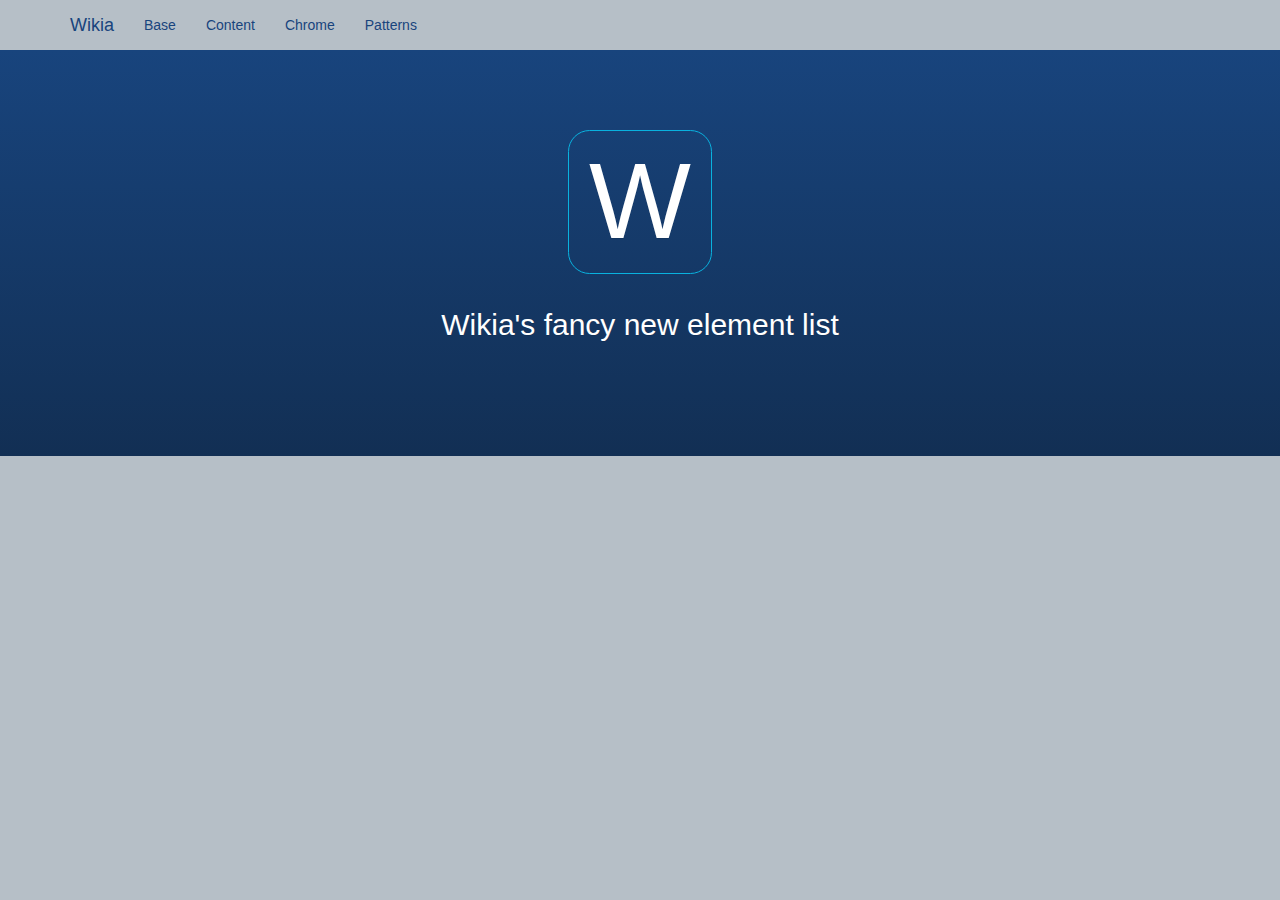
<file: index.html>
<!DOCTYPE html>
<html lang="en">
  <head>
    <!-- Meta, title, CSS, favicons, etc. -->
    <meta charset="utf-8">
<meta http-equiv="X-UA-Compatible" content="IE=edge">
<meta name="viewport" content="width=device-width, initial-scale=1">
<meta name="description" content="Bootstrap, a sleek, intuitive, and powerful mobile first front-end framework for faster and easier web development.">
<meta name="keywords" content="HTML, CSS, JS, JavaScript, framework, bootstrap, front-end, frontend, web development">
<meta name="author" content="Mark Otto, Jacob Thornton, and Bootstrap contributors">

<title>
  
    Wikia Bootstrap
  
</title>

<!-- Bootstrap core CSS -->
<link href="dist/css/bootstrap.min.css" rel="stylesheet">

<!-- Documentation extras -->
<link href="assets/css/docs.min.css" rel="stylesheet">
<!--[if lt IE 9]><script src="assets/js/ie8-responsive-file-warning.js"></script><![endif]-->

<!-- HTML5 shim and Respond.js IE8 support of HTML5 elements and media queries -->
<!--[if lt IE 9]>
  <script src="https://oss.maxcdn.com/libs/html5shiv/3.7.0/html5shiv.js"></script>
  <script src="https://oss.maxcdn.com/libs/respond.js/1.4.2/respond.min.js"></script>
<![endif]-->

<!-- Favicons -->
<link rel="apple-touch-icon-precomposed" sizes="144x144" href="assets/ico/apple-touch-icon-144-precomposed.png">
                               <link rel="shortcut icon" href="assets/ico/favicon.ico">

<script>
  var _gaq = _gaq || [];
  _gaq.push(['_setAccount', 'UA-146052-10']);
  _gaq.push(['_trackPageview']);
  (function() {
    var ga = document.createElement('script'); ga.async = true;
    ga.src = ('https:' == document.location.protocol ? 'https://ssl' : 'http://www') + '.google-analytics.com/ga.js';
    var s = document.getElementsByTagName('script')[0]; s.parentNode.insertBefore(ga, s);
  })();
</script>

  </head>
  <body class="bs-docs-home">
    <a class="sr-only" href="#content">Skip to main content</a>

    <!-- Docs master nav -->
    <header class="navbar navbar-static-top bs-docs-nav" role="banner" id="top">
  <div class="container">
    <div class="navbar-header">
      <button class="navbar-toggle" type="button" data-toggle="collapse" data-target=".bs-navbar-collapse">
        <span class="sr-only">Toggle navigation</span>
        <span class="icon-bar"></span>
        <span class="icon-bar"></span>
        <span class="icon-bar"></span>
      </button>
      <a href="index.html" class="navbar-brand">Wikia</a>
    </div>
    <nav class="collapse navbar-collapse bs-navbar-collapse" role="navigation">
      <ul class="nav navbar-nav">
        <li class="">
          <a href="base/index.html">Base</a>
        </li>
        <li>
          <a href="content/index.html">Content</a>
        </li>
        <li>
          <a href="chrome/index.html">Chrome</a>
        </li>
        <li>
          <a href="patterns/index.html">Patterns</a>
        </li>
      </ul>
    </nav>
  </div>
</header>


    <!-- Page content of course! -->
    <main class="bs-masthead" id="content" role="main">
  <div class="container">
    <span class="bs-booticon bs-booticon-lg bs-booticon-outline">W</span>
    <!-- <h1>Bootstrap</h1> -->
    <p class="lead">Wikia's fancy new element list</p>
   
</main>



<!-- Bootstrap core JavaScript
================================================== -->
<!-- Placed at the end of the document so the pages load faster -->
<script src="https://ajax.googleapis.com/ajax/libs/jquery/1.11.0/jquery.min.js"></script>
<script src="dist/js/bootstrap.min.js"></script>
<script src="assets/js/docs.min.js"></script>



<script>
  window.twttr = (function (d,s,id) {
    var t, js, fjs = d.getElementsByTagName(s)[0];
    if (d.getElementById(id)) return; js=d.createElement(s); js.id=id; js.async=1;
    js.src="https://platform.twitter.com/widgets.js"; fjs.parentNode.insertBefore(js, fjs);
    return window.twttr || (t = { _e: [], ready: function(f){ t._e.push(f) } });
  }(document, "script", "twitter-wjs"));
</script>

<!-- Analytics
================================================== -->
<script>
  var _gauges = _gauges || [];
  (function() {
    var t   = document.createElement('script');
    t.async = true;
    t.id    = 'gauges-tracker';
    t.setAttribute('data-site-id', '4f0dc9fef5a1f55508000013');
    t.src = '//secure.gaug.es/track.js';
    var s = document.getElementsByTagName('script')[0];
    s.parentNode.insertBefore(t, s);
  })();
</script>

  </body>
</html>
</file>
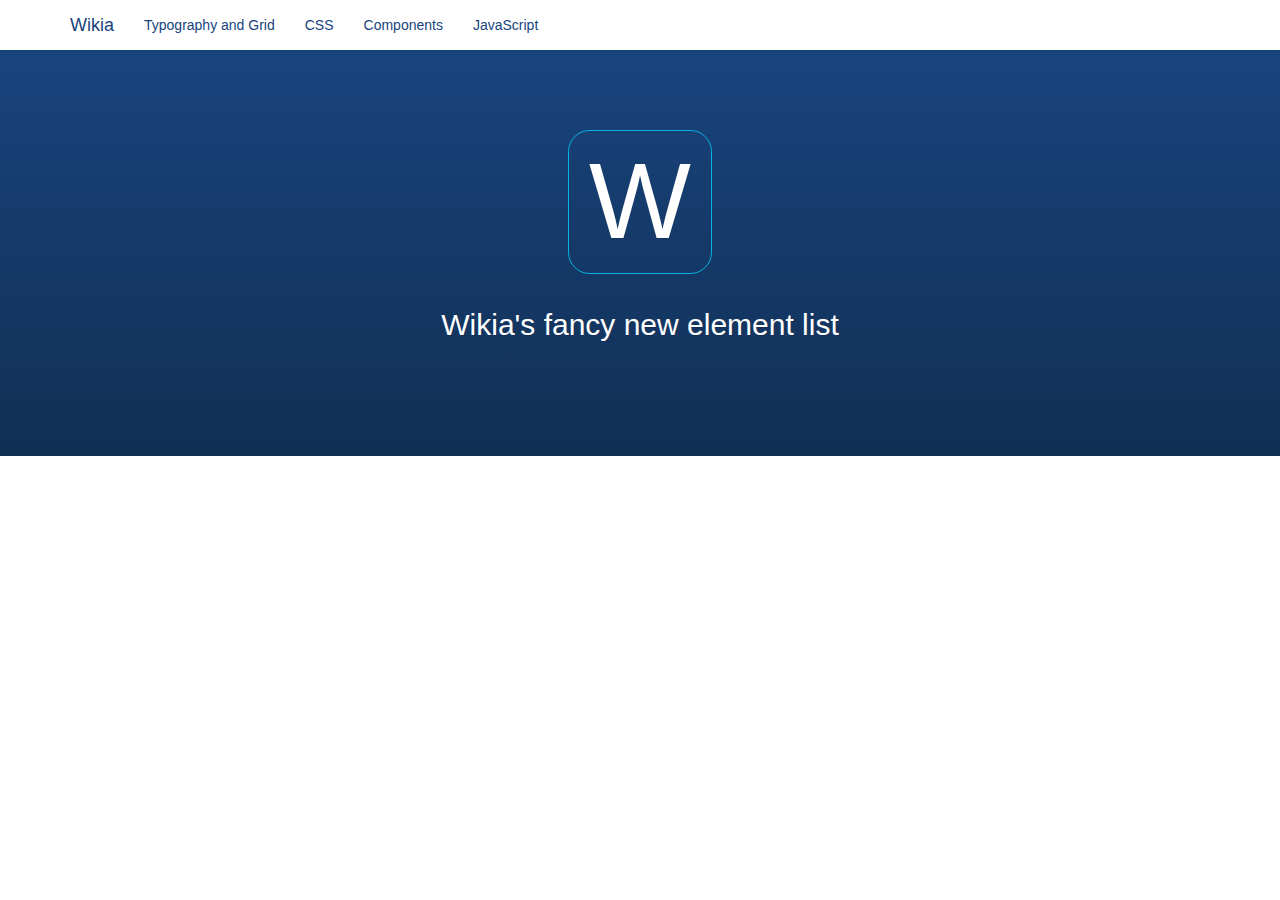
<file: _gh_pages/index.html>
<!DOCTYPE html>
<html lang="en">
  <head>
    <!-- Meta, title, CSS, favicons, etc. -->
    <meta charset="utf-8">
<meta http-equiv="X-UA-Compatible" content="IE=edge">
<meta name="viewport" content="width=device-width, initial-scale=1">
<meta name="description" content="Bootstrap, a sleek, intuitive, and powerful mobile first front-end framework for faster and easier web development.">
<meta name="keywords" content="HTML, CSS, JS, JavaScript, framework, bootstrap, front-end, frontend, web development">
<meta name="author" content="Mark Otto, Jacob Thornton, and Bootstrap contributors">

<title>
  
    Wikia Bootstrap
  
</title>

<!-- Bootstrap core CSS -->
<link href="dist/css/bootstrap.min.css" rel="stylesheet">

<!-- Documentation extras -->
<link href="assets/css/docs.min.css" rel="stylesheet">
<!--[if lt IE 9]><script src="assets/js/ie8-responsive-file-warning.js"></script><![endif]-->

<!-- HTML5 shim and Respond.js IE8 support of HTML5 elements and media queries -->
<!--[if lt IE 9]>
  <script src="https://oss.maxcdn.com/libs/html5shiv/3.7.0/html5shiv.js"></script>
  <script src="https://oss.maxcdn.com/libs/respond.js/1.4.2/respond.min.js"></script>
<![endif]-->

<!-- Favicons -->
<link rel="apple-touch-icon-precomposed" sizes="144x144" href="assets/ico/apple-touch-icon-144-precomposed.png">
                               <link rel="shortcut icon" href="assets/ico/favicon.ico">

<script>
  var _gaq = _gaq || [];
  _gaq.push(['_setAccount', 'UA-146052-10']);
  _gaq.push(['_trackPageview']);
  (function() {
    var ga = document.createElement('script'); ga.async = true;
    ga.src = ('https:' == document.location.protocol ? 'https://ssl' : 'http://www') + '.google-analytics.com/ga.js';
    var s = document.getElementsByTagName('script')[0]; s.parentNode.insertBefore(ga, s);
  })();
</script>

  </head>
  <body class="bs-docs-home">
    <a class="sr-only" href="#content">Skip to main content</a>

    <!-- Docs master nav -->
    <header class="navbar navbar-static-top bs-docs-nav" role="banner" id="top">
  <div class="container">
    <div class="navbar-header">
      <button class="navbar-toggle" type="button" data-toggle="collapse" data-target=".bs-navbar-collapse">
        <span class="sr-only">Toggle navigation</span>
        <span class="icon-bar"></span>
        <span class="icon-bar"></span>
        <span class="icon-bar"></span>
      </button>
      <a href="index.html" class="navbar-brand">Wikia</a>
    </div>
    <nav class="collapse navbar-collapse bs-navbar-collapse" role="navigation">
      <ul class="nav navbar-nav">
        <li class="">
          <a href="typography/index.html">Typography and Grid</a>
        </li>
        <li>
          <a href="css/index.html">CSS</a>
        </li>
        <li>
          <a href="components/index.html">Components</a>
        </li>
        <li>
          <a href="javascript/index.html">JavaScript</a>
        </li>
      </ul>
    </nav>
  </div>
</header>


    <!-- Page content of course! -->
    <main class="bs-masthead" id="content" role="main">
  <div class="container">
    <span class="bs-booticon bs-booticon-lg bs-booticon-outline">W</span>
    <!-- <h1>Bootstrap</h1> -->
    <p class="lead">Wikia's fancy new element list</p>
   
</main>



<!-- Bootstrap core JavaScript
================================================== -->
<!-- Placed at the end of the document so the pages load faster -->
<script src="https://ajax.googleapis.com/ajax/libs/jquery/1.11.0/jquery.min.js"></script>
<script src="dist/js/bootstrap.min.js"></script>
<script src="assets/js/docs.min.js"></script>



<script>
  window.twttr = (function (d,s,id) {
    var t, js, fjs = d.getElementsByTagName(s)[0];
    if (d.getElementById(id)) return; js=d.createElement(s); js.id=id; js.async=1;
    js.src="https://platform.twitter.com/widgets.js"; fjs.parentNode.insertBefore(js, fjs);
    return window.twttr || (t = { _e: [], ready: function(f){ t._e.push(f) } });
  }(document, "script", "twitter-wjs"));
</script>

<!-- Analytics
================================================== -->
<script>
  var _gauges = _gauges || [];
  (function() {
    var t   = document.createElement('script');
    t.async = true;
    t.id    = 'gauges-tracker';
    t.setAttribute('data-site-id', '4f0dc9fef5a1f55508000013');
    t.src = '//secure.gaug.es/track.js';
    var s = document.getElementsByTagName('script')[0];
    s.parentNode.insertBefore(t, s);
  })();
</script>

  </body>
</html>
</file>
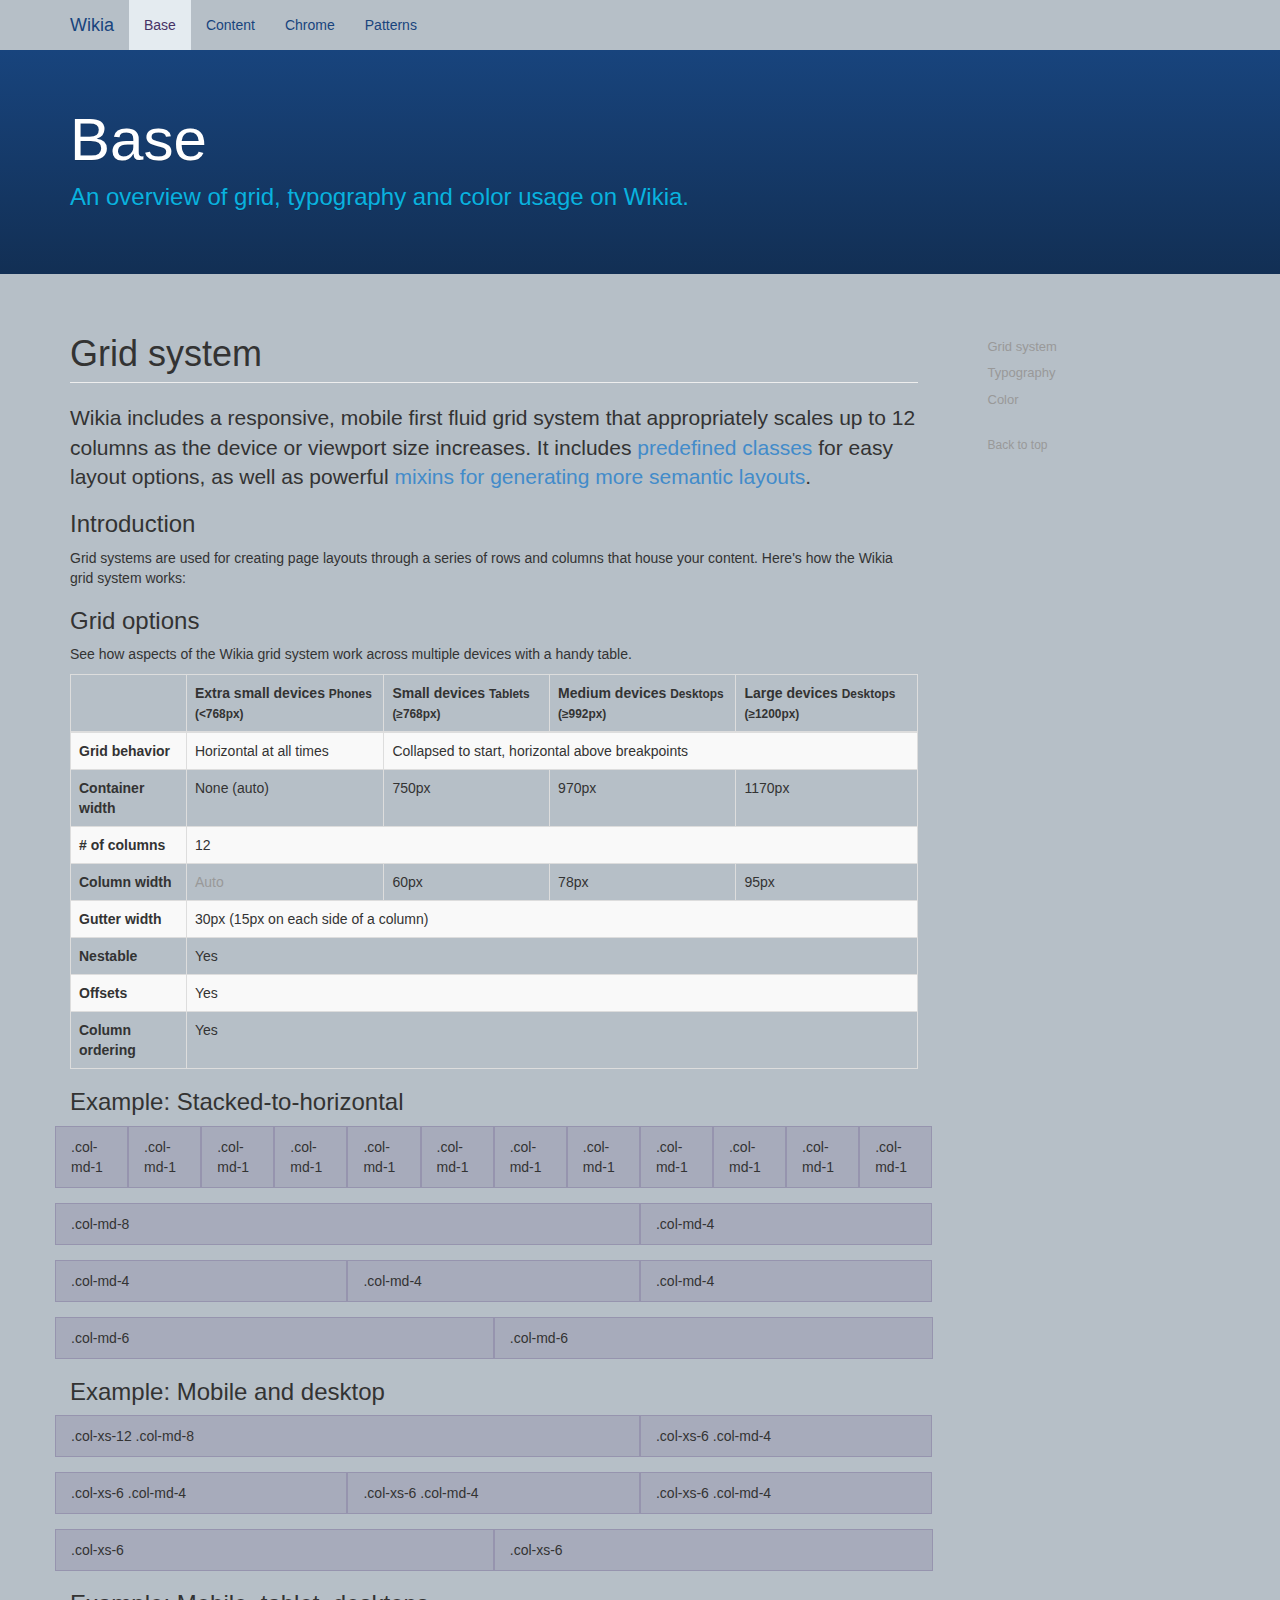
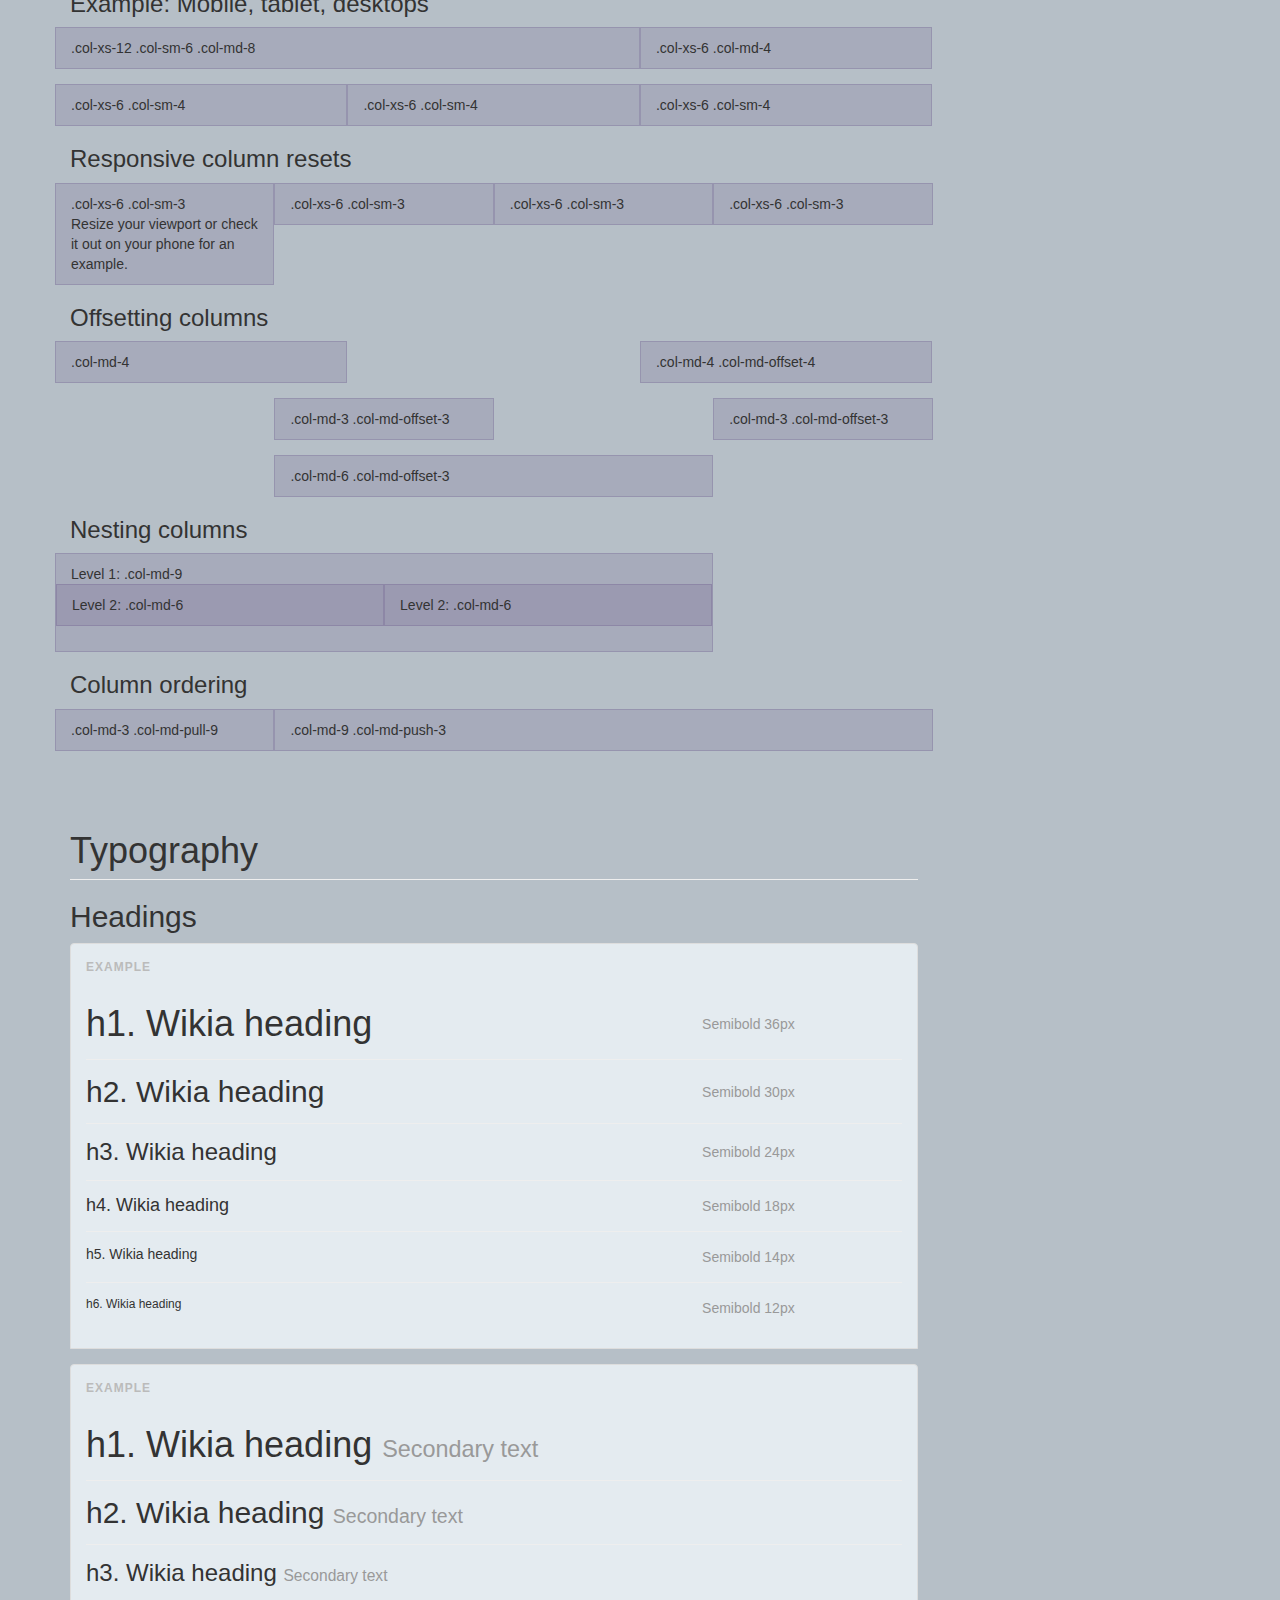
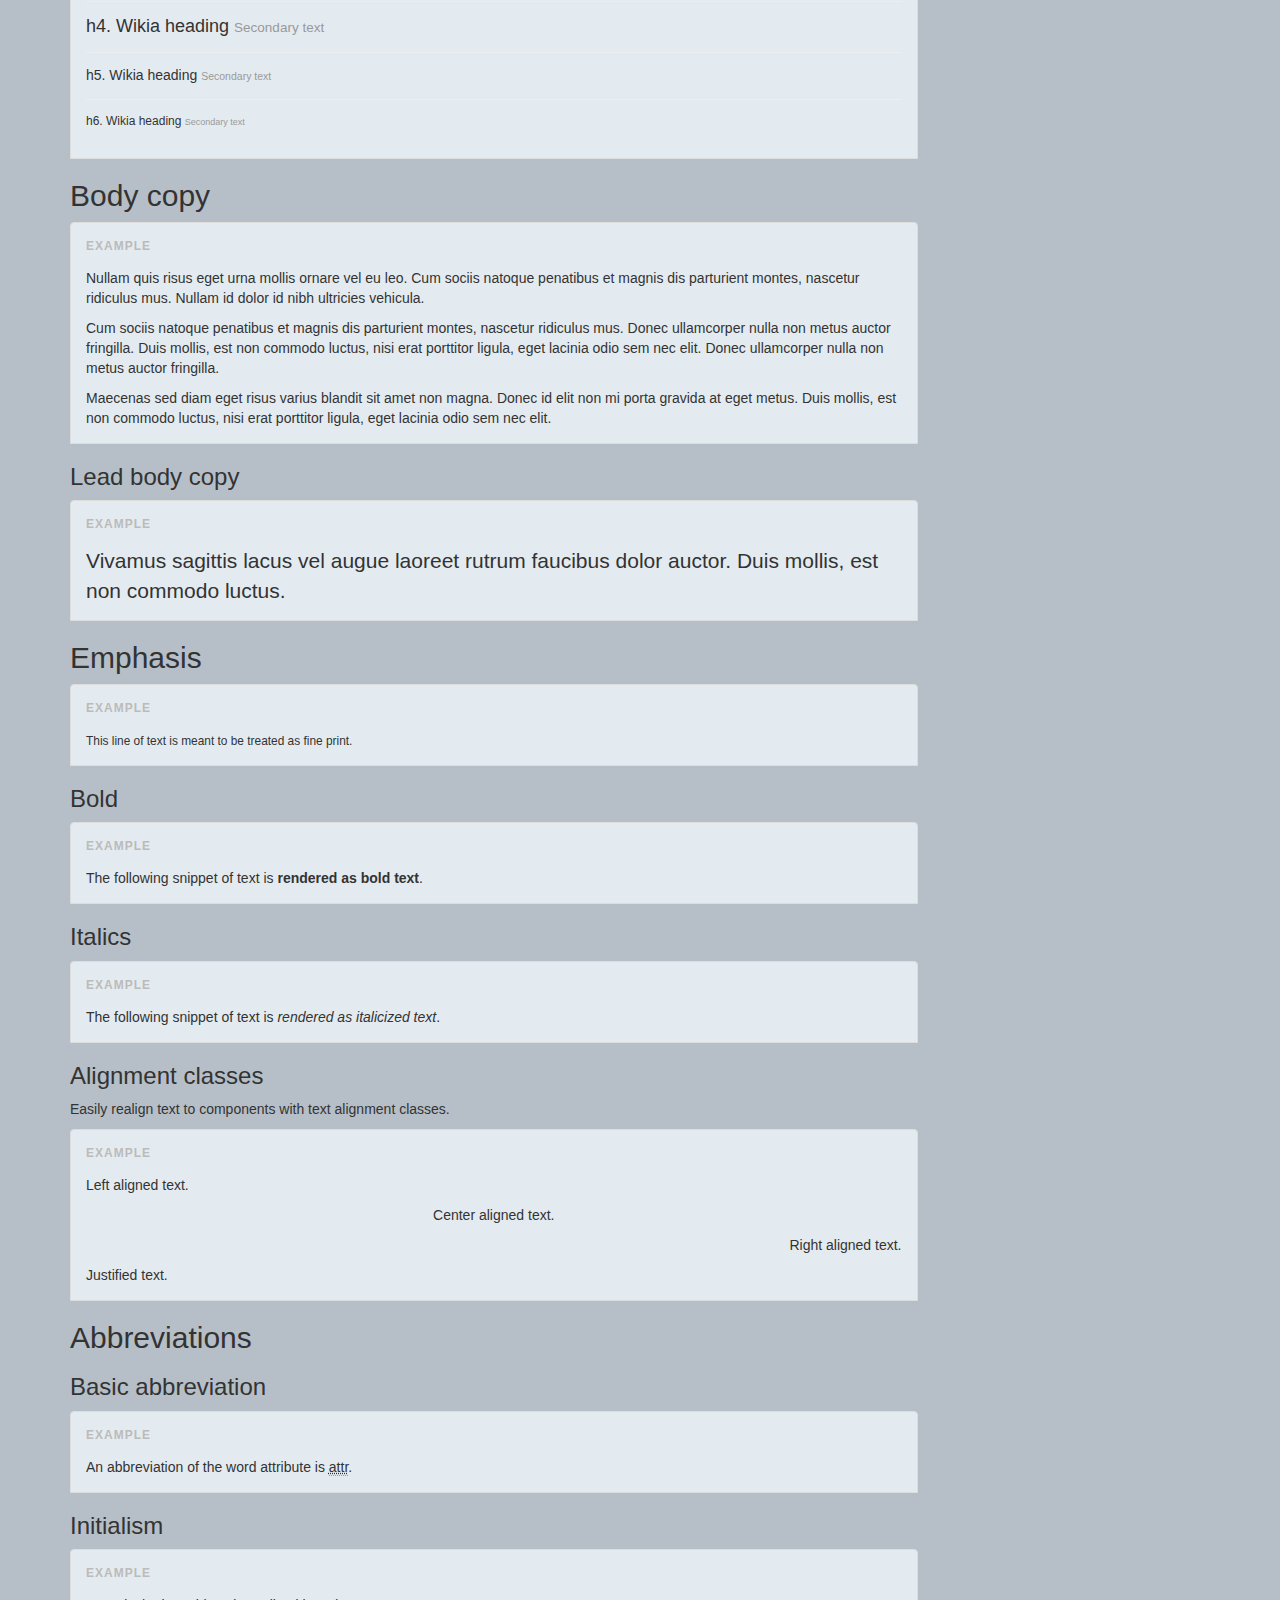
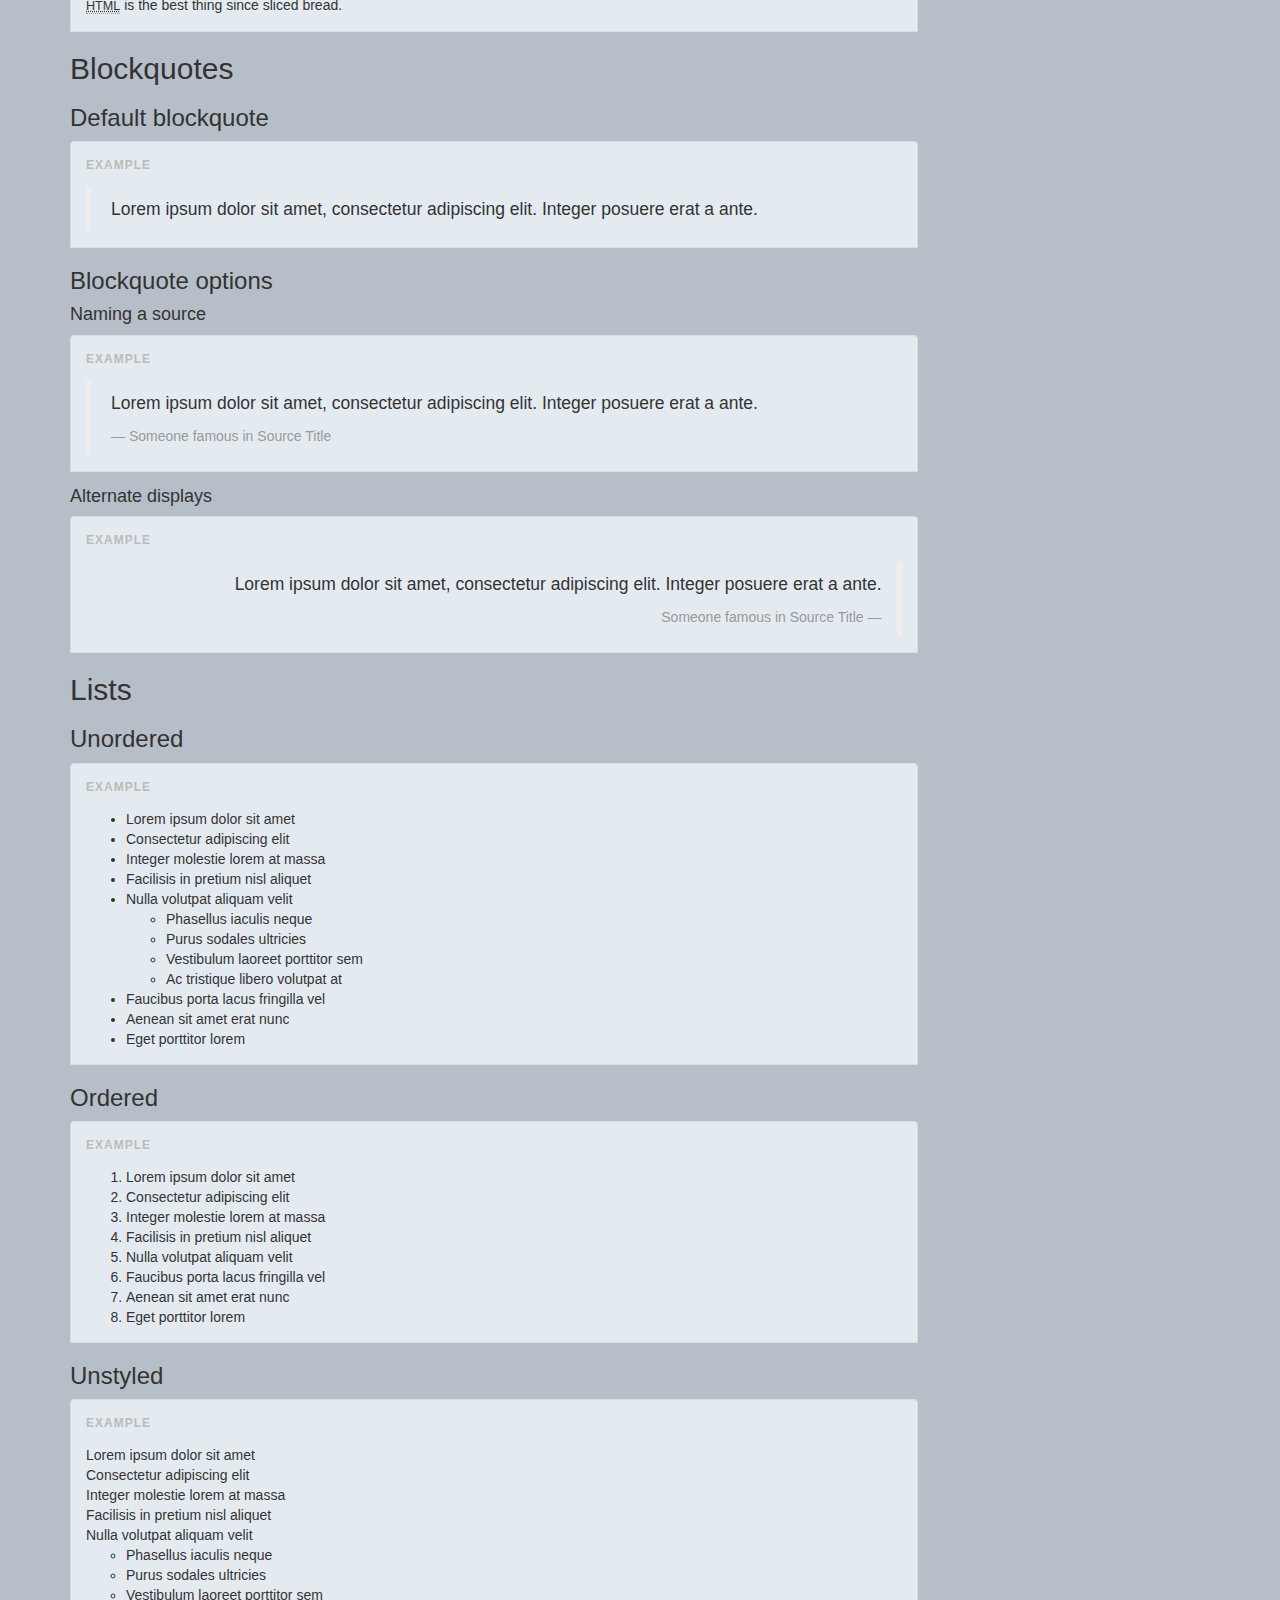
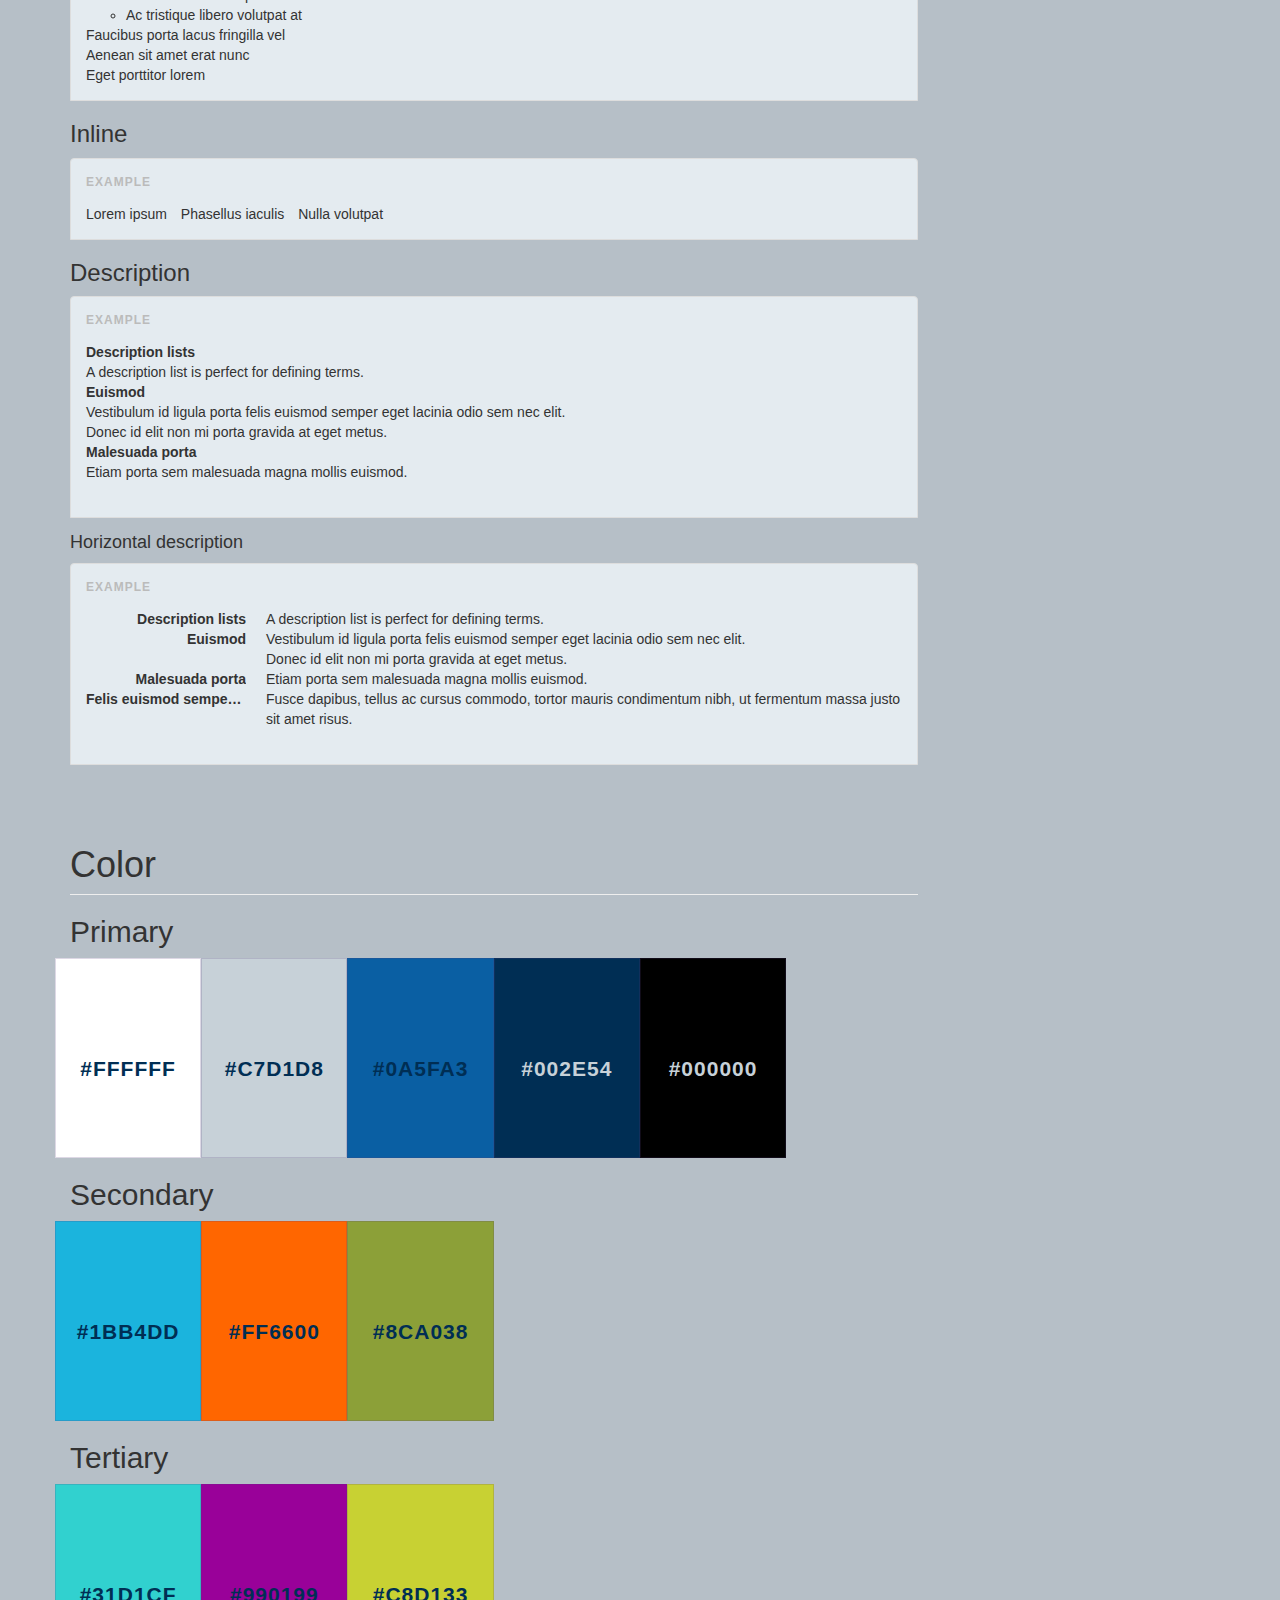
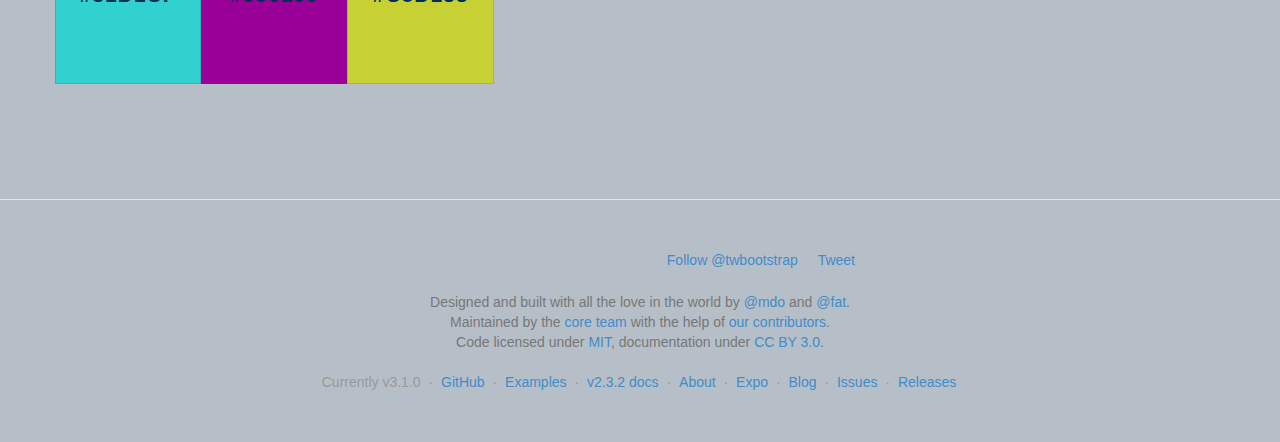
<file: base/index.html>
<!DOCTYPE html>
<html lang="en">
  <head>
    <!-- Meta, title, CSS, favicons, etc. -->
    <meta charset="utf-8">
<meta http-equiv="X-UA-Compatible" content="IE=edge">
<meta name="viewport" content="width=device-width, initial-scale=1">
<meta name="description" content="Bootstrap, a sleek, intuitive, and powerful mobile first front-end framework for faster and easier web development.">
<meta name="keywords" content="HTML, CSS, JS, JavaScript, framework, bootstrap, front-end, frontend, web development">
<meta name="author" content="Mark Otto, Jacob Thornton, and Wikia contributors">

<title>
    
    Base
  
</title>

<!-- Wikia core CSS -->
<link href="../dist/css/bootstrap.min.css" rel="stylesheet">

<!-- Documentation extras -->
<link href="../assets/css/docs.min.css" rel="stylesheet">
<!--[if lt IE 9]><script src="../assets/js/ie8-responsive-file-warning.js"></script><![endif]-->

<!-- HTML5 shim and Respond.js IE8 support of HTML5 elements and media queries -->
<!--[if lt IE 9]>
  <script src="https://oss.maxcdn.com/libs/html5shiv/3.7.0/html5shiv.js"></script>
  <script src="https://oss.maxcdn.com/libs/respond.js/1.4.2/respond.min.js"></script>
<![endif]-->

<!-- Favicons -->
<link rel="apple-touch-icon-precomposed" sizes="144x144" href="../assets/ico/apple-touch-icon-144-precomposed.png">
                               <link rel="shortcut icon" href="../assets/ico/favicon.ico">

<script>
  var _gaq = _gaq || [];
  _gaq.push(['_setAccount', 'UA-146052-10']);
  _gaq.push(['_trackPageview']);
  (function() {
    var ga = document.createElement('script'); ga.async = true;
    ga.src = ('https:' == document.location.protocol ? 'https://ssl' : 'http://www') + '.google-analytics.com/ga.js';
    var s = document.getElementsByTagName('script')[0]; s.parentNode.insertBefore(ga, s);
  })();
</script>

  </head>
  <body>
    <a class="sr-only" href="#content">Skip to main content</a>

    <!-- Docs master nav -->
    <header class="navbar navbar-static-top bs-docs-nav" role="banner" id="top">
  <div class="container">
    <div class="navbar-header">
      <button class="navbar-toggle" type="button" data-toggle="collapse" data-target=".bs-navbar-collapse">
        <span class="sr-only">Toggle navigation</span>
        <span class="icon-bar"></span>
        <span class="icon-bar"></span>
        <span class="icon-bar"></span>
      </button>
      <a href="../index.html" class="navbar-brand">Wikia</a>
    </div>
    <nav class="collapse navbar-collapse bs-navbar-collapse" role="navigation">
      <ul class="nav navbar-nav">
        <li class="active">
          <a href="../base/index.html">Base</a>
        </li>
        <li>
          <a href="../content/index.html">Content</a>
        </li>
        <li>
          <a href="../chrome/index.html">Chrome</a>
        </li>
        <li>
          <a href="../patterns/index.html">Patterns</a>
        </li>
      </ul>
    </nav>
  </div>
</header>


    <!-- Docs page layout -->
    <div class="bs-header" id="content">
      <div class="container">
        <h1>Base</h1>
        <p>An overview of grid, typography and color usage on Wikia.</p>
       
      </div>
    </div>

    <div class="container bs-docs-container">

      <div class="row">
        <div class="col-md-9" role="main">
     


<!-- Grid system
================================================== -->
<div class="bs-docs-section">
  <h1 id="grid" class="page-header">Grid system</h1>

  <p class="lead">Wikia includes a responsive, mobile first fluid grid system that appropriately scales up to 12 columns as the device or viewport size increases. It includes <a href="#grid-example-basic">predefined classes</a> for easy layout options, as well as powerful <a href="#grid-less">mixins for generating more semantic layouts</a>.</p>

  <h3 id="grid-intro">Introduction</h3>
  <p>Grid systems are used for creating page layouts through a series of rows and columns that house your content. Here's how the Wikia grid system works:</p>



  <h3 id="grid-options">Grid options</h3>
  <p>See how aspects of the Wikia grid system work across multiple devices with a handy table.</p>
  <div class="table-responsive">
    <table class="table table-bordered table-striped">
      <thead>
        <tr>
          <th></th>
          <th>
            Extra small devices
            <small>Phones (&lt;768px)</small>
          </th>
          <th>
            Small devices
            <small>Tablets (&ge;768px)</small>
          </th>
          <th>
            Medium devices
            <small>Desktops (&ge;992px)</small>
          </th>
          <th>
            Large devices
            <small>Desktops (&ge;1200px)</small>
          </th>
        </tr>
      </thead>
      <tbody>
        <tr>
          <th>Grid behavior</th>
          <td>Horizontal at all times</td>
          <td colspan="3">Collapsed to start, horizontal above breakpoints</td>
        </tr>
        <tr>
          <th>Container width</th>
          <td>None (auto)</td>
          <td>750px</td>
          <td>970px</td>
          <td>1170px</td>
        </tr>
        <tr>
          <th># of columns</th>
          <td colspan="4">12</td>
        </tr>
        <tr>
          <th>Column width</th>
          <td class="text-muted">Auto</td>
          <td>60px</td>
          <td>78px</td>
          <td>95px</td>
        </tr>
        <tr>
          <th>Gutter width</th>
          <td colspan="4">30px (15px on each side of a column)</td>
        </tr>
        <tr>
          <th>Nestable</th>
          <td colspan="4">Yes</td>
        </tr>
        <tr>
          <th>Offsets</th>
          <td colspan="4">Yes</td>
        </tr>
        <tr>
          <th>Column ordering</th>
          <td colspan="4">Yes</td>
        </tr>
      </tbody>
    </table>
  </div>
  
  <h3 id="grid-example-basic">Example: Stacked-to-horizontal</h3>
  <div class="bs-docs-grid">
    <div class="row show-grid">
      <div class="col-md-1">.col-md-1</div>
      <div class="col-md-1">.col-md-1</div>
      <div class="col-md-1">.col-md-1</div>
      <div class="col-md-1">.col-md-1</div>
      <div class="col-md-1">.col-md-1</div>
      <div class="col-md-1">.col-md-1</div>
      <div class="col-md-1">.col-md-1</div>
      <div class="col-md-1">.col-md-1</div>
      <div class="col-md-1">.col-md-1</div>
      <div class="col-md-1">.col-md-1</div>
      <div class="col-md-1">.col-md-1</div>
      <div class="col-md-1">.col-md-1</div>
    </div>
    <div class="row show-grid">
      <div class="col-md-8">.col-md-8</div>
      <div class="col-md-4">.col-md-4</div>
    </div>
    <div class="row show-grid">
      <div class="col-md-4">.col-md-4</div>
      <div class="col-md-4">.col-md-4</div>
      <div class="col-md-4">.col-md-4</div>
    </div>
    <div class="row show-grid">
      <div class="col-md-6">.col-md-6</div>
      <div class="col-md-6">.col-md-6</div>
    </div>
  </div>

  <h3 id="grid-example-mixed">Example: Mobile and desktop</h3>
  <div class="bs-docs-grid">
    <div class="row show-grid">
      <div class="col-xs-12 col-md-8">.col-xs-12 .col-md-8</div>
      <div class="col-xs-6 col-md-4">.col-xs-6 .col-md-4</div>
    </div>
    <div class="row show-grid">
      <div class="col-xs-6 col-md-4">.col-xs-6 .col-md-4</div>
      <div class="col-xs-6 col-md-4">.col-xs-6 .col-md-4</div>
      <div class="col-xs-6 col-md-4">.col-xs-6 .col-md-4</div>
    </div>
    <div class="row show-grid">
      <div class="col-xs-6">.col-xs-6</div>
      <div class="col-xs-6">.col-xs-6</div>
    </div>
  </div>


  <h3 id="grid-example-mixed-complete">Example: Mobile, tablet, desktops</h3>
  <div class="bs-docs-grid">
    <div class="row show-grid">
      <div class="col-xs-12 col-sm-6 col-md-8">.col-xs-12 .col-sm-6 .col-md-8</div>
      <div class="col-xs-6 col-md-4">.col-xs-6 .col-md-4</div>
    </div>
    <div class="row show-grid">
      <div class="col-xs-6 col-sm-4">.col-xs-6 .col-sm-4</div>
      <div class="col-xs-6 col-sm-4">.col-xs-6 .col-sm-4</div>
      <!-- Optional: clear the XS cols if their content doesn't match in height -->
      <div class="clearfix visible-xs"></div>
      <div class="col-xs-6 col-sm-4">.col-xs-6 .col-sm-4</div>
    </div>
  </div>


  <h3 id="grid-responsive-resets">Responsive column resets</h3>
  <div class="bs-docs-grid">
    <div class="row show-grid">
      <div class="col-xs-6 col-sm-3">
        .col-xs-6 .col-sm-3
        <br>
        Resize your viewport or check it out on your phone for an example.
      </div>
      <div class="col-xs-6 col-sm-3">.col-xs-6 .col-sm-3</div>

      <!-- Add the extra clearfix for only the required viewport -->
      <div class="clearfix visible-xs"></div>

      <div class="col-xs-6 col-sm-3">.col-xs-6 .col-sm-3</div>
      <div class="col-xs-6 col-sm-3">.col-xs-6 .col-sm-3</div>
    </div>
  </div>



  <h3 id="grid-offsetting">Offsetting columns</h3>
  <div class="bs-docs-grid">
    <div class="row show-grid">
      <div class="col-md-4">.col-md-4</div>
      <div class="col-md-4 col-md-offset-4">.col-md-4 .col-md-offset-4</div>
    </div>
    <div class="row show-grid">
      <div class="col-md-3 col-md-offset-3">.col-md-3 .col-md-offset-3</div>
      <div class="col-md-3 col-md-offset-3">.col-md-3 .col-md-offset-3</div>
    </div>
    <div class="row show-grid">
      <div class="col-md-6 col-md-offset-3">.col-md-6 .col-md-offset-3</div>
    </div>
  </div>



  <h3 id="grid-nesting">Nesting columns</h3>
  <div class="row show-grid">
    <div class="col-md-9">
      Level 1: .col-md-9
      <div class="row show-grid">
        <div class="col-md-6">
          Level 2: .col-md-6
        </div>
        <div class="col-md-6">
          Level 2: .col-md-6
        </div>
      </div>
    </div>
  </div>


  <h3 id="grid-column-ordering">Column ordering</h3>
  <div class="row show-grid">
    <div class="col-md-9 col-md-push-3">.col-md-9 .col-md-push-3</div>
    <div class="col-md-3 col-md-pull-9">.col-md-3 .col-md-pull-9</div>
  </div>


</div>



<!-- Typography
================================================== -->
<div class="bs-docs-section">
  <h1 id="type" class="page-header">Typography</h1>

  <!-- Headings -->
  <h2 id="type-headings">Headings</h2>
  <div class="bs-example bs-example-type">
    <table class="table">
      <tbody>
        <tr>
          <td><h1>h1. Wikia heading</h1></td>
          <td class="type-info">Semibold 36px</td>
        </tr>
        <tr>
          <td><h2>h2. Wikia heading</h2></td>
          <td class="type-info">Semibold 30px</td>
        </tr>
        <tr>
          <td><h3>h3. Wikia heading</h3></td>
          <td class="type-info">Semibold 24px</td>
        </tr>
        <tr>
          <td><h4>h4. Wikia heading</h4></td>
          <td class="type-info">Semibold 18px</td>
        </tr>
        <tr>
          <td><h5>h5. Wikia heading</h5></td>
          <td class="type-info">Semibold 14px</td>
        </tr>
        <tr>
          <td><h6>h6. Wikia heading</h6></td>
          <td class="type-info">Semibold 12px</td>
        </tr>
      </tbody>
    </table>
  </div>


  <div class="bs-example bs-example-type">
    <table class="table">
      <tbody>
        <tr>
          <td><h1>h1. Wikia heading <small>Secondary text</small></h1></td>
        </tr>
        <tr>
          <td><h2>h2. Wikia heading <small>Secondary text</small></h2></td>
        </tr>
        <tr>
          <td><h3>h3. Wikia heading <small>Secondary text</small></h3></td>
        </tr>
        <tr>
          <td><h4>h4. Wikia heading <small>Secondary text</small></h4></td>
        </tr>
        <tr>
          <td><h5>h5. Wikia heading <small>Secondary text</small></h5></td>
        </tr>
        <tr>
          <td><h6>h6. Wikia heading <small>Secondary text</small></h6></td>
        </tr>
      </tbody>
    </table>
  </div>



  <!-- Body copy -->
  <h2 id="type-body-copy">Body copy</h2>
  <div class="bs-example">
    <p>Nullam quis risus eget urna mollis ornare vel eu leo. Cum sociis natoque penatibus et magnis dis parturient montes, nascetur ridiculus mus. Nullam id dolor id nibh ultricies vehicula.</p>
    <p>Cum sociis natoque penatibus et magnis dis parturient montes, nascetur ridiculus mus. Donec ullamcorper nulla non metus auctor fringilla. Duis mollis, est non commodo luctus, nisi erat porttitor ligula, eget lacinia odio sem nec elit. Donec ullamcorper nulla non metus auctor fringilla.</p>
    <p>Maecenas sed diam eget risus varius blandit sit amet non magna. Donec id elit non mi porta gravida at eget metus. Duis mollis, est non commodo luctus, nisi erat porttitor ligula, eget lacinia odio sem nec elit.</p>
  </div>


  <!-- Body copy .lead -->
  <h3>Lead body copy</h3>
  <div class="bs-example">
    <p class="lead">Vivamus sagittis lacus vel augue laoreet rutrum faucibus dolor auctor. Duis mollis, est non commodo luctus.</p>
  </div>

  <!-- Emphasis -->
  <h2 id="type-emphasis">Emphasis</h2>

  
  <div class="bs-example">
    <p><small>This line of text is meant to be treated as fine print.</small></p>
  </div>


  <h3>Bold</h3>
  <div class="bs-example">
    <p>The following snippet of text is <strong>rendered as bold text</strong>.</p>
  </div>


  <h3>Italics</h3>
  <div class="bs-example">
    <p>The following snippet of text is <em>rendered as italicized text</em>.</p>
  </div>



  <h3>Alignment classes</h3>
  <p>Easily realign text to components with text alignment classes.</p>
  <div class="bs-example">
    <p class="text-left">Left aligned text.</p>
    <p class="text-center">Center aligned text.</p>
    <p class="text-right">Right aligned text.</p>
    <p class="text-justify">Justified text.</p>
  </div>


  <!-- Abbreviations -->
  <h2 id="type-abbreviations">Abbreviations</h2>

  <h3>Basic abbreviation</h3>
  <div class="bs-example">
    <p>An abbreviation of the word attribute is <abbr title="attribute">attr</abbr>.</p>
  </div>


  <h3>Initialism</h3>
  <div class="bs-example">
    <p><abbr title="HyperText Markup Language" class="initialism">HTML</abbr> is the best thing since sliced bread.</p>
  </div>





  <!-- Blockquotes -->
  <h2 id="type-blockquotes">Blockquotes</h2>

  <h3>Default blockquote</h3>
  <div class="bs-example">
    <blockquote>
      <p>Lorem ipsum dolor sit amet, consectetur adipiscing elit. Integer posuere erat a ante.</p>
    </blockquote>
  </div>


  <h3>Blockquote options</h3>

  <h4>Naming a source</h4>
  <div class="bs-example">
    <blockquote>
      <p>Lorem ipsum dolor sit amet, consectetur adipiscing elit. Integer posuere erat a ante.</p>
      <footer>Someone famous in <cite title="Source Title">Source Title</cite></footer>
    </blockquote>
  </div>


  <h4>Alternate displays</h4>
  <div class="bs-example" style="overflow: hidden;">
    <blockquote class="blockquote-reverse">
      <p>Lorem ipsum dolor sit amet, consectetur adipiscing elit. Integer posuere erat a ante.</p>
      <footer>Someone famous in <cite title="Source Title">Source Title</cite></footer>
    </blockquote>
  </div>



  <!-- Lists -->
  <h2 id="type-lists">Lists</h2>

  <h3>Unordered</h3>
  <div class="bs-example">
    <ul>
      <li>Lorem ipsum dolor sit amet</li>
      <li>Consectetur adipiscing elit</li>
      <li>Integer molestie lorem at massa</li>
      <li>Facilisis in pretium nisl aliquet</li>
      <li>Nulla volutpat aliquam velit
        <ul>
          <li>Phasellus iaculis neque</li>
          <li>Purus sodales ultricies</li>
          <li>Vestibulum laoreet porttitor sem</li>
          <li>Ac tristique libero volutpat at</li>
        </ul>
      </li>
      <li>Faucibus porta lacus fringilla vel</li>
      <li>Aenean sit amet erat nunc</li>
      <li>Eget porttitor lorem</li>
    </ul>
  </div>


  <h3>Ordered</h3>
  <div class="bs-example">
    <ol>
      <li>Lorem ipsum dolor sit amet</li>
      <li>Consectetur adipiscing elit</li>
      <li>Integer molestie lorem at massa</li>
      <li>Facilisis in pretium nisl aliquet</li>
      <li>Nulla volutpat aliquam velit</li>
      <li>Faucibus porta lacus fringilla vel</li>
      <li>Aenean sit amet erat nunc</li>
      <li>Eget porttitor lorem</li>
    </ol>
  </div>

  <h3>Unstyled</h3>
  <div class="bs-example">
    <ul class="list-unstyled">
      <li>Lorem ipsum dolor sit amet</li>
      <li>Consectetur adipiscing elit</li>
      <li>Integer molestie lorem at massa</li>
      <li>Facilisis in pretium nisl aliquet</li>
      <li>Nulla volutpat aliquam velit
        <ul>
          <li>Phasellus iaculis neque</li>
          <li>Purus sodales ultricies</li>
          <li>Vestibulum laoreet porttitor sem</li>
          <li>Ac tristique libero volutpat at</li>
        </ul>
      </li>
      <li>Faucibus porta lacus fringilla vel</li>
      <li>Aenean sit amet erat nunc</li>
      <li>Eget porttitor lorem</li>
    </ul>
  </div>


  <h3>Inline</h3>
  <div class="bs-example">
    <ul class="list-inline">
      <li>Lorem ipsum</li>
      <li>Phasellus iaculis</li>
      <li>Nulla volutpat</li>
    </ul>
  </div>


  <h3>Description</h3>
  <div class="bs-example">
    <dl>
      <dt>Description lists</dt>
      <dd>A description list is perfect for defining terms.</dd>
      <dt>Euismod</dt>
      <dd>Vestibulum id ligula porta felis euismod semper eget lacinia odio sem nec elit.</dd>
      <dd>Donec id elit non mi porta gravida at eget metus.</dd>
      <dt>Malesuada porta</dt>
      <dd>Etiam porta sem malesuada magna mollis euismod.</dd>
    </dl>
  </div>


  <h4>Horizontal description</h4>
  <div class="bs-example">
    <dl class="dl-horizontal">
      <dt>Description lists</dt>
      <dd>A description list is perfect for defining terms.</dd>
      <dt>Euismod</dt>
      <dd>Vestibulum id ligula porta felis euismod semper eget lacinia odio sem nec elit.</dd>
      <dd>Donec id elit non mi porta gravida at eget metus.</dd>
      <dt>Malesuada porta</dt>
      <dd>Etiam porta sem malesuada magna mollis euismod.</dd>
      <dt>Felis euismod semper eget lacinia</dt>
      <dd>Fusce dapibus, tellus ac cursus commodo, tortor mauris condimentum nibh, ut fermentum massa justo sit amet risus.</dd>
    </dl>
  </div>


</div>

<!-- Color
================================================== -->
<div class="bs-docs-section">
  <h1 id="color" class="page-header">Color </h1>

    <h2 id="color-primary">Primary</h2>
    <div class="colors-grid">
      <div class="row show-grid">
        <div class="col-md-2" style="background:#FFFFFF">#FFFFFF</div>
        <div class="col-md-2" style="background:#C7D1D8">#C7D1D8</div>
        <div class="col-md-2" style="background:#0A5FA3">#0A5FA3</div>
        <div class="col-md-2" style="background:#002E54;color:#C7D1D8;">#002E54</div>
        <div class="col-md-2" style="background:#000000;color:#C7D1D8;">#000000</div>
      </div>
    </div>
    <h2 id="color-secondary">Secondary</h2>
    <div class="colors-grid">
      <div class="row show-grid">
        <div class="col-md-2" style="background:#1bb4dd">#1bb4dd</div>
        <div class="col-md-2" style="background:#FF6600">#FF6600</div>
        <div class="col-md-2" style="background:#8CA038">#8CA038</div>
      </div>
    </div>
    <h2 id="color-tertiary">Tertiary</h2>
    <div class="colors-grid">
      <div class="row show-grid">
        <div class="col-md-2" style="background:#31d1cf">#31d1cf</div>
        <div class="col-md-2" style="background:#990199">#990199</div>
        <div class="col-md-2" style="background:#c8d133">#c8d133</div>
      </div>
    </div>


</div>



        </div>






        <div class="col-md-3">
          <div class="bs-sidebar hidden-print" role="complementary">
            <ul class="nav bs-sidenav">
              
              <li>
                <a href="#grid">Grid system</a>
                <!-- <ul class="nav">
                  <li><a href="#"></a></li>
                </ul> -->
              </li>
              <li>
                <a href="#type">Typography</a>
                <!-- <ul class="nav">
                  <li><a href="#"></a></li>
                </ul> -->
              </li>
              <li>
                <a href="#color">Color</a>
                <!-- <ul class="nav">
                  <li><a href="#"></a></li>
                </ul> -->
              </li>
            </ul>
            <a class="back-to-top" href="#top">
              Back to top
            </a>
          </div>
        </div>
      </div>

    </div>

    <!-- Footer
================================================== -->
<footer class="bs-footer" role="contentinfo">
  <div class="container">
    <div class="bs-social">
  <ul class="bs-social-buttons">
    <li>
      <iframe class="github-btn" src="http://ghbtns.com/github-btn.html?user=twbs&amp;repo=bootstrap&amp;type=watch&amp;count=true" width="100" height="20" title="Star on GitHub"></iframe>
    </li>
    <li>
      <iframe class="github-btn" src="http://ghbtns.com/github-btn.html?user=twbs&amp;repo=bootstrap&amp;type=fork&amp;count=true" width="102" height="20" title="Fork on GitHub"></iframe>
    </li>
    <li class="follow-btn">
      <a href="https://twitter.com/twbootstrap" class="twitter-follow-button" data-link-color="#0069D6" data-show-count="true">Follow @twbootstrap</a>
    </li>
    <li class="tweet-btn">
      <a href="https://twitter.com/share" class="twitter-share-button" data-url="http://getbootstrap.com/" data-count="horizontal" data-via="twbootstrap" data-related="mdo:Creator of Bootstrap">Tweet</a>
    </li>
  </ul>
</div>


    <p>Designed and built with all the love in the world by <a href="http://twitter.com/mdo" target="_blank">@mdo</a> and <a href="http://twitter.com/fat" target="_blank">@fat</a>.</p>
    <p>Maintained by the <a href="https://github.com/twbs?tab=members">core team</a> with the help of <a href="https://github.com/twbs/bootstrap/graphs/contributors">our contributors</a>.</p>
    <p>Code licensed under <a href="https://github.com/twbs/bootstrap/blob/master/LICENSE" target="_blank">MIT</a>, documentation under <a href="http://creativecommons.org/licenses/by/3.0/">CC BY 3.0</a>.</p>
    <ul class="footer-links muted">
      <li>Currently v3.1.0</li>
      <li>&middot;</li>
      <li><a href="https://github.com/twbs/bootstrap">GitHub</a></li>
      <li>&middot;</li>
      <li><a href="../getting-started/#examples">Examples</a></li>
      <li>&middot;</li>
      <li><a href="../2.3.2/">v2.3.2 docs</a></li>
      <li>&middot;</li>
      <li><a href="../about/">About</a></li>
      <li>&middot;</li>
      <li><a href="http://expo.getbootstrap.com">Expo</a></li>
      <li>&middot;</li>
      <li><a href="http://blog.getbootstrap.com">Blog</a></li>
      <li>&middot;</li>
      <li><a href="https://github.com/twbs/bootstrap/issues?state=open">Issues</a></li>
      <li>&middot;</li>
      <li><a href="https://github.com/twbs/bootstrap/releases">Releases</a></li>
    </ul>
  </div>
</footer>

<!-- Wikia core JavaScript
================================================== -->
<!-- Placed at the end of the document so the pages load faster -->
<script src="https://ajax.googleapis.com/ajax/libs/jquery/1.11.0/jquery.min.js"></script>
<script src="../dist/js/bootstrap.min.js"></script>
<script src="../assets/js/docs.min.js"></script>



<script>
  window.twttr = (function (d,s,id) {
    var t, js, fjs = d.getElementsByTagName(s)[0];
    if (d.getElementById(id)) return; js=d.createElement(s); js.id=id; js.async=1;
    js.src="https://platform.twitter.com/widgets.js"; fjs.parentNode.insertBefore(js, fjs);
    return window.twttr || (t = { _e: [], ready: function(f){ t._e.push(f) } });
  }(document, "script", "twitter-wjs"));
</script>

<!-- Analytics
================================================== -->
<script>
  var _gauges = _gauges || [];
  (function() {
    var t   = document.createElement('script');
    t.async = true;
    t.id    = 'gauges-tracker';
    t.setAttribute('data-site-id', '4f0dc9fef5a1f55508000013');
    t.src = '//secure.gaug.es/track.js';
    var s = document.getElementsByTagName('script')[0];
    s.parentNode.insertBefore(t, s);
  })();
</script>

  </body>
</html>
</file>
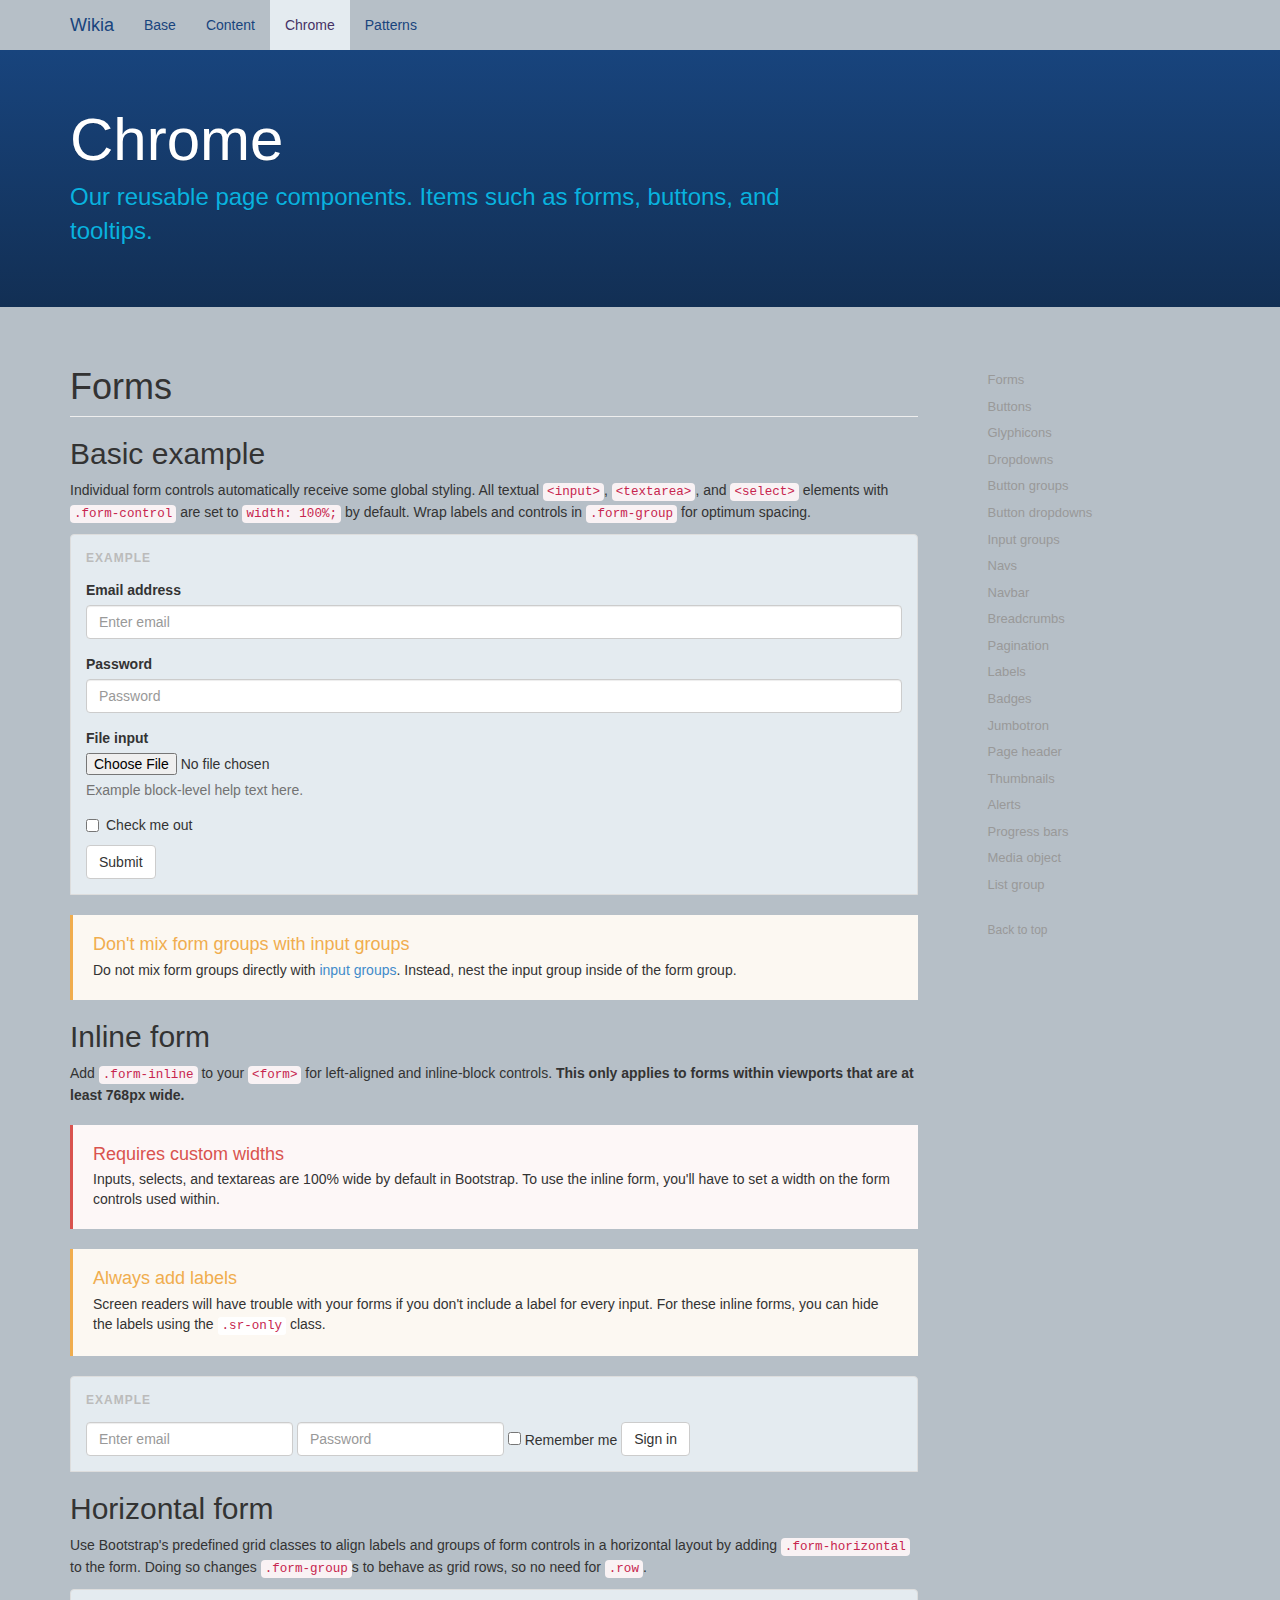
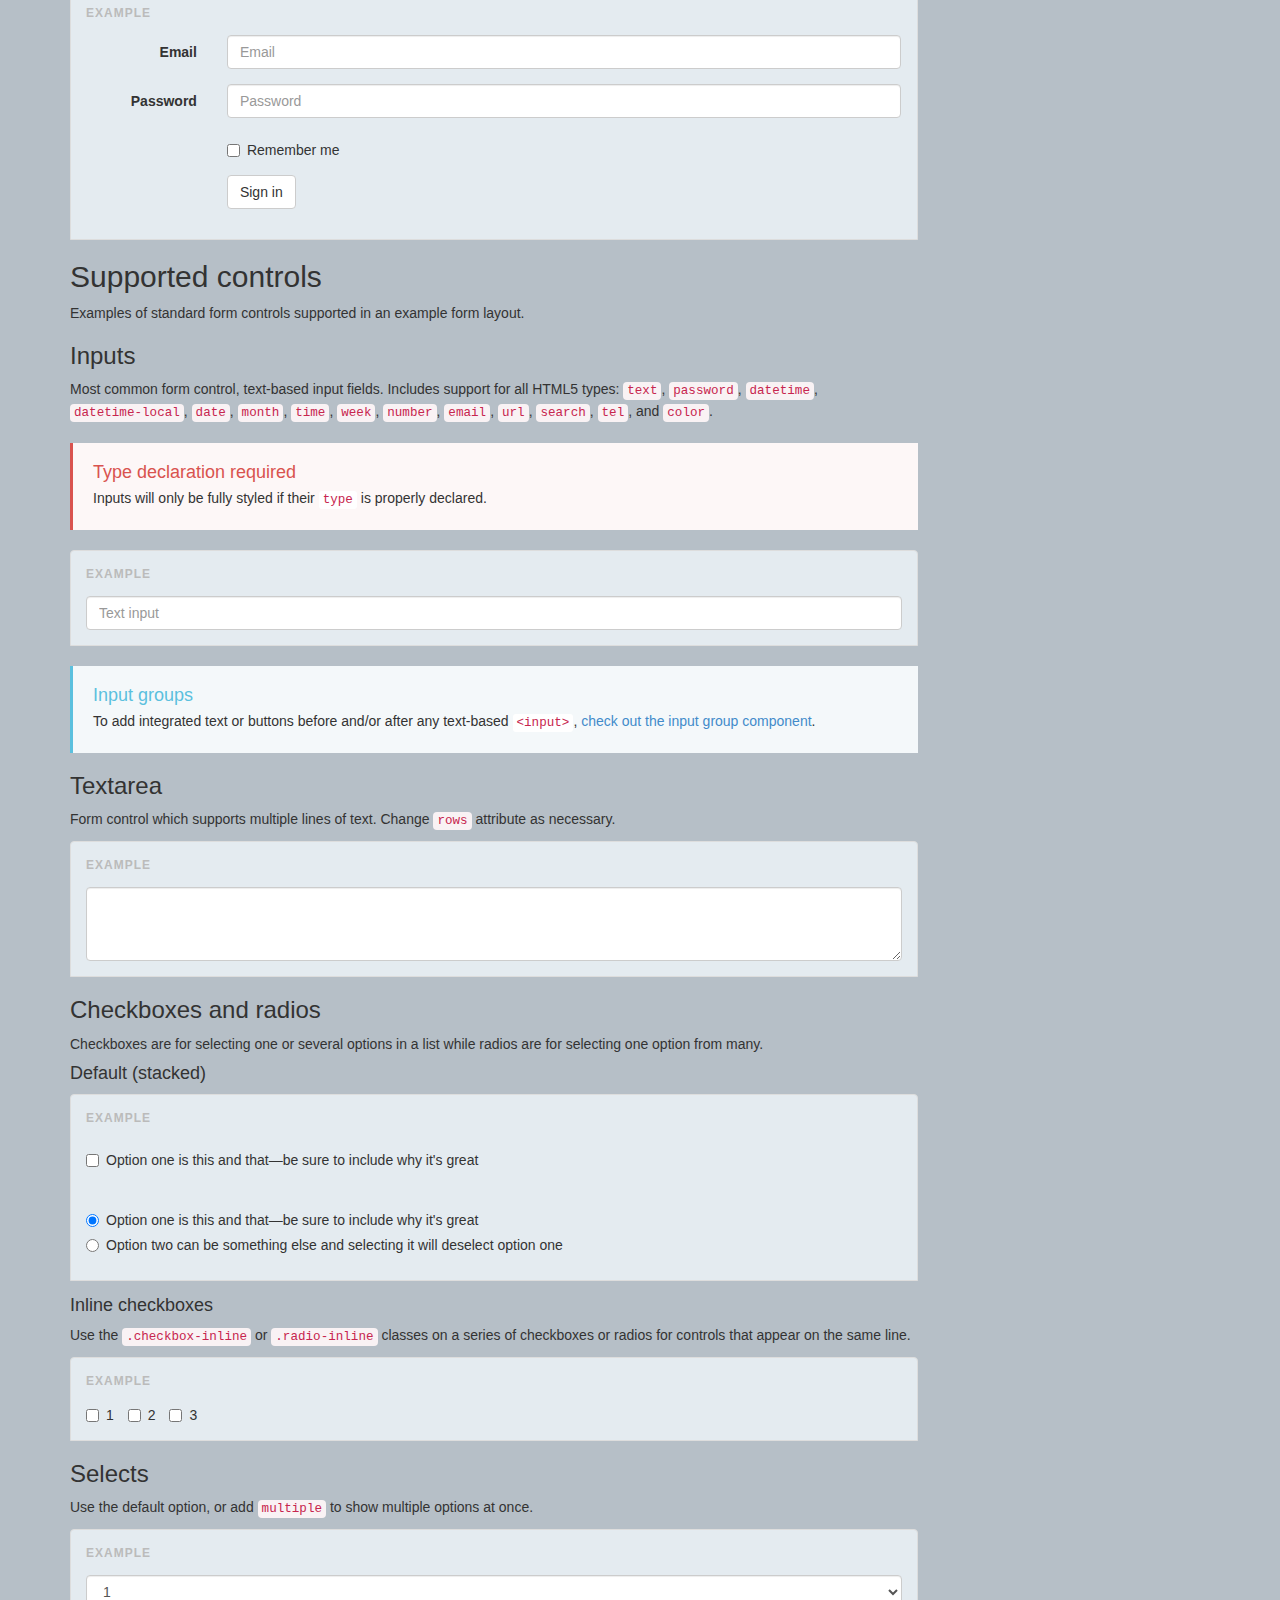
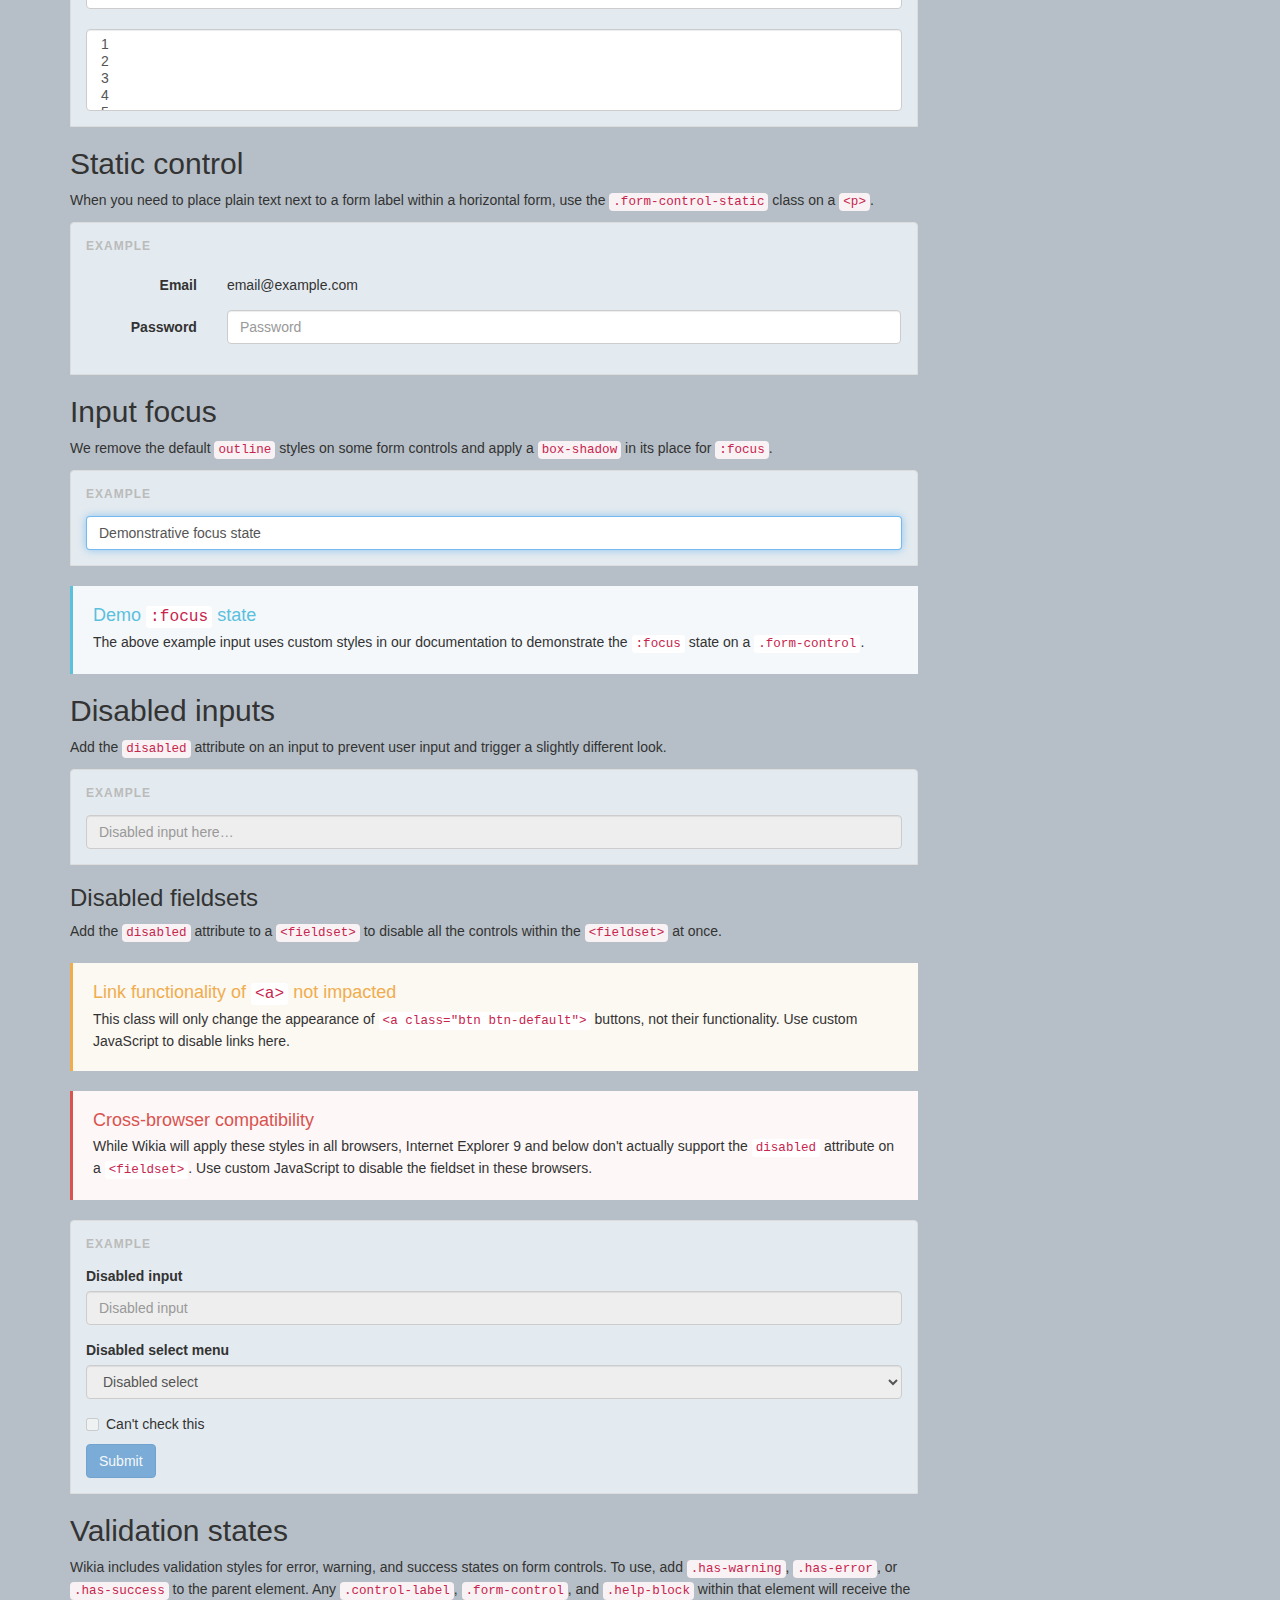
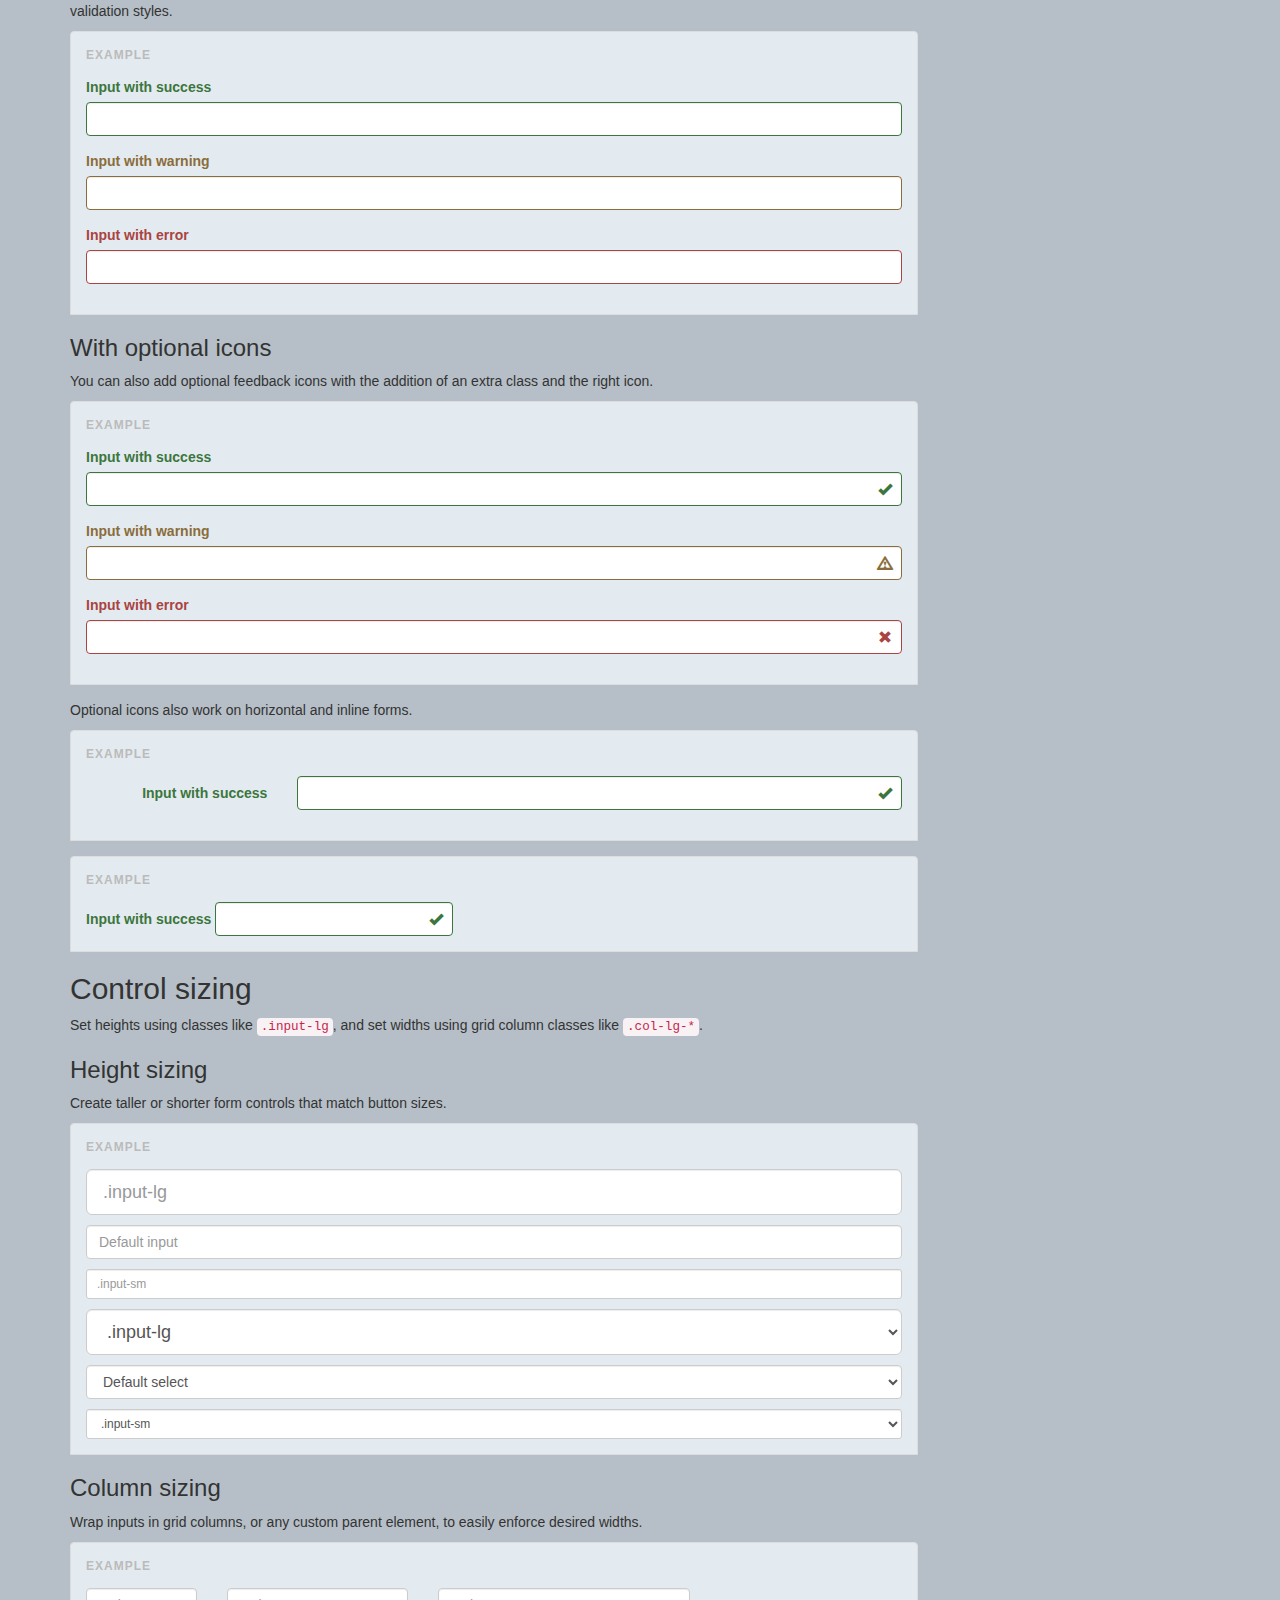
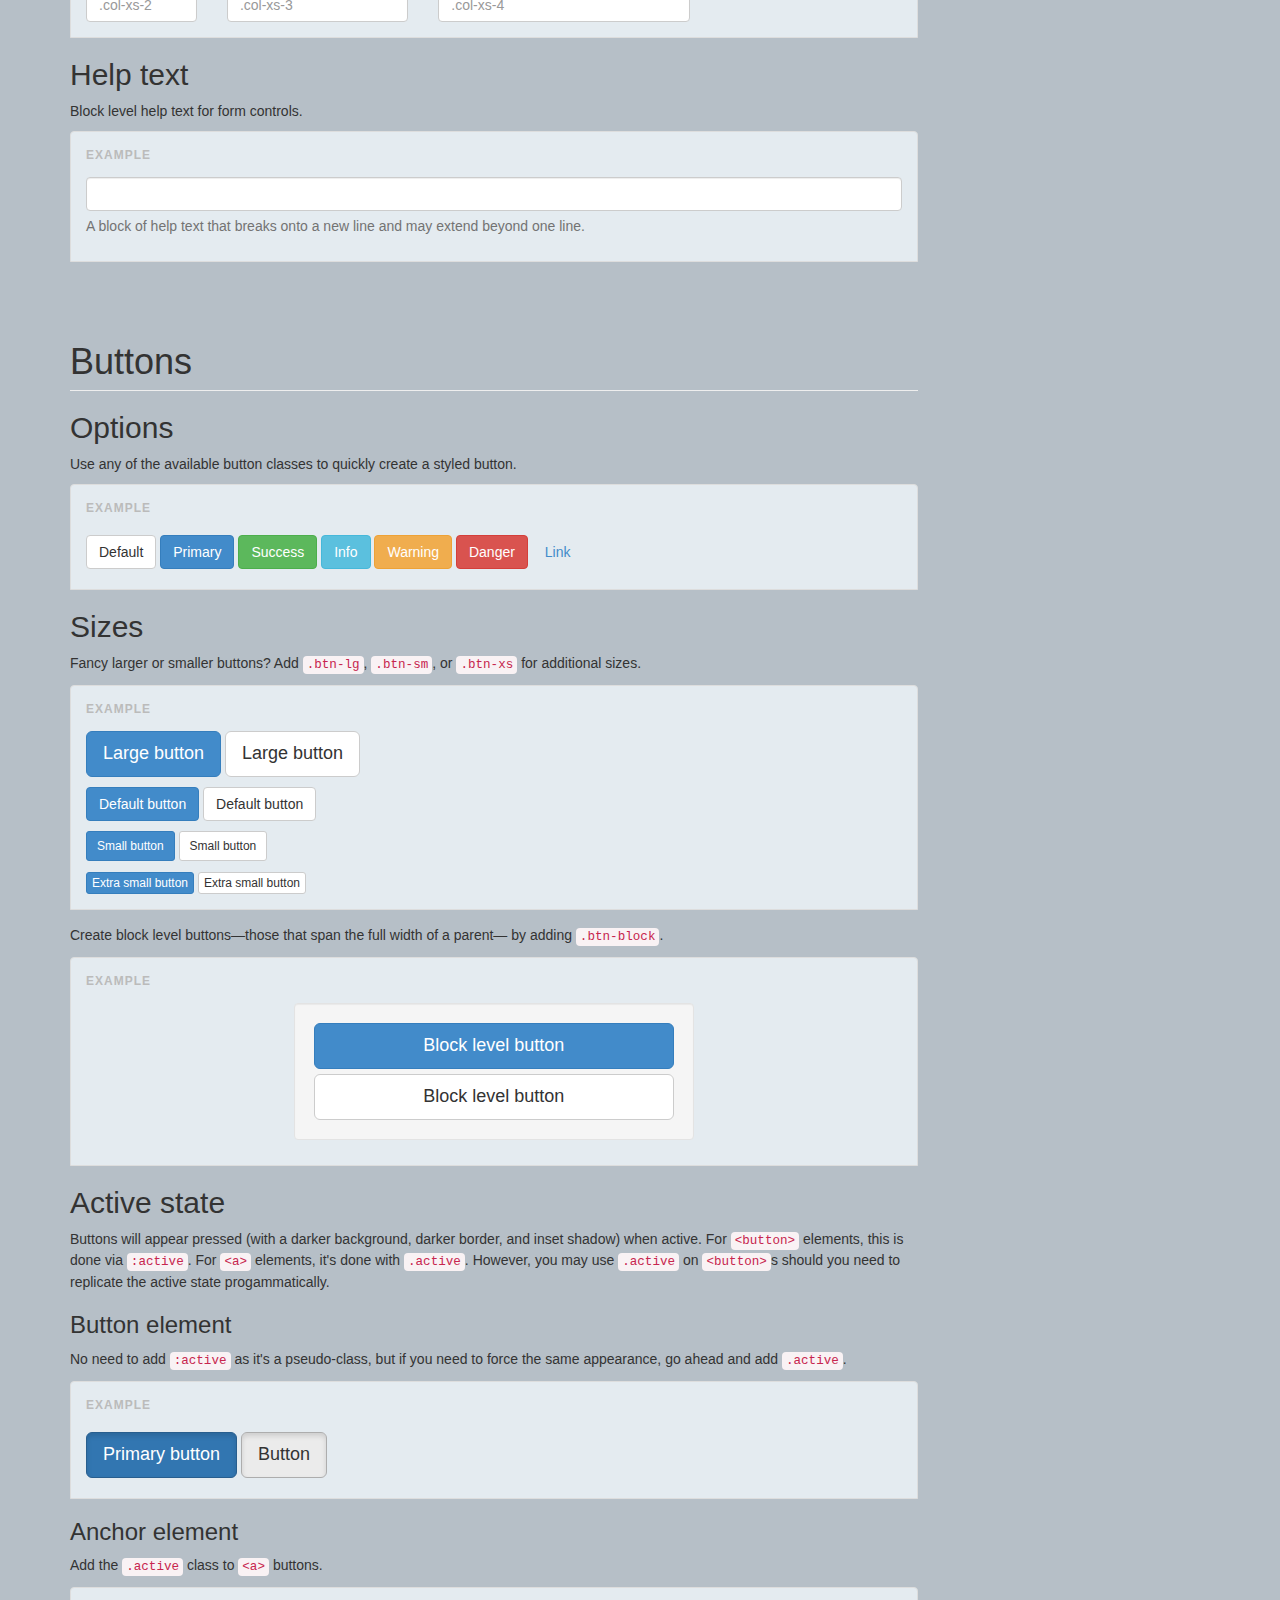
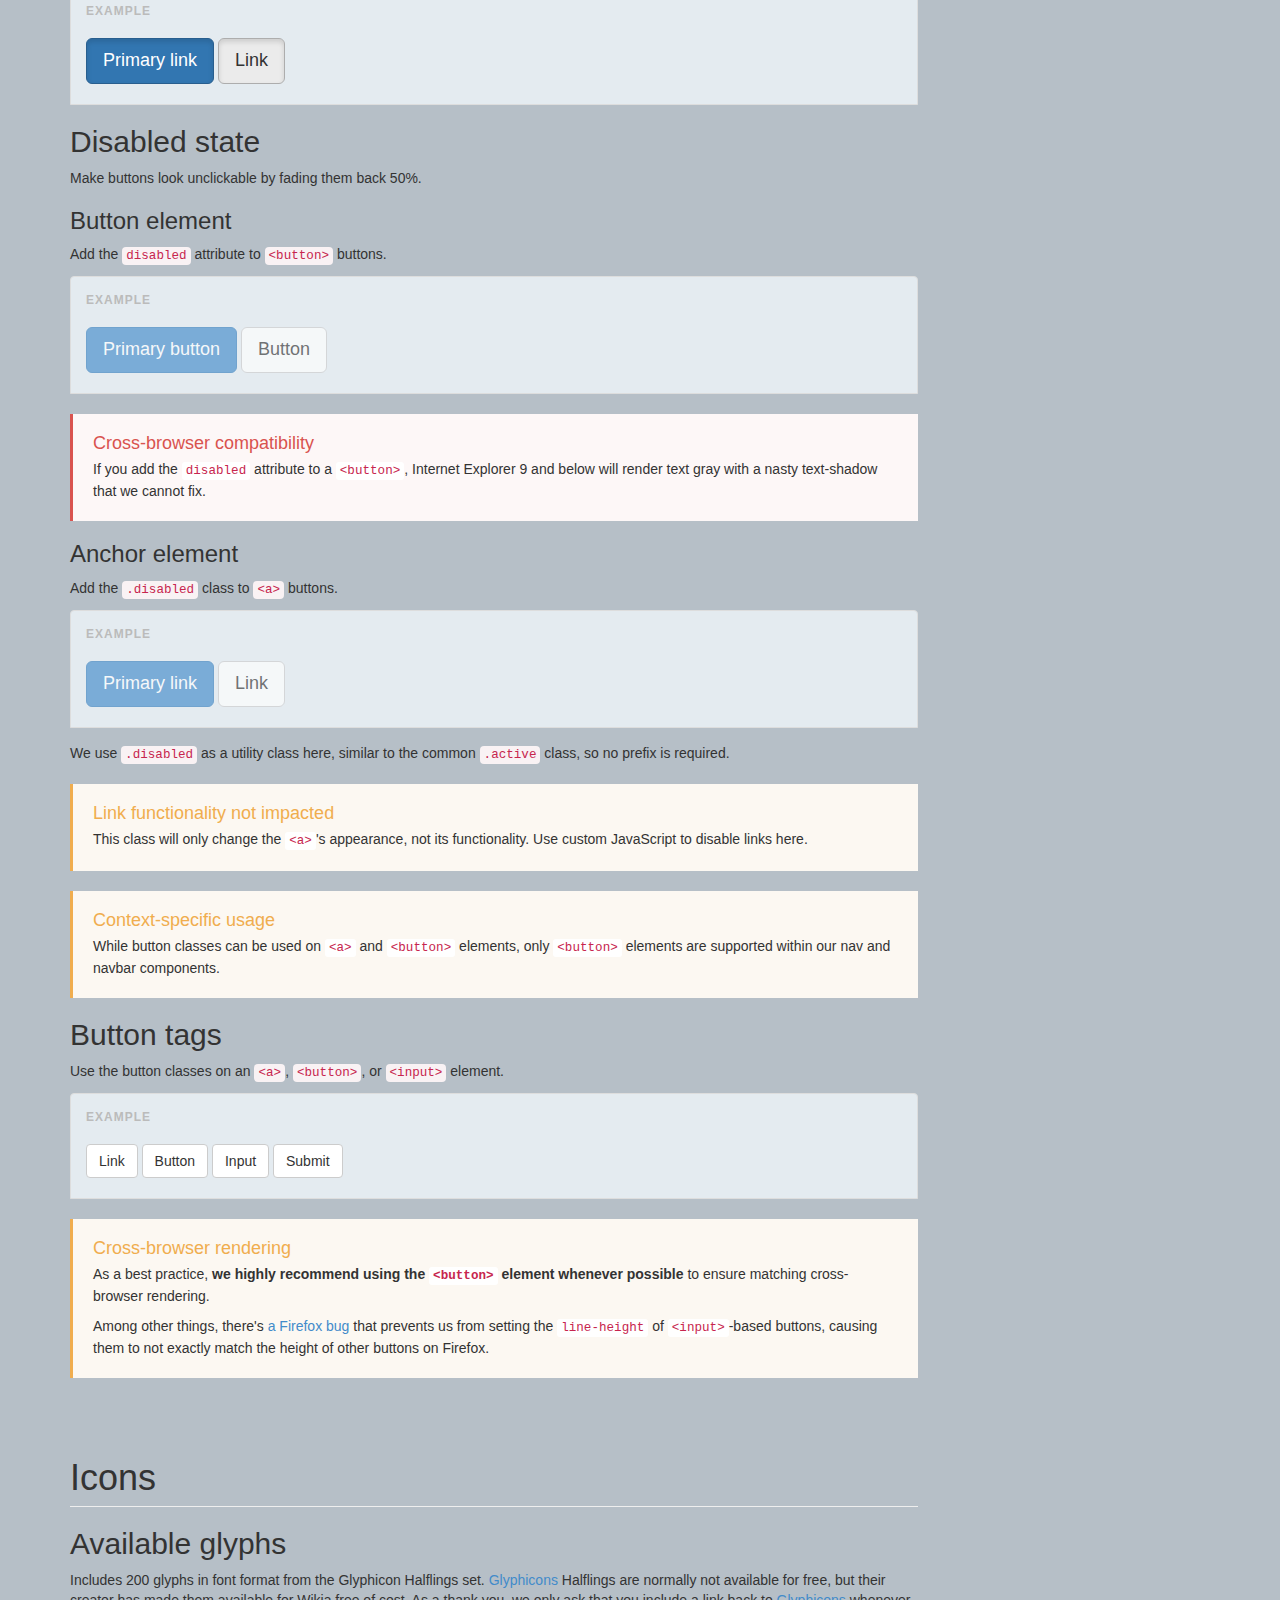
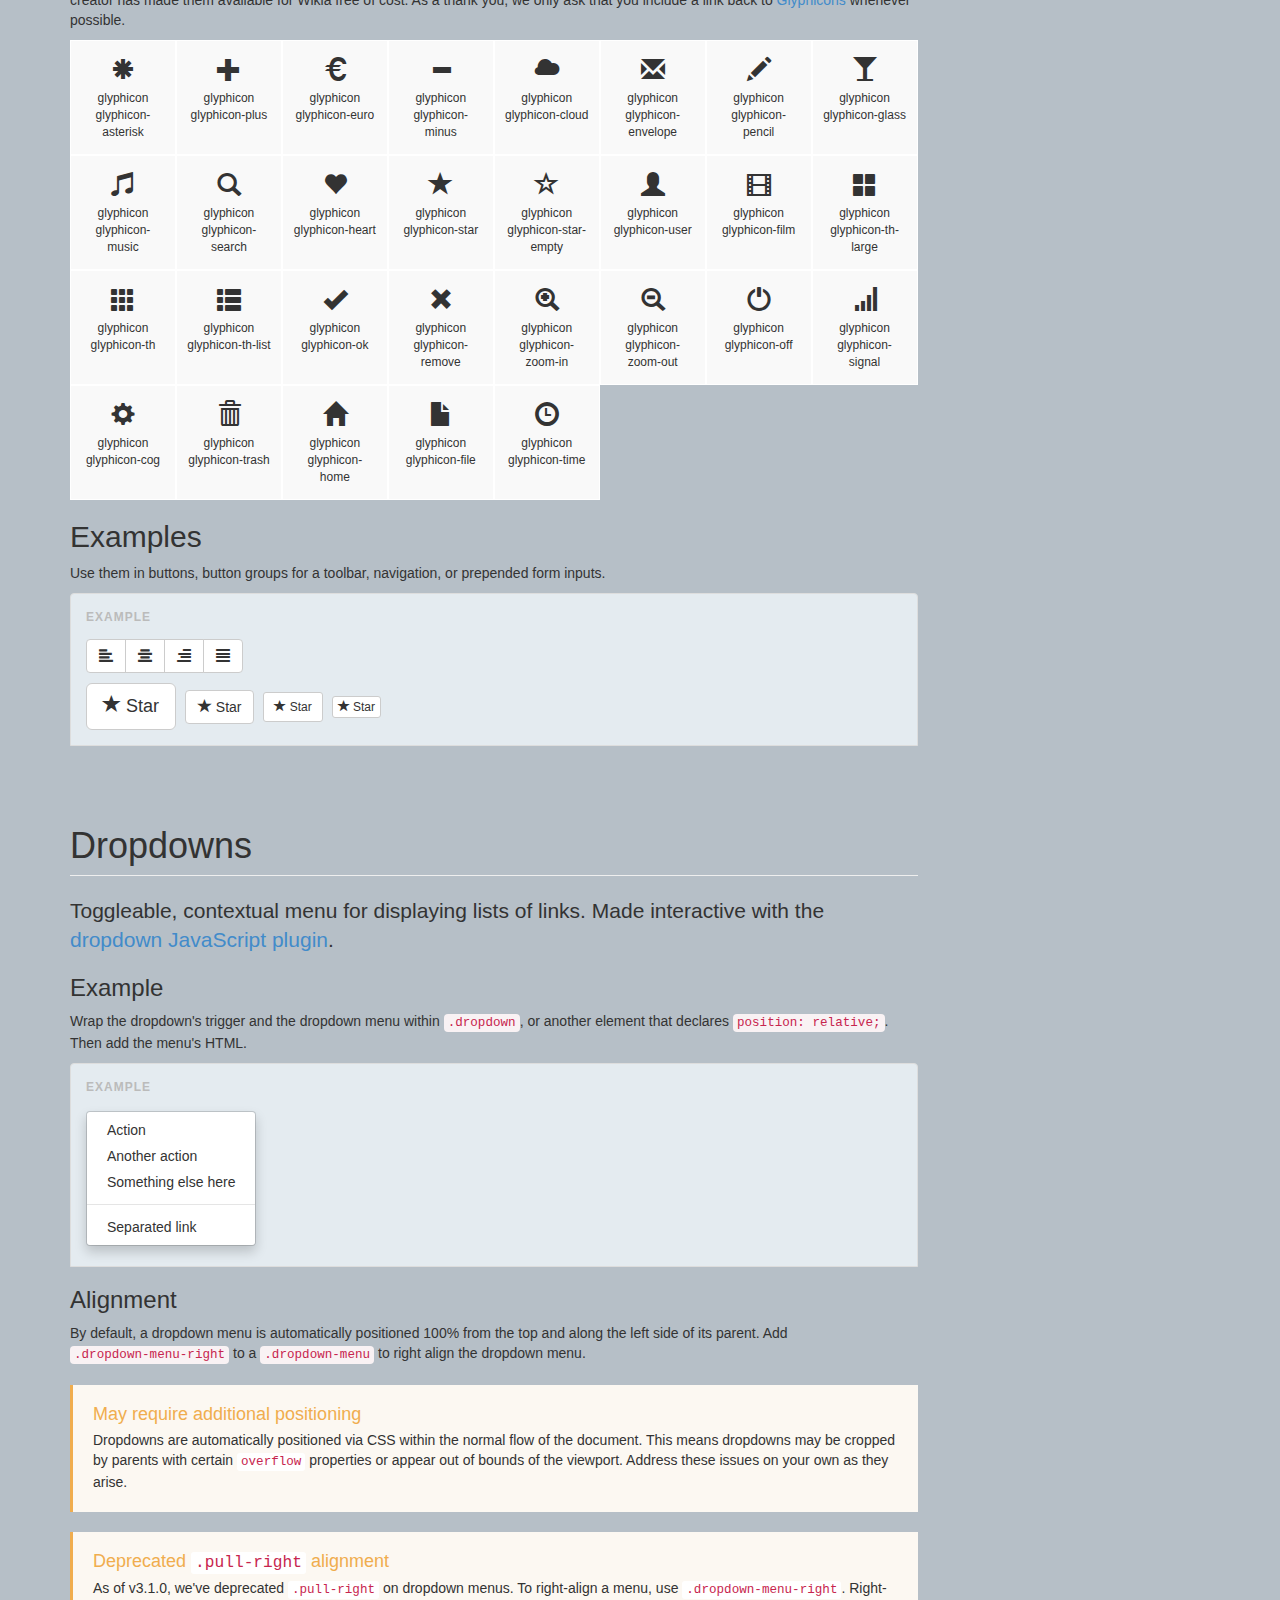
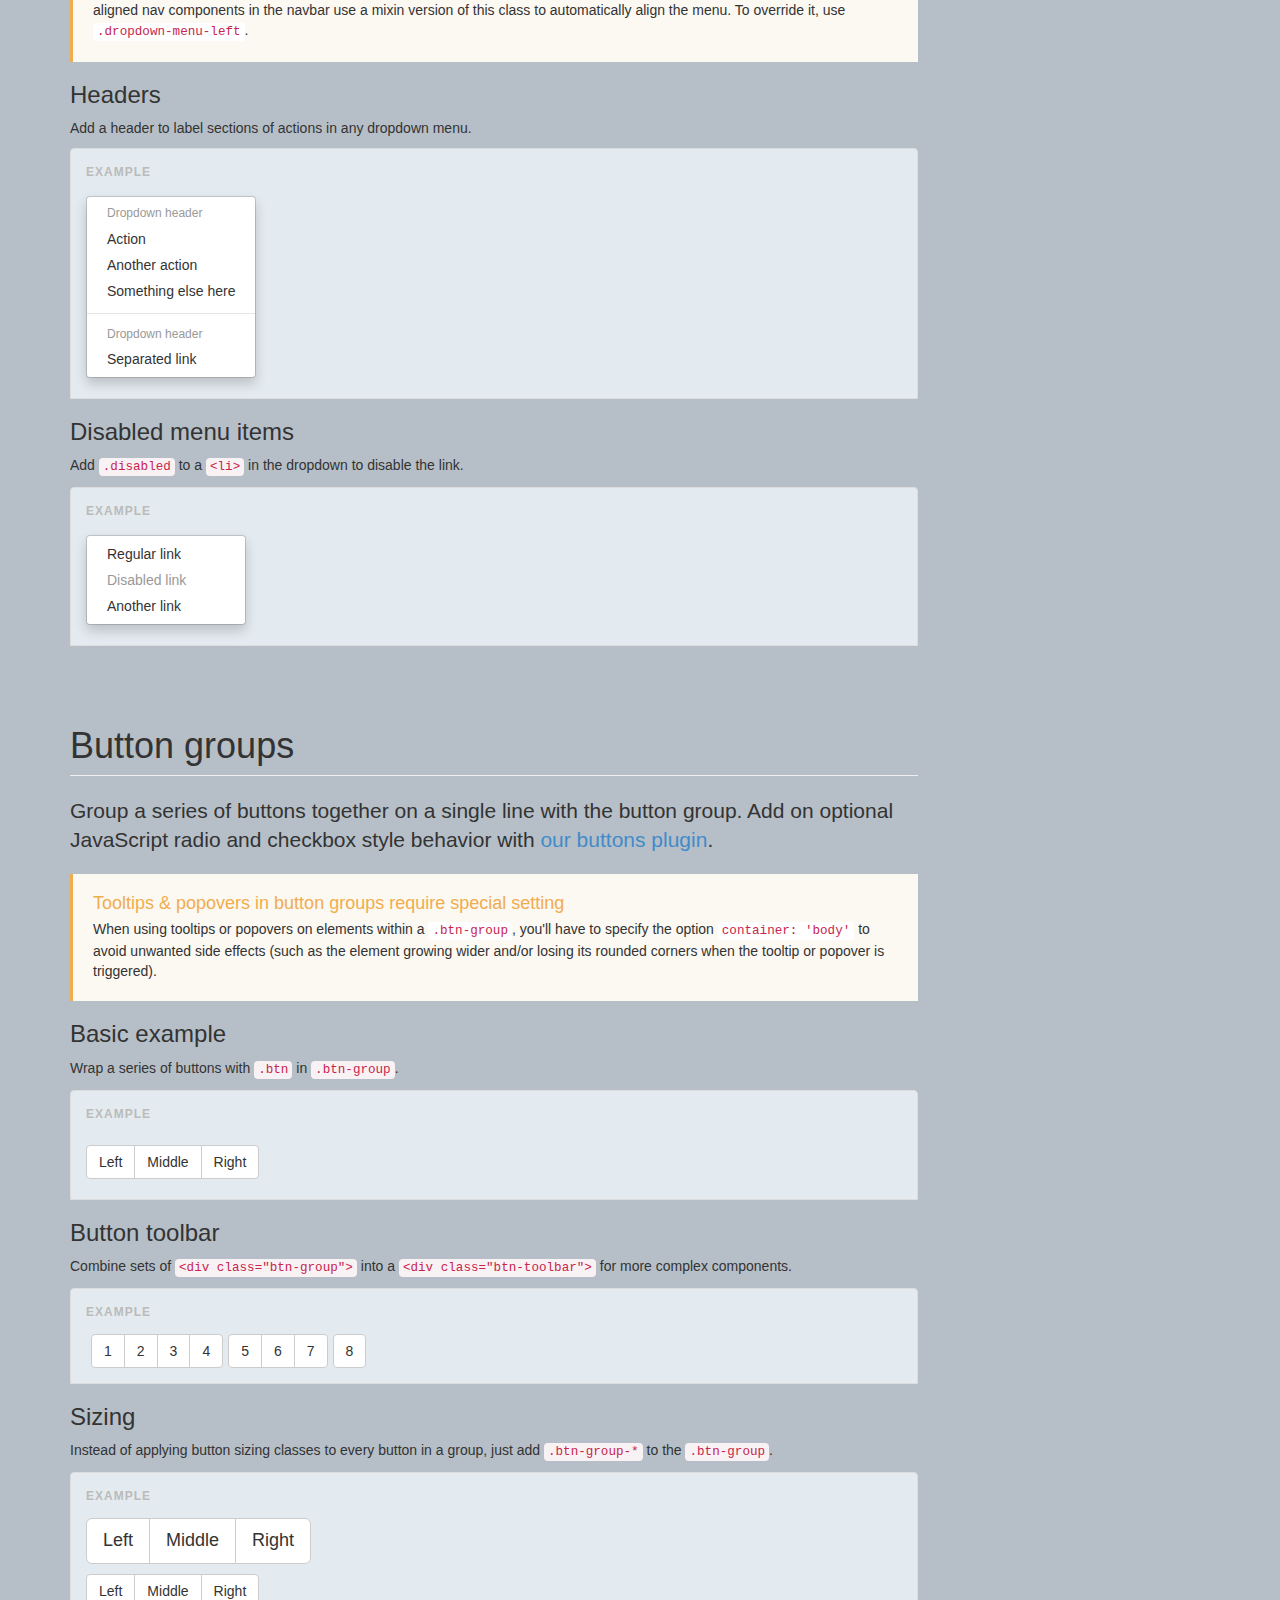
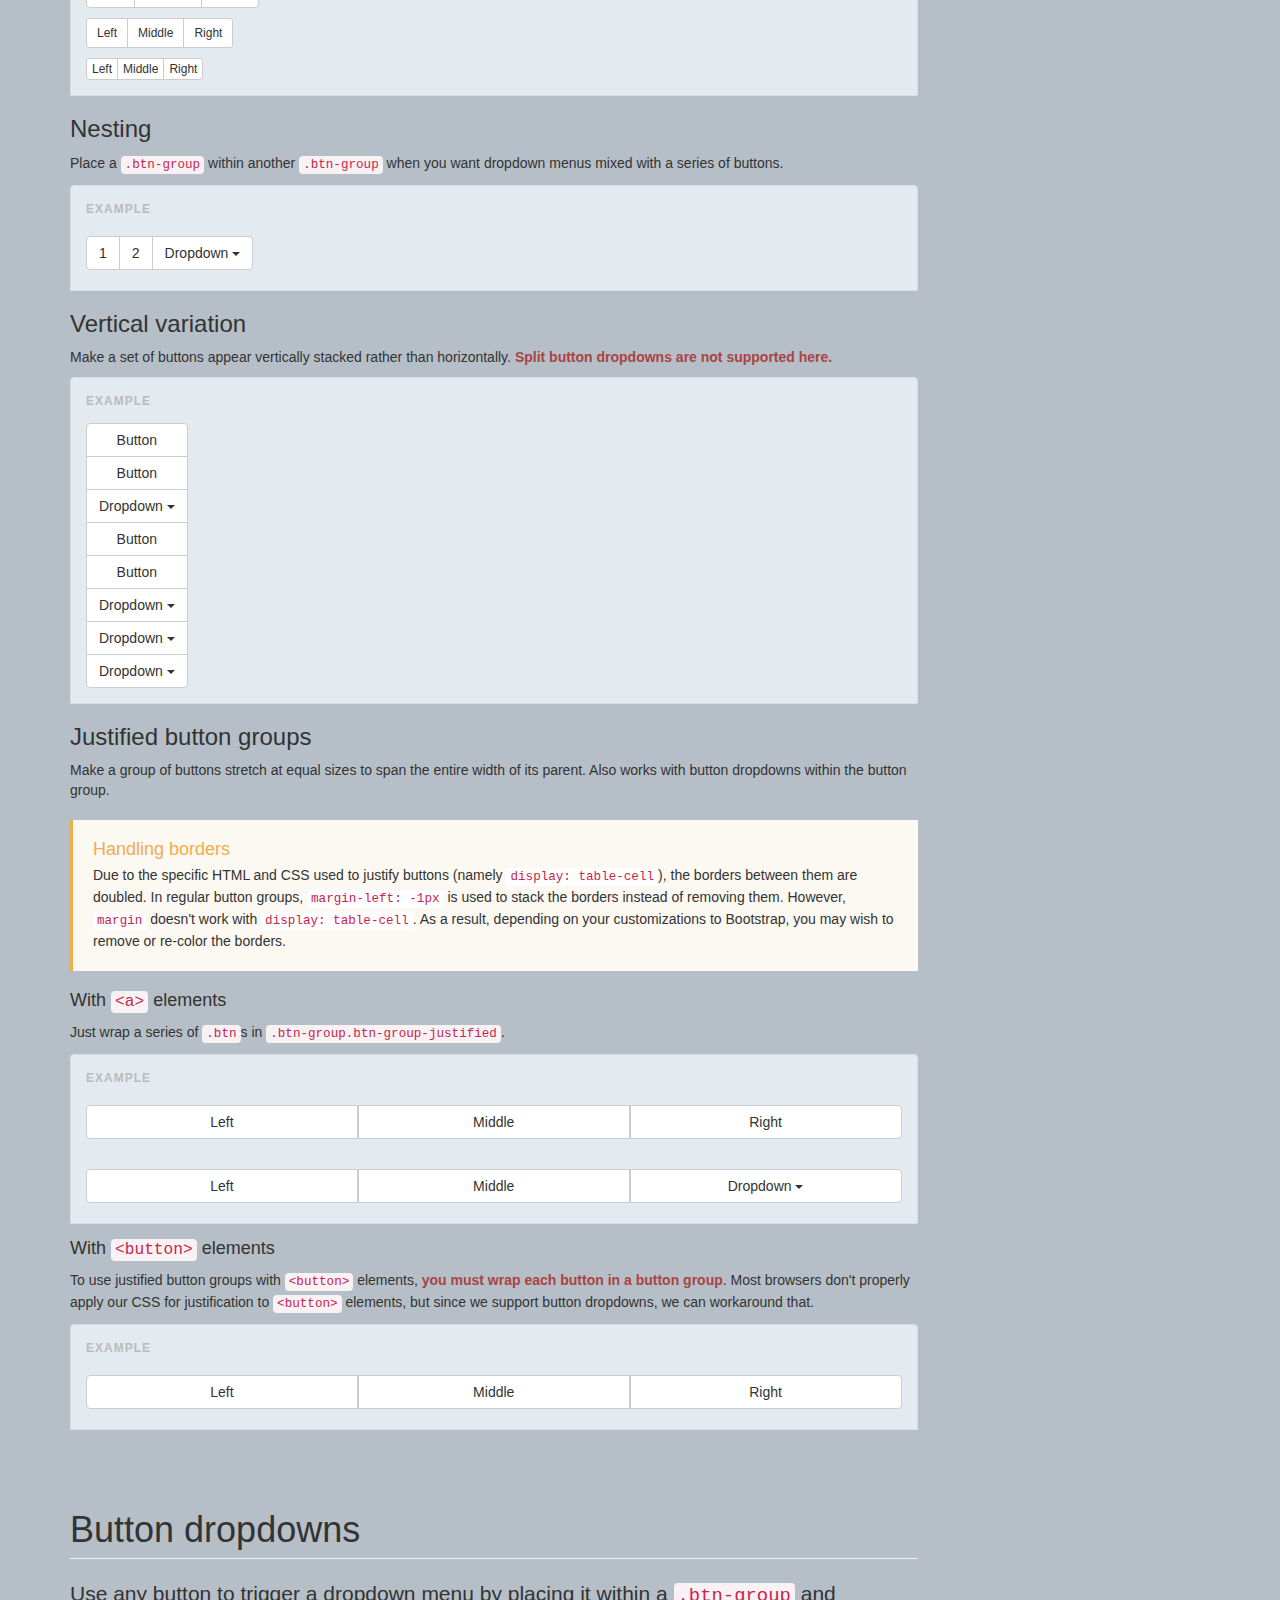
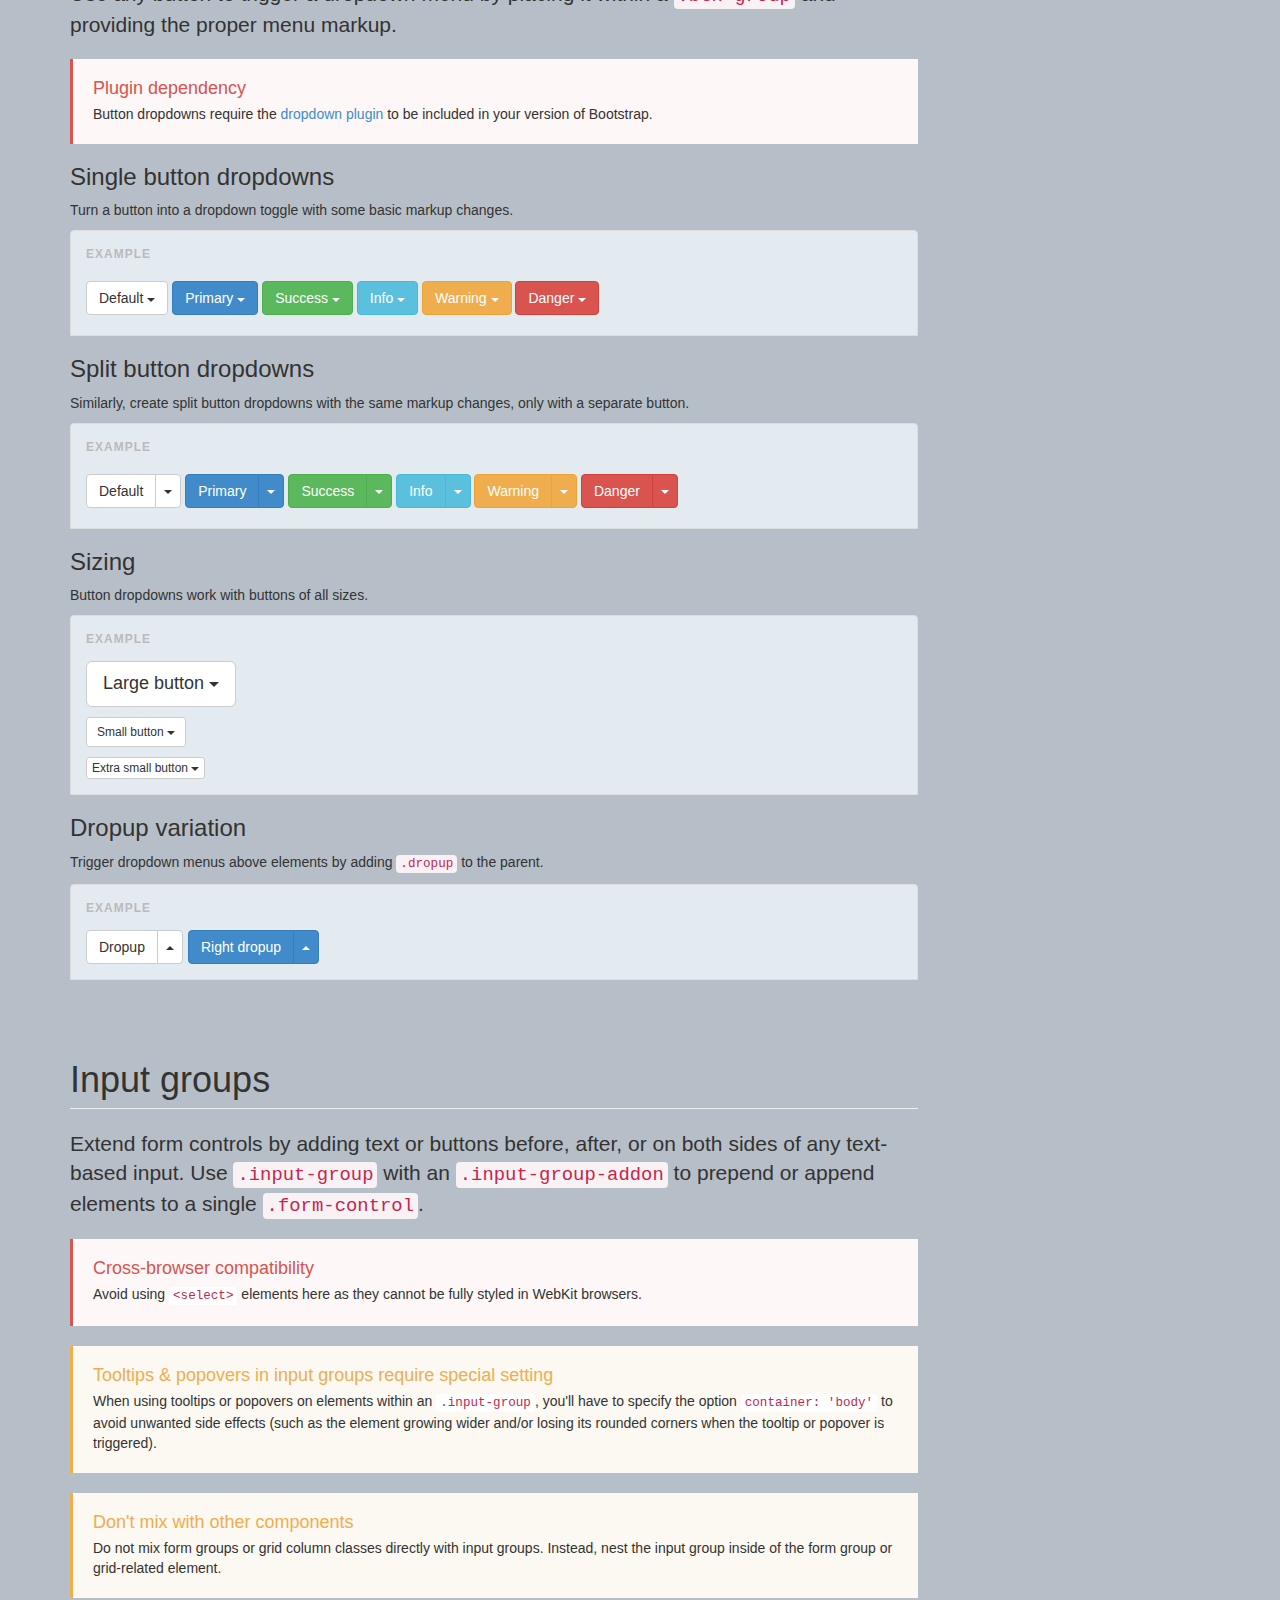
<file: chrome/index.html>
<!DOCTYPE html>
<html lang="en">
  <head>
    <!-- Meta, title, CSS, favicons, etc. -->
    <meta charset="utf-8">
<meta http-equiv="X-UA-Compatible" content="IE=edge">
<meta name="viewport" content="width=device-width, initial-scale=1">
<meta name="description" content="Bootstrap, a sleek, intuitive, and powerful mobile first front-end framework for faster and easier web development.">
<meta name="keywords" content="HTML, CSS, JS, JavaScript, framework, bootstrap, front-end, frontend, web development">
<meta name="author" content="Mark Otto, Jacob Thornton, and Wikia contributors">

<title>
  
    Chrome
  
</title>

<!-- Wikia core CSS -->
<link href="../dist/css/bootstrap.min.css" rel="stylesheet">

<!-- Documentation extras -->
<link href="../assets/css/docs.min.css" rel="stylesheet">
<!--[if lt IE 9]><script src="../assets/js/ie8-responsive-file-warning.js"></script><![endif]-->

<!-- HTML5 shim and Respond.js IE8 support of HTML5 elements and media queries -->
<!--[if lt IE 9]>
  <script src="https://oss.maxcdn.com/libs/html5shiv/3.7.0/html5shiv.js"></script>
  <script src="https://oss.maxcdn.com/libs/respond.js/1.4.2/respond.min.js"></script>
<![endif]-->

<!-- Favicons -->
<link rel="apple-touch-icon-precomposed" sizes="144x144" href="../assets/ico/apple-touch-icon-144-precomposed.png">
                               <link rel="shortcut icon" href="../assets/ico/favicon.ico">

<script>
  var _gaq = _gaq || [];
  _gaq.push(['_setAccount', 'UA-146052-10']);
  _gaq.push(['_trackPageview']);
  (function() {
    var ga = document.createElement('script'); ga.async = true;
    ga.src = ('https:' == document.location.protocol ? 'https://ssl' : 'http://www') + '.google-analytics.com/ga.js';
    var s = document.getElementsByTagName('script')[0]; s.parentNode.insertBefore(ga, s);
  })();
</script>

  </head>
  <body>
    <a class="sr-only" href="#content">Skip to main content</a>

    <!-- Docs master nav -->
    <header class="navbar navbar-static-top bs-docs-nav" role="banner" id="top">
  <div class="container">
    <div class="navbar-header">
      <button class="navbar-toggle" type="button" data-toggle="collapse" data-target=".bs-navbar-collapse">
        <span class="sr-only">Toggle navigation</span>
        <span class="icon-bar"></span>
        <span class="icon-bar"></span>
        <span class="icon-bar"></span>
      </button>
      <a href="../index.html" class="navbar-brand">Wikia</a>
    </div>
    <nav class="collapse navbar-collapse bs-navbar-collapse" role="navigation">
      <ul class="nav navbar-nav">
        <li>
          <a href="../base/index.html">Base</a>
        </li>
        <li>
          <a href="../content/index.html">Content</a>
        </li>
        <li class="active">
          <a href="../chrome/index.html">Chrome</a>
        </li>
        <li>
          <a href="../patterns/index.html">Patterns</a>
        </li>
      </ul>
    </nav>
  </div>
</header>


    <!-- Docs page layout -->
    <div class="bs-header" id="content">
      <div class="container">
        <h1>Chrome</h1>
        <p>Our reusable page components. Items such as forms, buttons, and tooltips.</p>
       
      </div>
    </div>

    <div class="container bs-docs-container">

      <div class="row">
        <div class="col-md-9" role="main">



          
<!-- Forms
================================================== -->
<div class="bs-docs-section">
  <h1 id="forms" class="page-header">Forms</h1>

  <h2 id="forms-example">Basic example</h2>
  <p>Individual form controls automatically receive some global styling. All textual <code>&lt;input&gt;</code>, <code>&lt;textarea&gt;</code>, and <code>&lt;select&gt;</code> elements with <code>.form-control</code> are set to <code>width: 100%;</code> by default. Wrap labels and controls in <code>.form-group</code> for optimum spacing.</p>
  <div class="bs-example">
    <form role="form">
      <div class="form-group">
        <label for="exampleInputEmail1">Email address</label>
        <input type="email" class="form-control" id="exampleInputEmail1" placeholder="Enter email">
      </div>
      <div class="form-group">
        <label for="exampleInputPassword1">Password</label>
        <input type="password" class="form-control" id="exampleInputPassword1" placeholder="Password">
      </div>
      <div class="form-group">
        <label for="exampleInputFile">File input</label>
        <input type="file" id="exampleInputFile">
        <p class="help-block">Example block-level help text here.</p>
      </div>
      <div class="checkbox">
        <label>
          <input type="checkbox"> Check me out
        </label>
      </div>
      <button type="submit" class="btn btn-default">Submit</button>
    </form>
  </div><!-- /example -->

    <div class="bs-callout bs-callout-warning">
      <h4>Don't mix form groups with input groups</h4>
      <p>Do not mix form groups directly with <a href="/components/#input-groups">input groups</a>. Instead, nest the input group inside of the form group.</p>
    </div>


  <h2 id="forms-inline">Inline form</h2>
  <p>Add <code>.form-inline</code> to your <code>&lt;form&gt;</code> for left-aligned and inline-block controls. <strong>This only applies to forms within viewports that are at least 768px wide.</strong></p>
  <div class="bs-callout bs-callout-danger">
    <h4>Requires custom widths</h4>
    <p>Inputs, selects, and textareas are 100% wide by default in Bootstrap. To use the inline form, you'll have to set a width on the form controls used within.</p>
  </div>
  <div class="bs-callout bs-callout-warning">
    <h4>Always add labels</h4>
    <p>Screen readers will have trouble with your forms if you don't include a label for every input. For these inline forms, you can hide the labels using the <code>.sr-only</code> class.</p>
  </div>
  <div class="bs-example">
    <form class="form-inline" role="form">
      <div class="form-group">
        <label class="sr-only" for="exampleInputEmail2">Email address</label>
        <input type="email" class="form-control" id="exampleInputEmail2" placeholder="Enter email">
      </div>
      <div class="form-group">
        <label class="sr-only" for="exampleInputPassword2">Password</label>
        <input type="password" class="form-control" id="exampleInputPassword2" placeholder="Password">
      </div>
      <div class="checkbox">
        <label>
          <input type="checkbox"> Remember me
        </label>
      </div>
      <button type="submit" class="btn btn-default">Sign in</button>
    </form>
  </div><!-- /example -->



  <h2 id="forms-horizontal">Horizontal form</h2>
  <p>Use Bootstrap's predefined grid classes to align labels and groups of form controls in a horizontal layout by adding <code>.form-horizontal</code> to the form. Doing so changes <code>.form-group</code>s to behave as grid rows, so no need for <code>.row</code>.</p>
  <div class="bs-example">
    <form class="form-horizontal" role="form">
      <div class="form-group">
        <label for="inputEmail3" class="col-sm-2 control-label">Email</label>
        <div class="col-sm-10">
          <input type="email" class="form-control" id="inputEmail3" placeholder="Email">
        </div>
      </div>
      <div class="form-group">
        <label for="inputPassword3" class="col-sm-2 control-label">Password</label>
        <div class="col-sm-10">
          <input type="password" class="form-control" id="inputPassword3" placeholder="Password">
        </div>
      </div>
      <div class="form-group">
        <div class="col-sm-offset-2 col-sm-10">
          <div class="checkbox">
            <label>
              <input type="checkbox"> Remember me
            </label>
          </div>
        </div>
      </div>
      <div class="form-group">
        <div class="col-sm-offset-2 col-sm-10">
          <button type="submit" class="btn btn-default">Sign in</button>
        </div>
      </div>
    </form>
  </div><!-- /.bs-example -->



  <h2 id="forms-controls">Supported controls</h2>
  <p>Examples of standard form controls supported in an example form layout.</p>

  <h3>Inputs</h3>
  <p>Most common form control, text-based input fields. Includes support for all HTML5 types: <code>text</code>, <code>password</code>, <code>datetime</code>, <code>datetime-local</code>, <code>date</code>, <code>month</code>, <code>time</code>, <code>week</code>, <code>number</code>, <code>email</code>, <code>url</code>, <code>search</code>, <code>tel</code>, and <code>color</code>.</p>
  <div class="bs-callout bs-callout-danger">
    <h4>Type declaration required</h4>
    <p>Inputs will only be fully styled if their <code>type</code> is properly declared.</p>
  </div>
  <div class="bs-example">
    <form role="form">
      <input type="text" class="form-control" placeholder="Text input">
    </form>
  </div><!-- /.bs-example -->

  <div class="bs-callout bs-callout-info">
    <h4>Input groups</h4>
    <p>To add integrated text or buttons before and/or after any text-based <code>&lt;input&gt;</code>, <a href="../components/#input-groups">check out the input group component</a>.</p>
  </div>

  <h3>Textarea</h3>
  <p>Form control which supports multiple lines of text. Change <code>rows</code> attribute as necessary.</p>
  <div class="bs-example">
    <form role="form">
      <textarea class="form-control" rows="3"></textarea>
    </form>
  </div><!-- /.bs-example -->


  <h3>Checkboxes and radios</h3>
  <p>Checkboxes are for selecting one or several options in a list while radios are for selecting one option from many.</p>
  <h4>Default (stacked)</h4>
  <div class="bs-example">
    <form role="form">
      <div class="checkbox">
        <label>
          <input type="checkbox" value="">
          Option one is this and that&mdash;be sure to include why it's great
        </label>
      </div>
      <br>
      <div class="radio">
        <label>
          <input type="radio" name="optionsRadios" id="optionsRadios1" value="option1" checked>
          Option one is this and that&mdash;be sure to include why it's great
        </label>
      </div>
      <div class="radio">
        <label>
          <input type="radio" name="optionsRadios" id="optionsRadios2" value="option2">
          Option two can be something else and selecting it will deselect option one
        </label>
      </div>
    </form>
  </div><!-- /.bs-example -->


  <h4>Inline checkboxes</h4>
  <p>Use the <code>.checkbox-inline</code> or <code>.radio-inline</code> classes on a series of checkboxes or radios for controls that appear on the same line.</p>
  <div class="bs-example">
    <form role="form">
      <label class="checkbox-inline">
        <input type="checkbox" id="inlineCheckbox1" value="option1"> 1
      </label>
      <label class="checkbox-inline">
        <input type="checkbox" id="inlineCheckbox2" value="option2"> 2
      </label>
      <label class="checkbox-inline">
        <input type="checkbox" id="inlineCheckbox3" value="option3"> 3
      </label>
    </form>
  </div><!-- /.bs-example -->


  <h3>Selects</h3>
  <p>Use the default option, or add <code>multiple</code> to show multiple options at once.</p>
  <div class="bs-example">
    <form role="form">
      <select class="form-control">
        <option>1</option>
        <option>2</option>
        <option>3</option>
        <option>4</option>
        <option>5</option>
      </select>
      <br>
      <select multiple class="form-control">
        <option>1</option>
        <option>2</option>
        <option>3</option>
        <option>4</option>
        <option>5</option>
      </select>
    </form>
  </div><!-- /.bs-example -->



  <h2 id="forms-controls-static">Static control</h2>
  <p>When you need to place plain text next to a form label within a horizontal form, use the <code>.form-control-static</code> class on a <code>&lt;p&gt;</code>.</p>
  <div class="bs-example">
    <form class="form-horizontal" role="form">
      <div class="form-group">
        <label class="col-sm-2 control-label">Email</label>
        <div class="col-sm-10">
          <p class="form-control-static">email@example.com</p>
        </div>
      </div>
      <div class="form-group">
        <label for="inputPassword" class="col-sm-2 control-label">Password</label>
        <div class="col-sm-10">
          <input type="password" class="form-control" id="inputPassword" placeholder="Password">
        </div>
      </div>
    </form>
  </div><!-- /.bs-example -->


  <h2 id="forms-control-focus">Input focus</h2>
  <p>We remove the default <code>outline</code> styles on some form controls and apply a <code>box-shadow</code> in its place for <code>:focus</code>.</p>
  <div class="bs-example">
    <form role="form">
      <input class="form-control" id="focusedInput" type="text" value="Demonstrative focus state">
    </form>
  </div>
  <div class="bs-callout bs-callout-info">
    <h4>Demo <code>:focus</code> state</h4>
    <p>The above example input uses custom styles in our documentation to demonstrate the <code>:focus</code> state on a <code>.form-control</code>.</p>
  </div>


  <h2 id="forms-control-disabled">Disabled inputs</h2>
  <p>Add the <code>disabled</code> attribute on an input to prevent user input and trigger a slightly different look.</p>
  <div class="bs-example">
    <form role="form">
      <input class="form-control" id="disabledInput" type="text" placeholder="Disabled input here…" disabled>
    </form>
  </div><!-- /.bs-example -->


  <h3 id="forms-disabled-fieldsets">Disabled fieldsets</h3>
  <p>Add the <code>disabled</code> attribute to a <code>&lt;fieldset&gt;</code> to disable all the controls within the <code>&lt;fieldset&gt;</code> at once.</p>

  <div class="bs-callout bs-callout-warning">
    <h4>Link functionality of <code>&lt;a&gt;</code> not impacted</h4>
    <p>This class will only change the appearance of <code>&lt;a class="btn btn-default"&gt;</code> buttons, not their functionality. Use custom JavaScript to disable links here.</p>
  </div>

  <div class="bs-callout bs-callout-danger">
    <h4>Cross-browser compatibility</h4>
    <p>While Wikia will apply these styles in all browsers, Internet Explorer 9 and below don't actually support the <code>disabled</code> attribute on a <code>&lt;fieldset&gt;</code>. Use custom JavaScript to disable the fieldset in these browsers.</p>
  </div>

  <div class="bs-example">
    <form role="form">
      <fieldset disabled>
        <div class="form-group">
          <label for="disabledTextInput">Disabled input</label>
          <input type="text" id="disabledTextInput" class="form-control" placeholder="Disabled input">
        </div>
        <div class="form-group">
          <label for="disabledSelect">Disabled select menu</label>
          <select id="disabledSelect" class="form-control">
            <option>Disabled select</option>
          </select>
        </div>
        <div class="checkbox">
          <label>
            <input type="checkbox"> Can't check this
          </label>
        </div>
        <button type="submit" class="btn btn-primary">Submit</button>
      </fieldset>
    </form>
  </div><!-- /.bs-example -->



  <h2 id="forms-control-validation">Validation states</h2>
  <p>Wikia includes validation styles for error, warning, and success states on form controls. To use, add <code>.has-warning</code>, <code>.has-error</code>, or <code>.has-success</code> to the parent element. Any <code>.control-label</code>, <code>.form-control</code>, and <code>.help-block</code> within that element will receive the validation styles.</p>

  <div class="bs-example">
    <form role="form">
      <div class="form-group has-success">
        <label class="control-label" for="inputSuccess1">Input with success</label>
        <input type="text" class="form-control" id="inputSuccess1">
      </div>
      <div class="form-group has-warning">
        <label class="control-label" for="inputWarning1">Input with warning</label>
        <input type="text" class="form-control" id="inputWarning1">
      </div>
      <div class="form-group has-error">
        <label class="control-label" for="inputError1">Input with error</label>
        <input type="text" class="form-control" id="inputError1">
      </div>
    </form>
  </div><!-- /.bs-example -->


  <h3>With optional icons</h3>
  <p>You can also add optional feedback icons with the addition of an extra class and the right icon.</p>
  <div class="bs-example">
    <form role="form">
      <div class="form-group has-success has-feedback">
        <label class="control-label" for="inputSuccess2">Input with success</label>
        <input type="text" class="form-control" id="inputSuccess2">
        <span class="glyphicon glyphicon-ok form-control-feedback"></span>
      </div>
      <div class="form-group has-warning has-feedback">
        <label class="control-label" for="inputWarning2">Input with warning</label>
        <input type="text" class="form-control" id="inputWarning2">
        <span class="glyphicon glyphicon-warning-sign form-control-feedback"></span>
      </div>
      <div class="form-group has-error has-feedback">
        <label class="control-label" for="inputError2">Input with error</label>
        <input type="text" class="form-control" id="inputError2">
        <span class="glyphicon glyphicon-remove form-control-feedback"></span>
      </div>
    </form>
  </div>


  <p>Optional icons also work on horizontal and inline forms.</p>
  <div class="bs-example">
    <form class="form-horizontal" role="form">
      <div class="form-group has-success has-feedback">
        <label class="control-label col-sm-3" for="inputSuccess3">Input with success</label>
        <div class="col-sm-9">
          <input type="text" class="form-control" id="inputSuccess3">
          <span class="glyphicon glyphicon-ok form-control-feedback"></span>
        </div>
      </div>
    </form>
  </div>


  <div class="bs-example">
    <form class="form-inline" role="form">
      <div class="form-group has-success has-feedback">
        <label class="control-label" for="inputSuccess4">Input with success</label>
        <input type="text" class="form-control" id="inputSuccess4">
        <span class="glyphicon glyphicon-ok form-control-feedback"></span>
      </div>
    </form>
  </div>


  <h2 id="forms-control-sizes">Control sizing</h2>
  <p>Set heights using classes like <code>.input-lg</code>, and set widths using grid column classes like <code>.col-lg-*</code>.</p>

  <h3>Height sizing</h3>
  <p>Create taller or shorter form controls that match button sizes.</p>
  <div class="bs-example bs-example-control-sizing">
    <form role="form">
      <div class="controls">
        <input class="form-control input-lg" type="text" placeholder=".input-lg">
        <input type="text" class="form-control" placeholder="Default input">
        <input class="form-control input-sm" type="text" placeholder=".input-sm">

        <select class="form-control input-lg">
          <option value="">.input-lg</option>
        </select>
        <select class="form-control">
          <option value="">Default select</option>
        </select>
        <select class="form-control input-sm">
          <option value="">.input-sm</option>
        </select>
      </div>
    </form>
  </div><!-- /.bs-example -->


  <h3>Column sizing</h3>
  <p>Wrap inputs in grid columns, or any custom parent element, to easily enforce desired widths.</p>
  <div class="bs-example">
    <form role="form">
      <div class="row">
        <div class="col-xs-2">
          <input type="text" class="form-control" placeholder=".col-xs-2">
        </div>
        <div class="col-xs-3">
          <input type="text" class="form-control" placeholder=".col-xs-3">
        </div>
        <div class="col-xs-4">
          <input type="text" class="form-control" placeholder=".col-xs-4">
        </div>
      </div>
    </form>
  </div><!-- /.bs-example -->


  <h2 id="forms-help-text">Help text</h2>
  <p>Block level help text for form controls.</p>
  <div class="bs-example">
    <form role="form">
      <input type="text" class="form-control">
      <span class="help-block">A block of help text that breaks onto a new line and may extend beyond one line.</span>
    </form>
  </div><!-- /.bs-example -->

</div>



<!-- Buttons
================================================== -->
<div class="bs-docs-section">
  <h1 id="buttons" class="page-header">Buttons</h1>

  <h2 id="buttons-options">Options</h2>
  <p>Use any of the available button classes to quickly create a styled button.</p>
  <div class="bs-example">
    <button type="button" class="btn btn-default">Default</button>
    <button type="button" class="btn btn-primary">Primary</button>
    <button type="button" class="btn btn-success">Success</button>
    <button type="button" class="btn btn-info">Info</button>
    <button type="button" class="btn btn-warning">Warning</button>
    <button type="button" class="btn btn-danger">Danger</button>
    <button type="button" class="btn btn-link">Link</button>
  </div>

  <h2 id="buttons-sizes">Sizes</h2>
  <p>Fancy larger or smaller buttons? Add <code>.btn-lg</code>, <code>.btn-sm</code>, or <code>.btn-xs</code> for additional sizes.</p>
  <div class="bs-example">
    <p>
      <button type="button" class="btn btn-primary btn-lg">Large button</button>
      <button type="button" class="btn btn-default btn-lg">Large button</button>
    </p>
    <p>
      <button type="button" class="btn btn-primary">Default button</button>
      <button type="button" class="btn btn-default">Default button</button>
    </p>
    <p>
      <button type="button" class="btn btn-primary btn-sm">Small button</button>
      <button type="button" class="btn btn-default btn-sm">Small button</button>
    </p>
    <p>
      <button type="button" class="btn btn-primary btn-xs">Extra small button</button>
      <button type="button" class="btn btn-default btn-xs">Extra small button</button>
    </p>
  </div>

  <p>Create block level buttons&mdash;those that span the full width of a parent&mdash; by adding <code>.btn-block</code>.</p>
  <div class="bs-example">
    <div class="well" style="max-width: 400px; margin: 0 auto 10px;">
      <button type="button" class="btn btn-primary btn-lg btn-block">Block level button</button>
      <button type="button" class="btn btn-default btn-lg btn-block">Block level button</button>
    </div>
  </div>



  <h2 id="buttons-active">Active state</h2>
  <p>Buttons will appear pressed (with a darker background, darker border, and inset shadow) when active. For <code>&lt;button&gt;</code> elements, this is done via <code>:active</code>. For <code>&lt;a&gt;</code> elements, it's done with <code>.active</code>. However, you may use <code>.active</code> on <code>&lt;button&gt;</code>s should you need to replicate the active state progammatically.</p>

  <h3>Button element</h3>
  <p>No need to add <code>:active</code> as it's a pseudo-class, but if you need to force the same appearance, go ahead and add <code>.active</code>.</p>
  <p class="bs-example">
    <button type="button" class="btn btn-primary btn-lg active">Primary button</button>
    <button type="button" class="btn btn-default btn-lg active">Button</button>
  </p>


  <h3>Anchor element</h3>
  <p>Add the <code>.active</code> class to <code>&lt;a&gt;</code> buttons.</p>
  <p class="bs-example">
    <a href="#" class="btn btn-primary btn-lg active" role="button">Primary link</a>
    <a href="#" class="btn btn-default btn-lg active" role="button">Link</a>
  </p>



  <h2 id="buttons-disabled">Disabled state</h2>
  <p>Make buttons look unclickable by fading them back 50%.</p>

  <h3>Button element</h3>
  <p>Add the <code>disabled</code> attribute to <code>&lt;button&gt;</code> buttons.</p>
  <p class="bs-example">
    <button type="button" class="btn btn-primary btn-lg" disabled="disabled">Primary button</button>
    <button type="button" class="btn btn-default btn-lg" disabled="disabled">Button</button>
  </p>


  <div class="bs-callout bs-callout-danger">
    <h4>Cross-browser compatibility</h4>
    <p>If you add the <code>disabled</code> attribute to a <code>&lt;button&gt;</code>, Internet Explorer 9 and below will render text gray with a nasty text-shadow that we cannot fix.</p>
  </div>

  <h3>Anchor element</h3>
  <p>Add the <code>.disabled</code> class to <code>&lt;a&gt;</code> buttons.</p>
  <p class="bs-example">
    <a href="#" class="btn btn-primary btn-lg disabled" role="button">Primary link</a>
    <a href="#" class="btn btn-default btn-lg disabled" role="button">Link</a>
  </p>

  <p>
    We use <code>.disabled</code> as a utility class here, similar to the common <code>.active</code> class, so no prefix is required.
  </p>
  <div class="bs-callout bs-callout-warning">
    <h4>Link functionality not impacted</h4>
    <p>This class will only change the <code>&lt;a&gt;</code>'s appearance, not its functionality. Use custom JavaScript to disable links here.</p>
  </div>
  <div class="bs-callout bs-callout-warning">
    <h4>Context-specific usage</h4>
    <p>While button classes can be used on <code>&lt;a&gt;</code> and <code>&lt;button&gt;</code> elements, only <code>&lt;button&gt;</code> elements are supported within our nav and navbar components.</p>
  </div>


  <h2 id="buttons-tags">Button tags</h2>
  <p>Use the button classes on an <code>&lt;a&gt;</code>, <code>&lt;button&gt;</code>, or <code>&lt;input&gt;</code> element.</p>
  <form class="bs-example">
    <a class="btn btn-default" href="#" role="button">Link</a>
    <button class="btn btn-default" type="submit">Button</button>
    <input class="btn btn-default" type="button" value="Input">
    <input class="btn btn-default" type="submit" value="Submit">
  </form>

  <div class="bs-callout bs-callout-warning">
    <h4>Cross-browser rendering</h4>
    <p>As a best practice, <strong>we highly recommend using the <code>&lt;button&gt;</code> element whenever possible</strong> to ensure matching cross-browser rendering.</p>
    <p>Among other things, there's <a href="https://bugzilla.mozilla.org/show_bug.cgi?id=697451">a Firefox bug</a> that prevents us from setting the <code>line-height</code> of <code>&lt;input&gt;</code>-based buttons, causing them to not exactly match the height of other buttons on Firefox.</p>
  </div>
</div>


          <!-- Glyphicons
================================================== -->
<div class="bs-docs-section">
  <h1 id="glyphicons" class="page-header">Icons</h1>

  <h2 id="glyphicons-glyphs">Available glyphs</h2>
  <p>Includes 200 glyphs in font format from the Glyphicon Halflings set. <a href="http://glyphicons.com/">Glyphicons</a> Halflings are normally not available for free, but their creator has made them available for Wikia free of cost. As a thank you, we only ask that you include a link back to <a href="http://glyphicons.com/">Glyphicons</a> whenever possible.</p>
  <div class="bs-glyphicons">
    <ul class="bs-glyphicons-list">
      
        <li>
          <span class="glyphicon glyphicon-asterisk"></span>
          <span class="glyphicon-class">glyphicon glyphicon-asterisk</span>
        </li>
      
        <li>
          <span class="glyphicon glyphicon-plus"></span>
          <span class="glyphicon-class">glyphicon glyphicon-plus</span>
        </li>
      
        <li>
          <span class="glyphicon glyphicon-euro"></span>
          <span class="glyphicon-class">glyphicon glyphicon-euro</span>
        </li>
      
        <li>
          <span class="glyphicon glyphicon-minus"></span>
          <span class="glyphicon-class">glyphicon glyphicon-minus</span>
        </li>
      
        <li>
          <span class="glyphicon glyphicon-cloud"></span>
          <span class="glyphicon-class">glyphicon glyphicon-cloud</span>
        </li>
      
        <li>
          <span class="glyphicon glyphicon-envelope"></span>
          <span class="glyphicon-class">glyphicon glyphicon-envelope</span>
        </li>
      
        <li>
          <span class="glyphicon glyphicon-pencil"></span>
          <span class="glyphicon-class">glyphicon glyphicon-pencil</span>
        </li>
      
        <li>
          <span class="glyphicon glyphicon-glass"></span>
          <span class="glyphicon-class">glyphicon glyphicon-glass</span>
        </li>
      
        <li>
          <span class="glyphicon glyphicon-music"></span>
          <span class="glyphicon-class">glyphicon glyphicon-music</span>
        </li>
      
        <li>
          <span class="glyphicon glyphicon-search"></span>
          <span class="glyphicon-class">glyphicon glyphicon-search</span>
        </li>
      
        <li>
          <span class="glyphicon glyphicon-heart"></span>
          <span class="glyphicon-class">glyphicon glyphicon-heart</span>
        </li>
      
        <li>
          <span class="glyphicon glyphicon-star"></span>
          <span class="glyphicon-class">glyphicon glyphicon-star</span>
        </li>
      
        <li>
          <span class="glyphicon glyphicon-star-empty"></span>
          <span class="glyphicon-class">glyphicon glyphicon-star-empty</span>
        </li>
      
        <li>
          <span class="glyphicon glyphicon-user"></span>
          <span class="glyphicon-class">glyphicon glyphicon-user</span>
        </li>
      
        <li>
          <span class="glyphicon glyphicon-film"></span>
          <span class="glyphicon-class">glyphicon glyphicon-film</span>
        </li>
      
        <li>
          <span class="glyphicon glyphicon-th-large"></span>
          <span class="glyphicon-class">glyphicon glyphicon-th-large</span>
        </li>
      
        <li>
          <span class="glyphicon glyphicon-th"></span>
          <span class="glyphicon-class">glyphicon glyphicon-th</span>
        </li>
      
        <li>
          <span class="glyphicon glyphicon-th-list"></span>
          <span class="glyphicon-class">glyphicon glyphicon-th-list</span>
        </li>
      
        <li>
          <span class="glyphicon glyphicon-ok"></span>
          <span class="glyphicon-class">glyphicon glyphicon-ok</span>
        </li>
      
        <li>
          <span class="glyphicon glyphicon-remove"></span>
          <span class="glyphicon-class">glyphicon glyphicon-remove</span>
        </li>
      
        <li>
          <span class="glyphicon glyphicon-zoom-in"></span>
          <span class="glyphicon-class">glyphicon glyphicon-zoom-in</span>
        </li>
      
        <li>
          <span class="glyphicon glyphicon-zoom-out"></span>
          <span class="glyphicon-class">glyphicon glyphicon-zoom-out</span>
        </li>
      
        <li>
          <span class="glyphicon glyphicon-off"></span>
          <span class="glyphicon-class">glyphicon glyphicon-off</span>
        </li>
      
        <li>
          <span class="glyphicon glyphicon-signal"></span>
          <span class="glyphicon-class">glyphicon glyphicon-signal</span>
        </li>
      
        <li>
          <span class="glyphicon glyphicon-cog"></span>
          <span class="glyphicon-class">glyphicon glyphicon-cog</span>
        </li>
      
        <li>
          <span class="glyphicon glyphicon-trash"></span>
          <span class="glyphicon-class">glyphicon glyphicon-trash</span>
        </li>
      
        <li>
          <span class="glyphicon glyphicon-home"></span>
          <span class="glyphicon-class">glyphicon glyphicon-home</span>
        </li>
      
        <li>
          <span class="glyphicon glyphicon-file"></span>
          <span class="glyphicon-class">glyphicon glyphicon-file</span>
        </li>
      
        <li>
          <span class="glyphicon glyphicon-time"></span>
          <span class="glyphicon-class">glyphicon glyphicon-time</span>
        </li>
      
      
    </ul>
  </div>




  <h2 id="glyphicons-examples">Examples</h2>
  <p>Use them in buttons, button groups for a toolbar, navigation, or prepended form inputs.</p>
  <div class="bs-example">
    <div class="btn-toolbar" role="toolbar">
      <div class="btn-group">
        <button type="button" class="btn btn-default"><span class="glyphicon glyphicon-align-left"></span></button>
        <button type="button" class="btn btn-default"><span class="glyphicon glyphicon-align-center"></span></button>
        <button type="button" class="btn btn-default"><span class="glyphicon glyphicon-align-right"></span></button>
        <button type="button" class="btn btn-default"><span class="glyphicon glyphicon-align-justify"></span></button>
      </div>
    </div>
    <div class="btn-toolbar" role="toolbar">
      <button type="button" class="btn btn-default btn-lg"><span class="glyphicon glyphicon-star"></span> Star</button>
      <button type="button" class="btn btn-default"><span class="glyphicon glyphicon-star"></span> Star</button>
      <button type="button" class="btn btn-default btn-sm"><span class="glyphicon glyphicon-star"></span> Star</button>
      <button type="button" class="btn btn-default btn-xs"><span class="glyphicon glyphicon-star"></span> Star</button>
    </div>
  </div>

</div>



<!-- Dropdowns
================================================== -->
<div class="bs-docs-section">
  <h1 id="dropdowns" class="page-header">Dropdowns</h1>

  <p class="lead">Toggleable, contextual menu for displaying lists of links. Made interactive with the <a href="../javascript/#dropdowns">dropdown JavaScript plugin</a>.</p>

  <h3 id="dropdowns-example">Example</h3>
  <p>Wrap the dropdown's trigger and the dropdown menu within <code>.dropdown</code>, or another element that declares <code>position: relative;</code>. Then add the menu's HTML.</p>
  <div class="bs-example">
    <div class="dropdown clearfix">
      <button class="btn dropdown-toggle sr-only" type="button" id="dropdownMenu1" data-toggle="dropdown">
        Dropdown
        <span class="caret"></span>
      </button>
      <ul class="dropdown-menu" role="menu" aria-labelledby="dropdownMenu1">
        <li role="presentation"><a role="menuitem" tabindex="-1" href="#">Action</a></li>
        <li role="presentation"><a role="menuitem" tabindex="-1" href="#">Another action</a></li>
        <li role="presentation"><a role="menuitem" tabindex="-1" href="#">Something else here</a></li>
        <li role="presentation" class="divider"></li>
        <li role="presentation"><a role="menuitem" tabindex="-1" href="#">Separated link</a></li>
      </ul>
    </div>
  </div><!-- /example -->


  <h3 id="dropdowns-alignment">Alignment</h3>
  <p>By default, a dropdown menu is automatically positioned 100% from the top and along the left side of its parent. Add <code>.dropdown-menu-right</code> to a <code>.dropdown-menu</code> to right align the dropdown menu.</p>
  <div class="bs-callout bs-callout-warning">
    <h4>May require additional positioning</h4>
    <p>Dropdowns are automatically positioned via CSS within the normal flow of the document. This means dropdowns may be cropped by parents with certain <code>overflow</code> properties or appear out of bounds of the viewport. Address these issues on your own as they arise.</p>
  </div>
  <div class="bs-callout bs-callout-warning">
    <h4>Deprecated <code>.pull-right</code> alignment</h4>
    <p>As of v3.1.0, we've deprecated <code>.pull-right</code> on dropdown menus. To right-align a menu, use <code>.dropdown-menu-right</code>. Right-aligned nav components in the navbar use a mixin version of this class to automatically align the menu. To override it, use <code>.dropdown-menu-left</code>.</p>
  </div>

  <h3 id="dropdowns-headers">Headers</h3>
  <p>Add a header to label sections of actions in any dropdown menu.</p>
  <div class="bs-example">
    <div class="dropdown clearfix">
      <button class="btn dropdown-toggle sr-only" type="button" id="dropdownMenu2" data-toggle="dropdown">
        Dropdown
        <span class="caret"></span>
      </button>
      <ul class="dropdown-menu" role="menu" aria-labelledby="dropdownMenu2">
        <li role="presentation" class="dropdown-header">Dropdown header</li>
        <li role="presentation"><a role="menuitem" tabindex="-1" href="#">Action</a></li>
        <li role="presentation"><a role="menuitem" tabindex="-1" href="#">Another action</a></li>
        <li role="presentation"><a role="menuitem" tabindex="-1" href="#">Something else here</a></li>
        <li role="presentation" class="divider"></li>
        <li role="presentation" class="dropdown-header">Dropdown header</li>
        <li role="presentation"><a role="menuitem" tabindex="-1" href="#">Separated link</a></li>
      </ul>
    </div>
  </div><!-- /example -->


  <h3 id="dropdowns-disabled">Disabled menu items</h3>
  <p>Add <code>.disabled</code> to a <code>&lt;li&gt;</code> in the dropdown to disable the link.</p>
  <div class="bs-example">
    <div class="dropdown clearfix">
      <button class="btn dropdown-toggle sr-only" type="button" id="dropdownMenu3" data-toggle="dropdown">
        Dropdown
        <span class="caret"></span>
      </button>
      <ul class="dropdown-menu" role="menu" aria-labelledby="dropdownMenu3">
        <li role="presentation"><a role="menuitem" tabindex="-1" href="#">Regular link</a></li>
        <li role="presentation" class="disabled"><a role="menuitem" tabindex="-1" href="#">Disabled link</a></li>
        <li role="presentation"><a role="menuitem" tabindex="-1" href="#">Another link</a></li>
      </ul>
    </div>
  </div><!-- /example -->

</div>



<!-- Button Groups
================================================== -->
<div class="bs-docs-section">
  <h1 id="btn-groups" class="page-header">Button groups</h1>

  <p class="lead">Group a series of buttons together on a single line with the button group. Add on optional JavaScript radio and checkbox style behavior with <a href="../javascript/#buttons">our buttons plugin</a>.</p>

  <div class="bs-callout bs-callout-warning">
    <h4>Tooltips &amp; popovers in button groups require special setting</h4>
    <p>When using tooltips or popovers on elements within a <code>.btn-group</code>, you'll have to specify the option <code>container: 'body'</code> to avoid unwanted side effects (such as the element growing wider and/or losing its rounded corners when the tooltip or popover is triggered).</p>
  </div>

  <h3 id="btn-groups-single">Basic example</h3>
  <p>Wrap a series of buttons with <code>.btn</code> in <code>.btn-group</code>.</p>
  <div class="bs-example">
    <div class="btn-group" style="margin: 9px 0 5px;">
      <button type="button" class="btn btn-default">Left</button>
      <button type="button" class="btn btn-default">Middle</button>
      <button type="button" class="btn btn-default">Right</button>
    </div>
  </div>


  <h3 id="btn-groups-toolbar">Button toolbar</h3>
  <p>Combine sets of <code>&lt;div class="btn-group"&gt;</code> into a <code>&lt;div class="btn-toolbar"&gt;</code> for more complex components.</p>
  <div class="bs-example">
    <div class="btn-toolbar" role="toolbar" style="margin: 0;">
      <div class="btn-group">
        <button type="button" class="btn btn-default">1</button>
        <button type="button" class="btn btn-default">2</button>
        <button type="button" class="btn btn-default">3</button>
        <button type="button" class="btn btn-default">4</button>
      </div>
      <div class="btn-group">
        <button type="button" class="btn btn-default">5</button>
        <button type="button" class="btn btn-default">6</button>
        <button type="button" class="btn btn-default">7</button>
      </div>
      <div class="btn-group">
        <button type="button" class="btn btn-default">8</button>
      </div>
    </div>
  </div>


  <h3 id="btn-groups-sizing">Sizing</h3>
  <p>Instead of applying button sizing classes to every button in a group, just add <code>.btn-group-*</code> to the <code>.btn-group</code>.</p>
  <div class="bs-example">
    <div class="btn-toolbar" role="toolbar">
      <div class="btn-group btn-group-lg">
        <button type="button" class="btn btn-default">Left</button>
        <button type="button" class="btn btn-default">Middle</button>
        <button type="button" class="btn btn-default">Right</button>
      </div>
    </div>
    <div class="btn-toolbar" role="toolbar">
      <div class="btn-group">
        <button type="button" class="btn btn-default">Left</button>
        <button type="button" class="btn btn-default">Middle</button>
        <button type="button" class="btn btn-default">Right</button>
      </div>
    </div>
    <div class="btn-toolbar" role="toolbar">
      <div class="btn-group btn-group-sm">
        <button type="button" class="btn btn-default">Left</button>
        <button type="button" class="btn btn-default">Middle</button>
        <button type="button" class="btn btn-default">Right</button>
      </div>
    </div>
    <div class="btn-toolbar" role="toolbar">
      <div class="btn-group btn-group-xs">
        <button type="button" class="btn btn-default">Left</button>
        <button type="button" class="btn btn-default">Middle</button>
        <button type="button" class="btn btn-default">Right</button>
      </div>
    </div>
  </div>


  <h3 id="btn-groups-nested">Nesting</h3>
  <p>Place a <code>.btn-group</code> within another <code>.btn-group</code> when you want dropdown menus mixed with a series of buttons.</p>
  <div class="bs-example">
    <div class="btn-group">
      <button type="button" class="btn btn-default">1</button>
      <button type="button" class="btn btn-default">2</button>

      <div class="btn-group">
        <button id="btnGroupDrop1" type="button" class="btn btn-default dropdown-toggle" data-toggle="dropdown">
          Dropdown
          <span class="caret"></span>
        </button>
        <ul class="dropdown-menu" role="menu" aria-labelledby="btnGroupDrop1">
          <li><a href="#">Dropdown link</a></li>
          <li><a href="#">Dropdown link</a></li>
        </ul>
      </div>
    </div>
  </div>


  <h3 id="btn-groups-vertical">Vertical variation</h3>
  <p>Make a set of buttons appear vertically stacked rather than horizontally. <strong class="text-danger">Split button dropdowns are not supported here.</strong></p>
  <div class="bs-example">
    <div class="btn-group-vertical">
      <button type="button" class="btn btn-default">Button</button>
      <button type="button" class="btn btn-default">Button</button>
      <div class="btn-group">
        <button id="btnGroupVerticalDrop1" type="button" class="btn btn-default dropdown-toggle" data-toggle="dropdown">
          Dropdown
          <span class="caret"></span>
        </button>
        <ul class="dropdown-menu" role="menu" aria-labelledby="btnGroupVerticalDrop1">
          <li><a href="#">Dropdown link</a></li>
          <li><a href="#">Dropdown link</a></li>
        </ul>
      </div>
      <button type="button" class="btn btn-default">Button</button>
      <button type="button" class="btn btn-default">Button</button>
      <div class="btn-group">
        <button id="btnGroupVerticalDrop2" type="button" class="btn btn-default dropdown-toggle" data-toggle="dropdown">
          Dropdown
          <span class="caret"></span>
        </button>
        <ul class="dropdown-menu" role="menu" aria-labelledby="btnGroupVerticalDrop2">
          <li><a href="#">Dropdown link</a></li>
          <li><a href="#">Dropdown link</a></li>
        </ul>
      </div>
      <div class="btn-group">
        <button id="btnGroupVerticalDrop3" type="button" class="btn btn-default dropdown-toggle" data-toggle="dropdown">
          Dropdown
          <span class="caret"></span>
        </button>
        <ul class="dropdown-menu" role="menu" aria-labelledby="btnGroupVerticalDrop3">
          <li><a href="#">Dropdown link</a></li>
          <li><a href="#">Dropdown link</a></li>
        </ul>
      </div>
      <div class="btn-group">
        <button id="btnGroupVerticalDrop4" type="button" class="btn btn-default dropdown-toggle" data-toggle="dropdown">
          Dropdown
          <span class="caret"></span>
        </button>
        <ul class="dropdown-menu" role="menu" aria-labelledby="btnGroupVerticalDrop4">
          <li><a href="#">Dropdown link</a></li>
          <li><a href="#">Dropdown link</a></li>
        </ul>
      </div>
    </div>
  </div>


  <h3 id="btn-groups-justified">Justified button groups</h3>
  <p>Make a group of buttons stretch at equal sizes to span the entire width of its parent. Also works with button dropdowns within the button group.</p>

  <div class="bs-callout bs-callout-warning">
    <h4>Handling borders</h4>
    <p>Due to the specific HTML and CSS used to justify buttons (namely <code>display: table-cell</code>), the borders between them are doubled. In regular button groups, <code>margin-left: -1px</code> is used to stack the borders instead of removing them. However, <code>margin</code> doesn't work with <code>display: table-cell</code>. As a result, depending on your customizations to Bootstrap, you may wish to remove or re-color the borders.</p>
  </div>

  <h4>With <code>&lt;a&gt;</code> elements</h4>
  <p>Just wrap a series of <code>.btn</code>s in <code>.btn-group.btn-group-justified</code>.</p>
  <div class="bs-example">
    <div class="btn-group btn-group-justified">
      <a class="btn btn-default" role="button">Left</a>
      <a class="btn btn-default" role="button">Middle</a>
      <a class="btn btn-default" role="button">Right</a>
    </div>
    <br>
    <div class="btn-group btn-group-justified">
      <a class="btn btn-default" role="button">Left</a>
      <a class="btn btn-default" role="button">Middle</a>
      <div class="btn-group">
        <a class="btn btn-default dropdown-toggle" data-toggle="dropdown">
          Dropdown <span class="caret"></span>
        </a>
        <ul class="dropdown-menu" role="menu">
          <li><a href="#">Action</a></li>
          <li><a href="#">Another action</a></li>
          <li><a href="#">Something else here</a></li>
          <li class="divider"></li>
          <li><a href="#">Separated link</a></li>
        </ul>
      </div>
    </div>
  </div>


  <h4>With <code>&lt;button&gt;</code> elements</h4>
  <p>To use justified button groups with <code>&lt;button&gt;</code> elements, <strong class="text-danger">you must wrap each button in a button group</strong>. Most browsers don't properly apply our CSS for justification to <code>&lt;button&gt;</code> elements, but since we support button dropdowns, we can workaround that.</p>
  <div class="bs-example">
    <div class="btn-group btn-group-justified">
      <div class="btn-group">
        <button type="button" class="btn btn-default">Left</button>
      </div>
      <div class="btn-group">
        <button type="button" class="btn btn-default">Middle</button>
      </div>
      <div class="btn-group">
        <button type="button" class="btn btn-default">Right</button>
      </div>
    </div>
  </div>

</div>



<!-- Split button dropdowns
================================================== -->
<div class="bs-docs-section">
  <h1 id="btn-dropdowns" class="page-header">Button dropdowns</h1>

  <p class="lead">Use any button to trigger a dropdown menu by placing it within a <code>.btn-group</code> and providing the proper menu markup.</p>

  <div class="bs-callout bs-callout-danger">
    <h4>Plugin dependency</h4>
    <p>Button dropdowns require the <a href="../javascript/#dropdowns">dropdown plugin</a> to be included in your version of Bootstrap.</p>
  </div>

  <h3 id="btn-dropdowns-single">Single button dropdowns</h3>
  <p>Turn a button into a dropdown toggle with some basic markup changes.</p>
  <div class="bs-example">
    <div class="btn-group">
      <button type="button" class="btn btn-default dropdown-toggle" data-toggle="dropdown">Default <span class="caret"></span></button>
      <ul class="dropdown-menu" role="menu">
        <li><a href="#">Action</a></li>
        <li><a href="#">Another action</a></li>
        <li><a href="#">Something else here</a></li>
        <li class="divider"></li>
        <li><a href="#">Separated link</a></li>
      </ul>
    </div><!-- /btn-group -->
    <div class="btn-group">
      <button type="button" class="btn btn-primary dropdown-toggle" data-toggle="dropdown">Primary <span class="caret"></span></button>
      <ul class="dropdown-menu" role="menu">
        <li><a href="#">Action</a></li>
        <li><a href="#">Another action</a></li>
        <li><a href="#">Something else here</a></li>
        <li class="divider"></li>
        <li><a href="#">Separated link</a></li>
      </ul>
    </div><!-- /btn-group -->
    <div class="btn-group">
      <button type="button" class="btn btn-success dropdown-toggle" data-toggle="dropdown">Success <span class="caret"></span></button>
      <ul class="dropdown-menu" role="menu">
        <li><a href="#">Action</a></li>
        <li><a href="#">Another action</a></li>
        <li><a href="#">Something else here</a></li>
        <li class="divider"></li>
        <li><a href="#">Separated link</a></li>
      </ul>
    </div><!-- /btn-group -->
    <div class="btn-group">
      <button type="button" class="btn btn-info dropdown-toggle" data-toggle="dropdown">Info <span class="caret"></span></button>
      <ul class="dropdown-menu" role="menu">
        <li><a href="#">Action</a></li>
        <li><a href="#">Another action</a></li>
        <li><a href="#">Something else here</a></li>
        <li class="divider"></li>
        <li><a href="#">Separated link</a></li>
      </ul>
    </div><!-- /btn-group -->
    <div class="btn-group">
      <button type="button" class="btn btn-warning dropdown-toggle" data-toggle="dropdown">Warning <span class="caret"></span></button>
      <ul class="dropdown-menu" role="menu">
        <li><a href="#">Action</a></li>
        <li><a href="#">Another action</a></li>
        <li><a href="#">Something else here</a></li>
        <li class="divider"></li>
        <li><a href="#">Separated link</a></li>
      </ul>
    </div><!-- /btn-group -->
    <div class="btn-group">
      <button type="button" class="btn btn-danger dropdown-toggle" data-toggle="dropdown">Danger <span class="caret"></span></button>
      <ul class="dropdown-menu" role="menu">
        <li><a href="#">Action</a></li>
        <li><a href="#">Another action</a></li>
        <li><a href="#">Something else here</a></li>
        <li class="divider"></li>
        <li><a href="#">Separated link</a></li>
      </ul>
    </div><!-- /btn-group -->
  </div>


  <h3 id="btn-dropdowns-split">Split button dropdowns</h3>
  <p>Similarly, create split button dropdowns with the same markup changes, only with a separate button.</p>
  <div class="bs-example">
    <div class="btn-group">
      <button type="button" class="btn btn-default">Default</button>
      <button type="button" class="btn btn-default dropdown-toggle" data-toggle="dropdown">
        <span class="caret"></span>
        <span class="sr-only">Toggle Dropdown</span>
      </button>
      <ul class="dropdown-menu" role="menu">
        <li><a href="#">Action</a></li>
        <li><a href="#">Another action</a></li>
        <li><a href="#">Something else here</a></li>
        <li class="divider"></li>
        <li><a href="#">Separated link</a></li>
      </ul>
    </div><!-- /btn-group -->
    <div class="btn-group">
      <button type="button" class="btn btn-primary">Primary</button>
      <button type="button" class="btn btn-primary dropdown-toggle" data-toggle="dropdown">
        <span class="caret"></span>
        <span class="sr-only">Toggle Dropdown</span>
      </button>
      <ul class="dropdown-menu" role="menu">
        <li><a href="#">Action</a></li>
        <li><a href="#">Another action</a></li>
        <li><a href="#">Something else here</a></li>
        <li class="divider"></li>
        <li><a href="#">Separated link</a></li>
      </ul>
    </div><!-- /btn-group -->
    <div class="btn-group">
      <button type="button" class="btn btn-success">Success</button>
      <button type="button" class="btn btn-success dropdown-toggle" data-toggle="dropdown">
        <span class="caret"></span>
        <span class="sr-only">Toggle Dropdown</span>
      </button>
      <ul class="dropdown-menu" role="menu">
        <li><a href="#">Action</a></li>
        <li><a href="#">Another action</a></li>
        <li><a href="#">Something else here</a></li>
        <li class="divider"></li>
        <li><a href="#">Separated link</a></li>
      </ul>
    </div><!-- /btn-group -->
    <div class="btn-group">
      <button type="button" class="btn btn-info">Info</button>
      <button type="button" class="btn btn-info dropdown-toggle" data-toggle="dropdown">
        <span class="caret"></span>
        <span class="sr-only">Toggle Dropdown</span>
      </button>
      <ul class="dropdown-menu" role="menu">
        <li><a href="#">Action</a></li>
        <li><a href="#">Another action</a></li>
        <li><a href="#">Something else here</a></li>
        <li class="divider"></li>
        <li><a href="#">Separated link</a></li>
      </ul>
    </div><!-- /btn-group -->
    <div class="btn-group">
      <button type="button" class="btn btn-warning">Warning</button>
      <button type="button" class="btn btn-warning dropdown-toggle" data-toggle="dropdown">
        <span class="caret"></span>
        <span class="sr-only">Toggle Dropdown</span>
      </button>
      <ul class="dropdown-menu" role="menu">
        <li><a href="#">Action</a></li>
        <li><a href="#">Another action</a></li>
        <li><a href="#">Something else here</a></li>
        <li class="divider"></li>
        <li><a href="#">Separated link</a></li>
      </ul>
    </div><!-- /btn-group -->
    <div class="btn-group">
      <button type="button" class="btn btn-danger">Danger</button>
      <button type="button" class="btn btn-danger dropdown-toggle" data-toggle="dropdown">
        <span class="caret"></span>
        <span class="sr-only">Toggle Dropdown</span>
      </button>
      <ul class="dropdown-menu" role="menu">
        <li><a href="#">Action</a></li>
        <li><a href="#">Another action</a></li>
        <li><a href="#">Something else here</a></li>
        <li class="divider"></li>
        <li><a href="#">Separated link</a></li>
      </ul>
    </div><!-- /btn-group -->
  </div>


  <h3 id="btn-dropdowns-sizing">Sizing</h3>
  <p>Button dropdowns work with buttons of all sizes.</p>
  <div class="bs-example">
    <div class="btn-toolbar" role="toolbar">
      <div class="btn-group">
        <button class="btn btn-default btn-lg dropdown-toggle" type="button" data-toggle="dropdown">
          Large button <span class="caret"></span>
        </button>
        <ul class="dropdown-menu" role="menu">
          <li><a href="#">Action</a></li>
          <li><a href="#">Another action</a></li>
          <li><a href="#">Something else here</a></li>
          <li class="divider"></li>
          <li><a href="#">Separated link</a></li>
        </ul>
      </div><!-- /btn-group -->
    </div><!-- /btn-toolbar -->
    <div class="btn-toolbar" role="toolbar">
      <div class="btn-group">
        <button class="btn btn-default btn-sm dropdown-toggle" type="button" data-toggle="dropdown">
          Small button <span class="caret"></span>
        </button>
        <ul class="dropdown-menu" role="menu">
          <li><a href="#">Action</a></li>
          <li><a href="#">Another action</a></li>
          <li><a href="#">Something else here</a></li>
          <li class="divider"></li>
          <li><a href="#">Separated link</a></li>
        </ul>
      </div><!-- /btn-group -->
    </div><!-- /btn-toolbar -->
    <div class="btn-toolbar" role="toolbar">
      <div class="btn-group">
        <button class="btn btn-default btn-xs dropdown-toggle" type="button" data-toggle="dropdown">
          Extra small button <span class="caret"></span>
        </button>
        <ul class="dropdown-menu" role="menu">
          <li><a href="#">Action</a></li>
          <li><a href="#">Another action</a></li>
          <li><a href="#">Something else here</a></li>
          <li class="divider"></li>
          <li><a href="#">Separated link</a></li>
        </ul>
      </div><!-- /btn-group -->
    </div><!-- /btn-toolbar -->
  </div><!-- /example -->


  <h3 id="btn-dropdowns-dropup">Dropup variation</h3>
  <p>Trigger dropdown menus above elements by adding <code>.dropup</code> to the parent.</p>
  <div class="bs-example">
    <div class="btn-toolbar" role="toolbar">
      <div class="btn-group dropup">
        <button type="button" class="btn btn-default">Dropup</button>
        <button type="button" class="btn btn-default dropdown-toggle" data-toggle="dropdown">
          <span class="caret"></span>
          <span class="sr-only">Toggle Dropdown</span>
        </button>
        <ul class="dropdown-menu" role="menu">
          <li><a href="#">Action</a></li>
          <li><a href="#">Another action</a></li>
          <li><a href="#">Something else here</a></li>
          <li class="divider"></li>
          <li><a href="#">Separated link</a></li>
        </ul>
      </div><!-- /btn-group -->
      <div class="btn-group dropup">
        <button type="button" class="btn btn-primary">Right dropup</button>
        <button type="button" class="btn btn-primary dropdown-toggle" data-toggle="dropdown">
          <span class="caret"></span>
          <span class="sr-only">Toggle Dropdown</span>
        </button>
        <ul class="dropdown-menu pull-right" role="menu">
          <li><a href="#">Action</a></li>
          <li><a href="#">Another action</a></li>
          <li><a href="#">Something else here</a></li>
          <li class="divider"></li>
          <li><a href="#">Separated link</a></li>
        </ul>
      </div><!-- /btn-group -->
    </div>
  </div><!-- /example -->

</div>



<!-- Input groups
================================================== -->
<div class="bs-docs-section">
  <h1 id="input-groups" class="page-header">Input groups</h1>

  <p class="lead">Extend form controls by adding text or buttons before, after, or on both sides of any text-based input. Use <code>.input-group</code> with an <code>.input-group-addon</code> to prepend or append elements to a single <code>.form-control</code>.</p>

  <div class="bs-callout bs-callout-danger">
    <h4>Cross-browser compatibility</h4>
    <p>Avoid using <code>&lt;select&gt;</code> elements here as they cannot be fully styled in WebKit browsers.</p>
  </div>
  <div class="bs-callout bs-callout-warning">
    <h4>Tooltips &amp; popovers in input groups require special setting</h4>
    <p>When using tooltips or popovers on elements within an <code>.input-group</code>, you'll have to specify the option <code>container: 'body'</code> to avoid unwanted side effects (such as the element growing wider and/or losing its rounded corners when the tooltip or popover is triggered).</p>
  </div>
  <div class="bs-callout bs-callout-warning">
    <h4>Don't mix with other components</h4>
    <p>Do not mix form groups or grid column classes directly with input groups. Instead, nest the input group inside of the form group or grid-related element.</p>
  </div>


  <h2 id="input-groups-basic">Basic example</h2>
  <p>Place one add-on or button on either side of an input. You may also place one on both sides of an input.</p>
  <p><strong class="text-danger">We do not support multiple add-ons on a single side.</strong></p>
  <p><strong class="text-danger">We do not support multiple form-controls in a single input group.</strong></p>
  <form class="bs-example bs-example-form" role="form">
    <div class="input-group">
      <span class="input-group-addon">@</span>
      <input type="text" class="form-control" placeholder="Username">
    </div>
    <br>
    <div class="input-group">
      <input type="text" class="form-control">
      <span class="input-group-addon">.00</span>
    </div>
    <br>
    <div class="input-group">
      <span class="input-group-addon">$</span>
      <input type="text" class="form-control">
      <span class="input-group-addon">.00</span>
    </div>
  </form>


  <h2 id="input-groups-sizing">Sizing</h2>
  <p>Add the relative form sizing classes to the <code>.input-group</code> itself and contents within will automatically resize—no need for repeating the form control size classes on each element.</p>
  <form class="bs-example bs-example-form" role="form">
    <div class="input-group input-group-lg">
      <span class="input-group-addon">@</span>
      <input type="text" class="form-control" placeholder="Username">
    </div>
    <br>
    <div class="input-group">
      <span class="input-group-addon">@</span>
      <input type="text" class="form-control" placeholder="Username">
    </div>
    <br>
    <div class="input-group input-group-sm">
      <span class="input-group-addon">@</span>
      <input type="text" class="form-control" placeholder="Username">
    </div>
  </form>



  <h2 id="input-groups-checkboxes-radios">Checkboxes and radio addons</h2>
  <p>Place any checkbox or radio option within an input group's addon instead of text.</p>
  <form class="bs-example bs-example-form">
    <div class="row">
      <div class="col-lg-6">
        <div class="input-group">
          <span class="input-group-addon">
            <input type="checkbox">
          </span>
          <input type="text" class="form-control">
        </div><!-- /input-group -->
      </div><!-- /.col-lg-6 -->
      <div class="col-lg-6">
        <div class="input-group">
          <span class="input-group-addon">
            <input type="radio">
          </span>
          <input type="text" class="form-control">
        </div><!-- /input-group -->
      </div><!-- /.col-lg-6 -->
    </div><!-- /.row -->
  </form>



  <h2 id="input-groups-buttons">Button addons</h2>
  <p>Buttons in input groups are a bit different and require one extra level of nesting. Instead of <code>.input-group-addon</code>, you'll need to use <code>.input-group-btn</code> to wrap the buttons. This is required due to default browser styles that cannot be overridden.</p>
  <form class="bs-example bs-example-form">
    <div class="row">
      <div class="col-lg-6">
        <div class="input-group">
          <span class="input-group-btn">
            <button class="btn btn-default" type="button">Go!</button>
          </span>
          <input type="text" class="form-control">
        </div><!-- /input-group -->
      </div><!-- /.col-lg-6 -->
      <div class="col-lg-6">
        <div class="input-group">
          <input type="text" class="form-control">
          <span class="input-group-btn">
            <button class="btn btn-default" type="button">Go!</button>
          </span>
        </div><!-- /input-group -->
      </div><!-- /.col-lg-6 -->
    </div><!-- /.row -->
  </form>


  <h2 id="input-groups-buttons-dropdowns">Buttons with dropdowns</h2>
  <p></p>
  <form class="bs-example bs-example-form" role="form">
    <div class="row">
      <div class="col-lg-6">
        <div class="input-group">
          <div class="input-group-btn">
            <button type="button" class="btn btn-default dropdown-toggle" data-toggle="dropdown">Action <span class="caret"></span></button>
            <ul class="dropdown-menu" role="menu">
              <li><a href="#">Action</a></li>
              <li><a href="#">Another action</a></li>
              <li><a href="#">Something else here</a></li>
              <li class="divider"></li>
              <li><a href="#">Separated link</a></li>
            </ul>
          </div><!-- /btn-group -->
          <input type="text" class="form-control">
        </div><!-- /input-group -->
      </div><!-- /.col-lg-6 -->
      <div class="col-lg-6">
        <div class="input-group">
          <input type="text" class="form-control">
          <div class="input-group-btn">
            <button type="button" class="btn btn-default dropdown-toggle" data-toggle="dropdown">Action <span class="caret"></span></button>
            <ul class="dropdown-menu pull-right" role="menu">
              <li><a href="#">Action</a></li>
              <li><a href="#">Another action</a></li>
              <li><a href="#">Something else here</a></li>
              <li class="divider"></li>
              <li><a href="#">Separated link</a></li>
            </ul>
          </div><!-- /btn-group -->
        </div><!-- /input-group -->
      </div><!-- /.col-lg-6 -->
    </div><!-- /.row -->
  </form>


  <h2 id="input-groups-buttons-segmented">Segmented buttons</h2>
  <form class="bs-example bs-example-form" role="form">
    <div class="row">
      <div class="col-lg-6">
        <div class="input-group">
          <div class="input-group-btn">
            <button type="button" class="btn btn-default" tabindex="-1">Action</button>
            <button type="button" class="btn btn-default dropdown-toggle" data-toggle="dropdown" tabindex="-1">
              <span class="caret"></span>
              <span class="sr-only">Toggle Dropdown</span>
            </button>
            <ul class="dropdown-menu" role="menu">
              <li><a href="#">Action</a></li>
              <li><a href="#">Another action</a></li>
              <li><a href="#">Something else here</a></li>
              <li class="divider"></li>
              <li><a href="#">Separated link</a></li>
            </ul>
          </div>
          <input type="text" class="form-control">
        </div><!-- /.input-group -->
      </div><!-- /.col-lg-6 -->
      <div class="col-lg-6">
        <div class="input-group">
          <input type="text" class="form-control">
          <div class="input-group-btn">
            <button type="button" class="btn btn-default" tabindex="-1">Action</button>
            <button type="button" class="btn btn-default dropdown-toggle" data-toggle="dropdown" tabindex="-1">
              <span class="caret"></span>
              <span class="sr-only">Toggle Dropdown</span>
            </button>
            <ul class="dropdown-menu pull-right" role="menu">
              <li><a href="#">Action</a></li>
              <li><a href="#">Another action</a></li>
              <li><a href="#">Something else here</a></li>
              <li class="divider"></li>
              <li><a href="#">Separated link</a></li>
            </ul>
          </div>
        </div><!-- /.input-group -->
      </div><!-- /.col-lg-6 -->
    </div><!-- /.row -->
  </form>

</div>



<!-- Navs
================================================== -->
<div class="bs-docs-section">
  <h1 id="nav" class="page-header">Navs</h1>

  <p class="lead">Navs available in Wikia have shared markup, starting with the base <code>.nav</code> class, as well as shared states. Swap modifier classes to switch between each style.</p>

  <h2 id="nav-tabs">Tabs</h2>
  <p>Note the <code>.nav-tabs</code> class requires the <code>.nav</code> base class.</p>
  <div class="bs-example">
    <ul class="nav nav-tabs">
      <li class="active"><a href="#">Home</a></li>
      <li><a href="#">Profile</a></li>
      <li><a href="#">Messages</a></li>
    </ul>
  </div>

  <div class="bs-callout bs-callout-info">
    <h4>Requires JavaScript tabs plugin</h4>
    <p>For tabs with tabbable areas, you must use the <a href="../javascript/#tabs">tabs JavaScript plugin</a>.</p>
  </div>

  <h2 id="nav-pills">Pills</h2>
  <p>Take that same HTML, but use <code>.nav-pills</code> instead:</p>
  <div class="bs-example">
    <ul class="nav nav-pills">
      <li class="active"><a href="#">Home</a></li>
      <li><a href="#">Profile</a></li>
      <li><a href="#">Messages</a></li>
    </ul>
  </div>

  <p>Pills are also vertically stackable. Just add <code>.nav-stacked</code>.</p>
  <div class="bs-example">
    <ul class="nav nav-pills nav-stacked" style="max-width: 300px;">
      <li class="active"><a href="#">Home</a></li>
      <li><a href="#">Profile</a></li>
      <li><a href="#">Messages</a></li>
    </ul>
  </div>



  <h2 id="nav-justified">Justified</h2>
  <p>Easily make tabs or pills equal widths of their parent at screens wider than 768px with <code>.nav-justified</code>. On smaller screens, the nav links are stacked.</p>
  <div class="bs-callout bs-callout-warning">
    <h4>Safari and responsive justified navs</h4>
    <p>As of v7.0.1, Safari exhibits a bug in which resizing your browser horizontally causes rendering errors in the justified nav that are cleared upon refreshing. This bug is also shown in the <a href="../examples/justified-nav/">justified nav example</a>.</p>
  </div>
  <div class="bs-example">
    <ul class="nav nav-tabs nav-justified">
      <li class="active"><a href="#">Home</a></li>
      <li><a href="#">Profile</a></li>
      <li><a href="#">Messages</a></li>
    </ul>
    <br>
    <ul class="nav nav-pills nav-justified">
      <li class="active"><a href="#">Home</a></li>
      <li><a href="#">Profile</a></li>
      <li><a href="#">Messages</a></li>
    </ul>
  </div>



  <h2 id="nav-disabled-links">Disabled links</h2>
  <p>For any nav component (tabs or pills), add <code>.disabled</code> for <strong>gray links and no hover effects</strong>.</p>

  <div class="bs-callout bs-callout-warning">
    <h4>Link functionality not impacted</h4>
    <p>This class will only change the <code>&lt;a&gt;</code>'s appearance, not its functionality. Use custom JavaScript to disable links here.</p>
  </div>

  <div class="bs-example">
    <ul class="nav nav-pills">
      <li><a href="#">Clickable link</a></li>
      <li><a href="#">Clickable link</a></li>
      <li class="disabled"><a href="#">Disabled link</a></li>
    </ul>
  </div>



  <h2 id="nav-dropdowns">Using dropdowns</h2>
  <p>Add dropdown menus with a little extra HTML and the <a href="../javascript/#dropdowns">dropdowns JavaScript plugin</a>.</p>

  <h3>Tabs with dropdowns</h3>
  <div class="bs-example">
    <ul class="nav nav-tabs">
      <li class="active"><a href="#">Home</a></li>
      <li><a href="#">Help</a></li>
      <li class="dropdown">
        <a class="dropdown-toggle" data-toggle="dropdown" href="#">
          Dropdown <span class="caret"></span>
        </a>
        <ul class="dropdown-menu" role="menu">
          <li><a href="#">Action</a></li>
          <li><a href="#">Another action</a></li>
          <li><a href="#">Something else here</a></li>
          <li class="divider"></li>
          <li><a href="#">Separated link</a></li>
        </ul>
      </li>
    </ul>
  </div>


  <h3>Pills with dropdowns</h3>
  <div class="bs-example">
    <ul class="nav nav-pills">
      <li class="active"><a href="#">Home</a></li>
      <li><a href="#">Help</a></li>
      <li class="dropdown">
        <a class="dropdown-toggle" data-toggle="dropdown" href="#">
          Dropdown <span class="caret"></span>
        </a>
        <ul class="dropdown-menu" role="menu">
          <li><a href="#">Action</a></li>
          <li><a href="#">Another action</a></li>
          <li><a href="#">Something else here</a></li>
          <li class="divider"></li>
          <li><a href="#">Separated link</a></li>
        </ul>
      </li>
    </ul>
  </div><!-- /example -->

</div>



<!-- Navbar
================================================== -->
<div class="bs-docs-section">
  <h1 id="navbar" class="page-header">Navbar</h1>

  <h2 id="navbar-default">Default navbar</h2>
  <p>Navbars are responsive meta components that serve as navigation headers for your application or site. They begin collapsed (and are toggleable) in mobile views and become horizontal as the available viewport width increases.</p>

  <div class="bs-callout bs-callout-warning" id="callout-navbar-overflow">
    <h4>Overflowing content</h4>
    <p>Since Wikia doesn't know how much space the content in your navbar needs, you might run into issues with content wrapping into a second row. To resolve this, you can:</p>
    <ol type="a">
      <li>Reduce the amount or width of navbar items.</li>
      <li>Hide certain navbar items at certain screen sizes using <a href="../css/#responsive-utilities">responsive utility classes</a>.</li>
      <li>Change the point at which your navbar switches between collapsed and horizontal mode. Customize the <code>@grid-float-breakpoint</code> variable or add your own media query.</li>
    </ol>
  </div>
  <div class="bs-callout bs-callout-danger">
    <h4>Requires JavaScript</h4>
    <p>If JavaScript is disabled and the viewport is narrow enough that the navbar collapses, it will be impossible to expand the navbar and view the content within the <code>.navbar-collapse</code>.</p>
  </div>

  <div class="bs-example">
    <nav class="navbar navbar-default" role="navigation">
      <div class="container-fluid">
        <!-- Brand and toggle get grouped for better mobile display -->
        <div class="navbar-header">
          <button type="button" class="navbar-toggle" data-toggle="collapse" data-target="#bs-example-navbar-collapse-1">
            <span class="sr-only">Toggle navigation</span>
            <span class="icon-bar"></span>
            <span class="icon-bar"></span>
            <span class="icon-bar"></span>
          </button>
          <a class="navbar-brand" href="#">Brand</a>
        </div>

        <!-- Collect the nav links, forms, and other content for toggling -->
        <div class="collapse navbar-collapse" id="bs-example-navbar-collapse-1">
          <ul class="nav navbar-nav">
            <li class="active"><a href="#">Link</a></li>
            <li><a href="#">Link</a></li>
            <li class="dropdown">
              <a href="#" class="dropdown-toggle" data-toggle="dropdown">Dropdown <b class="caret"></b></a>
              <ul class="dropdown-menu" role="menu">
                <li><a href="#">Action</a></li>
                <li><a href="#">Another action</a></li>
                <li><a href="#">Something else here</a></li>
                <li class="divider"></li>
                <li><a href="#">Separated link</a></li>
                <li class="divider"></li>
                <li><a href="#">One more separated link</a></li>
              </ul>
            </li>
          </ul>
          <form class="navbar-form navbar-left" role="search">
            <div class="form-group">
              <input type="text" class="form-control" placeholder="Search">
            </div>
            <button type="submit" class="btn btn-default">Submit</button>
          </form>
          <ul class="nav navbar-nav navbar-right">
            <li><a href="#">Link</a></li>
            <li class="dropdown">
              <a href="#" class="dropdown-toggle" data-toggle="dropdown">Dropdown <b class="caret"></b></a>
              <ul class="dropdown-menu" role="menu">
                <li><a href="#">Action</a></li>
                <li><a href="#">Another action</a></li>
                <li><a href="#">Something else here</a></li>
                <li class="divider"></li>
                <li><a href="#">Separated link</a></li>
              </ul>
            </li>
          </ul>
        </div><!-- /.navbar-collapse -->
      </div><!-- /.container-fluid -->
    </nav>
  </div>


  <div class="bs-callout bs-callout-danger">
    <h4>Plugin dependency</h4>
    <p>The responsive navbar requires the <a href="../javascript/#collapse">collapse plugin</a> to be included in your version of Bootstrap.</p>
  </div>

  <div class="bs-callout bs-callout-warning">
    <h4>Make navbars accessible</h4>
    <p>Be sure to add a <code>role="navigation"</code> to every navbar to help with accessibility.</p>
  </div>


  <h2 id="navbar-forms">Forms</h2>
  <p>Place form content within <code>.navbar-form</code> for proper vertical alignment and collapsed behavior in narrow viewports. Use the alignment options to decide where it resides within the navbar content.</p>
  <p>As a heads up, <code>.navbar-form</code> shares much of its code with <code>.form-inline</code> via mixin. <strong class="text-danger">Some form controls, like input groups, may require fixed widths to be show up properly within a navbar.</strong></p>
  <div class="bs-example">
    <nav class="navbar navbar-default" role="navigation">
      <div class="container-fluid">
        <div class="navbar-header">
          <button type="button" class="navbar-toggle" data-toggle="collapse" data-target="#bs-example-navbar-collapse-2">
            <span class="sr-only">Toggle navigation</span>
            <span class="icon-bar"></span>
            <span class="icon-bar"></span>
            <span class="icon-bar"></span>
          </button>
          <a class="navbar-brand" href="#">Brand</a>
        </div>
        <div class="collapse navbar-collapse" id="bs-example-navbar-collapse-2">
          <form class="navbar-form navbar-left" role="search">
            <div class="form-group">
              <input type="text" class="form-control" placeholder="Search">
            </div>
            <button type="submit" class="btn btn-default">Submit</button>
          </form>
        </div>
      </div>
    </nav>
  </div>


  <div class="bs-callout bs-callout-warning">
    <h4>Mobile device caveats</h4>
    <p>There are some caveats regarding using form controls within fixed elements on mobile devices. <a href="../getting-started/#support-fixed-position-keyboards">See our browser support docs</a> for details.</p>
  </div>

  <div class="bs-callout bs-callout-warning">
    <h4>Always add labels</h4>
    <p>Screen readers will have trouble with your forms if you don't include a label for every input. For these inline navbar forms, you can hide the labels using the <code>.sr-only</code> class.</p>
  </div>


  <h2 id="navbar-buttons">Buttons</h2>
  <p>Add the <code>.navbar-btn</code> class to <code>&lt;button&gt;</code> elements not residing in a <code>&lt;form&gt;</code> to vertically center them in the navbar.</p>
  <div class="bs-example">
    <nav class="navbar navbar-default" role="navigation">
      <div class="container-fluid">
        <div class="navbar-header">
          <button type="button" class="navbar-toggle" data-toggle="collapse" data-target="#bs-example-navbar-collapse-3">
            <span class="sr-only">Toggle navigation</span>
            <span class="icon-bar"></span>
            <span class="icon-bar"></span>
            <span class="icon-bar"></span>
          </button>
          <a class="navbar-brand" href="#">Brand</a>
        </div>
        <div class="collapse navbar-collapse" id="bs-example-navbar-collapse-3">
          <button type="button" class="btn btn-default navbar-btn">Sign in</button>
        </div>
      </div>
    </nav>
  </div>


  <div class="bs-callout bs-callout-warning">
    <h4>Context-specific usage</h4>
    <p>Like the standard <a href="../css/#buttons">button classes</a>, <code>.navbar-btn</code> can be used on <code>&lt;a&gt;</code> and <code>&lt;input&gt;</code> elements. However, neither <code>.navbar-btn</code> nor the standard button classes should be used on <code>&lt;a&gt;</code> elements within <code>.navbar-nav</code>.</p>
  </div>

  <h2 id="navbar-text">Text</h2>
  <p>Wrap strings of text in an element with <code>.navbar-text</code>, usually on a <code>&lt;p&gt;</code> tag for proper leading and color.</p>
  <div class="bs-example">
    <nav class="navbar navbar-default" role="navigation">
      <div class="container-fluid">
        <div class="navbar-header">
          <button type="button" class="navbar-toggle" data-toggle="collapse" data-target="#bs-example-navbar-collapse-4">
            <span class="sr-only">Toggle navigation</span>
            <span class="icon-bar"></span>
            <span class="icon-bar"></span>
            <span class="icon-bar"></span>
          </button>
          <a class="navbar-brand" href="#">Brand</a>
        </div>
        <div class="collapse navbar-collapse" id="bs-example-navbar-collapse-4">
          <p class="navbar-text">Signed in as Mark Otto</p>
        </div>
      </div>
    </nav>
  </div>



  <h2 id="navbar-links">Non-nav links</h2>
  <p>For folks using standard links that are not within the regular navbar navigation component, use the <code>.navbar-link</code> class to add the proper colors for the default and inverse navbar options.</p>
  <div class="bs-example">
    <nav class="navbar navbar-default" role="navigation">
      <div class="container-fluid">
        <div class="navbar-header">
          <button type="button" class="navbar-toggle" data-toggle="collapse" data-target="#bs-example-navbar-collapse-5">
            <span class="sr-only">Toggle navigation</span>
            <span class="icon-bar"></span>
            <span class="icon-bar"></span>
            <span class="icon-bar"></span>
          </button>
          <a class="navbar-brand" href="#">Brand</a>
        </div>
        <div class="collapse navbar-collapse" id="bs-example-navbar-collapse-5">
          <p class="navbar-text navbar-right">Signed in as <a href="#" class="navbar-link">Mark Otto</a></p>
        </div>
      </div>
    </nav>
  </div>



  <h2 id="navbar-component-alignment">Component alignment</h2>
  <p>Align nav links, forms, buttons, or text, using the <code>.navbar-left</code> or <code>.navbar-right</code> utility classes. Both classes will add a CSS float in the specified direction. For example, to align nav links, put them in a separate <code>&lt;ul&gt;</code> with the respective utility class applied.</p>
  <p>These classes are mixin-ed versions of <code>.pull-left</code> and <code>.pull-right</code>, but they're scoped to media queries for easier handling of navbar components across device sizes.</p>


  <h2 id="navbar-fixed-top">Fixed to top</h2>
  <p>Add <code>.navbar-fixed-top</code> and include a <code>.container</code> or <code>.container-fluid</code> to center and pad navbar content.</p>
  <div class="bs-example bs-navbar-top-example">
    <nav class="navbar navbar-default navbar-fixed-top" role="navigation">
      <!-- We use the fluid option here to avoid overriding the fixed width of a normal container within the narrow content columns. -->
      <div class="container-fluid">
        <div class="navbar-header">
          <button type="button" class="navbar-toggle" data-toggle="collapse" data-target="#bs-example-navbar-collapse-6">
            <span class="sr-only">Toggle navigation</span>
            <span class="icon-bar"></span>
            <span class="icon-bar"></span>
            <span class="icon-bar"></span>
          </button>
          <a class="navbar-brand" href="#">Brand</a>
        </div>

        <div class="collapse navbar-collapse" id="bs-example-navbar-collapse-6">
          <ul class="nav navbar-nav">
            <li class="active"><a href="#">Home</a></li>
            <li><a href="#">Link</a></li>
            <li><a href="#">Link</a></li>
          </ul>
        </div><!-- /.navbar-collapse -->
      </div>
    </nav>
  </div><!-- /example -->


  <div class="bs-callout bs-callout-danger">
    <h4>Body padding required</h4>
    <p>The fixed navbar will overlay your other content, unless you add <code>padding</code> to the top of the <code>&lt;body&gt;</code>. Try out your own values or use our snippet below. Tip: By default, the navbar is 50px high.</p>

    <p>Make sure to include this <strong>after</strong> the core Wikia CSS.</p>
  </div>


  <h2 id="navbar-fixed-bottom">Fixed to bottom</h2>
  <p>Add <code>.navbar-fixed-bottom</code> and include a <code>.container</code> or <code>.container-fluid</code> to center and pad navbar content.</p>
  <div class="bs-example bs-navbar-bottom-example">
    <nav class="navbar navbar-default navbar-fixed-bottom" role="navigation">
      <!-- We use the fluid option here to avoid overriding the fixed width of a normal container within the narrow content columns. -->
      <div class="container-fluid">
        <div class="navbar-header">
          <button type="button" class="navbar-toggle" data-toggle="collapse" data-target="#bs-example-navbar-collapse-7">
            <span class="sr-only">Toggle navigation</span>
            <span class="icon-bar"></span>
            <span class="icon-bar"></span>
            <span class="icon-bar"></span>
          </button>
          <a class="navbar-brand" href="#">Brand</a>
        </div>

        <div class="collapse navbar-collapse" id="bs-example-navbar-collapse-7">
          <ul class="nav navbar-nav">
            <li class="active"><a href="#">Home</a></li>
            <li><a href="#">Link</a></li>
            <li><a href="#">Link</a></li>
          </ul>
        </div><!-- /.navbar-collapse -->
      </div>
    </nav>
  </div><!-- /example -->


  <div class="bs-callout bs-callout-danger">
    <h4>Body padding required</h4>
    <p>The fixed navbar will overlay your other content, unless you add <code>padding</code> to the bottom of the <code>&lt;body&gt;</code>. Try out your own values or use our snippet below. Tip: By default, the navbar is 50px high.</p>

    <p>Make sure to include this <strong>after</strong> the core Wikia CSS.</p>
  </div>


  <h2 id="navbar-static-top">Static top</h2>
  <p>Create a full-width navbar that scrolls away with the page by adding <code>.navbar-static-top</code> and include a <code>.container</code> or <code>.container-fluid</code> to center and pad navbar content.</p>
  <p>Unlike the <code>.navbar-fixed-*</code> classes, you do not need to change any padding on the <code>body</code>.</p>
  <div class="bs-example bs-navbar-top-example">
    <nav class="navbar navbar-default navbar-static-top" role="navigation">
      <!-- We use the fluid option here to avoid overriding the fixed width of a normal container within the narrow content columns. -->
      <div class="container-fluid">
        <div class="navbar-header">
          <button type="button" class="navbar-toggle" data-toggle="collapse" data-target="#bs-example-navbar-collapse-8">
            <span class="sr-only">Toggle navigation</span>
            <span class="icon-bar"></span>
            <span class="icon-bar"></span>
            <span class="icon-bar"></span>
          </button>
          <a class="navbar-brand" href="#">Brand</a>
        </div>

        <!-- Collect the nav links, forms, and other content for toggling -->
        <div class="collapse navbar-collapse" id="bs-example-navbar-collapse-8">
          <ul class="nav navbar-nav">
            <li class="active"><a href="#">Home</a></li>
            <li><a href="#">Link</a></li>
            <li><a href="#">Link</a></li>
          </ul>
        </div><!-- /.navbar-collapse -->
      </div>
    </nav>
  </div><!-- /example -->


  <h2 id="navbar-inverted">Inverted navbar</h2>
  <p>Modify the look of the navbar by adding <code>.navbar-inverse</code>.</p>
  <div class="bs-example">
    <nav class="navbar navbar-inverse" role="navigation">
      <div class="container-fluid">
        <!-- Brand and toggle get grouped for better mobile display -->
        <div class="navbar-header">
          <button type="button" class="navbar-toggle" data-toggle="collapse" data-target="#bs-example-navbar-collapse-9">
            <span class="sr-only">Toggle navigation</span>
            <span class="icon-bar"></span>
            <span class="icon-bar"></span>
            <span class="icon-bar"></span>
          </button>
          <a class="navbar-brand" href="#">Brand</a>
        </div>

        <!-- Collect the nav links, forms, and other content for toggling -->
        <div class="collapse navbar-collapse" id="bs-example-navbar-collapse-9">
          <ul class="nav navbar-nav">
            <li class="active"><a href="#">Home</a></li>
            <li><a href="#">Link</a></li>
            <li><a href="#">Link</a></li>
          </ul>
        </div><!-- /.navbar-collapse -->
      </div><!-- /.container-fluid -->
    </nav>
  </div><!-- /example -->
</div>



<!-- Breadcrumbs
================================================== -->
<div class="bs-docs-section">
  <h1 id="breadcrumbs" class="page-header">Breadcrumbs</h1>

  <p class="lead">Indicate the current page's location within a navigational hierarchy.</p>
  <p>Separators are automatically added in CSS through <code>:before</code> and <code>content</code>.</p>
  <div class="bs-example">
    <ol class="breadcrumb">
      <li class="active">Home</li>
    </ol>
    <ol class="breadcrumb">
      <li><a href="#">Home</a></li>
      <li class="active">Library</li>
    </ol>
    <ol class="breadcrumb" style="margin-bottom: 5px;">
      <li><a href="#">Home</a></li>
      <li><a href="#">Library</a></li>
      <li class="active">Data</li>
    </ol>
  </div>

</div>



<!-- Pagination
================================================== -->
<div class="bs-docs-section">
  <h1 id="pagination" class="page-header">Pagination</h1>

  <p class="lead">Provide pagination links for your site or app with the multi-page pagination component, or the simpler <a href="#pagination-pager">pager alternative</a>.</p>

  <h2 id="pagination-default">Default pagination</h2>
  <p>Simple pagination inspired by Rdio, great for apps and search results. The large block is hard to miss, easily scalable, and provides large click areas.</p>
  <div class="bs-example">
    <ul class="pagination">
      <li><a href="#">&laquo;</a></li>
      <li><a href="#">1</a></li>
      <li><a href="#">2</a></li>
      <li><a href="#">3</a></li>
      <li><a href="#">4</a></li>
      <li><a href="#">5</a></li>
      <li><a href="#">&raquo;</a></li>
    </ul>
  </div>

  <h3>Disabled and active states</h3>
  <p>Links are customizable for different circumstances. Use <code>.disabled</code> for unclickable links and <code>.active</code> to indicate the current page.</p>
  <div class="bs-example">
    <ul class="pagination">
      <li class="disabled"><a href="#">&laquo;</a></li>
      <li class="active"><a href="#">1 <span class="sr-only">(current)</span></a></li>
      <li><a href="#">2</a></li>
      <li><a href="#">3</a></li>
      <li><a href="#">4</a></li>
      <li><a href="#">5</a></li>
      <li><a href="#">&raquo;</a></li>
   </ul>
  </div>

  <p>You can optionally swap out active or disabled anchors for <code>&lt;span&gt;</code> to remove click functionality while retaining intended styles.</p>



  <h3>Sizing</h3>
  <p>Fancy larger or smaller pagination? Add <code>.pagination-lg</code> or <code>.pagination-sm</code> for additional sizes.</p>
  <div class="bs-example">
    <div>
      <ul class="pagination pagination-lg">
        <li><a href="#">&laquo;</a></li>
        <li><a href="#">1</a></li>
        <li><a href="#">2</a></li>
        <li><a href="#">3</a></li>
        <li><a href="#">4</a></li>
        <li><a href="#">5</a></li>
        <li><a href="#">&raquo;</a></li>
      </ul>
    </div>
    <div>
      <ul class="pagination">
        <li><a href="#">&laquo;</a></li>
        <li><a href="#">1</a></li>
        <li><a href="#">2</a></li>
        <li><a href="#">3</a></li>
        <li><a href="#">4</a></li>
        <li><a href="#">5</a></li>
        <li><a href="#">&raquo;</a></li>
      </ul>
    </div>
    <div>
      <ul class="pagination pagination-sm">
        <li><a href="#">&laquo;</a></li>
        <li><a href="#">1</a></li>
        <li><a href="#">2</a></li>
        <li><a href="#">3</a></li>
        <li><a href="#">4</a></li>
        <li><a href="#">5</a></li>
        <li><a href="#">&raquo;</a></li>
      </ul>
    </div>
  </div>



  <h2 id="pagination-pager">Pager</h2>
  <p>Quick previous and next links for simple pagination implementations with light markup and styles. It's great for simple sites like blogs or magazines.</p>

  <h3>Default example</h3>
  <p>By default, the pager centers links.</p>
  <div class="bs-example">
    <ul class="pager">
      <li><a href="#">Previous</a></li>
      <li><a href="#">Next</a></li>
    </ul>
  </div>

  <h3>Aligned links</h3>
  <p>Alternatively, you can align each link to the sides:</p>
  <div class="bs-example">
    <ul class="pager">
      <li class="previous"><a href="#">&larr; Older</a></li>
      <li class="next"><a href="#">Newer &rarr;</a></li>
    </ul>
  </div>



  <h3>Optional disabled state</h3>
  <p>Pager links also use the general <code>.disabled</code> utility class from the pagination.</p>
  <div class="bs-example">
    <ul class="pager">
      <li class="previous disabled"><a href="#">&larr; Older</a></li>
      <li class="next"><a href="#">Newer &rarr;</a></li>
    </ul>
  </div>

</div>



<!-- Labels
================================================== -->
<div class="bs-docs-section">
  <h1 id="labels" class="page-header">Labels</h1>

  <h3>Example</h3>
  <div class="bs-example">
    <h1>Example heading <span class="label label-default">New</span></h1>
    <h2>Example heading <span class="label label-default">New</span></h2>
    <h3>Example heading <span class="label label-default">New</span></h3>
    <h4>Example heading <span class="label label-default">New</span></h4>
    <h5>Example heading <span class="label label-default">New</span></h5>
    <h6>Example heading <span class="label label-default">New</span></h6>
  </div>


  <h3>Available variations</h3>
  <p>Add any of the below mentioned modifier classes to change the appearance of a label.</p>
  <div class="bs-example">
    <span class="label label-default">Default</span>
    <span class="label label-primary">Primary</span>
    <span class="label label-success">Success</span>
    <span class="label label-info">Info</span>
    <span class="label label-warning">Warning</span>
    <span class="label label-danger">Danger</span>
  </div>

</div>



<!-- Badges
================================================== -->
<div class="bs-docs-section">
  <h1 id="badges" class="page-header">Badges</h1>

  <p class="lead">Easily highlight new or unread items by adding a <code>&lt;span class="badge"&gt;</code> to links, Wikia navs, and more.</p>

  <div class="bs-example">
    <a href="#">Inbox <span class="badge">42</span></a>
  </div>


  <h4>Self collapsing</h4>
  <p>When there are no new or unread items, badges will simply collapse (via CSS's <code>:empty</code> selector) provided no content exists within.</p>

  <div class="bs-callout bs-callout-danger">
    <h4>Cross-browser compatibility</h4>
    <p>Badges won't self collapse in Internet Explorer 8 because it lacks support for the <code>:empty</code> selector.</p>
  </div>

  <h4>Adapts to active nav states</h4>
  <p>Built-in styles are included for placing badges in active states in pill navigations.</p>
  <div class="bs-example">
    <ul class="nav nav-pills">
      <li class="active"><a href="#">Home <span class="badge">42</span></a></li>
      <li><a href="#">Profile</a></li>
      <li><a href="#">Messages <span class="badge">3</span></a></li>
    </ul>
    <br>
    <ul class="nav nav-pills nav-stacked" style="max-width: 260px;">
      <li class="active">
        <a href="#">
          <span class="badge pull-right">42</span>
          Home
        </a>
      </li>
      <li><a href="#">Profile</a></li>
      <li>
        <a href="#">
          <span class="badge pull-right">3</span>
          Messages
        </a>
      </li>
    </ul>
    <br>
    <button class="btn btn-primary" type="button">
      Messages <span class="badge">4</span>
    </button>
  </div>

</div>



<!-- Jumbotron
================================================== -->
<div class="bs-docs-section">
  <h1 id="jumbotron" class="page-header">Jumbotron</h1>

  <p>A lightweight, flexible component that can optionally extend the entire viewport to showcase key content on your site.</p>
  <div class="bs-example">
    <div class="jumbotron">
      <h1>Hello, world!</h1>
      <p>This is a simple hero unit, a simple jumbotron-style component for calling extra attention to featured content or information.</p>
      <p><a class="btn btn-primary btn-lg" role="button">Learn more</a></p>
    </div>
  </div>

  <p>To make the jumbotron full width, and without rounded corners, place it outside all <code>.container</code>s and instead add a <code>.container</code> within.</p>

</div>



<!-- Page header
================================================== -->
<div class="bs-docs-section">
  <h1 id="page-header" class="page-header">Page header</h1>

  <p>A simple shell for an <code>h1</code> to appropriately space out and segment sections of content on a page. It can utilize the <code>h1</code>'s default <code>small</code> element, as well as most other components (with additional styles).</p>
  <div class="bs-example">
    <div class="page-header">
      <h1>Example page header <small>Subtext for header</small></h1>
    </div>
  </div>

</div>



<!-- Thumbnails
================================================== -->
<div class="bs-docs-section">
  <h1 id="thumbnails" class="page-header">Thumbnails</h1>

  <p class="lead">Extend Bootstrap's <a href="../css/#grid">grid system</a> with the thumbnail component to easily display grids of images, videos, text, and more.</p>

  <h3 id="thumbnails-default">Default example</h3>
  <p>By default, Bootstrap's thumbnails are designed to showcase linked images with minimal required markup.</p>
  <div class="bs-example">
    <div class="row">
      <div class="col-xs-6 col-md-3">
        <a href="#" class="thumbnail">
          <img data-src="holder.js/100%x180" alt="Generic placeholder thumbnail">
        </a>
      </div>
      <div class="col-xs-6 col-md-3">
        <a href="#" class="thumbnail">
          <img data-src="holder.js/100%x180" alt="Generic placeholder thumbnail">
        </a>
      </div>
      <div class="col-xs-6 col-md-3">
        <a href="#" class="thumbnail">
          <img data-src="holder.js/100%x180" alt="Generic placeholder thumbnail">
        </a>
      </div>
      <div class="col-xs-6 col-md-3">
        <a href="#" class="thumbnail">
          <img data-src="holder.js/100%x180" alt="Generic placeholder thumbnail">
        </a>
      </div>
    </div>
  </div><!-- /.bs-example -->


  <h3 id="thumbnails-custom-content">Custom content</h3>
  <p>With a bit of extra markup, it's possible to add any kind of HTML content like headings, paragraphs, or buttons into thumbnails.</p>
  <div class="bs-example">
    <div class="row">
      <div class="col-sm-6 col-md-4">
        <div class="thumbnail">
          <img data-src="holder.js/300x200" alt="Generic placeholder thumbnail">
          <div class="caption">
            <h3>Thumbnail label</h3>
            <p>Cras justo odio, dapibus ac facilisis in, egestas eget quam. Donec id elit non mi porta gravida at eget metus. Nullam id dolor id nibh ultricies vehicula ut id elit.</p>
            <p><a href="#" class="btn btn-primary" role="button">Button</a> <a href="#" class="btn btn-default" role="button">Button</a></p>
          </div>
        </div>
      </div>
      <div class="col-sm-6 col-md-4">
        <div class="thumbnail">
          <img data-src="holder.js/300x200" alt="Generic placeholder thumbnail">
          <div class="caption">
            <h3>Thumbnail label</h3>
            <p>Cras justo odio, dapibus ac facilisis in, egestas eget quam. Donec id elit non mi porta gravida at eget metus. Nullam id dolor id nibh ultricies vehicula ut id elit.</p>
            <p><a href="#" class="btn btn-primary" role="button">Button</a> <a href="#" class="btn btn-default" role="button">Button</a></p>
          </div>
        </div>
      </div>
      <div class="col-sm-6 col-md-4">
        <div class="thumbnail">
          <img data-src="holder.js/300x200" alt="Generic placeholder thumbnail">
          <div class="caption">
            <h3>Thumbnail label</h3>
            <p>Cras justo odio, dapibus ac facilisis in, egestas eget quam. Donec id elit non mi porta gravida at eget metus. Nullam id dolor id nibh ultricies vehicula ut id elit.</p>
            <p><a href="#" class="btn btn-primary" role="button">Button</a> <a href="#" class="btn btn-default" role="button">Button</a></p>
          </div>
        </div>
      </div>
    </div>
  </div><!-- /.bs-example -->

</div>



<!-- Alerts
================================================== -->
<div class="bs-docs-section">
  <h1 id="alerts" class="page-header">Alerts</h1>

  <p class="lead">Provide contextual feedback messages for typical user actions with the handful of available and flexible alert messages. For inline dismissal, use the <a href="../javascript/#alerts">alerts jQuery plugin</a>.</p>

  <h2 id="alerts-examples">Examples</h2>
  <p>Wrap any text and an optional dismiss button in <code>.alert</code> and one of the four contextual classes (e.g., <code>.alert-success</code>) for basic alert messages.</p>

  <div class="bs-callout bs-callout-info">
    <h4>No default class</h4>
    <p>Alerts don't have default classes, only base and modifier classes. A default gray alert doesn't make too much sense, so you're required to specify a type via contextual class. Choose from success, info, warning, or danger.</p>
  </div>

  <div class="bs-example">
    <div class="alert alert-success">
      <strong>Well done!</strong> You successfully read this important alert message.
    </div>
    <div class="alert alert-info">
      <strong>Heads up!</strong> This alert needs your attention, but it's not super important.
    </div>
    <div class="alert alert-warning">
      <strong>Warning!</strong> Better check yourself, you're not looking too good.
    </div>
    <div class="alert alert-danger">
      <strong>Oh snap!</strong> Change a few things up and try submitting again.
    </div>
  </div>


  <h2 id="alerts-dismissable">Dismissable alerts</h2>
  <p>Build on any alert by adding an optional <code>.alert-dismissable</code> and close button.</p>
  <div class="bs-example">
    <div class="alert alert-warning alert-dismissable">
      <button type="button" class="close" data-dismiss="alert" aria-hidden="true">&times;</button>
      <strong>Warning!</strong> Better check yourself, you're not looking too good.
    </div>
  </div>


  <div class="bs-callout bs-callout-warning">
    <h4>Ensure proper behavior across all devices</h4>
    <p>Be sure to use the <code>&lt;button&gt;</code> element with the <code>data-dismiss="alert"</code> data attribute.</p>
  </div>

  <h2 id="alerts-links">Links in alerts</h2>
  <p>Use the <code>.alert-link</code> utility class to quickly provide matching colored links within any alert.</p>
  <div class="bs-example">
    <div class="alert alert-success">
      <strong>Well done!</strong> You successfully read <a href="#" class="alert-link">this important alert message</a>.
    </div>
    <div class="alert alert-info">
      <strong>Heads up!</strong> This <a href="#" class="alert-link">alert needs your attention</a>, but it's not super important.
    </div>
    <div class="alert alert-warning">
      <strong>Warning!</strong> Better check yourself, you're <a href="#" class="alert-link">not looking too good</a>.
    </div>
    <div class="alert alert-danger">
      <strong>Oh snap!</strong> <a href="#" class="alert-link">Change a few things up</a> and try submitting again.
    </div>
  </div>

</div>



<!-- Progress bars
================================================== -->
<div class="bs-docs-section">
  <h1 id="progress" class="page-header">Progress bars</h1>

  <p class="lead">Provide up-to-date feedback on the progress of a workflow or action with simple yet flexible progress bars.</p>

  <div class="bs-callout bs-callout-danger">
    <h4>Cross-browser compatibility</h4>
    <p>Progress bars use CSS3 transitions and animations to achieve some of their effects. These features are not supported in Internet Explorer 9 and below or older versions of Firefox. Opera 12 does not support animations.</p>
  </div>

  <h3 id="progress-basic">Basic example</h3>
  <p>Default progress bar.</p>
  <div class="bs-example">
    <div class="progress">
      <div class="progress-bar" role="progressbar" aria-valuenow="60" aria-valuemin="0" aria-valuemax="100" style="width: 60%;">
        <span class="sr-only">60% Complete</span>
      </div>
    </div>
  </div>


  <h3 id="progress-alternatives">Contextual alternatives</h3>
  <p>Progress bars use some of the same button and alert classes for consistent styles.</p>
  <div class="bs-example">
    <div class="progress">
      <div class="progress-bar progress-bar-success" role="progressbar" aria-valuenow="40" aria-valuemin="0" aria-valuemax="100" style="width: 40%">
        <span class="sr-only">40% Complete (success)</span>
      </div>
    </div>
    <div class="progress">
      <div class="progress-bar progress-bar-info" role="progressbar" aria-valuenow="20" aria-valuemin="0" aria-valuemax="100" style="width: 20%">
        <span class="sr-only">20% Complete</span>
      </div>
    </div>
    <div class="progress">
      <div class="progress-bar progress-bar-warning" role="progressbar" aria-valuenow="60" aria-valuemin="0" aria-valuemax="100" style="width: 60%">
        <span class="sr-only">60% Complete (warning)</span>
      </div>
    </div>
    <div class="progress">
      <div class="progress-bar progress-bar-danger" role="progressbar" aria-valuenow="80" aria-valuemin="0" aria-valuemax="100" style="width: 80%">
        <span class="sr-only">80% Complete (danger)</span>
      </div>
    </div>
  </div>


  <h3 id="progress-striped">Striped</h3>
  <p>Uses a gradient to create a striped effect. Not available in IE8.</p>
  <div class="bs-example">
    <div class="progress progress-striped" >
      <div class="progress-bar progress-bar-success" role="progressbar" aria-valuenow="40" aria-valuemin="0" aria-valuemax="100" style="width: 40%">
        <span class="sr-only">40% Complete (success)</span>
      </div>
    </div>
    <div class="progress progress-striped">
      <div class="progress-bar progress-bar-info" role="progressbar" aria-valuenow="20" aria-valuemin="0" aria-valuemax="100" style="width: 20%">
        <span class="sr-only">20% Complete</span>
      </div>
    </div>
    <div class="progress progress-striped">
      <div class="progress-bar progress-bar-warning" role="progressbar" aria-valuenow="60" aria-valuemin="0" aria-valuemax="100" style="width: 60%">
        <span class="sr-only">60% Complete (warning)</span>
      </div>
    </div>
    <div class="progress progress-striped">
      <div class="progress-bar progress-bar-danger" role="progressbar" aria-valuenow="80" aria-valuemin="0" aria-valuemax="100" style="width: 80%">
        <span class="sr-only">80% Complete (danger)</span>
      </div>
    </div>
  </div>


  <h3 id="progress-animated">Animated</h3>
  <p>Add <code>.active</code> to <code>.progress-striped</code> to animate the stripes right to left. Not available in IE9 and below.</p>
  <div class="bs-example">
    <div class="progress progress-striped active">
      <div class="progress-bar" role="progressbar" aria-valuenow="45" aria-valuemin="0" aria-valuemax="100" style="width: 45%"><span class="sr-only">45% Complete</span></div>
    </div>
  </div>


  <h3 id="progress-stacked">Stacked</h3>
  <p>Place multiple bars into the same <code>.progress</code> to stack them.</p>
  <div class="bs-example">
    <div class="progress">
      <div class="progress-bar progress-bar-success" style="width: 35%">
        <span class="sr-only">35% Complete (success)</span>
      </div>
      <div class="progress-bar progress-bar-warning" style="width: 20%">
        <span class="sr-only">20% Complete (warning)</span>
      </div>
      <div class="progress-bar progress-bar-danger" style="width: 10%">
        <span class="sr-only">10% Complete (danger)</span>
      </div>
    </div>
  </div>
</div>



<!-- Media object
================================================== -->
<div class="bs-docs-section">
  <h1 id="media" class="page-header">Media object</h1>

  <p class="lead">Abstract object styles for building various types of components (like blog comments, Tweets, etc) that feature a left- or right-aligned image alongside textual content.</p>

  <h3 id="media-default">Default media</h3>
  <p>The default media allow to float a media object (images, video, audio) to the left or right of a content block.</p>
  <div class="bs-example">
    <div class="media">
      <a class="pull-left" href="#">
        <img class="media-object" data-src="holder.js/64x64" alt="Generic placeholder image">
      </a>
      <div class="media-body">
        <h4 class="media-heading">Media heading</h4>
        Cras sit amet nibh libero, in gravida nulla. Nulla vel metus scelerisque ante sollicitudin commodo. Cras purus odio, vestibulum in vulputate at, tempus viverra turpis. Fusce condimentum nunc ac nisi vulputate fringilla. Donec lacinia congue felis in faucibus.
      </div>
    </div>
    <div class="media">
      <a class="pull-left" href="#">
        <img class="media-object" data-src="holder.js/64x64" alt="Generic placeholder image">
      </a>
      <div class="media-body">
        <h4 class="media-heading">Media heading</h4>
        Cras sit amet nibh libero, in gravida nulla. Nulla vel metus scelerisque ante sollicitudin commodo. Cras purus odio, vestibulum in vulputate at, tempus viverra turpis. Fusce condimentum nunc ac nisi vulputate fringilla. Donec lacinia congue felis in faucibus.
        <div class="media">
          <a class="pull-left" href="#">
            <img class="media-object" data-src="holder.js/64x64" alt="Generic placeholder image">
          </a>
          <div class="media-body">
            <h4 class="media-heading">Nested media heading</h4>
            Cras sit amet nibh libero, in gravida nulla. Nulla vel metus scelerisque ante sollicitudin commodo. Cras purus odio, vestibulum in vulputate at, tempus viverra turpis. Fusce condimentum nunc ac nisi vulputate fringilla. Donec lacinia congue felis in faucibus.
          </div>
        </div>
      </div>
    </div>
  </div><!-- /.bs-example -->


  <h3 id="media-list">Media list</h3>
  <p>With a bit of extra markup, you can use media inside list (useful for comment threads or articles lists).</p>
  <div class="bs-example">
    <ul class="media-list">
      <li class="media">
        <a class="pull-left" href="#">
          <img class="media-object" data-src="holder.js/64x64" alt="Generic placeholder image">
        </a>
        <div class="media-body">
          <h4 class="media-heading">Media heading</h4>
          <p>Cras sit amet nibh libero, in gravida nulla. Nulla vel metus scelerisque ante sollicitudin commodo. Cras purus odio, vestibulum in vulputate at, tempus viverra turpis.</p>
          <!-- Nested media object -->
          <div class="media">
            <a class="pull-left" href="#">
              <img class="media-object" data-src="holder.js/64x64" alt="Generic placeholder image">
            </a>
            <div class="media-body">
              <h4 class="media-heading">Nested media heading</h4>
              Cras sit amet nibh libero, in gravida nulla. Nulla vel metus scelerisque ante sollicitudin commodo. Cras purus odio, vestibulum in vulputate at, tempus viverra turpis.
              <!-- Nested media object -->
              <div class="media">
                <a class="pull-left" href="#">
                  <img class="media-object" data-src="holder.js/64x64" alt="Generic placeholder image">
                </a>
                <div class="media-body">
                  <h4 class="media-heading">Nested media heading</h4>
                  Cras sit amet nibh libero, in gravida nulla. Nulla vel metus scelerisque ante sollicitudin commodo. Cras purus odio, vestibulum in vulputate at, tempus viverra turpis.
                </div>
              </div>
            </div>
          </div>
          <!-- Nested media object -->
          <div class="media">
            <a class="pull-left" href="#">
              <img class="media-object" data-src="holder.js/64x64" alt="Generic placeholder image">
            </a>
            <div class="media-body">
              <h4 class="media-heading">Nested media heading</h4>
              Cras sit amet nibh libero, in gravida nulla. Nulla vel metus scelerisque ante sollicitudin commodo. Cras purus odio, vestibulum in vulputate at, tempus viverra turpis.
            </div>
          </div>
        </div>
      </li>
      <li class="media">
        <a class="pull-right" href="#">
          <img class="media-object" data-src="holder.js/64x64" alt="Generic placeholder image">
        </a>
        <div class="media-body">
          <h4 class="media-heading">Media heading</h4>
          Cras sit amet nibh libero, in gravida nulla. Nulla vel metus scelerisque ante sollicitudin commodo. Cras purus odio, vestibulum in vulputate at, tempus viverra turpis.
        </div>
      </li>
    </ul>
  </div>

</div>



<!-- List group
================================================== -->
<div class="bs-docs-section">
  <h1 id="list-group" class="page-header">List group</h1>

  <p class="lead">List groups are a flexible and powerful component for displaying not only simple lists of elements, but complex ones with custom content.</p>

  <h3 id="list-group-basic">Basic example</h3>
  <p>The most basic list group is simply an unordered list with list items, and the proper classes. Build upon it with the options that follow, or your own CSS as needed.</p>
  <div class="bs-example">
    <ul class="list-group">
      <li class="list-group-item">Cras justo odio</li>
      <li class="list-group-item">Dapibus ac facilisis in</li>
      <li class="list-group-item">Morbi leo risus</li>
      <li class="list-group-item">Porta ac consectetur ac</li>
      <li class="list-group-item">Vestibulum at eros</li>
    </ul>
  </div>


  <h3 id="list-group-badges">Badges</h3>
  <p>Add the badges component to any list group item and it will automatically be positioned on the right.</p>
  <div class="bs-example">
    <ul class="list-group">
      <li class="list-group-item">
        <span class="badge">14</span>
        Cras justo odio
      </li>
      <li class="list-group-item">
        <span class="badge">2</span>
        Dapibus ac facilisis in
      </li>
      <li class="list-group-item">
        <span class="badge">1</span>
        Morbi leo risus
      </li>
    </ul>
  </div>


  <h3 id="list-group-linked">Linked items</h3>
  <p>Linkify list group items by using anchor tags instead of list items (that also means a parent <code>&lt;div&gt;</code> instead of an <code>&lt;ul&gt;</code>). No need for individual parents around each element.</p>
  <div class="bs-example">
    <div class="list-group">
      <a href="#" class="list-group-item active">
        Cras justo odio
      </a>
      <a href="#" class="list-group-item">Dapibus ac facilisis in</a>
      <a href="#" class="list-group-item">Morbi leo risus</a>
      <a href="#" class="list-group-item">Porta ac consectetur ac</a>
      <a href="#" class="list-group-item">Vestibulum at eros</a>
    </div>
  </div>


  <h3 id="list-group-contextual-classes">Contextual classes</h3>
  <p>Use contextual classes to style list items, default or linked. Also includes <code>.active</code> state.</p>
  <div class="bs-example">
    <div class="row">
      <div class="col-sm-6">
        <ul class="list-group">
          <li class="list-group-item list-group-item-success">Dapibus ac facilisis in</li>
          <li class="list-group-item list-group-item-info">Cras sit amet nibh libero</li>
          <li class="list-group-item list-group-item-warning">Porta ac consectetur ac</li>
          <li class="list-group-item list-group-item-danger">Vestibulum at eros</li>
        </ul>
      </div>
      <div class="col-sm-6">
        <div class="list-group">
          <a href="#" class="list-group-item list-group-item-success">Dapibus ac facilisis in</a>
          <a href="#" class="list-group-item list-group-item-info">Cras sit amet nibh libero</a>
          <a href="#" class="list-group-item list-group-item-warning">Porta ac consectetur ac</a>
          <a href="#" class="list-group-item list-group-item-danger">Vestibulum at eros</a>
        </div>
      </div>
    </div>
  </div>


  <h3 id="list-group-custom-content">Custom content</h3>
  <p>Add nearly any HTML within, even for linked list groups like the one below.</p>
  <div class="bs-example">
    <div class="list-group">
      <a href="#" class="list-group-item active">
        <h4 class="list-group-item-heading">List group item heading</h4>
        <p class="list-group-item-text">Donec id elit non mi porta gravida at eget metus. Maecenas sed diam eget risus varius blandit.</p>
      </a>
      <a href="#" class="list-group-item">
        <h4 class="list-group-item-heading">List group item heading</h4>
        <p class="list-group-item-text">Donec id elit non mi porta gravida at eget metus. Maecenas sed diam eget risus varius blandit.</p>
      </a>
      <a href="#" class="list-group-item">
        <h4 class="list-group-item-heading">List group item heading</h4>
        <p class="list-group-item-text">Donec id elit non mi porta gravida at eget metus. Maecenas sed diam eget risus varius blandit.</p>
      </a>
    </div>
  </div>
</div>




        </div>
        <div class="col-md-3">
          <div class="bs-sidebar hidden-print" role="complementary">
            <ul class="nav bs-sidenav">
              
<li>
  <a href="#forms">Forms</a>
  <ul class="nav">
    <li><a href="#forms-example">Basic example</a></li>
    <li><a href="#forms-inline">Inline form</a></li>
    <li><a href="#forms-horizontal">Horizontal form</a></li>
    <li><a href="#forms-controls">Supported controls</a></li>
    <li><a href="#forms-controls-static">Static control</a></li>
    <li><a href="#forms-control-focus">Focus state</a></li>
    <li><a href="#forms-control-disabled">Disabled state</a></li>
    <li><a href="#forms-control-validation">Validation states</a></li>
    <li><a href="#forms-control-sizes">Control sizing</a></li>
    <li><a href="#forms-help-text">Help text</a></li>
  </ul>
</li>
<li>
  <a href="#buttons">Buttons</a>
  <ul class="nav">
    <li><a href="#buttons-options">Options</a></li>
    <li><a href="#buttons-sizes">Sizes</a></li>
    <li><a href="#buttons-active">Active state</a></li>
    <li><a href="#buttons-disabled">Disabled state</a></li>
    <li><a href="#buttons-tags">Button tags</a></li>
  </ul>
</li>
                <li>
  <a href="#glyphicons">Glyphicons</a>
  <ul class="nav">
    <li><a href="#glyphicons-glyphs">Available glyphs</a></li>
    <li><a href="#glyphicons-how-to-use">How to use</a></li>
    <li><a href="#glyphicons-examples">Examples</a></li>
  </ul>
</li>
<li>
  <a href="#dropdowns">Dropdowns</a>
  <ul class="nav">
    <li><a href="#dropdowns-example">Example</a></li>
    <li><a href="#dropdowns-alignment">Alignment options</a></li>
    <li><a href="#dropdowns-headers">Headers</a></li>
    <li><a href="#dropdowns-disabled">Disabled menu items</a></li>
  </ul>
</li>
<li>
  <a href="#btn-groups">Button groups</a>
  <ul class="nav">
    <li><a href="#btn-groups-single">Basic example</a></li>
    <li><a href="#btn-groups-toolbar">Button toolbar</a></li>
    <li><a href="#btn-groups-sizing">Sizing</a></li>
    <li><a href="#btn-groups-nested">Nesting</a></li>
    <li><a href="#btn-groups-vertical">Vertical variation</a></li>
    <li><a href="#btn-groups-justified">Justified link variation</a></li>
  </ul>
</li>
<li>
  <a href="#btn-dropdowns">Button dropdowns</a>
  <ul class="nav">
    <li><a href="#btn-dropdowns-single">Single button dropdowns</a></li>
    <li><a href="#btn-dropdowns-split">Split button dropdowns</a></li>
    <li><a href="#btn-dropdowns-sizing">Sizing</a></li>
    <li><a href="#btn-dropdowns-dropup">Dropup variation</a></li>
  </ul>
</li>
<li>
  <a href="#input-groups">Input groups</a>
  <ul class="nav">
    <li><a href="#input-groups-basic">Basic example</a></li>
    <li><a href="#input-groups-sizing">Sizing</a></li>
    <li><a href="#input-groups-checkboxes-radios">Checkbox and radios addons</a></li>
    <li><a href="#input-groups-buttons">Button addons</a></li>
    <li><a href="#input-groups-buttons-dropdowns">Buttons with dropdowns</a></li>
    <li><a href="#input-groups-buttons-segmented">Segmented buttons</a></li>
  </ul>
</li>
<li>
  <a href="#nav">Navs</a>
  <ul class="nav">
    <li><a href="#nav-tabs">Tabs</a></li>
    <li><a href="#nav-pills">Pills</a></li>
    <li><a href="#nav-justified">Justified nav</a></li>
    <li><a href="#nav-disabled-links">Disabled links</a></li>
    <li><a href="#nav-dropdowns">Using dropdowns</a></li>
  </ul>
</li>
<li>
  <a href="#navbar">Navbar</a>
  <ul class="nav">
    <li><a href="#navbar-default">Default navbar</a></li>
    <li><a href="#navbar-forms">Forms</a></li>
    <li><a href="#navbar-buttons">Buttons</a></li>
    <li><a href="#navbar-text">Text</a></li>
    <li><a href="#navbar-links">Non-nav links</a></li>
    <li><a href="#navbar-component-alignment">Component alignment</a></li>
    <li><a href="#navbar-fixed-top">Fixed to top</a></li>
    <li><a href="#navbar-fixed-bottom">Fixed to bottom</a></li>
    <li><a href="#navbar-static-top">Static top</a></li>
    <li><a href="#navbar-inverted">Inverted navbar</a></li>
  </ul>
</li>
<li><a href="#breadcrumbs">Breadcrumbs</a></li>
<li>
  <a href="#pagination">Pagination</a>
  <ul class="nav">
    <li><a href="#pagination-default">Default pagination</a></li>
    <li><a href="#pagination-pager">Pager</a></li>
  </ul>
</li>
<li><a href="#labels">Labels</a></li>
<li><a href="#badges">Badges</a></li>
<li><a href="#jumbotron">Jumbotron</a></li>
<li><a href="#page-header">Page header</a></li>
<li>
  <a href="#thumbnails">Thumbnails</a>
  <ul class="nav">
    <li><a href="#thumbnails-default">Default example</a></li>
    <li><a href="#thumbnails-custom-content">Custom content</a></li>
  </ul>
</li>
<li>
  <a href="#alerts">Alerts</a>
  <ul class="nav">
    <li><a href="#alerts-examples">Examples</a></li>
    <li><a href="#alerts-dismissable">Dismissable alerts</a></li>
    <li><a href="#alerts-links">Links in alerts</a></li>
  </ul>
</li>
<li>
  <a href="#progress">Progress bars</a>
  <ul class="nav">
    <li><a href="#progress-basic">Basic example</a></li>
    <li><a href="#progress-alternatives">Contextual alternatives</a></li>
    <li><a href="#progress-striped">Striped</a></li>
    <li><a href="#progress-animated">Animated</a></li>
    <li><a href="#progress-stacked">Stacked</a></li>
  </ul>
</li>
<li>
  <a href="#media">Media object</a>
  <ul class="nav">
    <li><a href="#media-default">Default media</a></li>
    <li><a href="#media-list">Media list</a></li>
  </ul>
</li>
<li>
  <a href="#list-group">List group</a>
  <ul class="nav">
    <li><a href="#list-group-basic">Basic example</a></li>
    <li><a href="#list-group-badges">Badges</a></li>
    <li><a href="#list-group-linked">Linked items</a></li>
    <li><a href="#list-group-contextual-classes">Contextual classes</a></li>
    <li><a href="#list-group-custom-content">Custom content</a></li>
  </ul>
</li>

            </ul>
            <a class="back-to-top" href="#top">
              Back to top
            </a>
          </div>
        </div>
      </div>

    </div>

    <!-- Footer
================================================== -->
<footer class="bs-footer" role="contentinfo">
  <div class="container">
    <div class="bs-social">
  <ul class="bs-social-buttons">
    <li>
      <iframe class="github-btn" src="http://ghbtns.com/github-btn.html?user=twbs&amp;repo=bootstrap&amp;type=watch&amp;count=true" width="100" height="20" title="Star on GitHub"></iframe>
    </li>
    <li>
      <iframe class="github-btn" src="http://ghbtns.com/github-btn.html?user=twbs&amp;repo=bootstrap&amp;type=fork&amp;count=true" width="102" height="20" title="Fork on GitHub"></iframe>
    </li>
    <li class="follow-btn">
      <a href="https://twitter.com/twbootstrap" class="twitter-follow-button" data-link-color="#0069D6" data-show-count="true">Follow @twbootstrap</a>
    </li>
    <li class="tweet-btn">
      <a href="https://twitter.com/share" class="twitter-share-button" data-url="http://getbootstrap.com/" data-count="horizontal" data-via="twbootstrap" data-related="mdo:Creator of Bootstrap">Tweet</a>
    </li>
  </ul>
</div>


    <p>Designed and built with all the love in the world by <a href="http://twitter.com/mdo" target="_blank">@mdo</a> and <a href="http://twitter.com/fat" target="_blank">@fat</a>.</p>
    <p>Maintained by the <a href="https://github.com/twbs?tab=members">core team</a> with the help of <a href="https://github.com/twbs/bootstrap/graphs/contributors">our contributors</a>.</p>
    <p>Code licensed under <a href="https://github.com/twbs/bootstrap/blob/master/LICENSE" target="_blank">MIT</a>, documentation under <a href="http://creativecommons.org/licenses/by/3.0/">CC BY 3.0</a>.</p>
    <ul class="footer-links muted">
      <li>Currently v3.1.0</li>
      <li>&middot;</li>
      <li><a href="https://github.com/twbs/bootstrap">GitHub</a></li>
      <li>&middot;</li>
      <li><a href="../getting-started/#examples">Examples</a></li>
      <li>&middot;</li>
      <li><a href="../2.3.2/">v2.3.2 docs</a></li>
      <li>&middot;</li>
      <li><a href="../about/">About</a></li>
      <li>&middot;</li>
      <li><a href="http://expo.getbootstrap.com">Expo</a></li>
      <li>&middot;</li>
      <li><a href="http://blog.getbootstrap.com">Blog</a></li>
      <li>&middot;</li>
      <li><a href="https://github.com/twbs/bootstrap/issues?state=open">Issues</a></li>
      <li>&middot;</li>
      <li><a href="https://github.com/twbs/bootstrap/releases">Releases</a></li>
    </ul>
  </div>
</footer>

<!-- Wikia core JavaScript
================================================== -->
<!-- Placed at the end of the document so the pages load faster -->
<script src="https://ajax.googleapis.com/ajax/libs/jquery/1.11.0/jquery.min.js"></script>
<script src="../dist/js/bootstrap.min.js"></script>
<script src="../assets/js/docs.min.js"></script>



<script>
  window.twttr = (function (d,s,id) {
    var t, js, fjs = d.getElementsByTagName(s)[0];
    if (d.getElementById(id)) return; js=d.createElement(s); js.id=id; js.async=1;
    js.src="https://platform.twitter.com/widgets.js"; fjs.parentNode.insertBefore(js, fjs);
    return window.twttr || (t = { _e: [], ready: function(f){ t._e.push(f) } });
  }(document, "script", "twitter-wjs"));
</script>

<!-- Analytics
================================================== -->
<script>
  var _gauges = _gauges || [];
  (function() {
    var t   = document.createElement('script');
    t.async = true;
    t.id    = 'gauges-tracker';
    t.setAttribute('data-site-id', '4f0dc9fef5a1f55508000013');
    t.src = '//secure.gaug.es/track.js';
    var s = document.getElementsByTagName('script')[0];
    s.parentNode.insertBefore(t, s);
  })();
</script>

  </body>
</html>
</file>
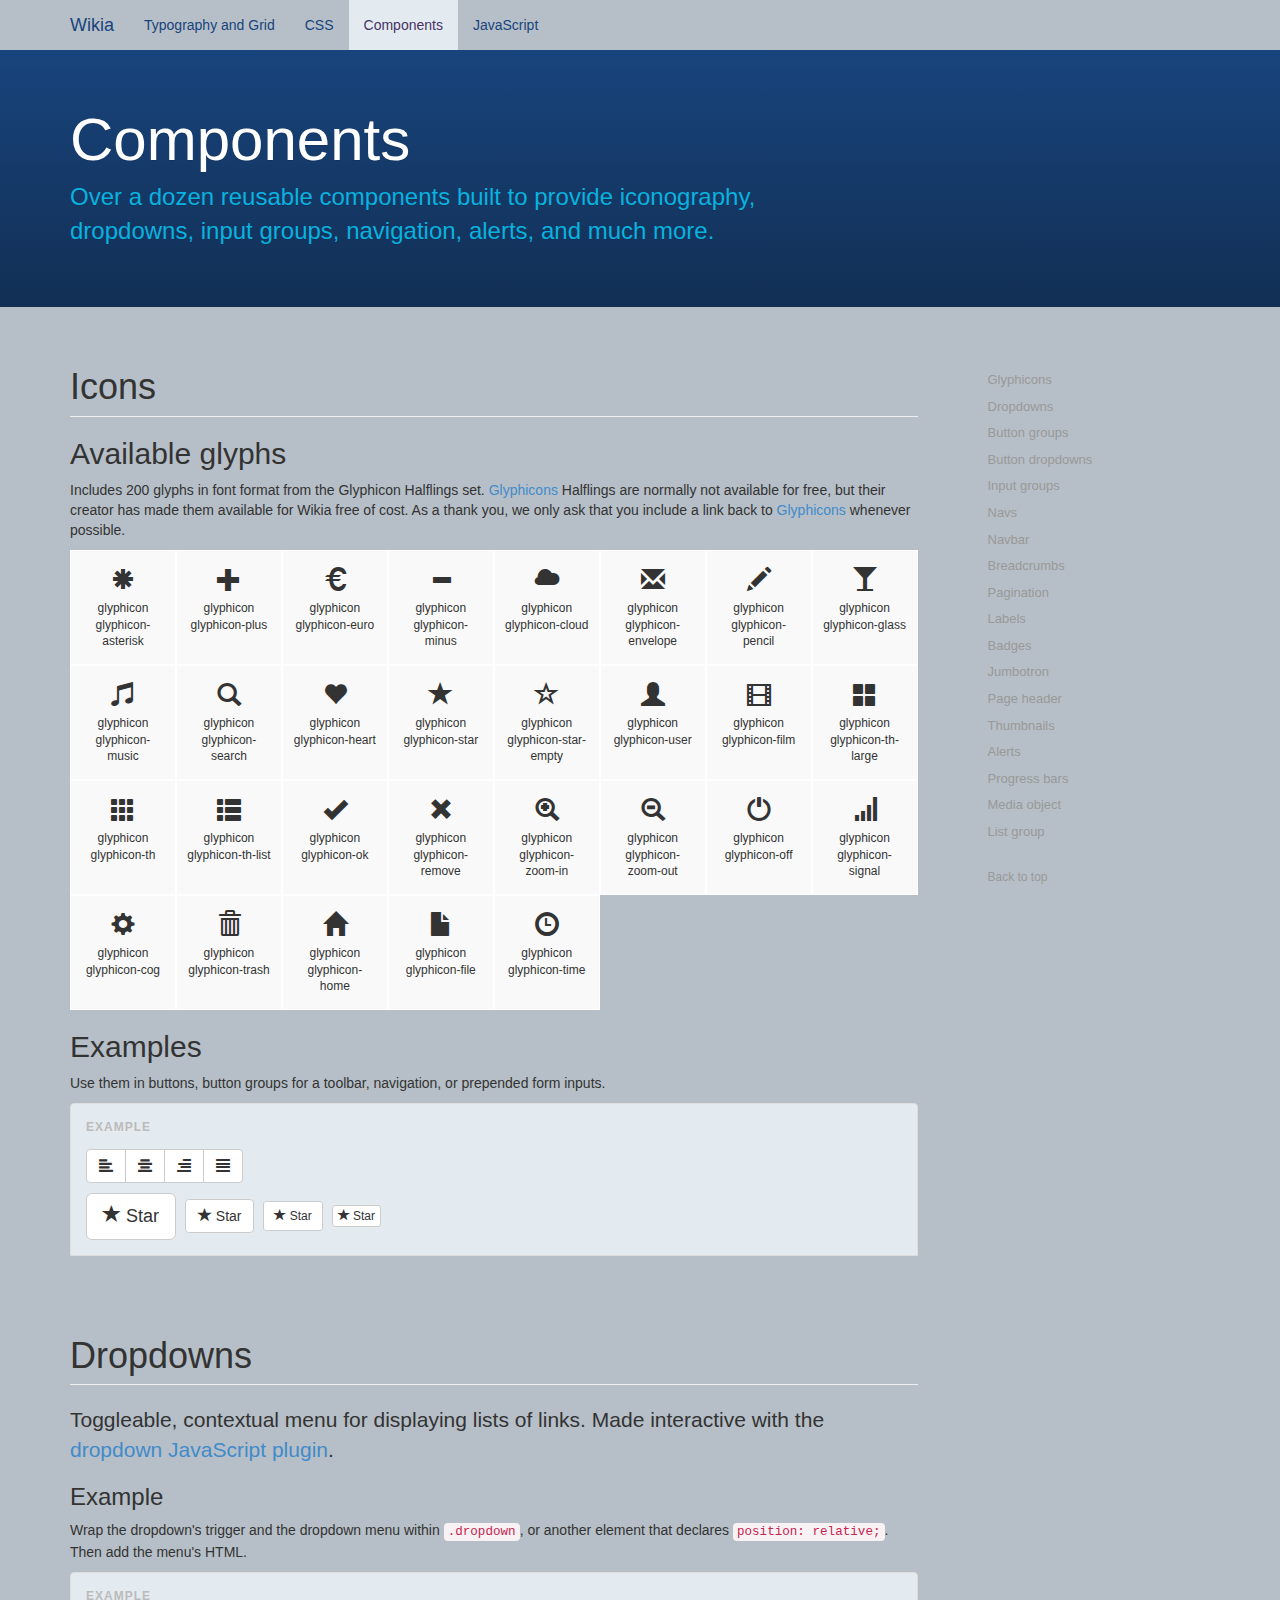
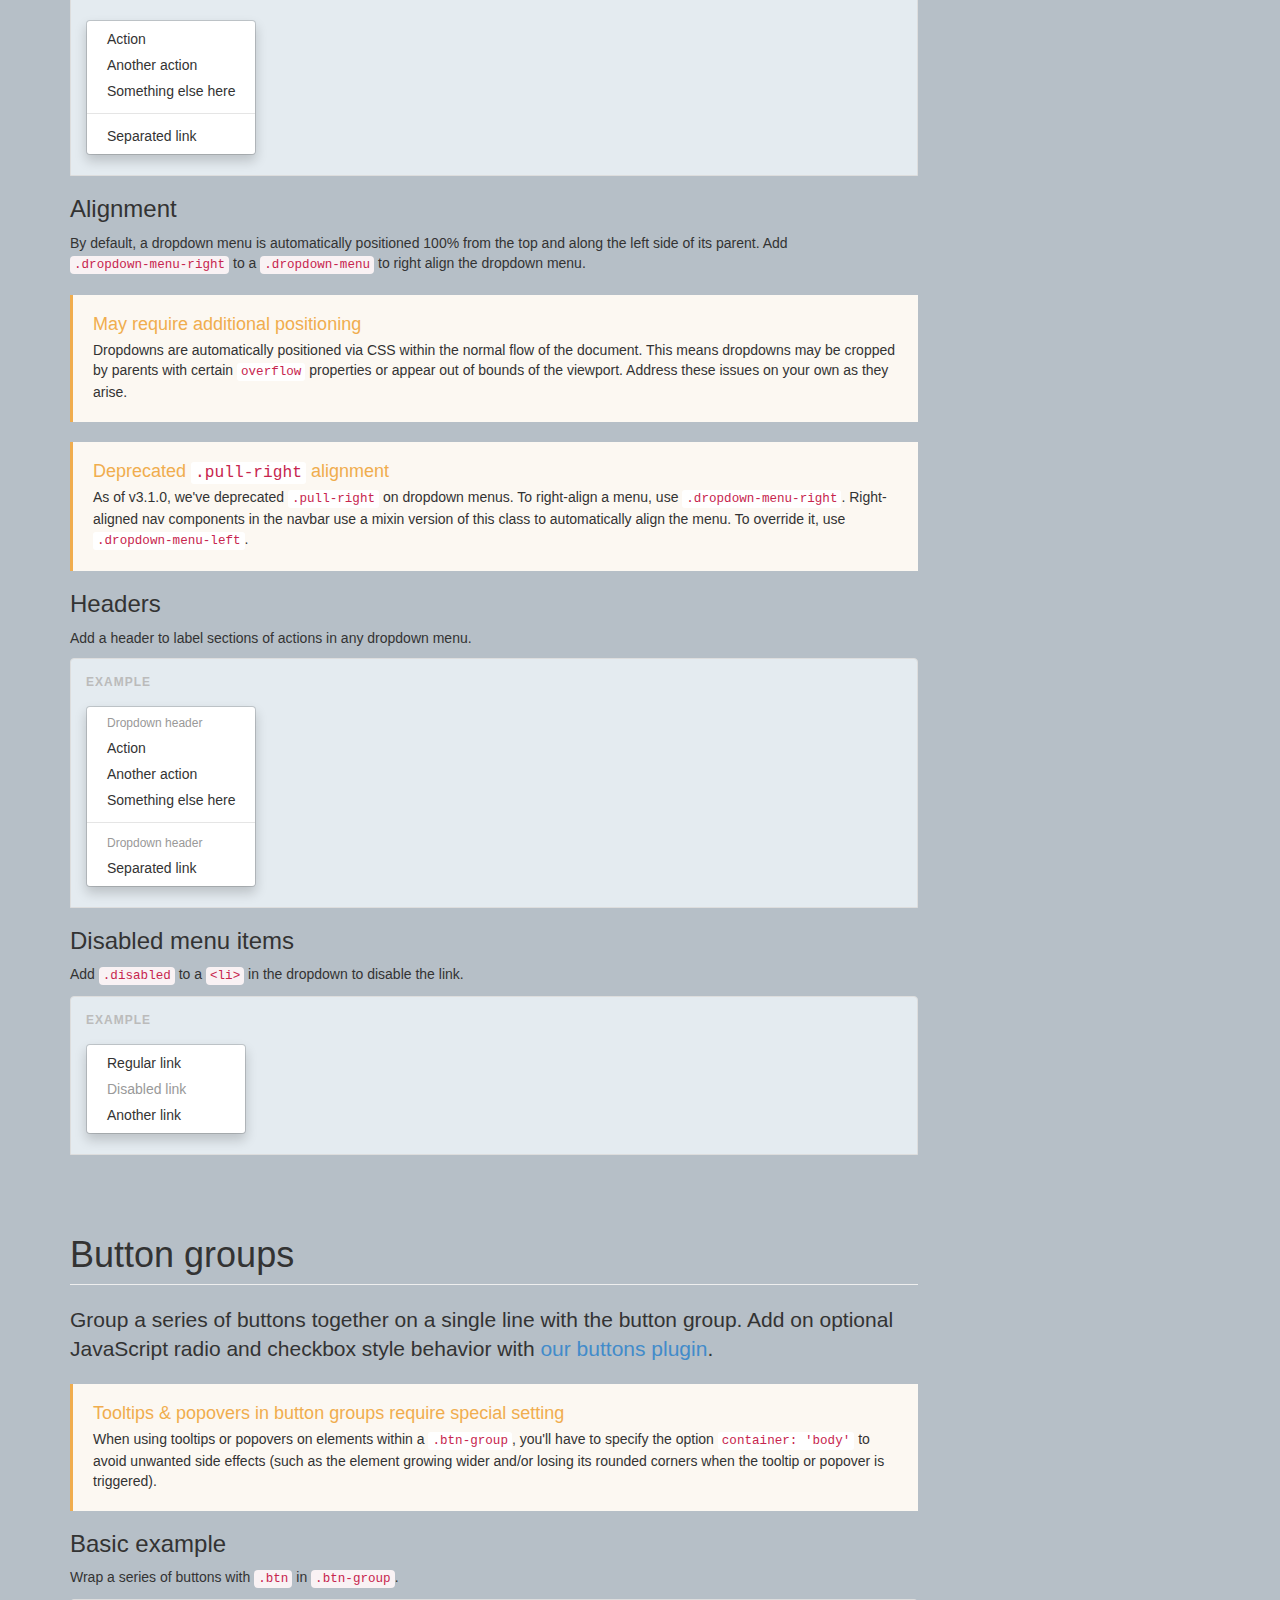
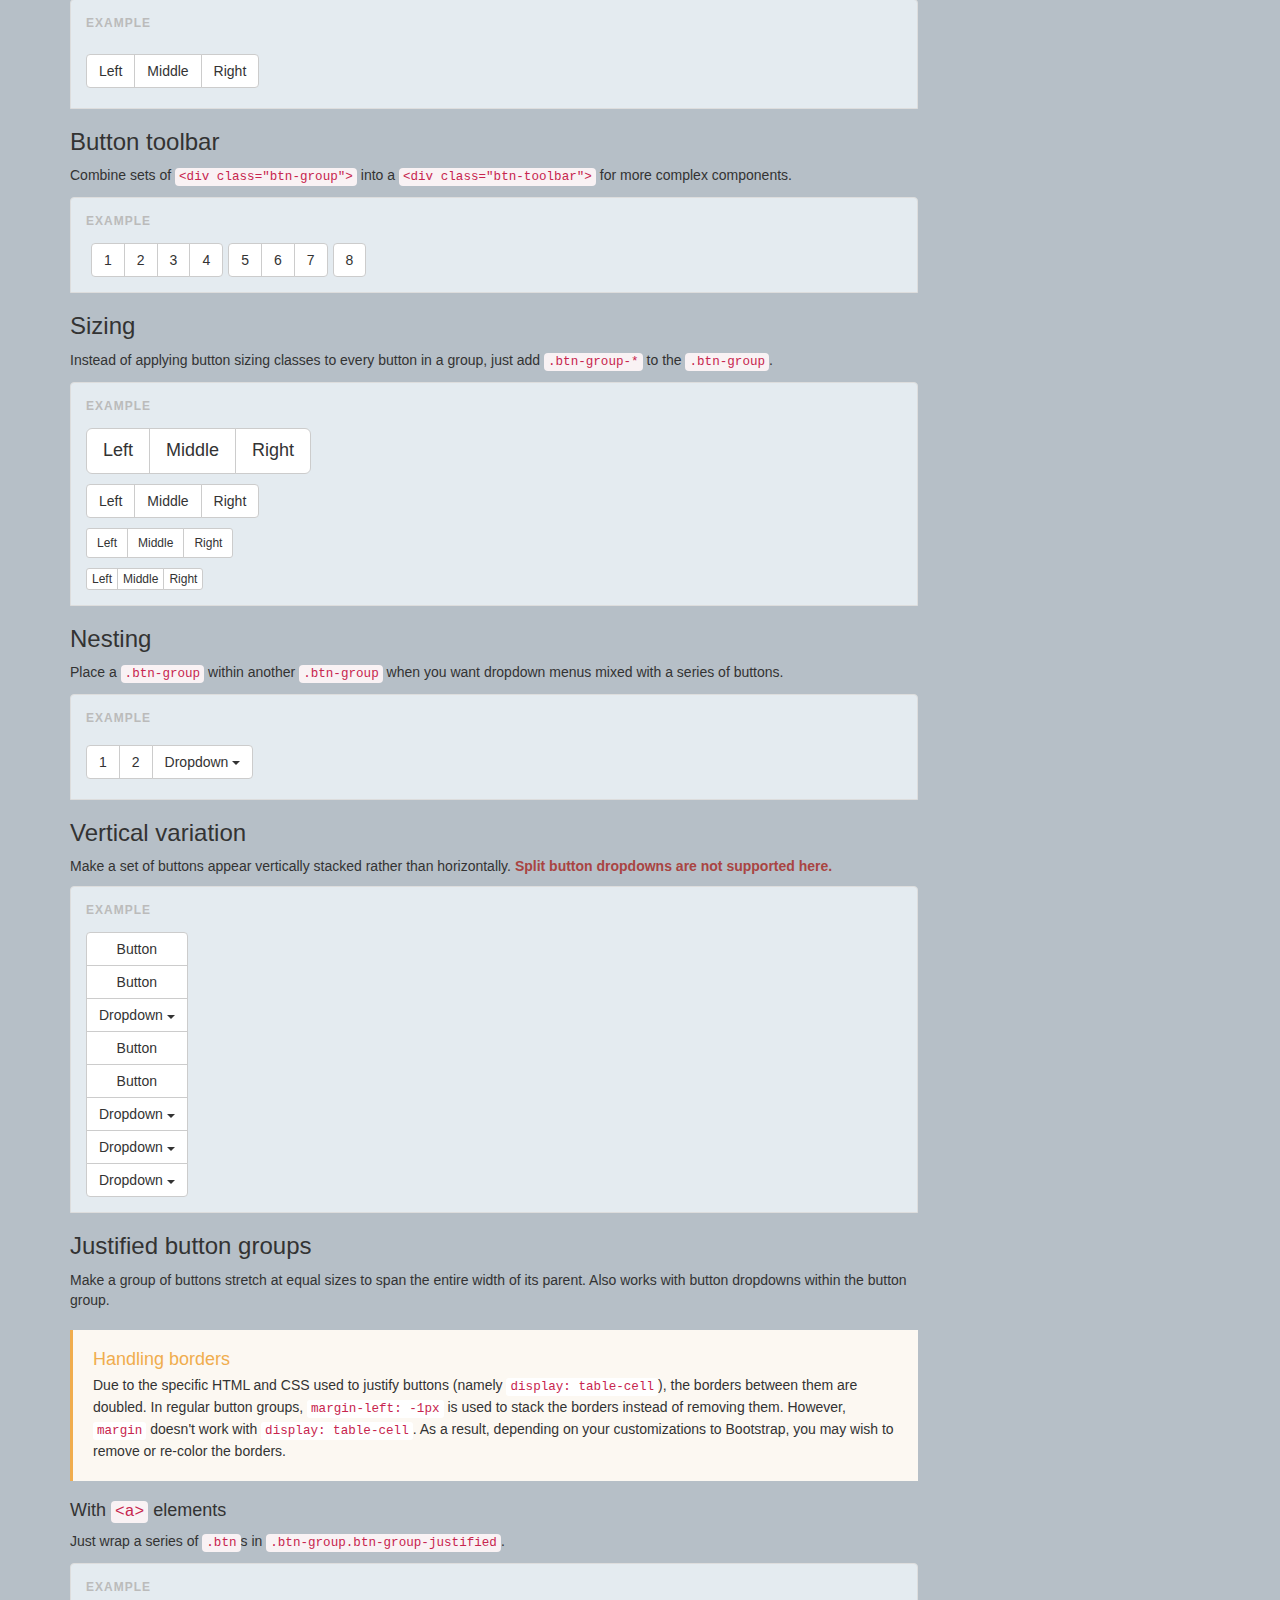
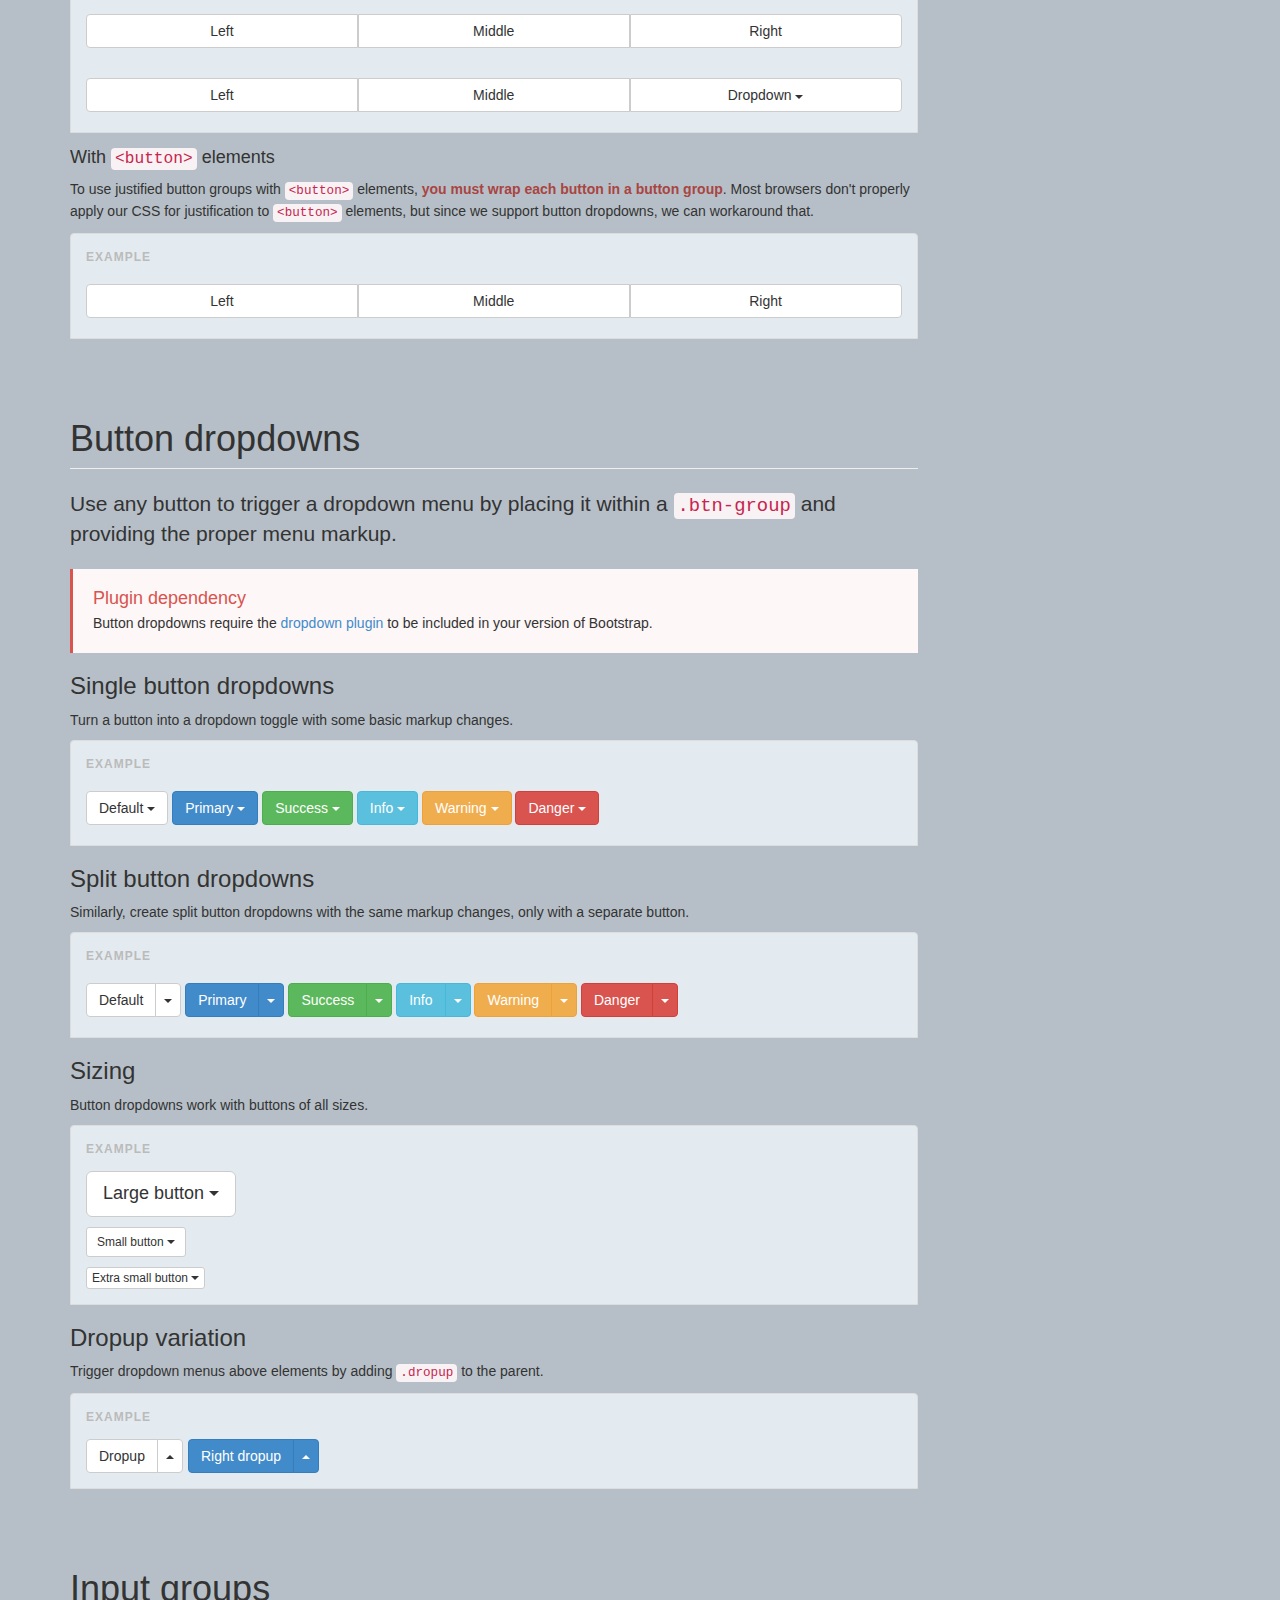
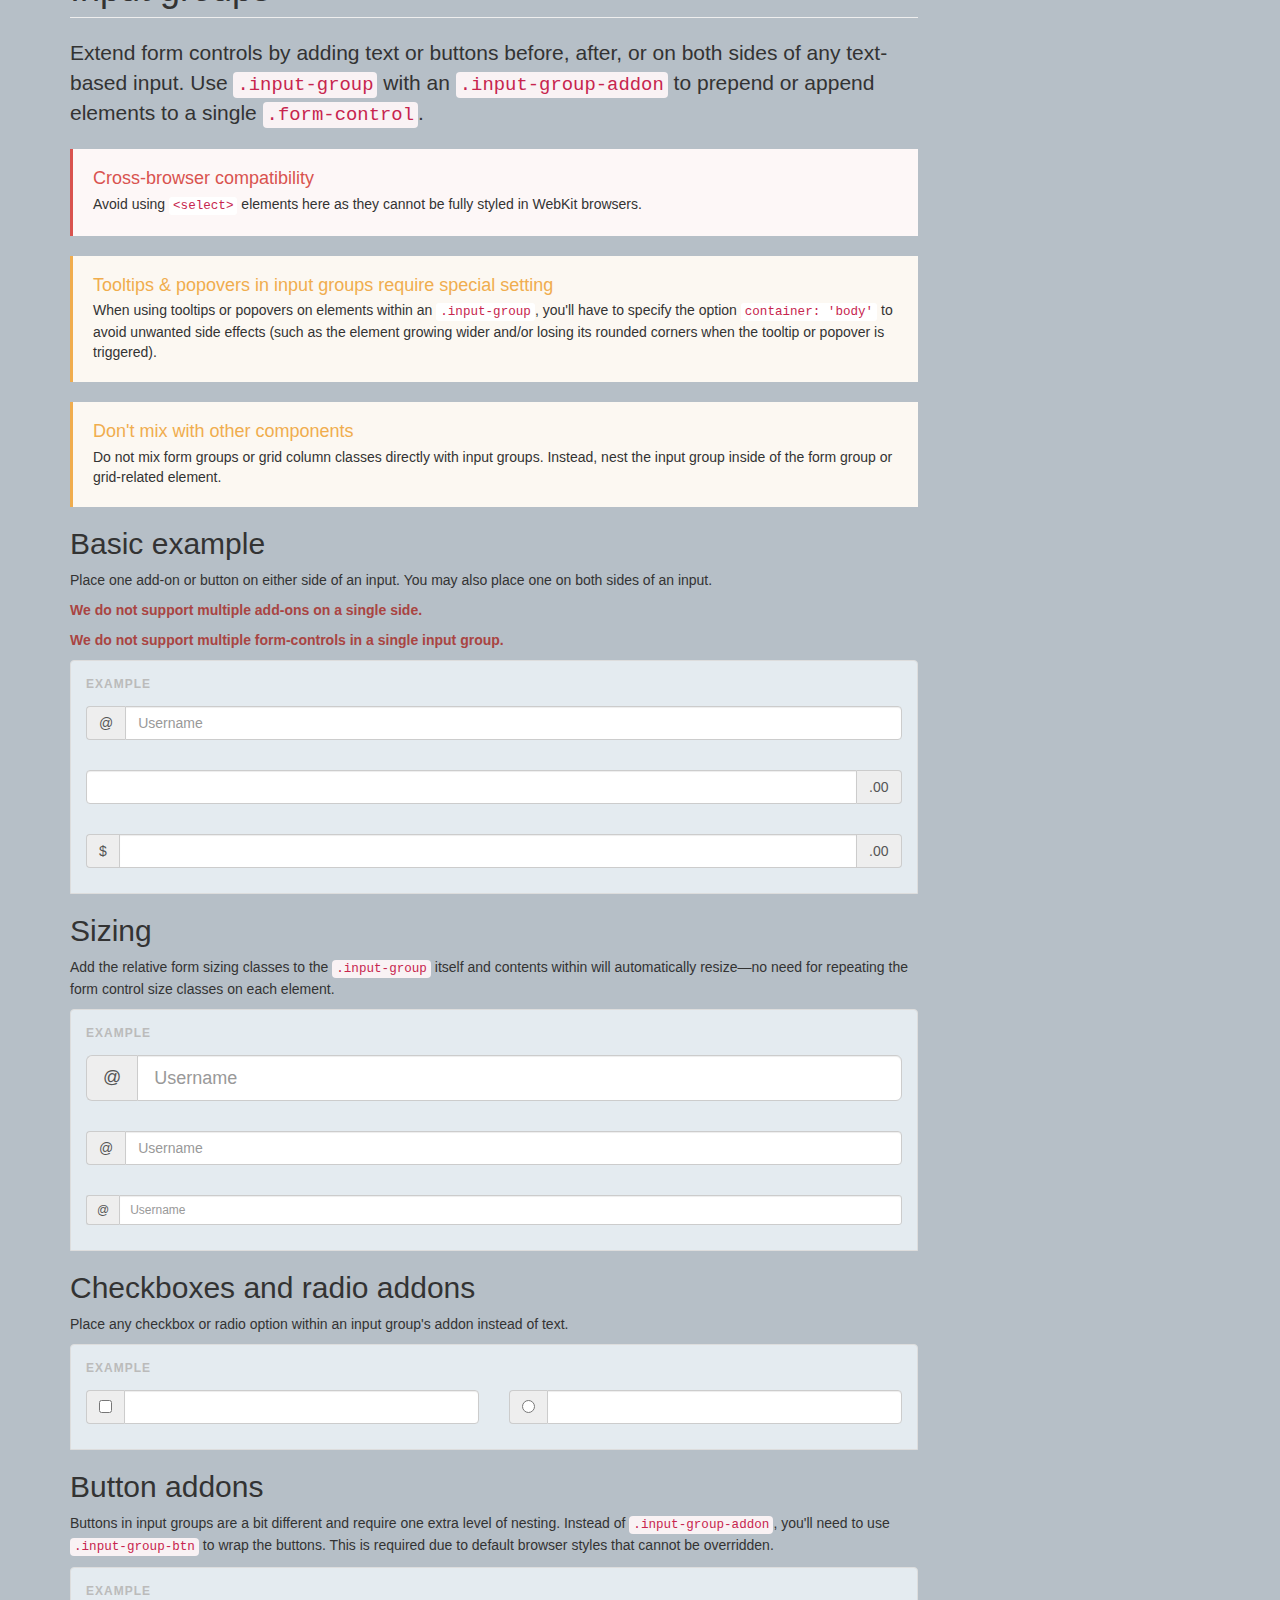
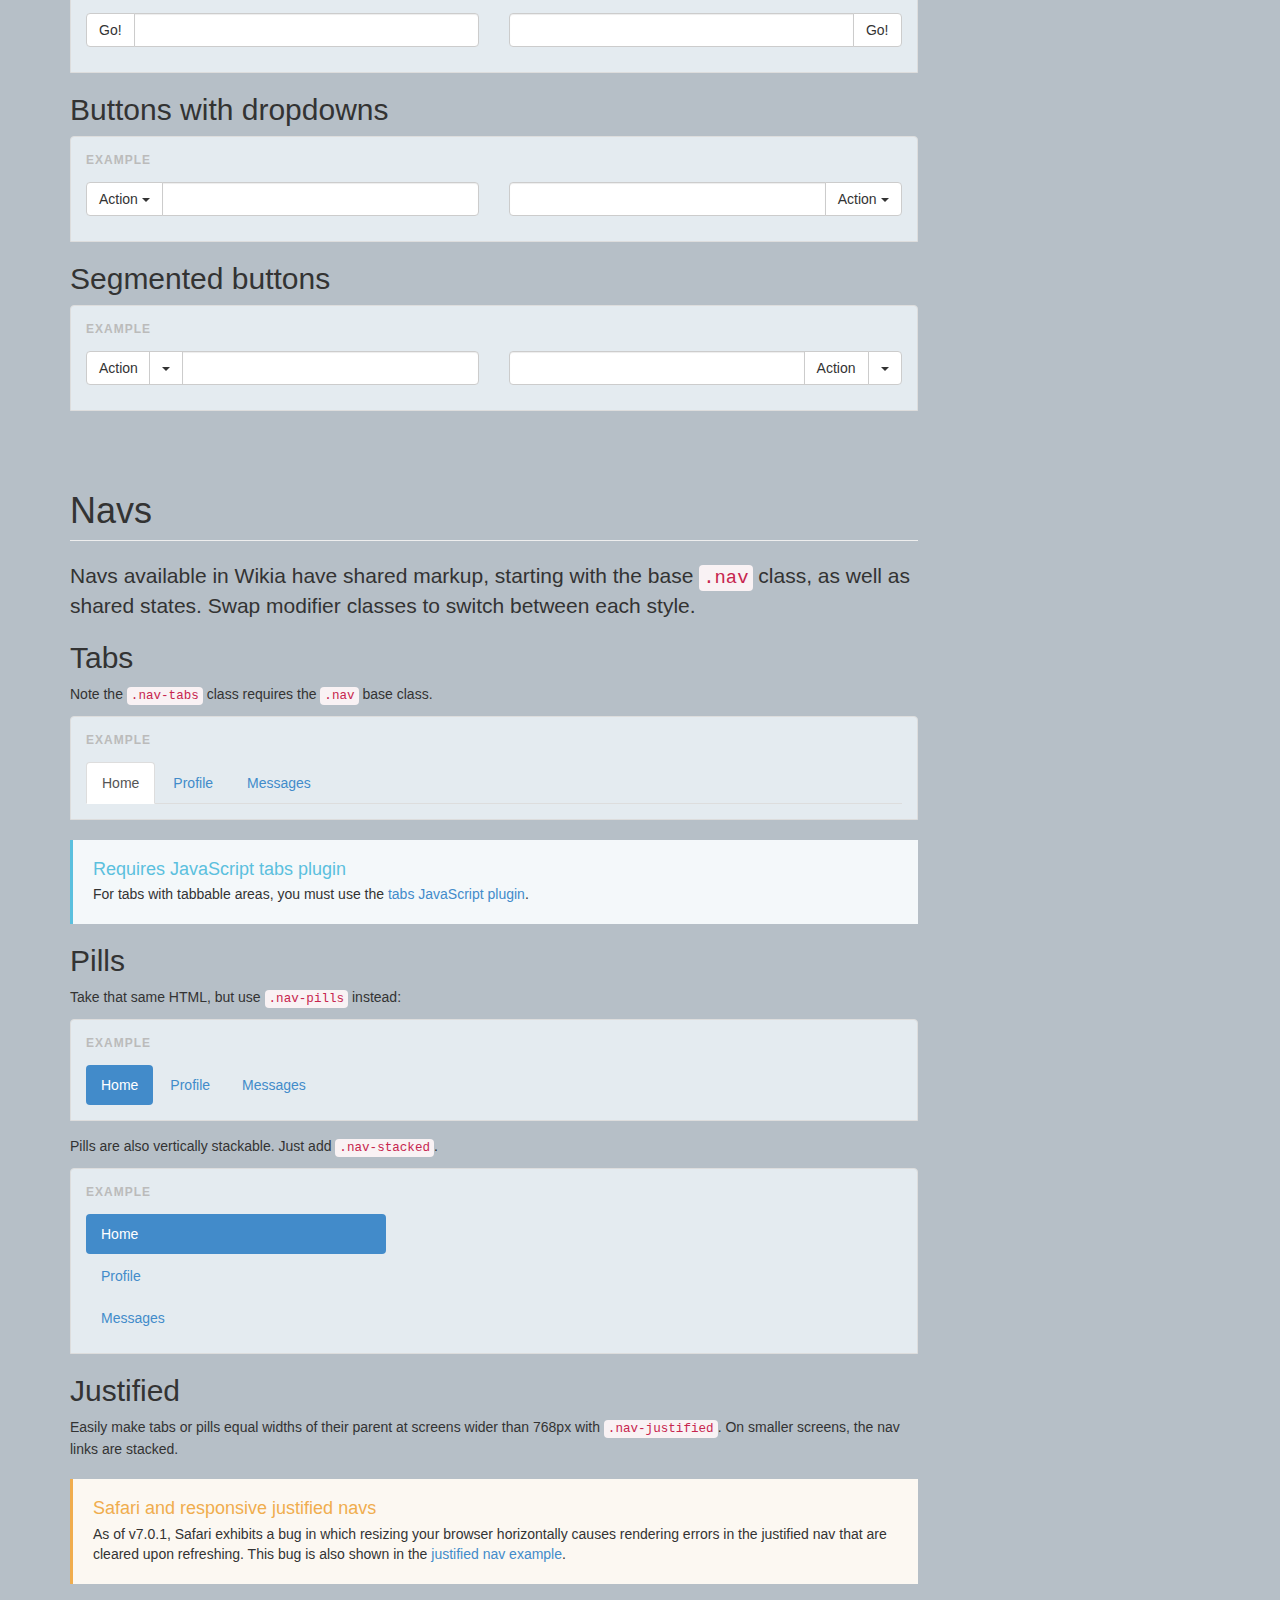
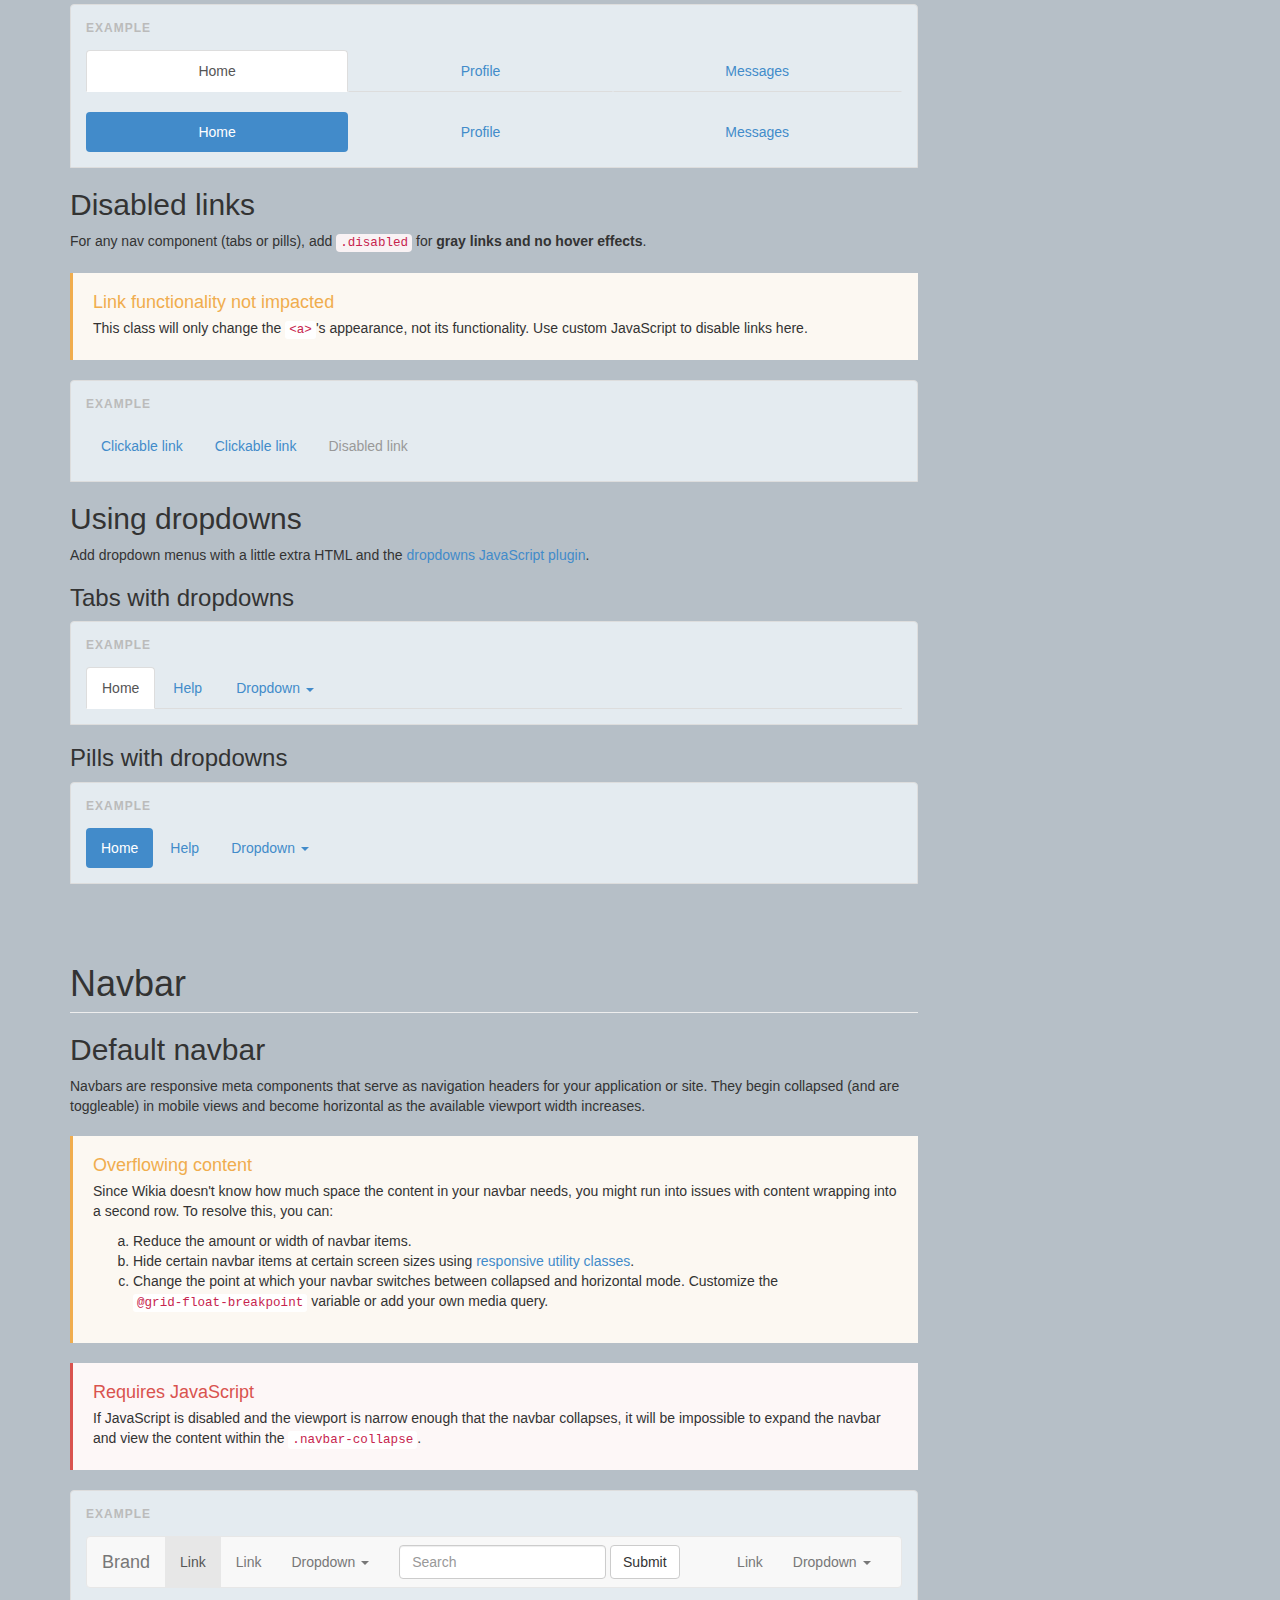
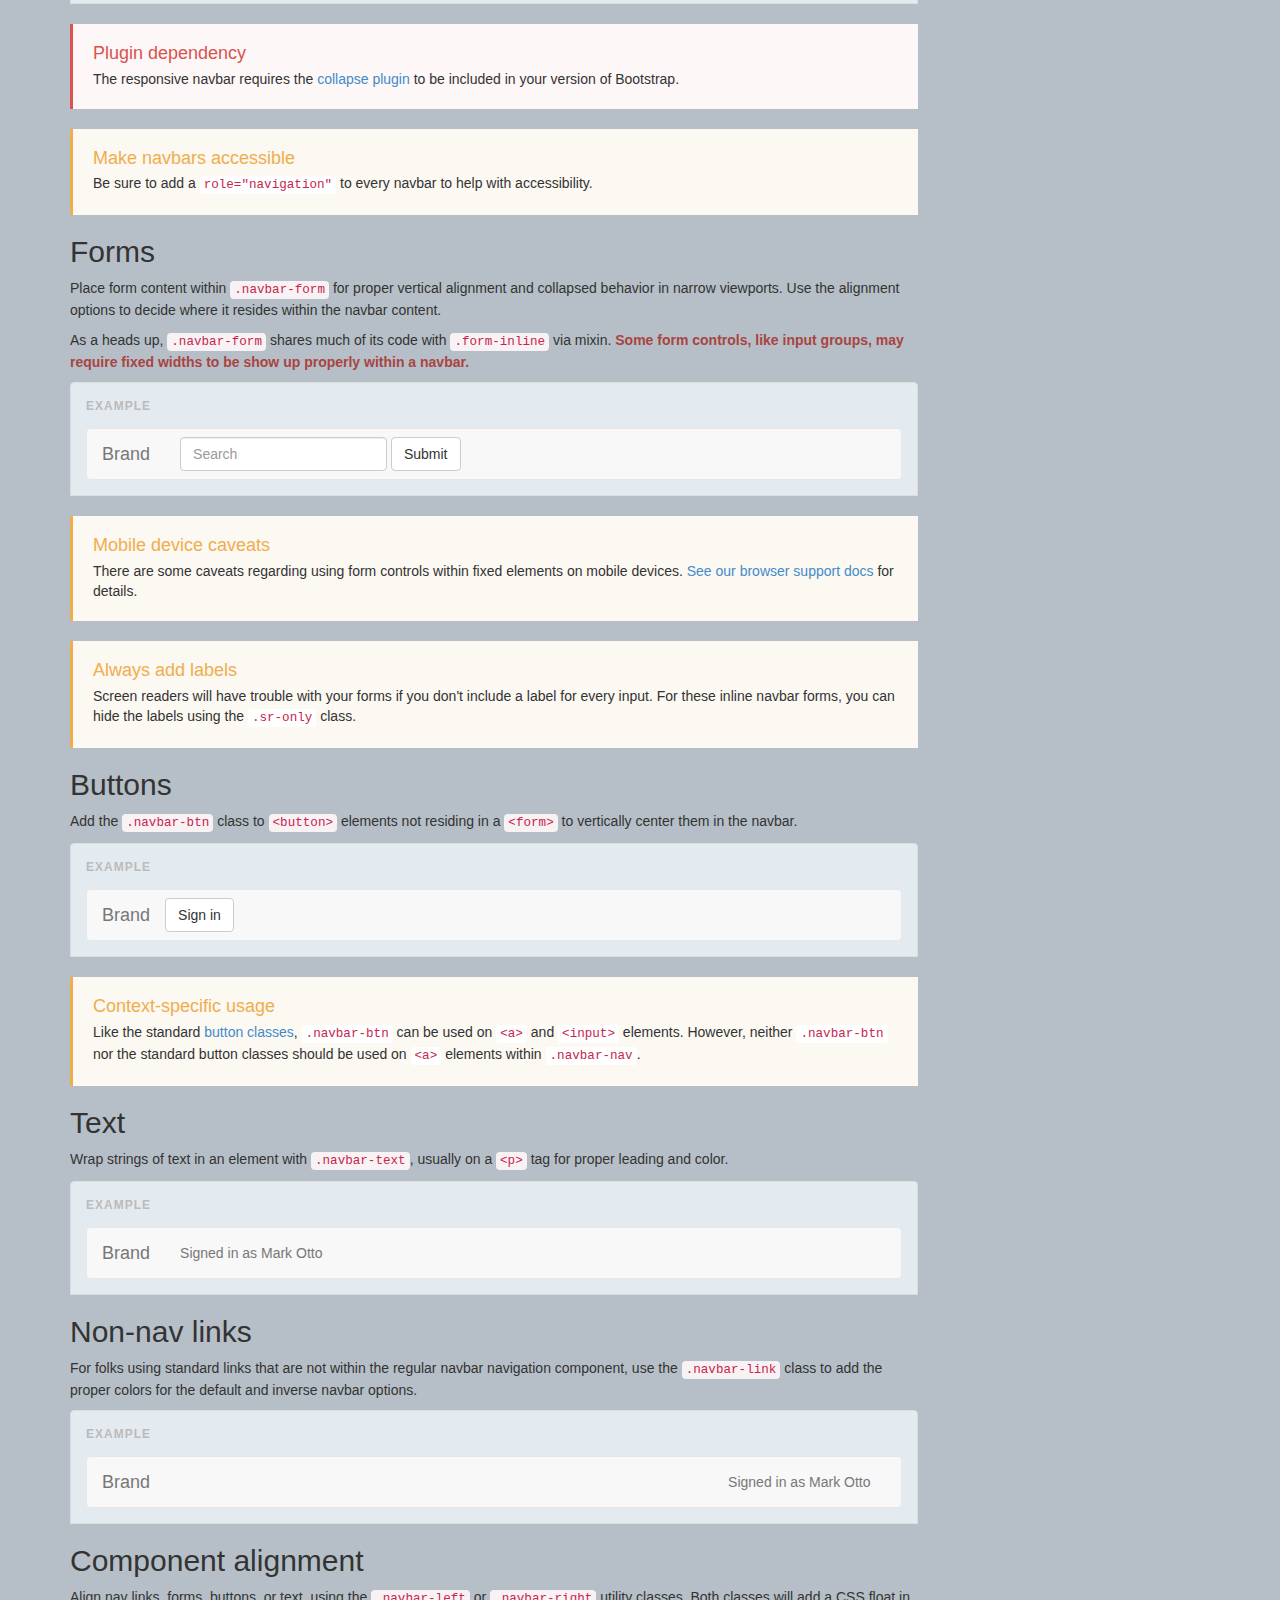
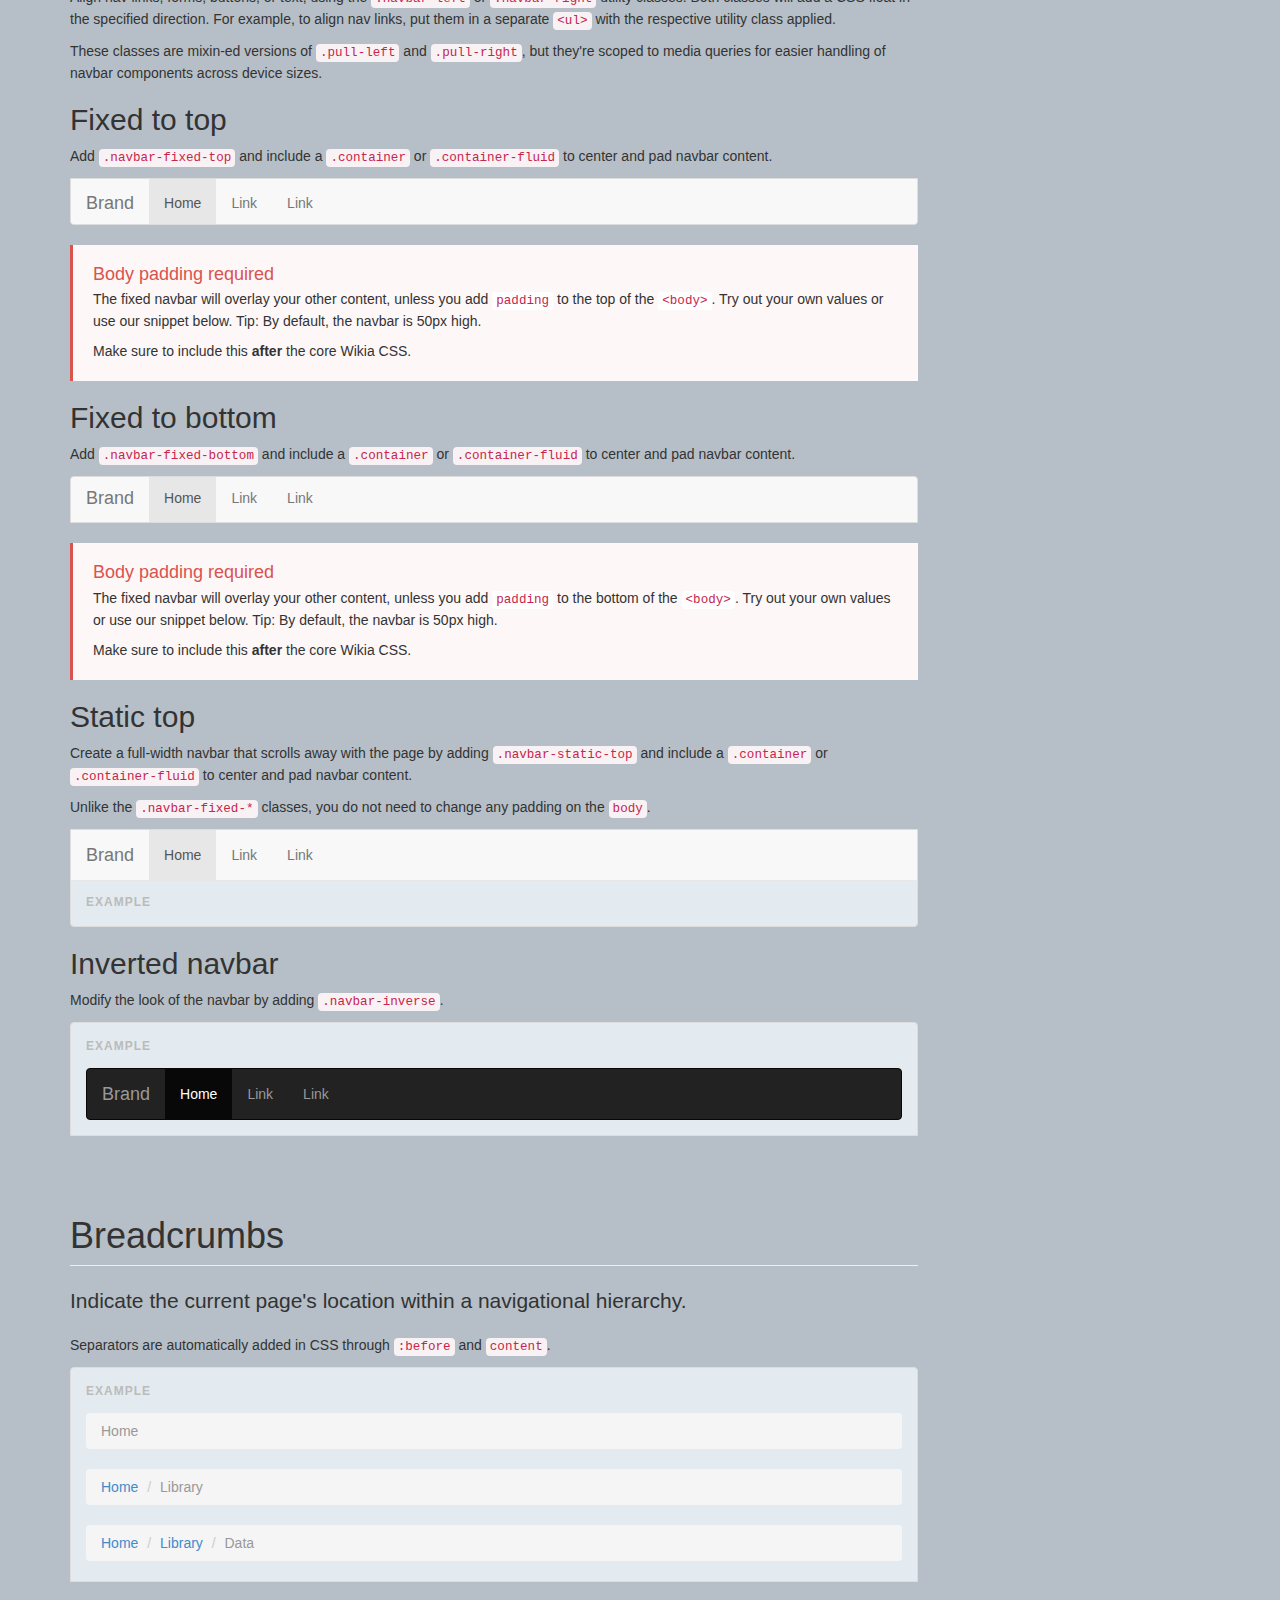
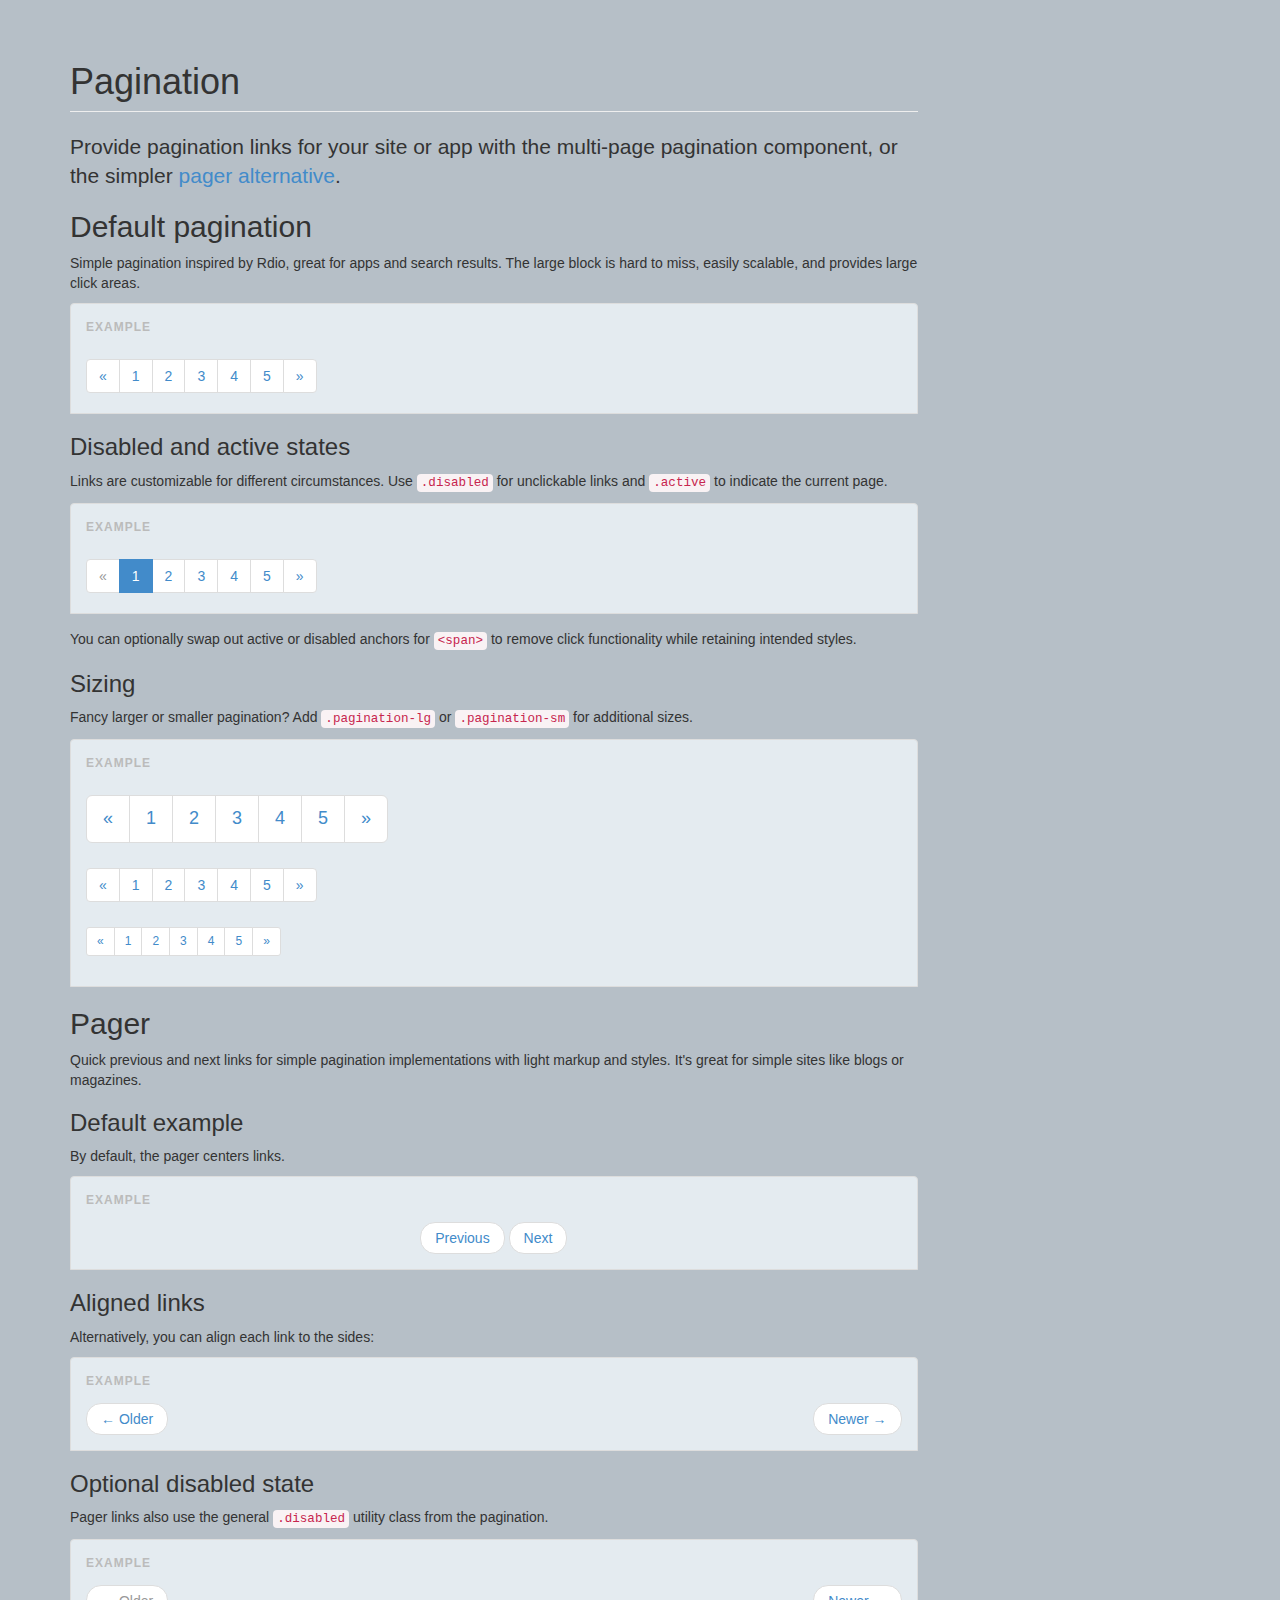
<file: components/index.html>
<!DOCTYPE html>
<html lang="en">
  <head>
    <!-- Meta, title, CSS, favicons, etc. -->
    <meta charset="utf-8">
<meta http-equiv="X-UA-Compatible" content="IE=edge">
<meta name="viewport" content="width=device-width, initial-scale=1">
<meta name="description" content="Bootstrap, a sleek, intuitive, and powerful mobile first front-end framework for faster and easier web development.">
<meta name="keywords" content="HTML, CSS, JS, JavaScript, framework, bootstrap, front-end, frontend, web development">
<meta name="author" content="Mark Otto, Jacob Thornton, and Wikia contributors">

<title>
  
    Components &middot; Bootstrap
  
</title>

<!-- Wikia core CSS -->
<link href="../dist/css/bootstrap.min.css" rel="stylesheet">

<!-- Documentation extras -->
<link href="../assets/css/docs.min.css" rel="stylesheet">
<!--[if lt IE 9]><script src="../assets/js/ie8-responsive-file-warning.js"></script><![endif]-->

<!-- HTML5 shim and Respond.js IE8 support of HTML5 elements and media queries -->
<!--[if lt IE 9]>
  <script src="https://oss.maxcdn.com/libs/html5shiv/3.7.0/html5shiv.js"></script>
  <script src="https://oss.maxcdn.com/libs/respond.js/1.4.2/respond.min.js"></script>
<![endif]-->

<!-- Favicons -->
<link rel="apple-touch-icon-precomposed" sizes="144x144" href="../assets/ico/apple-touch-icon-144-precomposed.png">
                               <link rel="shortcut icon" href="../assets/ico/favicon.ico">

<script>
  var _gaq = _gaq || [];
  _gaq.push(['_setAccount', 'UA-146052-10']);
  _gaq.push(['_trackPageview']);
  (function() {
    var ga = document.createElement('script'); ga.async = true;
    ga.src = ('https:' == document.location.protocol ? 'https://ssl' : 'http://www') + '.google-analytics.com/ga.js';
    var s = document.getElementsByTagName('script')[0]; s.parentNode.insertBefore(ga, s);
  })();
</script>

  </head>
  <body>
    <a class="sr-only" href="#content">Skip to main content</a>

    <!-- Docs master nav -->
    <header class="navbar navbar-static-top bs-docs-nav" role="banner" id="top">
  <div class="container">
    <div class="navbar-header">
      <button class="navbar-toggle" type="button" data-toggle="collapse" data-target=".bs-navbar-collapse">
        <span class="sr-only">Toggle navigation</span>
        <span class="icon-bar"></span>
        <span class="icon-bar"></span>
        <span class="icon-bar"></span>
      </button>
      <a href="../index.html" class="navbar-brand">Wikia</a>
    </div>
    <nav class="collapse navbar-collapse bs-navbar-collapse" role="navigation">
      <ul class="nav navbar-nav">
        <li class="">
          <a href="../typography/index.html">Typography and Grid</a>
        </li>
        <li>
          <a href="../css/index.html">CSS</a>
        </li>
        <li class="active">
          <a href="../components/index.html">Components</a>
        </li>
        <li>
          <a href="../javascript/index.html">JavaScript</a>
        </li>
      </ul>
    </nav>
  </div>
</header>


    <!-- Docs page layout -->
    <div class="bs-header" id="content">
      <div class="container">
        <h1>Components</h1>
        <p>Over a dozen reusable components built to provide iconography, dropdowns, input groups, navigation, alerts, and much more.</p>
       
      </div>
    </div>

    <div class="container bs-docs-container">

      <div class="row">
        <div class="col-md-9" role="main">
          <!-- Glyphicons
================================================== -->
<div class="bs-docs-section">
  <h1 id="glyphicons" class="page-header">Icons</h1>

  <h2 id="glyphicons-glyphs">Available glyphs</h2>
  <p>Includes 200 glyphs in font format from the Glyphicon Halflings set. <a href="http://glyphicons.com/">Glyphicons</a> Halflings are normally not available for free, but their creator has made them available for Wikia free of cost. As a thank you, we only ask that you include a link back to <a href="http://glyphicons.com/">Glyphicons</a> whenever possible.</p>
  <div class="bs-glyphicons">
    <ul class="bs-glyphicons-list">
      
        <li>
          <span class="glyphicon glyphicon-asterisk"></span>
          <span class="glyphicon-class">glyphicon glyphicon-asterisk</span>
        </li>
      
        <li>
          <span class="glyphicon glyphicon-plus"></span>
          <span class="glyphicon-class">glyphicon glyphicon-plus</span>
        </li>
      
        <li>
          <span class="glyphicon glyphicon-euro"></span>
          <span class="glyphicon-class">glyphicon glyphicon-euro</span>
        </li>
      
        <li>
          <span class="glyphicon glyphicon-minus"></span>
          <span class="glyphicon-class">glyphicon glyphicon-minus</span>
        </li>
      
        <li>
          <span class="glyphicon glyphicon-cloud"></span>
          <span class="glyphicon-class">glyphicon glyphicon-cloud</span>
        </li>
      
        <li>
          <span class="glyphicon glyphicon-envelope"></span>
          <span class="glyphicon-class">glyphicon glyphicon-envelope</span>
        </li>
      
        <li>
          <span class="glyphicon glyphicon-pencil"></span>
          <span class="glyphicon-class">glyphicon glyphicon-pencil</span>
        </li>
      
        <li>
          <span class="glyphicon glyphicon-glass"></span>
          <span class="glyphicon-class">glyphicon glyphicon-glass</span>
        </li>
      
        <li>
          <span class="glyphicon glyphicon-music"></span>
          <span class="glyphicon-class">glyphicon glyphicon-music</span>
        </li>
      
        <li>
          <span class="glyphicon glyphicon-search"></span>
          <span class="glyphicon-class">glyphicon glyphicon-search</span>
        </li>
      
        <li>
          <span class="glyphicon glyphicon-heart"></span>
          <span class="glyphicon-class">glyphicon glyphicon-heart</span>
        </li>
      
        <li>
          <span class="glyphicon glyphicon-star"></span>
          <span class="glyphicon-class">glyphicon glyphicon-star</span>
        </li>
      
        <li>
          <span class="glyphicon glyphicon-star-empty"></span>
          <span class="glyphicon-class">glyphicon glyphicon-star-empty</span>
        </li>
      
        <li>
          <span class="glyphicon glyphicon-user"></span>
          <span class="glyphicon-class">glyphicon glyphicon-user</span>
        </li>
      
        <li>
          <span class="glyphicon glyphicon-film"></span>
          <span class="glyphicon-class">glyphicon glyphicon-film</span>
        </li>
      
        <li>
          <span class="glyphicon glyphicon-th-large"></span>
          <span class="glyphicon-class">glyphicon glyphicon-th-large</span>
        </li>
      
        <li>
          <span class="glyphicon glyphicon-th"></span>
          <span class="glyphicon-class">glyphicon glyphicon-th</span>
        </li>
      
        <li>
          <span class="glyphicon glyphicon-th-list"></span>
          <span class="glyphicon-class">glyphicon glyphicon-th-list</span>
        </li>
      
        <li>
          <span class="glyphicon glyphicon-ok"></span>
          <span class="glyphicon-class">glyphicon glyphicon-ok</span>
        </li>
      
        <li>
          <span class="glyphicon glyphicon-remove"></span>
          <span class="glyphicon-class">glyphicon glyphicon-remove</span>
        </li>
      
        <li>
          <span class="glyphicon glyphicon-zoom-in"></span>
          <span class="glyphicon-class">glyphicon glyphicon-zoom-in</span>
        </li>
      
        <li>
          <span class="glyphicon glyphicon-zoom-out"></span>
          <span class="glyphicon-class">glyphicon glyphicon-zoom-out</span>
        </li>
      
        <li>
          <span class="glyphicon glyphicon-off"></span>
          <span class="glyphicon-class">glyphicon glyphicon-off</span>
        </li>
      
        <li>
          <span class="glyphicon glyphicon-signal"></span>
          <span class="glyphicon-class">glyphicon glyphicon-signal</span>
        </li>
      
        <li>
          <span class="glyphicon glyphicon-cog"></span>
          <span class="glyphicon-class">glyphicon glyphicon-cog</span>
        </li>
      
        <li>
          <span class="glyphicon glyphicon-trash"></span>
          <span class="glyphicon-class">glyphicon glyphicon-trash</span>
        </li>
      
        <li>
          <span class="glyphicon glyphicon-home"></span>
          <span class="glyphicon-class">glyphicon glyphicon-home</span>
        </li>
      
        <li>
          <span class="glyphicon glyphicon-file"></span>
          <span class="glyphicon-class">glyphicon glyphicon-file</span>
        </li>
      
        <li>
          <span class="glyphicon glyphicon-time"></span>
          <span class="glyphicon-class">glyphicon glyphicon-time</span>
        </li>
      
      
    </ul>
  </div>




  <h2 id="glyphicons-examples">Examples</h2>
  <p>Use them in buttons, button groups for a toolbar, navigation, or prepended form inputs.</p>
  <div class="bs-example">
    <div class="btn-toolbar" role="toolbar">
      <div class="btn-group">
        <button type="button" class="btn btn-default"><span class="glyphicon glyphicon-align-left"></span></button>
        <button type="button" class="btn btn-default"><span class="glyphicon glyphicon-align-center"></span></button>
        <button type="button" class="btn btn-default"><span class="glyphicon glyphicon-align-right"></span></button>
        <button type="button" class="btn btn-default"><span class="glyphicon glyphicon-align-justify"></span></button>
      </div>
    </div>
    <div class="btn-toolbar" role="toolbar">
      <button type="button" class="btn btn-default btn-lg"><span class="glyphicon glyphicon-star"></span> Star</button>
      <button type="button" class="btn btn-default"><span class="glyphicon glyphicon-star"></span> Star</button>
      <button type="button" class="btn btn-default btn-sm"><span class="glyphicon glyphicon-star"></span> Star</button>
      <button type="button" class="btn btn-default btn-xs"><span class="glyphicon glyphicon-star"></span> Star</button>
    </div>
  </div>

</div>



<!-- Dropdowns
================================================== -->
<div class="bs-docs-section">
  <h1 id="dropdowns" class="page-header">Dropdowns</h1>

  <p class="lead">Toggleable, contextual menu for displaying lists of links. Made interactive with the <a href="../javascript/#dropdowns">dropdown JavaScript plugin</a>.</p>

  <h3 id="dropdowns-example">Example</h3>
  <p>Wrap the dropdown's trigger and the dropdown menu within <code>.dropdown</code>, or another element that declares <code>position: relative;</code>. Then add the menu's HTML.</p>
  <div class="bs-example">
    <div class="dropdown clearfix">
      <button class="btn dropdown-toggle sr-only" type="button" id="dropdownMenu1" data-toggle="dropdown">
        Dropdown
        <span class="caret"></span>
      </button>
      <ul class="dropdown-menu" role="menu" aria-labelledby="dropdownMenu1">
        <li role="presentation"><a role="menuitem" tabindex="-1" href="#">Action</a></li>
        <li role="presentation"><a role="menuitem" tabindex="-1" href="#">Another action</a></li>
        <li role="presentation"><a role="menuitem" tabindex="-1" href="#">Something else here</a></li>
        <li role="presentation" class="divider"></li>
        <li role="presentation"><a role="menuitem" tabindex="-1" href="#">Separated link</a></li>
      </ul>
    </div>
  </div><!-- /example -->


  <h3 id="dropdowns-alignment">Alignment</h3>
  <p>By default, a dropdown menu is automatically positioned 100% from the top and along the left side of its parent. Add <code>.dropdown-menu-right</code> to a <code>.dropdown-menu</code> to right align the dropdown menu.</p>
  <div class="bs-callout bs-callout-warning">
    <h4>May require additional positioning</h4>
    <p>Dropdowns are automatically positioned via CSS within the normal flow of the document. This means dropdowns may be cropped by parents with certain <code>overflow</code> properties or appear out of bounds of the viewport. Address these issues on your own as they arise.</p>
  </div>
  <div class="bs-callout bs-callout-warning">
    <h4>Deprecated <code>.pull-right</code> alignment</h4>
    <p>As of v3.1.0, we've deprecated <code>.pull-right</code> on dropdown menus. To right-align a menu, use <code>.dropdown-menu-right</code>. Right-aligned nav components in the navbar use a mixin version of this class to automatically align the menu. To override it, use <code>.dropdown-menu-left</code>.</p>
  </div>

  <h3 id="dropdowns-headers">Headers</h3>
  <p>Add a header to label sections of actions in any dropdown menu.</p>
  <div class="bs-example">
    <div class="dropdown clearfix">
      <button class="btn dropdown-toggle sr-only" type="button" id="dropdownMenu2" data-toggle="dropdown">
        Dropdown
        <span class="caret"></span>
      </button>
      <ul class="dropdown-menu" role="menu" aria-labelledby="dropdownMenu2">
        <li role="presentation" class="dropdown-header">Dropdown header</li>
        <li role="presentation"><a role="menuitem" tabindex="-1" href="#">Action</a></li>
        <li role="presentation"><a role="menuitem" tabindex="-1" href="#">Another action</a></li>
        <li role="presentation"><a role="menuitem" tabindex="-1" href="#">Something else here</a></li>
        <li role="presentation" class="divider"></li>
        <li role="presentation" class="dropdown-header">Dropdown header</li>
        <li role="presentation"><a role="menuitem" tabindex="-1" href="#">Separated link</a></li>
      </ul>
    </div>
  </div><!-- /example -->


  <h3 id="dropdowns-disabled">Disabled menu items</h3>
  <p>Add <code>.disabled</code> to a <code>&lt;li&gt;</code> in the dropdown to disable the link.</p>
  <div class="bs-example">
    <div class="dropdown clearfix">
      <button class="btn dropdown-toggle sr-only" type="button" id="dropdownMenu3" data-toggle="dropdown">
        Dropdown
        <span class="caret"></span>
      </button>
      <ul class="dropdown-menu" role="menu" aria-labelledby="dropdownMenu3">
        <li role="presentation"><a role="menuitem" tabindex="-1" href="#">Regular link</a></li>
        <li role="presentation" class="disabled"><a role="menuitem" tabindex="-1" href="#">Disabled link</a></li>
        <li role="presentation"><a role="menuitem" tabindex="-1" href="#">Another link</a></li>
      </ul>
    </div>
  </div><!-- /example -->

</div>



<!-- Button Groups
================================================== -->
<div class="bs-docs-section">
  <h1 id="btn-groups" class="page-header">Button groups</h1>

  <p class="lead">Group a series of buttons together on a single line with the button group. Add on optional JavaScript radio and checkbox style behavior with <a href="../javascript/#buttons">our buttons plugin</a>.</p>

  <div class="bs-callout bs-callout-warning">
    <h4>Tooltips &amp; popovers in button groups require special setting</h4>
    <p>When using tooltips or popovers on elements within a <code>.btn-group</code>, you'll have to specify the option <code>container: 'body'</code> to avoid unwanted side effects (such as the element growing wider and/or losing its rounded corners when the tooltip or popover is triggered).</p>
  </div>

  <h3 id="btn-groups-single">Basic example</h3>
  <p>Wrap a series of buttons with <code>.btn</code> in <code>.btn-group</code>.</p>
  <div class="bs-example">
    <div class="btn-group" style="margin: 9px 0 5px;">
      <button type="button" class="btn btn-default">Left</button>
      <button type="button" class="btn btn-default">Middle</button>
      <button type="button" class="btn btn-default">Right</button>
    </div>
  </div>


  <h3 id="btn-groups-toolbar">Button toolbar</h3>
  <p>Combine sets of <code>&lt;div class="btn-group"&gt;</code> into a <code>&lt;div class="btn-toolbar"&gt;</code> for more complex components.</p>
  <div class="bs-example">
    <div class="btn-toolbar" role="toolbar" style="margin: 0;">
      <div class="btn-group">
        <button type="button" class="btn btn-default">1</button>
        <button type="button" class="btn btn-default">2</button>
        <button type="button" class="btn btn-default">3</button>
        <button type="button" class="btn btn-default">4</button>
      </div>
      <div class="btn-group">
        <button type="button" class="btn btn-default">5</button>
        <button type="button" class="btn btn-default">6</button>
        <button type="button" class="btn btn-default">7</button>
      </div>
      <div class="btn-group">
        <button type="button" class="btn btn-default">8</button>
      </div>
    </div>
  </div>


  <h3 id="btn-groups-sizing">Sizing</h3>
  <p>Instead of applying button sizing classes to every button in a group, just add <code>.btn-group-*</code> to the <code>.btn-group</code>.</p>
  <div class="bs-example">
    <div class="btn-toolbar" role="toolbar">
      <div class="btn-group btn-group-lg">
        <button type="button" class="btn btn-default">Left</button>
        <button type="button" class="btn btn-default">Middle</button>
        <button type="button" class="btn btn-default">Right</button>
      </div>
    </div>
    <div class="btn-toolbar" role="toolbar">
      <div class="btn-group">
        <button type="button" class="btn btn-default">Left</button>
        <button type="button" class="btn btn-default">Middle</button>
        <button type="button" class="btn btn-default">Right</button>
      </div>
    </div>
    <div class="btn-toolbar" role="toolbar">
      <div class="btn-group btn-group-sm">
        <button type="button" class="btn btn-default">Left</button>
        <button type="button" class="btn btn-default">Middle</button>
        <button type="button" class="btn btn-default">Right</button>
      </div>
    </div>
    <div class="btn-toolbar" role="toolbar">
      <div class="btn-group btn-group-xs">
        <button type="button" class="btn btn-default">Left</button>
        <button type="button" class="btn btn-default">Middle</button>
        <button type="button" class="btn btn-default">Right</button>
      </div>
    </div>
  </div>


  <h3 id="btn-groups-nested">Nesting</h3>
  <p>Place a <code>.btn-group</code> within another <code>.btn-group</code> when you want dropdown menus mixed with a series of buttons.</p>
  <div class="bs-example">
    <div class="btn-group">
      <button type="button" class="btn btn-default">1</button>
      <button type="button" class="btn btn-default">2</button>

      <div class="btn-group">
        <button id="btnGroupDrop1" type="button" class="btn btn-default dropdown-toggle" data-toggle="dropdown">
          Dropdown
          <span class="caret"></span>
        </button>
        <ul class="dropdown-menu" role="menu" aria-labelledby="btnGroupDrop1">
          <li><a href="#">Dropdown link</a></li>
          <li><a href="#">Dropdown link</a></li>
        </ul>
      </div>
    </div>
  </div>


  <h3 id="btn-groups-vertical">Vertical variation</h3>
  <p>Make a set of buttons appear vertically stacked rather than horizontally. <strong class="text-danger">Split button dropdowns are not supported here.</strong></p>
  <div class="bs-example">
    <div class="btn-group-vertical">
      <button type="button" class="btn btn-default">Button</button>
      <button type="button" class="btn btn-default">Button</button>
      <div class="btn-group">
        <button id="btnGroupVerticalDrop1" type="button" class="btn btn-default dropdown-toggle" data-toggle="dropdown">
          Dropdown
          <span class="caret"></span>
        </button>
        <ul class="dropdown-menu" role="menu" aria-labelledby="btnGroupVerticalDrop1">
          <li><a href="#">Dropdown link</a></li>
          <li><a href="#">Dropdown link</a></li>
        </ul>
      </div>
      <button type="button" class="btn btn-default">Button</button>
      <button type="button" class="btn btn-default">Button</button>
      <div class="btn-group">
        <button id="btnGroupVerticalDrop2" type="button" class="btn btn-default dropdown-toggle" data-toggle="dropdown">
          Dropdown
          <span class="caret"></span>
        </button>
        <ul class="dropdown-menu" role="menu" aria-labelledby="btnGroupVerticalDrop2">
          <li><a href="#">Dropdown link</a></li>
          <li><a href="#">Dropdown link</a></li>
        </ul>
      </div>
      <div class="btn-group">
        <button id="btnGroupVerticalDrop3" type="button" class="btn btn-default dropdown-toggle" data-toggle="dropdown">
          Dropdown
          <span class="caret"></span>
        </button>
        <ul class="dropdown-menu" role="menu" aria-labelledby="btnGroupVerticalDrop3">
          <li><a href="#">Dropdown link</a></li>
          <li><a href="#">Dropdown link</a></li>
        </ul>
      </div>
      <div class="btn-group">
        <button id="btnGroupVerticalDrop4" type="button" class="btn btn-default dropdown-toggle" data-toggle="dropdown">
          Dropdown
          <span class="caret"></span>
        </button>
        <ul class="dropdown-menu" role="menu" aria-labelledby="btnGroupVerticalDrop4">
          <li><a href="#">Dropdown link</a></li>
          <li><a href="#">Dropdown link</a></li>
        </ul>
      </div>
    </div>
  </div>


  <h3 id="btn-groups-justified">Justified button groups</h3>
  <p>Make a group of buttons stretch at equal sizes to span the entire width of its parent. Also works with button dropdowns within the button group.</p>

  <div class="bs-callout bs-callout-warning">
    <h4>Handling borders</h4>
    <p>Due to the specific HTML and CSS used to justify buttons (namely <code>display: table-cell</code>), the borders between them are doubled. In regular button groups, <code>margin-left: -1px</code> is used to stack the borders instead of removing them. However, <code>margin</code> doesn't work with <code>display: table-cell</code>. As a result, depending on your customizations to Bootstrap, you may wish to remove or re-color the borders.</p>
  </div>

  <h4>With <code>&lt;a&gt;</code> elements</h4>
  <p>Just wrap a series of <code>.btn</code>s in <code>.btn-group.btn-group-justified</code>.</p>
  <div class="bs-example">
    <div class="btn-group btn-group-justified">
      <a class="btn btn-default" role="button">Left</a>
      <a class="btn btn-default" role="button">Middle</a>
      <a class="btn btn-default" role="button">Right</a>
    </div>
    <br>
    <div class="btn-group btn-group-justified">
      <a class="btn btn-default" role="button">Left</a>
      <a class="btn btn-default" role="button">Middle</a>
      <div class="btn-group">
        <a class="btn btn-default dropdown-toggle" data-toggle="dropdown">
          Dropdown <span class="caret"></span>
        </a>
        <ul class="dropdown-menu" role="menu">
          <li><a href="#">Action</a></li>
          <li><a href="#">Another action</a></li>
          <li><a href="#">Something else here</a></li>
          <li class="divider"></li>
          <li><a href="#">Separated link</a></li>
        </ul>
      </div>
    </div>
  </div>


  <h4>With <code>&lt;button&gt;</code> elements</h4>
  <p>To use justified button groups with <code>&lt;button&gt;</code> elements, <strong class="text-danger">you must wrap each button in a button group</strong>. Most browsers don't properly apply our CSS for justification to <code>&lt;button&gt;</code> elements, but since we support button dropdowns, we can workaround that.</p>
  <div class="bs-example">
    <div class="btn-group btn-group-justified">
      <div class="btn-group">
        <button type="button" class="btn btn-default">Left</button>
      </div>
      <div class="btn-group">
        <button type="button" class="btn btn-default">Middle</button>
      </div>
      <div class="btn-group">
        <button type="button" class="btn btn-default">Right</button>
      </div>
    </div>
  </div>

</div>



<!-- Split button dropdowns
================================================== -->
<div class="bs-docs-section">
  <h1 id="btn-dropdowns" class="page-header">Button dropdowns</h1>

  <p class="lead">Use any button to trigger a dropdown menu by placing it within a <code>.btn-group</code> and providing the proper menu markup.</p>

  <div class="bs-callout bs-callout-danger">
    <h4>Plugin dependency</h4>
    <p>Button dropdowns require the <a href="../javascript/#dropdowns">dropdown plugin</a> to be included in your version of Bootstrap.</p>
  </div>

  <h3 id="btn-dropdowns-single">Single button dropdowns</h3>
  <p>Turn a button into a dropdown toggle with some basic markup changes.</p>
  <div class="bs-example">
    <div class="btn-group">
      <button type="button" class="btn btn-default dropdown-toggle" data-toggle="dropdown">Default <span class="caret"></span></button>
      <ul class="dropdown-menu" role="menu">
        <li><a href="#">Action</a></li>
        <li><a href="#">Another action</a></li>
        <li><a href="#">Something else here</a></li>
        <li class="divider"></li>
        <li><a href="#">Separated link</a></li>
      </ul>
    </div><!-- /btn-group -->
    <div class="btn-group">
      <button type="button" class="btn btn-primary dropdown-toggle" data-toggle="dropdown">Primary <span class="caret"></span></button>
      <ul class="dropdown-menu" role="menu">
        <li><a href="#">Action</a></li>
        <li><a href="#">Another action</a></li>
        <li><a href="#">Something else here</a></li>
        <li class="divider"></li>
        <li><a href="#">Separated link</a></li>
      </ul>
    </div><!-- /btn-group -->
    <div class="btn-group">
      <button type="button" class="btn btn-success dropdown-toggle" data-toggle="dropdown">Success <span class="caret"></span></button>
      <ul class="dropdown-menu" role="menu">
        <li><a href="#">Action</a></li>
        <li><a href="#">Another action</a></li>
        <li><a href="#">Something else here</a></li>
        <li class="divider"></li>
        <li><a href="#">Separated link</a></li>
      </ul>
    </div><!-- /btn-group -->
    <div class="btn-group">
      <button type="button" class="btn btn-info dropdown-toggle" data-toggle="dropdown">Info <span class="caret"></span></button>
      <ul class="dropdown-menu" role="menu">
        <li><a href="#">Action</a></li>
        <li><a href="#">Another action</a></li>
        <li><a href="#">Something else here</a></li>
        <li class="divider"></li>
        <li><a href="#">Separated link</a></li>
      </ul>
    </div><!-- /btn-group -->
    <div class="btn-group">
      <button type="button" class="btn btn-warning dropdown-toggle" data-toggle="dropdown">Warning <span class="caret"></span></button>
      <ul class="dropdown-menu" role="menu">
        <li><a href="#">Action</a></li>
        <li><a href="#">Another action</a></li>
        <li><a href="#">Something else here</a></li>
        <li class="divider"></li>
        <li><a href="#">Separated link</a></li>
      </ul>
    </div><!-- /btn-group -->
    <div class="btn-group">
      <button type="button" class="btn btn-danger dropdown-toggle" data-toggle="dropdown">Danger <span class="caret"></span></button>
      <ul class="dropdown-menu" role="menu">
        <li><a href="#">Action</a></li>
        <li><a href="#">Another action</a></li>
        <li><a href="#">Something else here</a></li>
        <li class="divider"></li>
        <li><a href="#">Separated link</a></li>
      </ul>
    </div><!-- /btn-group -->
  </div>


  <h3 id="btn-dropdowns-split">Split button dropdowns</h3>
  <p>Similarly, create split button dropdowns with the same markup changes, only with a separate button.</p>
  <div class="bs-example">
    <div class="btn-group">
      <button type="button" class="btn btn-default">Default</button>
      <button type="button" class="btn btn-default dropdown-toggle" data-toggle="dropdown">
        <span class="caret"></span>
        <span class="sr-only">Toggle Dropdown</span>
      </button>
      <ul class="dropdown-menu" role="menu">
        <li><a href="#">Action</a></li>
        <li><a href="#">Another action</a></li>
        <li><a href="#">Something else here</a></li>
        <li class="divider"></li>
        <li><a href="#">Separated link</a></li>
      </ul>
    </div><!-- /btn-group -->
    <div class="btn-group">
      <button type="button" class="btn btn-primary">Primary</button>
      <button type="button" class="btn btn-primary dropdown-toggle" data-toggle="dropdown">
        <span class="caret"></span>
        <span class="sr-only">Toggle Dropdown</span>
      </button>
      <ul class="dropdown-menu" role="menu">
        <li><a href="#">Action</a></li>
        <li><a href="#">Another action</a></li>
        <li><a href="#">Something else here</a></li>
        <li class="divider"></li>
        <li><a href="#">Separated link</a></li>
      </ul>
    </div><!-- /btn-group -->
    <div class="btn-group">
      <button type="button" class="btn btn-success">Success</button>
      <button type="button" class="btn btn-success dropdown-toggle" data-toggle="dropdown">
        <span class="caret"></span>
        <span class="sr-only">Toggle Dropdown</span>
      </button>
      <ul class="dropdown-menu" role="menu">
        <li><a href="#">Action</a></li>
        <li><a href="#">Another action</a></li>
        <li><a href="#">Something else here</a></li>
        <li class="divider"></li>
        <li><a href="#">Separated link</a></li>
      </ul>
    </div><!-- /btn-group -->
    <div class="btn-group">
      <button type="button" class="btn btn-info">Info</button>
      <button type="button" class="btn btn-info dropdown-toggle" data-toggle="dropdown">
        <span class="caret"></span>
        <span class="sr-only">Toggle Dropdown</span>
      </button>
      <ul class="dropdown-menu" role="menu">
        <li><a href="#">Action</a></li>
        <li><a href="#">Another action</a></li>
        <li><a href="#">Something else here</a></li>
        <li class="divider"></li>
        <li><a href="#">Separated link</a></li>
      </ul>
    </div><!-- /btn-group -->
    <div class="btn-group">
      <button type="button" class="btn btn-warning">Warning</button>
      <button type="button" class="btn btn-warning dropdown-toggle" data-toggle="dropdown">
        <span class="caret"></span>
        <span class="sr-only">Toggle Dropdown</span>
      </button>
      <ul class="dropdown-menu" role="menu">
        <li><a href="#">Action</a></li>
        <li><a href="#">Another action</a></li>
        <li><a href="#">Something else here</a></li>
        <li class="divider"></li>
        <li><a href="#">Separated link</a></li>
      </ul>
    </div><!-- /btn-group -->
    <div class="btn-group">
      <button type="button" class="btn btn-danger">Danger</button>
      <button type="button" class="btn btn-danger dropdown-toggle" data-toggle="dropdown">
        <span class="caret"></span>
        <span class="sr-only">Toggle Dropdown</span>
      </button>
      <ul class="dropdown-menu" role="menu">
        <li><a href="#">Action</a></li>
        <li><a href="#">Another action</a></li>
        <li><a href="#">Something else here</a></li>
        <li class="divider"></li>
        <li><a href="#">Separated link</a></li>
      </ul>
    </div><!-- /btn-group -->
  </div>


  <h3 id="btn-dropdowns-sizing">Sizing</h3>
  <p>Button dropdowns work with buttons of all sizes.</p>
  <div class="bs-example">
    <div class="btn-toolbar" role="toolbar">
      <div class="btn-group">
        <button class="btn btn-default btn-lg dropdown-toggle" type="button" data-toggle="dropdown">
          Large button <span class="caret"></span>
        </button>
        <ul class="dropdown-menu" role="menu">
          <li><a href="#">Action</a></li>
          <li><a href="#">Another action</a></li>
          <li><a href="#">Something else here</a></li>
          <li class="divider"></li>
          <li><a href="#">Separated link</a></li>
        </ul>
      </div><!-- /btn-group -->
    </div><!-- /btn-toolbar -->
    <div class="btn-toolbar" role="toolbar">
      <div class="btn-group">
        <button class="btn btn-default btn-sm dropdown-toggle" type="button" data-toggle="dropdown">
          Small button <span class="caret"></span>
        </button>
        <ul class="dropdown-menu" role="menu">
          <li><a href="#">Action</a></li>
          <li><a href="#">Another action</a></li>
          <li><a href="#">Something else here</a></li>
          <li class="divider"></li>
          <li><a href="#">Separated link</a></li>
        </ul>
      </div><!-- /btn-group -->
    </div><!-- /btn-toolbar -->
    <div class="btn-toolbar" role="toolbar">
      <div class="btn-group">
        <button class="btn btn-default btn-xs dropdown-toggle" type="button" data-toggle="dropdown">
          Extra small button <span class="caret"></span>
        </button>
        <ul class="dropdown-menu" role="menu">
          <li><a href="#">Action</a></li>
          <li><a href="#">Another action</a></li>
          <li><a href="#">Something else here</a></li>
          <li class="divider"></li>
          <li><a href="#">Separated link</a></li>
        </ul>
      </div><!-- /btn-group -->
    </div><!-- /btn-toolbar -->
  </div><!-- /example -->


  <h3 id="btn-dropdowns-dropup">Dropup variation</h3>
  <p>Trigger dropdown menus above elements by adding <code>.dropup</code> to the parent.</p>
  <div class="bs-example">
    <div class="btn-toolbar" role="toolbar">
      <div class="btn-group dropup">
        <button type="button" class="btn btn-default">Dropup</button>
        <button type="button" class="btn btn-default dropdown-toggle" data-toggle="dropdown">
          <span class="caret"></span>
          <span class="sr-only">Toggle Dropdown</span>
        </button>
        <ul class="dropdown-menu" role="menu">
          <li><a href="#">Action</a></li>
          <li><a href="#">Another action</a></li>
          <li><a href="#">Something else here</a></li>
          <li class="divider"></li>
          <li><a href="#">Separated link</a></li>
        </ul>
      </div><!-- /btn-group -->
      <div class="btn-group dropup">
        <button type="button" class="btn btn-primary">Right dropup</button>
        <button type="button" class="btn btn-primary dropdown-toggle" data-toggle="dropdown">
          <span class="caret"></span>
          <span class="sr-only">Toggle Dropdown</span>
        </button>
        <ul class="dropdown-menu pull-right" role="menu">
          <li><a href="#">Action</a></li>
          <li><a href="#">Another action</a></li>
          <li><a href="#">Something else here</a></li>
          <li class="divider"></li>
          <li><a href="#">Separated link</a></li>
        </ul>
      </div><!-- /btn-group -->
    </div>
  </div><!-- /example -->

</div>



<!-- Input groups
================================================== -->
<div class="bs-docs-section">
  <h1 id="input-groups" class="page-header">Input groups</h1>

  <p class="lead">Extend form controls by adding text or buttons before, after, or on both sides of any text-based input. Use <code>.input-group</code> with an <code>.input-group-addon</code> to prepend or append elements to a single <code>.form-control</code>.</p>

  <div class="bs-callout bs-callout-danger">
    <h4>Cross-browser compatibility</h4>
    <p>Avoid using <code>&lt;select&gt;</code> elements here as they cannot be fully styled in WebKit browsers.</p>
  </div>
  <div class="bs-callout bs-callout-warning">
    <h4>Tooltips &amp; popovers in input groups require special setting</h4>
    <p>When using tooltips or popovers on elements within an <code>.input-group</code>, you'll have to specify the option <code>container: 'body'</code> to avoid unwanted side effects (such as the element growing wider and/or losing its rounded corners when the tooltip or popover is triggered).</p>
  </div>
  <div class="bs-callout bs-callout-warning">
    <h4>Don't mix with other components</h4>
    <p>Do not mix form groups or grid column classes directly with input groups. Instead, nest the input group inside of the form group or grid-related element.</p>
  </div>


  <h2 id="input-groups-basic">Basic example</h2>
  <p>Place one add-on or button on either side of an input. You may also place one on both sides of an input.</p>
  <p><strong class="text-danger">We do not support multiple add-ons on a single side.</strong></p>
  <p><strong class="text-danger">We do not support multiple form-controls in a single input group.</strong></p>
  <form class="bs-example bs-example-form" role="form">
    <div class="input-group">
      <span class="input-group-addon">@</span>
      <input type="text" class="form-control" placeholder="Username">
    </div>
    <br>
    <div class="input-group">
      <input type="text" class="form-control">
      <span class="input-group-addon">.00</span>
    </div>
    <br>
    <div class="input-group">
      <span class="input-group-addon">$</span>
      <input type="text" class="form-control">
      <span class="input-group-addon">.00</span>
    </div>
  </form>


  <h2 id="input-groups-sizing">Sizing</h2>
  <p>Add the relative form sizing classes to the <code>.input-group</code> itself and contents within will automatically resize—no need for repeating the form control size classes on each element.</p>
  <form class="bs-example bs-example-form" role="form">
    <div class="input-group input-group-lg">
      <span class="input-group-addon">@</span>
      <input type="text" class="form-control" placeholder="Username">
    </div>
    <br>
    <div class="input-group">
      <span class="input-group-addon">@</span>
      <input type="text" class="form-control" placeholder="Username">
    </div>
    <br>
    <div class="input-group input-group-sm">
      <span class="input-group-addon">@</span>
      <input type="text" class="form-control" placeholder="Username">
    </div>
  </form>



  <h2 id="input-groups-checkboxes-radios">Checkboxes and radio addons</h2>
  <p>Place any checkbox or radio option within an input group's addon instead of text.</p>
  <form class="bs-example bs-example-form">
    <div class="row">
      <div class="col-lg-6">
        <div class="input-group">
          <span class="input-group-addon">
            <input type="checkbox">
          </span>
          <input type="text" class="form-control">
        </div><!-- /input-group -->
      </div><!-- /.col-lg-6 -->
      <div class="col-lg-6">
        <div class="input-group">
          <span class="input-group-addon">
            <input type="radio">
          </span>
          <input type="text" class="form-control">
        </div><!-- /input-group -->
      </div><!-- /.col-lg-6 -->
    </div><!-- /.row -->
  </form>



  <h2 id="input-groups-buttons">Button addons</h2>
  <p>Buttons in input groups are a bit different and require one extra level of nesting. Instead of <code>.input-group-addon</code>, you'll need to use <code>.input-group-btn</code> to wrap the buttons. This is required due to default browser styles that cannot be overridden.</p>
  <form class="bs-example bs-example-form">
    <div class="row">
      <div class="col-lg-6">
        <div class="input-group">
          <span class="input-group-btn">
            <button class="btn btn-default" type="button">Go!</button>
          </span>
          <input type="text" class="form-control">
        </div><!-- /input-group -->
      </div><!-- /.col-lg-6 -->
      <div class="col-lg-6">
        <div class="input-group">
          <input type="text" class="form-control">
          <span class="input-group-btn">
            <button class="btn btn-default" type="button">Go!</button>
          </span>
        </div><!-- /input-group -->
      </div><!-- /.col-lg-6 -->
    </div><!-- /.row -->
  </form>


  <h2 id="input-groups-buttons-dropdowns">Buttons with dropdowns</h2>
  <p></p>
  <form class="bs-example bs-example-form" role="form">
    <div class="row">
      <div class="col-lg-6">
        <div class="input-group">
          <div class="input-group-btn">
            <button type="button" class="btn btn-default dropdown-toggle" data-toggle="dropdown">Action <span class="caret"></span></button>
            <ul class="dropdown-menu" role="menu">
              <li><a href="#">Action</a></li>
              <li><a href="#">Another action</a></li>
              <li><a href="#">Something else here</a></li>
              <li class="divider"></li>
              <li><a href="#">Separated link</a></li>
            </ul>
          </div><!-- /btn-group -->
          <input type="text" class="form-control">
        </div><!-- /input-group -->
      </div><!-- /.col-lg-6 -->
      <div class="col-lg-6">
        <div class="input-group">
          <input type="text" class="form-control">
          <div class="input-group-btn">
            <button type="button" class="btn btn-default dropdown-toggle" data-toggle="dropdown">Action <span class="caret"></span></button>
            <ul class="dropdown-menu pull-right" role="menu">
              <li><a href="#">Action</a></li>
              <li><a href="#">Another action</a></li>
              <li><a href="#">Something else here</a></li>
              <li class="divider"></li>
              <li><a href="#">Separated link</a></li>
            </ul>
          </div><!-- /btn-group -->
        </div><!-- /input-group -->
      </div><!-- /.col-lg-6 -->
    </div><!-- /.row -->
  </form>


  <h2 id="input-groups-buttons-segmented">Segmented buttons</h2>
  <form class="bs-example bs-example-form" role="form">
    <div class="row">
      <div class="col-lg-6">
        <div class="input-group">
          <div class="input-group-btn">
            <button type="button" class="btn btn-default" tabindex="-1">Action</button>
            <button type="button" class="btn btn-default dropdown-toggle" data-toggle="dropdown" tabindex="-1">
              <span class="caret"></span>
              <span class="sr-only">Toggle Dropdown</span>
            </button>
            <ul class="dropdown-menu" role="menu">
              <li><a href="#">Action</a></li>
              <li><a href="#">Another action</a></li>
              <li><a href="#">Something else here</a></li>
              <li class="divider"></li>
              <li><a href="#">Separated link</a></li>
            </ul>
          </div>
          <input type="text" class="form-control">
        </div><!-- /.input-group -->
      </div><!-- /.col-lg-6 -->
      <div class="col-lg-6">
        <div class="input-group">
          <input type="text" class="form-control">
          <div class="input-group-btn">
            <button type="button" class="btn btn-default" tabindex="-1">Action</button>
            <button type="button" class="btn btn-default dropdown-toggle" data-toggle="dropdown" tabindex="-1">
              <span class="caret"></span>
              <span class="sr-only">Toggle Dropdown</span>
            </button>
            <ul class="dropdown-menu pull-right" role="menu">
              <li><a href="#">Action</a></li>
              <li><a href="#">Another action</a></li>
              <li><a href="#">Something else here</a></li>
              <li class="divider"></li>
              <li><a href="#">Separated link</a></li>
            </ul>
          </div>
        </div><!-- /.input-group -->
      </div><!-- /.col-lg-6 -->
    </div><!-- /.row -->
  </form>

</div>



<!-- Navs
================================================== -->
<div class="bs-docs-section">
  <h1 id="nav" class="page-header">Navs</h1>

  <p class="lead">Navs available in Wikia have shared markup, starting with the base <code>.nav</code> class, as well as shared states. Swap modifier classes to switch between each style.</p>

  <h2 id="nav-tabs">Tabs</h2>
  <p>Note the <code>.nav-tabs</code> class requires the <code>.nav</code> base class.</p>
  <div class="bs-example">
    <ul class="nav nav-tabs">
      <li class="active"><a href="#">Home</a></li>
      <li><a href="#">Profile</a></li>
      <li><a href="#">Messages</a></li>
    </ul>
  </div>

  <div class="bs-callout bs-callout-info">
    <h4>Requires JavaScript tabs plugin</h4>
    <p>For tabs with tabbable areas, you must use the <a href="../javascript/#tabs">tabs JavaScript plugin</a>.</p>
  </div>

  <h2 id="nav-pills">Pills</h2>
  <p>Take that same HTML, but use <code>.nav-pills</code> instead:</p>
  <div class="bs-example">
    <ul class="nav nav-pills">
      <li class="active"><a href="#">Home</a></li>
      <li><a href="#">Profile</a></li>
      <li><a href="#">Messages</a></li>
    </ul>
  </div>

  <p>Pills are also vertically stackable. Just add <code>.nav-stacked</code>.</p>
  <div class="bs-example">
    <ul class="nav nav-pills nav-stacked" style="max-width: 300px;">
      <li class="active"><a href="#">Home</a></li>
      <li><a href="#">Profile</a></li>
      <li><a href="#">Messages</a></li>
    </ul>
  </div>



  <h2 id="nav-justified">Justified</h2>
  <p>Easily make tabs or pills equal widths of their parent at screens wider than 768px with <code>.nav-justified</code>. On smaller screens, the nav links are stacked.</p>
  <div class="bs-callout bs-callout-warning">
    <h4>Safari and responsive justified navs</h4>
    <p>As of v7.0.1, Safari exhibits a bug in which resizing your browser horizontally causes rendering errors in the justified nav that are cleared upon refreshing. This bug is also shown in the <a href="../examples/justified-nav/">justified nav example</a>.</p>
  </div>
  <div class="bs-example">
    <ul class="nav nav-tabs nav-justified">
      <li class="active"><a href="#">Home</a></li>
      <li><a href="#">Profile</a></li>
      <li><a href="#">Messages</a></li>
    </ul>
    <br>
    <ul class="nav nav-pills nav-justified">
      <li class="active"><a href="#">Home</a></li>
      <li><a href="#">Profile</a></li>
      <li><a href="#">Messages</a></li>
    </ul>
  </div>



  <h2 id="nav-disabled-links">Disabled links</h2>
  <p>For any nav component (tabs or pills), add <code>.disabled</code> for <strong>gray links and no hover effects</strong>.</p>

  <div class="bs-callout bs-callout-warning">
    <h4>Link functionality not impacted</h4>
    <p>This class will only change the <code>&lt;a&gt;</code>'s appearance, not its functionality. Use custom JavaScript to disable links here.</p>
  </div>

  <div class="bs-example">
    <ul class="nav nav-pills">
      <li><a href="#">Clickable link</a></li>
      <li><a href="#">Clickable link</a></li>
      <li class="disabled"><a href="#">Disabled link</a></li>
    </ul>
  </div>



  <h2 id="nav-dropdowns">Using dropdowns</h2>
  <p>Add dropdown menus with a little extra HTML and the <a href="../javascript/#dropdowns">dropdowns JavaScript plugin</a>.</p>

  <h3>Tabs with dropdowns</h3>
  <div class="bs-example">
    <ul class="nav nav-tabs">
      <li class="active"><a href="#">Home</a></li>
      <li><a href="#">Help</a></li>
      <li class="dropdown">
        <a class="dropdown-toggle" data-toggle="dropdown" href="#">
          Dropdown <span class="caret"></span>
        </a>
        <ul class="dropdown-menu" role="menu">
          <li><a href="#">Action</a></li>
          <li><a href="#">Another action</a></li>
          <li><a href="#">Something else here</a></li>
          <li class="divider"></li>
          <li><a href="#">Separated link</a></li>
        </ul>
      </li>
    </ul>
  </div>


  <h3>Pills with dropdowns</h3>
  <div class="bs-example">
    <ul class="nav nav-pills">
      <li class="active"><a href="#">Home</a></li>
      <li><a href="#">Help</a></li>
      <li class="dropdown">
        <a class="dropdown-toggle" data-toggle="dropdown" href="#">
          Dropdown <span class="caret"></span>
        </a>
        <ul class="dropdown-menu" role="menu">
          <li><a href="#">Action</a></li>
          <li><a href="#">Another action</a></li>
          <li><a href="#">Something else here</a></li>
          <li class="divider"></li>
          <li><a href="#">Separated link</a></li>
        </ul>
      </li>
    </ul>
  </div><!-- /example -->

</div>



<!-- Navbar
================================================== -->
<div class="bs-docs-section">
  <h1 id="navbar" class="page-header">Navbar</h1>

  <h2 id="navbar-default">Default navbar</h2>
  <p>Navbars are responsive meta components that serve as navigation headers for your application or site. They begin collapsed (and are toggleable) in mobile views and become horizontal as the available viewport width increases.</p>

  <div class="bs-callout bs-callout-warning" id="callout-navbar-overflow">
    <h4>Overflowing content</h4>
    <p>Since Wikia doesn't know how much space the content in your navbar needs, you might run into issues with content wrapping into a second row. To resolve this, you can:</p>
    <ol type="a">
      <li>Reduce the amount or width of navbar items.</li>
      <li>Hide certain navbar items at certain screen sizes using <a href="../css/#responsive-utilities">responsive utility classes</a>.</li>
      <li>Change the point at which your navbar switches between collapsed and horizontal mode. Customize the <code>@grid-float-breakpoint</code> variable or add your own media query.</li>
    </ol>
  </div>
  <div class="bs-callout bs-callout-danger">
    <h4>Requires JavaScript</h4>
    <p>If JavaScript is disabled and the viewport is narrow enough that the navbar collapses, it will be impossible to expand the navbar and view the content within the <code>.navbar-collapse</code>.</p>
  </div>

  <div class="bs-example">
    <nav class="navbar navbar-default" role="navigation">
      <div class="container-fluid">
        <!-- Brand and toggle get grouped for better mobile display -->
        <div class="navbar-header">
          <button type="button" class="navbar-toggle" data-toggle="collapse" data-target="#bs-example-navbar-collapse-1">
            <span class="sr-only">Toggle navigation</span>
            <span class="icon-bar"></span>
            <span class="icon-bar"></span>
            <span class="icon-bar"></span>
          </button>
          <a class="navbar-brand" href="#">Brand</a>
        </div>

        <!-- Collect the nav links, forms, and other content for toggling -->
        <div class="collapse navbar-collapse" id="bs-example-navbar-collapse-1">
          <ul class="nav navbar-nav">
            <li class="active"><a href="#">Link</a></li>
            <li><a href="#">Link</a></li>
            <li class="dropdown">
              <a href="#" class="dropdown-toggle" data-toggle="dropdown">Dropdown <b class="caret"></b></a>
              <ul class="dropdown-menu" role="menu">
                <li><a href="#">Action</a></li>
                <li><a href="#">Another action</a></li>
                <li><a href="#">Something else here</a></li>
                <li class="divider"></li>
                <li><a href="#">Separated link</a></li>
                <li class="divider"></li>
                <li><a href="#">One more separated link</a></li>
              </ul>
            </li>
          </ul>
          <form class="navbar-form navbar-left" role="search">
            <div class="form-group">
              <input type="text" class="form-control" placeholder="Search">
            </div>
            <button type="submit" class="btn btn-default">Submit</button>
          </form>
          <ul class="nav navbar-nav navbar-right">
            <li><a href="#">Link</a></li>
            <li class="dropdown">
              <a href="#" class="dropdown-toggle" data-toggle="dropdown">Dropdown <b class="caret"></b></a>
              <ul class="dropdown-menu" role="menu">
                <li><a href="#">Action</a></li>
                <li><a href="#">Another action</a></li>
                <li><a href="#">Something else here</a></li>
                <li class="divider"></li>
                <li><a href="#">Separated link</a></li>
              </ul>
            </li>
          </ul>
        </div><!-- /.navbar-collapse -->
      </div><!-- /.container-fluid -->
    </nav>
  </div>


  <div class="bs-callout bs-callout-danger">
    <h4>Plugin dependency</h4>
    <p>The responsive navbar requires the <a href="../javascript/#collapse">collapse plugin</a> to be included in your version of Bootstrap.</p>
  </div>

  <div class="bs-callout bs-callout-warning">
    <h4>Make navbars accessible</h4>
    <p>Be sure to add a <code>role="navigation"</code> to every navbar to help with accessibility.</p>
  </div>


  <h2 id="navbar-forms">Forms</h2>
  <p>Place form content within <code>.navbar-form</code> for proper vertical alignment and collapsed behavior in narrow viewports. Use the alignment options to decide where it resides within the navbar content.</p>
  <p>As a heads up, <code>.navbar-form</code> shares much of its code with <code>.form-inline</code> via mixin. <strong class="text-danger">Some form controls, like input groups, may require fixed widths to be show up properly within a navbar.</strong></p>
  <div class="bs-example">
    <nav class="navbar navbar-default" role="navigation">
      <div class="container-fluid">
        <div class="navbar-header">
          <button type="button" class="navbar-toggle" data-toggle="collapse" data-target="#bs-example-navbar-collapse-2">
            <span class="sr-only">Toggle navigation</span>
            <span class="icon-bar"></span>
            <span class="icon-bar"></span>
            <span class="icon-bar"></span>
          </button>
          <a class="navbar-brand" href="#">Brand</a>
        </div>
        <div class="collapse navbar-collapse" id="bs-example-navbar-collapse-2">
          <form class="navbar-form navbar-left" role="search">
            <div class="form-group">
              <input type="text" class="form-control" placeholder="Search">
            </div>
            <button type="submit" class="btn btn-default">Submit</button>
          </form>
        </div>
      </div>
    </nav>
  </div>


  <div class="bs-callout bs-callout-warning">
    <h4>Mobile device caveats</h4>
    <p>There are some caveats regarding using form controls within fixed elements on mobile devices. <a href="../getting-started/#support-fixed-position-keyboards">See our browser support docs</a> for details.</p>
  </div>

  <div class="bs-callout bs-callout-warning">
    <h4>Always add labels</h4>
    <p>Screen readers will have trouble with your forms if you don't include a label for every input. For these inline navbar forms, you can hide the labels using the <code>.sr-only</code> class.</p>
  </div>


  <h2 id="navbar-buttons">Buttons</h2>
  <p>Add the <code>.navbar-btn</code> class to <code>&lt;button&gt;</code> elements not residing in a <code>&lt;form&gt;</code> to vertically center them in the navbar.</p>
  <div class="bs-example">
    <nav class="navbar navbar-default" role="navigation">
      <div class="container-fluid">
        <div class="navbar-header">
          <button type="button" class="navbar-toggle" data-toggle="collapse" data-target="#bs-example-navbar-collapse-3">
            <span class="sr-only">Toggle navigation</span>
            <span class="icon-bar"></span>
            <span class="icon-bar"></span>
            <span class="icon-bar"></span>
          </button>
          <a class="navbar-brand" href="#">Brand</a>
        </div>
        <div class="collapse navbar-collapse" id="bs-example-navbar-collapse-3">
          <button type="button" class="btn btn-default navbar-btn">Sign in</button>
        </div>
      </div>
    </nav>
  </div>


  <div class="bs-callout bs-callout-warning">
    <h4>Context-specific usage</h4>
    <p>Like the standard <a href="../css/#buttons">button classes</a>, <code>.navbar-btn</code> can be used on <code>&lt;a&gt;</code> and <code>&lt;input&gt;</code> elements. However, neither <code>.navbar-btn</code> nor the standard button classes should be used on <code>&lt;a&gt;</code> elements within <code>.navbar-nav</code>.</p>
  </div>

  <h2 id="navbar-text">Text</h2>
  <p>Wrap strings of text in an element with <code>.navbar-text</code>, usually on a <code>&lt;p&gt;</code> tag for proper leading and color.</p>
  <div class="bs-example">
    <nav class="navbar navbar-default" role="navigation">
      <div class="container-fluid">
        <div class="navbar-header">
          <button type="button" class="navbar-toggle" data-toggle="collapse" data-target="#bs-example-navbar-collapse-4">
            <span class="sr-only">Toggle navigation</span>
            <span class="icon-bar"></span>
            <span class="icon-bar"></span>
            <span class="icon-bar"></span>
          </button>
          <a class="navbar-brand" href="#">Brand</a>
        </div>
        <div class="collapse navbar-collapse" id="bs-example-navbar-collapse-4">
          <p class="navbar-text">Signed in as Mark Otto</p>
        </div>
      </div>
    </nav>
  </div>



  <h2 id="navbar-links">Non-nav links</h2>
  <p>For folks using standard links that are not within the regular navbar navigation component, use the <code>.navbar-link</code> class to add the proper colors for the default and inverse navbar options.</p>
  <div class="bs-example">
    <nav class="navbar navbar-default" role="navigation">
      <div class="container-fluid">
        <div class="navbar-header">
          <button type="button" class="navbar-toggle" data-toggle="collapse" data-target="#bs-example-navbar-collapse-5">
            <span class="sr-only">Toggle navigation</span>
            <span class="icon-bar"></span>
            <span class="icon-bar"></span>
            <span class="icon-bar"></span>
          </button>
          <a class="navbar-brand" href="#">Brand</a>
        </div>
        <div class="collapse navbar-collapse" id="bs-example-navbar-collapse-5">
          <p class="navbar-text navbar-right">Signed in as <a href="#" class="navbar-link">Mark Otto</a></p>
        </div>
      </div>
    </nav>
  </div>



  <h2 id="navbar-component-alignment">Component alignment</h2>
  <p>Align nav links, forms, buttons, or text, using the <code>.navbar-left</code> or <code>.navbar-right</code> utility classes. Both classes will add a CSS float in the specified direction. For example, to align nav links, put them in a separate <code>&lt;ul&gt;</code> with the respective utility class applied.</p>
  <p>These classes are mixin-ed versions of <code>.pull-left</code> and <code>.pull-right</code>, but they're scoped to media queries for easier handling of navbar components across device sizes.</p>


  <h2 id="navbar-fixed-top">Fixed to top</h2>
  <p>Add <code>.navbar-fixed-top</code> and include a <code>.container</code> or <code>.container-fluid</code> to center and pad navbar content.</p>
  <div class="bs-example bs-navbar-top-example">
    <nav class="navbar navbar-default navbar-fixed-top" role="navigation">
      <!-- We use the fluid option here to avoid overriding the fixed width of a normal container within the narrow content columns. -->
      <div class="container-fluid">
        <div class="navbar-header">
          <button type="button" class="navbar-toggle" data-toggle="collapse" data-target="#bs-example-navbar-collapse-6">
            <span class="sr-only">Toggle navigation</span>
            <span class="icon-bar"></span>
            <span class="icon-bar"></span>
            <span class="icon-bar"></span>
          </button>
          <a class="navbar-brand" href="#">Brand</a>
        </div>

        <div class="collapse navbar-collapse" id="bs-example-navbar-collapse-6">
          <ul class="nav navbar-nav">
            <li class="active"><a href="#">Home</a></li>
            <li><a href="#">Link</a></li>
            <li><a href="#">Link</a></li>
          </ul>
        </div><!-- /.navbar-collapse -->
      </div>
    </nav>
  </div><!-- /example -->


  <div class="bs-callout bs-callout-danger">
    <h4>Body padding required</h4>
    <p>The fixed navbar will overlay your other content, unless you add <code>padding</code> to the top of the <code>&lt;body&gt;</code>. Try out your own values or use our snippet below. Tip: By default, the navbar is 50px high.</p>

    <p>Make sure to include this <strong>after</strong> the core Wikia CSS.</p>
  </div>


  <h2 id="navbar-fixed-bottom">Fixed to bottom</h2>
  <p>Add <code>.navbar-fixed-bottom</code> and include a <code>.container</code> or <code>.container-fluid</code> to center and pad navbar content.</p>
  <div class="bs-example bs-navbar-bottom-example">
    <nav class="navbar navbar-default navbar-fixed-bottom" role="navigation">
      <!-- We use the fluid option here to avoid overriding the fixed width of a normal container within the narrow content columns. -->
      <div class="container-fluid">
        <div class="navbar-header">
          <button type="button" class="navbar-toggle" data-toggle="collapse" data-target="#bs-example-navbar-collapse-7">
            <span class="sr-only">Toggle navigation</span>
            <span class="icon-bar"></span>
            <span class="icon-bar"></span>
            <span class="icon-bar"></span>
          </button>
          <a class="navbar-brand" href="#">Brand</a>
        </div>

        <div class="collapse navbar-collapse" id="bs-example-navbar-collapse-7">
          <ul class="nav navbar-nav">
            <li class="active"><a href="#">Home</a></li>
            <li><a href="#">Link</a></li>
            <li><a href="#">Link</a></li>
          </ul>
        </div><!-- /.navbar-collapse -->
      </div>
    </nav>
  </div><!-- /example -->


  <div class="bs-callout bs-callout-danger">
    <h4>Body padding required</h4>
    <p>The fixed navbar will overlay your other content, unless you add <code>padding</code> to the bottom of the <code>&lt;body&gt;</code>. Try out your own values or use our snippet below. Tip: By default, the navbar is 50px high.</p>

    <p>Make sure to include this <strong>after</strong> the core Wikia CSS.</p>
  </div>


  <h2 id="navbar-static-top">Static top</h2>
  <p>Create a full-width navbar that scrolls away with the page by adding <code>.navbar-static-top</code> and include a <code>.container</code> or <code>.container-fluid</code> to center and pad navbar content.</p>
  <p>Unlike the <code>.navbar-fixed-*</code> classes, you do not need to change any padding on the <code>body</code>.</p>
  <div class="bs-example bs-navbar-top-example">
    <nav class="navbar navbar-default navbar-static-top" role="navigation">
      <!-- We use the fluid option here to avoid overriding the fixed width of a normal container within the narrow content columns. -->
      <div class="container-fluid">
        <div class="navbar-header">
          <button type="button" class="navbar-toggle" data-toggle="collapse" data-target="#bs-example-navbar-collapse-8">
            <span class="sr-only">Toggle navigation</span>
            <span class="icon-bar"></span>
            <span class="icon-bar"></span>
            <span class="icon-bar"></span>
          </button>
          <a class="navbar-brand" href="#">Brand</a>
        </div>

        <!-- Collect the nav links, forms, and other content for toggling -->
        <div class="collapse navbar-collapse" id="bs-example-navbar-collapse-8">
          <ul class="nav navbar-nav">
            <li class="active"><a href="#">Home</a></li>
            <li><a href="#">Link</a></li>
            <li><a href="#">Link</a></li>
          </ul>
        </div><!-- /.navbar-collapse -->
      </div>
    </nav>
  </div><!-- /example -->


  <h2 id="navbar-inverted">Inverted navbar</h2>
  <p>Modify the look of the navbar by adding <code>.navbar-inverse</code>.</p>
  <div class="bs-example">
    <nav class="navbar navbar-inverse" role="navigation">
      <div class="container-fluid">
        <!-- Brand and toggle get grouped for better mobile display -->
        <div class="navbar-header">
          <button type="button" class="navbar-toggle" data-toggle="collapse" data-target="#bs-example-navbar-collapse-9">
            <span class="sr-only">Toggle navigation</span>
            <span class="icon-bar"></span>
            <span class="icon-bar"></span>
            <span class="icon-bar"></span>
          </button>
          <a class="navbar-brand" href="#">Brand</a>
        </div>

        <!-- Collect the nav links, forms, and other content for toggling -->
        <div class="collapse navbar-collapse" id="bs-example-navbar-collapse-9">
          <ul class="nav navbar-nav">
            <li class="active"><a href="#">Home</a></li>
            <li><a href="#">Link</a></li>
            <li><a href="#">Link</a></li>
          </ul>
        </div><!-- /.navbar-collapse -->
      </div><!-- /.container-fluid -->
    </nav>
  </div><!-- /example -->
</div>



<!-- Breadcrumbs
================================================== -->
<div class="bs-docs-section">
  <h1 id="breadcrumbs" class="page-header">Breadcrumbs</h1>

  <p class="lead">Indicate the current page's location within a navigational hierarchy.</p>
  <p>Separators are automatically added in CSS through <code>:before</code> and <code>content</code>.</p>
  <div class="bs-example">
    <ol class="breadcrumb">
      <li class="active">Home</li>
    </ol>
    <ol class="breadcrumb">
      <li><a href="#">Home</a></li>
      <li class="active">Library</li>
    </ol>
    <ol class="breadcrumb" style="margin-bottom: 5px;">
      <li><a href="#">Home</a></li>
      <li><a href="#">Library</a></li>
      <li class="active">Data</li>
    </ol>
  </div>

</div>



<!-- Pagination
================================================== -->
<div class="bs-docs-section">
  <h1 id="pagination" class="page-header">Pagination</h1>

  <p class="lead">Provide pagination links for your site or app with the multi-page pagination component, or the simpler <a href="#pagination-pager">pager alternative</a>.</p>

  <h2 id="pagination-default">Default pagination</h2>
  <p>Simple pagination inspired by Rdio, great for apps and search results. The large block is hard to miss, easily scalable, and provides large click areas.</p>
  <div class="bs-example">
    <ul class="pagination">
      <li><a href="#">&laquo;</a></li>
      <li><a href="#">1</a></li>
      <li><a href="#">2</a></li>
      <li><a href="#">3</a></li>
      <li><a href="#">4</a></li>
      <li><a href="#">5</a></li>
      <li><a href="#">&raquo;</a></li>
    </ul>
  </div>

  <h3>Disabled and active states</h3>
  <p>Links are customizable for different circumstances. Use <code>.disabled</code> for unclickable links and <code>.active</code> to indicate the current page.</p>
  <div class="bs-example">
    <ul class="pagination">
      <li class="disabled"><a href="#">&laquo;</a></li>
      <li class="active"><a href="#">1 <span class="sr-only">(current)</span></a></li>
      <li><a href="#">2</a></li>
      <li><a href="#">3</a></li>
      <li><a href="#">4</a></li>
      <li><a href="#">5</a></li>
      <li><a href="#">&raquo;</a></li>
   </ul>
  </div>

  <p>You can optionally swap out active or disabled anchors for <code>&lt;span&gt;</code> to remove click functionality while retaining intended styles.</p>



  <h3>Sizing</h3>
  <p>Fancy larger or smaller pagination? Add <code>.pagination-lg</code> or <code>.pagination-sm</code> for additional sizes.</p>
  <div class="bs-example">
    <div>
      <ul class="pagination pagination-lg">
        <li><a href="#">&laquo;</a></li>
        <li><a href="#">1</a></li>
        <li><a href="#">2</a></li>
        <li><a href="#">3</a></li>
        <li><a href="#">4</a></li>
        <li><a href="#">5</a></li>
        <li><a href="#">&raquo;</a></li>
      </ul>
    </div>
    <div>
      <ul class="pagination">
        <li><a href="#">&laquo;</a></li>
        <li><a href="#">1</a></li>
        <li><a href="#">2</a></li>
        <li><a href="#">3</a></li>
        <li><a href="#">4</a></li>
        <li><a href="#">5</a></li>
        <li><a href="#">&raquo;</a></li>
      </ul>
    </div>
    <div>
      <ul class="pagination pagination-sm">
        <li><a href="#">&laquo;</a></li>
        <li><a href="#">1</a></li>
        <li><a href="#">2</a></li>
        <li><a href="#">3</a></li>
        <li><a href="#">4</a></li>
        <li><a href="#">5</a></li>
        <li><a href="#">&raquo;</a></li>
      </ul>
    </div>
  </div>



  <h2 id="pagination-pager">Pager</h2>
  <p>Quick previous and next links for simple pagination implementations with light markup and styles. It's great for simple sites like blogs or magazines.</p>

  <h3>Default example</h3>
  <p>By default, the pager centers links.</p>
  <div class="bs-example">
    <ul class="pager">
      <li><a href="#">Previous</a></li>
      <li><a href="#">Next</a></li>
    </ul>
  </div>

  <h3>Aligned links</h3>
  <p>Alternatively, you can align each link to the sides:</p>
  <div class="bs-example">
    <ul class="pager">
      <li class="previous"><a href="#">&larr; Older</a></li>
      <li class="next"><a href="#">Newer &rarr;</a></li>
    </ul>
  </div>



  <h3>Optional disabled state</h3>
  <p>Pager links also use the general <code>.disabled</code> utility class from the pagination.</p>
  <div class="bs-example">
    <ul class="pager">
      <li class="previous disabled"><a href="#">&larr; Older</a></li>
      <li class="next"><a href="#">Newer &rarr;</a></li>
    </ul>
  </div>

</div>



<!-- Labels
================================================== -->
<div class="bs-docs-section">
  <h1 id="labels" class="page-header">Labels</h1>

  <h3>Example</h3>
  <div class="bs-example">
    <h1>Example heading <span class="label label-default">New</span></h1>
    <h2>Example heading <span class="label label-default">New</span></h2>
    <h3>Example heading <span class="label label-default">New</span></h3>
    <h4>Example heading <span class="label label-default">New</span></h4>
    <h5>Example heading <span class="label label-default">New</span></h5>
    <h6>Example heading <span class="label label-default">New</span></h6>
  </div>


  <h3>Available variations</h3>
  <p>Add any of the below mentioned modifier classes to change the appearance of a label.</p>
  <div class="bs-example">
    <span class="label label-default">Default</span>
    <span class="label label-primary">Primary</span>
    <span class="label label-success">Success</span>
    <span class="label label-info">Info</span>
    <span class="label label-warning">Warning</span>
    <span class="label label-danger">Danger</span>
  </div>

</div>



<!-- Badges
================================================== -->
<div class="bs-docs-section">
  <h1 id="badges" class="page-header">Badges</h1>

  <p class="lead">Easily highlight new or unread items by adding a <code>&lt;span class="badge"&gt;</code> to links, Wikia navs, and more.</p>

  <div class="bs-example">
    <a href="#">Inbox <span class="badge">42</span></a>
  </div>


  <h4>Self collapsing</h4>
  <p>When there are no new or unread items, badges will simply collapse (via CSS's <code>:empty</code> selector) provided no content exists within.</p>

  <div class="bs-callout bs-callout-danger">
    <h4>Cross-browser compatibility</h4>
    <p>Badges won't self collapse in Internet Explorer 8 because it lacks support for the <code>:empty</code> selector.</p>
  </div>

  <h4>Adapts to active nav states</h4>
  <p>Built-in styles are included for placing badges in active states in pill navigations.</p>
  <div class="bs-example">
    <ul class="nav nav-pills">
      <li class="active"><a href="#">Home <span class="badge">42</span></a></li>
      <li><a href="#">Profile</a></li>
      <li><a href="#">Messages <span class="badge">3</span></a></li>
    </ul>
    <br>
    <ul class="nav nav-pills nav-stacked" style="max-width: 260px;">
      <li class="active">
        <a href="#">
          <span class="badge pull-right">42</span>
          Home
        </a>
      </li>
      <li><a href="#">Profile</a></li>
      <li>
        <a href="#">
          <span class="badge pull-right">3</span>
          Messages
        </a>
      </li>
    </ul>
    <br>
    <button class="btn btn-primary" type="button">
      Messages <span class="badge">4</span>
    </button>
  </div>

</div>



<!-- Jumbotron
================================================== -->
<div class="bs-docs-section">
  <h1 id="jumbotron" class="page-header">Jumbotron</h1>

  <p>A lightweight, flexible component that can optionally extend the entire viewport to showcase key content on your site.</p>
  <div class="bs-example">
    <div class="jumbotron">
      <h1>Hello, world!</h1>
      <p>This is a simple hero unit, a simple jumbotron-style component for calling extra attention to featured content or information.</p>
      <p><a class="btn btn-primary btn-lg" role="button">Learn more</a></p>
    </div>
  </div>

  <p>To make the jumbotron full width, and without rounded corners, place it outside all <code>.container</code>s and instead add a <code>.container</code> within.</p>

</div>



<!-- Page header
================================================== -->
<div class="bs-docs-section">
  <h1 id="page-header" class="page-header">Page header</h1>

  <p>A simple shell for an <code>h1</code> to appropriately space out and segment sections of content on a page. It can utilize the <code>h1</code>'s default <code>small</code> element, as well as most other components (with additional styles).</p>
  <div class="bs-example">
    <div class="page-header">
      <h1>Example page header <small>Subtext for header</small></h1>
    </div>
  </div>

</div>



<!-- Thumbnails
================================================== -->
<div class="bs-docs-section">
  <h1 id="thumbnails" class="page-header">Thumbnails</h1>

  <p class="lead">Extend Bootstrap's <a href="../css/#grid">grid system</a> with the thumbnail component to easily display grids of images, videos, text, and more.</p>

  <h3 id="thumbnails-default">Default example</h3>
  <p>By default, Bootstrap's thumbnails are designed to showcase linked images with minimal required markup.</p>
  <div class="bs-example">
    <div class="row">
      <div class="col-xs-6 col-md-3">
        <a href="#" class="thumbnail">
          <img data-src="holder.js/100%x180" alt="Generic placeholder thumbnail">
        </a>
      </div>
      <div class="col-xs-6 col-md-3">
        <a href="#" class="thumbnail">
          <img data-src="holder.js/100%x180" alt="Generic placeholder thumbnail">
        </a>
      </div>
      <div class="col-xs-6 col-md-3">
        <a href="#" class="thumbnail">
          <img data-src="holder.js/100%x180" alt="Generic placeholder thumbnail">
        </a>
      </div>
      <div class="col-xs-6 col-md-3">
        <a href="#" class="thumbnail">
          <img data-src="holder.js/100%x180" alt="Generic placeholder thumbnail">
        </a>
      </div>
    </div>
  </div><!-- /.bs-example -->


  <h3 id="thumbnails-custom-content">Custom content</h3>
  <p>With a bit of extra markup, it's possible to add any kind of HTML content like headings, paragraphs, or buttons into thumbnails.</p>
  <div class="bs-example">
    <div class="row">
      <div class="col-sm-6 col-md-4">
        <div class="thumbnail">
          <img data-src="holder.js/300x200" alt="Generic placeholder thumbnail">
          <div class="caption">
            <h3>Thumbnail label</h3>
            <p>Cras justo odio, dapibus ac facilisis in, egestas eget quam. Donec id elit non mi porta gravida at eget metus. Nullam id dolor id nibh ultricies vehicula ut id elit.</p>
            <p><a href="#" class="btn btn-primary" role="button">Button</a> <a href="#" class="btn btn-default" role="button">Button</a></p>
          </div>
        </div>
      </div>
      <div class="col-sm-6 col-md-4">
        <div class="thumbnail">
          <img data-src="holder.js/300x200" alt="Generic placeholder thumbnail">
          <div class="caption">
            <h3>Thumbnail label</h3>
            <p>Cras justo odio, dapibus ac facilisis in, egestas eget quam. Donec id elit non mi porta gravida at eget metus. Nullam id dolor id nibh ultricies vehicula ut id elit.</p>
            <p><a href="#" class="btn btn-primary" role="button">Button</a> <a href="#" class="btn btn-default" role="button">Button</a></p>
          </div>
        </div>
      </div>
      <div class="col-sm-6 col-md-4">
        <div class="thumbnail">
          <img data-src="holder.js/300x200" alt="Generic placeholder thumbnail">
          <div class="caption">
            <h3>Thumbnail label</h3>
            <p>Cras justo odio, dapibus ac facilisis in, egestas eget quam. Donec id elit non mi porta gravida at eget metus. Nullam id dolor id nibh ultricies vehicula ut id elit.</p>
            <p><a href="#" class="btn btn-primary" role="button">Button</a> <a href="#" class="btn btn-default" role="button">Button</a></p>
          </div>
        </div>
      </div>
    </div>
  </div><!-- /.bs-example -->

</div>



<!-- Alerts
================================================== -->
<div class="bs-docs-section">
  <h1 id="alerts" class="page-header">Alerts</h1>

  <p class="lead">Provide contextual feedback messages for typical user actions with the handful of available and flexible alert messages. For inline dismissal, use the <a href="../javascript/#alerts">alerts jQuery plugin</a>.</p>

  <h2 id="alerts-examples">Examples</h2>
  <p>Wrap any text and an optional dismiss button in <code>.alert</code> and one of the four contextual classes (e.g., <code>.alert-success</code>) for basic alert messages.</p>

  <div class="bs-callout bs-callout-info">
    <h4>No default class</h4>
    <p>Alerts don't have default classes, only base and modifier classes. A default gray alert doesn't make too much sense, so you're required to specify a type via contextual class. Choose from success, info, warning, or danger.</p>
  </div>

  <div class="bs-example">
    <div class="alert alert-success">
      <strong>Well done!</strong> You successfully read this important alert message.
    </div>
    <div class="alert alert-info">
      <strong>Heads up!</strong> This alert needs your attention, but it's not super important.
    </div>
    <div class="alert alert-warning">
      <strong>Warning!</strong> Better check yourself, you're not looking too good.
    </div>
    <div class="alert alert-danger">
      <strong>Oh snap!</strong> Change a few things up and try submitting again.
    </div>
  </div>


  <h2 id="alerts-dismissable">Dismissable alerts</h2>
  <p>Build on any alert by adding an optional <code>.alert-dismissable</code> and close button.</p>
  <div class="bs-example">
    <div class="alert alert-warning alert-dismissable">
      <button type="button" class="close" data-dismiss="alert" aria-hidden="true">&times;</button>
      <strong>Warning!</strong> Better check yourself, you're not looking too good.
    </div>
  </div>


  <div class="bs-callout bs-callout-warning">
    <h4>Ensure proper behavior across all devices</h4>
    <p>Be sure to use the <code>&lt;button&gt;</code> element with the <code>data-dismiss="alert"</code> data attribute.</p>
  </div>

  <h2 id="alerts-links">Links in alerts</h2>
  <p>Use the <code>.alert-link</code> utility class to quickly provide matching colored links within any alert.</p>
  <div class="bs-example">
    <div class="alert alert-success">
      <strong>Well done!</strong> You successfully read <a href="#" class="alert-link">this important alert message</a>.
    </div>
    <div class="alert alert-info">
      <strong>Heads up!</strong> This <a href="#" class="alert-link">alert needs your attention</a>, but it's not super important.
    </div>
    <div class="alert alert-warning">
      <strong>Warning!</strong> Better check yourself, you're <a href="#" class="alert-link">not looking too good</a>.
    </div>
    <div class="alert alert-danger">
      <strong>Oh snap!</strong> <a href="#" class="alert-link">Change a few things up</a> and try submitting again.
    </div>
  </div>

</div>



<!-- Progress bars
================================================== -->
<div class="bs-docs-section">
  <h1 id="progress" class="page-header">Progress bars</h1>

  <p class="lead">Provide up-to-date feedback on the progress of a workflow or action with simple yet flexible progress bars.</p>

  <div class="bs-callout bs-callout-danger">
    <h4>Cross-browser compatibility</h4>
    <p>Progress bars use CSS3 transitions and animations to achieve some of their effects. These features are not supported in Internet Explorer 9 and below or older versions of Firefox. Opera 12 does not support animations.</p>
  </div>

  <h3 id="progress-basic">Basic example</h3>
  <p>Default progress bar.</p>
  <div class="bs-example">
    <div class="progress">
      <div class="progress-bar" role="progressbar" aria-valuenow="60" aria-valuemin="0" aria-valuemax="100" style="width: 60%;">
        <span class="sr-only">60% Complete</span>
      </div>
    </div>
  </div>


  <h3 id="progress-alternatives">Contextual alternatives</h3>
  <p>Progress bars use some of the same button and alert classes for consistent styles.</p>
  <div class="bs-example">
    <div class="progress">
      <div class="progress-bar progress-bar-success" role="progressbar" aria-valuenow="40" aria-valuemin="0" aria-valuemax="100" style="width: 40%">
        <span class="sr-only">40% Complete (success)</span>
      </div>
    </div>
    <div class="progress">
      <div class="progress-bar progress-bar-info" role="progressbar" aria-valuenow="20" aria-valuemin="0" aria-valuemax="100" style="width: 20%">
        <span class="sr-only">20% Complete</span>
      </div>
    </div>
    <div class="progress">
      <div class="progress-bar progress-bar-warning" role="progressbar" aria-valuenow="60" aria-valuemin="0" aria-valuemax="100" style="width: 60%">
        <span class="sr-only">60% Complete (warning)</span>
      </div>
    </div>
    <div class="progress">
      <div class="progress-bar progress-bar-danger" role="progressbar" aria-valuenow="80" aria-valuemin="0" aria-valuemax="100" style="width: 80%">
        <span class="sr-only">80% Complete (danger)</span>
      </div>
    </div>
  </div>


  <h3 id="progress-striped">Striped</h3>
  <p>Uses a gradient to create a striped effect. Not available in IE8.</p>
  <div class="bs-example">
    <div class="progress progress-striped" >
      <div class="progress-bar progress-bar-success" role="progressbar" aria-valuenow="40" aria-valuemin="0" aria-valuemax="100" style="width: 40%">
        <span class="sr-only">40% Complete (success)</span>
      </div>
    </div>
    <div class="progress progress-striped">
      <div class="progress-bar progress-bar-info" role="progressbar" aria-valuenow="20" aria-valuemin="0" aria-valuemax="100" style="width: 20%">
        <span class="sr-only">20% Complete</span>
      </div>
    </div>
    <div class="progress progress-striped">
      <div class="progress-bar progress-bar-warning" role="progressbar" aria-valuenow="60" aria-valuemin="0" aria-valuemax="100" style="width: 60%">
        <span class="sr-only">60% Complete (warning)</span>
      </div>
    </div>
    <div class="progress progress-striped">
      <div class="progress-bar progress-bar-danger" role="progressbar" aria-valuenow="80" aria-valuemin="0" aria-valuemax="100" style="width: 80%">
        <span class="sr-only">80% Complete (danger)</span>
      </div>
    </div>
  </div>


  <h3 id="progress-animated">Animated</h3>
  <p>Add <code>.active</code> to <code>.progress-striped</code> to animate the stripes right to left. Not available in IE9 and below.</p>
  <div class="bs-example">
    <div class="progress progress-striped active">
      <div class="progress-bar" role="progressbar" aria-valuenow="45" aria-valuemin="0" aria-valuemax="100" style="width: 45%"><span class="sr-only">45% Complete</span></div>
    </div>
  </div>


  <h3 id="progress-stacked">Stacked</h3>
  <p>Place multiple bars into the same <code>.progress</code> to stack them.</p>
  <div class="bs-example">
    <div class="progress">
      <div class="progress-bar progress-bar-success" style="width: 35%">
        <span class="sr-only">35% Complete (success)</span>
      </div>
      <div class="progress-bar progress-bar-warning" style="width: 20%">
        <span class="sr-only">20% Complete (warning)</span>
      </div>
      <div class="progress-bar progress-bar-danger" style="width: 10%">
        <span class="sr-only">10% Complete (danger)</span>
      </div>
    </div>
  </div>
</div>



<!-- Media object
================================================== -->
<div class="bs-docs-section">
  <h1 id="media" class="page-header">Media object</h1>

  <p class="lead">Abstract object styles for building various types of components (like blog comments, Tweets, etc) that feature a left- or right-aligned image alongside textual content.</p>

  <h3 id="media-default">Default media</h3>
  <p>The default media allow to float a media object (images, video, audio) to the left or right of a content block.</p>
  <div class="bs-example">
    <div class="media">
      <a class="pull-left" href="#">
        <img class="media-object" data-src="holder.js/64x64" alt="Generic placeholder image">
      </a>
      <div class="media-body">
        <h4 class="media-heading">Media heading</h4>
        Cras sit amet nibh libero, in gravida nulla. Nulla vel metus scelerisque ante sollicitudin commodo. Cras purus odio, vestibulum in vulputate at, tempus viverra turpis. Fusce condimentum nunc ac nisi vulputate fringilla. Donec lacinia congue felis in faucibus.
      </div>
    </div>
    <div class="media">
      <a class="pull-left" href="#">
        <img class="media-object" data-src="holder.js/64x64" alt="Generic placeholder image">
      </a>
      <div class="media-body">
        <h4 class="media-heading">Media heading</h4>
        Cras sit amet nibh libero, in gravida nulla. Nulla vel metus scelerisque ante sollicitudin commodo. Cras purus odio, vestibulum in vulputate at, tempus viverra turpis. Fusce condimentum nunc ac nisi vulputate fringilla. Donec lacinia congue felis in faucibus.
        <div class="media">
          <a class="pull-left" href="#">
            <img class="media-object" data-src="holder.js/64x64" alt="Generic placeholder image">
          </a>
          <div class="media-body">
            <h4 class="media-heading">Nested media heading</h4>
            Cras sit amet nibh libero, in gravida nulla. Nulla vel metus scelerisque ante sollicitudin commodo. Cras purus odio, vestibulum in vulputate at, tempus viverra turpis. Fusce condimentum nunc ac nisi vulputate fringilla. Donec lacinia congue felis in faucibus.
          </div>
        </div>
      </div>
    </div>
  </div><!-- /.bs-example -->


  <h3 id="media-list">Media list</h3>
  <p>With a bit of extra markup, you can use media inside list (useful for comment threads or articles lists).</p>
  <div class="bs-example">
    <ul class="media-list">
      <li class="media">
        <a class="pull-left" href="#">
          <img class="media-object" data-src="holder.js/64x64" alt="Generic placeholder image">
        </a>
        <div class="media-body">
          <h4 class="media-heading">Media heading</h4>
          <p>Cras sit amet nibh libero, in gravida nulla. Nulla vel metus scelerisque ante sollicitudin commodo. Cras purus odio, vestibulum in vulputate at, tempus viverra turpis.</p>
          <!-- Nested media object -->
          <div class="media">
            <a class="pull-left" href="#">
              <img class="media-object" data-src="holder.js/64x64" alt="Generic placeholder image">
            </a>
            <div class="media-body">
              <h4 class="media-heading">Nested media heading</h4>
              Cras sit amet nibh libero, in gravida nulla. Nulla vel metus scelerisque ante sollicitudin commodo. Cras purus odio, vestibulum in vulputate at, tempus viverra turpis.
              <!-- Nested media object -->
              <div class="media">
                <a class="pull-left" href="#">
                  <img class="media-object" data-src="holder.js/64x64" alt="Generic placeholder image">
                </a>
                <div class="media-body">
                  <h4 class="media-heading">Nested media heading</h4>
                  Cras sit amet nibh libero, in gravida nulla. Nulla vel metus scelerisque ante sollicitudin commodo. Cras purus odio, vestibulum in vulputate at, tempus viverra turpis.
                </div>
              </div>
            </div>
          </div>
          <!-- Nested media object -->
          <div class="media">
            <a class="pull-left" href="#">
              <img class="media-object" data-src="holder.js/64x64" alt="Generic placeholder image">
            </a>
            <div class="media-body">
              <h4 class="media-heading">Nested media heading</h4>
              Cras sit amet nibh libero, in gravida nulla. Nulla vel metus scelerisque ante sollicitudin commodo. Cras purus odio, vestibulum in vulputate at, tempus viverra turpis.
            </div>
          </div>
        </div>
      </li>
      <li class="media">
        <a class="pull-right" href="#">
          <img class="media-object" data-src="holder.js/64x64" alt="Generic placeholder image">
        </a>
        <div class="media-body">
          <h4 class="media-heading">Media heading</h4>
          Cras sit amet nibh libero, in gravida nulla. Nulla vel metus scelerisque ante sollicitudin commodo. Cras purus odio, vestibulum in vulputate at, tempus viverra turpis.
        </div>
      </li>
    </ul>
  </div>

</div>



<!-- List group
================================================== -->
<div class="bs-docs-section">
  <h1 id="list-group" class="page-header">List group</h1>

  <p class="lead">List groups are a flexible and powerful component for displaying not only simple lists of elements, but complex ones with custom content.</p>

  <h3 id="list-group-basic">Basic example</h3>
  <p>The most basic list group is simply an unordered list with list items, and the proper classes. Build upon it with the options that follow, or your own CSS as needed.</p>
  <div class="bs-example">
    <ul class="list-group">
      <li class="list-group-item">Cras justo odio</li>
      <li class="list-group-item">Dapibus ac facilisis in</li>
      <li class="list-group-item">Morbi leo risus</li>
      <li class="list-group-item">Porta ac consectetur ac</li>
      <li class="list-group-item">Vestibulum at eros</li>
    </ul>
  </div>


  <h3 id="list-group-badges">Badges</h3>
  <p>Add the badges component to any list group item and it will automatically be positioned on the right.</p>
  <div class="bs-example">
    <ul class="list-group">
      <li class="list-group-item">
        <span class="badge">14</span>
        Cras justo odio
      </li>
      <li class="list-group-item">
        <span class="badge">2</span>
        Dapibus ac facilisis in
      </li>
      <li class="list-group-item">
        <span class="badge">1</span>
        Morbi leo risus
      </li>
    </ul>
  </div>


  <h3 id="list-group-linked">Linked items</h3>
  <p>Linkify list group items by using anchor tags instead of list items (that also means a parent <code>&lt;div&gt;</code> instead of an <code>&lt;ul&gt;</code>). No need for individual parents around each element.</p>
  <div class="bs-example">
    <div class="list-group">
      <a href="#" class="list-group-item active">
        Cras justo odio
      </a>
      <a href="#" class="list-group-item">Dapibus ac facilisis in</a>
      <a href="#" class="list-group-item">Morbi leo risus</a>
      <a href="#" class="list-group-item">Porta ac consectetur ac</a>
      <a href="#" class="list-group-item">Vestibulum at eros</a>
    </div>
  </div>


  <h3 id="list-group-contextual-classes">Contextual classes</h3>
  <p>Use contextual classes to style list items, default or linked. Also includes <code>.active</code> state.</p>
  <div class="bs-example">
    <div class="row">
      <div class="col-sm-6">
        <ul class="list-group">
          <li class="list-group-item list-group-item-success">Dapibus ac facilisis in</li>
          <li class="list-group-item list-group-item-info">Cras sit amet nibh libero</li>
          <li class="list-group-item list-group-item-warning">Porta ac consectetur ac</li>
          <li class="list-group-item list-group-item-danger">Vestibulum at eros</li>
        </ul>
      </div>
      <div class="col-sm-6">
        <div class="list-group">
          <a href="#" class="list-group-item list-group-item-success">Dapibus ac facilisis in</a>
          <a href="#" class="list-group-item list-group-item-info">Cras sit amet nibh libero</a>
          <a href="#" class="list-group-item list-group-item-warning">Porta ac consectetur ac</a>
          <a href="#" class="list-group-item list-group-item-danger">Vestibulum at eros</a>
        </div>
      </div>
    </div>
  </div>


  <h3 id="list-group-custom-content">Custom content</h3>
  <p>Add nearly any HTML within, even for linked list groups like the one below.</p>
  <div class="bs-example">
    <div class="list-group">
      <a href="#" class="list-group-item active">
        <h4 class="list-group-item-heading">List group item heading</h4>
        <p class="list-group-item-text">Donec id elit non mi porta gravida at eget metus. Maecenas sed diam eget risus varius blandit.</p>
      </a>
      <a href="#" class="list-group-item">
        <h4 class="list-group-item-heading">List group item heading</h4>
        <p class="list-group-item-text">Donec id elit non mi porta gravida at eget metus. Maecenas sed diam eget risus varius blandit.</p>
      </a>
      <a href="#" class="list-group-item">
        <h4 class="list-group-item-heading">List group item heading</h4>
        <p class="list-group-item-text">Donec id elit non mi porta gravida at eget metus. Maecenas sed diam eget risus varius blandit.</p>
      </a>
    </div>
  </div>
</div>




        </div>
        <div class="col-md-3">
          <div class="bs-sidebar hidden-print" role="complementary">
            <ul class="nav bs-sidenav">
              
                <li>
  <a href="#glyphicons">Glyphicons</a>
  <ul class="nav">
    <li><a href="#glyphicons-glyphs">Available glyphs</a></li>
    <li><a href="#glyphicons-how-to-use">How to use</a></li>
    <li><a href="#glyphicons-examples">Examples</a></li>
  </ul>
</li>
<li>
  <a href="#dropdowns">Dropdowns</a>
  <ul class="nav">
    <li><a href="#dropdowns-example">Example</a></li>
    <li><a href="#dropdowns-alignment">Alignment options</a></li>
    <li><a href="#dropdowns-headers">Headers</a></li>
    <li><a href="#dropdowns-disabled">Disabled menu items</a></li>
  </ul>
</li>
<li>
  <a href="#btn-groups">Button groups</a>
  <ul class="nav">
    <li><a href="#btn-groups-single">Basic example</a></li>
    <li><a href="#btn-groups-toolbar">Button toolbar</a></li>
    <li><a href="#btn-groups-sizing">Sizing</a></li>
    <li><a href="#btn-groups-nested">Nesting</a></li>
    <li><a href="#btn-groups-vertical">Vertical variation</a></li>
    <li><a href="#btn-groups-justified">Justified link variation</a></li>
  </ul>
</li>
<li>
  <a href="#btn-dropdowns">Button dropdowns</a>
  <ul class="nav">
    <li><a href="#btn-dropdowns-single">Single button dropdowns</a></li>
    <li><a href="#btn-dropdowns-split">Split button dropdowns</a></li>
    <li><a href="#btn-dropdowns-sizing">Sizing</a></li>
    <li><a href="#btn-dropdowns-dropup">Dropup variation</a></li>
  </ul>
</li>
<li>
  <a href="#input-groups">Input groups</a>
  <ul class="nav">
    <li><a href="#input-groups-basic">Basic example</a></li>
    <li><a href="#input-groups-sizing">Sizing</a></li>
    <li><a href="#input-groups-checkboxes-radios">Checkbox and radios addons</a></li>
    <li><a href="#input-groups-buttons">Button addons</a></li>
    <li><a href="#input-groups-buttons-dropdowns">Buttons with dropdowns</a></li>
    <li><a href="#input-groups-buttons-segmented">Segmented buttons</a></li>
  </ul>
</li>
<li>
  <a href="#nav">Navs</a>
  <ul class="nav">
    <li><a href="#nav-tabs">Tabs</a></li>
    <li><a href="#nav-pills">Pills</a></li>
    <li><a href="#nav-justified">Justified nav</a></li>
    <li><a href="#nav-disabled-links">Disabled links</a></li>
    <li><a href="#nav-dropdowns">Using dropdowns</a></li>
  </ul>
</li>
<li>
  <a href="#navbar">Navbar</a>
  <ul class="nav">
    <li><a href="#navbar-default">Default navbar</a></li>
    <li><a href="#navbar-forms">Forms</a></li>
    <li><a href="#navbar-buttons">Buttons</a></li>
    <li><a href="#navbar-text">Text</a></li>
    <li><a href="#navbar-links">Non-nav links</a></li>
    <li><a href="#navbar-component-alignment">Component alignment</a></li>
    <li><a href="#navbar-fixed-top">Fixed to top</a></li>
    <li><a href="#navbar-fixed-bottom">Fixed to bottom</a></li>
    <li><a href="#navbar-static-top">Static top</a></li>
    <li><a href="#navbar-inverted">Inverted navbar</a></li>
  </ul>
</li>
<li><a href="#breadcrumbs">Breadcrumbs</a></li>
<li>
  <a href="#pagination">Pagination</a>
  <ul class="nav">
    <li><a href="#pagination-default">Default pagination</a></li>
    <li><a href="#pagination-pager">Pager</a></li>
  </ul>
</li>
<li><a href="#labels">Labels</a></li>
<li><a href="#badges">Badges</a></li>
<li><a href="#jumbotron">Jumbotron</a></li>
<li><a href="#page-header">Page header</a></li>
<li>
  <a href="#thumbnails">Thumbnails</a>
  <ul class="nav">
    <li><a href="#thumbnails-default">Default example</a></li>
    <li><a href="#thumbnails-custom-content">Custom content</a></li>
  </ul>
</li>
<li>
  <a href="#alerts">Alerts</a>
  <ul class="nav">
    <li><a href="#alerts-examples">Examples</a></li>
    <li><a href="#alerts-dismissable">Dismissable alerts</a></li>
    <li><a href="#alerts-links">Links in alerts</a></li>
  </ul>
</li>
<li>
  <a href="#progress">Progress bars</a>
  <ul class="nav">
    <li><a href="#progress-basic">Basic example</a></li>
    <li><a href="#progress-alternatives">Contextual alternatives</a></li>
    <li><a href="#progress-striped">Striped</a></li>
    <li><a href="#progress-animated">Animated</a></li>
    <li><a href="#progress-stacked">Stacked</a></li>
  </ul>
</li>
<li>
  <a href="#media">Media object</a>
  <ul class="nav">
    <li><a href="#media-default">Default media</a></li>
    <li><a href="#media-list">Media list</a></li>
  </ul>
</li>
<li>
  <a href="#list-group">List group</a>
  <ul class="nav">
    <li><a href="#list-group-basic">Basic example</a></li>
    <li><a href="#list-group-badges">Badges</a></li>
    <li><a href="#list-group-linked">Linked items</a></li>
    <li><a href="#list-group-contextual-classes">Contextual classes</a></li>
    <li><a href="#list-group-custom-content">Custom content</a></li>
  </ul>
</li>

            </ul>
            <a class="back-to-top" href="#top">
              Back to top
            </a>
          </div>
        </div>
      </div>

    </div>

    <!-- Footer
================================================== -->
<footer class="bs-footer" role="contentinfo">
  <div class="container">
    <div class="bs-social">
  <ul class="bs-social-buttons">
    <li>
      <iframe class="github-btn" src="http://ghbtns.com/github-btn.html?user=twbs&amp;repo=bootstrap&amp;type=watch&amp;count=true" width="100" height="20" title="Star on GitHub"></iframe>
    </li>
    <li>
      <iframe class="github-btn" src="http://ghbtns.com/github-btn.html?user=twbs&amp;repo=bootstrap&amp;type=fork&amp;count=true" width="102" height="20" title="Fork on GitHub"></iframe>
    </li>
    <li class="follow-btn">
      <a href="https://twitter.com/twbootstrap" class="twitter-follow-button" data-link-color="#0069D6" data-show-count="true">Follow @twbootstrap</a>
    </li>
    <li class="tweet-btn">
      <a href="https://twitter.com/share" class="twitter-share-button" data-url="http://getbootstrap.com/" data-count="horizontal" data-via="twbootstrap" data-related="mdo:Creator of Bootstrap">Tweet</a>
    </li>
  </ul>
</div>


    <p>Designed and built with all the love in the world by <a href="http://twitter.com/mdo" target="_blank">@mdo</a> and <a href="http://twitter.com/fat" target="_blank">@fat</a>.</p>
    <p>Maintained by the <a href="https://github.com/twbs?tab=members">core team</a> with the help of <a href="https://github.com/twbs/bootstrap/graphs/contributors">our contributors</a>.</p>
    <p>Code licensed under <a href="https://github.com/twbs/bootstrap/blob/master/LICENSE" target="_blank">MIT</a>, documentation under <a href="http://creativecommons.org/licenses/by/3.0/">CC BY 3.0</a>.</p>
    <ul class="footer-links muted">
      <li>Currently v3.1.0</li>
      <li>&middot;</li>
      <li><a href="https://github.com/twbs/bootstrap">GitHub</a></li>
      <li>&middot;</li>
      <li><a href="../getting-started/#examples">Examples</a></li>
      <li>&middot;</li>
      <li><a href="../2.3.2/">v2.3.2 docs</a></li>
      <li>&middot;</li>
      <li><a href="../about/">About</a></li>
      <li>&middot;</li>
      <li><a href="http://expo.getbootstrap.com">Expo</a></li>
      <li>&middot;</li>
      <li><a href="http://blog.getbootstrap.com">Blog</a></li>
      <li>&middot;</li>
      <li><a href="https://github.com/twbs/bootstrap/issues?state=open">Issues</a></li>
      <li>&middot;</li>
      <li><a href="https://github.com/twbs/bootstrap/releases">Releases</a></li>
    </ul>
  </div>
</footer>

<!-- Wikia core JavaScript
================================================== -->
<!-- Placed at the end of the document so the pages load faster -->
<script src="https://ajax.googleapis.com/ajax/libs/jquery/1.11.0/jquery.min.js"></script>
<script src="../dist/js/bootstrap.min.js"></script>
<script src="../assets/js/docs.min.js"></script>



<script>
  window.twttr = (function (d,s,id) {
    var t, js, fjs = d.getElementsByTagName(s)[0];
    if (d.getElementById(id)) return; js=d.createElement(s); js.id=id; js.async=1;
    js.src="https://platform.twitter.com/widgets.js"; fjs.parentNode.insertBefore(js, fjs);
    return window.twttr || (t = { _e: [], ready: function(f){ t._e.push(f) } });
  }(document, "script", "twitter-wjs"));
</script>

<!-- Analytics
================================================== -->
<script>
  var _gauges = _gauges || [];
  (function() {
    var t   = document.createElement('script');
    t.async = true;
    t.id    = 'gauges-tracker';
    t.setAttribute('data-site-id', '4f0dc9fef5a1f55508000013');
    t.src = '//secure.gaug.es/track.js';
    var s = document.getElementsByTagName('script')[0];
    s.parentNode.insertBefore(t, s);
  })();
</script>

  </body>
</html>
</file>
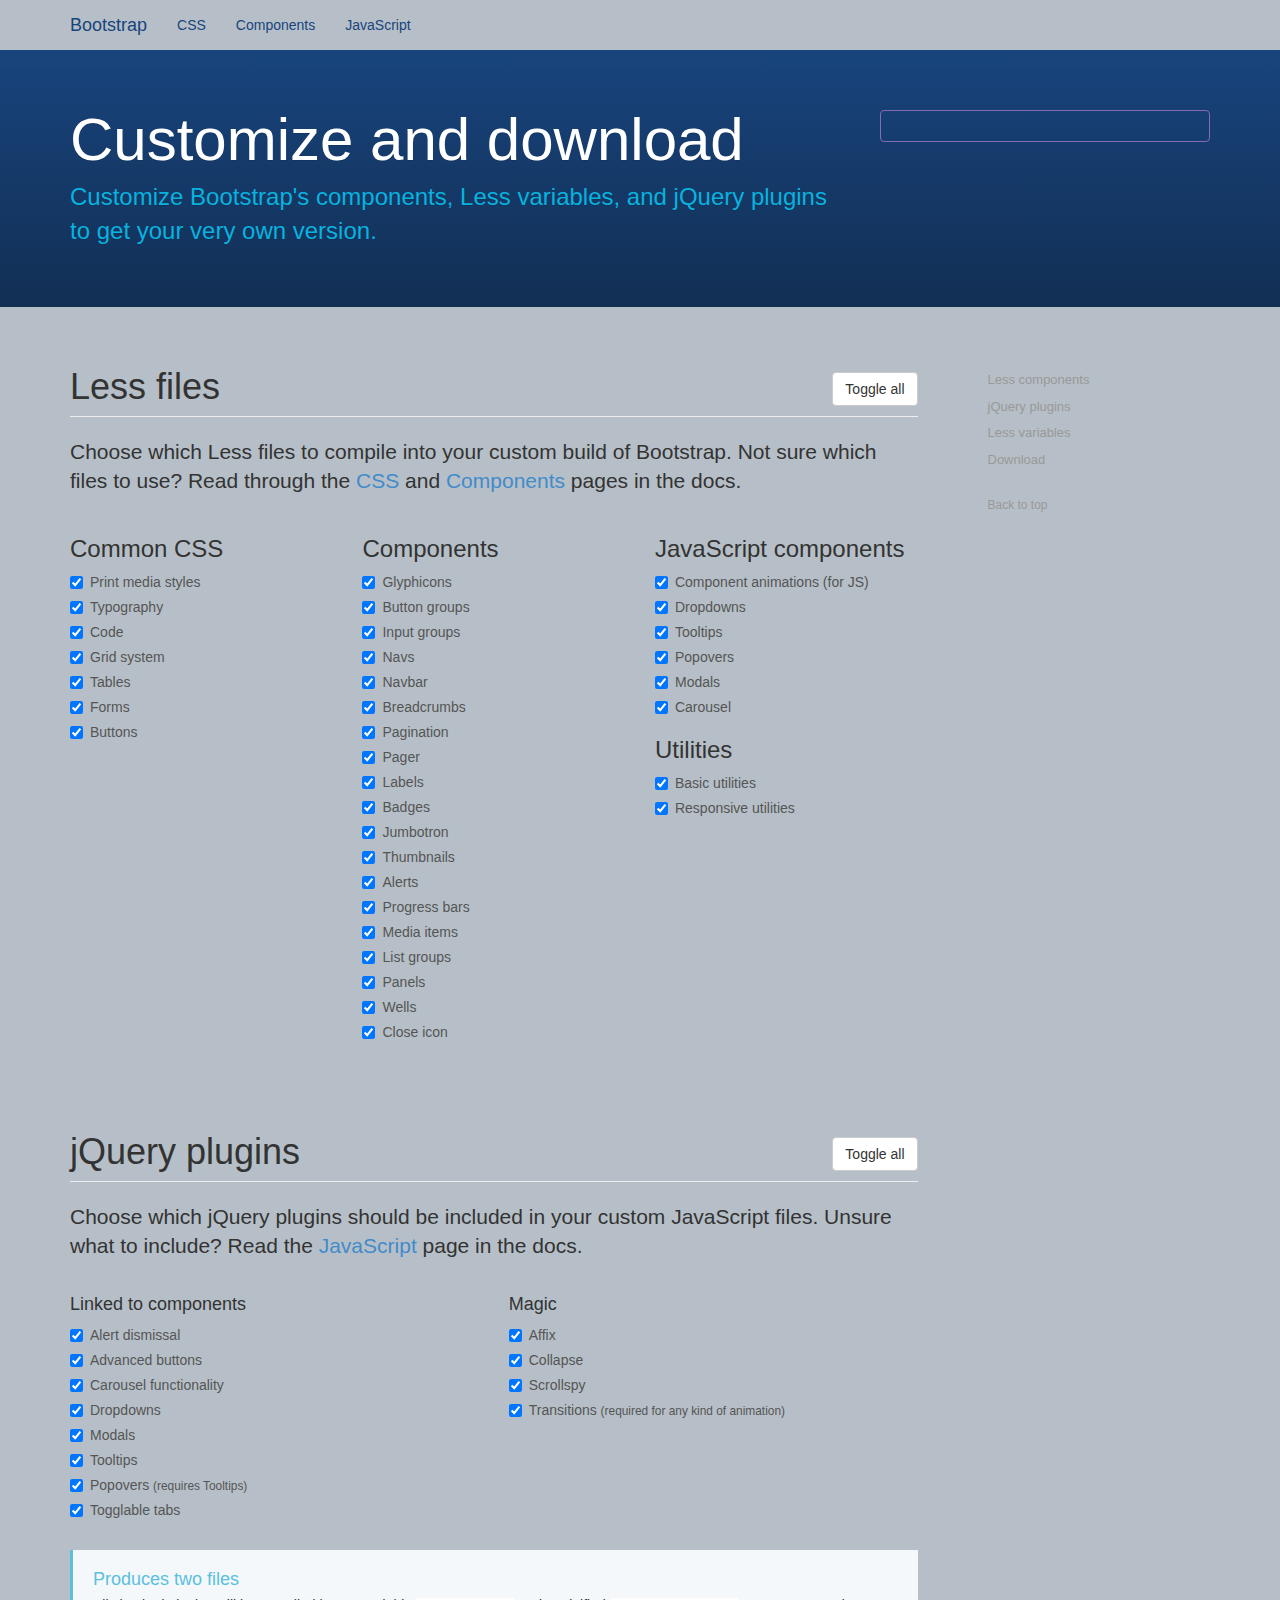
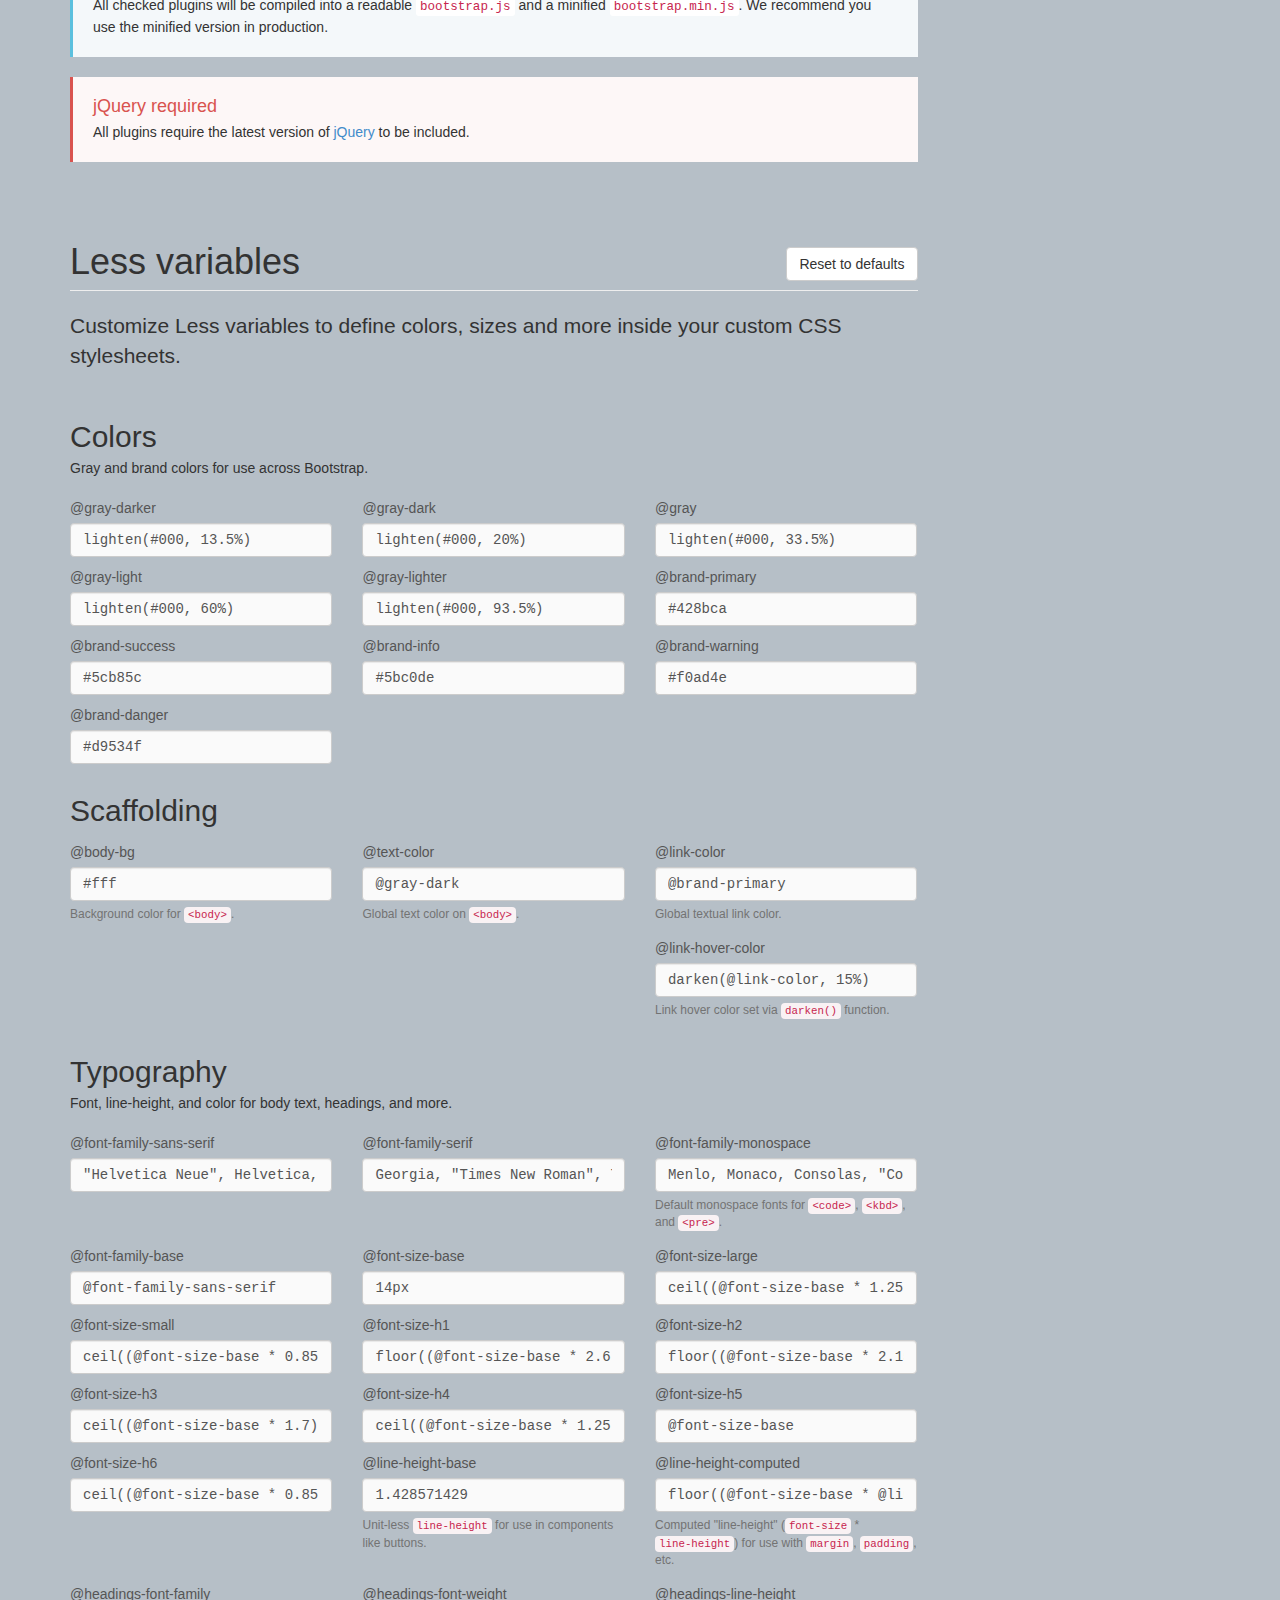
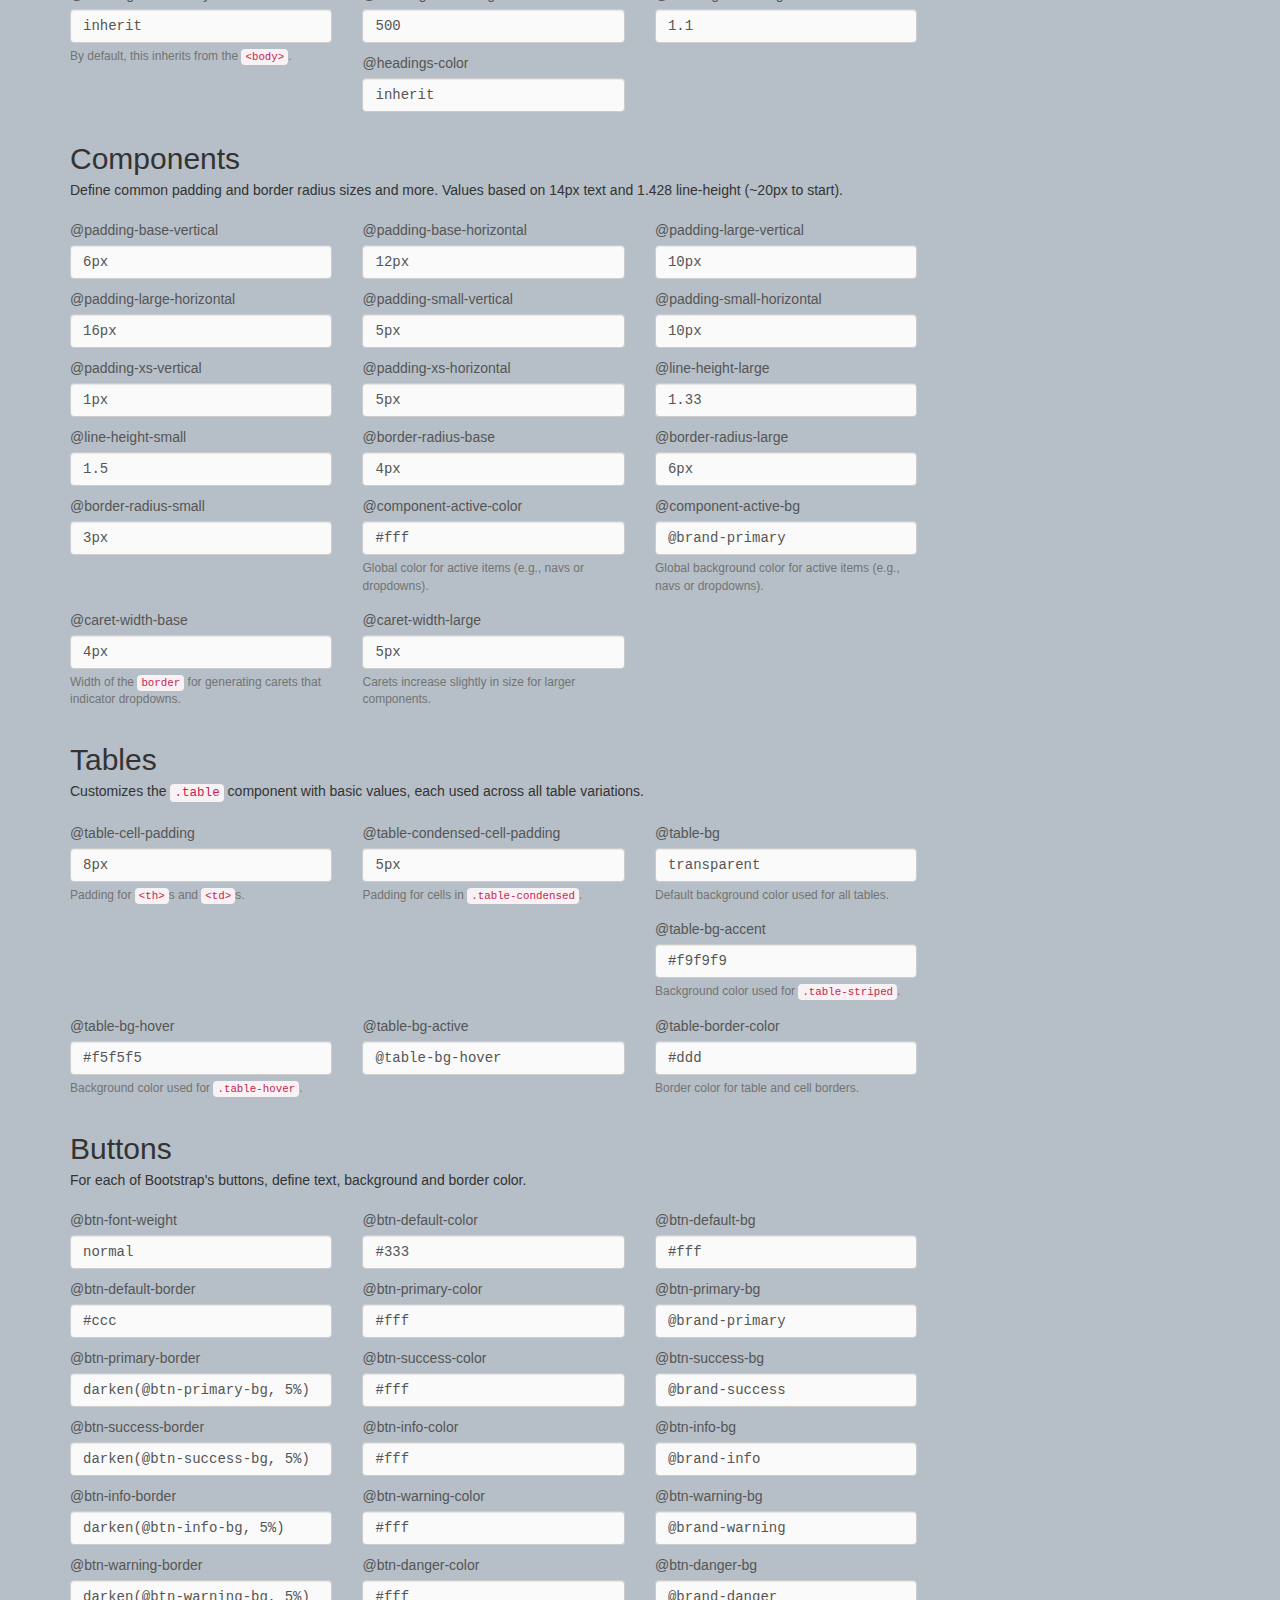
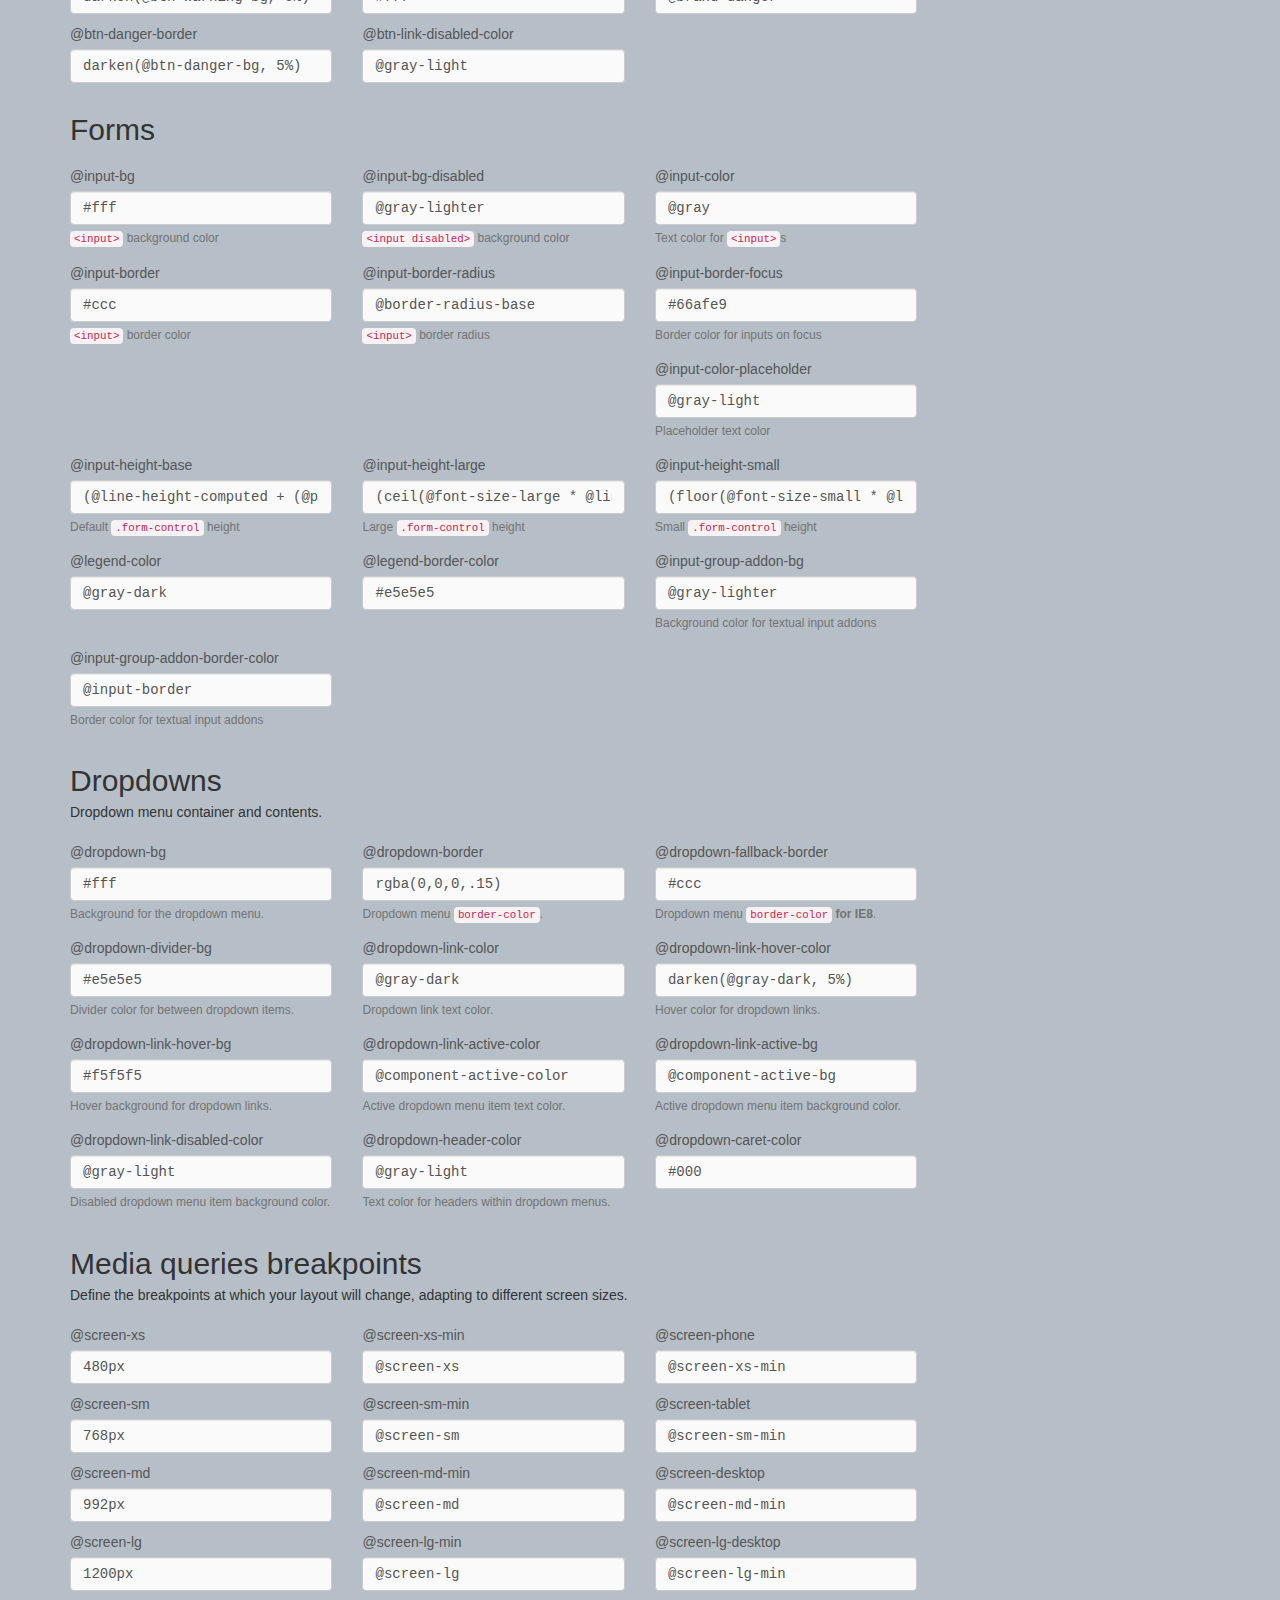
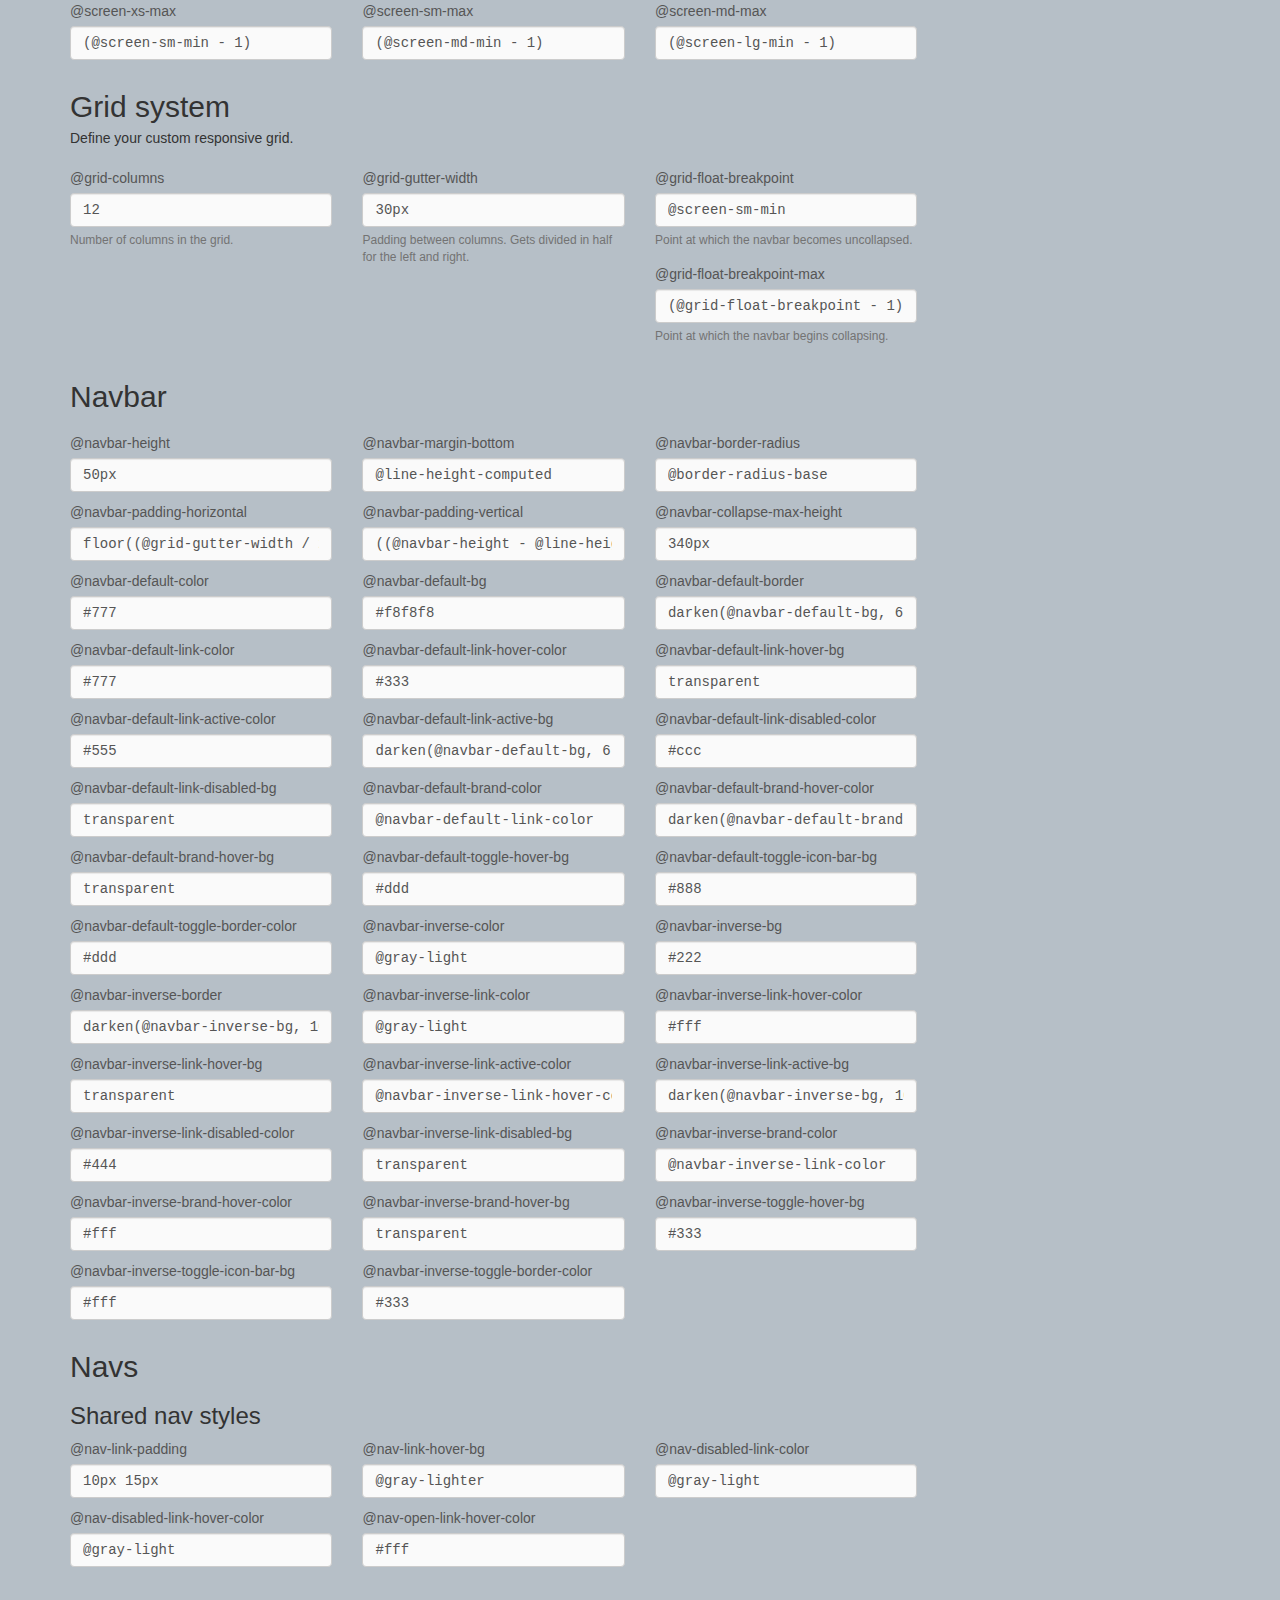
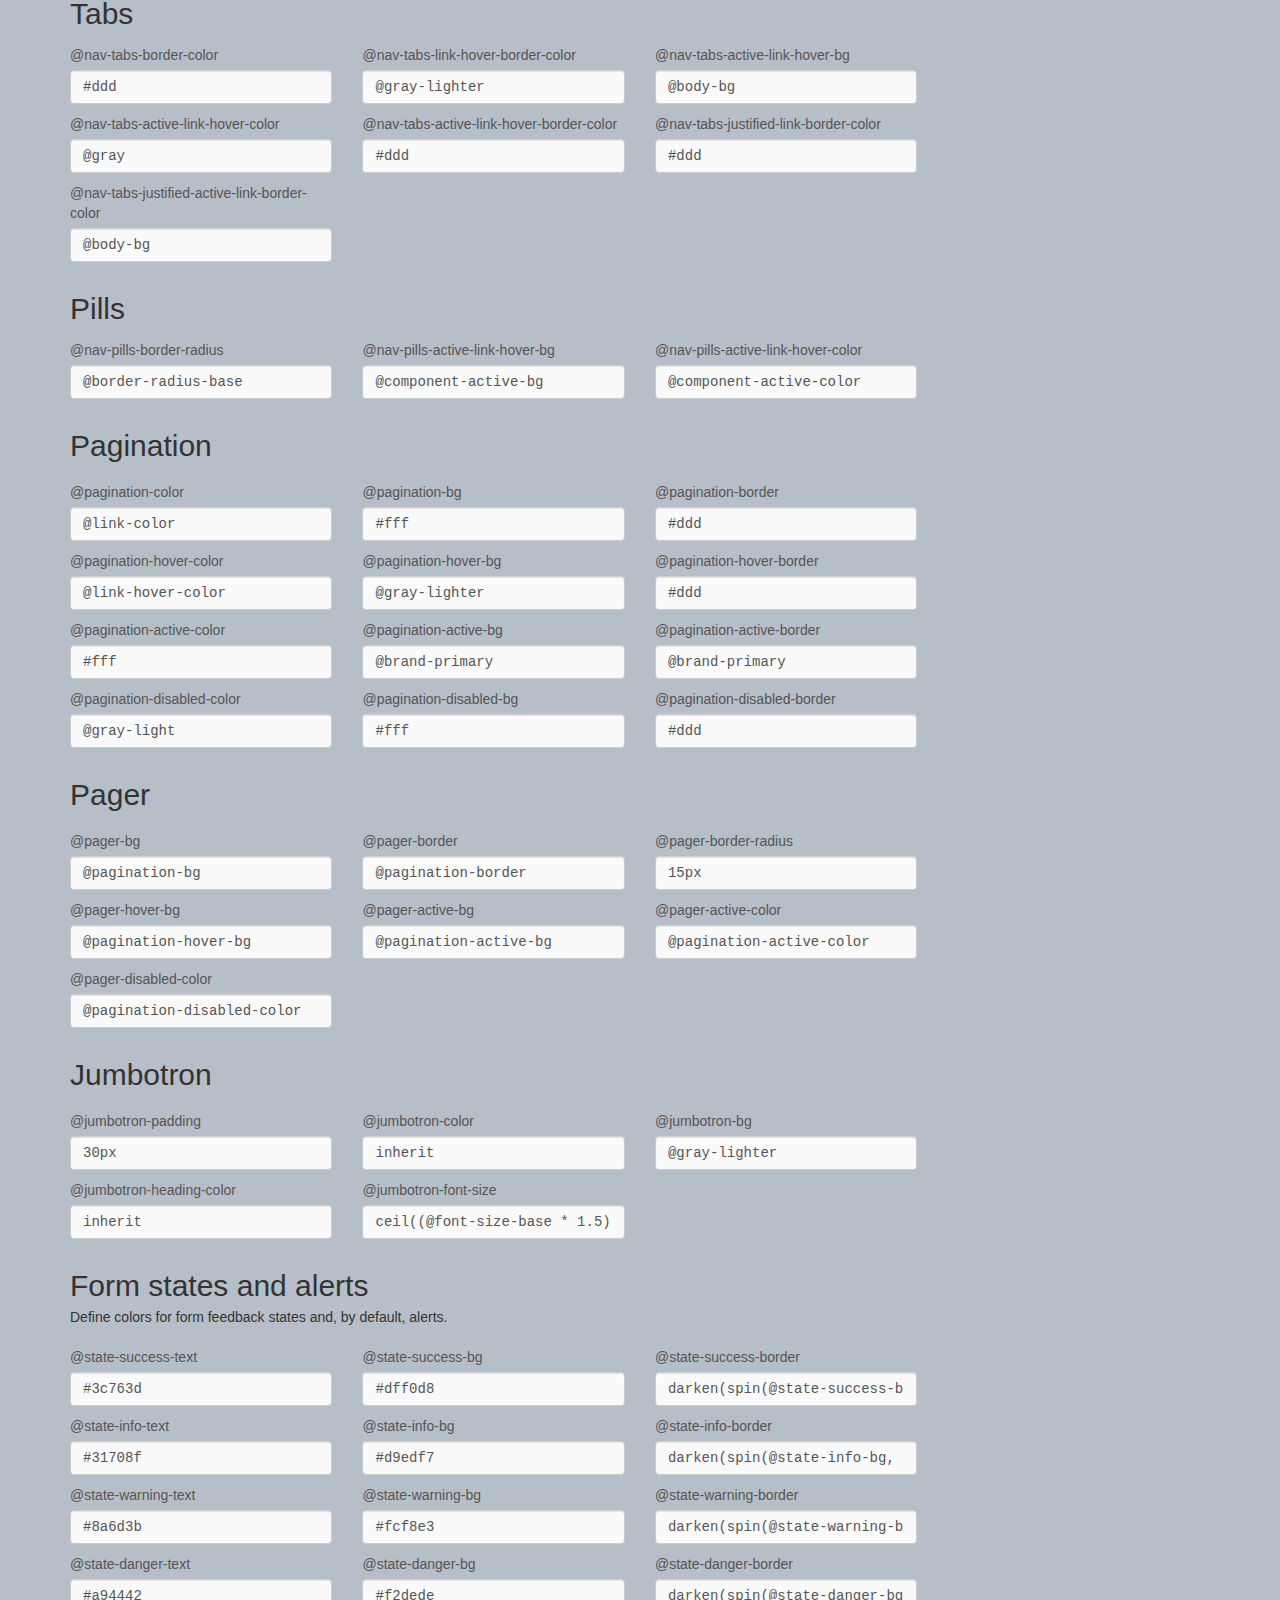
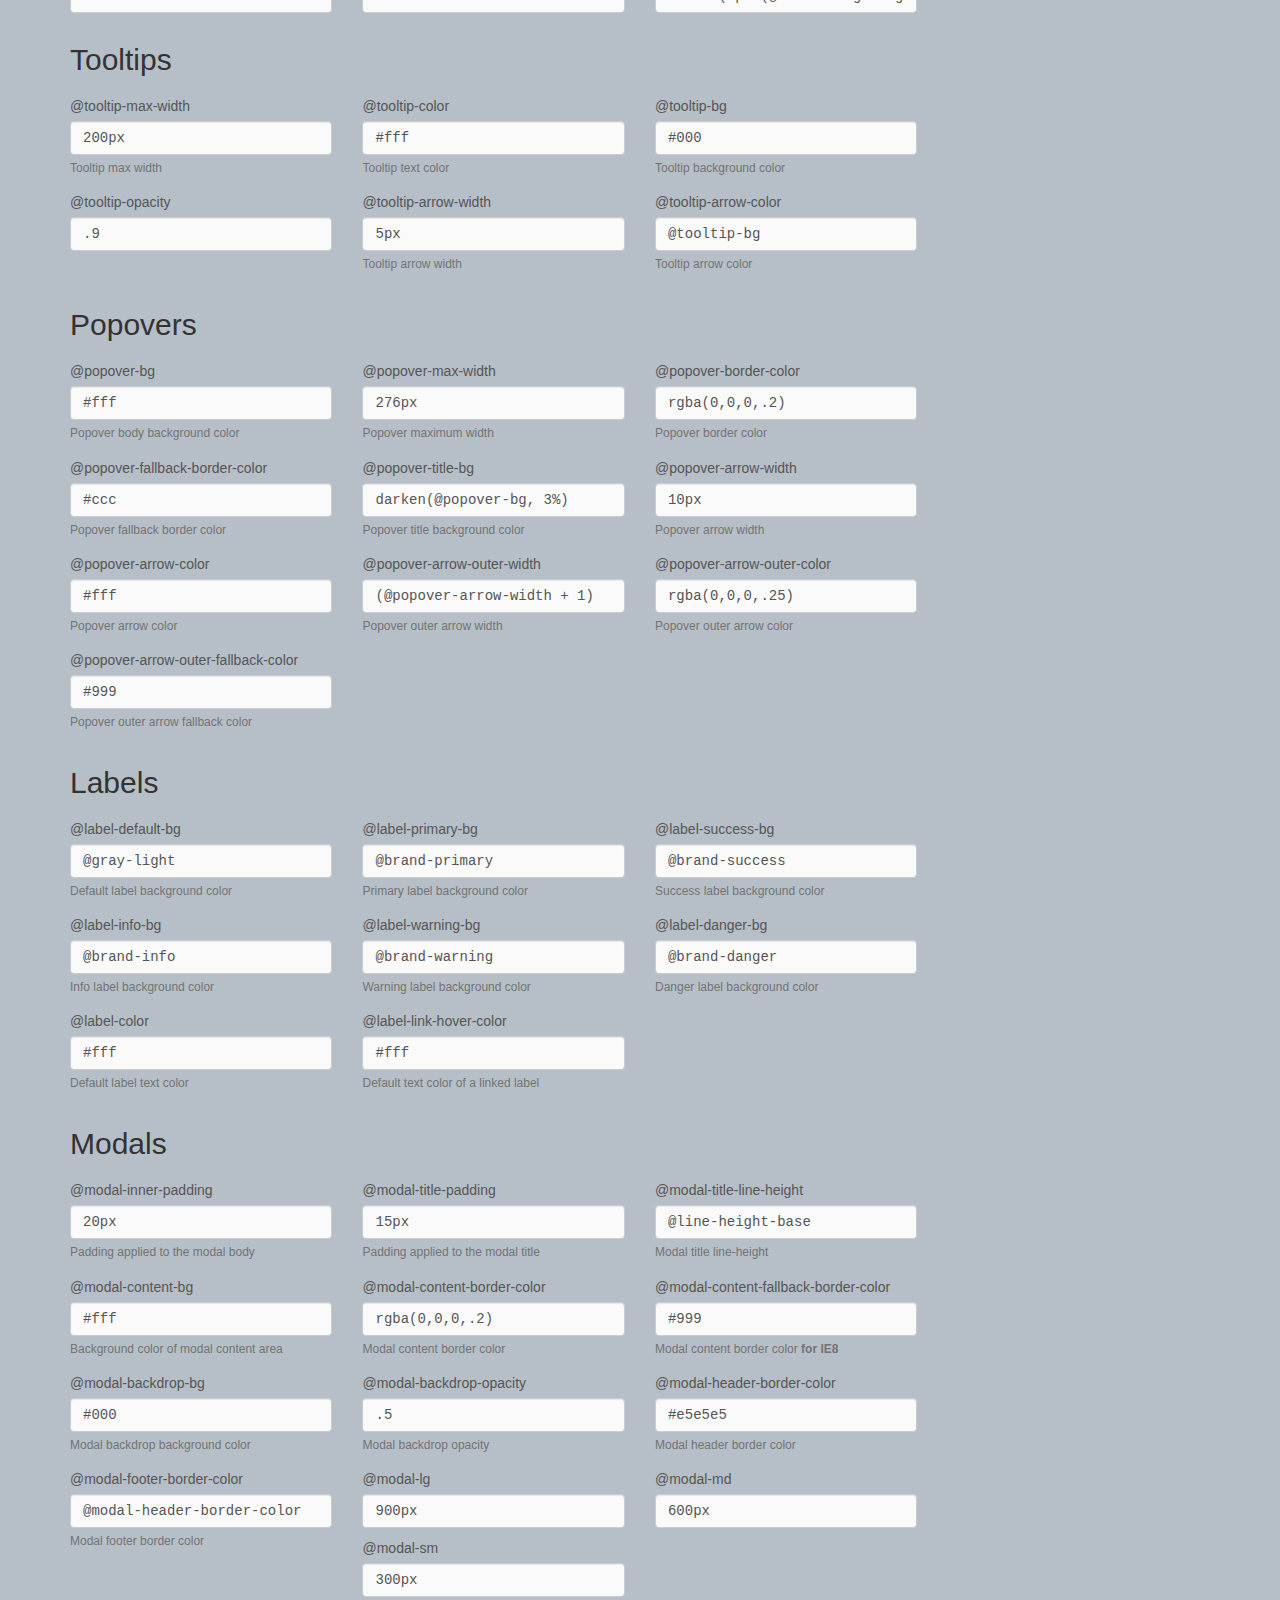
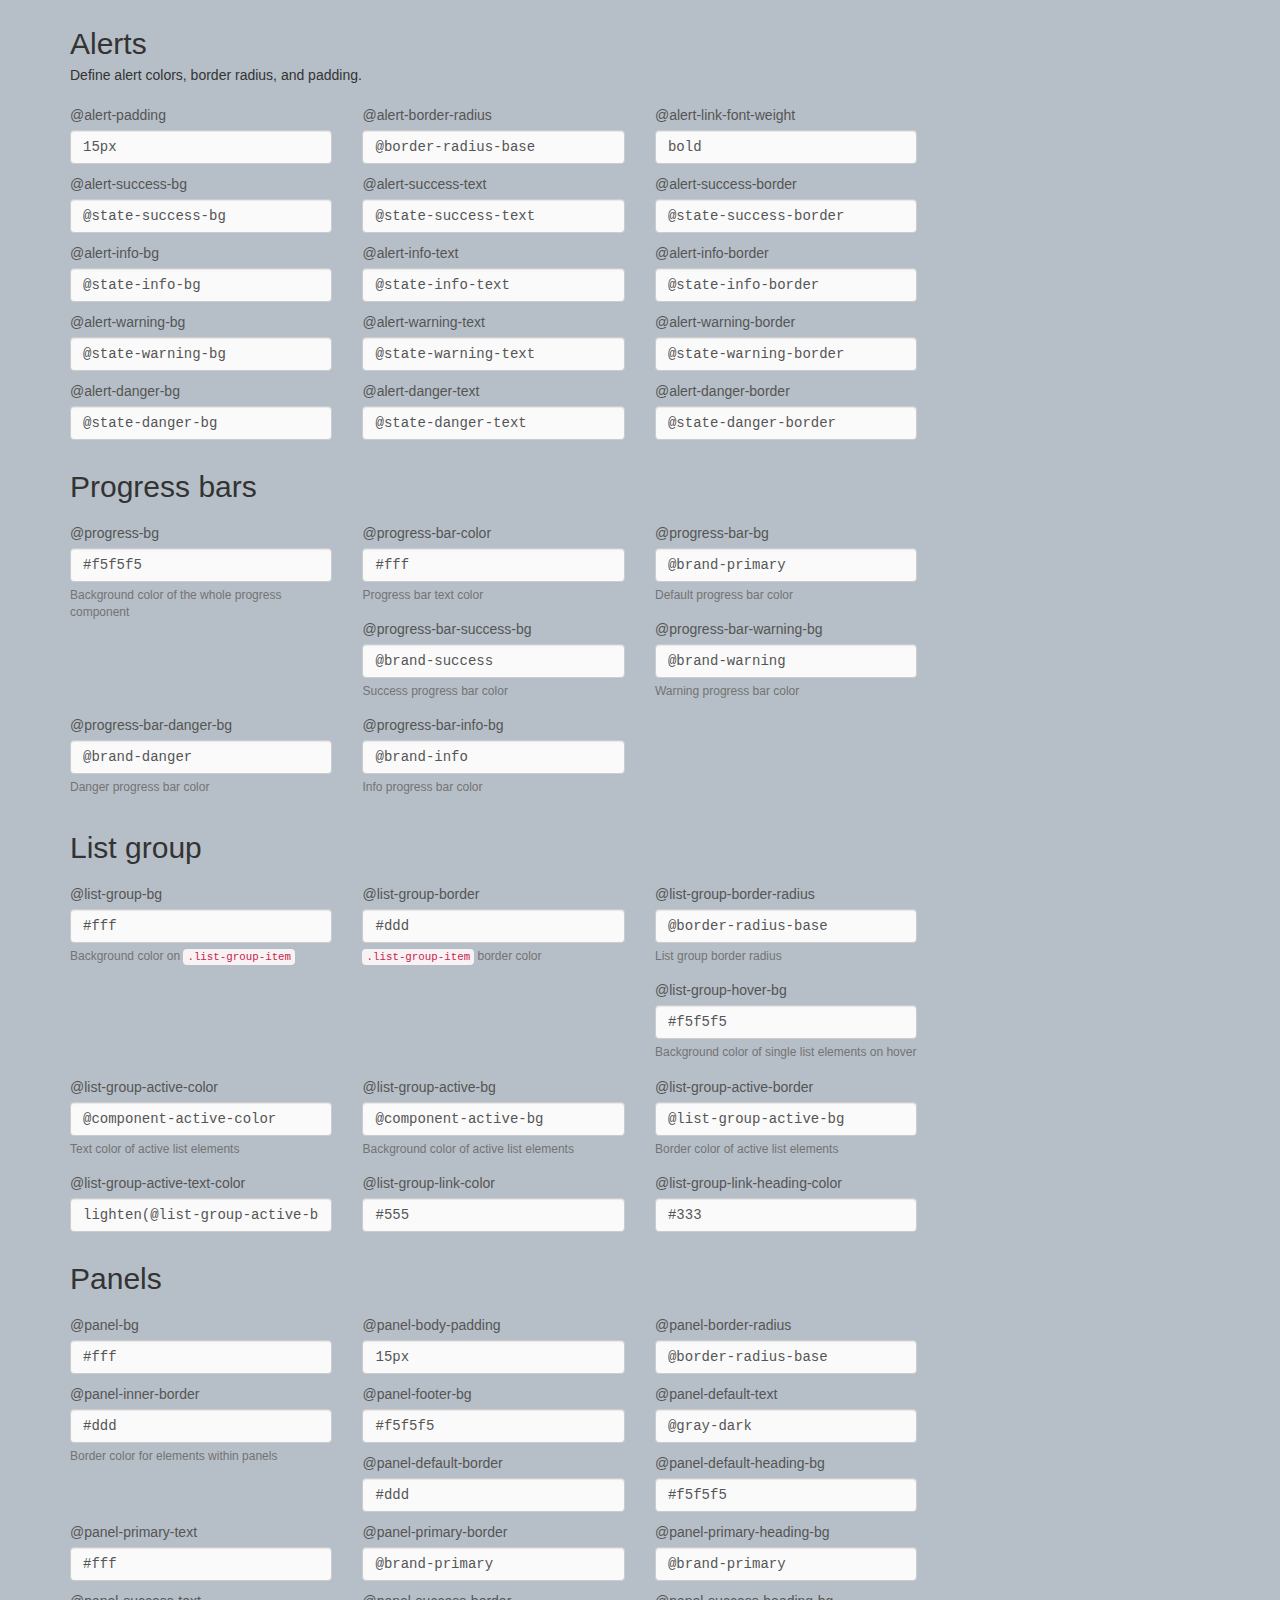
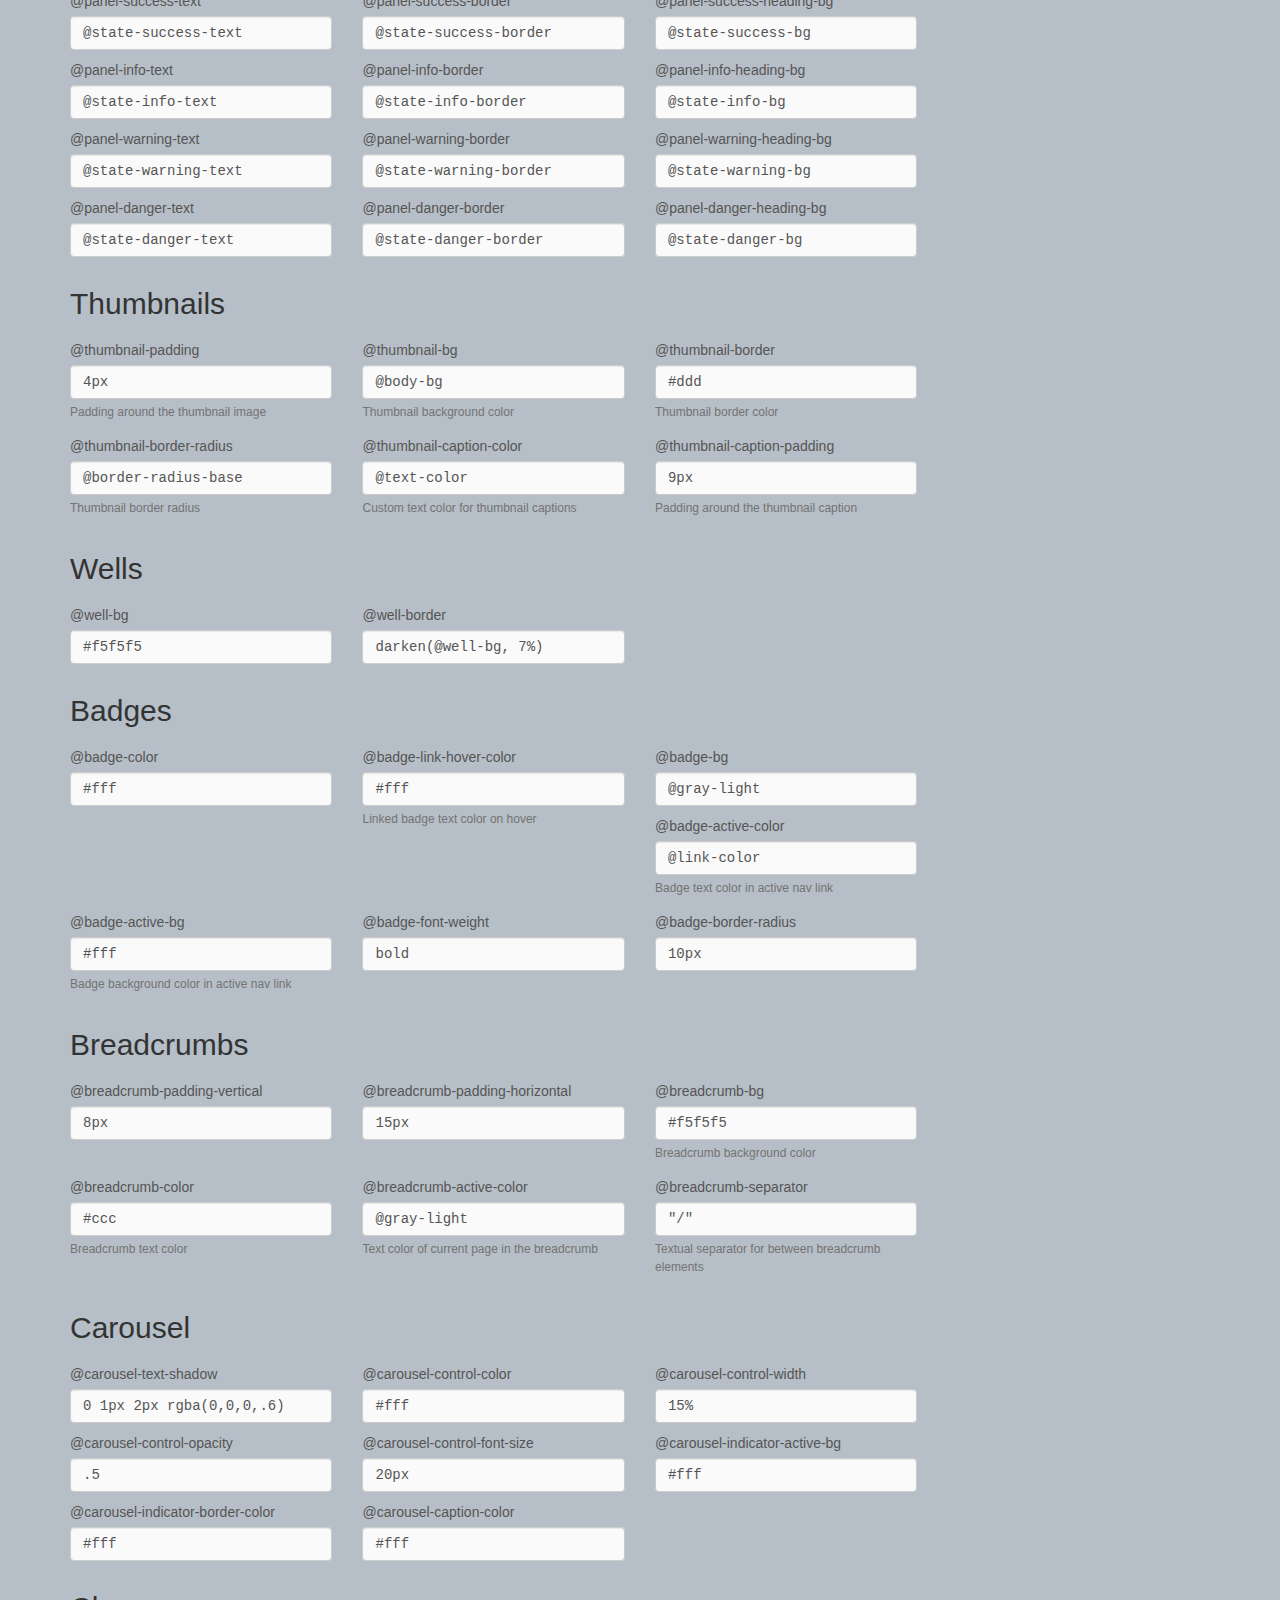
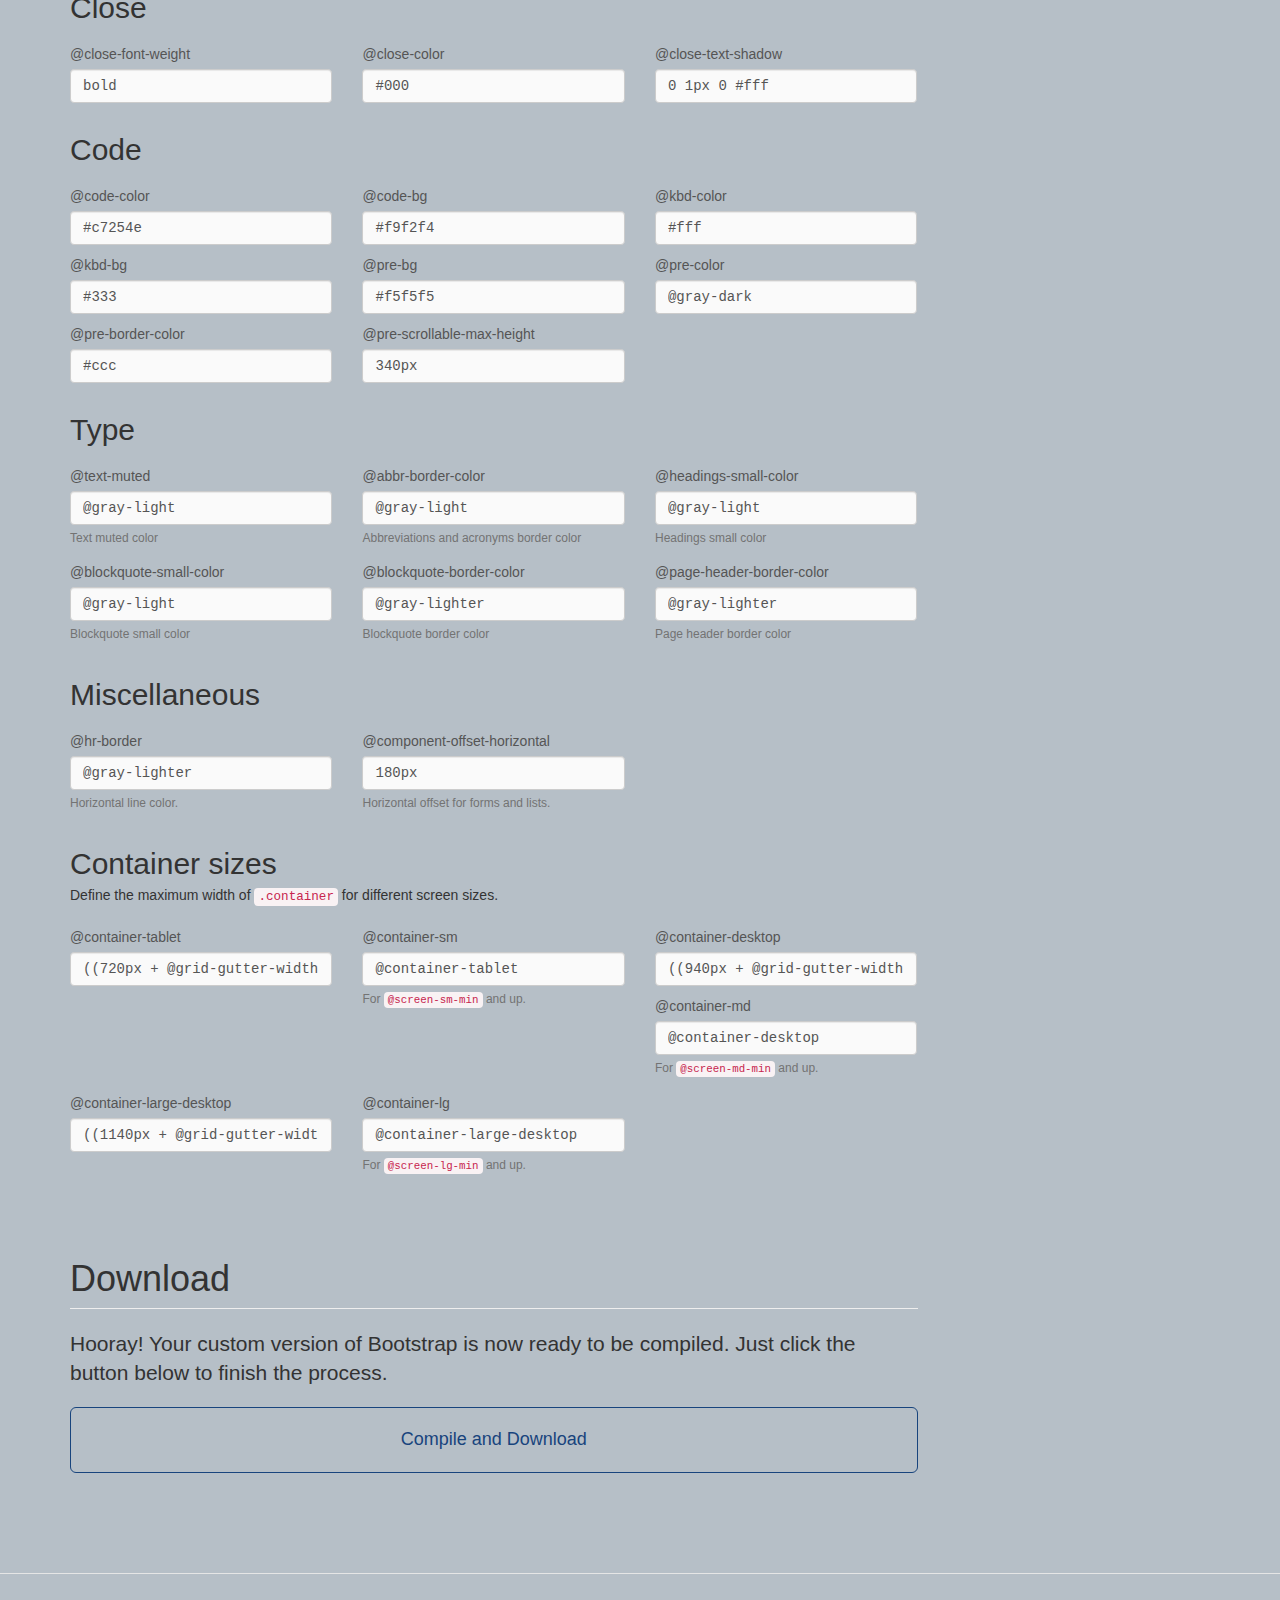
<file: customize/index.html>
<!DOCTYPE html>
<html lang="en">
  <head>
    <!-- Meta, title, CSS, favicons, etc. -->
    <meta charset="utf-8">
<meta http-equiv="X-UA-Compatible" content="IE=edge">
<meta name="viewport" content="width=device-width, initial-scale=1">
<meta name="description" content="Bootstrap, a sleek, intuitive, and powerful mobile first front-end framework for faster and easier web development.">
<meta name="keywords" content="HTML, CSS, JS, JavaScript, framework, bootstrap, front-end, frontend, web development">
<meta name="author" content="Mark Otto, Jacob Thornton, and Bootstrap contributors">

<title>
  
    Customize and download &middot; Bootstrap
  
</title>

<!-- Bootstrap core CSS -->
<link href="../dist/css/bootstrap.min.css" rel="stylesheet">

<!-- Documentation extras -->
<link href="../assets/css/docs.min.css" rel="stylesheet">
<!--[if lt IE 9]><script src="../assets/js/ie8-responsive-file-warning.js"></script><![endif]-->

<!-- HTML5 shim and Respond.js IE8 support of HTML5 elements and media queries -->
<!--[if lt IE 9]>
  <script src="https://oss.maxcdn.com/libs/html5shiv/3.7.0/html5shiv.js"></script>
  <script src="https://oss.maxcdn.com/libs/respond.js/1.4.2/respond.min.js"></script>
<![endif]-->

<!-- Favicons -->
<link rel="apple-touch-icon-precomposed" sizes="144x144" href="../assets/ico/apple-touch-icon-144-precomposed.png">
                               <link rel="shortcut icon" href="../assets/ico/favicon.ico">

<script>
  var _gaq = _gaq || [];
  _gaq.push(['_setAccount', 'UA-146052-10']);
  _gaq.push(['_trackPageview']);
  (function() {
    var ga = document.createElement('script'); ga.async = true;
    ga.src = ('https:' == document.location.protocol ? 'https://ssl' : 'http://www') + '.google-analytics.com/ga.js';
    var s = document.getElementsByTagName('script')[0]; s.parentNode.insertBefore(ga, s);
  })();
</script>

  </head>
  <body>
    <a class="sr-only" href="#content">Skip to main content</a>

    <!-- Docs master nav -->
    <header class="navbar navbar-static-top bs-docs-nav" role="banner" id="top">
  <div class="container">
    <div class="navbar-header">
      <button class="navbar-toggle" type="button" data-toggle="collapse" data-target=".bs-navbar-collapse">
        <span class="sr-only">Toggle navigation</span>
        <span class="icon-bar"></span>
        <span class="icon-bar"></span>
        <span class="icon-bar"></span>
      </button>
      <a href="../" class="navbar-brand">Bootstrap</a>
    </div>
    <nav class="collapse navbar-collapse bs-navbar-collapse" role="navigation">
      <ul class="nav navbar-nav">
        <li>
          <a href="../css">CSS</a>
        </li>
        <li>
          <a href="../components">Components</a>
        </li>
        <li>
          <a href="../javascript">JavaScript</a>
        </li>
      </ul>
    </nav>
  </div>
</header>


    <!-- Docs page layout -->
    <div class="bs-header" id="content">
      <div class="container">
        <h1>Customize and download</h1>
        <p>Customize Bootstrap's components, Less variables, and jQuery plugins to get your very own version.</p>
        <div id="carbonads-container"><div class="carbonad"><div id="azcarbon"></div><script>var z = document.createElement("script"); z.async = true; z.src = "http://engine.carbonads.com/z/32341/azcarbon_2_1_0_HORIZ"; var s = document.getElementsByTagName("script")[0]; s.parentNode.insertBefore(z, s);</script></div></div>

      </div>
    </div>

    <div class="container bs-docs-container">

      <div class="row">
        <div class="col-md-9" role="main">
          <!-- Customizer form -->
<form class="bs-customizer" role="form">
  <div class="bs-docs-section" id="less-section">
    <button class="btn btn-default toggle" type="button">Toggle all</button>
    <h1 id="less" class="page-header">Less files</h1>

    <p class="lead">Choose which Less files to compile into your custom build of Bootstrap. Not sure which files to use? Read through the <a href="../css/">CSS</a> and <a href="../components/">Components</a> pages in the docs.</p>

    <div class="row">
      <div class="col-xs-6 col-sm-4">
        <h3>Common CSS</h3>
        <div class="checkbox">
          <label>
            <input type="checkbox" checked value="print.less">
            Print media styles
          </label>
        </div>
        <div class="checkbox">
          <label>
            <input type="checkbox" checked value="type.less">
            Typography
          </label>
        </div>
        <div class="checkbox">
          <label>
            <input type="checkbox" checked value="code.less">
            Code
          </label>
        </div>
        <div class="checkbox">
          <label>
            <input type="checkbox" checked value="grid.less">
            Grid system
          </label>
        </div>
        <div class="checkbox">
          <label>
            <input type="checkbox" checked value="tables.less">
            Tables
          </label>
        </div>
        <div class="checkbox">
          <label>
            <input type="checkbox" checked value="forms.less" data-dependents="navbar.less,input-groups.less">
            Forms
          </label>
        </div>
        <div class="checkbox">
          <label>
            <input type="checkbox" checked value="buttons.less" data-dependents="button-groups.less">
            Buttons
          </label>
        </div>
      </div><!-- .col-xs-6 .col-sm-4 -->

      <div class="col-xs-6 col-sm-4">
        <h3>Components</h3>
        <div class="checkbox">
          <label>
            <input type="checkbox" checked value="glyphicons.less">
            Glyphicons
          </label>
        </div>
        <div class="checkbox">
          <label>
            <input type="checkbox" checked value="button-groups.less" data-dependencies="buttons.less">
            Button groups
          </label>
        </div>
        <div class="checkbox">
          <label>
            <input type="checkbox" checked value="input-groups.less" data-dependencies="forms.less">
            Input groups
          </label>
        </div>
        <div class="checkbox">
          <label>
            <input type="checkbox" checked value="navs.less" data-dependents="navbar.less">
            Navs
          </label>
        </div>
        <div class="checkbox">
          <label>
            <input type="checkbox" checked value="navbar.less" data-dependencies="forms.less,utilities.less,navs.less">
            Navbar
          </label>
        </div>
        <div class="checkbox">
          <label>
            <input type="checkbox" checked value="breadcrumbs.less">
            Breadcrumbs
          </label>
        </div>
        <div class="checkbox">
          <label>
            <input type="checkbox" checked value="pagination.less">
            Pagination
          </label>
        </div>
        <div class="checkbox">
          <label>
            <input type="checkbox" checked value="pager.less">
            Pager
          </label>
        </div>
        <div class="checkbox">
          <label>
            <input type="checkbox" checked value="labels.less">
            Labels
          </label>
        </div>
        <div class="checkbox">
          <label>
            <input type="checkbox" checked value="badges.less">
            Badges
          </label>
        </div>
        <div class="checkbox">
          <label>
            <input type="checkbox" checked value="jumbotron.less">
            Jumbotron
          </label>
        </div>
        <div class="checkbox">
          <label>
            <input type="checkbox" checked value="thumbnails.less">
            Thumbnails
          </label>
        </div>
        <div class="checkbox">
          <label>
            <input type="checkbox" checked value="alerts.less">
            Alerts
          </label>
        </div>
        <div class="checkbox">
          <label>
            <input type="checkbox" checked value="progress-bars.less">
            Progress bars
          </label>
        </div>
        <div class="checkbox">
          <label>
            <input type="checkbox" checked value="media.less">
            Media items
          </label>
        </div>
        <div class="checkbox">
          <label>
            <input type="checkbox" checked value="list-group.less">
            List groups
          </label>
        </div>
        <div class="checkbox">
          <label>
            <input type="checkbox" checked value="panels.less">
            Panels
          </label>
        </div>
        <div class="checkbox">
          <label>
            <input type="checkbox" checked value="wells.less">
            Wells
          </label>
        </div>
        <div class="checkbox">
          <label>
            <input type="checkbox" checked value="close.less">
            Close icon
          </label>
        </div>
      </div><!-- .col-xs-6 .col-sm-4 -->

      <div class="col-xs-6 col-sm-4">
        <h3>JavaScript components</h3>
        <div class="checkbox">
          <label>
            <input type="checkbox" checked value="component-animations.less">
            Component animations (for JS)
          </label>
        </div>
        <div class="checkbox">
          <label>
            <input type="checkbox" checked value="dropdowns.less">
            Dropdowns
          </label>
        </div>
        <div class="checkbox">
          <label>
            <input type="checkbox" checked value="tooltip.less">
            Tooltips
          </label>
        </div>
        <div class="checkbox">
          <label>
            <input type="checkbox" checked value="popovers.less">
            Popovers
          </label>
        </div>
        <div class="checkbox">
          <label>
            <input type="checkbox" checked value="modals.less">
            Modals
          </label>
        </div>
        <div class="checkbox">
          <label>
            <input type="checkbox" checked value="carousel.less">
            Carousel
          </label>
        </div>

        <h3>Utilities</h3>
        <div class="checkbox">
          <label>
            <input type="checkbox" checked value="utilities.less" data-dependents="navbar.less">
            Basic utilities
          </label>
        </div>
        <div class="checkbox">
          <label>
            <input type="checkbox" checked value="responsive-utilities.less">
            Responsive utilities
          </label>
        </div>
      </div><!-- .col-xs-6 .col-sm-4 -->
    </div><!-- /.row -->
  </div>



  <div class="bs-docs-section" id="plugin-section">
    <button class="btn btn-default toggle" type="button">Toggle all</button>
    <h1 id="plugins" class="page-header">jQuery plugins</h1>

    <p class="lead">Choose which jQuery plugins should be included in your custom JavaScript files. Unsure what to include? Read the <a href="../javascript/">JavaScript</a> page in the docs.</p>
    <div class="row">
      <div class="col-lg-6">
        <h4>Linked to components</h4>
        <div class="checkbox">
          <label>
            <input type="checkbox" checked value="alert.js">
            Alert dismissal
          </label>
        </div>
        <div class="checkbox">
          <label>
            <input type="checkbox" checked value="button.js">
            Advanced buttons
          </label>
        </div>
        <div class="checkbox">
          <label>
            <input type="checkbox" checked value="carousel.js">
            Carousel functionality
          </label>
        </div>
        <div class="checkbox">
          <label>
            <input type="checkbox" checked value="dropdown.js">
            Dropdowns
          </label>
        </div>
        <div class="checkbox">
          <label>
            <input type="checkbox" checked value="modal.js">
            Modals
          </label>
        </div>
        <div class="checkbox">
          <label>
            <input type="checkbox" checked value="tooltip.js">
            Tooltips
          </label>
        </div>
        <div class="checkbox">
          <label>
            <input type="checkbox" checked value="popover.js" data-dependencies="tooltip.js">
            Popovers <small>(requires Tooltips)</small>
          </label>
        </div>
        <div class="checkbox">
          <label>
            <input type="checkbox" checked value="tab.js">
            Togglable tabs
          </label>
        </div>
      </div>
      <div class="col-lg-6">
        <h4>Magic</h4>
        <div class="checkbox">
          <label>
            <input type="checkbox" checked value="affix.js">
            Affix
          </label>
        </div>
        <div class="checkbox">
          <label>
            <input type="checkbox" checked value="collapse.js">
            Collapse
          </label>
        </div>
        <div class="checkbox">
          <label>
            <input type="checkbox" checked value="scrollspy.js">
            Scrollspy
          </label>
        </div>
        <div class="checkbox">
          <label>
            <input type="checkbox" checked value="transition.js">
            Transitions <small>(required for any kind of animation)</small>
          </label>
        </div>
      </div>
    </div>

    <div class="bs-callout bs-callout-info">
      <h4>Produces two files</h4>
      <p>All checked plugins will be compiled into a readable <code>bootstrap.js</code> and a minified <code>bootstrap.min.js</code>. We recommend you use the minified version in production.</p>
    </div>

    <div class="bs-callout bs-callout-danger">
      <h4>jQuery required</h4>
      <p>All plugins require the latest version of <a href="http://jquery.com/" target="_blank">jQuery</a> to be included.</p>
    </div>
  </div>



  <div class="bs-docs-section" id="less-variables-section">
    <button class="btn btn-default toggle" type="button">Reset to defaults</button>
    <h1 id="less-variables" class="page-header">Less variables</h1>

    <p class="lead">Customize Less variables to define colors, sizes and more inside your custom CSS stylesheets.</p>
    
<!-- NOTE: DO NOT EDIT THE FOLLOWING SECTION DIRECTLY! It is autogenerated via the `build-customizer-html` Grunt task using the customizer-variables.jade template.-->
<h2 id="colors">Colors</h2>
<p>Gray and brand colors for use across Bootstrap.</p>
<div class="row">
  <div class="bs-customizer-input">
    <label for="input-@gray-darker">@gray-darker</label>
    <input id="input-@gray-darker" type="text" value="lighten(#000, 13.5%)" data-var="@gray-darker" class="form-control"/>
  </div>
  <div class="bs-customizer-input">
    <label for="input-@gray-dark">@gray-dark</label>
    <input id="input-@gray-dark" type="text" value="lighten(#000, 20%)" data-var="@gray-dark" class="form-control"/>
  </div>
  <div class="bs-customizer-input">
    <label for="input-@gray">@gray</label>
    <input id="input-@gray" type="text" value="lighten(#000, 33.5%)" data-var="@gray" class="form-control"/>
  </div>
  <div class="bs-customizer-input">
    <label for="input-@gray-light">@gray-light</label>
    <input id="input-@gray-light" type="text" value="lighten(#000, 60%)" data-var="@gray-light" class="form-control"/>
  </div>
  <div class="bs-customizer-input">
    <label for="input-@gray-lighter">@gray-lighter</label>
    <input id="input-@gray-lighter" type="text" value="lighten(#000, 93.5%)" data-var="@gray-lighter" class="form-control"/>
  </div>
  <div class="bs-customizer-input">
    <label for="input-@brand-primary">@brand-primary</label>
    <input id="input-@brand-primary" type="text" value="#428bca" data-var="@brand-primary" class="form-control"/>
  </div>
  <div class="bs-customizer-input">
    <label for="input-@brand-success">@brand-success</label>
    <input id="input-@brand-success" type="text" value="#5cb85c" data-var="@brand-success" class="form-control"/>
  </div>
  <div class="bs-customizer-input">
    <label for="input-@brand-info">@brand-info</label>
    <input id="input-@brand-info" type="text" value="#5bc0de" data-var="@brand-info" class="form-control"/>
  </div>
  <div class="bs-customizer-input">
    <label for="input-@brand-warning">@brand-warning</label>
    <input id="input-@brand-warning" type="text" value="#f0ad4e" data-var="@brand-warning" class="form-control"/>
  </div>
  <div class="bs-customizer-input">
    <label for="input-@brand-danger">@brand-danger</label>
    <input id="input-@brand-danger" type="text" value="#d9534f" data-var="@brand-danger" class="form-control"/>
  </div>
</div>
<h2 id="scaffolding">Scaffolding</h2>
<div class="row">
  <div class="bs-customizer-input">
    <label for="input-@body-bg">@body-bg</label>
    <input id="input-@body-bg" type="text" value="#fff" data-var="@body-bg" class="form-control"/>
    <p class="help-block">Background color for <code>&lt;body&gt;</code>.</p>
  </div>
  <div class="bs-customizer-input">
    <label for="input-@text-color">@text-color</label>
    <input id="input-@text-color" type="text" value="@gray-dark" data-var="@text-color" class="form-control"/>
    <p class="help-block">Global text color on <code>&lt;body&gt;</code>.</p>
  </div>
  <div class="bs-customizer-input">
    <label for="input-@link-color">@link-color</label>
    <input id="input-@link-color" type="text" value="@brand-primary" data-var="@link-color" class="form-control"/>
    <p class="help-block">Global textual link color.</p>
  </div>
  <div class="bs-customizer-input">
    <label for="input-@link-hover-color">@link-hover-color</label>
    <input id="input-@link-hover-color" type="text" value="darken(@link-color, 15%)" data-var="@link-hover-color" class="form-control"/>
    <p class="help-block">Link hover color set via <code>darken()</code> function.</p>
  </div>
</div>
<h2 id="typography">Typography</h2>
<p>Font, line-height, and color for body text, headings, and more.</p>
<div class="row">
  <div class="bs-customizer-input">
    <label for="input-@font-family-sans-serif">@font-family-sans-serif</label>
    <input id="input-@font-family-sans-serif" type="text" value="&quot;Helvetica Neue&quot;, Helvetica, Arial, sans-serif" data-var="@font-family-sans-serif" class="form-control"/>
  </div>
  <div class="bs-customizer-input">
    <label for="input-@font-family-serif">@font-family-serif</label>
    <input id="input-@font-family-serif" type="text" value="Georgia, &quot;Times New Roman&quot;, Times, serif" data-var="@font-family-serif" class="form-control"/>
  </div>
  <div class="bs-customizer-input">
    <label for="input-@font-family-monospace">@font-family-monospace</label>
    <input id="input-@font-family-monospace" type="text" value="Menlo, Monaco, Consolas, &quot;Courier New&quot;, monospace" data-var="@font-family-monospace" class="form-control"/>
    <p class="help-block">Default monospace fonts for <code>&lt;code&gt;</code>, <code>&lt;kbd&gt;</code>, and <code>&lt;pre&gt;</code>.</p>
  </div>
  <div class="bs-customizer-input">
    <label for="input-@font-family-base">@font-family-base</label>
    <input id="input-@font-family-base" type="text" value="@font-family-sans-serif" data-var="@font-family-base" class="form-control"/>
  </div>
  <div class="bs-customizer-input">
    <label for="input-@font-size-base">@font-size-base</label>
    <input id="input-@font-size-base" type="text" value="14px" data-var="@font-size-base" class="form-control"/>
  </div>
  <div class="bs-customizer-input">
    <label for="input-@font-size-large">@font-size-large</label>
    <input id="input-@font-size-large" type="text" value="ceil((@font-size-base * 1.25))" data-var="@font-size-large" class="form-control"/>
  </div>
  <div class="bs-customizer-input">
    <label for="input-@font-size-small">@font-size-small</label>
    <input id="input-@font-size-small" type="text" value="ceil((@font-size-base * 0.85))" data-var="@font-size-small" class="form-control"/>
  </div>
  <div class="bs-customizer-input">
    <label for="input-@font-size-h1">@font-size-h1</label>
    <input id="input-@font-size-h1" type="text" value="floor((@font-size-base * 2.6))" data-var="@font-size-h1" class="form-control"/>
  </div>
  <div class="bs-customizer-input">
    <label for="input-@font-size-h2">@font-size-h2</label>
    <input id="input-@font-size-h2" type="text" value="floor((@font-size-base * 2.15))" data-var="@font-size-h2" class="form-control"/>
  </div>
  <div class="bs-customizer-input">
    <label for="input-@font-size-h3">@font-size-h3</label>
    <input id="input-@font-size-h3" type="text" value="ceil((@font-size-base * 1.7))" data-var="@font-size-h3" class="form-control"/>
  </div>
  <div class="bs-customizer-input">
    <label for="input-@font-size-h4">@font-size-h4</label>
    <input id="input-@font-size-h4" type="text" value="ceil((@font-size-base * 1.25))" data-var="@font-size-h4" class="form-control"/>
  </div>
  <div class="bs-customizer-input">
    <label for="input-@font-size-h5">@font-size-h5</label>
    <input id="input-@font-size-h5" type="text" value="@font-size-base" data-var="@font-size-h5" class="form-control"/>
  </div>
  <div class="bs-customizer-input">
    <label for="input-@font-size-h6">@font-size-h6</label>
    <input id="input-@font-size-h6" type="text" value="ceil((@font-size-base * 0.85))" data-var="@font-size-h6" class="form-control"/>
  </div>
  <div class="bs-customizer-input">
    <label for="input-@line-height-base">@line-height-base</label>
    <input id="input-@line-height-base" type="text" value="1.428571429" data-var="@line-height-base" class="form-control"/>
    <p class="help-block">Unit-less <code>line-height</code> for use in components like buttons.</p>
  </div>
  <div class="bs-customizer-input">
    <label for="input-@line-height-computed">@line-height-computed</label>
    <input id="input-@line-height-computed" type="text" value="floor((@font-size-base * @line-height-base))" data-var="@line-height-computed" class="form-control"/>
    <p class="help-block">Computed &quot;line-height&quot; (<code>font-size</code> * <code>line-height</code>) for use with <code>margin</code>, <code>padding</code>, etc.</p>
  </div>
  <div class="bs-customizer-input">
    <label for="input-@headings-font-family">@headings-font-family</label>
    <input id="input-@headings-font-family" type="text" value="inherit" data-var="@headings-font-family" class="form-control"/>
    <p class="help-block">By default, this inherits from the <code>&lt;body&gt;</code>.</p>
  </div>
  <div class="bs-customizer-input">
    <label for="input-@headings-font-weight">@headings-font-weight</label>
    <input id="input-@headings-font-weight" type="text" value="500" data-var="@headings-font-weight" class="form-control"/>
  </div>
  <div class="bs-customizer-input">
    <label for="input-@headings-line-height">@headings-line-height</label>
    <input id="input-@headings-line-height" type="text" value="1.1" data-var="@headings-line-height" class="form-control"/>
  </div>
  <div class="bs-customizer-input">
    <label for="input-@headings-color">@headings-color</label>
    <input id="input-@headings-color" type="text" value="inherit" data-var="@headings-color" class="form-control"/>
  </div>
</div>
<h2 id="components">Components</h2>
<p>Define common padding and border radius sizes and more. Values based on 14px text and 1.428 line-height (~20px to start).</p>
<div class="row">
  <div class="bs-customizer-input">
    <label for="input-@padding-base-vertical">@padding-base-vertical</label>
    <input id="input-@padding-base-vertical" type="text" value="6px" data-var="@padding-base-vertical" class="form-control"/>
  </div>
  <div class="bs-customizer-input">
    <label for="input-@padding-base-horizontal">@padding-base-horizontal</label>
    <input id="input-@padding-base-horizontal" type="text" value="12px" data-var="@padding-base-horizontal" class="form-control"/>
  </div>
  <div class="bs-customizer-input">
    <label for="input-@padding-large-vertical">@padding-large-vertical</label>
    <input id="input-@padding-large-vertical" type="text" value="10px" data-var="@padding-large-vertical" class="form-control"/>
  </div>
  <div class="bs-customizer-input">
    <label for="input-@padding-large-horizontal">@padding-large-horizontal</label>
    <input id="input-@padding-large-horizontal" type="text" value="16px" data-var="@padding-large-horizontal" class="form-control"/>
  </div>
  <div class="bs-customizer-input">
    <label for="input-@padding-small-vertical">@padding-small-vertical</label>
    <input id="input-@padding-small-vertical" type="text" value="5px" data-var="@padding-small-vertical" class="form-control"/>
  </div>
  <div class="bs-customizer-input">
    <label for="input-@padding-small-horizontal">@padding-small-horizontal</label>
    <input id="input-@padding-small-horizontal" type="text" value="10px" data-var="@padding-small-horizontal" class="form-control"/>
  </div>
  <div class="bs-customizer-input">
    <label for="input-@padding-xs-vertical">@padding-xs-vertical</label>
    <input id="input-@padding-xs-vertical" type="text" value="1px" data-var="@padding-xs-vertical" class="form-control"/>
  </div>
  <div class="bs-customizer-input">
    <label for="input-@padding-xs-horizontal">@padding-xs-horizontal</label>
    <input id="input-@padding-xs-horizontal" type="text" value="5px" data-var="@padding-xs-horizontal" class="form-control"/>
  </div>
  <div class="bs-customizer-input">
    <label for="input-@line-height-large">@line-height-large</label>
    <input id="input-@line-height-large" type="text" value="1.33" data-var="@line-height-large" class="form-control"/>
  </div>
  <div class="bs-customizer-input">
    <label for="input-@line-height-small">@line-height-small</label>
    <input id="input-@line-height-small" type="text" value="1.5" data-var="@line-height-small" class="form-control"/>
  </div>
  <div class="bs-customizer-input">
    <label for="input-@border-radius-base">@border-radius-base</label>
    <input id="input-@border-radius-base" type="text" value="4px" data-var="@border-radius-base" class="form-control"/>
  </div>
  <div class="bs-customizer-input">
    <label for="input-@border-radius-large">@border-radius-large</label>
    <input id="input-@border-radius-large" type="text" value="6px" data-var="@border-radius-large" class="form-control"/>
  </div>
  <div class="bs-customizer-input">
    <label for="input-@border-radius-small">@border-radius-small</label>
    <input id="input-@border-radius-small" type="text" value="3px" data-var="@border-radius-small" class="form-control"/>
  </div>
  <div class="bs-customizer-input">
    <label for="input-@component-active-color">@component-active-color</label>
    <input id="input-@component-active-color" type="text" value="#fff" data-var="@component-active-color" class="form-control"/>
    <p class="help-block">Global color for active items (e.g., navs or dropdowns).</p>
  </div>
  <div class="bs-customizer-input">
    <label for="input-@component-active-bg">@component-active-bg</label>
    <input id="input-@component-active-bg" type="text" value="@brand-primary" data-var="@component-active-bg" class="form-control"/>
    <p class="help-block">Global background color for active items (e.g., navs or dropdowns).</p>
  </div>
  <div class="bs-customizer-input">
    <label for="input-@caret-width-base">@caret-width-base</label>
    <input id="input-@caret-width-base" type="text" value="4px" data-var="@caret-width-base" class="form-control"/>
    <p class="help-block">Width of the <code>border</code> for generating carets that indicator dropdowns.</p>
  </div>
  <div class="bs-customizer-input">
    <label for="input-@caret-width-large">@caret-width-large</label>
    <input id="input-@caret-width-large" type="text" value="5px" data-var="@caret-width-large" class="form-control"/>
    <p class="help-block">Carets increase slightly in size for larger components.</p>
  </div>
</div>
<h2 id="tables">Tables</h2>
<p>Customizes the <code>.table</code> component with basic values, each used across all table variations.</p>
<div class="row">
  <div class="bs-customizer-input">
    <label for="input-@table-cell-padding">@table-cell-padding</label>
    <input id="input-@table-cell-padding" type="text" value="8px" data-var="@table-cell-padding" class="form-control"/>
    <p class="help-block">Padding for <code>&lt;th&gt;</code>s and <code>&lt;td&gt;</code>s.</p>
  </div>
  <div class="bs-customizer-input">
    <label for="input-@table-condensed-cell-padding">@table-condensed-cell-padding</label>
    <input id="input-@table-condensed-cell-padding" type="text" value="5px" data-var="@table-condensed-cell-padding" class="form-control"/>
    <p class="help-block">Padding for cells in <code>.table-condensed</code>.</p>
  </div>
  <div class="bs-customizer-input">
    <label for="input-@table-bg">@table-bg</label>
    <input id="input-@table-bg" type="text" value="transparent" data-var="@table-bg" class="form-control"/>
    <p class="help-block">Default background color used for all tables.</p>
  </div>
  <div class="bs-customizer-input">
    <label for="input-@table-bg-accent">@table-bg-accent</label>
    <input id="input-@table-bg-accent" type="text" value="#f9f9f9" data-var="@table-bg-accent" class="form-control"/>
    <p class="help-block">Background color used for <code>.table-striped</code>.</p>
  </div>
  <div class="bs-customizer-input">
    <label for="input-@table-bg-hover">@table-bg-hover</label>
    <input id="input-@table-bg-hover" type="text" value="#f5f5f5" data-var="@table-bg-hover" class="form-control"/>
    <p class="help-block">Background color used for <code>.table-hover</code>.</p>
  </div>
  <div class="bs-customizer-input">
    <label for="input-@table-bg-active">@table-bg-active</label>
    <input id="input-@table-bg-active" type="text" value="@table-bg-hover" data-var="@table-bg-active" class="form-control"/>
  </div>
  <div class="bs-customizer-input">
    <label for="input-@table-border-color">@table-border-color</label>
    <input id="input-@table-border-color" type="text" value="#ddd" data-var="@table-border-color" class="form-control"/>
    <p class="help-block">Border color for table and cell borders.</p>
  </div>
</div>
<h2 id="buttons">Buttons</h2>
<p>For each of Bootstrap&#39;s buttons, define text, background and border color.</p>
<div class="row">
  <div class="bs-customizer-input">
    <label for="input-@btn-font-weight">@btn-font-weight</label>
    <input id="input-@btn-font-weight" type="text" value="normal" data-var="@btn-font-weight" class="form-control"/>
  </div>
  <div class="bs-customizer-input">
    <label for="input-@btn-default-color">@btn-default-color</label>
    <input id="input-@btn-default-color" type="text" value="#333" data-var="@btn-default-color" class="form-control"/>
  </div>
  <div class="bs-customizer-input">
    <label for="input-@btn-default-bg">@btn-default-bg</label>
    <input id="input-@btn-default-bg" type="text" value="#fff" data-var="@btn-default-bg" class="form-control"/>
  </div>
  <div class="bs-customizer-input">
    <label for="input-@btn-default-border">@btn-default-border</label>
    <input id="input-@btn-default-border" type="text" value="#ccc" data-var="@btn-default-border" class="form-control"/>
  </div>
  <div class="bs-customizer-input">
    <label for="input-@btn-primary-color">@btn-primary-color</label>
    <input id="input-@btn-primary-color" type="text" value="#fff" data-var="@btn-primary-color" class="form-control"/>
  </div>
  <div class="bs-customizer-input">
    <label for="input-@btn-primary-bg">@btn-primary-bg</label>
    <input id="input-@btn-primary-bg" type="text" value="@brand-primary" data-var="@btn-primary-bg" class="form-control"/>
  </div>
  <div class="bs-customizer-input">
    <label for="input-@btn-primary-border">@btn-primary-border</label>
    <input id="input-@btn-primary-border" type="text" value="darken(@btn-primary-bg, 5%)" data-var="@btn-primary-border" class="form-control"/>
  </div>
  <div class="bs-customizer-input">
    <label for="input-@btn-success-color">@btn-success-color</label>
    <input id="input-@btn-success-color" type="text" value="#fff" data-var="@btn-success-color" class="form-control"/>
  </div>
  <div class="bs-customizer-input">
    <label for="input-@btn-success-bg">@btn-success-bg</label>
    <input id="input-@btn-success-bg" type="text" value="@brand-success" data-var="@btn-success-bg" class="form-control"/>
  </div>
  <div class="bs-customizer-input">
    <label for="input-@btn-success-border">@btn-success-border</label>
    <input id="input-@btn-success-border" type="text" value="darken(@btn-success-bg, 5%)" data-var="@btn-success-border" class="form-control"/>
  </div>
  <div class="bs-customizer-input">
    <label for="input-@btn-info-color">@btn-info-color</label>
    <input id="input-@btn-info-color" type="text" value="#fff" data-var="@btn-info-color" class="form-control"/>
  </div>
  <div class="bs-customizer-input">
    <label for="input-@btn-info-bg">@btn-info-bg</label>
    <input id="input-@btn-info-bg" type="text" value="@brand-info" data-var="@btn-info-bg" class="form-control"/>
  </div>
  <div class="bs-customizer-input">
    <label for="input-@btn-info-border">@btn-info-border</label>
    <input id="input-@btn-info-border" type="text" value="darken(@btn-info-bg, 5%)" data-var="@btn-info-border" class="form-control"/>
  </div>
  <div class="bs-customizer-input">
    <label for="input-@btn-warning-color">@btn-warning-color</label>
    <input id="input-@btn-warning-color" type="text" value="#fff" data-var="@btn-warning-color" class="form-control"/>
  </div>
  <div class="bs-customizer-input">
    <label for="input-@btn-warning-bg">@btn-warning-bg</label>
    <input id="input-@btn-warning-bg" type="text" value="@brand-warning" data-var="@btn-warning-bg" class="form-control"/>
  </div>
  <div class="bs-customizer-input">
    <label for="input-@btn-warning-border">@btn-warning-border</label>
    <input id="input-@btn-warning-border" type="text" value="darken(@btn-warning-bg, 5%)" data-var="@btn-warning-border" class="form-control"/>
  </div>
  <div class="bs-customizer-input">
    <label for="input-@btn-danger-color">@btn-danger-color</label>
    <input id="input-@btn-danger-color" type="text" value="#fff" data-var="@btn-danger-color" class="form-control"/>
  </div>
  <div class="bs-customizer-input">
    <label for="input-@btn-danger-bg">@btn-danger-bg</label>
    <input id="input-@btn-danger-bg" type="text" value="@brand-danger" data-var="@btn-danger-bg" class="form-control"/>
  </div>
  <div class="bs-customizer-input">
    <label for="input-@btn-danger-border">@btn-danger-border</label>
    <input id="input-@btn-danger-border" type="text" value="darken(@btn-danger-bg, 5%)" data-var="@btn-danger-border" class="form-control"/>
  </div>
  <div class="bs-customizer-input">
    <label for="input-@btn-link-disabled-color">@btn-link-disabled-color</label>
    <input id="input-@btn-link-disabled-color" type="text" value="@gray-light" data-var="@btn-link-disabled-color" class="form-control"/>
  </div>
</div>
<h2 id="forms">Forms</h2>
<p></p>
<div class="row">
  <div class="bs-customizer-input">
    <label for="input-@input-bg">@input-bg</label>
    <input id="input-@input-bg" type="text" value="#fff" data-var="@input-bg" class="form-control"/>
    <p class="help-block"><code>&lt;input&gt;</code> background color</p>
  </div>
  <div class="bs-customizer-input">
    <label for="input-@input-bg-disabled">@input-bg-disabled</label>
    <input id="input-@input-bg-disabled" type="text" value="@gray-lighter" data-var="@input-bg-disabled" class="form-control"/>
    <p class="help-block"><code>&lt;input disabled&gt;</code> background color</p>
  </div>
  <div class="bs-customizer-input">
    <label for="input-@input-color">@input-color</label>
    <input id="input-@input-color" type="text" value="@gray" data-var="@input-color" class="form-control"/>
    <p class="help-block">Text color for <code>&lt;input&gt;</code>s</p>
  </div>
  <div class="bs-customizer-input">
    <label for="input-@input-border">@input-border</label>
    <input id="input-@input-border" type="text" value="#ccc" data-var="@input-border" class="form-control"/>
    <p class="help-block"><code>&lt;input&gt;</code> border color</p>
  </div>
  <div class="bs-customizer-input">
    <label for="input-@input-border-radius">@input-border-radius</label>
    <input id="input-@input-border-radius" type="text" value="@border-radius-base" data-var="@input-border-radius" class="form-control"/>
    <p class="help-block"><code>&lt;input&gt;</code> border radius</p>
  </div>
  <div class="bs-customizer-input">
    <label for="input-@input-border-focus">@input-border-focus</label>
    <input id="input-@input-border-focus" type="text" value="#66afe9" data-var="@input-border-focus" class="form-control"/>
    <p class="help-block">Border color for inputs on focus</p>
  </div>
  <div class="bs-customizer-input">
    <label for="input-@input-color-placeholder">@input-color-placeholder</label>
    <input id="input-@input-color-placeholder" type="text" value="@gray-light" data-var="@input-color-placeholder" class="form-control"/>
    <p class="help-block">Placeholder text color</p>
  </div>
  <div class="bs-customizer-input">
    <label for="input-@input-height-base">@input-height-base</label>
    <input id="input-@input-height-base" type="text" value="(@line-height-computed + (@padding-base-vertical * 2) + 2)" data-var="@input-height-base" class="form-control"/>
    <p class="help-block">Default <code>.form-control</code> height</p>
  </div>
  <div class="bs-customizer-input">
    <label for="input-@input-height-large">@input-height-large</label>
    <input id="input-@input-height-large" type="text" value="(ceil(@font-size-large * @line-height-large) + (@padding-large-vertical * 2) + 2)" data-var="@input-height-large" class="form-control"/>
    <p class="help-block">Large <code>.form-control</code> height</p>
  </div>
  <div class="bs-customizer-input">
    <label for="input-@input-height-small">@input-height-small</label>
    <input id="input-@input-height-small" type="text" value="(floor(@font-size-small * @line-height-small) + (@padding-small-vertical * 2) + 2)" data-var="@input-height-small" class="form-control"/>
    <p class="help-block">Small <code>.form-control</code> height</p>
  </div>
  <div class="bs-customizer-input">
    <label for="input-@legend-color">@legend-color</label>
    <input id="input-@legend-color" type="text" value="@gray-dark" data-var="@legend-color" class="form-control"/>
  </div>
  <div class="bs-customizer-input">
    <label for="input-@legend-border-color">@legend-border-color</label>
    <input id="input-@legend-border-color" type="text" value="#e5e5e5" data-var="@legend-border-color" class="form-control"/>
  </div>
  <div class="bs-customizer-input">
    <label for="input-@input-group-addon-bg">@input-group-addon-bg</label>
    <input id="input-@input-group-addon-bg" type="text" value="@gray-lighter" data-var="@input-group-addon-bg" class="form-control"/>
    <p class="help-block">Background color for textual input addons</p>
  </div>
  <div class="bs-customizer-input">
    <label for="input-@input-group-addon-border-color">@input-group-addon-border-color</label>
    <input id="input-@input-group-addon-border-color" type="text" value="@input-border" data-var="@input-group-addon-border-color" class="form-control"/>
    <p class="help-block">Border color for textual input addons</p>
  </div>
</div>
<h2 id="dropdowns">Dropdowns</h2>
<p>Dropdown menu container and contents.</p>
<div class="row">
  <div class="bs-customizer-input">
    <label for="input-@dropdown-bg">@dropdown-bg</label>
    <input id="input-@dropdown-bg" type="text" value="#fff" data-var="@dropdown-bg" class="form-control"/>
    <p class="help-block">Background for the dropdown menu.</p>
  </div>
  <div class="bs-customizer-input">
    <label for="input-@dropdown-border">@dropdown-border</label>
    <input id="input-@dropdown-border" type="text" value="rgba(0,0,0,.15)" data-var="@dropdown-border" class="form-control"/>
    <p class="help-block">Dropdown menu <code>border-color</code>.</p>
  </div>
  <div class="bs-customizer-input">
    <label for="input-@dropdown-fallback-border">@dropdown-fallback-border</label>
    <input id="input-@dropdown-fallback-border" type="text" value="#ccc" data-var="@dropdown-fallback-border" class="form-control"/>
    <p class="help-block">Dropdown menu <code>border-color</code> <strong>for IE8</strong>.</p>
  </div>
  <div class="bs-customizer-input">
    <label for="input-@dropdown-divider-bg">@dropdown-divider-bg</label>
    <input id="input-@dropdown-divider-bg" type="text" value="#e5e5e5" data-var="@dropdown-divider-bg" class="form-control"/>
    <p class="help-block">Divider color for between dropdown items.</p>
  </div>
  <div class="bs-customizer-input">
    <label for="input-@dropdown-link-color">@dropdown-link-color</label>
    <input id="input-@dropdown-link-color" type="text" value="@gray-dark" data-var="@dropdown-link-color" class="form-control"/>
    <p class="help-block">Dropdown link text color.</p>
  </div>
  <div class="bs-customizer-input">
    <label for="input-@dropdown-link-hover-color">@dropdown-link-hover-color</label>
    <input id="input-@dropdown-link-hover-color" type="text" value="darken(@gray-dark, 5%)" data-var="@dropdown-link-hover-color" class="form-control"/>
    <p class="help-block">Hover color for dropdown links.</p>
  </div>
  <div class="bs-customizer-input">
    <label for="input-@dropdown-link-hover-bg">@dropdown-link-hover-bg</label>
    <input id="input-@dropdown-link-hover-bg" type="text" value="#f5f5f5" data-var="@dropdown-link-hover-bg" class="form-control"/>
    <p class="help-block">Hover background for dropdown links.</p>
  </div>
  <div class="bs-customizer-input">
    <label for="input-@dropdown-link-active-color">@dropdown-link-active-color</label>
    <input id="input-@dropdown-link-active-color" type="text" value="@component-active-color" data-var="@dropdown-link-active-color" class="form-control"/>
    <p class="help-block">Active dropdown menu item text color.</p>
  </div>
  <div class="bs-customizer-input">
    <label for="input-@dropdown-link-active-bg">@dropdown-link-active-bg</label>
    <input id="input-@dropdown-link-active-bg" type="text" value="@component-active-bg" data-var="@dropdown-link-active-bg" class="form-control"/>
    <p class="help-block">Active dropdown menu item background color.</p>
  </div>
  <div class="bs-customizer-input">
    <label for="input-@dropdown-link-disabled-color">@dropdown-link-disabled-color</label>
    <input id="input-@dropdown-link-disabled-color" type="text" value="@gray-light" data-var="@dropdown-link-disabled-color" class="form-control"/>
    <p class="help-block">Disabled dropdown menu item background color.</p>
  </div>
  <div class="bs-customizer-input">
    <label for="input-@dropdown-header-color">@dropdown-header-color</label>
    <input id="input-@dropdown-header-color" type="text" value="@gray-light" data-var="@dropdown-header-color" class="form-control"/>
    <p class="help-block">Text color for headers within dropdown menus.</p>
  </div>
  <div class="bs-customizer-input">
    <label for="input-@dropdown-caret-color">@dropdown-caret-color</label>
    <input id="input-@dropdown-caret-color" type="text" value="#000" data-var="@dropdown-caret-color" class="form-control"/>
  </div>
</div>
<h2 id="media-queries-breakpoints">Media queries breakpoints</h2>
<p>Define the breakpoints at which your layout will change, adapting to different screen sizes.</p>
<div class="row">
  <div class="bs-customizer-input">
    <label for="input-@screen-xs">@screen-xs</label>
    <input id="input-@screen-xs" type="text" value="480px" data-var="@screen-xs" class="form-control"/>
  </div>
  <div class="bs-customizer-input">
    <label for="input-@screen-xs-min">@screen-xs-min</label>
    <input id="input-@screen-xs-min" type="text" value="@screen-xs" data-var="@screen-xs-min" class="form-control"/>
  </div>
  <div class="bs-customizer-input">
    <label for="input-@screen-phone">@screen-phone</label>
    <input id="input-@screen-phone" type="text" value="@screen-xs-min" data-var="@screen-phone" class="form-control"/>
  </div>
  <div class="bs-customizer-input">
    <label for="input-@screen-sm">@screen-sm</label>
    <input id="input-@screen-sm" type="text" value="768px" data-var="@screen-sm" class="form-control"/>
  </div>
  <div class="bs-customizer-input">
    <label for="input-@screen-sm-min">@screen-sm-min</label>
    <input id="input-@screen-sm-min" type="text" value="@screen-sm" data-var="@screen-sm-min" class="form-control"/>
  </div>
  <div class="bs-customizer-input">
    <label for="input-@screen-tablet">@screen-tablet</label>
    <input id="input-@screen-tablet" type="text" value="@screen-sm-min" data-var="@screen-tablet" class="form-control"/>
  </div>
  <div class="bs-customizer-input">
    <label for="input-@screen-md">@screen-md</label>
    <input id="input-@screen-md" type="text" value="992px" data-var="@screen-md" class="form-control"/>
  </div>
  <div class="bs-customizer-input">
    <label for="input-@screen-md-min">@screen-md-min</label>
    <input id="input-@screen-md-min" type="text" value="@screen-md" data-var="@screen-md-min" class="form-control"/>
  </div>
  <div class="bs-customizer-input">
    <label for="input-@screen-desktop">@screen-desktop</label>
    <input id="input-@screen-desktop" type="text" value="@screen-md-min" data-var="@screen-desktop" class="form-control"/>
  </div>
  <div class="bs-customizer-input">
    <label for="input-@screen-lg">@screen-lg</label>
    <input id="input-@screen-lg" type="text" value="1200px" data-var="@screen-lg" class="form-control"/>
  </div>
  <div class="bs-customizer-input">
    <label for="input-@screen-lg-min">@screen-lg-min</label>
    <input id="input-@screen-lg-min" type="text" value="@screen-lg" data-var="@screen-lg-min" class="form-control"/>
  </div>
  <div class="bs-customizer-input">
    <label for="input-@screen-lg-desktop">@screen-lg-desktop</label>
    <input id="input-@screen-lg-desktop" type="text" value="@screen-lg-min" data-var="@screen-lg-desktop" class="form-control"/>
  </div>
  <div class="bs-customizer-input">
    <label for="input-@screen-xs-max">@screen-xs-max</label>
    <input id="input-@screen-xs-max" type="text" value="(@screen-sm-min - 1)" data-var="@screen-xs-max" class="form-control"/>
  </div>
  <div class="bs-customizer-input">
    <label for="input-@screen-sm-max">@screen-sm-max</label>
    <input id="input-@screen-sm-max" type="text" value="(@screen-md-min - 1)" data-var="@screen-sm-max" class="form-control"/>
  </div>
  <div class="bs-customizer-input">
    <label for="input-@screen-md-max">@screen-md-max</label>
    <input id="input-@screen-md-max" type="text" value="(@screen-lg-min - 1)" data-var="@screen-md-max" class="form-control"/>
  </div>
</div>
<h2 id="grid-system">Grid system</h2>
<p>Define your custom responsive grid.</p>
<div class="row">
  <div class="bs-customizer-input">
    <label for="input-@grid-columns">@grid-columns</label>
    <input id="input-@grid-columns" type="text" value="12" data-var="@grid-columns" class="form-control"/>
    <p class="help-block">Number of columns in the grid.</p>
  </div>
  <div class="bs-customizer-input">
    <label for="input-@grid-gutter-width">@grid-gutter-width</label>
    <input id="input-@grid-gutter-width" type="text" value="30px" data-var="@grid-gutter-width" class="form-control"/>
    <p class="help-block">Padding between columns. Gets divided in half for the left and right.</p>
  </div>
  <div class="bs-customizer-input">
    <label for="input-@grid-float-breakpoint">@grid-float-breakpoint</label>
    <input id="input-@grid-float-breakpoint" type="text" value="@screen-sm-min" data-var="@grid-float-breakpoint" class="form-control"/>
    <p class="help-block">Point at which the navbar becomes uncollapsed.</p>
  </div>
  <div class="bs-customizer-input">
    <label for="input-@grid-float-breakpoint-max">@grid-float-breakpoint-max</label>
    <input id="input-@grid-float-breakpoint-max" type="text" value="(@grid-float-breakpoint - 1)" data-var="@grid-float-breakpoint-max" class="form-control"/>
    <p class="help-block">Point at which the navbar begins collapsing.</p>
  </div>
</div>
<h2 id="navbar">Navbar</h2>
<p></p>
<div class="row">
  <div class="bs-customizer-input">
    <label for="input-@navbar-height">@navbar-height</label>
    <input id="input-@navbar-height" type="text" value="50px" data-var="@navbar-height" class="form-control"/>
  </div>
  <div class="bs-customizer-input">
    <label for="input-@navbar-margin-bottom">@navbar-margin-bottom</label>
    <input id="input-@navbar-margin-bottom" type="text" value="@line-height-computed" data-var="@navbar-margin-bottom" class="form-control"/>
  </div>
  <div class="bs-customizer-input">
    <label for="input-@navbar-border-radius">@navbar-border-radius</label>
    <input id="input-@navbar-border-radius" type="text" value="@border-radius-base" data-var="@navbar-border-radius" class="form-control"/>
  </div>
  <div class="bs-customizer-input">
    <label for="input-@navbar-padding-horizontal">@navbar-padding-horizontal</label>
    <input id="input-@navbar-padding-horizontal" type="text" value="floor((@grid-gutter-width / 2))" data-var="@navbar-padding-horizontal" class="form-control"/>
  </div>
  <div class="bs-customizer-input">
    <label for="input-@navbar-padding-vertical">@navbar-padding-vertical</label>
    <input id="input-@navbar-padding-vertical" type="text" value="((@navbar-height - @line-height-computed) / 2)" data-var="@navbar-padding-vertical" class="form-control"/>
  </div>
  <div class="bs-customizer-input">
    <label for="input-@navbar-collapse-max-height">@navbar-collapse-max-height</label>
    <input id="input-@navbar-collapse-max-height" type="text" value="340px" data-var="@navbar-collapse-max-height" class="form-control"/>
  </div>
  <div class="bs-customizer-input">
    <label for="input-@navbar-default-color">@navbar-default-color</label>
    <input id="input-@navbar-default-color" type="text" value="#777" data-var="@navbar-default-color" class="form-control"/>
  </div>
  <div class="bs-customizer-input">
    <label for="input-@navbar-default-bg">@navbar-default-bg</label>
    <input id="input-@navbar-default-bg" type="text" value="#f8f8f8" data-var="@navbar-default-bg" class="form-control"/>
  </div>
  <div class="bs-customizer-input">
    <label for="input-@navbar-default-border">@navbar-default-border</label>
    <input id="input-@navbar-default-border" type="text" value="darken(@navbar-default-bg, 6.5%)" data-var="@navbar-default-border" class="form-control"/>
  </div>
  <div class="bs-customizer-input">
    <label for="input-@navbar-default-link-color">@navbar-default-link-color</label>
    <input id="input-@navbar-default-link-color" type="text" value="#777" data-var="@navbar-default-link-color" class="form-control"/>
  </div>
  <div class="bs-customizer-input">
    <label for="input-@navbar-default-link-hover-color">@navbar-default-link-hover-color</label>
    <input id="input-@navbar-default-link-hover-color" type="text" value="#333" data-var="@navbar-default-link-hover-color" class="form-control"/>
  </div>
  <div class="bs-customizer-input">
    <label for="input-@navbar-default-link-hover-bg">@navbar-default-link-hover-bg</label>
    <input id="input-@navbar-default-link-hover-bg" type="text" value="transparent" data-var="@navbar-default-link-hover-bg" class="form-control"/>
  </div>
  <div class="bs-customizer-input">
    <label for="input-@navbar-default-link-active-color">@navbar-default-link-active-color</label>
    <input id="input-@navbar-default-link-active-color" type="text" value="#555" data-var="@navbar-default-link-active-color" class="form-control"/>
  </div>
  <div class="bs-customizer-input">
    <label for="input-@navbar-default-link-active-bg">@navbar-default-link-active-bg</label>
    <input id="input-@navbar-default-link-active-bg" type="text" value="darken(@navbar-default-bg, 6.5%)" data-var="@navbar-default-link-active-bg" class="form-control"/>
  </div>
  <div class="bs-customizer-input">
    <label for="input-@navbar-default-link-disabled-color">@navbar-default-link-disabled-color</label>
    <input id="input-@navbar-default-link-disabled-color" type="text" value="#ccc" data-var="@navbar-default-link-disabled-color" class="form-control"/>
  </div>
  <div class="bs-customizer-input">
    <label for="input-@navbar-default-link-disabled-bg">@navbar-default-link-disabled-bg</label>
    <input id="input-@navbar-default-link-disabled-bg" type="text" value="transparent" data-var="@navbar-default-link-disabled-bg" class="form-control"/>
  </div>
  <div class="bs-customizer-input">
    <label for="input-@navbar-default-brand-color">@navbar-default-brand-color</label>
    <input id="input-@navbar-default-brand-color" type="text" value="@navbar-default-link-color" data-var="@navbar-default-brand-color" class="form-control"/>
  </div>
  <div class="bs-customizer-input">
    <label for="input-@navbar-default-brand-hover-color">@navbar-default-brand-hover-color</label>
    <input id="input-@navbar-default-brand-hover-color" type="text" value="darken(@navbar-default-brand-color, 10%)" data-var="@navbar-default-brand-hover-color" class="form-control"/>
  </div>
  <div class="bs-customizer-input">
    <label for="input-@navbar-default-brand-hover-bg">@navbar-default-brand-hover-bg</label>
    <input id="input-@navbar-default-brand-hover-bg" type="text" value="transparent" data-var="@navbar-default-brand-hover-bg" class="form-control"/>
  </div>
  <div class="bs-customizer-input">
    <label for="input-@navbar-default-toggle-hover-bg">@navbar-default-toggle-hover-bg</label>
    <input id="input-@navbar-default-toggle-hover-bg" type="text" value="#ddd" data-var="@navbar-default-toggle-hover-bg" class="form-control"/>
  </div>
  <div class="bs-customizer-input">
    <label for="input-@navbar-default-toggle-icon-bar-bg">@navbar-default-toggle-icon-bar-bg</label>
    <input id="input-@navbar-default-toggle-icon-bar-bg" type="text" value="#888" data-var="@navbar-default-toggle-icon-bar-bg" class="form-control"/>
  </div>
  <div class="bs-customizer-input">
    <label for="input-@navbar-default-toggle-border-color">@navbar-default-toggle-border-color</label>
    <input id="input-@navbar-default-toggle-border-color" type="text" value="#ddd" data-var="@navbar-default-toggle-border-color" class="form-control"/>
  </div>
  <div class="bs-customizer-input">
    <label for="input-@navbar-inverse-color">@navbar-inverse-color</label>
    <input id="input-@navbar-inverse-color" type="text" value="@gray-light" data-var="@navbar-inverse-color" class="form-control"/>
  </div>
  <div class="bs-customizer-input">
    <label for="input-@navbar-inverse-bg">@navbar-inverse-bg</label>
    <input id="input-@navbar-inverse-bg" type="text" value="#222" data-var="@navbar-inverse-bg" class="form-control"/>
  </div>
  <div class="bs-customizer-input">
    <label for="input-@navbar-inverse-border">@navbar-inverse-border</label>
    <input id="input-@navbar-inverse-border" type="text" value="darken(@navbar-inverse-bg, 10%)" data-var="@navbar-inverse-border" class="form-control"/>
  </div>
  <div class="bs-customizer-input">
    <label for="input-@navbar-inverse-link-color">@navbar-inverse-link-color</label>
    <input id="input-@navbar-inverse-link-color" type="text" value="@gray-light" data-var="@navbar-inverse-link-color" class="form-control"/>
  </div>
  <div class="bs-customizer-input">
    <label for="input-@navbar-inverse-link-hover-color">@navbar-inverse-link-hover-color</label>
    <input id="input-@navbar-inverse-link-hover-color" type="text" value="#fff" data-var="@navbar-inverse-link-hover-color" class="form-control"/>
  </div>
  <div class="bs-customizer-input">
    <label for="input-@navbar-inverse-link-hover-bg">@navbar-inverse-link-hover-bg</label>
    <input id="input-@navbar-inverse-link-hover-bg" type="text" value="transparent" data-var="@navbar-inverse-link-hover-bg" class="form-control"/>
  </div>
  <div class="bs-customizer-input">
    <label for="input-@navbar-inverse-link-active-color">@navbar-inverse-link-active-color</label>
    <input id="input-@navbar-inverse-link-active-color" type="text" value="@navbar-inverse-link-hover-color" data-var="@navbar-inverse-link-active-color" class="form-control"/>
  </div>
  <div class="bs-customizer-input">
    <label for="input-@navbar-inverse-link-active-bg">@navbar-inverse-link-active-bg</label>
    <input id="input-@navbar-inverse-link-active-bg" type="text" value="darken(@navbar-inverse-bg, 10%)" data-var="@navbar-inverse-link-active-bg" class="form-control"/>
  </div>
  <div class="bs-customizer-input">
    <label for="input-@navbar-inverse-link-disabled-color">@navbar-inverse-link-disabled-color</label>
    <input id="input-@navbar-inverse-link-disabled-color" type="text" value="#444" data-var="@navbar-inverse-link-disabled-color" class="form-control"/>
  </div>
  <div class="bs-customizer-input">
    <label for="input-@navbar-inverse-link-disabled-bg">@navbar-inverse-link-disabled-bg</label>
    <input id="input-@navbar-inverse-link-disabled-bg" type="text" value="transparent" data-var="@navbar-inverse-link-disabled-bg" class="form-control"/>
  </div>
  <div class="bs-customizer-input">
    <label for="input-@navbar-inverse-brand-color">@navbar-inverse-brand-color</label>
    <input id="input-@navbar-inverse-brand-color" type="text" value="@navbar-inverse-link-color" data-var="@navbar-inverse-brand-color" class="form-control"/>
  </div>
  <div class="bs-customizer-input">
    <label for="input-@navbar-inverse-brand-hover-color">@navbar-inverse-brand-hover-color</label>
    <input id="input-@navbar-inverse-brand-hover-color" type="text" value="#fff" data-var="@navbar-inverse-brand-hover-color" class="form-control"/>
  </div>
  <div class="bs-customizer-input">
    <label for="input-@navbar-inverse-brand-hover-bg">@navbar-inverse-brand-hover-bg</label>
    <input id="input-@navbar-inverse-brand-hover-bg" type="text" value="transparent" data-var="@navbar-inverse-brand-hover-bg" class="form-control"/>
  </div>
  <div class="bs-customizer-input">
    <label for="input-@navbar-inverse-toggle-hover-bg">@navbar-inverse-toggle-hover-bg</label>
    <input id="input-@navbar-inverse-toggle-hover-bg" type="text" value="#333" data-var="@navbar-inverse-toggle-hover-bg" class="form-control"/>
  </div>
  <div class="bs-customizer-input">
    <label for="input-@navbar-inverse-toggle-icon-bar-bg">@navbar-inverse-toggle-icon-bar-bg</label>
    <input id="input-@navbar-inverse-toggle-icon-bar-bg" type="text" value="#fff" data-var="@navbar-inverse-toggle-icon-bar-bg" class="form-control"/>
  </div>
  <div class="bs-customizer-input">
    <label for="input-@navbar-inverse-toggle-border-color">@navbar-inverse-toggle-border-color</label>
    <input id="input-@navbar-inverse-toggle-border-color" type="text" value="#333" data-var="@navbar-inverse-toggle-border-color" class="form-control"/>
  </div>
</div>
<h2 id="navs">Navs</h2>
<p></p>
<h3 id="shared-nav-styles">Shared nav styles</h3>
<div class="row">
  <div class="bs-customizer-input">
    <label for="input-@nav-link-padding">@nav-link-padding</label>
    <input id="input-@nav-link-padding" type="text" value="10px 15px" data-var="@nav-link-padding" class="form-control"/>
  </div>
  <div class="bs-customizer-input">
    <label for="input-@nav-link-hover-bg">@nav-link-hover-bg</label>
    <input id="input-@nav-link-hover-bg" type="text" value="@gray-lighter" data-var="@nav-link-hover-bg" class="form-control"/>
  </div>
  <div class="bs-customizer-input">
    <label for="input-@nav-disabled-link-color">@nav-disabled-link-color</label>
    <input id="input-@nav-disabled-link-color" type="text" value="@gray-light" data-var="@nav-disabled-link-color" class="form-control"/>
  </div>
  <div class="bs-customizer-input">
    <label for="input-@nav-disabled-link-hover-color">@nav-disabled-link-hover-color</label>
    <input id="input-@nav-disabled-link-hover-color" type="text" value="@gray-light" data-var="@nav-disabled-link-hover-color" class="form-control"/>
  </div>
  <div class="bs-customizer-input">
    <label for="input-@nav-open-link-hover-color">@nav-open-link-hover-color</label>
    <input id="input-@nav-open-link-hover-color" type="text" value="#fff" data-var="@nav-open-link-hover-color" class="form-control"/>
  </div>
</div>
<h2 id="tabs">Tabs</h2>
<div class="row">
  <div class="bs-customizer-input">
    <label for="input-@nav-tabs-border-color">@nav-tabs-border-color</label>
    <input id="input-@nav-tabs-border-color" type="text" value="#ddd" data-var="@nav-tabs-border-color" class="form-control"/>
  </div>
  <div class="bs-customizer-input">
    <label for="input-@nav-tabs-link-hover-border-color">@nav-tabs-link-hover-border-color</label>
    <input id="input-@nav-tabs-link-hover-border-color" type="text" value="@gray-lighter" data-var="@nav-tabs-link-hover-border-color" class="form-control"/>
  </div>
  <div class="bs-customizer-input">
    <label for="input-@nav-tabs-active-link-hover-bg">@nav-tabs-active-link-hover-bg</label>
    <input id="input-@nav-tabs-active-link-hover-bg" type="text" value="@body-bg" data-var="@nav-tabs-active-link-hover-bg" class="form-control"/>
  </div>
  <div class="bs-customizer-input">
    <label for="input-@nav-tabs-active-link-hover-color">@nav-tabs-active-link-hover-color</label>
    <input id="input-@nav-tabs-active-link-hover-color" type="text" value="@gray" data-var="@nav-tabs-active-link-hover-color" class="form-control"/>
  </div>
  <div class="bs-customizer-input">
    <label for="input-@nav-tabs-active-link-hover-border-color">@nav-tabs-active-link-hover-border-color</label>
    <input id="input-@nav-tabs-active-link-hover-border-color" type="text" value="#ddd" data-var="@nav-tabs-active-link-hover-border-color" class="form-control"/>
  </div>
  <div class="bs-customizer-input">
    <label for="input-@nav-tabs-justified-link-border-color">@nav-tabs-justified-link-border-color</label>
    <input id="input-@nav-tabs-justified-link-border-color" type="text" value="#ddd" data-var="@nav-tabs-justified-link-border-color" class="form-control"/>
  </div>
  <div class="bs-customizer-input">
    <label for="input-@nav-tabs-justified-active-link-border-color">@nav-tabs-justified-active-link-border-color</label>
    <input id="input-@nav-tabs-justified-active-link-border-color" type="text" value="@body-bg" data-var="@nav-tabs-justified-active-link-border-color" class="form-control"/>
  </div>
</div>
<h2 id="pills">Pills</h2>
<div class="row">
  <div class="bs-customizer-input">
    <label for="input-@nav-pills-border-radius">@nav-pills-border-radius</label>
    <input id="input-@nav-pills-border-radius" type="text" value="@border-radius-base" data-var="@nav-pills-border-radius" class="form-control"/>
  </div>
  <div class="bs-customizer-input">
    <label for="input-@nav-pills-active-link-hover-bg">@nav-pills-active-link-hover-bg</label>
    <input id="input-@nav-pills-active-link-hover-bg" type="text" value="@component-active-bg" data-var="@nav-pills-active-link-hover-bg" class="form-control"/>
  </div>
  <div class="bs-customizer-input">
    <label for="input-@nav-pills-active-link-hover-color">@nav-pills-active-link-hover-color</label>
    <input id="input-@nav-pills-active-link-hover-color" type="text" value="@component-active-color" data-var="@nav-pills-active-link-hover-color" class="form-control"/>
  </div>
</div>
<h2 id="pagination">Pagination</h2>
<p></p>
<div class="row">
  <div class="bs-customizer-input">
    <label for="input-@pagination-color">@pagination-color</label>
    <input id="input-@pagination-color" type="text" value="@link-color" data-var="@pagination-color" class="form-control"/>
  </div>
  <div class="bs-customizer-input">
    <label for="input-@pagination-bg">@pagination-bg</label>
    <input id="input-@pagination-bg" type="text" value="#fff" data-var="@pagination-bg" class="form-control"/>
  </div>
  <div class="bs-customizer-input">
    <label for="input-@pagination-border">@pagination-border</label>
    <input id="input-@pagination-border" type="text" value="#ddd" data-var="@pagination-border" class="form-control"/>
  </div>
  <div class="bs-customizer-input">
    <label for="input-@pagination-hover-color">@pagination-hover-color</label>
    <input id="input-@pagination-hover-color" type="text" value="@link-hover-color" data-var="@pagination-hover-color" class="form-control"/>
  </div>
  <div class="bs-customizer-input">
    <label for="input-@pagination-hover-bg">@pagination-hover-bg</label>
    <input id="input-@pagination-hover-bg" type="text" value="@gray-lighter" data-var="@pagination-hover-bg" class="form-control"/>
  </div>
  <div class="bs-customizer-input">
    <label for="input-@pagination-hover-border">@pagination-hover-border</label>
    <input id="input-@pagination-hover-border" type="text" value="#ddd" data-var="@pagination-hover-border" class="form-control"/>
  </div>
  <div class="bs-customizer-input">
    <label for="input-@pagination-active-color">@pagination-active-color</label>
    <input id="input-@pagination-active-color" type="text" value="#fff" data-var="@pagination-active-color" class="form-control"/>
  </div>
  <div class="bs-customizer-input">
    <label for="input-@pagination-active-bg">@pagination-active-bg</label>
    <input id="input-@pagination-active-bg" type="text" value="@brand-primary" data-var="@pagination-active-bg" class="form-control"/>
  </div>
  <div class="bs-customizer-input">
    <label for="input-@pagination-active-border">@pagination-active-border</label>
    <input id="input-@pagination-active-border" type="text" value="@brand-primary" data-var="@pagination-active-border" class="form-control"/>
  </div>
  <div class="bs-customizer-input">
    <label for="input-@pagination-disabled-color">@pagination-disabled-color</label>
    <input id="input-@pagination-disabled-color" type="text" value="@gray-light" data-var="@pagination-disabled-color" class="form-control"/>
  </div>
  <div class="bs-customizer-input">
    <label for="input-@pagination-disabled-bg">@pagination-disabled-bg</label>
    <input id="input-@pagination-disabled-bg" type="text" value="#fff" data-var="@pagination-disabled-bg" class="form-control"/>
  </div>
  <div class="bs-customizer-input">
    <label for="input-@pagination-disabled-border">@pagination-disabled-border</label>
    <input id="input-@pagination-disabled-border" type="text" value="#ddd" data-var="@pagination-disabled-border" class="form-control"/>
  </div>
</div>
<h2 id="pager">Pager</h2>
<p></p>
<div class="row">
  <div class="bs-customizer-input">
    <label for="input-@pager-bg">@pager-bg</label>
    <input id="input-@pager-bg" type="text" value="@pagination-bg" data-var="@pager-bg" class="form-control"/>
  </div>
  <div class="bs-customizer-input">
    <label for="input-@pager-border">@pager-border</label>
    <input id="input-@pager-border" type="text" value="@pagination-border" data-var="@pager-border" class="form-control"/>
  </div>
  <div class="bs-customizer-input">
    <label for="input-@pager-border-radius">@pager-border-radius</label>
    <input id="input-@pager-border-radius" type="text" value="15px" data-var="@pager-border-radius" class="form-control"/>
  </div>
  <div class="bs-customizer-input">
    <label for="input-@pager-hover-bg">@pager-hover-bg</label>
    <input id="input-@pager-hover-bg" type="text" value="@pagination-hover-bg" data-var="@pager-hover-bg" class="form-control"/>
  </div>
  <div class="bs-customizer-input">
    <label for="input-@pager-active-bg">@pager-active-bg</label>
    <input id="input-@pager-active-bg" type="text" value="@pagination-active-bg" data-var="@pager-active-bg" class="form-control"/>
  </div>
  <div class="bs-customizer-input">
    <label for="input-@pager-active-color">@pager-active-color</label>
    <input id="input-@pager-active-color" type="text" value="@pagination-active-color" data-var="@pager-active-color" class="form-control"/>
  </div>
  <div class="bs-customizer-input">
    <label for="input-@pager-disabled-color">@pager-disabled-color</label>
    <input id="input-@pager-disabled-color" type="text" value="@pagination-disabled-color" data-var="@pager-disabled-color" class="form-control"/>
  </div>
</div>
<h2 id="jumbotron">Jumbotron</h2>
<p></p>
<div class="row">
  <div class="bs-customizer-input">
    <label for="input-@jumbotron-padding">@jumbotron-padding</label>
    <input id="input-@jumbotron-padding" type="text" value="30px" data-var="@jumbotron-padding" class="form-control"/>
  </div>
  <div class="bs-customizer-input">
    <label for="input-@jumbotron-color">@jumbotron-color</label>
    <input id="input-@jumbotron-color" type="text" value="inherit" data-var="@jumbotron-color" class="form-control"/>
  </div>
  <div class="bs-customizer-input">
    <label for="input-@jumbotron-bg">@jumbotron-bg</label>
    <input id="input-@jumbotron-bg" type="text" value="@gray-lighter" data-var="@jumbotron-bg" class="form-control"/>
  </div>
  <div class="bs-customizer-input">
    <label for="input-@jumbotron-heading-color">@jumbotron-heading-color</label>
    <input id="input-@jumbotron-heading-color" type="text" value="inherit" data-var="@jumbotron-heading-color" class="form-control"/>
  </div>
  <div class="bs-customizer-input">
    <label for="input-@jumbotron-font-size">@jumbotron-font-size</label>
    <input id="input-@jumbotron-font-size" type="text" value="ceil((@font-size-base * 1.5))" data-var="@jumbotron-font-size" class="form-control"/>
  </div>
</div>
<h2 id="form-states-and-alerts">Form states and alerts</h2>
<p>Define colors for form feedback states and, by default, alerts.</p>
<div class="row">
  <div class="bs-customizer-input">
    <label for="input-@state-success-text">@state-success-text</label>
    <input id="input-@state-success-text" type="text" value="#3c763d" data-var="@state-success-text" class="form-control"/>
  </div>
  <div class="bs-customizer-input">
    <label for="input-@state-success-bg">@state-success-bg</label>
    <input id="input-@state-success-bg" type="text" value="#dff0d8" data-var="@state-success-bg" class="form-control"/>
  </div>
  <div class="bs-customizer-input">
    <label for="input-@state-success-border">@state-success-border</label>
    <input id="input-@state-success-border" type="text" value="darken(spin(@state-success-bg, -10), 5%)" data-var="@state-success-border" class="form-control"/>
  </div>
  <div class="bs-customizer-input">
    <label for="input-@state-info-text">@state-info-text</label>
    <input id="input-@state-info-text" type="text" value="#31708f" data-var="@state-info-text" class="form-control"/>
  </div>
  <div class="bs-customizer-input">
    <label for="input-@state-info-bg">@state-info-bg</label>
    <input id="input-@state-info-bg" type="text" value="#d9edf7" data-var="@state-info-bg" class="form-control"/>
  </div>
  <div class="bs-customizer-input">
    <label for="input-@state-info-border">@state-info-border</label>
    <input id="input-@state-info-border" type="text" value="darken(spin(@state-info-bg, -10), 7%)" data-var="@state-info-border" class="form-control"/>
  </div>
  <div class="bs-customizer-input">
    <label for="input-@state-warning-text">@state-warning-text</label>
    <input id="input-@state-warning-text" type="text" value="#8a6d3b" data-var="@state-warning-text" class="form-control"/>
  </div>
  <div class="bs-customizer-input">
    <label for="input-@state-warning-bg">@state-warning-bg</label>
    <input id="input-@state-warning-bg" type="text" value="#fcf8e3" data-var="@state-warning-bg" class="form-control"/>
  </div>
  <div class="bs-customizer-input">
    <label for="input-@state-warning-border">@state-warning-border</label>
    <input id="input-@state-warning-border" type="text" value="darken(spin(@state-warning-bg, -10), 5%)" data-var="@state-warning-border" class="form-control"/>
  </div>
  <div class="bs-customizer-input">
    <label for="input-@state-danger-text">@state-danger-text</label>
    <input id="input-@state-danger-text" type="text" value="#a94442" data-var="@state-danger-text" class="form-control"/>
  </div>
  <div class="bs-customizer-input">
    <label for="input-@state-danger-bg">@state-danger-bg</label>
    <input id="input-@state-danger-bg" type="text" value="#f2dede" data-var="@state-danger-bg" class="form-control"/>
  </div>
  <div class="bs-customizer-input">
    <label for="input-@state-danger-border">@state-danger-border</label>
    <input id="input-@state-danger-border" type="text" value="darken(spin(@state-danger-bg, -10), 5%)" data-var="@state-danger-border" class="form-control"/>
  </div>
</div>
<h2 id="tooltips">Tooltips</h2>
<p></p>
<div class="row">
  <div class="bs-customizer-input">
    <label for="input-@tooltip-max-width">@tooltip-max-width</label>
    <input id="input-@tooltip-max-width" type="text" value="200px" data-var="@tooltip-max-width" class="form-control"/>
    <p class="help-block">Tooltip max width</p>
  </div>
  <div class="bs-customizer-input">
    <label for="input-@tooltip-color">@tooltip-color</label>
    <input id="input-@tooltip-color" type="text" value="#fff" data-var="@tooltip-color" class="form-control"/>
    <p class="help-block">Tooltip text color</p>
  </div>
  <div class="bs-customizer-input">
    <label for="input-@tooltip-bg">@tooltip-bg</label>
    <input id="input-@tooltip-bg" type="text" value="#000" data-var="@tooltip-bg" class="form-control"/>
    <p class="help-block">Tooltip background color</p>
  </div>
  <div class="bs-customizer-input">
    <label for="input-@tooltip-opacity">@tooltip-opacity</label>
    <input id="input-@tooltip-opacity" type="text" value=".9" data-var="@tooltip-opacity" class="form-control"/>
  </div>
  <div class="bs-customizer-input">
    <label for="input-@tooltip-arrow-width">@tooltip-arrow-width</label>
    <input id="input-@tooltip-arrow-width" type="text" value="5px" data-var="@tooltip-arrow-width" class="form-control"/>
    <p class="help-block">Tooltip arrow width</p>
  </div>
  <div class="bs-customizer-input">
    <label for="input-@tooltip-arrow-color">@tooltip-arrow-color</label>
    <input id="input-@tooltip-arrow-color" type="text" value="@tooltip-bg" data-var="@tooltip-arrow-color" class="form-control"/>
    <p class="help-block">Tooltip arrow color</p>
  </div>
</div>
<h2 id="popovers">Popovers</h2>
<p></p>
<div class="row">
  <div class="bs-customizer-input">
    <label for="input-@popover-bg">@popover-bg</label>
    <input id="input-@popover-bg" type="text" value="#fff" data-var="@popover-bg" class="form-control"/>
    <p class="help-block">Popover body background color</p>
  </div>
  <div class="bs-customizer-input">
    <label for="input-@popover-max-width">@popover-max-width</label>
    <input id="input-@popover-max-width" type="text" value="276px" data-var="@popover-max-width" class="form-control"/>
    <p class="help-block">Popover maximum width</p>
  </div>
  <div class="bs-customizer-input">
    <label for="input-@popover-border-color">@popover-border-color</label>
    <input id="input-@popover-border-color" type="text" value="rgba(0,0,0,.2)" data-var="@popover-border-color" class="form-control"/>
    <p class="help-block">Popover border color</p>
  </div>
  <div class="bs-customizer-input">
    <label for="input-@popover-fallback-border-color">@popover-fallback-border-color</label>
    <input id="input-@popover-fallback-border-color" type="text" value="#ccc" data-var="@popover-fallback-border-color" class="form-control"/>
    <p class="help-block">Popover fallback border color</p>
  </div>
  <div class="bs-customizer-input">
    <label for="input-@popover-title-bg">@popover-title-bg</label>
    <input id="input-@popover-title-bg" type="text" value="darken(@popover-bg, 3%)" data-var="@popover-title-bg" class="form-control"/>
    <p class="help-block">Popover title background color</p>
  </div>
  <div class="bs-customizer-input">
    <label for="input-@popover-arrow-width">@popover-arrow-width</label>
    <input id="input-@popover-arrow-width" type="text" value="10px" data-var="@popover-arrow-width" class="form-control"/>
    <p class="help-block">Popover arrow width</p>
  </div>
  <div class="bs-customizer-input">
    <label for="input-@popover-arrow-color">@popover-arrow-color</label>
    <input id="input-@popover-arrow-color" type="text" value="#fff" data-var="@popover-arrow-color" class="form-control"/>
    <p class="help-block">Popover arrow color</p>
  </div>
  <div class="bs-customizer-input">
    <label for="input-@popover-arrow-outer-width">@popover-arrow-outer-width</label>
    <input id="input-@popover-arrow-outer-width" type="text" value="(@popover-arrow-width + 1)" data-var="@popover-arrow-outer-width" class="form-control"/>
    <p class="help-block">Popover outer arrow width</p>
  </div>
  <div class="bs-customizer-input">
    <label for="input-@popover-arrow-outer-color">@popover-arrow-outer-color</label>
    <input id="input-@popover-arrow-outer-color" type="text" value="rgba(0,0,0,.25)" data-var="@popover-arrow-outer-color" class="form-control"/>
    <p class="help-block">Popover outer arrow color</p>
  </div>
  <div class="bs-customizer-input">
    <label for="input-@popover-arrow-outer-fallback-color">@popover-arrow-outer-fallback-color</label>
    <input id="input-@popover-arrow-outer-fallback-color" type="text" value="#999" data-var="@popover-arrow-outer-fallback-color" class="form-control"/>
    <p class="help-block">Popover outer arrow fallback color</p>
  </div>
</div>
<h2 id="labels">Labels</h2>
<p></p>
<div class="row">
  <div class="bs-customizer-input">
    <label for="input-@label-default-bg">@label-default-bg</label>
    <input id="input-@label-default-bg" type="text" value="@gray-light" data-var="@label-default-bg" class="form-control"/>
    <p class="help-block">Default label background color</p>
  </div>
  <div class="bs-customizer-input">
    <label for="input-@label-primary-bg">@label-primary-bg</label>
    <input id="input-@label-primary-bg" type="text" value="@brand-primary" data-var="@label-primary-bg" class="form-control"/>
    <p class="help-block">Primary label background color</p>
  </div>
  <div class="bs-customizer-input">
    <label for="input-@label-success-bg">@label-success-bg</label>
    <input id="input-@label-success-bg" type="text" value="@brand-success" data-var="@label-success-bg" class="form-control"/>
    <p class="help-block">Success label background color</p>
  </div>
  <div class="bs-customizer-input">
    <label for="input-@label-info-bg">@label-info-bg</label>
    <input id="input-@label-info-bg" type="text" value="@brand-info" data-var="@label-info-bg" class="form-control"/>
    <p class="help-block">Info label background color</p>
  </div>
  <div class="bs-customizer-input">
    <label for="input-@label-warning-bg">@label-warning-bg</label>
    <input id="input-@label-warning-bg" type="text" value="@brand-warning" data-var="@label-warning-bg" class="form-control"/>
    <p class="help-block">Warning label background color</p>
  </div>
  <div class="bs-customizer-input">
    <label for="input-@label-danger-bg">@label-danger-bg</label>
    <input id="input-@label-danger-bg" type="text" value="@brand-danger" data-var="@label-danger-bg" class="form-control"/>
    <p class="help-block">Danger label background color</p>
  </div>
  <div class="bs-customizer-input">
    <label for="input-@label-color">@label-color</label>
    <input id="input-@label-color" type="text" value="#fff" data-var="@label-color" class="form-control"/>
    <p class="help-block">Default label text color</p>
  </div>
  <div class="bs-customizer-input">
    <label for="input-@label-link-hover-color">@label-link-hover-color</label>
    <input id="input-@label-link-hover-color" type="text" value="#fff" data-var="@label-link-hover-color" class="form-control"/>
    <p class="help-block">Default text color of a linked label</p>
  </div>
</div>
<h2 id="modals">Modals</h2>
<p></p>
<div class="row">
  <div class="bs-customizer-input">
    <label for="input-@modal-inner-padding">@modal-inner-padding</label>
    <input id="input-@modal-inner-padding" type="text" value="20px" data-var="@modal-inner-padding" class="form-control"/>
    <p class="help-block">Padding applied to the modal body</p>
  </div>
  <div class="bs-customizer-input">
    <label for="input-@modal-title-padding">@modal-title-padding</label>
    <input id="input-@modal-title-padding" type="text" value="15px" data-var="@modal-title-padding" class="form-control"/>
    <p class="help-block">Padding applied to the modal title</p>
  </div>
  <div class="bs-customizer-input">
    <label for="input-@modal-title-line-height">@modal-title-line-height</label>
    <input id="input-@modal-title-line-height" type="text" value="@line-height-base" data-var="@modal-title-line-height" class="form-control"/>
    <p class="help-block">Modal title line-height</p>
  </div>
  <div class="bs-customizer-input">
    <label for="input-@modal-content-bg">@modal-content-bg</label>
    <input id="input-@modal-content-bg" type="text" value="#fff" data-var="@modal-content-bg" class="form-control"/>
    <p class="help-block">Background color of modal content area</p>
  </div>
  <div class="bs-customizer-input">
    <label for="input-@modal-content-border-color">@modal-content-border-color</label>
    <input id="input-@modal-content-border-color" type="text" value="rgba(0,0,0,.2)" data-var="@modal-content-border-color" class="form-control"/>
    <p class="help-block">Modal content border color</p>
  </div>
  <div class="bs-customizer-input">
    <label for="input-@modal-content-fallback-border-color">@modal-content-fallback-border-color</label>
    <input id="input-@modal-content-fallback-border-color" type="text" value="#999" data-var="@modal-content-fallback-border-color" class="form-control"/>
    <p class="help-block">Modal content border color <strong>for IE8</strong></p>
  </div>
  <div class="bs-customizer-input">
    <label for="input-@modal-backdrop-bg">@modal-backdrop-bg</label>
    <input id="input-@modal-backdrop-bg" type="text" value="#000" data-var="@modal-backdrop-bg" class="form-control"/>
    <p class="help-block">Modal backdrop background color</p>
  </div>
  <div class="bs-customizer-input">
    <label for="input-@modal-backdrop-opacity">@modal-backdrop-opacity</label>
    <input id="input-@modal-backdrop-opacity" type="text" value=".5" data-var="@modal-backdrop-opacity" class="form-control"/>
    <p class="help-block">Modal backdrop opacity</p>
  </div>
  <div class="bs-customizer-input">
    <label for="input-@modal-header-border-color">@modal-header-border-color</label>
    <input id="input-@modal-header-border-color" type="text" value="#e5e5e5" data-var="@modal-header-border-color" class="form-control"/>
    <p class="help-block">Modal header border color</p>
  </div>
  <div class="bs-customizer-input">
    <label for="input-@modal-footer-border-color">@modal-footer-border-color</label>
    <input id="input-@modal-footer-border-color" type="text" value="@modal-header-border-color" data-var="@modal-footer-border-color" class="form-control"/>
    <p class="help-block">Modal footer border color</p>
  </div>
  <div class="bs-customizer-input">
    <label for="input-@modal-lg">@modal-lg</label>
    <input id="input-@modal-lg" type="text" value="900px" data-var="@modal-lg" class="form-control"/>
  </div>
  <div class="bs-customizer-input">
    <label for="input-@modal-md">@modal-md</label>
    <input id="input-@modal-md" type="text" value="600px" data-var="@modal-md" class="form-control"/>
  </div>
  <div class="bs-customizer-input">
    <label for="input-@modal-sm">@modal-sm</label>
    <input id="input-@modal-sm" type="text" value="300px" data-var="@modal-sm" class="form-control"/>
  </div>
</div>
<h2 id="alerts">Alerts</h2>
<p>Define alert colors, border radius, and padding.</p>
<div class="row">
  <div class="bs-customizer-input">
    <label for="input-@alert-padding">@alert-padding</label>
    <input id="input-@alert-padding" type="text" value="15px" data-var="@alert-padding" class="form-control"/>
  </div>
  <div class="bs-customizer-input">
    <label for="input-@alert-border-radius">@alert-border-radius</label>
    <input id="input-@alert-border-radius" type="text" value="@border-radius-base" data-var="@alert-border-radius" class="form-control"/>
  </div>
  <div class="bs-customizer-input">
    <label for="input-@alert-link-font-weight">@alert-link-font-weight</label>
    <input id="input-@alert-link-font-weight" type="text" value="bold" data-var="@alert-link-font-weight" class="form-control"/>
  </div>
  <div class="bs-customizer-input">
    <label for="input-@alert-success-bg">@alert-success-bg</label>
    <input id="input-@alert-success-bg" type="text" value="@state-success-bg" data-var="@alert-success-bg" class="form-control"/>
  </div>
  <div class="bs-customizer-input">
    <label for="input-@alert-success-text">@alert-success-text</label>
    <input id="input-@alert-success-text" type="text" value="@state-success-text" data-var="@alert-success-text" class="form-control"/>
  </div>
  <div class="bs-customizer-input">
    <label for="input-@alert-success-border">@alert-success-border</label>
    <input id="input-@alert-success-border" type="text" value="@state-success-border" data-var="@alert-success-border" class="form-control"/>
  </div>
  <div class="bs-customizer-input">
    <label for="input-@alert-info-bg">@alert-info-bg</label>
    <input id="input-@alert-info-bg" type="text" value="@state-info-bg" data-var="@alert-info-bg" class="form-control"/>
  </div>
  <div class="bs-customizer-input">
    <label for="input-@alert-info-text">@alert-info-text</label>
    <input id="input-@alert-info-text" type="text" value="@state-info-text" data-var="@alert-info-text" class="form-control"/>
  </div>
  <div class="bs-customizer-input">
    <label for="input-@alert-info-border">@alert-info-border</label>
    <input id="input-@alert-info-border" type="text" value="@state-info-border" data-var="@alert-info-border" class="form-control"/>
  </div>
  <div class="bs-customizer-input">
    <label for="input-@alert-warning-bg">@alert-warning-bg</label>
    <input id="input-@alert-warning-bg" type="text" value="@state-warning-bg" data-var="@alert-warning-bg" class="form-control"/>
  </div>
  <div class="bs-customizer-input">
    <label for="input-@alert-warning-text">@alert-warning-text</label>
    <input id="input-@alert-warning-text" type="text" value="@state-warning-text" data-var="@alert-warning-text" class="form-control"/>
  </div>
  <div class="bs-customizer-input">
    <label for="input-@alert-warning-border">@alert-warning-border</label>
    <input id="input-@alert-warning-border" type="text" value="@state-warning-border" data-var="@alert-warning-border" class="form-control"/>
  </div>
  <div class="bs-customizer-input">
    <label for="input-@alert-danger-bg">@alert-danger-bg</label>
    <input id="input-@alert-danger-bg" type="text" value="@state-danger-bg" data-var="@alert-danger-bg" class="form-control"/>
  </div>
  <div class="bs-customizer-input">
    <label for="input-@alert-danger-text">@alert-danger-text</label>
    <input id="input-@alert-danger-text" type="text" value="@state-danger-text" data-var="@alert-danger-text" class="form-control"/>
  </div>
  <div class="bs-customizer-input">
    <label for="input-@alert-danger-border">@alert-danger-border</label>
    <input id="input-@alert-danger-border" type="text" value="@state-danger-border" data-var="@alert-danger-border" class="form-control"/>
  </div>
</div>
<h2 id="progress-bars">Progress bars</h2>
<p></p>
<div class="row">
  <div class="bs-customizer-input">
    <label for="input-@progress-bg">@progress-bg</label>
    <input id="input-@progress-bg" type="text" value="#f5f5f5" data-var="@progress-bg" class="form-control"/>
    <p class="help-block">Background color of the whole progress component</p>
  </div>
  <div class="bs-customizer-input">
    <label for="input-@progress-bar-color">@progress-bar-color</label>
    <input id="input-@progress-bar-color" type="text" value="#fff" data-var="@progress-bar-color" class="form-control"/>
    <p class="help-block">Progress bar text color</p>
  </div>
  <div class="bs-customizer-input">
    <label for="input-@progress-bar-bg">@progress-bar-bg</label>
    <input id="input-@progress-bar-bg" type="text" value="@brand-primary" data-var="@progress-bar-bg" class="form-control"/>
    <p class="help-block">Default progress bar color</p>
  </div>
  <div class="bs-customizer-input">
    <label for="input-@progress-bar-success-bg">@progress-bar-success-bg</label>
    <input id="input-@progress-bar-success-bg" type="text" value="@brand-success" data-var="@progress-bar-success-bg" class="form-control"/>
    <p class="help-block">Success progress bar color</p>
  </div>
  <div class="bs-customizer-input">
    <label for="input-@progress-bar-warning-bg">@progress-bar-warning-bg</label>
    <input id="input-@progress-bar-warning-bg" type="text" value="@brand-warning" data-var="@progress-bar-warning-bg" class="form-control"/>
    <p class="help-block">Warning progress bar color</p>
  </div>
  <div class="bs-customizer-input">
    <label for="input-@progress-bar-danger-bg">@progress-bar-danger-bg</label>
    <input id="input-@progress-bar-danger-bg" type="text" value="@brand-danger" data-var="@progress-bar-danger-bg" class="form-control"/>
    <p class="help-block">Danger progress bar color</p>
  </div>
  <div class="bs-customizer-input">
    <label for="input-@progress-bar-info-bg">@progress-bar-info-bg</label>
    <input id="input-@progress-bar-info-bg" type="text" value="@brand-info" data-var="@progress-bar-info-bg" class="form-control"/>
    <p class="help-block">Info progress bar color</p>
  </div>
</div>
<h2 id="list-group">List group</h2>
<p></p>
<div class="row">
  <div class="bs-customizer-input">
    <label for="input-@list-group-bg">@list-group-bg</label>
    <input id="input-@list-group-bg" type="text" value="#fff" data-var="@list-group-bg" class="form-control"/>
    <p class="help-block">Background color on <code>.list-group-item</code></p>
  </div>
  <div class="bs-customizer-input">
    <label for="input-@list-group-border">@list-group-border</label>
    <input id="input-@list-group-border" type="text" value="#ddd" data-var="@list-group-border" class="form-control"/>
    <p class="help-block"><code>.list-group-item</code> border color</p>
  </div>
  <div class="bs-customizer-input">
    <label for="input-@list-group-border-radius">@list-group-border-radius</label>
    <input id="input-@list-group-border-radius" type="text" value="@border-radius-base" data-var="@list-group-border-radius" class="form-control"/>
    <p class="help-block">List group border radius</p>
  </div>
  <div class="bs-customizer-input">
    <label for="input-@list-group-hover-bg">@list-group-hover-bg</label>
    <input id="input-@list-group-hover-bg" type="text" value="#f5f5f5" data-var="@list-group-hover-bg" class="form-control"/>
    <p class="help-block">Background color of single list elements on hover</p>
  </div>
  <div class="bs-customizer-input">
    <label for="input-@list-group-active-color">@list-group-active-color</label>
    <input id="input-@list-group-active-color" type="text" value="@component-active-color" data-var="@list-group-active-color" class="form-control"/>
    <p class="help-block">Text color of active list elements</p>
  </div>
  <div class="bs-customizer-input">
    <label for="input-@list-group-active-bg">@list-group-active-bg</label>
    <input id="input-@list-group-active-bg" type="text" value="@component-active-bg" data-var="@list-group-active-bg" class="form-control"/>
    <p class="help-block">Background color of active list elements</p>
  </div>
  <div class="bs-customizer-input">
    <label for="input-@list-group-active-border">@list-group-active-border</label>
    <input id="input-@list-group-active-border" type="text" value="@list-group-active-bg" data-var="@list-group-active-border" class="form-control"/>
    <p class="help-block">Border color of active list elements</p>
  </div>
  <div class="bs-customizer-input">
    <label for="input-@list-group-active-text-color">@list-group-active-text-color</label>
    <input id="input-@list-group-active-text-color" type="text" value="lighten(@list-group-active-bg, 40%)" data-var="@list-group-active-text-color" class="form-control"/>
  </div>
  <div class="bs-customizer-input">
    <label for="input-@list-group-link-color">@list-group-link-color</label>
    <input id="input-@list-group-link-color" type="text" value="#555" data-var="@list-group-link-color" class="form-control"/>
  </div>
  <div class="bs-customizer-input">
    <label for="input-@list-group-link-heading-color">@list-group-link-heading-color</label>
    <input id="input-@list-group-link-heading-color" type="text" value="#333" data-var="@list-group-link-heading-color" class="form-control"/>
  </div>
</div>
<h2 id="panels">Panels</h2>
<p></p>
<div class="row">
  <div class="bs-customizer-input">
    <label for="input-@panel-bg">@panel-bg</label>
    <input id="input-@panel-bg" type="text" value="#fff" data-var="@panel-bg" class="form-control"/>
  </div>
  <div class="bs-customizer-input">
    <label for="input-@panel-body-padding">@panel-body-padding</label>
    <input id="input-@panel-body-padding" type="text" value="15px" data-var="@panel-body-padding" class="form-control"/>
  </div>
  <div class="bs-customizer-input">
    <label for="input-@panel-border-radius">@panel-border-radius</label>
    <input id="input-@panel-border-radius" type="text" value="@border-radius-base" data-var="@panel-border-radius" class="form-control"/>
  </div>
  <div class="bs-customizer-input">
    <label for="input-@panel-inner-border">@panel-inner-border</label>
    <input id="input-@panel-inner-border" type="text" value="#ddd" data-var="@panel-inner-border" class="form-control"/>
    <p class="help-block">Border color for elements within panels</p>
  </div>
  <div class="bs-customizer-input">
    <label for="input-@panel-footer-bg">@panel-footer-bg</label>
    <input id="input-@panel-footer-bg" type="text" value="#f5f5f5" data-var="@panel-footer-bg" class="form-control"/>
  </div>
  <div class="bs-customizer-input">
    <label for="input-@panel-default-text">@panel-default-text</label>
    <input id="input-@panel-default-text" type="text" value="@gray-dark" data-var="@panel-default-text" class="form-control"/>
  </div>
  <div class="bs-customizer-input">
    <label for="input-@panel-default-border">@panel-default-border</label>
    <input id="input-@panel-default-border" type="text" value="#ddd" data-var="@panel-default-border" class="form-control"/>
  </div>
  <div class="bs-customizer-input">
    <label for="input-@panel-default-heading-bg">@panel-default-heading-bg</label>
    <input id="input-@panel-default-heading-bg" type="text" value="#f5f5f5" data-var="@panel-default-heading-bg" class="form-control"/>
  </div>
  <div class="bs-customizer-input">
    <label for="input-@panel-primary-text">@panel-primary-text</label>
    <input id="input-@panel-primary-text" type="text" value="#fff" data-var="@panel-primary-text" class="form-control"/>
  </div>
  <div class="bs-customizer-input">
    <label for="input-@panel-primary-border">@panel-primary-border</label>
    <input id="input-@panel-primary-border" type="text" value="@brand-primary" data-var="@panel-primary-border" class="form-control"/>
  </div>
  <div class="bs-customizer-input">
    <label for="input-@panel-primary-heading-bg">@panel-primary-heading-bg</label>
    <input id="input-@panel-primary-heading-bg" type="text" value="@brand-primary" data-var="@panel-primary-heading-bg" class="form-control"/>
  </div>
  <div class="bs-customizer-input">
    <label for="input-@panel-success-text">@panel-success-text</label>
    <input id="input-@panel-success-text" type="text" value="@state-success-text" data-var="@panel-success-text" class="form-control"/>
  </div>
  <div class="bs-customizer-input">
    <label for="input-@panel-success-border">@panel-success-border</label>
    <input id="input-@panel-success-border" type="text" value="@state-success-border" data-var="@panel-success-border" class="form-control"/>
  </div>
  <div class="bs-customizer-input">
    <label for="input-@panel-success-heading-bg">@panel-success-heading-bg</label>
    <input id="input-@panel-success-heading-bg" type="text" value="@state-success-bg" data-var="@panel-success-heading-bg" class="form-control"/>
  </div>
  <div class="bs-customizer-input">
    <label for="input-@panel-info-text">@panel-info-text</label>
    <input id="input-@panel-info-text" type="text" value="@state-info-text" data-var="@panel-info-text" class="form-control"/>
  </div>
  <div class="bs-customizer-input">
    <label for="input-@panel-info-border">@panel-info-border</label>
    <input id="input-@panel-info-border" type="text" value="@state-info-border" data-var="@panel-info-border" class="form-control"/>
  </div>
  <div class="bs-customizer-input">
    <label for="input-@panel-info-heading-bg">@panel-info-heading-bg</label>
    <input id="input-@panel-info-heading-bg" type="text" value="@state-info-bg" data-var="@panel-info-heading-bg" class="form-control"/>
  </div>
  <div class="bs-customizer-input">
    <label for="input-@panel-warning-text">@panel-warning-text</label>
    <input id="input-@panel-warning-text" type="text" value="@state-warning-text" data-var="@panel-warning-text" class="form-control"/>
  </div>
  <div class="bs-customizer-input">
    <label for="input-@panel-warning-border">@panel-warning-border</label>
    <input id="input-@panel-warning-border" type="text" value="@state-warning-border" data-var="@panel-warning-border" class="form-control"/>
  </div>
  <div class="bs-customizer-input">
    <label for="input-@panel-warning-heading-bg">@panel-warning-heading-bg</label>
    <input id="input-@panel-warning-heading-bg" type="text" value="@state-warning-bg" data-var="@panel-warning-heading-bg" class="form-control"/>
  </div>
  <div class="bs-customizer-input">
    <label for="input-@panel-danger-text">@panel-danger-text</label>
    <input id="input-@panel-danger-text" type="text" value="@state-danger-text" data-var="@panel-danger-text" class="form-control"/>
  </div>
  <div class="bs-customizer-input">
    <label for="input-@panel-danger-border">@panel-danger-border</label>
    <input id="input-@panel-danger-border" type="text" value="@state-danger-border" data-var="@panel-danger-border" class="form-control"/>
  </div>
  <div class="bs-customizer-input">
    <label for="input-@panel-danger-heading-bg">@panel-danger-heading-bg</label>
    <input id="input-@panel-danger-heading-bg" type="text" value="@state-danger-bg" data-var="@panel-danger-heading-bg" class="form-control"/>
  </div>
</div>
<h2 id="thumbnails">Thumbnails</h2>
<p></p>
<div class="row">
  <div class="bs-customizer-input">
    <label for="input-@thumbnail-padding">@thumbnail-padding</label>
    <input id="input-@thumbnail-padding" type="text" value="4px" data-var="@thumbnail-padding" class="form-control"/>
    <p class="help-block">Padding around the thumbnail image</p>
  </div>
  <div class="bs-customizer-input">
    <label for="input-@thumbnail-bg">@thumbnail-bg</label>
    <input id="input-@thumbnail-bg" type="text" value="@body-bg" data-var="@thumbnail-bg" class="form-control"/>
    <p class="help-block">Thumbnail background color</p>
  </div>
  <div class="bs-customizer-input">
    <label for="input-@thumbnail-border">@thumbnail-border</label>
    <input id="input-@thumbnail-border" type="text" value="#ddd" data-var="@thumbnail-border" class="form-control"/>
    <p class="help-block">Thumbnail border color</p>
  </div>
  <div class="bs-customizer-input">
    <label for="input-@thumbnail-border-radius">@thumbnail-border-radius</label>
    <input id="input-@thumbnail-border-radius" type="text" value="@border-radius-base" data-var="@thumbnail-border-radius" class="form-control"/>
    <p class="help-block">Thumbnail border radius</p>
  </div>
  <div class="bs-customizer-input">
    <label for="input-@thumbnail-caption-color">@thumbnail-caption-color</label>
    <input id="input-@thumbnail-caption-color" type="text" value="@text-color" data-var="@thumbnail-caption-color" class="form-control"/>
    <p class="help-block">Custom text color for thumbnail captions</p>
  </div>
  <div class="bs-customizer-input">
    <label for="input-@thumbnail-caption-padding">@thumbnail-caption-padding</label>
    <input id="input-@thumbnail-caption-padding" type="text" value="9px" data-var="@thumbnail-caption-padding" class="form-control"/>
    <p class="help-block">Padding around the thumbnail caption</p>
  </div>
</div>
<h2 id="wells">Wells</h2>
<p></p>
<div class="row">
  <div class="bs-customizer-input">
    <label for="input-@well-bg">@well-bg</label>
    <input id="input-@well-bg" type="text" value="#f5f5f5" data-var="@well-bg" class="form-control"/>
  </div>
  <div class="bs-customizer-input">
    <label for="input-@well-border">@well-border</label>
    <input id="input-@well-border" type="text" value="darken(@well-bg, 7%)" data-var="@well-border" class="form-control"/>
  </div>
</div>
<h2 id="badges">Badges</h2>
<p></p>
<div class="row">
  <div class="bs-customizer-input">
    <label for="input-@badge-color">@badge-color</label>
    <input id="input-@badge-color" type="text" value="#fff" data-var="@badge-color" class="form-control"/>
  </div>
  <div class="bs-customizer-input">
    <label for="input-@badge-link-hover-color">@badge-link-hover-color</label>
    <input id="input-@badge-link-hover-color" type="text" value="#fff" data-var="@badge-link-hover-color" class="form-control"/>
    <p class="help-block">Linked badge text color on hover</p>
  </div>
  <div class="bs-customizer-input">
    <label for="input-@badge-bg">@badge-bg</label>
    <input id="input-@badge-bg" type="text" value="@gray-light" data-var="@badge-bg" class="form-control"/>
  </div>
  <div class="bs-customizer-input">
    <label for="input-@badge-active-color">@badge-active-color</label>
    <input id="input-@badge-active-color" type="text" value="@link-color" data-var="@badge-active-color" class="form-control"/>
    <p class="help-block">Badge text color in active nav link</p>
  </div>
  <div class="bs-customizer-input">
    <label for="input-@badge-active-bg">@badge-active-bg</label>
    <input id="input-@badge-active-bg" type="text" value="#fff" data-var="@badge-active-bg" class="form-control"/>
    <p class="help-block">Badge background color in active nav link</p>
  </div>
  <div class="bs-customizer-input">
    <label for="input-@badge-font-weight">@badge-font-weight</label>
    <input id="input-@badge-font-weight" type="text" value="bold" data-var="@badge-font-weight" class="form-control"/>
  </div>
  <div class="bs-customizer-input">
    <label for="input-@badge-border-radius">@badge-border-radius</label>
    <input id="input-@badge-border-radius" type="text" value="10px" data-var="@badge-border-radius" class="form-control"/>
  </div>
</div>
<h2 id="breadcrumbs">Breadcrumbs</h2>
<p></p>
<div class="row">
  <div class="bs-customizer-input">
    <label for="input-@breadcrumb-padding-vertical">@breadcrumb-padding-vertical</label>
    <input id="input-@breadcrumb-padding-vertical" type="text" value="8px" data-var="@breadcrumb-padding-vertical" class="form-control"/>
  </div>
  <div class="bs-customizer-input">
    <label for="input-@breadcrumb-padding-horizontal">@breadcrumb-padding-horizontal</label>
    <input id="input-@breadcrumb-padding-horizontal" type="text" value="15px" data-var="@breadcrumb-padding-horizontal" class="form-control"/>
  </div>
  <div class="bs-customizer-input">
    <label for="input-@breadcrumb-bg">@breadcrumb-bg</label>
    <input id="input-@breadcrumb-bg" type="text" value="#f5f5f5" data-var="@breadcrumb-bg" class="form-control"/>
    <p class="help-block">Breadcrumb background color</p>
  </div>
  <div class="bs-customizer-input">
    <label for="input-@breadcrumb-color">@breadcrumb-color</label>
    <input id="input-@breadcrumb-color" type="text" value="#ccc" data-var="@breadcrumb-color" class="form-control"/>
    <p class="help-block">Breadcrumb text color</p>
  </div>
  <div class="bs-customizer-input">
    <label for="input-@breadcrumb-active-color">@breadcrumb-active-color</label>
    <input id="input-@breadcrumb-active-color" type="text" value="@gray-light" data-var="@breadcrumb-active-color" class="form-control"/>
    <p class="help-block">Text color of current page in the breadcrumb</p>
  </div>
  <div class="bs-customizer-input">
    <label for="input-@breadcrumb-separator">@breadcrumb-separator</label>
    <input id="input-@breadcrumb-separator" type="text" value="&quot;/&quot;" data-var="@breadcrumb-separator" class="form-control"/>
    <p class="help-block">Textual separator for between breadcrumb elements</p>
  </div>
</div>
<h2 id="carousel">Carousel</h2>
<p></p>
<div class="row">
  <div class="bs-customizer-input">
    <label for="input-@carousel-text-shadow">@carousel-text-shadow</label>
    <input id="input-@carousel-text-shadow" type="text" value="0 1px 2px rgba(0,0,0,.6)" data-var="@carousel-text-shadow" class="form-control"/>
  </div>
  <div class="bs-customizer-input">
    <label for="input-@carousel-control-color">@carousel-control-color</label>
    <input id="input-@carousel-control-color" type="text" value="#fff" data-var="@carousel-control-color" class="form-control"/>
  </div>
  <div class="bs-customizer-input">
    <label for="input-@carousel-control-width">@carousel-control-width</label>
    <input id="input-@carousel-control-width" type="text" value="15%" data-var="@carousel-control-width" class="form-control"/>
  </div>
  <div class="bs-customizer-input">
    <label for="input-@carousel-control-opacity">@carousel-control-opacity</label>
    <input id="input-@carousel-control-opacity" type="text" value=".5" data-var="@carousel-control-opacity" class="form-control"/>
  </div>
  <div class="bs-customizer-input">
    <label for="input-@carousel-control-font-size">@carousel-control-font-size</label>
    <input id="input-@carousel-control-font-size" type="text" value="20px" data-var="@carousel-control-font-size" class="form-control"/>
  </div>
  <div class="bs-customizer-input">
    <label for="input-@carousel-indicator-active-bg">@carousel-indicator-active-bg</label>
    <input id="input-@carousel-indicator-active-bg" type="text" value="#fff" data-var="@carousel-indicator-active-bg" class="form-control"/>
  </div>
  <div class="bs-customizer-input">
    <label for="input-@carousel-indicator-border-color">@carousel-indicator-border-color</label>
    <input id="input-@carousel-indicator-border-color" type="text" value="#fff" data-var="@carousel-indicator-border-color" class="form-control"/>
  </div>
  <div class="bs-customizer-input">
    <label for="input-@carousel-caption-color">@carousel-caption-color</label>
    <input id="input-@carousel-caption-color" type="text" value="#fff" data-var="@carousel-caption-color" class="form-control"/>
  </div>
</div>
<h2 id="close">Close</h2>
<p></p>
<div class="row">
  <div class="bs-customizer-input">
    <label for="input-@close-font-weight">@close-font-weight</label>
    <input id="input-@close-font-weight" type="text" value="bold" data-var="@close-font-weight" class="form-control"/>
  </div>
  <div class="bs-customizer-input">
    <label for="input-@close-color">@close-color</label>
    <input id="input-@close-color" type="text" value="#000" data-var="@close-color" class="form-control"/>
  </div>
  <div class="bs-customizer-input">
    <label for="input-@close-text-shadow">@close-text-shadow</label>
    <input id="input-@close-text-shadow" type="text" value="0 1px 0 #fff" data-var="@close-text-shadow" class="form-control"/>
  </div>
</div>
<h2 id="code">Code</h2>
<p></p>
<div class="row">
  <div class="bs-customizer-input">
    <label for="input-@code-color">@code-color</label>
    <input id="input-@code-color" type="text" value="#c7254e" data-var="@code-color" class="form-control"/>
  </div>
  <div class="bs-customizer-input">
    <label for="input-@code-bg">@code-bg</label>
    <input id="input-@code-bg" type="text" value="#f9f2f4" data-var="@code-bg" class="form-control"/>
  </div>
  <div class="bs-customizer-input">
    <label for="input-@kbd-color">@kbd-color</label>
    <input id="input-@kbd-color" type="text" value="#fff" data-var="@kbd-color" class="form-control"/>
  </div>
  <div class="bs-customizer-input">
    <label for="input-@kbd-bg">@kbd-bg</label>
    <input id="input-@kbd-bg" type="text" value="#333" data-var="@kbd-bg" class="form-control"/>
  </div>
  <div class="bs-customizer-input">
    <label for="input-@pre-bg">@pre-bg</label>
    <input id="input-@pre-bg" type="text" value="#f5f5f5" data-var="@pre-bg" class="form-control"/>
  </div>
  <div class="bs-customizer-input">
    <label for="input-@pre-color">@pre-color</label>
    <input id="input-@pre-color" type="text" value="@gray-dark" data-var="@pre-color" class="form-control"/>
  </div>
  <div class="bs-customizer-input">
    <label for="input-@pre-border-color">@pre-border-color</label>
    <input id="input-@pre-border-color" type="text" value="#ccc" data-var="@pre-border-color" class="form-control"/>
  </div>
  <div class="bs-customizer-input">
    <label for="input-@pre-scrollable-max-height">@pre-scrollable-max-height</label>
    <input id="input-@pre-scrollable-max-height" type="text" value="340px" data-var="@pre-scrollable-max-height" class="form-control"/>
  </div>
</div>
<h2 id="type">Type</h2>
<p></p>
<div class="row">
  <div class="bs-customizer-input">
    <label for="input-@text-muted">@text-muted</label>
    <input id="input-@text-muted" type="text" value="@gray-light" data-var="@text-muted" class="form-control"/>
    <p class="help-block">Text muted color</p>
  </div>
  <div class="bs-customizer-input">
    <label for="input-@abbr-border-color">@abbr-border-color</label>
    <input id="input-@abbr-border-color" type="text" value="@gray-light" data-var="@abbr-border-color" class="form-control"/>
    <p class="help-block">Abbreviations and acronyms border color</p>
  </div>
  <div class="bs-customizer-input">
    <label for="input-@headings-small-color">@headings-small-color</label>
    <input id="input-@headings-small-color" type="text" value="@gray-light" data-var="@headings-small-color" class="form-control"/>
    <p class="help-block">Headings small color</p>
  </div>
  <div class="bs-customizer-input">
    <label for="input-@blockquote-small-color">@blockquote-small-color</label>
    <input id="input-@blockquote-small-color" type="text" value="@gray-light" data-var="@blockquote-small-color" class="form-control"/>
    <p class="help-block">Blockquote small color</p>
  </div>
  <div class="bs-customizer-input">
    <label for="input-@blockquote-border-color">@blockquote-border-color</label>
    <input id="input-@blockquote-border-color" type="text" value="@gray-lighter" data-var="@blockquote-border-color" class="form-control"/>
    <p class="help-block">Blockquote border color</p>
  </div>
  <div class="bs-customizer-input">
    <label for="input-@page-header-border-color">@page-header-border-color</label>
    <input id="input-@page-header-border-color" type="text" value="@gray-lighter" data-var="@page-header-border-color" class="form-control"/>
    <p class="help-block">Page header border color</p>
  </div>
</div>
<h2 id="miscellaneous">Miscellaneous</h2>
<p></p>
<div class="row">
  <div class="bs-customizer-input">
    <label for="input-@hr-border">@hr-border</label>
    <input id="input-@hr-border" type="text" value="@gray-lighter" data-var="@hr-border" class="form-control"/>
    <p class="help-block">Horizontal line color.</p>
  </div>
  <div class="bs-customizer-input">
    <label for="input-@component-offset-horizontal">@component-offset-horizontal</label>
    <input id="input-@component-offset-horizontal" type="text" value="180px" data-var="@component-offset-horizontal" class="form-control"/>
    <p class="help-block">Horizontal offset for forms and lists.</p>
  </div>
</div>
<h2 id="container-sizes">Container sizes</h2>
<p>Define the maximum width of <code>.container</code> for different screen sizes.</p>
<div class="row">
  <div class="bs-customizer-input">
    <label for="input-@container-tablet">@container-tablet</label>
    <input id="input-@container-tablet" type="text" value="((720px + @grid-gutter-width))" data-var="@container-tablet" class="form-control"/>
  </div>
  <div class="bs-customizer-input">
    <label for="input-@container-sm">@container-sm</label>
    <input id="input-@container-sm" type="text" value="@container-tablet" data-var="@container-sm" class="form-control"/>
    <p class="help-block">For <code>@screen-sm-min</code> and up.</p>
  </div>
  <div class="bs-customizer-input">
    <label for="input-@container-desktop">@container-desktop</label>
    <input id="input-@container-desktop" type="text" value="((940px + @grid-gutter-width))" data-var="@container-desktop" class="form-control"/>
  </div>
  <div class="bs-customizer-input">
    <label for="input-@container-md">@container-md</label>
    <input id="input-@container-md" type="text" value="@container-desktop" data-var="@container-md" class="form-control"/>
    <p class="help-block">For <code>@screen-md-min</code> and up.</p>
  </div>
  <div class="bs-customizer-input">
    <label for="input-@container-large-desktop">@container-large-desktop</label>
    <input id="input-@container-large-desktop" type="text" value="((1140px + @grid-gutter-width))" data-var="@container-large-desktop" class="form-control"/>
  </div>
  <div class="bs-customizer-input">
    <label for="input-@container-lg">@container-lg</label>
    <input id="input-@container-lg" type="text" value="@container-large-desktop" data-var="@container-lg" class="form-control"/>
    <p class="help-block">For <code>@screen-lg-min</code> and up.</p>
  </div>
</div>
<!-- NOTE: DO NOT EDIT THE PRECEDING SECTION DIRECTLY! It is autogenerated via the `build-customizer-html` Grunt task using the customizer-variables.jade template.-->
  </div>



  <div class="bs-docs-section">
    <h1 id="download" class="page-header">Download</h1>

    <p class="lead">Hooray! Your custom version of Bootstrap is now ready to be compiled. Just click the button below to finish the process.</p>
    <div class="bs-customize-download">
      <button type="submit" id="btn-compile" class="btn btn-block btn-lg btn-outline" onclick="_gaq.push(['_trackEvent', 'Customize', 'Download', 'Customize and Download']);">Compile and Download</button>
    </div>
  </div><!-- /download -->
</form>

        </div>
        <div class="col-md-3">
          <div class="bs-sidebar hidden-print" role="complementary">
            <ul class="nav bs-sidenav">
              
                
<!-- NOTE: DO NOT EDIT THE FOLLOWING SECTION DIRECTLY! It is autogenerated via the `build-customizer-html` Grunt task using the customizer-nav.jade template.-->
<li><a href="#less">Less components</a></li>
<li><a href="#plugins">jQuery plugins</a></li>
<li><a href="#less-variables">Less variables</a>
  <ul class="nav">
    <li><a href="#colors">Colors</a></li>
    <li><a href="#scaffolding">Scaffolding</a></li>
    <li><a href="#typography">Typography</a></li>
    <li><a href="#components">Components</a></li>
    <li><a href="#tables">Tables</a></li>
    <li><a href="#buttons">Buttons</a></li>
    <li><a href="#forms">Forms</a></li>
    <li><a href="#dropdowns">Dropdowns</a></li>
    <li><a href="#media-queries-breakpoints">Media queries breakpoints</a></li>
    <li><a href="#grid-system">Grid system</a></li>
    <li><a href="#navbar">Navbar</a></li>
    <li><a href="#navs">Navs</a></li>
    <li><a href="#tabs">Tabs</a></li>
    <li><a href="#pills">Pills</a></li>
    <li><a href="#pagination">Pagination</a></li>
    <li><a href="#pager">Pager</a></li>
    <li><a href="#jumbotron">Jumbotron</a></li>
    <li><a href="#form-states-and-alerts">Form states and alerts</a></li>
    <li><a href="#tooltips">Tooltips</a></li>
    <li><a href="#popovers">Popovers</a></li>
    <li><a href="#labels">Labels</a></li>
    <li><a href="#modals">Modals</a></li>
    <li><a href="#alerts">Alerts</a></li>
    <li><a href="#progress-bars">Progress bars</a></li>
    <li><a href="#list-group">List group</a></li>
    <li><a href="#panels">Panels</a></li>
    <li><a href="#thumbnails">Thumbnails</a></li>
    <li><a href="#wells">Wells</a></li>
    <li><a href="#badges">Badges</a></li>
    <li><a href="#breadcrumbs">Breadcrumbs</a></li>
    <li><a href="#carousel">Carousel</a></li>
    <li><a href="#close">Close</a></li>
    <li><a href="#code">Code</a></li>
    <li><a href="#type">Type</a></li>
    <li><a href="#miscellaneous">Miscellaneous</a></li>
    <li><a href="#container-sizes">Container sizes</a></li>
  </ul>
</li>
<li><a href="#download">Download</a></li>
<!-- NOTE: DO NOT EDIT THE PRECEDING SECTION DIRECTLY! It is autogenerated via the `build-customizer-html` Grunt task using the customizer-nav.jade template.-->
              
            </ul>
            <a class="back-to-top" href="#top">
              Back to top
            </a>
          </div>
        </div>
      </div>

    </div>

    <!-- Footer
================================================== -->
<footer class="bs-footer" role="contentinfo">
  <div class="container">
    <div class="bs-social">
  <ul class="bs-social-buttons">
    <li>
      <iframe class="github-btn" src="http://ghbtns.com/github-btn.html?user=twbs&amp;repo=bootstrap&amp;type=watch&amp;count=true" width="100" height="20" title="Star on GitHub"></iframe>
    </li>
    <li>
      <iframe class="github-btn" src="http://ghbtns.com/github-btn.html?user=twbs&amp;repo=bootstrap&amp;type=fork&amp;count=true" width="102" height="20" title="Fork on GitHub"></iframe>
    </li>
    <li class="follow-btn">
      <a href="https://twitter.com/twbootstrap" class="twitter-follow-button" data-link-color="#0069D6" data-show-count="true">Follow @twbootstrap</a>
    </li>
    <li class="tweet-btn">
      <a href="https://twitter.com/share" class="twitter-share-button" data-url="http://getbootstrap.com/" data-count="horizontal" data-via="twbootstrap" data-related="mdo:Creator of Bootstrap">Tweet</a>
    </li>
  </ul>
</div>


    <p>Designed and built with all the love in the world by <a href="http://twitter.com/mdo" target="_blank">@mdo</a> and <a href="http://twitter.com/fat" target="_blank">@fat</a>.</p>
    <p>Maintained by the <a href="https://github.com/twbs?tab=members">core team</a> with the help of <a href="https://github.com/twbs/bootstrap/graphs/contributors">our contributors</a>.</p>
    <p>Code licensed under <a href="https://github.com/twbs/bootstrap/blob/master/LICENSE" target="_blank">MIT</a>, documentation under <a href="http://creativecommons.org/licenses/by/3.0/">CC BY 3.0</a>.</p>
    <ul class="footer-links muted">
      <li>Currently v3.1.0</li>
      <li>&middot;</li>
      <li><a href="https://github.com/twbs/bootstrap">GitHub</a></li>
      <li>&middot;</li>
      <li><a href="../getting-started/#examples">Examples</a></li>
      <li>&middot;</li>
      <li><a href="../2.3.2/">v2.3.2 docs</a></li>
      <li>&middot;</li>
      <li><a href="../about/">About</a></li>
      <li>&middot;</li>
      <li><a href="http://expo.getbootstrap.com">Expo</a></li>
      <li>&middot;</li>
      <li><a href="http://blog.getbootstrap.com">Blog</a></li>
      <li>&middot;</li>
      <li><a href="https://github.com/twbs/bootstrap/issues?state=open">Issues</a></li>
      <li>&middot;</li>
      <li><a href="https://github.com/twbs/bootstrap/releases">Releases</a></li>
    </ul>
  </div>
</footer>

<!-- Bootstrap core JavaScript
================================================== -->
<!-- Placed at the end of the document so the pages load faster -->
<script src="https://ajax.googleapis.com/ajax/libs/jquery/1.11.0/jquery.min.js"></script>
<script src="../dist/js/bootstrap.min.js"></script>
<script src="../assets/js/docs.min.js"></script>

<script src="../assets/js/customize.min.js"></script>



<script>
  window.twttr = (function (d,s,id) {
    var t, js, fjs = d.getElementsByTagName(s)[0];
    if (d.getElementById(id)) return; js=d.createElement(s); js.id=id; js.async=1;
    js.src="https://platform.twitter.com/widgets.js"; fjs.parentNode.insertBefore(js, fjs);
    return window.twttr || (t = { _e: [], ready: function(f){ t._e.push(f) } });
  }(document, "script", "twitter-wjs"));
</script>

<!-- Analytics
================================================== -->
<script>
  var _gauges = _gauges || [];
  (function() {
    var t   = document.createElement('script');
    t.async = true;
    t.id    = 'gauges-tracker';
    t.setAttribute('data-site-id', '4f0dc9fef5a1f55508000013');
    t.src = '//secure.gaug.es/track.js';
    var s = document.getElementsByTagName('script')[0];
    s.parentNode.insertBefore(t, s);
  })();
</script>

  </body>
</html>
</file>
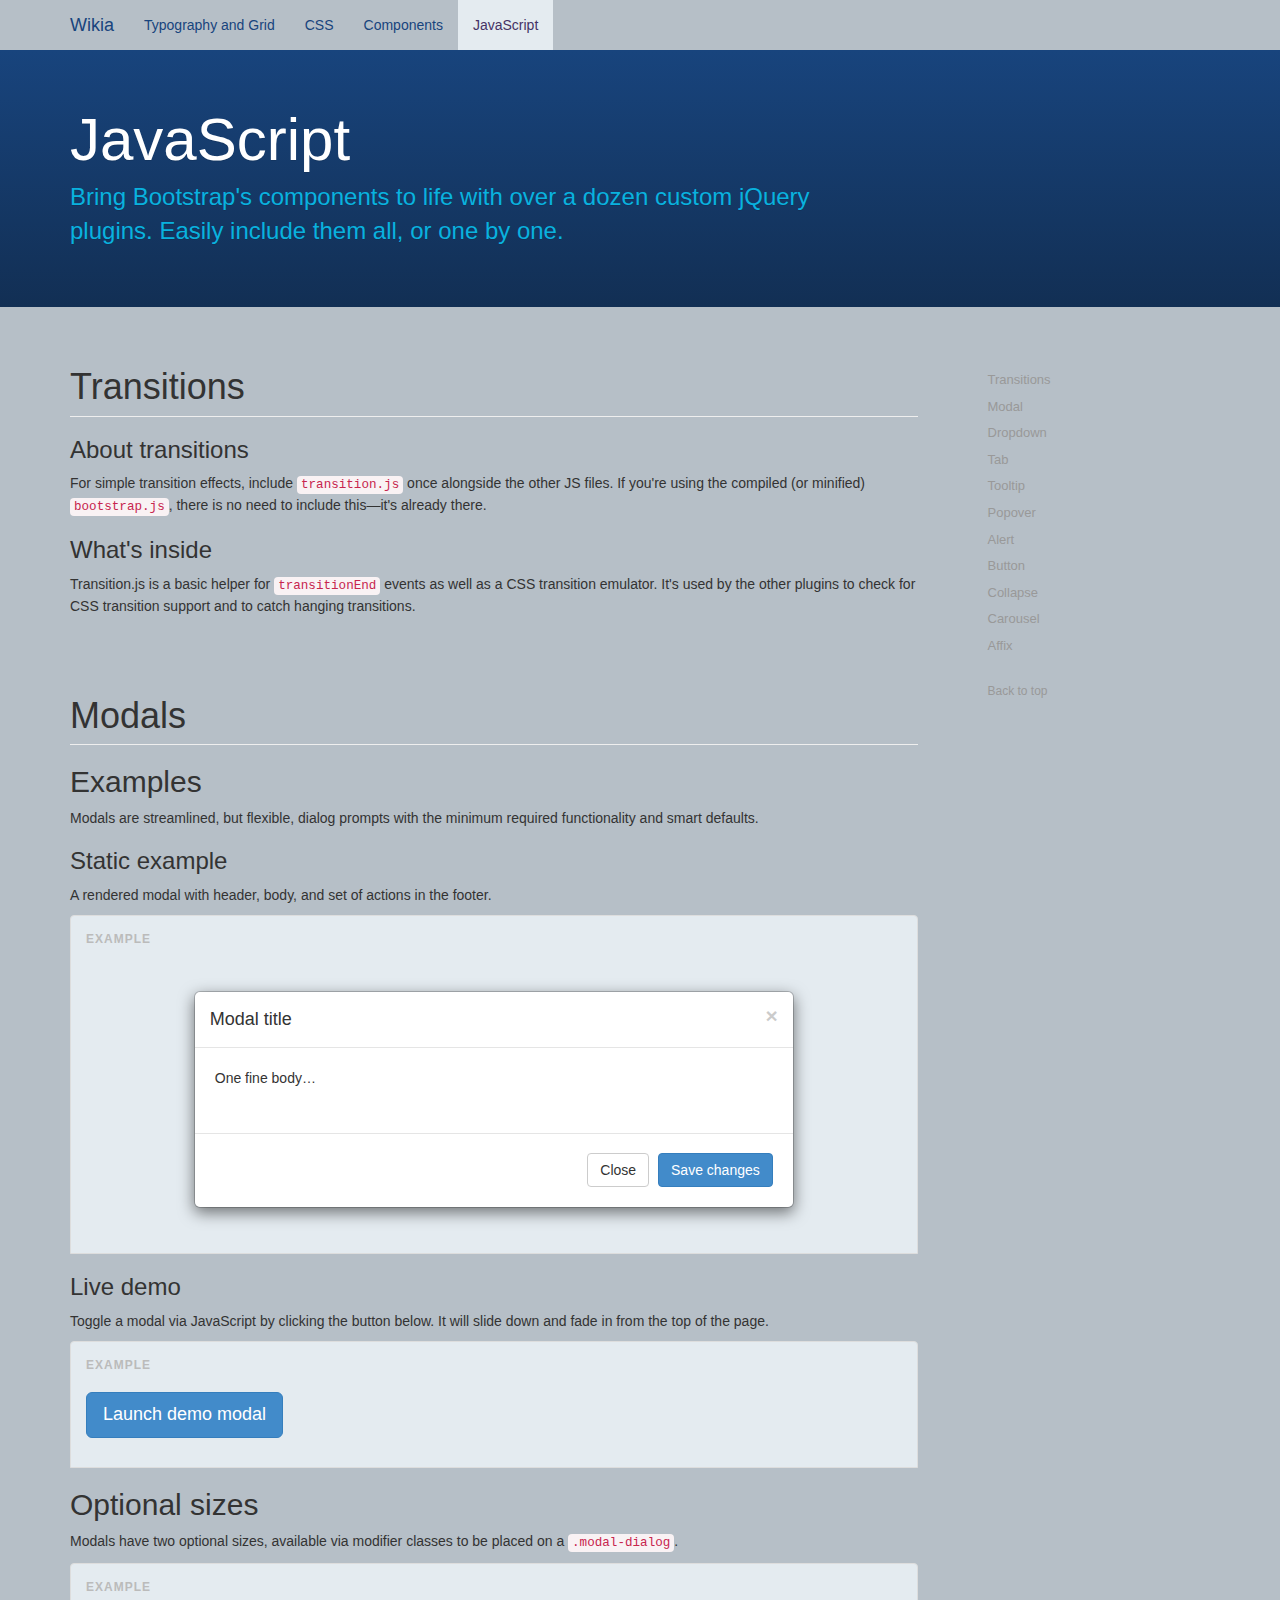
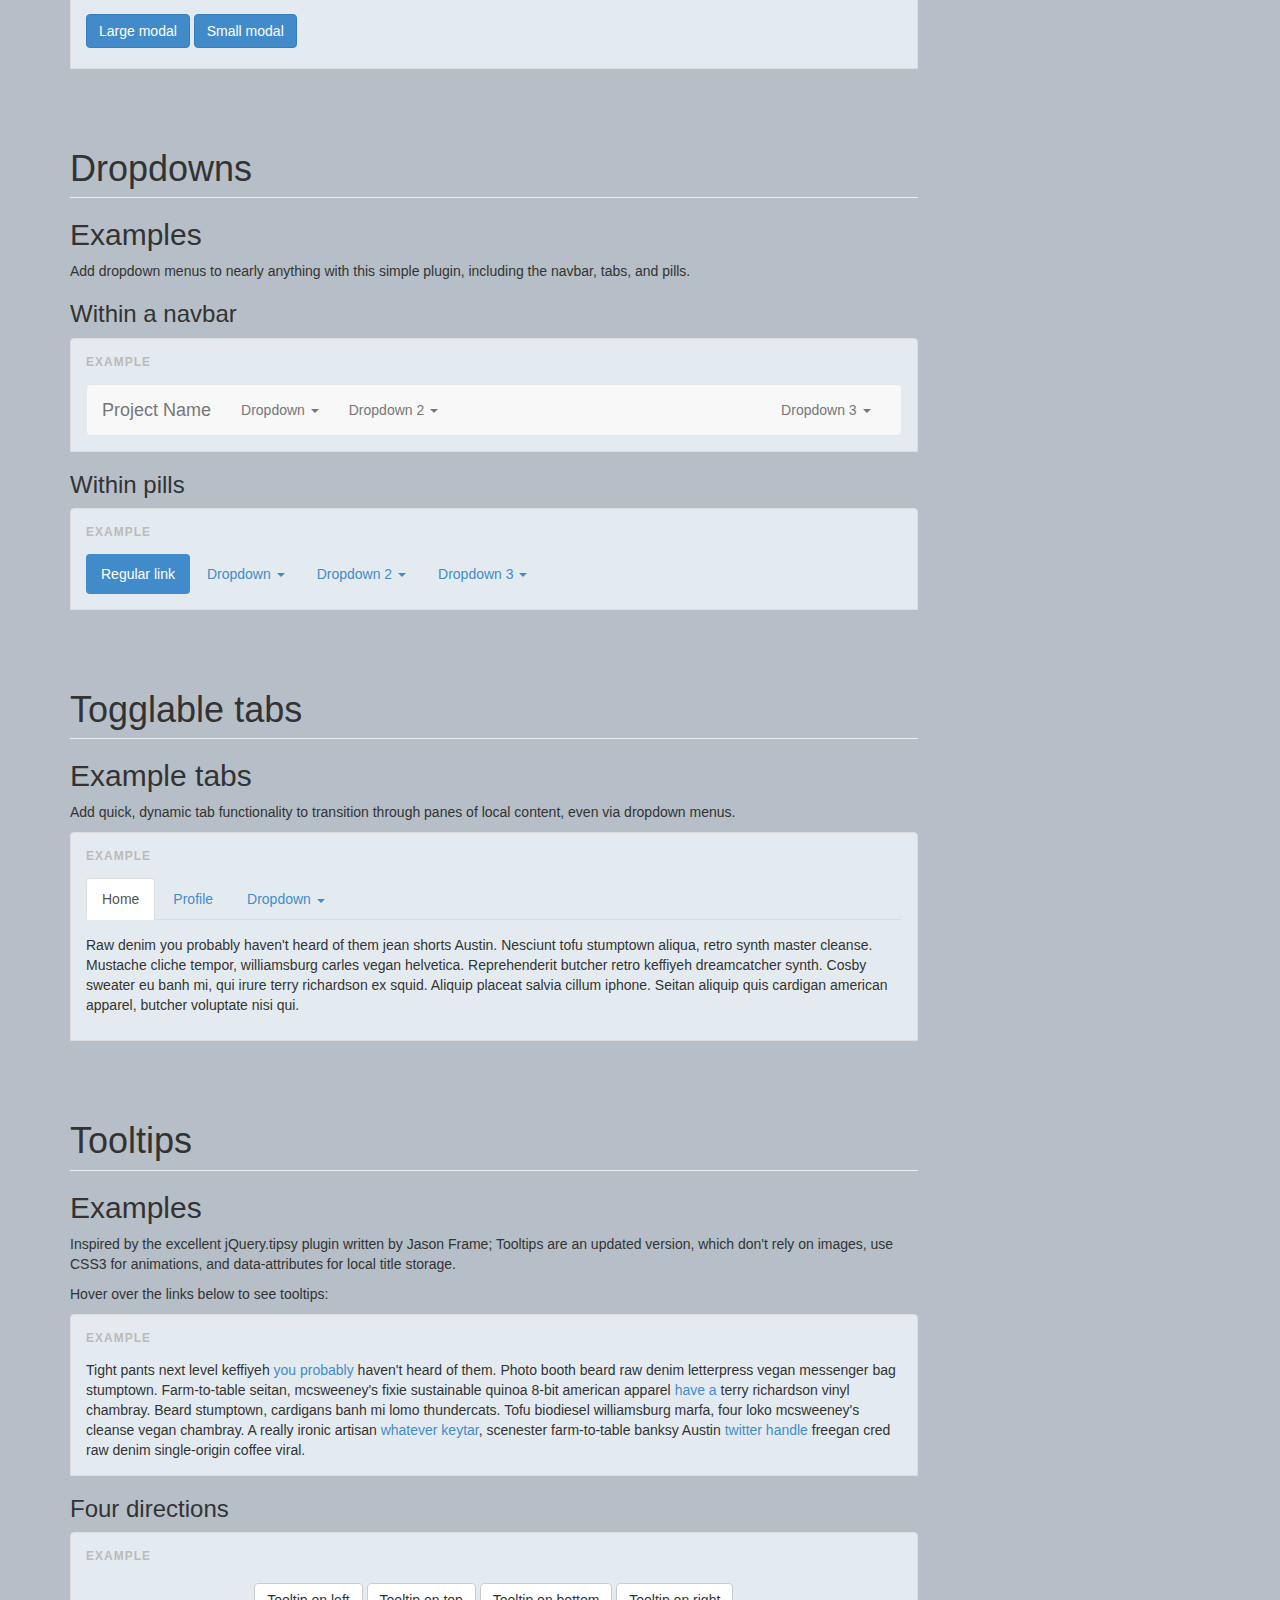
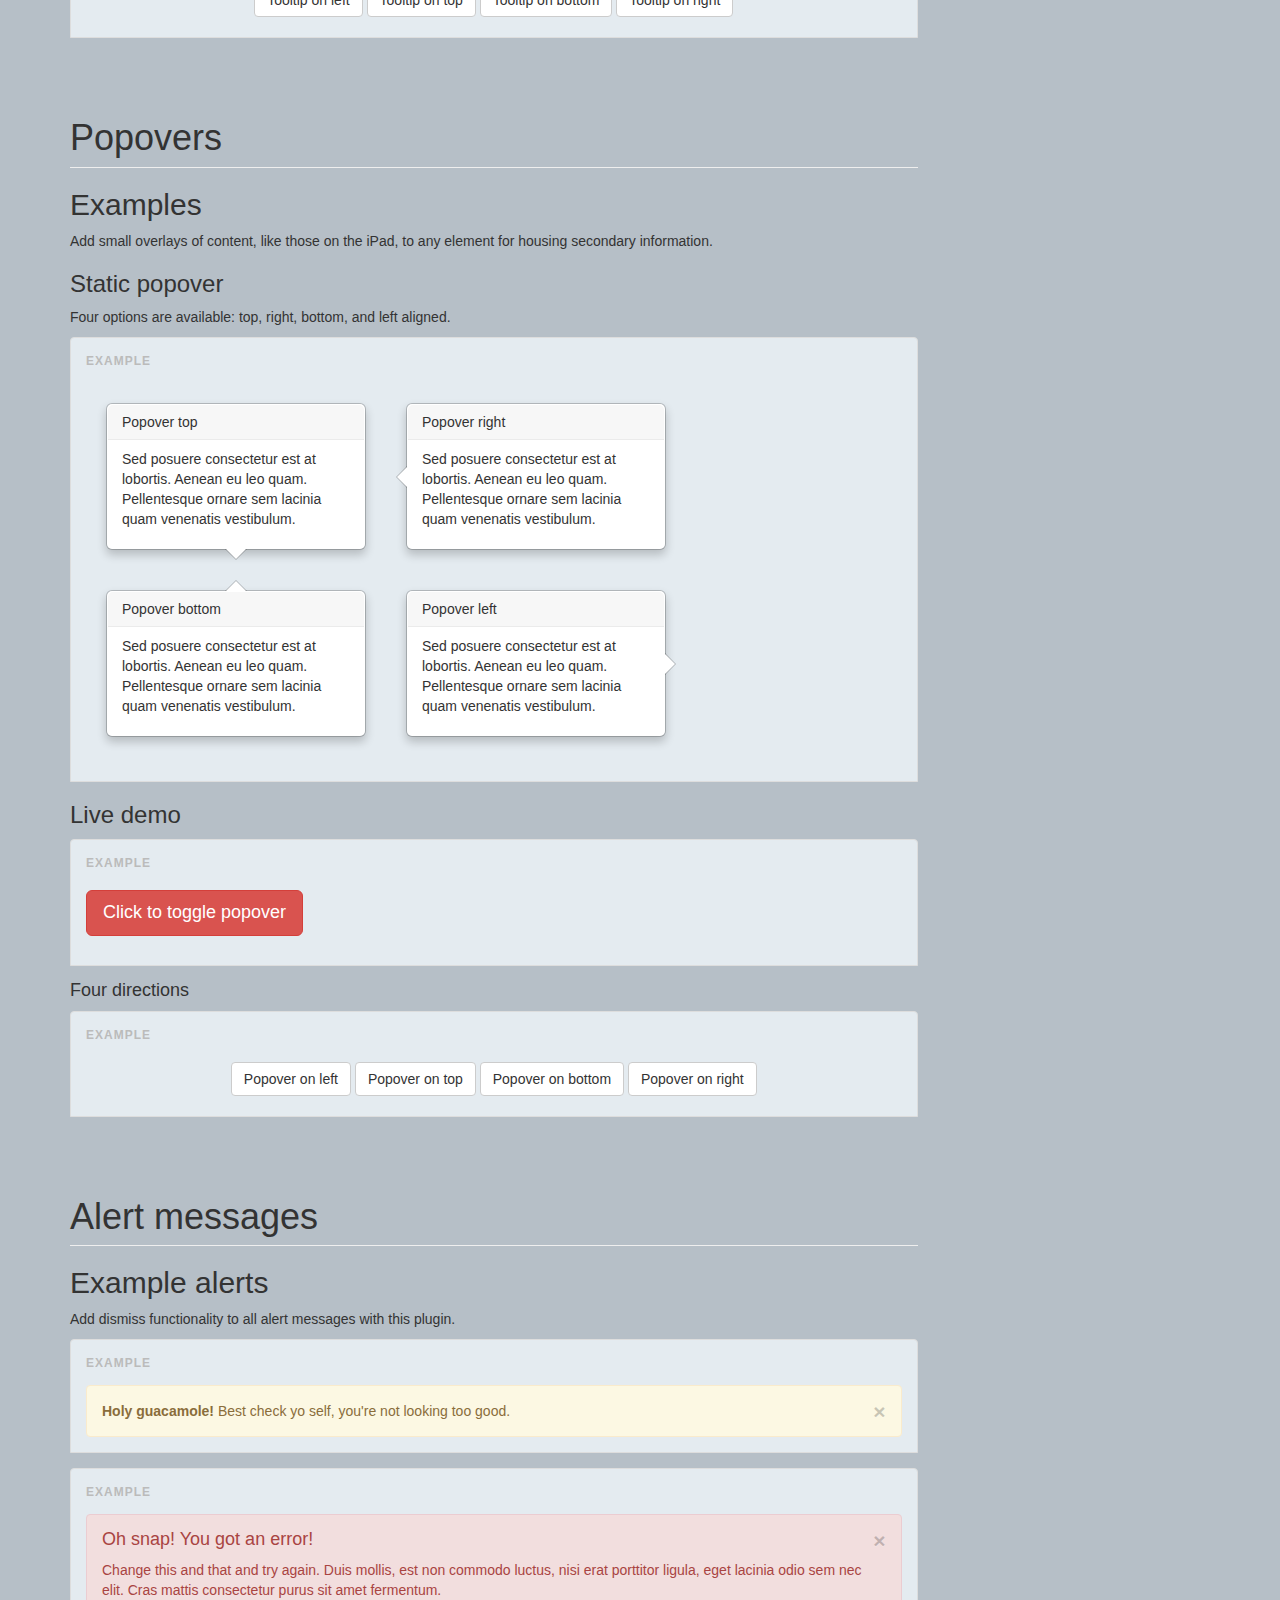
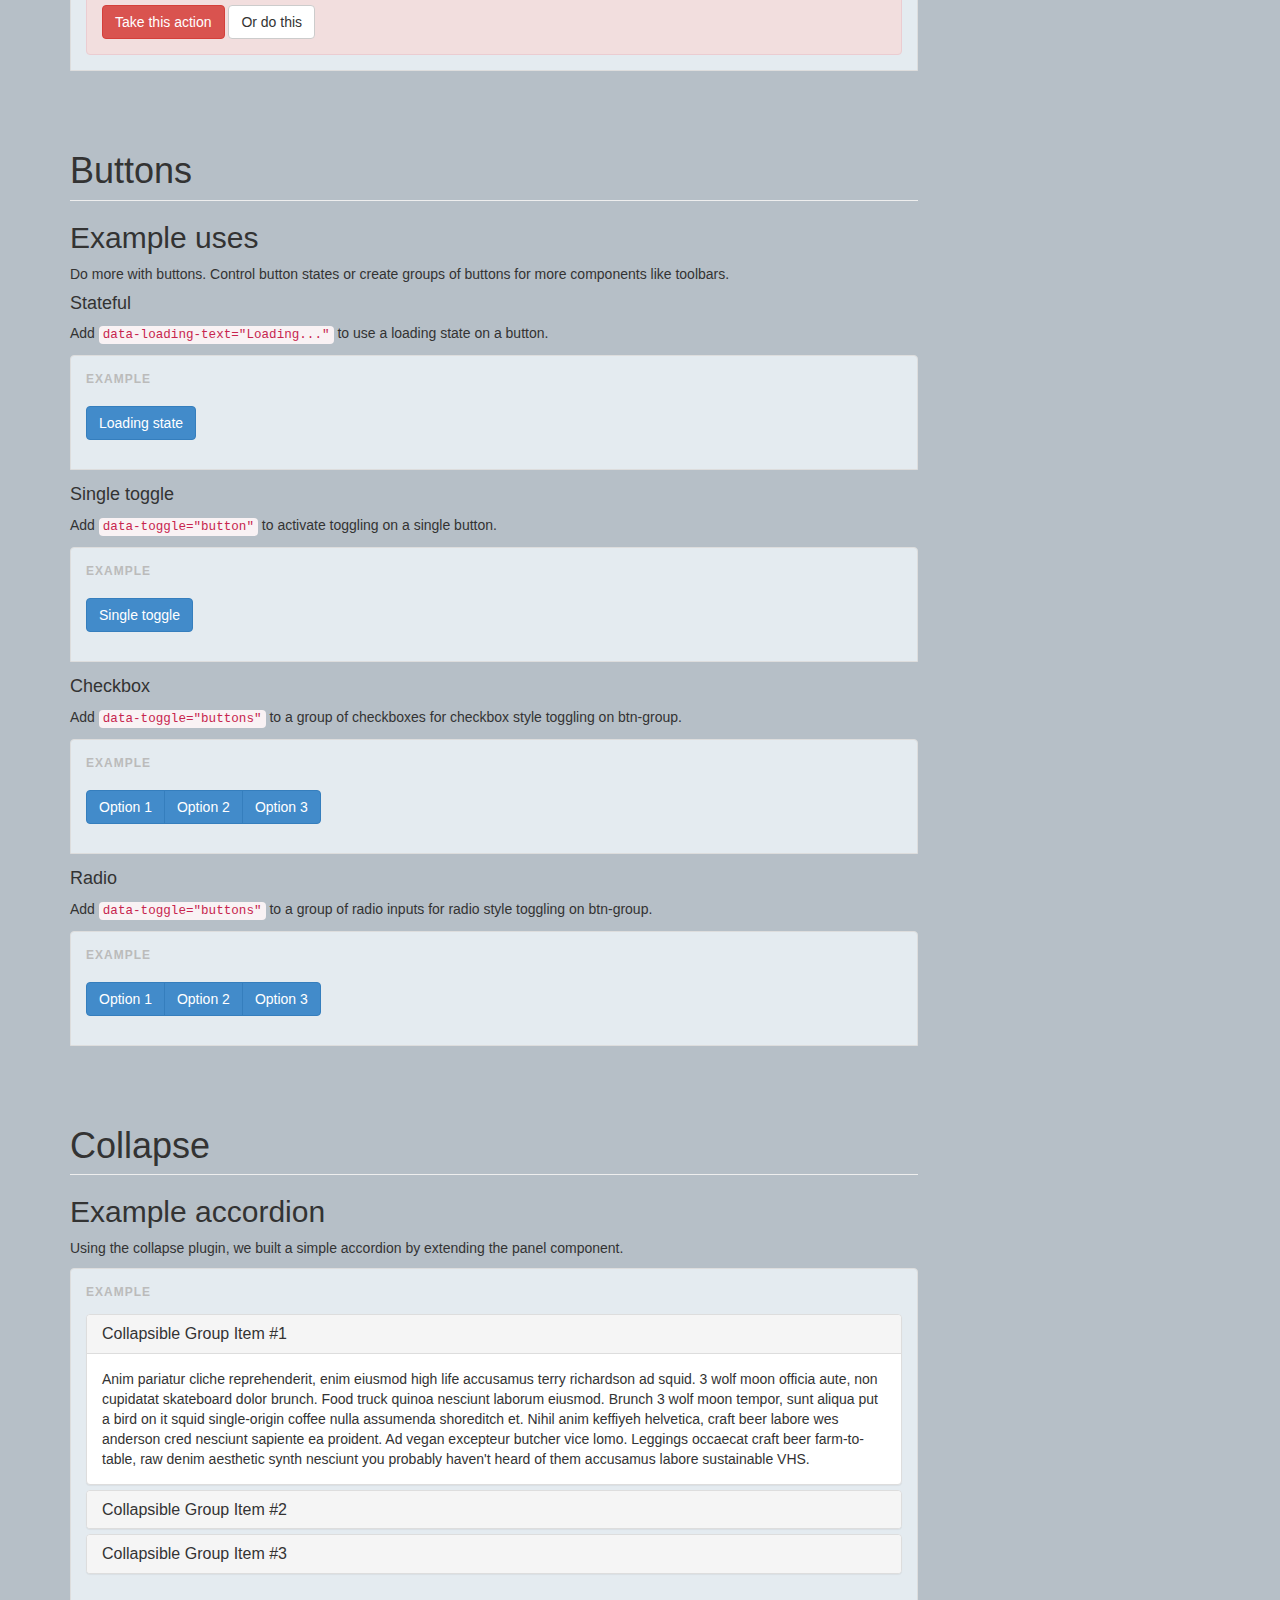
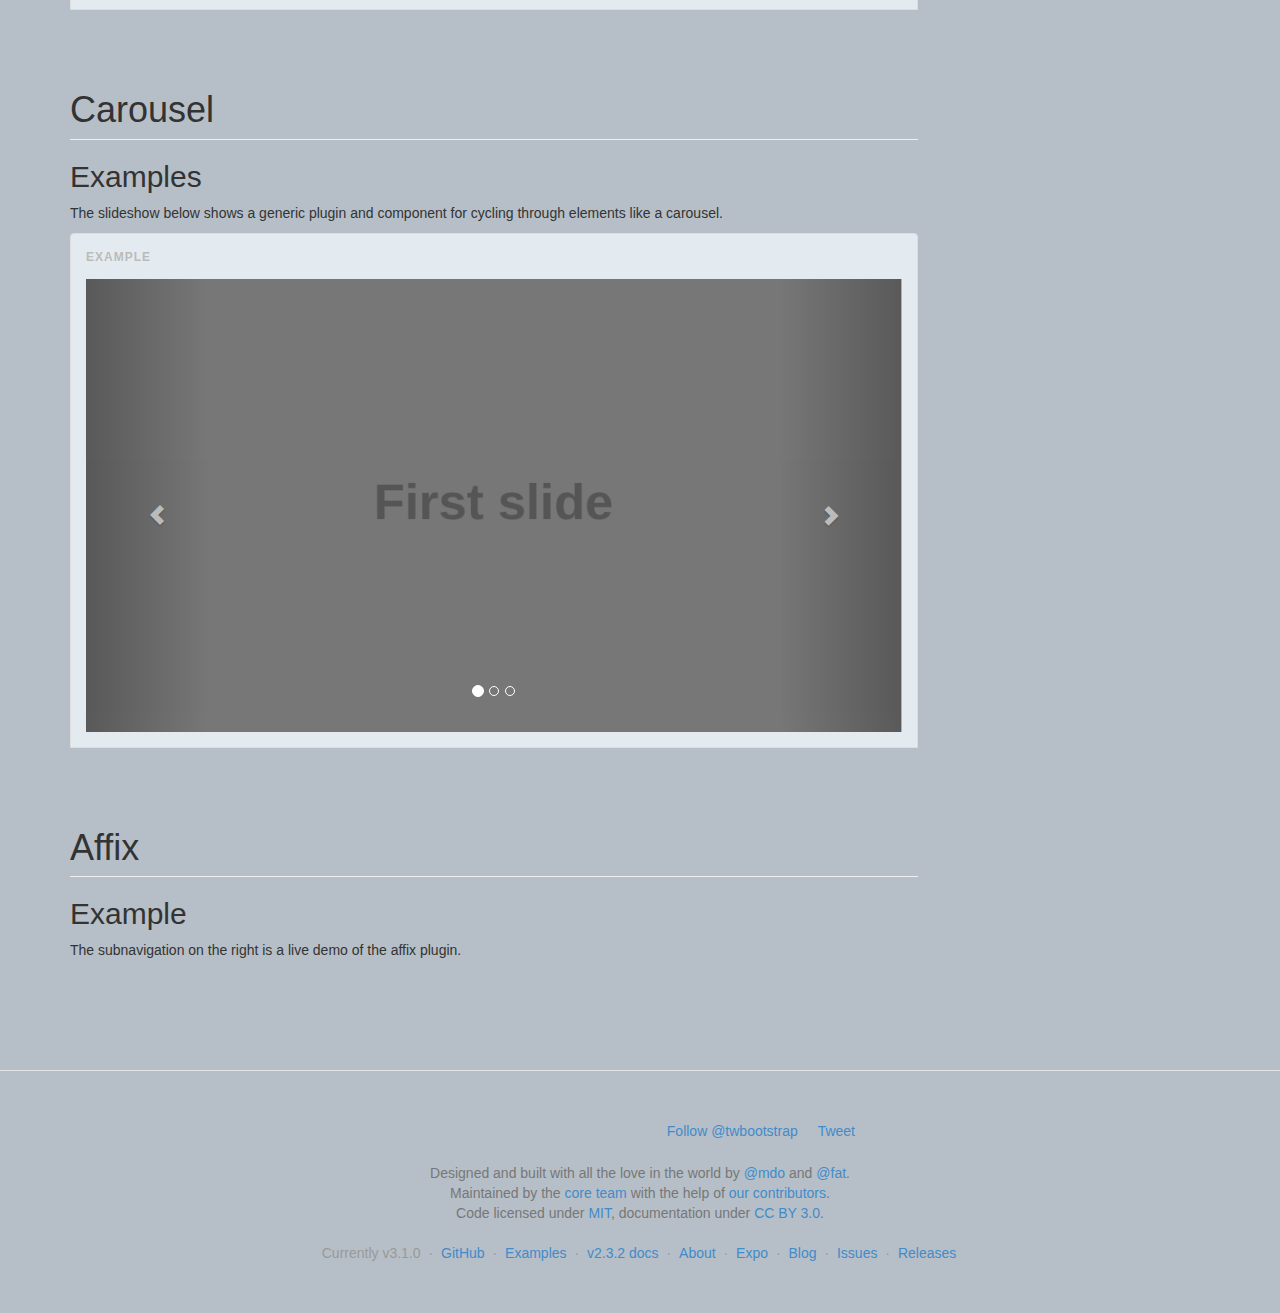
<file: javascript/index.html>
<!DOCTYPE html>
<html lang="en">
  <head>
    <!-- Meta, title, CSS, favicons, etc. -->
    <meta charset="utf-8">
<meta http-equiv="X-UA-Compatible" content="IE=edge">
<meta name="viewport" content="width=device-width, initial-scale=1">
<meta name="description" content="Bootstrap, a sleek, intuitive, and powerful mobile first front-end framework for faster and easier web development.">
<meta name="keywords" content="HTML, CSS, JS, JavaScript, framework, bootstrap, front-end, frontend, web development">
<meta name="author" content="Mark Otto, Jacob Thornton, and Wikia contributors">

<title>
  
    JavaScript &middot; Bootstrap
  
</title>

<!-- Wikia core CSS -->
<link href="../dist/css/bootstrap.min.css" rel="stylesheet">

<!-- Documentation extras -->
<link href="../assets/css/docs.min.css" rel="stylesheet">
<!--[if lt IE 9]><script src="../assets/js/ie8-responsive-file-warning.js"></script><![endif]-->

<!-- HTML5 shim and Respond.js IE8 support of HTML5 elements and media queries -->
<!--[if lt IE 9]>
  <script src="https://oss.maxcdn.com/libs/html5shiv/3.7.0/html5shiv.js"></script>
  <script src="https://oss.maxcdn.com/libs/respond.js/1.4.2/respond.min.js"></script>
<![endif]-->

<!-- Favicons -->
<link rel="apple-touch-icon-precomposed" sizes="144x144" href="../assets/ico/apple-touch-icon-144-precomposed.png">
                               <link rel="shortcut icon" href="../assets/ico/favicon.ico">

<script>
  var _gaq = _gaq || [];
  _gaq.push(['_setAccount', 'UA-146052-10']);
  _gaq.push(['_trackPageview']);
  (function() {
    var ga = document.createElement('script'); ga.async = true;
    ga.src = ('https:' == document.location.protocol ? 'https://ssl' : 'http://www') + '.google-analytics.com/ga.js';
    var s = document.getElementsByTagName('script')[0]; s.parentNode.insertBefore(ga, s);
  })();
</script>

  </head>
  <body>
    <a class="sr-only" href="#content">Skip to main content</a>

    <!-- Docs master nav -->
    <header class="navbar navbar-static-top bs-docs-nav" role="banner" id="top">
  <div class="container">
    <div class="navbar-header">
      <button class="navbar-toggle" type="button" data-toggle="collapse" data-target=".bs-navbar-collapse">
        <span class="sr-only">Toggle navigation</span>
        <span class="icon-bar"></span>
        <span class="icon-bar"></span>
        <span class="icon-bar"></span>
      </button>
      <a href="../index.html" class="navbar-brand">Wikia</a>
    </div>
    <nav class="collapse navbar-collapse bs-navbar-collapse" role="navigation">
      <ul class="nav navbar-nav">
        <li class="">
          <a href="../typography/index.html">Typography and Grid</a>
        </li>
        <li>
          <a href="../css/index.html">CSS</a>
        </li>
        <li>
          <a href="../components/index.html">Components</a>
        </li>
        <li class="active">
          <a href="../javascript/index.html">JavaScript</a>
        </li>
      </ul>
    </nav>
  </div>
</header>


    <!-- Docs page layout -->
    <div class="bs-header" id="content">
      <div class="container">
        <h1>JavaScript</h1>
        <p>Bring Bootstrap's components to life with over a dozen custom jQuery plugins. Easily include them all, or one by one.</p>

      </div>
    </div>

    <div class="container bs-docs-container">

      <div class="row">
        <div class="col-md-9" role="main">
 
<!-- Transitions
================================================== -->
<div class="bs-docs-section">
  <h1 id="transitions" class="page-header">Transitions</h1>

  <h3>About transitions</h3>
  <p>For simple transition effects, include <code>transition.js</code> once alongside the other JS files. If you're using the compiled (or minified) <code>bootstrap.js</code>, there is no need to include this&mdash;it's already there.</p>
  <h3>What's inside</h3>
  <p>Transition.js is a basic helper for <code>transitionEnd</code> events as well as a CSS transition emulator. It's used by the other plugins to check for CSS transition support and to catch hanging transitions.</p>
</div>



<!-- Modal
================================================== -->
<div class="bs-docs-section">
  <h1 id="modals" class="page-header">Modals</h1>

  <h2 id="modals-examples">Examples</h2>
  <p>Modals are streamlined, but flexible, dialog prompts with the minimum required functionality and smart defaults.</p>


  <h3>Static example</h3>
  <p>A rendered modal with header, body, and set of actions in the footer.</p>
  <div class="bs-example bs-example-modal">
    <div class="modal">
      <div class="modal-dialog">
        <div class="modal-content">
          <div class="modal-header">
            <button type="button" class="close" data-dismiss="modal" aria-hidden="true">&times;</button>
            <h4 class="modal-title">Modal title</h4>
          </div>
          <div class="modal-body">
            <p>One fine body&hellip;</p>
          </div>
          <div class="modal-footer">
            <button type="button" class="btn btn-default" data-dismiss="modal">Close</button>
            <button type="button" class="btn btn-primary">Save changes</button>
          </div>
        </div><!-- /.modal-content -->
      </div><!-- /.modal-dialog -->
    </div><!-- /.modal -->
  </div><!-- /example -->


  <h3>Live demo</h3>
  <p>Toggle a modal via JavaScript by clicking the button below. It will slide down and fade in from the top of the page.</p>
  <!-- sample modal content -->
  <div id="myModal" class="modal fade" tabindex="-1" role="dialog" aria-labelledby="myModalLabel" aria-hidden="true">
    <div class="modal-dialog">
      <div class="modal-content">

        <div class="modal-header">
          <button type="button" class="close" data-dismiss="modal" aria-hidden="true">&times;</button>
          <h4 class="modal-title" id="myModalLabel">Modal Heading</h4>
        </div>
        <div class="modal-body">
          <h4>Text in a modal</h4>
          <p>Duis mollis, est non commodo luctus, nisi erat porttitor ligula.</p>

          <h4>Popover in a modal</h4>
          <p>This <a href="#" role="button" class="btn btn-default popover-test" title="A Title" data-content="And here's some amazing content. It's very engaging. right?">button</a> should trigger a popover on click.</p>

          <h4>Tooltips in a modal</h4>
          <p><a href="#" class="tooltip-test" title="Tooltip">This link</a> and <a href="#" class="tooltip-test" title="Tooltip">that link</a> should have tooltips on hover.</p>

          <hr>

          <h4>Overflowing text to show scroll behavior</h4>
          <p>Cras mattis consectetur purus sit amet fermentum. Cras justo odio, dapibus ac facilisis in, egestas eget quam. Morbi leo risus, porta ac consectetur ac, vestibulum at eros.</p>
          <p>Praesent commodo cursus magna, vel scelerisque nisl consectetur et. Vivamus sagittis lacus vel augue laoreet rutrum faucibus dolor auctor.</p>
          <p>Aenean lacinia bibendum nulla sed consectetur. Praesent commodo cursus magna, vel scelerisque nisl consectetur et. Donec sed odio dui. Donec ullamcorper nulla non metus auctor fringilla.</p>
          <p>Cras mattis consectetur purus sit amet fermentum. Cras justo odio, dapibus ac facilisis in, egestas eget quam. Morbi leo risus, porta ac consectetur ac, vestibulum at eros.</p>
          <p>Praesent commodo cursus magna, vel scelerisque nisl consectetur et. Vivamus sagittis lacus vel augue laoreet rutrum faucibus dolor auctor.</p>
          <p>Aenean lacinia bibendum nulla sed consectetur. Praesent commodo cursus magna, vel scelerisque nisl consectetur et. Donec sed odio dui. Donec ullamcorper nulla non metus auctor fringilla.</p>
          <p>Cras mattis consectetur purus sit amet fermentum. Cras justo odio, dapibus ac facilisis in, egestas eget quam. Morbi leo risus, porta ac consectetur ac, vestibulum at eros.</p>
          <p>Praesent commodo cursus magna, vel scelerisque nisl consectetur et. Vivamus sagittis lacus vel augue laoreet rutrum faucibus dolor auctor.</p>
          <p>Aenean lacinia bibendum nulla sed consectetur. Praesent commodo cursus magna, vel scelerisque nisl consectetur et. Donec sed odio dui. Donec ullamcorper nulla non metus auctor fringilla.</p>
        </div>
        <div class="modal-footer">
          <button type="button" class="btn btn-default" data-dismiss="modal">Close</button>
          <button type="button" class="btn btn-primary">Save changes</button>
        </div>

      </div><!-- /.modal-content -->
    </div><!-- /.modal-dialog -->
  </div><!-- /.modal -->

  <div class="bs-example" style="padding-bottom: 24px;">
    <button class="btn btn-primary btn-lg" data-toggle="modal" data-target="#myModal">
      Launch demo modal
    </button>
  </div><!-- /example -->




  <h2 id="modals-sizes">Optional sizes</h2>
  <p>Modals have two optional sizes, available via modifier classes to be placed on a <code>.modal-dialog</code>.</p>
  <div class="bs-example">
    <button class="btn btn-primary" data-toggle="modal" data-target=".bs-modal-lg">Large modal</button>
    <button class="btn btn-primary" data-toggle="modal" data-target=".bs-modal-sm">Small modal</button>
  </div>


  <!--  Modal content for the above example -->
  <div class="modal fade bs-modal-lg" tabindex="-1" role="dialog" aria-labelledby="myLargeModalLabel" aria-hidden="true">
    <div class="modal-dialog modal-lg">
      <div class="modal-content">

        <div class="modal-header">
          <button type="button" class="close" data-dismiss="modal" aria-hidden="true">&times;</button>
          <h4 class="modal-title" id="myLargeModalLabel">Large modal</h4>
        </div>
        <div class="modal-body">
          ...
        </div>
      </div><!-- /.modal-content -->
    </div><!-- /.modal-dialog -->
  </div><!-- /.modal -->
  <div class="modal fade bs-modal-sm" tabindex="-1" role="dialog" aria-labelledby="mySmallModalLabel" aria-hidden="true">
    <div class="modal-dialog modal-sm">
      <div class="modal-content">

        <div class="modal-header">
          <button type="button" class="close" data-dismiss="modal" aria-hidden="true">&times;</button>
          <h4 class="modal-title" id="mySmallModalLabel">Small modal</h4>
        </div>
        <div class="modal-body">
          ...
        </div>
      </div><!-- /.modal-content -->
    </div><!-- /.modal-dialog -->
  </div><!-- /.modal -->

</div>



<!-- Dropdowns
================================================== -->
<div class="bs-docs-section">
  <h1 id="dropdowns" class="page-header">Dropdowns</h1>

  <h2 id="dropdowns-examples">Examples</h2>
  <p>Add dropdown menus to nearly anything with this simple plugin, including the navbar, tabs, and pills.</p>

  <h3>Within a navbar</h3>
  <div class="bs-example">
    <nav id="navbar-example" class="navbar navbar-default navbar-static" role="navigation">
      <div class="container-fluid">
        <div class="navbar-header">
          <button class="navbar-toggle" type="button" data-toggle="collapse" data-target=".bs-js-navbar-collapse">
            <span class="sr-only">Toggle navigation</span>
            <span class="icon-bar"></span>
            <span class="icon-bar"></span>
            <span class="icon-bar"></span>
          </button>
          <a class="navbar-brand" href="#">Project Name</a>
        </div>
        <div class="collapse navbar-collapse bs-js-navbar-collapse">
          <ul class="nav navbar-nav">
            <li class="dropdown">
              <a id="drop1" href="#" role="button" class="dropdown-toggle" data-toggle="dropdown">Dropdown <b class="caret"></b></a>
              <ul class="dropdown-menu" role="menu" aria-labelledby="drop1">
                <li role="presentation"><a role="menuitem" tabindex="-1" href="http://twitter.com/fat">Action</a></li>
                <li role="presentation"><a role="menuitem" tabindex="-1" href="http://twitter.com/fat">Another action</a></li>
                <li role="presentation"><a role="menuitem" tabindex="-1" href="http://twitter.com/fat">Something else here</a></li>
                <li role="presentation" class="divider"></li>
                <li role="presentation"><a role="menuitem" tabindex="-1" href="http://twitter.com/fat">Separated link</a></li>
              </ul>
            </li>
            <li class="dropdown">
              <a href="#" id="drop2" role="button" class="dropdown-toggle" data-toggle="dropdown">Dropdown 2 <b class="caret"></b></a>
              <ul class="dropdown-menu" role="menu" aria-labelledby="drop2">
                <li role="presentation"><a role="menuitem" tabindex="-1" href="http://twitter.com/fat">Action</a></li>
                <li role="presentation"><a role="menuitem" tabindex="-1" href="http://twitter.com/fat">Another action</a></li>
                <li role="presentation"><a role="menuitem" tabindex="-1" href="http://twitter.com/fat">Something else here</a></li>
                <li role="presentation" class="divider"></li>
                <li role="presentation"><a role="menuitem" tabindex="-1" href="http://twitter.com/fat">Separated link</a></li>
              </ul>
            </li>
          </ul>
          <ul class="nav navbar-nav navbar-right">
            <li id="fat-menu" class="dropdown">
              <a href="#" id="drop3" role="button" class="dropdown-toggle" data-toggle="dropdown">Dropdown 3 <b class="caret"></b></a>
              <ul class="dropdown-menu" role="menu" aria-labelledby="drop3">
                <li role="presentation"><a role="menuitem" tabindex="-1" href="http://twitter.com/fat">Action</a></li>
                <li role="presentation"><a role="menuitem" tabindex="-1" href="http://twitter.com/fat">Another action</a></li>
                <li role="presentation"><a role="menuitem" tabindex="-1" href="http://twitter.com/fat">Something else here</a></li>
                <li role="presentation" class="divider"></li>
                <li role="presentation"><a role="menuitem" tabindex="-1" href="http://twitter.com/fat">Separated link</a></li>
              </ul>
            </li>
          </ul>
        </div><!-- /.nav-collapse -->
      </div><!-- /.container-fluid -->
    </nav> <!-- /navbar-example -->
  </div> <!-- /example -->

  <h3>Within pills</h3>
  <div class="bs-example">
    <ul class="nav nav-pills">
      <li class="active"><a href="#">Regular link</a></li>
      <li class="dropdown">
        <a id="drop4" role="button" data-toggle="dropdown" href="#">Dropdown <b class="caret"></b></a>
        <ul id="menu1" class="dropdown-menu" role="menu" aria-labelledby="drop4">
          <li role="presentation"><a role="menuitem" tabindex="-1" href="http://twitter.com/fat">Action</a></li>
          <li role="presentation"><a role="menuitem" tabindex="-1" href="http://twitter.com/fat">Another action</a></li>
          <li role="presentation"><a role="menuitem" tabindex="-1" href="http://twitter.com/fat">Something else here</a></li>
          <li role="presentation" class="divider"></li>
          <li role="presentation"><a role="menuitem" tabindex="-1" href="http://twitter.com/fat">Separated link</a></li>
        </ul>
      </li>
      <li class="dropdown">
        <a id="drop5" role="button" data-toggle="dropdown" href="#">Dropdown 2 <b class="caret"></b></a>
        <ul id="menu2" class="dropdown-menu" role="menu" aria-labelledby="drop5">
          <li role="presentation"><a role="menuitem" tabindex="-1" href="http://twitter.com/fat">Action</a></li>
          <li role="presentation"><a role="menuitem" tabindex="-1" href="http://twitter.com/fat">Another action</a></li>
          <li role="presentation"><a role="menuitem" tabindex="-1" href="http://twitter.com/fat">Something else here</a></li>
          <li role="presentation" class="divider"></li>
          <li role="presentation"><a role="menuitem" tabindex="-1" href="http://twitter.com/fat">Separated link</a></li>
        </ul>
      </li>
      <li class="dropdown">
        <a id="drop6" role="button" data-toggle="dropdown" href="#">Dropdown 3 <b class="caret"></b></a>
        <ul id="menu3" class="dropdown-menu" role="menu" aria-labelledby="drop6">
          <li role="presentation"><a role="menuitem" tabindex="-1" href="http://twitter.com/fat">Action</a></li>
          <li role="presentation"><a role="menuitem" tabindex="-1" href="http://twitter.com/fat">Another action</a></li>
          <li role="presentation"><a role="menuitem" tabindex="-1" href="http://twitter.com/fat">Something else here</a></li>
          <li role="presentation" class="divider"></li>
          <li role="presentation"><a role="menuitem" tabindex="-1" href="http://twitter.com/fat">Separated link</a></li>
        </ul>
      </li>
    </ul> <!-- /pills -->
  </div> <!-- /example -->


</div>




<!-- Tabs
================================================== -->
<div class="bs-docs-section">
  <h1 id="tabs" class="page-header">Togglable tabs</h1>

  <h2 id="tabs-examples">Example tabs</h2>
  <p>Add quick, dynamic tab functionality to transition through panes of local content, even via dropdown menus.</p>
  <div class="bs-example bs-example-tabs">
    <ul id="myTab" class="nav nav-tabs">
      <li class="active"><a href="#home" data-toggle="tab">Home</a></li>
      <li><a href="#profile" data-toggle="tab">Profile</a></li>
      <li class="dropdown">
        <a href="#" id="myTabDrop1" class="dropdown-toggle" data-toggle="dropdown">Dropdown <b class="caret"></b></a>
        <ul class="dropdown-menu" role="menu" aria-labelledby="myTabDrop1">
          <li><a href="#dropdown1" tabindex="-1" data-toggle="tab">@fat</a></li>
          <li><a href="#dropdown2" tabindex="-1" data-toggle="tab">@mdo</a></li>
        </ul>
      </li>
    </ul>
    <div id="myTabContent" class="tab-content">
      <div class="tab-pane fade in active" id="home">
        <p>Raw denim you probably haven't heard of them jean shorts Austin. Nesciunt tofu stumptown aliqua, retro synth master cleanse. Mustache cliche tempor, williamsburg carles vegan helvetica. Reprehenderit butcher retro keffiyeh dreamcatcher synth. Cosby sweater eu banh mi, qui irure terry richardson ex squid. Aliquip placeat salvia cillum iphone. Seitan aliquip quis cardigan american apparel, butcher voluptate nisi qui.</p>
      </div>
      <div class="tab-pane fade" id="profile">
        <p>Food truck fixie locavore, accusamus mcsweeney's marfa nulla single-origin coffee squid. Exercitation +1 labore velit, blog sartorial PBR leggings next level wes anderson artisan four loko farm-to-table craft beer twee. Qui photo booth letterpress, commodo enim craft beer mlkshk aliquip jean shorts ullamco ad vinyl cillum PBR. Homo nostrud organic, assumenda labore aesthetic magna delectus mollit. Keytar helvetica VHS salvia yr, vero magna velit sapiente labore stumptown. Vegan fanny pack odio cillum wes anderson 8-bit, sustainable jean shorts beard ut DIY ethical culpa terry richardson biodiesel. Art party scenester stumptown, tumblr butcher vero sint qui sapiente accusamus tattooed echo park.</p>
      </div>
      <div class="tab-pane fade" id="dropdown1">
        <p>Etsy mixtape wayfarers, ethical wes anderson tofu before they sold out mcsweeney's organic lomo retro fanny pack lo-fi farm-to-table readymade. Messenger bag gentrify pitchfork tattooed craft beer, iphone skateboard locavore carles etsy salvia banksy hoodie helvetica. DIY synth PBR banksy irony. Leggings gentrify squid 8-bit cred pitchfork. Williamsburg banh mi whatever gluten-free, carles pitchfork biodiesel fixie etsy retro mlkshk vice blog. Scenester cred you probably haven't heard of them, vinyl craft beer blog stumptown. Pitchfork sustainable tofu synth chambray yr.</p>
      </div>
      <div class="tab-pane fade" id="dropdown2">
        <p>Trust fund seitan letterpress, keytar raw denim keffiyeh etsy art party before they sold out master cleanse gluten-free squid scenester freegan cosby sweater. Fanny pack portland seitan DIY, art party locavore wolf cliche high life echo park Austin. Cred vinyl keffiyeh DIY salvia PBR, banh mi before they sold out farm-to-table VHS viral locavore cosby sweater. Lomo wolf viral, mustache readymade thundercats keffiyeh craft beer marfa ethical. Wolf salvia freegan, sartorial keffiyeh echo park vegan.</p>
      </div>
    </div>
  </div><!-- /example -->

</div>



<!-- Tooltips
================================================== -->
<div class="bs-docs-section">
  <h1 id="tooltips" class="page-header">Tooltips </h1>

  <h2 id="tooltips-examples">Examples</h2>
  <p>Inspired by the excellent jQuery.tipsy plugin written by Jason Frame; Tooltips are an updated version, which don't rely on images, use CSS3 for animations, and data-attributes for local title storage.</p>
  <p>Hover over the links below to see tooltips:</p>
  <div class="bs-example tooltip-demo">
    <p class="muted" style="margin-bottom: 0;">Tight pants next level keffiyeh <a href="#" data-toggle="tooltip" title="Default tooltip">you probably</a> haven't heard of them. Photo booth beard raw denim letterpress vegan messenger bag stumptown. Farm-to-table seitan, mcsweeney's fixie sustainable quinoa 8-bit american apparel <a href="#" data-toggle="tooltip" title="Another tooltip">have a</a> terry richardson vinyl chambray. Beard stumptown, cardigans banh mi lomo thundercats. Tofu biodiesel williamsburg marfa, four loko mcsweeney's cleanse vegan chambray. A really ironic artisan <a href="#" data-toggle="tooltip" title="Another one here too">whatever keytar</a>, scenester farm-to-table banksy Austin <a href="#" data-toggle="tooltip" title="The last tip!">twitter handle</a> freegan cred raw denim single-origin coffee viral.
    </p>
  </div><!-- /example -->

  <h3>Four directions</h3>
  <div class="bs-example tooltip-demo">
    <div class="bs-example-tooltips">
      <button type="button" class="btn btn-default" data-toggle="tooltip" data-placement="left" title="Tooltip on left">Tooltip on left</button>
      <button type="button" class="btn btn-default" data-toggle="tooltip" data-placement="top" title="Tooltip on top">Tooltip on top</button>
      <button type="button" class="btn btn-default" data-toggle="tooltip" data-placement="bottom" title="Tooltip on bottom">Tooltip on bottom</button>
      <button type="button" class="btn btn-default" data-toggle="tooltip" data-placement="right" title="Tooltip on right">Tooltip on right</button>
    </div>
  </div><!-- /example -->

</div>

<!-- Popovers
================================================== -->
<div class="bs-docs-section">
  <h1 id="popovers" class="page-header">Popovers</h1>

  <h2 id="popovers-examples">Examples</h2>
  <p>Add small overlays of content, like those on the iPad, to any element for housing secondary information.</p>

 

  <h3>Static popover</h3>
  <p>Four options are available: top, right, bottom, and left aligned.</p>
  <div class="bs-example bs-example-popover">
    <div class="popover top">
      <div class="arrow"></div>
      <h3 class="popover-title">Popover top</h3>
      <div class="popover-content">
        <p>Sed posuere consectetur est at lobortis. Aenean eu leo quam. Pellentesque ornare sem lacinia quam venenatis vestibulum.</p>
      </div>
    </div>

    <div class="popover right">
      <div class="arrow"></div>
      <h3 class="popover-title">Popover right</h3>
      <div class="popover-content">
        <p>Sed posuere consectetur est at lobortis. Aenean eu leo quam. Pellentesque ornare sem lacinia quam venenatis vestibulum.</p>
      </div>
    </div>

    <div class="popover bottom">
      <div class="arrow"></div>
      <h3 class="popover-title">Popover bottom</h3>

      <div class="popover-content">
        <p>Sed posuere consectetur est at lobortis. Aenean eu leo quam. Pellentesque ornare sem lacinia quam venenatis vestibulum.</p>
      </div>
    </div>

    <div class="popover left">
      <div class="arrow"></div>
      <h3 class="popover-title">Popover left</h3>
      <div class="popover-content">
        <p>Sed posuere consectetur est at lobortis. Aenean eu leo quam. Pellentesque ornare sem lacinia quam venenatis vestibulum.</p>
      </div>
    </div>

    <div class="clearfix"></div>
  </div>

  <h3>Live demo</h3>
  <div class="bs-example" style="padding-bottom: 24px;">
    <a href="#" class="btn btn-lg btn-danger" data-toggle="popover" title="A Title" data-content="And here's some amazing content. It's very engaging. right?" role="button">Click to toggle popover</a>
  </div>

  <h4>Four directions</h4>
  <div class="bs-example tooltip-demo">
    <div class="bs-example-tooltips">
      <button type="button" class="btn btn-default" data-container="body" data-toggle="popover" data-placement="left" data-content="Vivamus sagittis lacus vel augue laoreet rutrum faucibus.">
        Popover on left
      </button>
      <button type="button" class="btn btn-default" data-container="body" data-toggle="popover" data-placement="top" data-content="Vivamus sagittis lacus vel augue laoreet rutrum faucibus.">
        Popover on top
      </button>
      <button type="button" class="btn btn-default" data-container="body" data-toggle="popover" data-placement="bottom" data-content="Vivamus sagittis lacus vel augue laoreet rutrum faucibus.">
        Popover on bottom
      </button>
      <button type="button" class="btn btn-default" data-container="body" data-toggle="popover" data-placement="right" data-content="Vivamus sagittis lacus vel augue laoreet rutrum faucibus.">
        Popover on right
      </button>
    </div>
  </div><!-- /example -->




</div>



<!-- Alert
================================================== -->
<div class="bs-docs-section">
  <h1 id="alerts" class="page-header">Alert messages</h1>

  <h2 id="alerts-examples">Example alerts</h2>
  <p>Add dismiss functionality to all alert messages with this plugin.</p>
  <div class="bs-example">
    <div class="alert alert-warning fade in">
      <button type="button" class="close" data-dismiss="alert" aria-hidden="true">&times;</button>
      <strong>Holy guacamole!</strong> Best check yo self, you're not looking too good.
    </div>
  </div><!-- /example -->

  <div class="bs-example">
    <div class="alert alert-danger fade in">
      <button type="button" class="close" data-dismiss="alert" aria-hidden="true">&times;</button>
      <h4>Oh snap! You got an error!</h4>
      <p>Change this and that and try again. Duis mollis, est non commodo luctus, nisi erat porttitor ligula, eget lacinia odio sem nec elit. Cras mattis consectetur purus sit amet fermentum.</p>
      <p>
        <button type="button" class="btn btn-danger">Take this action</button>
        <button type="button" class="btn btn-default">Or do this</button>
      </p>
    </div>
  </div><!-- /example -->


</div>



<!-- Buttons
================================================== -->
<div class="bs-docs-section">
  <h1 id="buttons" class="page-header">Buttons</h1>

  <h2 id="buttons-examples">Example uses</h2>
  <p>Do more with buttons. Control button states or create groups of buttons for more components like toolbars.</p>

  <h4>Stateful</h4>
  <p>Add <code>data-loading-text="Loading..."</code> to use a loading state on a button.</p>
  <div class="bs-example" style="padding-bottom: 24px;">
    <button type="button" id="loading-example-btn" data-loading-text="Loading..." class="btn btn-primary">
      Loading state
    </button>
  </div><!-- /example -->


  <h4>Single toggle</h4>
  <p>Add <code>data-toggle="button"</code> to activate toggling on a single button.</p>
  <div class="bs-example" style="padding-bottom: 24px;">
    <button type="button" class="btn btn-primary" data-toggle="button">Single toggle</button>
  </div><!-- /example -->


  <h4>Checkbox</h4>
  <p>Add <code>data-toggle="buttons"</code> to a group of checkboxes for checkbox style toggling on btn-group.</p>
  <div class="bs-example" style="padding-bottom: 24px;">
    <div class="btn-group" data-toggle="buttons">
      <label class="btn btn-primary">
        <input type="checkbox"> Option 1
      </label>
      <label class="btn btn-primary">
        <input type="checkbox"> Option 2
      </label>
      <label class="btn btn-primary">
        <input type="checkbox"> Option 3
      </label>
    </div>
  </div><!-- /example -->


  <h4>Radio</h4>
  <p>Add <code>data-toggle="buttons"</code> to a group of radio inputs for radio style toggling on btn-group.</p>
  <div class="bs-example" style="padding-bottom: 24px;">
    <div class="btn-group" data-toggle="buttons">
      <label class="btn btn-primary">
        <input type="radio" name="options" id="option1"> Option 1
      </label>
      <label class="btn btn-primary">
        <input type="radio" name="options" id="option2"> Option 2
      </label>
      <label class="btn btn-primary">
        <input type="radio" name="options" id="option3"> Option 3
      </label>
    </div>
  </div><!-- /example -->


</div>



<!-- Collapse
================================================== -->
<div class="bs-docs-section">
  <h1 id="collapse" class="page-header">Collapse</h1>



  <h2 id="collapse-examples">Example accordion</h2>
  <p>Using the collapse plugin, we built a simple accordion by extending the panel component.</p>

  <div class="bs-example">
    <div class="panel-group" id="accordion">
      <div class="panel panel-default">
        <div class="panel-heading">
          <h4 class="panel-title">
            <a data-toggle="collapse" data-parent="#accordion" href="#collapseOne">
              Collapsible Group Item #1
            </a>
          </h4>
        </div>
        <div id="collapseOne" class="panel-collapse collapse in">
          <div class="panel-body">
            Anim pariatur cliche reprehenderit, enim eiusmod high life accusamus terry richardson ad squid. 3 wolf moon officia aute, non cupidatat skateboard dolor brunch. Food truck quinoa nesciunt laborum eiusmod. Brunch 3 wolf moon tempor, sunt aliqua put a bird on it squid single-origin coffee nulla assumenda shoreditch et. Nihil anim keffiyeh helvetica, craft beer labore wes anderson cred nesciunt sapiente ea proident. Ad vegan excepteur butcher vice lomo. Leggings occaecat craft beer farm-to-table, raw denim aesthetic synth nesciunt you probably haven't heard of them accusamus labore sustainable VHS.
          </div>
        </div>
      </div>
      <div class="panel panel-default">
        <div class="panel-heading">
          <h4 class="panel-title">
            <a data-toggle="collapse" data-parent="#accordion" href="#collapseTwo">
              Collapsible Group Item #2
            </a>
          </h4>
        </div>
        <div id="collapseTwo" class="panel-collapse collapse">
          <div class="panel-body">
            Anim pariatur cliche reprehenderit, enim eiusmod high life accusamus terry richardson ad squid. 3 wolf moon officia aute, non cupidatat skateboard dolor brunch. Food truck quinoa nesciunt laborum eiusmod. Brunch 3 wolf moon tempor, sunt aliqua put a bird on it squid single-origin coffee nulla assumenda shoreditch et. Nihil anim keffiyeh helvetica, craft beer labore wes anderson cred nesciunt sapiente ea proident. Ad vegan excepteur butcher vice lomo. Leggings occaecat craft beer farm-to-table, raw denim aesthetic synth nesciunt you probably haven't heard of them accusamus labore sustainable VHS.
          </div>
        </div>
      </div>
      <div class="panel panel-default">
        <div class="panel-heading">
          <h4 class="panel-title">
            <a data-toggle="collapse" data-parent="#accordion" href="#collapseThree">
              Collapsible Group Item #3
            </a>
          </h4>
        </div>
        <div id="collapseThree" class="panel-collapse collapse">
          <div class="panel-body">
            Anim pariatur cliche reprehenderit, enim eiusmod high life accusamus terry richardson ad squid. 3 wolf moon officia aute, non cupidatat skateboard dolor brunch. Food truck quinoa nesciunt laborum eiusmod. Brunch 3 wolf moon tempor, sunt aliqua put a bird on it squid single-origin coffee nulla assumenda shoreditch et. Nihil anim keffiyeh helvetica, craft beer labore wes anderson cred nesciunt sapiente ea proident. Ad vegan excepteur butcher vice lomo. Leggings occaecat craft beer farm-to-table, raw denim aesthetic synth nesciunt you probably haven't heard of them accusamus labore sustainable VHS.
          </div>
        </div>
      </div>
    </div>
  </div><!-- /example -->


</div>



<!-- Carousel
================================================== -->
<div class="bs-docs-section">
  <h1 id="carousel" class="page-header">Carousel</h1>

  <h2 id="carousel-examples">Examples</h2>
  <p>The slideshow below shows a generic plugin and component for cycling through elements like a carousel.</p>
  <div class="bs-example">
    <div id="carousel-example-generic" class="carousel slide" data-ride="carousel">
      <ol class="carousel-indicators">
        <li data-target="#carousel-example-generic" data-slide-to="0" class="active"></li>
        <li data-target="#carousel-example-generic" data-slide-to="1"></li>
        <li data-target="#carousel-example-generic" data-slide-to="2"></li>
      </ol>
      <div class="carousel-inner">
        <div class="item active">
          <img data-src="holder.js/900x500/auto/#777:#555/text:First slide" alt="First slide">
        </div>
        <div class="item">
          <img data-src="holder.js/900x500/auto/#666:#444/text:Second slide" alt="Second slide">
        </div>
        <div class="item">
          <img data-src="holder.js/900x500/auto/#555:#333/text:Third slide" alt="Third slide">
        </div>
      </div>
      <a class="left carousel-control" href="#carousel-example-generic" data-slide="prev">
        <span class="glyphicon glyphicon-chevron-left"></span>
      </a>
      <a class="right carousel-control" href="#carousel-example-generic" data-slide="next">
        <span class="glyphicon glyphicon-chevron-right"></span>
      </a>
    </div>
  </div><!-- /example -->

</div>



<!-- Affix
================================================== -->
<div class="bs-docs-section">
  <h1 id="affix" class="page-header">Affix</h1>

  <h2 id="affix-examples">Example</h2>
  <p>The subnavigation on the right is a live demo of the affix plugin.</p>

 
</div>

        </div>
        <div class="col-md-3">
          <div class="bs-sidebar hidden-print" role="complementary">
            <ul class="nav bs-sidenav">
              
<li><a href="#transitions">Transitions</a></li>
<li>
  <a href="#modals">Modal</a>
</li>
<li>
  <a href="#dropdowns">Dropdown</a>
</li>

<li>
  <a href="#tabs">Tab</a>
</li>
<li>
  <a href="#tooltips">Tooltip</a>
</li>
<li>
  <a href="#popovers">Popover</a>
</li>
<li>
  <a href="#alerts">Alert</a>
</li>
<li>
  <a href="#buttons">Button</a>
</li>
<li>
  <a href="#collapse">Collapse</a>
</li>
<li>
  <a href="#carousel">Carousel</a>
</li>
<li>
  <a href="#affix">Affix</a>
</li>

              
            </ul>
            <a class="back-to-top" href="#top">
              Back to top
            </a>
          </div>
        </div>
      </div>

    </div>

    <!-- Footer
================================================== -->
<footer class="bs-footer" role="contentinfo">
  <div class="container">
    <div class="bs-social">
  <ul class="bs-social-buttons">
    <li>
      <iframe class="github-btn" src="http://ghbtns.com/github-btn.html?user=twbs&amp;repo=bootstrap&amp;type=watch&amp;count=true" width="100" height="20" title="Star on GitHub"></iframe>
    </li>
    <li>
      <iframe class="github-btn" src="http://ghbtns.com/github-btn.html?user=twbs&amp;repo=bootstrap&amp;type=fork&amp;count=true" width="102" height="20" title="Fork on GitHub"></iframe>
    </li>
    <li class="follow-btn">
      <a href="https://twitter.com/twbootstrap" class="twitter-follow-button" data-link-color="#0069D6" data-show-count="true">Follow @twbootstrap</a>
    </li>
    <li class="tweet-btn">
      <a href="https://twitter.com/share" class="twitter-share-button" data-url="http://getbootstrap.com/" data-count="horizontal" data-via="twbootstrap" data-related="mdo:Creator of Bootstrap">Tweet</a>
    </li>
  </ul>
</div>


    <p>Designed and built with all the love in the world by <a href="http://twitter.com/mdo" target="_blank">@mdo</a> and <a href="http://twitter.com/fat" target="_blank">@fat</a>.</p>
    <p>Maintained by the <a href="https://github.com/twbs?tab=members">core team</a> with the help of <a href="https://github.com/twbs/bootstrap/graphs/contributors">our contributors</a>.</p>
    <p>Code licensed under <a href="https://github.com/twbs/bootstrap/blob/master/LICENSE" target="_blank">MIT</a>, documentation under <a href="http://creativecommons.org/licenses/by/3.0/">CC BY 3.0</a>.</p>
    <ul class="footer-links muted">
      <li>Currently v3.1.0</li>
      <li>&middot;</li>
      <li><a href="https://github.com/twbs/bootstrap">GitHub</a></li>
      <li>&middot;</li>
      <li><a href="../getting-started/#examples">Examples</a></li>
      <li>&middot;</li>
      <li><a href="../2.3.2/">v2.3.2 docs</a></li>
      <li>&middot;</li>
      <li><a href="../about/">About</a></li>
      <li>&middot;</li>
      <li><a href="http://expo.getbootstrap.com">Expo</a></li>
      <li>&middot;</li>
      <li><a href="http://blog.getbootstrap.com">Blog</a></li>
      <li>&middot;</li>
      <li><a href="https://github.com/twbs/bootstrap/issues?state=open">Issues</a></li>
      <li>&middot;</li>
      <li><a href="https://github.com/twbs/bootstrap/releases">Releases</a></li>
    </ul>
  </div>
</footer>

<!-- Wikia core JavaScript
================================================== -->
<!-- Placed at the end of the document so the pages load faster -->
<script src="https://ajax.googleapis.com/ajax/libs/jquery/1.11.0/jquery.min.js"></script>
<script src="../dist/js/bootstrap.min.js"></script>
<script src="../assets/js/docs.min.js"></script>



<script>
  window.twttr = (function (d,s,id) {
    var t, js, fjs = d.getElementsByTagName(s)[0];
    if (d.getElementById(id)) return; js=d.createElement(s); js.id=id; js.async=1;
    js.src="https://platform.twitter.com/widgets.js"; fjs.parentNode.insertBefore(js, fjs);
    return window.twttr || (t = { _e: [], ready: function(f){ t._e.push(f) } });
  }(document, "script", "twitter-wjs"));
</script>

<!-- Analytics
================================================== -->
<script>
  var _gauges = _gauges || [];
  (function() {
    var t   = document.createElement('script');
    t.async = true;
    t.id    = 'gauges-tracker';
    t.setAttribute('data-site-id', '4f0dc9fef5a1f55508000013');
    t.src = '//secure.gaug.es/track.js';
    var s = document.getElementsByTagName('script')[0];
    s.parentNode.insertBefore(t, s);
  })();
</script>

  </body>
</html>
</file>
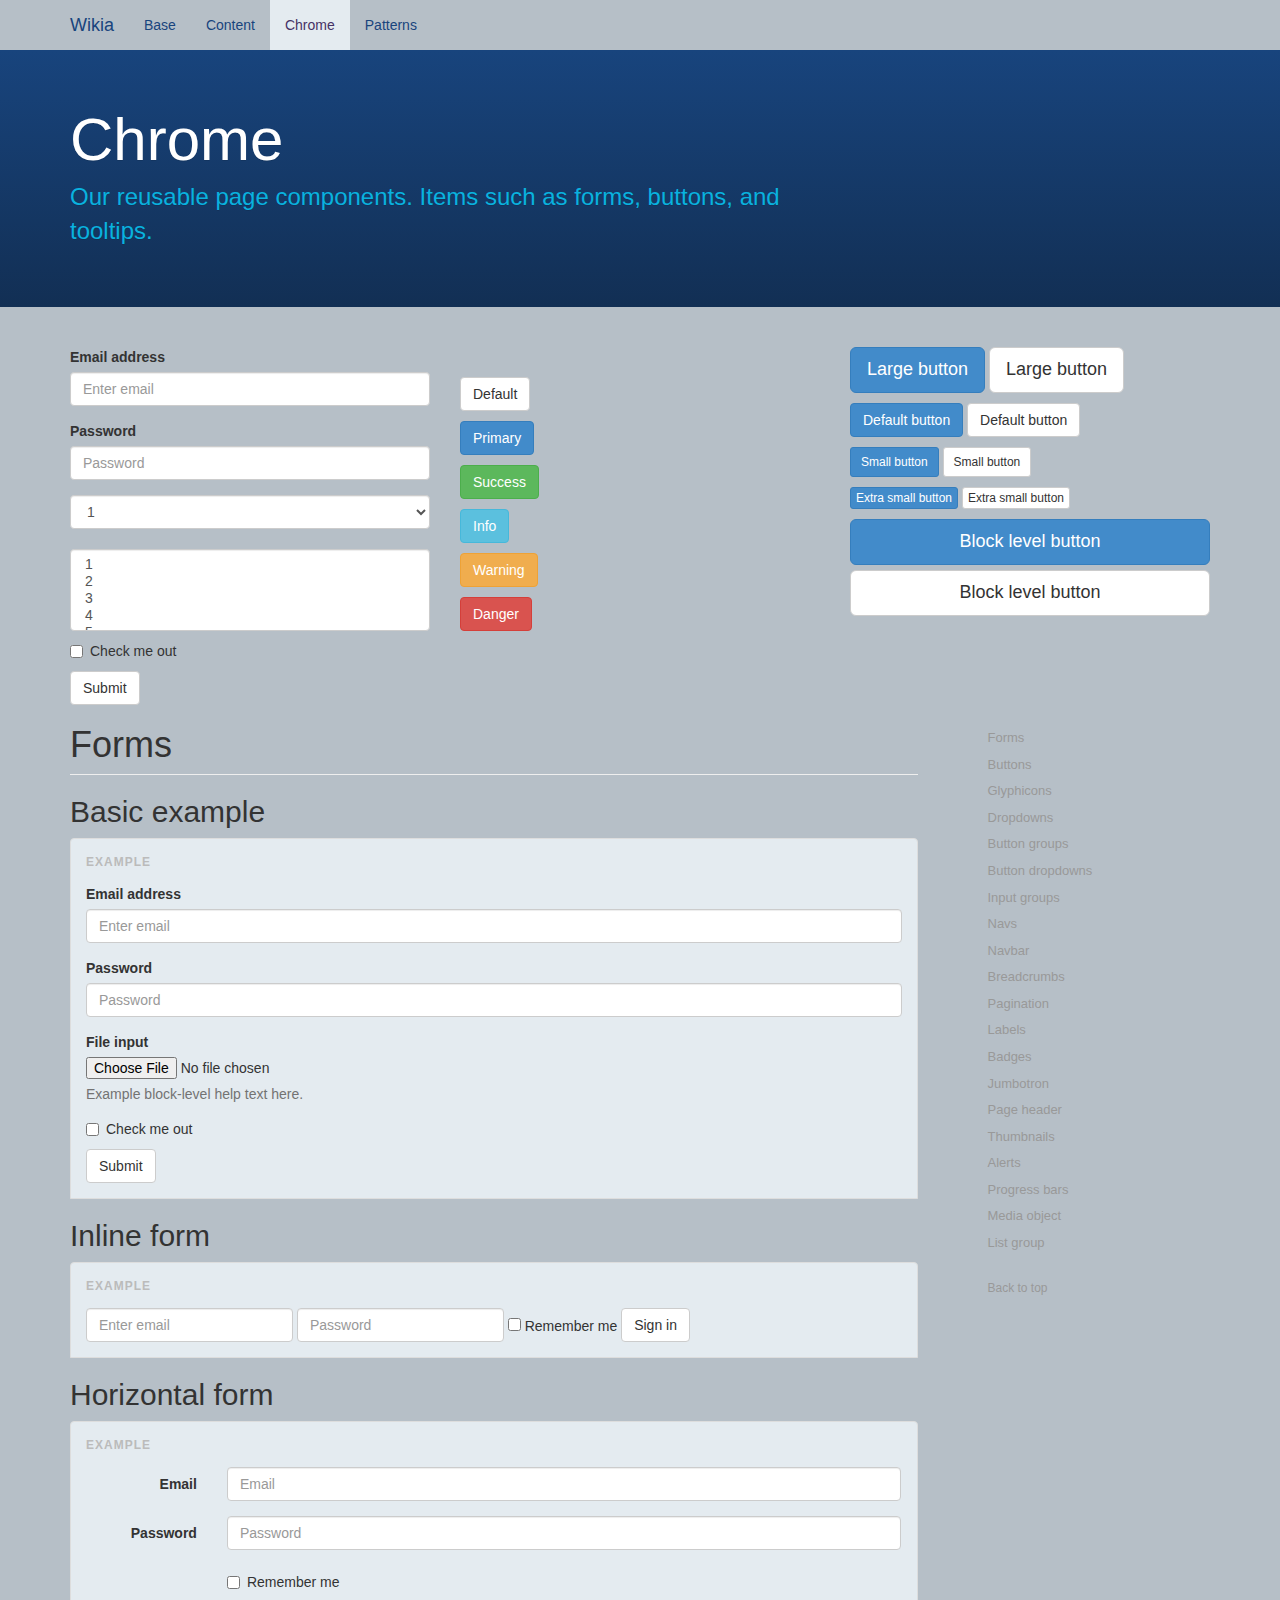
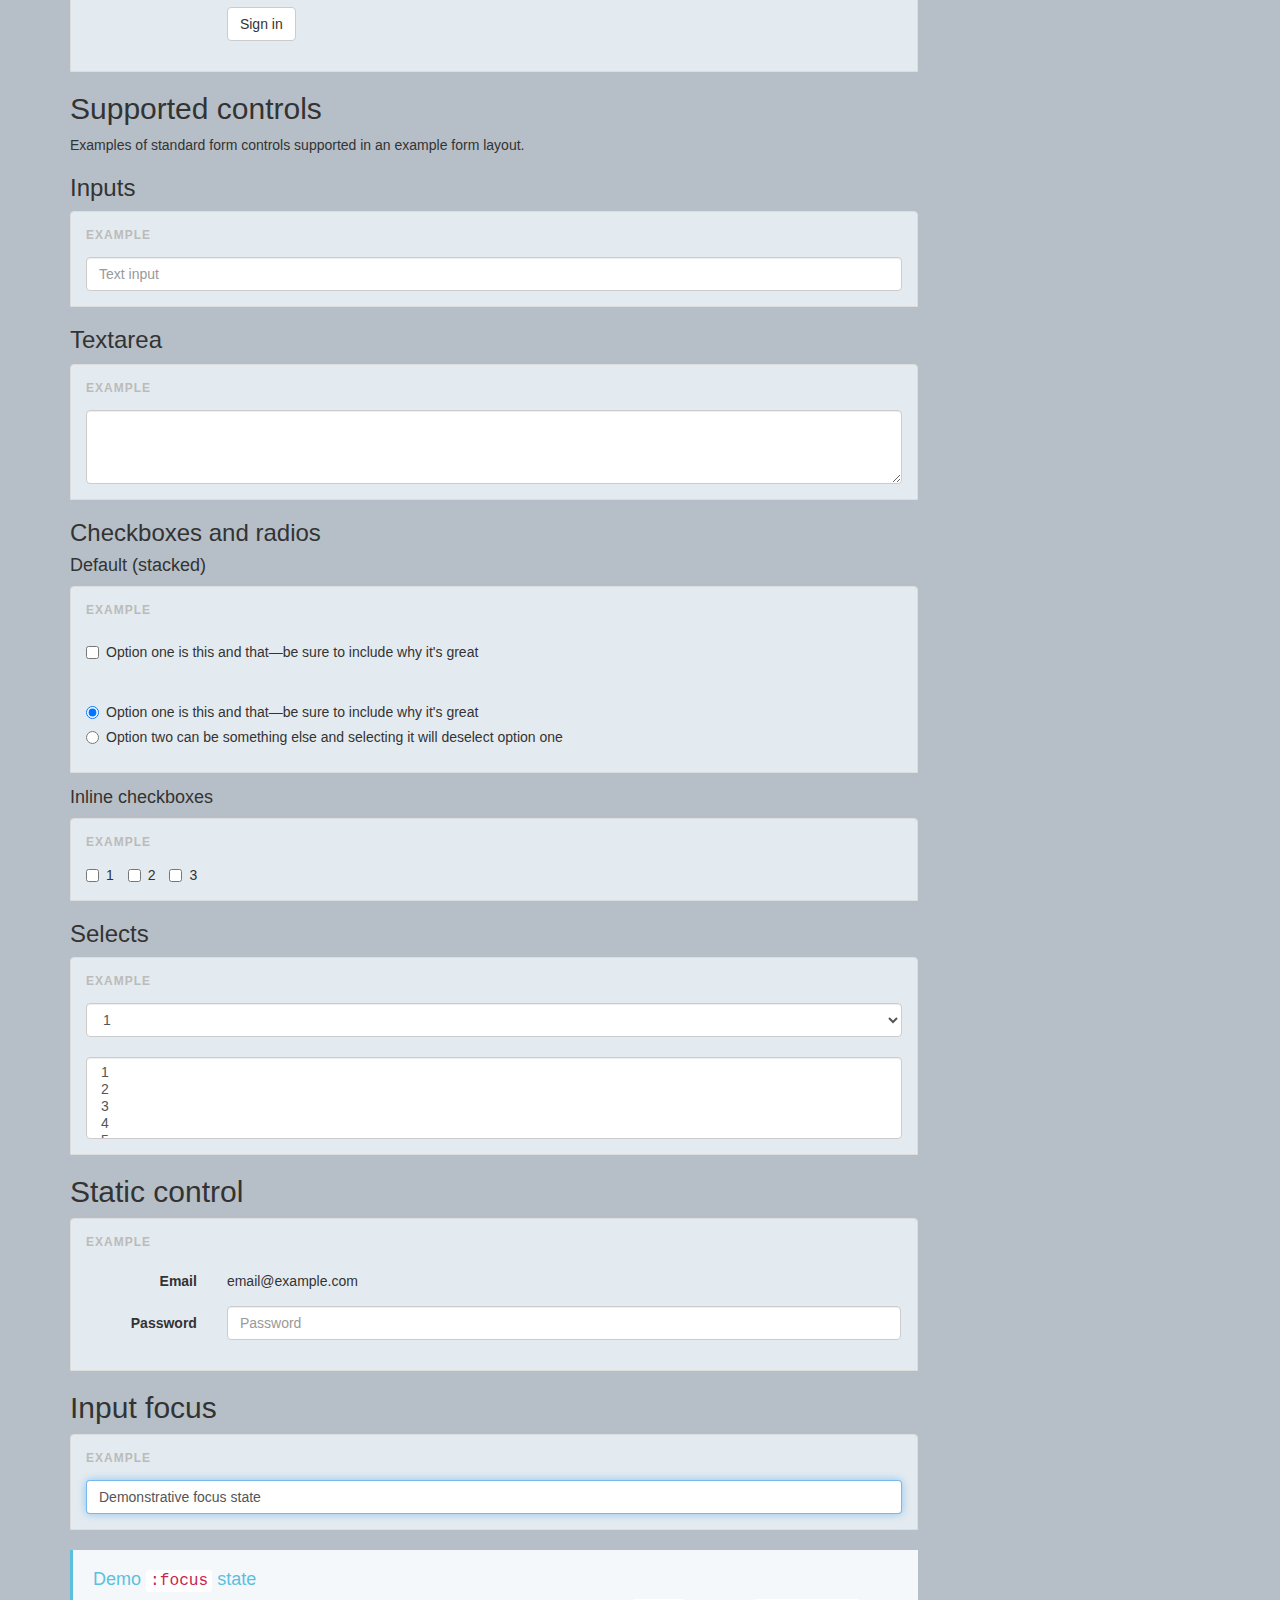
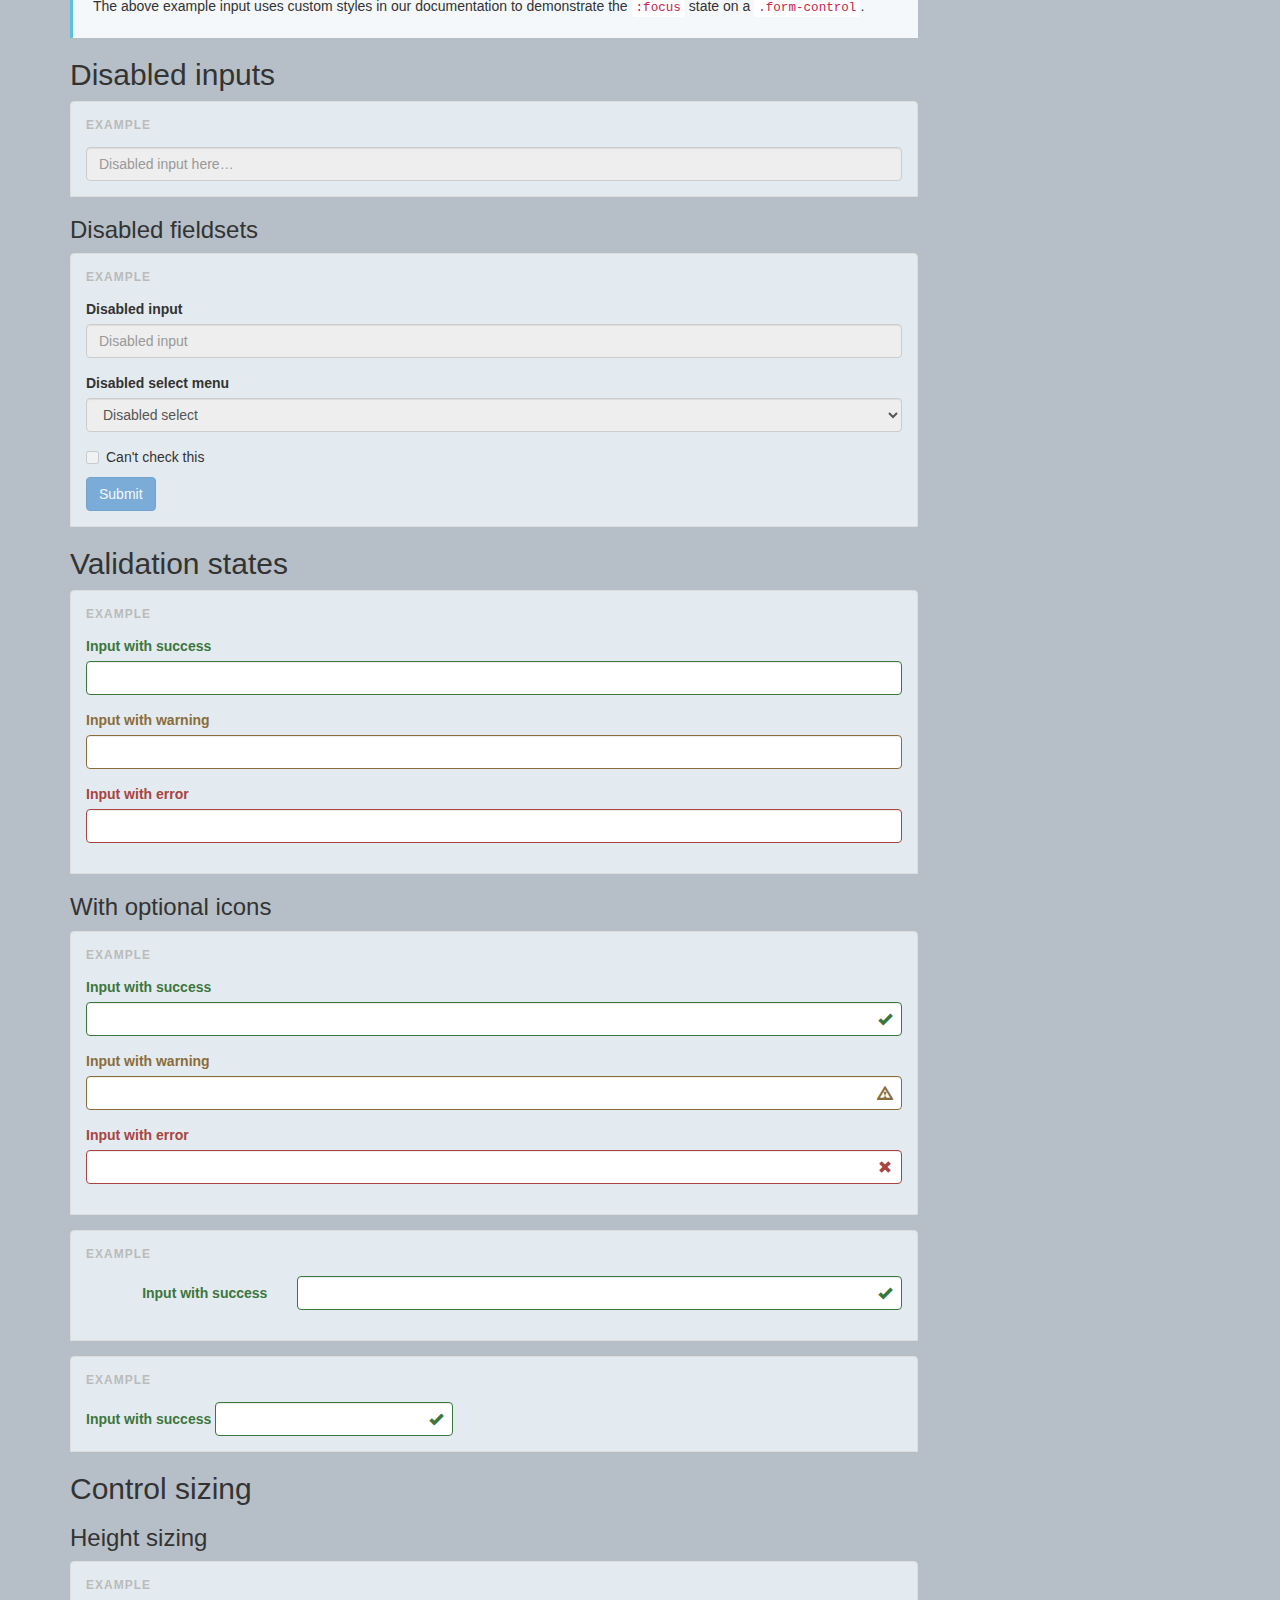
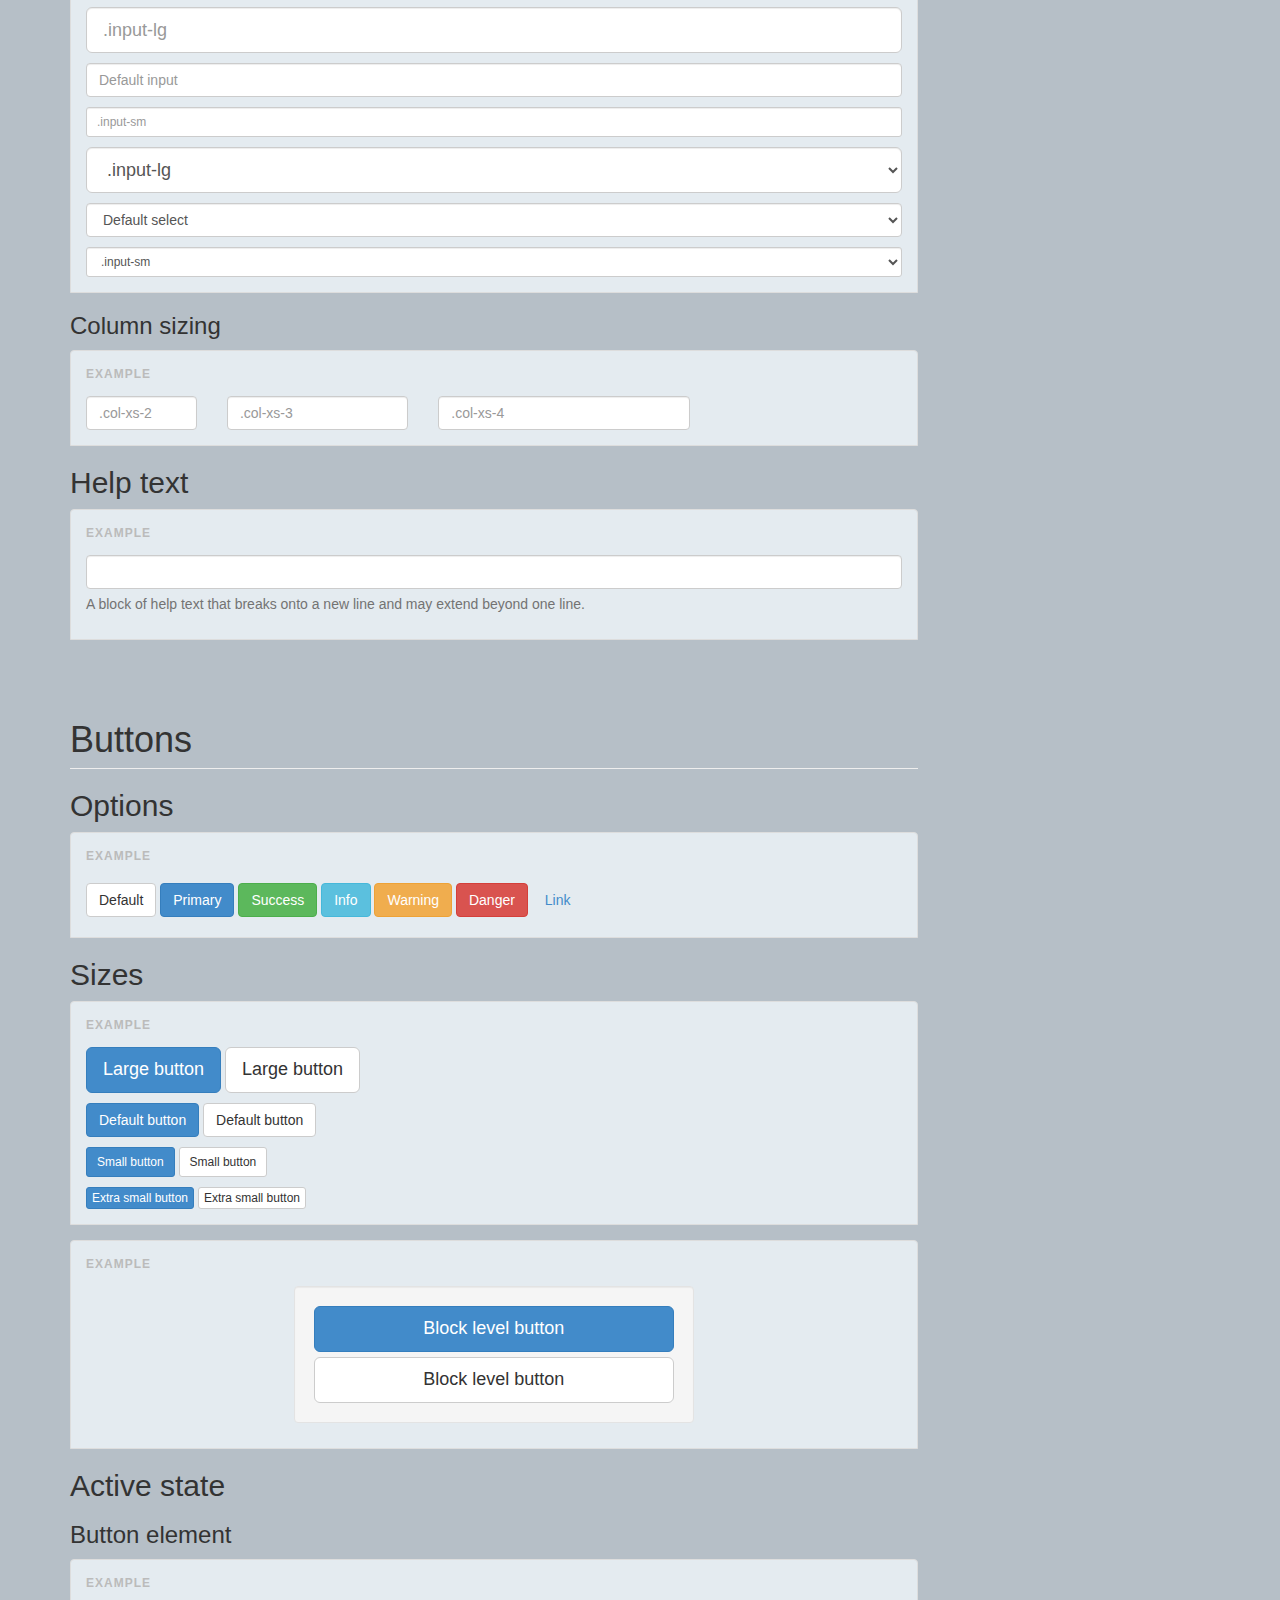
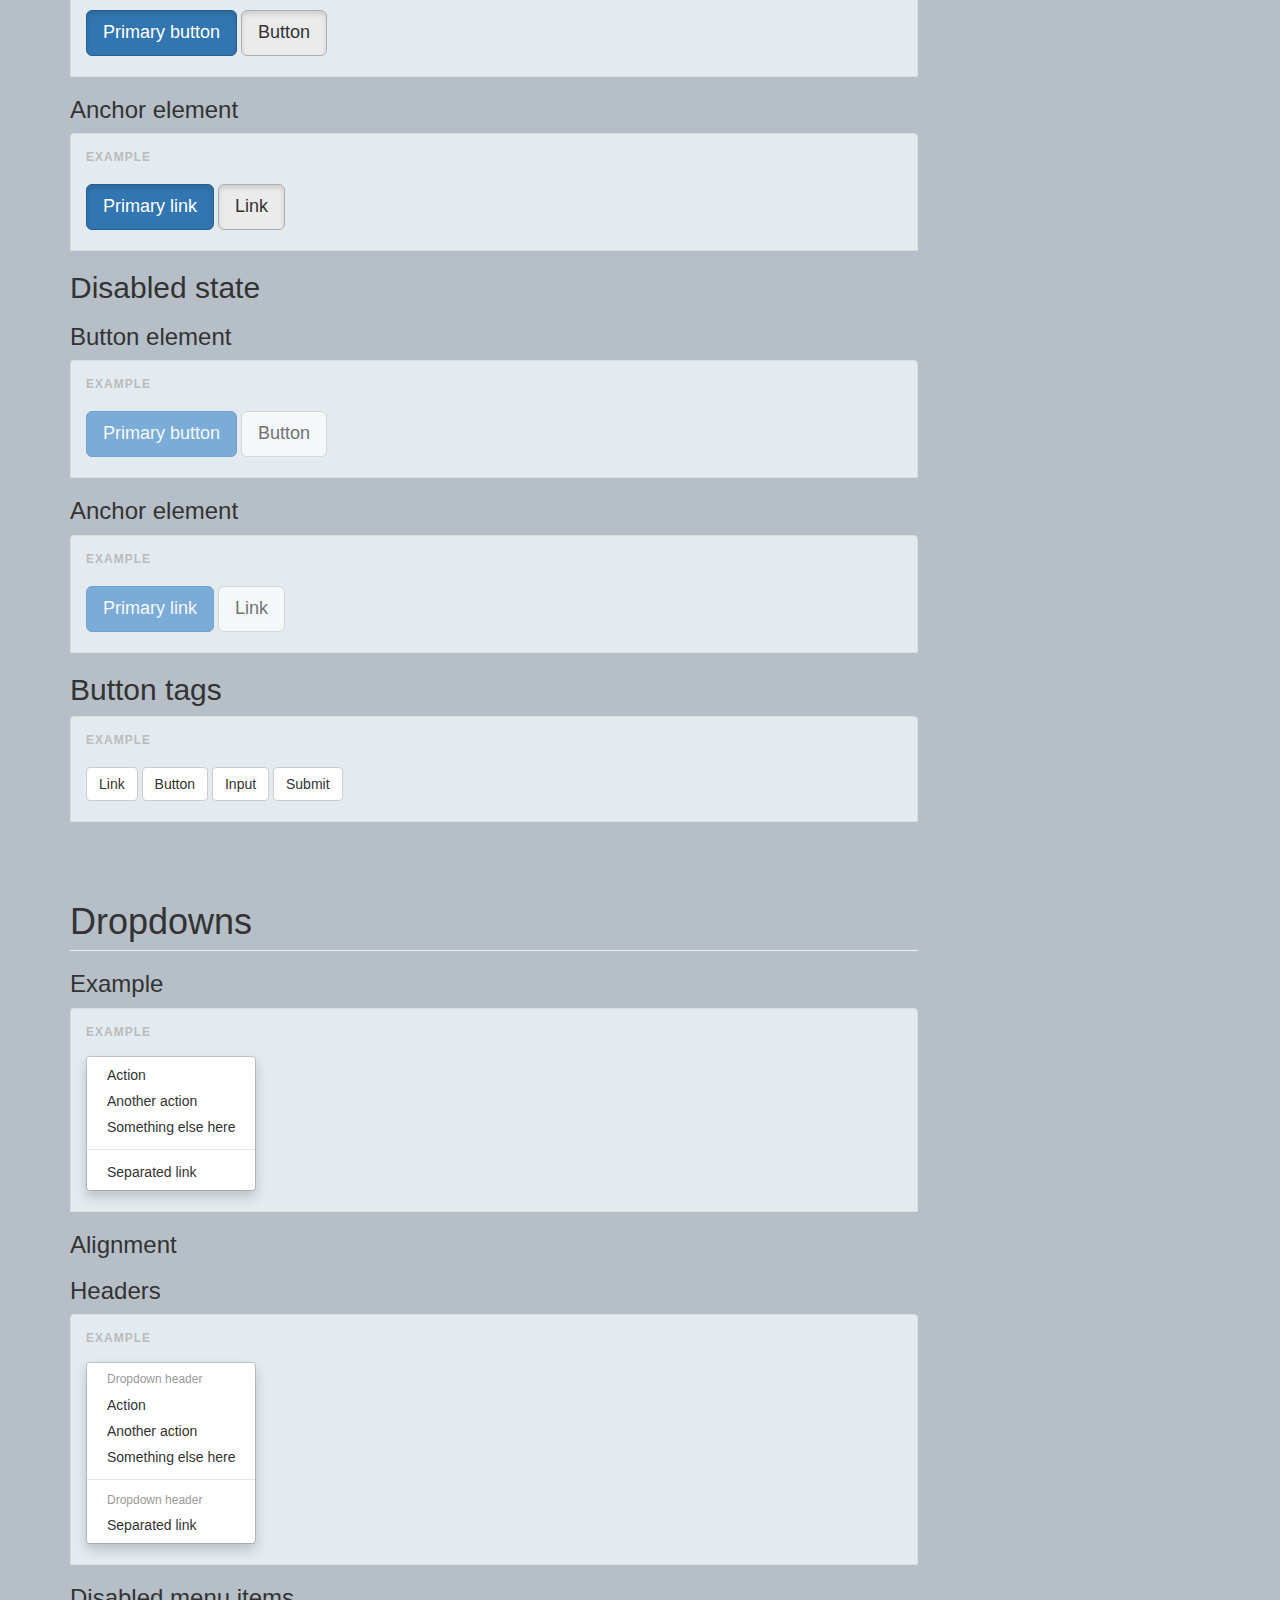
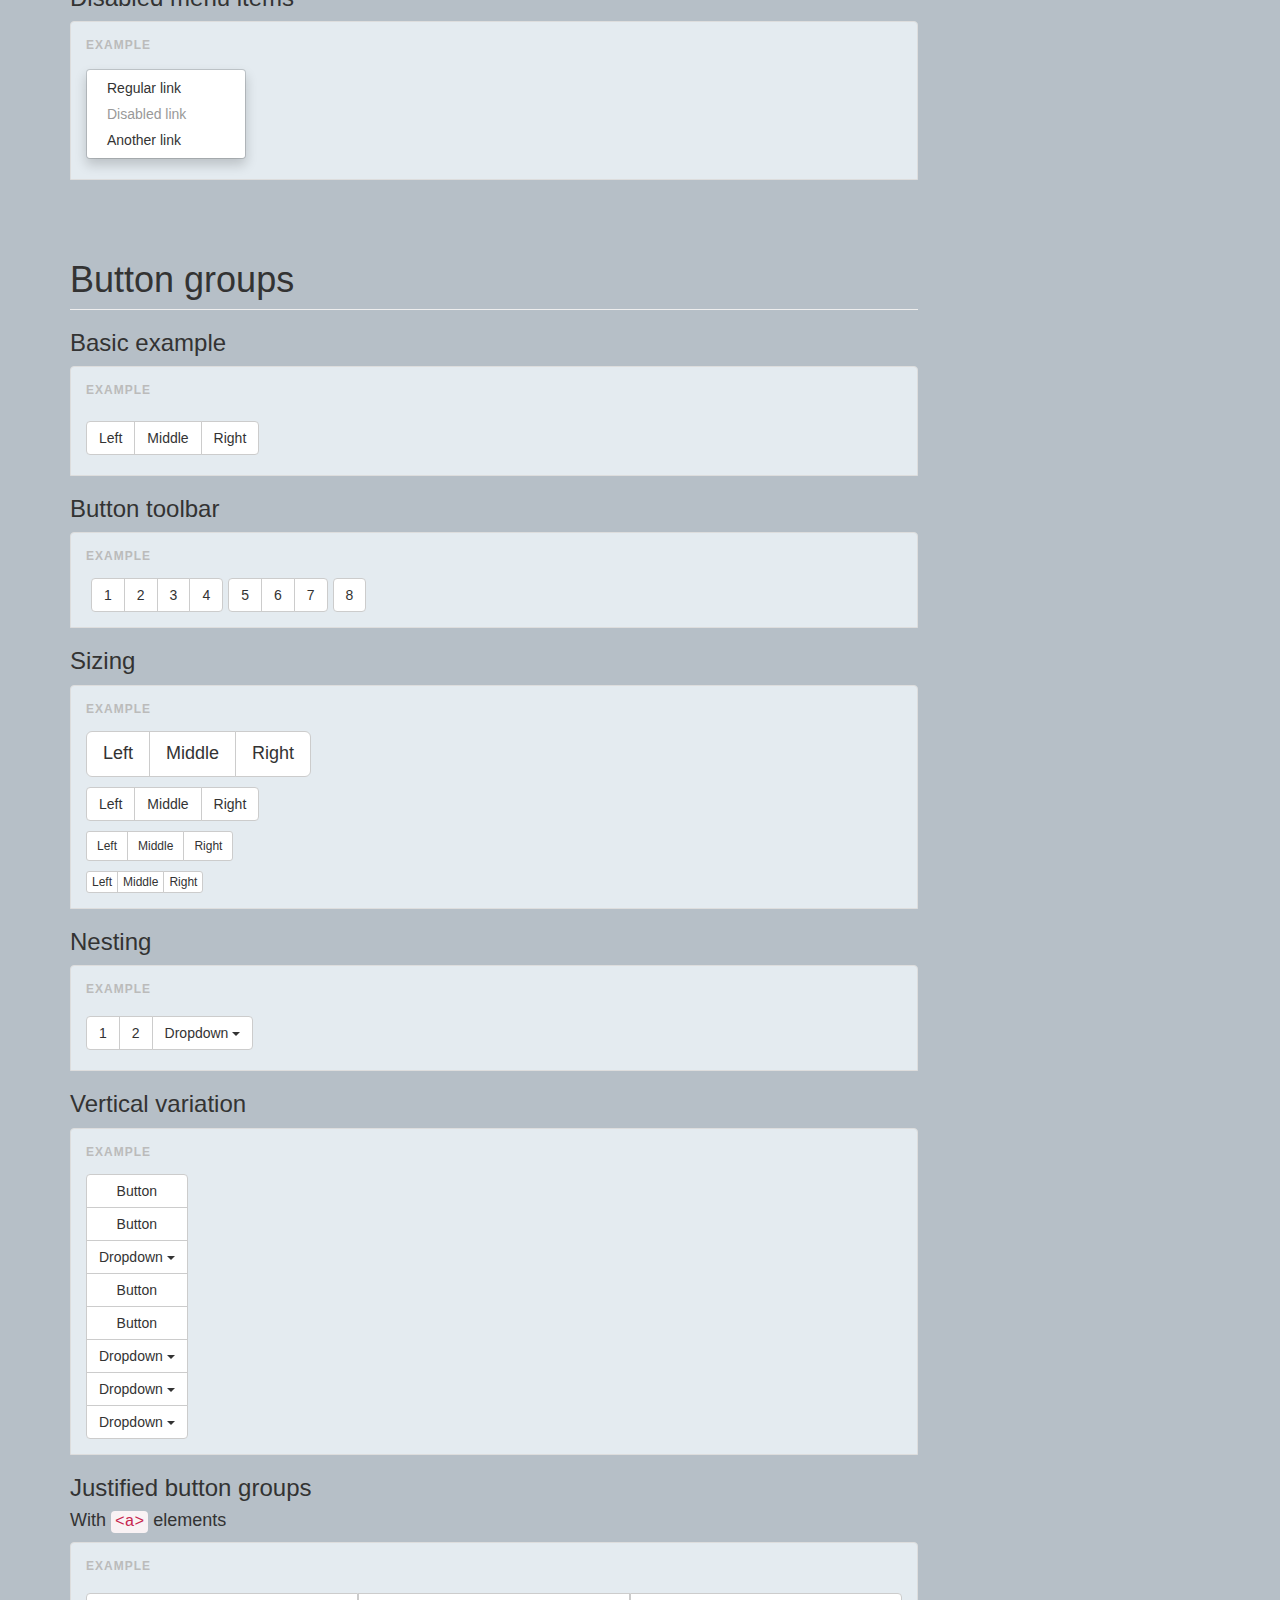
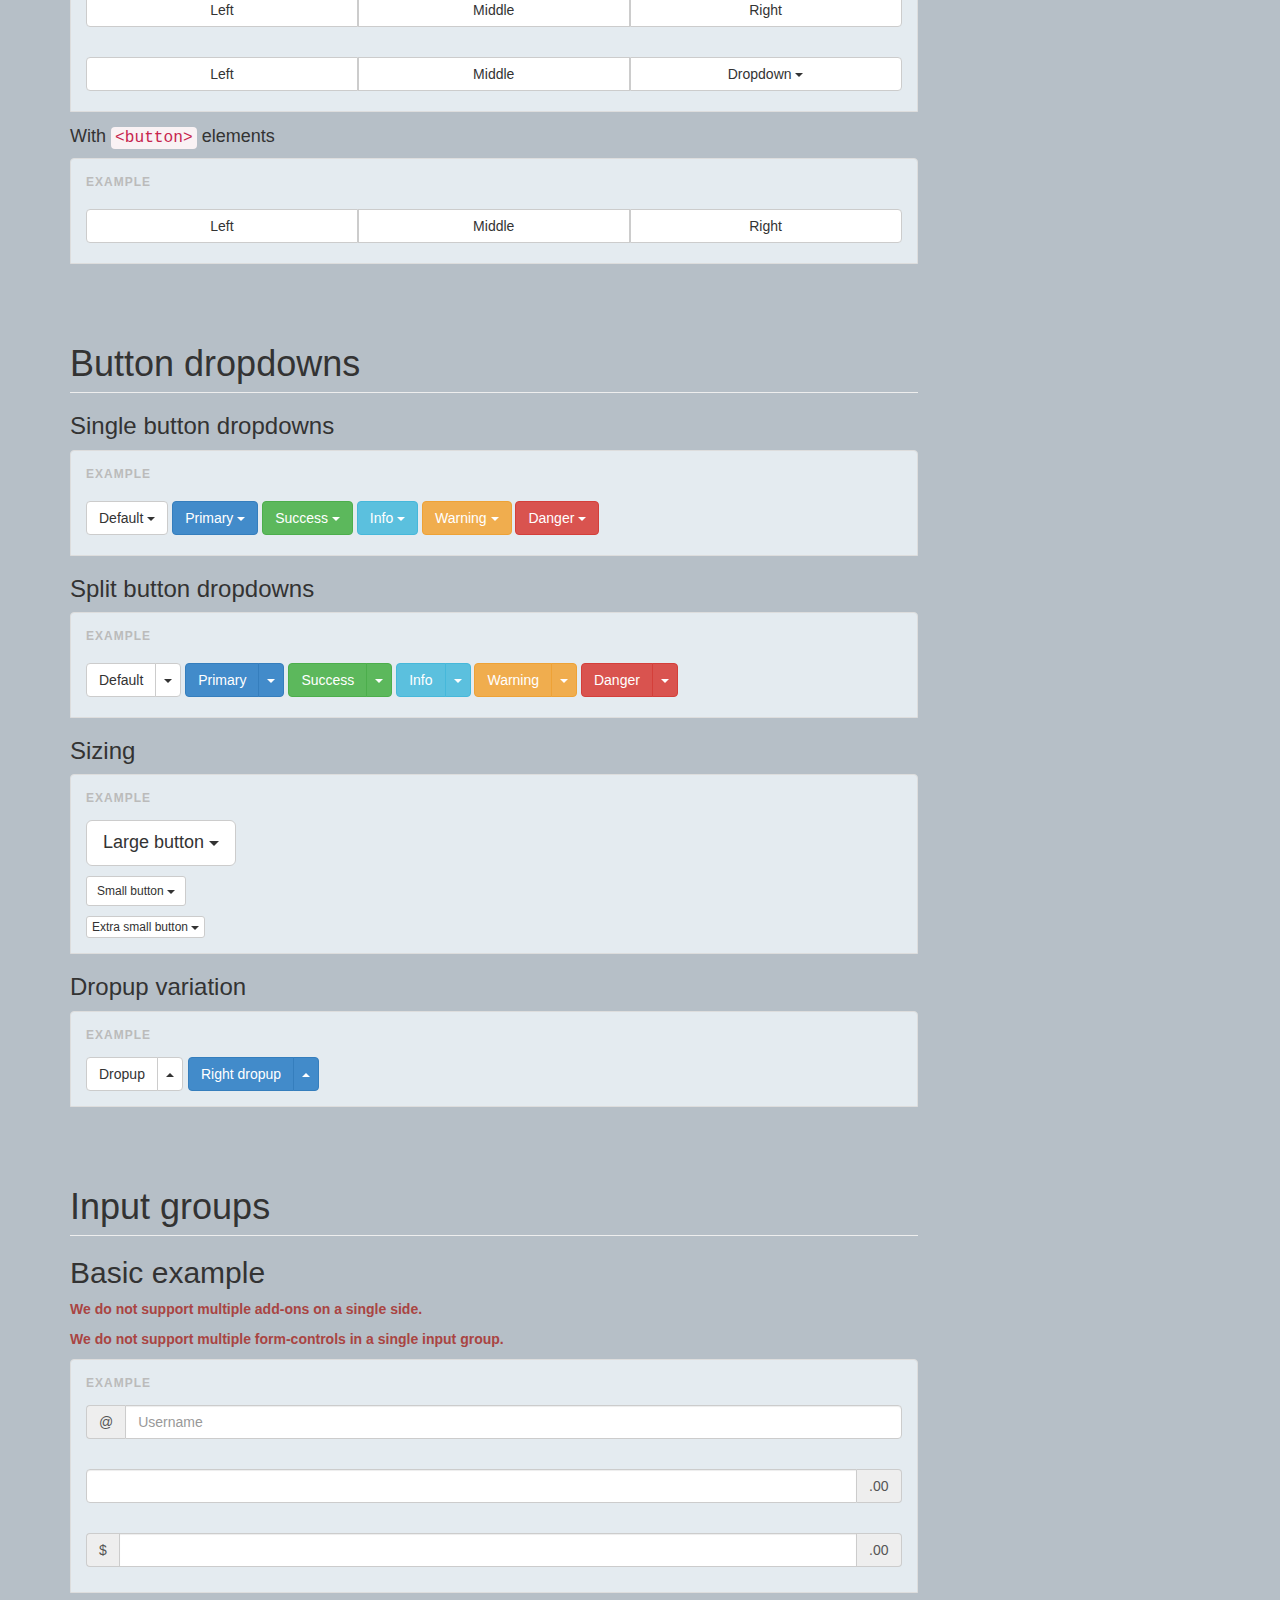
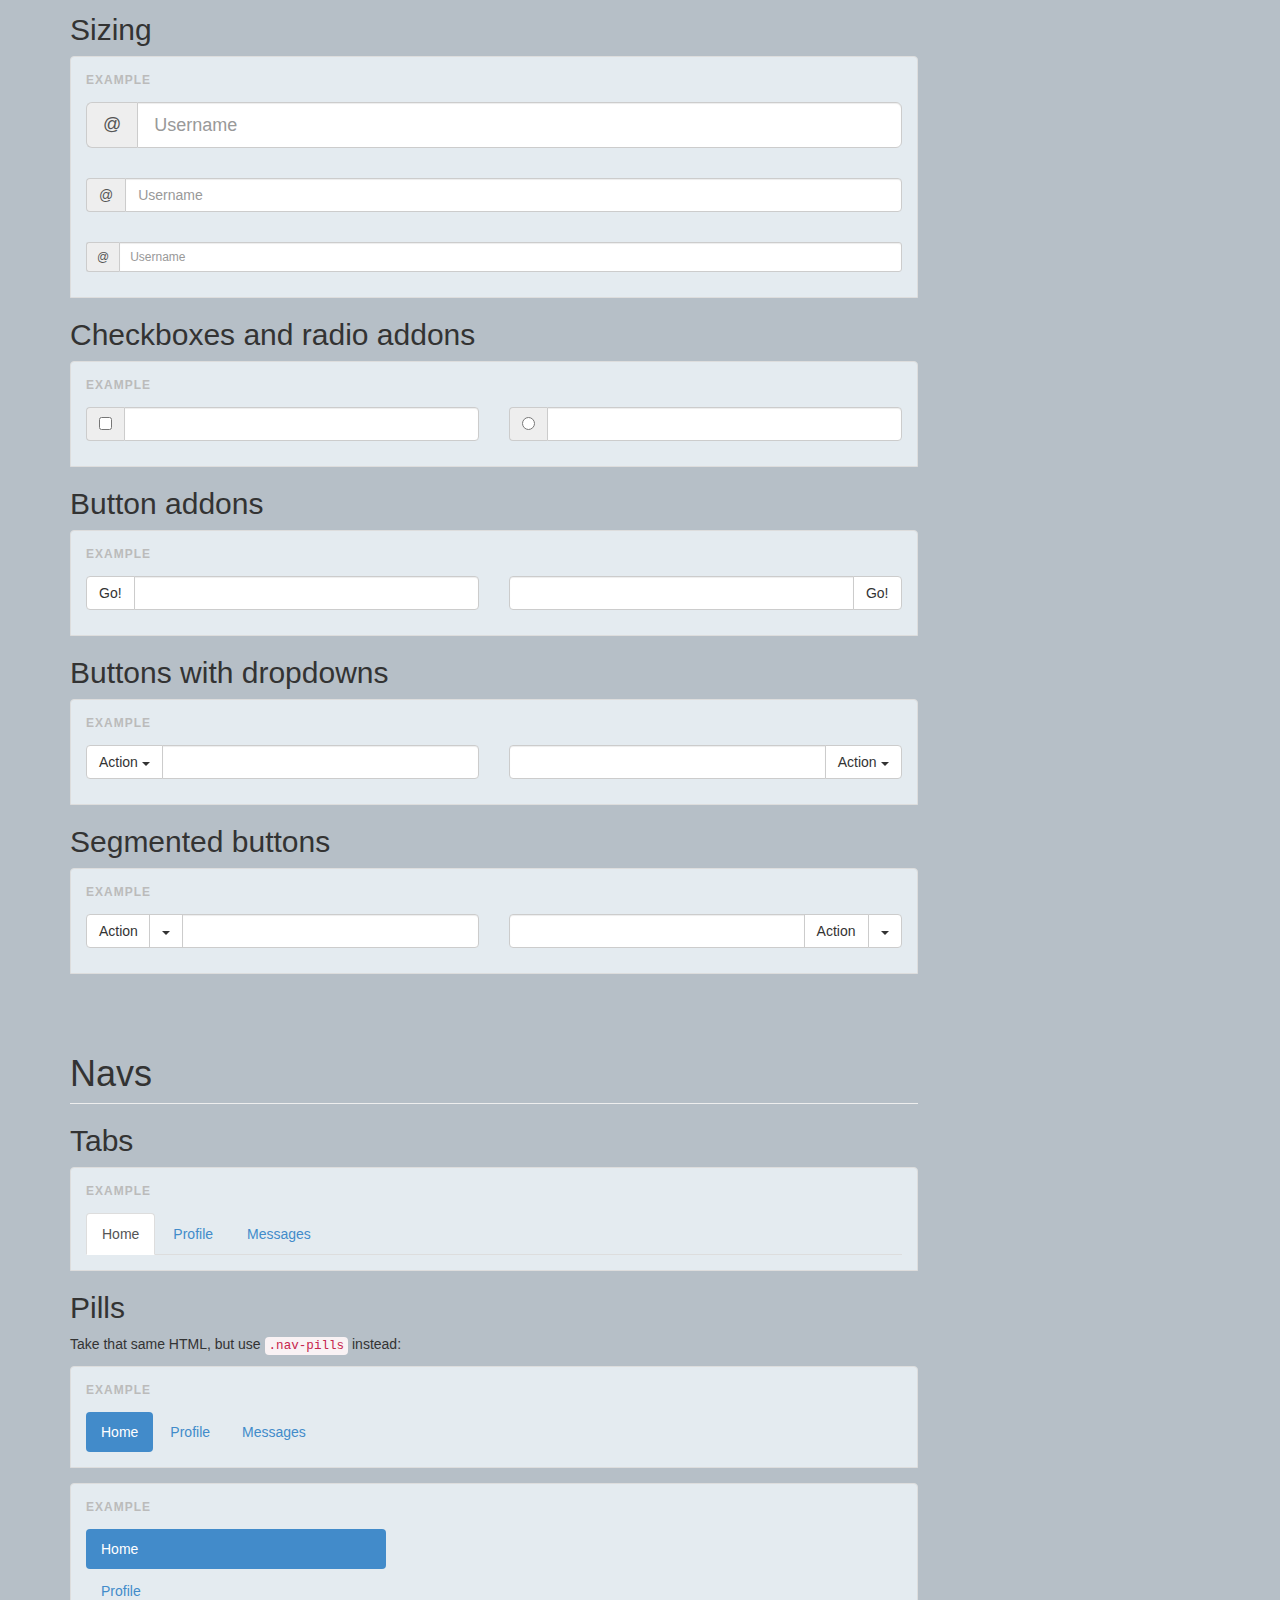
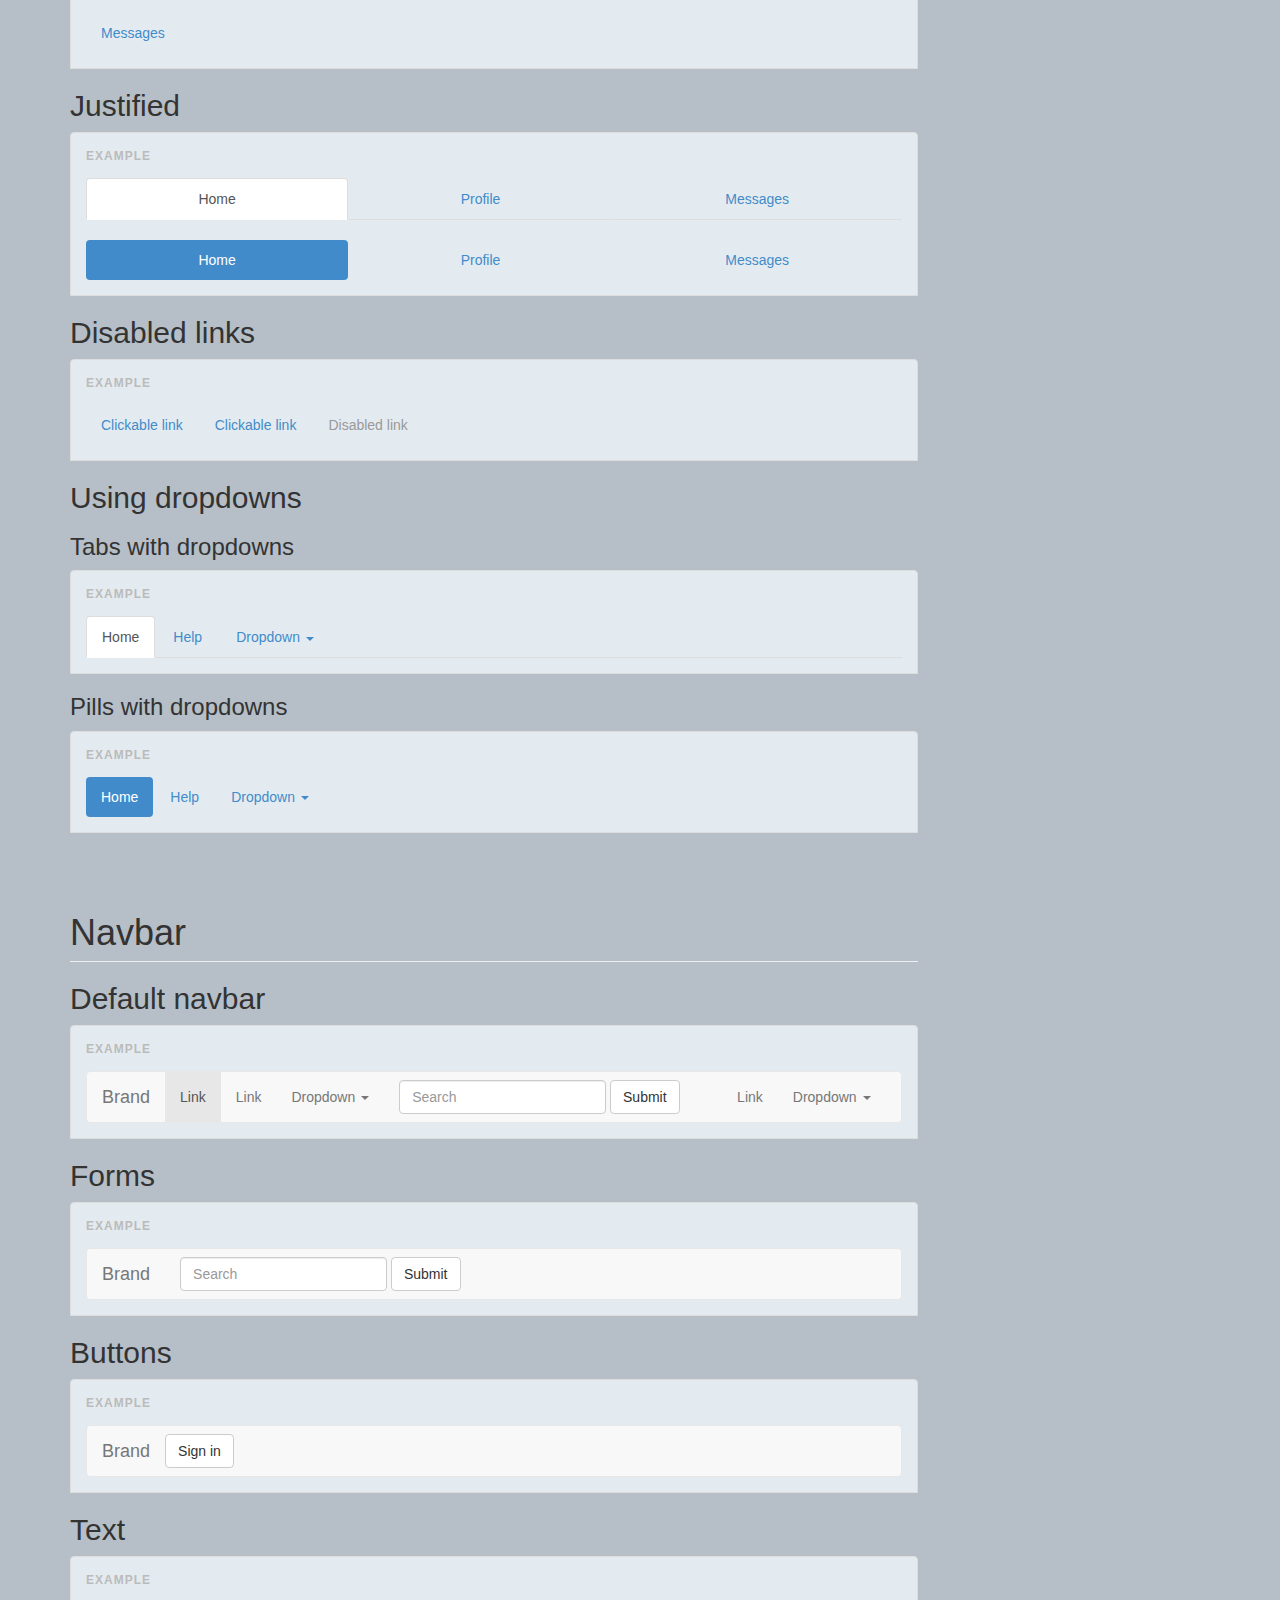
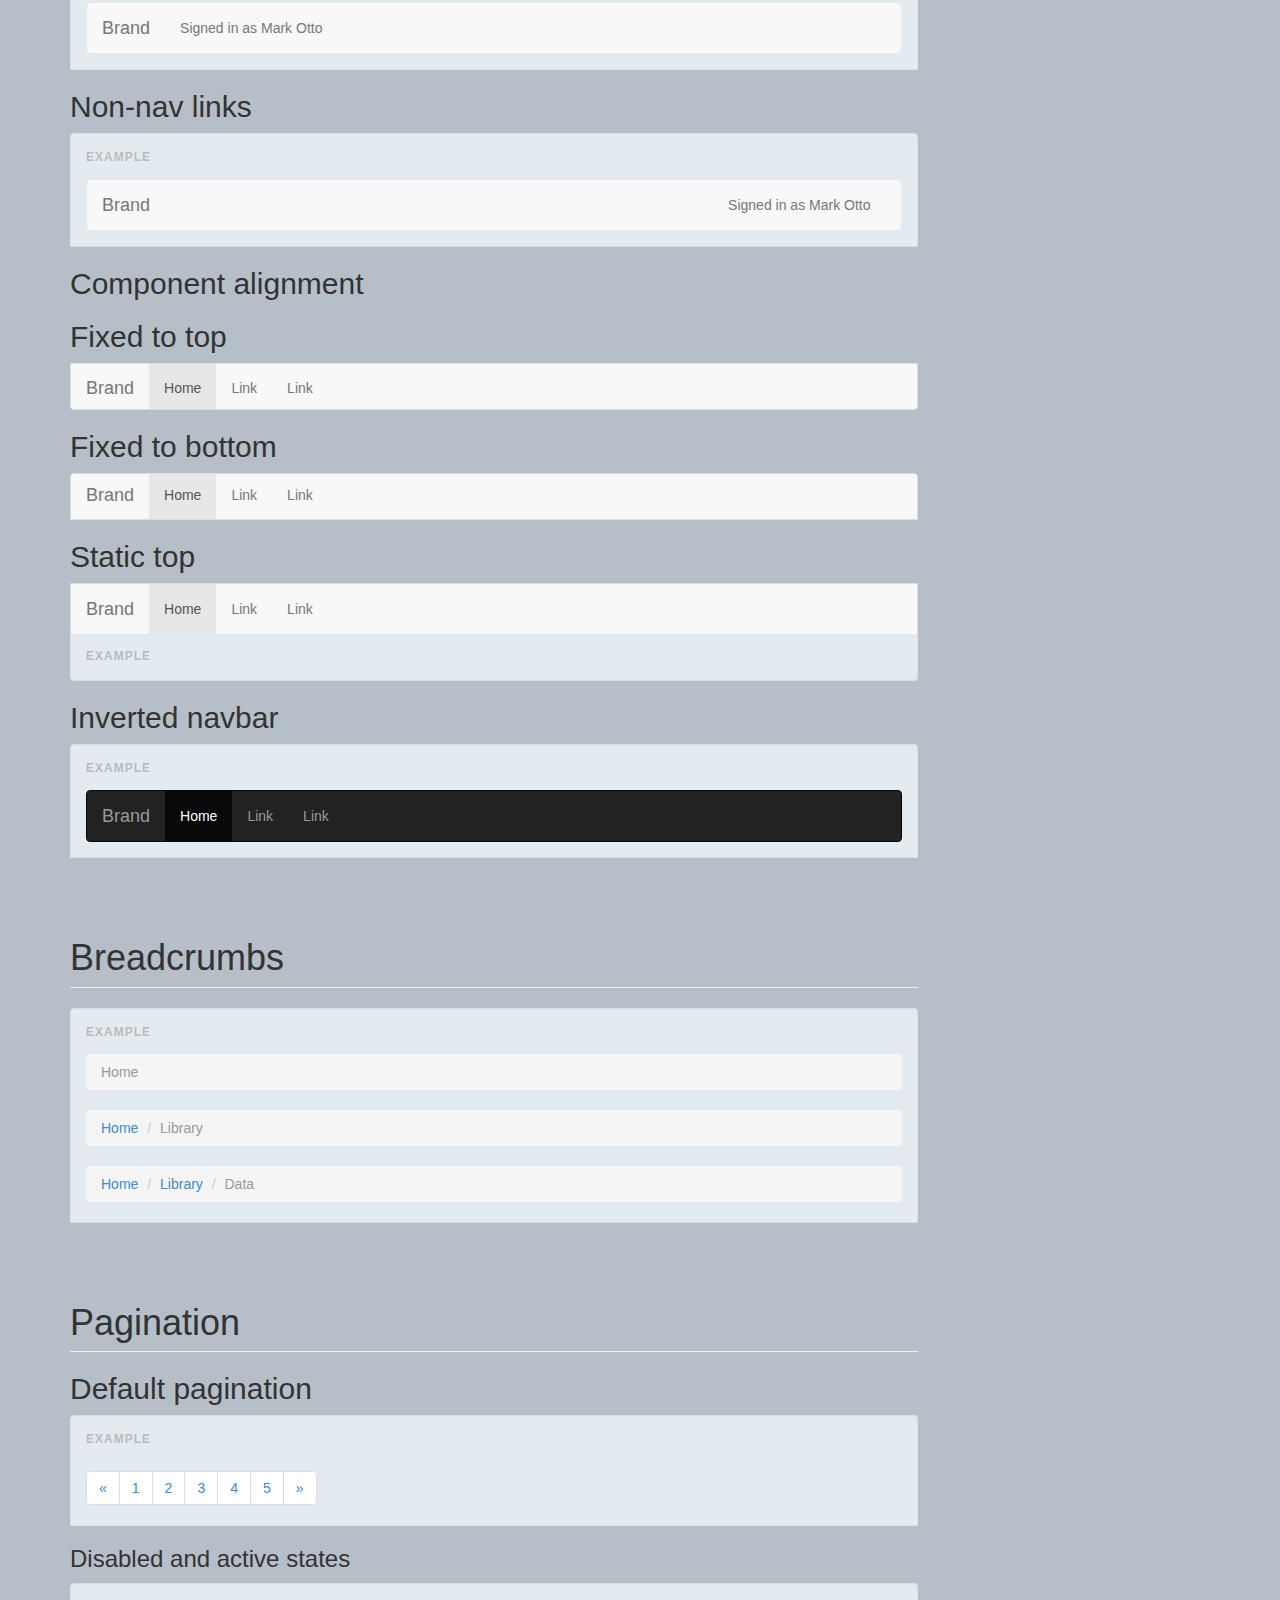
<file: kyle/index.html>
<!DOCTYPE html>
<html lang="en">
  <head>
    <!-- Meta, title, CSS, favicons, etc. -->
    <meta charset="utf-8">
<meta http-equiv="X-UA-Compatible" content="IE=edge">
<meta name="viewport" content="width=device-width, initial-scale=1">
<meta name="description" content="Bootstrap, a sleek, intuitive, and powerful mobile first front-end framework for faster and easier web development.">
<meta name="keywords" content="HTML, CSS, JS, JavaScript, framework, bootstrap, front-end, frontend, web development">
<meta name="author" content="Mark Otto, Jacob Thornton, and Wikia contributors">

<title>
  
    Chrome
  
</title> 

<!-- Wikia core CSS -->
<link href="../dist/css/bootstrap.min.css" rel="stylesheet">

<!-- Documentation extras -->
<link href="../assets/css/docs.min.css" rel="stylesheet">
<!--[if lt IE 9]><script src="../assets/js/ie8-responsive-file-warning.js"></script><![endif]-->

<!-- HTML5 shim and Respond.js IE8 support of HTML5 elements and media queries -->
<!--[if lt IE 9]>
  <script src="https://oss.maxcdn.com/libs/html5shiv/3.7.0/html5shiv.js"></script>
  <script src="https://oss.maxcdn.com/libs/respond.js/1.4.2/respond.min.js"></script>
<![endif]-->

<!-- Favicons -->
<link rel="apple-touch-icon-precomposed" sizes="144x144" href="../assets/ico/apple-touch-icon-144-precomposed.png">
                               <link rel="shortcut icon" href="../assets/ico/favicon.ico">

<script>
  var _gaq = _gaq || [];
  _gaq.push(['_setAccount', 'UA-146052-10']);
  _gaq.push(['_trackPageview']);
  (function() {
    var ga = document.createElement('script'); ga.async = true;
    ga.src = ('https:' == document.location.protocol ? 'https://ssl' : 'http://www') + '.google-analytics.com/ga.js';
    var s = document.getElementsByTagName('script')[0]; s.parentNode.insertBefore(ga, s);
  })();
</script>

  </head>
  <body>
    <a class="sr-only" href="#content">Skip to main content</a>

    <!-- Docs master nav -->
    <header class="navbar navbar-static-top bs-docs-nav" role="banner" id="top">
  <div class="container">
    <div class="navbar-header">
      <button class="navbar-toggle" type="button" data-toggle="collapse" data-target=".bs-navbar-collapse">
        <span class="sr-only">Toggle navigation</span>
        <span class="icon-bar"></span>
        <span class="icon-bar"></span>
        <span class="icon-bar"></span>
      </button>
      <a href="../index.html" class="navbar-brand">Wikia</a>
    </div>
    <nav class="collapse navbar-collapse bs-navbar-collapse" role="navigation">
      <ul class="nav navbar-nav">
        <li>
          <a href="../base/index.html">Base</a>
        </li>
        <li>
          <a href="../content/index.html">Content</a>
        </li>
        <li class="active">
          <a href="../chrome/index.html">Chrome</a>
        </li>
        <li>
          <a href="../patterns/index.html">Patterns</a>
        </li>
      </ul>
    </nav>
  </div>
</header>


    <!-- Docs page layout -->
    <div class="bs-header" id="content">
      <div class="container">
        <h1>Chrome</h1>
        <p>Our reusable page components. Items such as forms, buttons, and tooltips.</p>
       
      </div>
    </div>

    <div class="container bs-docs-container">

      <div class="row">
        <div class="col-md-4" role="main">
          <form role="form">
            <div class="form-group">
              <label for="exampleInputEmail1">Email address</label>
              <input type="email" class="form-control" id="exampleInputEmail1" placeholder="Enter email">
            </div>
            <div class="form-group">
              <label for="exampleInputPassword1">Password</label>
              <input type="password" class="form-control" id="exampleInputPassword1" placeholder="Password">
            </div>
            <select class="form-control">
              <option>1</option>
              <option>2</option>
              <option>3</option>
              <option>4</option>
              <option>5</option>
            </select>
            <br>
            <select multiple class="form-control">
              <option>1</option>
              <option>2</option>
              <option>3</option>
              <option>4</option>
              <option>5</option>
            </select>
            <div class="checkbox">
              <label>
                <input type="checkbox"> Check me out
              </label>
            </div>
            <button type="submit" class="btn btn-default">Submit</button>
          </form>

        </div>
        <div class="col-md-4" style="text-align:left;">
          <p>&nbsp;</p>
          <p>
            <button type="button" class="btn btn-default">Default</button>
          </p>
          <p>
          <button type="button" class="btn btn-primary">Primary</button>
          </p>
          <p>
          <button type="button" class="btn btn-success">Success</button>
          </p>
          <p>
          <button type="button" class="btn btn-info">Info</button>
          </p>
          <p>
          <button type="button" class="btn btn-warning">Warning</button>
          </p>
          <p>
          <button type="button" class="btn btn-danger">Danger</button>
          </p>
          <p>
        </p>
        </div>
        <div class="col-md-4">

            <p>
              <button type="button" class="btn btn-primary btn-lg">Large button</button>
              <button type="button" class="btn btn-default btn-lg">Large button</button>
            </p>
            <p>
              <button type="button" class="btn btn-primary">Default button</button>
              <button type="button" class="btn btn-default">Default button</button>
            </p>
            <p>
              <button type="button" class="btn btn-primary btn-sm">Small button</button>
              <button type="button" class="btn btn-default btn-sm">Small button</button>
            </p>
            <p>
              <button type="button" class="btn btn-primary btn-xs">Extra small button</button>
              <button type="button" class="btn btn-default btn-xs">Extra small button</button>
            </p>
      

              <button type="button" class="btn btn-primary btn-lg btn-block">Block level button</button>
              <button type="button" class="btn btn-default btn-lg btn-block">Block level button</button>
            
   


        </div>

      </div>
      <div class="row">
        <div class="col-md-9" role="main">



          
<!-- Forms
================================================== -->
<div class="bs-docs-section">
  <h1 id="forms" class="page-header">Forms</h1>

  <h2 id="forms-example">Basic example</h2>
  <div class="bs-example">
    <form role="form">
      <div class="form-group">
        <label for="exampleInputEmail1">Email address</label>
        <input type="email" class="form-control" id="exampleInputEmail1" placeholder="Enter email">
      </div>
      <div class="form-group">
        <label for="exampleInputPassword1">Password</label>
        <input type="password" class="form-control" id="exampleInputPassword1" placeholder="Password">
      </div>
      <div class="form-group">
        <label for="exampleInputFile">File input</label>
        <input type="file" id="exampleInputFile">
        <p class="help-block">Example block-level help text here.</p>
      </div>
      <div class="checkbox">
        <label>
          <input type="checkbox"> Check me out
        </label>
      </div>
      <button type="submit" class="btn btn-default">Submit</button>
    </form>
  </div><!-- /example -->


  <h2 id="forms-inline">Inline form</h2>
  
  <div class="bs-example">
    <form class="form-inline" role="form">
      <div class="form-group">
        <label class="sr-only" for="exampleInputEmail2">Email address</label>
        <input type="email" class="form-control" id="exampleInputEmail2" placeholder="Enter email">
      </div>
      <div class="form-group">
        <label class="sr-only" for="exampleInputPassword2">Password</label>
        <input type="password" class="form-control" id="exampleInputPassword2" placeholder="Password">
      </div>
      <div class="checkbox">
        <label>
          <input type="checkbox"> Remember me
        </label>
      </div>
      <button type="submit" class="btn btn-default">Sign in</button>
    </form>
  </div><!-- /example -->



  <h2 id="forms-horizontal">Horizontal form</h2>
  <div class="bs-example">
    <form class="form-horizontal" role="form">
      <div class="form-group">
        <label for="inputEmail3" class="col-sm-2 control-label">Email</label>
        <div class="col-sm-10">
          <input type="email" class="form-control" id="inputEmail3" placeholder="Email">
        </div>
      </div>
      <div class="form-group">
        <label for="inputPassword3" class="col-sm-2 control-label">Password</label>
        <div class="col-sm-10">
          <input type="password" class="form-control" id="inputPassword3" placeholder="Password">
        </div>
      </div>
      <div class="form-group">
        <div class="col-sm-offset-2 col-sm-10">
          <div class="checkbox">
            <label>
              <input type="checkbox"> Remember me
            </label>
          </div>
        </div>
      </div>
      <div class="form-group">
        <div class="col-sm-offset-2 col-sm-10">
          <button type="submit" class="btn btn-default">Sign in</button>
        </div>
      </div>
    </form>
  </div><!-- /.bs-example -->



  <h2 id="forms-controls">Supported controls</h2>
  <p>Examples of standard form controls supported in an example form layout.</p>

  <h3>Inputs</h3>
  
  <div class="bs-example">
    <form role="form">
      <input type="text" class="form-control" placeholder="Text input">
    </form>
  </div><!-- /.bs-example -->

 

  <h3>Textarea</h3>
  
  <div class="bs-example">
    <form role="form">
      <textarea class="form-control" rows="3"></textarea>
    </form>
  </div><!-- /.bs-example -->


  <h3>Checkboxes and radios</h3>
  <h4>Default (stacked)</h4>
  <div class="bs-example">
    <form role="form">
      <div class="checkbox">
        <label>
          <input type="checkbox" value="">
          Option one is this and that&mdash;be sure to include why it's great
        </label>
      </div>
      <br>
      <div class="radio">
        <label>
          <input type="radio" name="optionsRadios" id="optionsRadios1" value="option1" checked>
          Option one is this and that&mdash;be sure to include why it's great
        </label>
      </div>
      <div class="radio">
        <label>
          <input type="radio" name="optionsRadios" id="optionsRadios2" value="option2">
          Option two can be something else and selecting it will deselect option one
        </label>
      </div>
    </form>
  </div><!-- /.bs-example -->


  <h4>Inline checkboxes</h4>
  <div class="bs-example">
    <form role="form">
      <label class="checkbox-inline">
        <input type="checkbox" id="inlineCheckbox1" value="option1"> 1
      </label>
      <label class="checkbox-inline">
        <input type="checkbox" id="inlineCheckbox2" value="option2"> 2
      </label>
      <label class="checkbox-inline">
        <input type="checkbox" id="inlineCheckbox3" value="option3"> 3
      </label>
    </form>
  </div><!-- /.bs-example -->


  <h3>Selects</h3>
  <div class="bs-example">
    <form role="form">
      <select class="form-control">
        <option>1</option>
        <option>2</option>
        <option>3</option>
        <option>4</option>
        <option>5</option>
      </select>
      <br>
      <select multiple class="form-control">
        <option>1</option>
        <option>2</option>
        <option>3</option>
        <option>4</option>
        <option>5</option>
      </select>
    </form>
  </div><!-- /.bs-example -->



  <h2 id="forms-controls-static">Static control</h2>
  <div class="bs-example">
    <form class="form-horizontal" role="form">
      <div class="form-group">
        <label class="col-sm-2 control-label">Email</label>
        <div class="col-sm-10">
          <p class="form-control-static">email@example.com</p>
        </div>
      </div>
      <div class="form-group">
        <label for="inputPassword" class="col-sm-2 control-label">Password</label>
        <div class="col-sm-10">
          <input type="password" class="form-control" id="inputPassword" placeholder="Password">
        </div>
      </div>
    </form>
  </div><!-- /.bs-example -->


  <h2 id="forms-control-focus">Input focus</h2>
  <div class="bs-example">
    <form role="form">
      <input class="form-control" id="focusedInput" type="text" value="Demonstrative focus state">
    </form>
  </div>
  <div class="bs-callout bs-callout-info">
    <h4>Demo <code>:focus</code> state</h4>
    <p>The above example input uses custom styles in our documentation to demonstrate the <code>:focus</code> state on a <code>.form-control</code>.</p>
  </div>


  <h2 id="forms-control-disabled">Disabled inputs</h2>
  <div class="bs-example">
    <form role="form">
      <input class="form-control" id="disabledInput" type="text" placeholder="Disabled input here…" disabled>
    </form>
  </div><!-- /.bs-example -->


  <h3 id="forms-disabled-fieldsets">Disabled fieldsets</h3>
 

  <div class="bs-example">
    <form role="form">
      <fieldset disabled>
        <div class="form-group">
          <label for="disabledTextInput">Disabled input</label>
          <input type="text" id="disabledTextInput" class="form-control" placeholder="Disabled input">
        </div>
        <div class="form-group">
          <label for="disabledSelect">Disabled select menu</label>
          <select id="disabledSelect" class="form-control">
            <option>Disabled select</option>
          </select>
        </div>
        <div class="checkbox">
          <label>
            <input type="checkbox"> Can't check this
          </label>
        </div>
        <button type="submit" class="btn btn-primary">Submit</button>
      </fieldset>
    </form>
  </div><!-- /.bs-example -->



  <h2 id="forms-control-validation">Validation states</h2>
  <div class="bs-example">
    <form role="form">
      <div class="form-group has-success">
        <label class="control-label" for="inputSuccess1">Input with success</label>
        <input type="text" class="form-control" id="inputSuccess1">
      </div>
      <div class="form-group has-warning">
        <label class="control-label" for="inputWarning1">Input with warning</label>
        <input type="text" class="form-control" id="inputWarning1">
      </div>
      <div class="form-group has-error">
        <label class="control-label" for="inputError1">Input with error</label>
        <input type="text" class="form-control" id="inputError1">
      </div>
    </form>
  </div><!-- /.bs-example -->


  <h3>With optional icons</h3>
  <div class="bs-example">
    <form role="form">
      <div class="form-group has-success has-feedback">
        <label class="control-label" for="inputSuccess2">Input with success</label>
        <input type="text" class="form-control" id="inputSuccess2">
        <span class="glyphicon glyphicon-ok form-control-feedback"></span>
      </div>
      <div class="form-group has-warning has-feedback">
        <label class="control-label" for="inputWarning2">Input with warning</label>
        <input type="text" class="form-control" id="inputWarning2">
        <span class="glyphicon glyphicon-warning-sign form-control-feedback"></span>
      </div>
      <div class="form-group has-error has-feedback">
        <label class="control-label" for="inputError2">Input with error</label>
        <input type="text" class="form-control" id="inputError2">
        <span class="glyphicon glyphicon-remove form-control-feedback"></span>
      </div>
    </form>
  </div>


  <div class="bs-example">
    <form class="form-horizontal" role="form">
      <div class="form-group has-success has-feedback">
        <label class="control-label col-sm-3" for="inputSuccess3">Input with success</label>
        <div class="col-sm-9">
          <input type="text" class="form-control" id="inputSuccess3">
          <span class="glyphicon glyphicon-ok form-control-feedback"></span>
        </div>
      </div>
    </form>
  </div>


  <div class="bs-example">
    <form class="form-inline" role="form">
      <div class="form-group has-success has-feedback">
        <label class="control-label" for="inputSuccess4">Input with success</label>
        <input type="text" class="form-control" id="inputSuccess4">
        <span class="glyphicon glyphicon-ok form-control-feedback"></span>
      </div>
    </form>
  </div>


  <h2 id="forms-control-sizes">Control sizing</h2>

  <h3>Height sizing</h3>
  <div class="bs-example bs-example-control-sizing">
    <form role="form">
      <div class="controls">
        <input class="form-control input-lg" type="text" placeholder=".input-lg">
        <input type="text" class="form-control" placeholder="Default input">
        <input class="form-control input-sm" type="text" placeholder=".input-sm">

        <select class="form-control input-lg">
          <option value="">.input-lg</option>
        </select>
        <select class="form-control">
          <option value="">Default select</option>
        </select>
        <select class="form-control input-sm">
          <option value="">.input-sm</option>
        </select>
      </div>
    </form>
  </div><!-- /.bs-example -->


  <h3>Column sizing</h3>
  <div class="bs-example">
    <form role="form">
      <div class="row">
        <div class="col-xs-2">
          <input type="text" class="form-control" placeholder=".col-xs-2">
        </div>
        <div class="col-xs-3">
          <input type="text" class="form-control" placeholder=".col-xs-3">
        </div>
        <div class="col-xs-4">
          <input type="text" class="form-control" placeholder=".col-xs-4">
        </div>
      </div>
    </form>
  </div><!-- /.bs-example -->


  <h2 id="forms-help-text">Help text</h2>
  <div class="bs-example">
    <form role="form">
      <input type="text" class="form-control">
      <span class="help-block">A block of help text that breaks onto a new line and may extend beyond one line.</span>
    </form>
  </div><!-- /.bs-example -->

</div>



<!-- Buttons
================================================== -->
<div class="bs-docs-section">
  <h1 id="buttons" class="page-header">Buttons</h1>

  <h2 id="buttons-options">Options</h2>
  <div class="bs-example">
    <button type="button" class="btn btn-default">Default</button>
    <button type="button" class="btn btn-primary">Primary</button>
    <button type="button" class="btn btn-success">Success</button>
    <button type="button" class="btn btn-info">Info</button>
    <button type="button" class="btn btn-warning">Warning</button>
    <button type="button" class="btn btn-danger">Danger</button>
    <button type="button" class="btn btn-link">Link</button>
  </div>

  <h2 id="buttons-sizes">Sizes</h2>

  <div class="bs-example">
    <p>
      <button type="button" class="btn btn-primary btn-lg">Large button</button>
      <button type="button" class="btn btn-default btn-lg">Large button</button>
    </p>
    <p>
      <button type="button" class="btn btn-primary">Default button</button>
      <button type="button" class="btn btn-default">Default button</button>
    </p>
    <p>
      <button type="button" class="btn btn-primary btn-sm">Small button</button>
      <button type="button" class="btn btn-default btn-sm">Small button</button>
    </p>
    <p>
      <button type="button" class="btn btn-primary btn-xs">Extra small button</button>
      <button type="button" class="btn btn-default btn-xs">Extra small button</button>
    </p>
  </div>

  <div class="bs-example">
    <div class="well" style="max-width: 400px; margin: 0 auto 10px;">
      <button type="button" class="btn btn-primary btn-lg btn-block">Block level button</button>
      <button type="button" class="btn btn-default btn-lg btn-block">Block level button</button>
    </div>
  </div>



  <h2 id="buttons-active">Active state</h2>


  <h3>Button element</h3>

  <p class="bs-example">
    <button type="button" class="btn btn-primary btn-lg active">Primary button</button>
    <button type="button" class="btn btn-default btn-lg active">Button</button>
  </p>


  <h3>Anchor element</h3>
  <p class="bs-example">
    <a href="#" class="btn btn-primary btn-lg active" role="button">Primary link</a>
    <a href="#" class="btn btn-default btn-lg active" role="button">Link</a>
  </p>



  <h2 id="buttons-disabled">Disabled state</h2>

  <h3>Button element</h3>
  <p class="bs-example">
    <button type="button" class="btn btn-primary btn-lg" disabled="disabled">Primary button</button>
    <button type="button" class="btn btn-default btn-lg" disabled="disabled">Button</button>
  </p>



  <h3>Anchor element</h3>
  <p class="bs-example">
    <a href="#" class="btn btn-primary btn-lg disabled" role="button">Primary link</a>
    <a href="#" class="btn btn-default btn-lg disabled" role="button">Link</a>
  </p>




  <h2 id="buttons-tags">Button tags</h2>

  <form class="bs-example">
    <a class="btn btn-default" href="#" role="button">Link</a>
    <button class="btn btn-default" type="submit">Button</button>
    <input class="btn btn-default" type="button" value="Input">
    <input class="btn btn-default" type="submit" value="Submit">
  </form>

</div>


          <!-- Glyphicons
================================================== -->
<!-- <div class="bs-docs-section">
  <h1 id="glyphicons" class="page-header">Icons</h1>

  <h2 id="glyphicons-glyphs">Available glyphs</h2>
  <p>Includes 200 glyphs in font format from the Glyphicon Halflings set. <a href="http://glyphicons.com/">Glyphicons</a> Halflings are normally not available for free, but their creator has made them available for Wikia free of cost. As a thank you, we only ask that you include a link back to <a href="http://glyphicons.com/">Glyphicons</a> whenever possible.</p>
  <div class="bs-glyphicons">
    <ul class="bs-glyphicons-list">
      
        <li>
          <span class="glyphicon glyphicon-asterisk"></span>
          <span class="glyphicon-class">glyphicon glyphicon-asterisk</span>
        </li>
      
        <li>
          <span class="glyphicon glyphicon-plus"></span>
          <span class="glyphicon-class">glyphicon glyphicon-plus</span>
        </li>
      
        <li>
          <span class="glyphicon glyphicon-euro"></span>
          <span class="glyphicon-class">glyphicon glyphicon-euro</span>
        </li>
      
        <li>
          <span class="glyphicon glyphicon-minus"></span>
          <span class="glyphicon-class">glyphicon glyphicon-minus</span>
        </li>
      
        <li>
          <span class="glyphicon glyphicon-cloud"></span>
          <span class="glyphicon-class">glyphicon glyphicon-cloud</span>
        </li>
      
        <li>
          <span class="glyphicon glyphicon-envelope"></span>
          <span class="glyphicon-class">glyphicon glyphicon-envelope</span>
        </li>
      
        <li>
          <span class="glyphicon glyphicon-pencil"></span>
          <span class="glyphicon-class">glyphicon glyphicon-pencil</span>
        </li>
      
        <li>
          <span class="glyphicon glyphicon-glass"></span>
          <span class="glyphicon-class">glyphicon glyphicon-glass</span>
        </li>
      
        <li>
          <span class="glyphicon glyphicon-music"></span>
          <span class="glyphicon-class">glyphicon glyphicon-music</span>
        </li>
      
        <li>
          <span class="glyphicon glyphicon-search"></span>
          <span class="glyphicon-class">glyphicon glyphicon-search</span>
        </li>
      
        <li>
          <span class="glyphicon glyphicon-heart"></span>
          <span class="glyphicon-class">glyphicon glyphicon-heart</span>
        </li>
      
        <li>
          <span class="glyphicon glyphicon-star"></span>
          <span class="glyphicon-class">glyphicon glyphicon-star</span>
        </li>
      
        <li>
          <span class="glyphicon glyphicon-star-empty"></span>
          <span class="glyphicon-class">glyphicon glyphicon-star-empty</span>
        </li>
      
        <li>
          <span class="glyphicon glyphicon-user"></span>
          <span class="glyphicon-class">glyphicon glyphicon-user</span>
        </li>
      
        <li>
          <span class="glyphicon glyphicon-film"></span>
          <span class="glyphicon-class">glyphicon glyphicon-film</span>
        </li>
      
        <li>
          <span class="glyphicon glyphicon-th-large"></span>
          <span class="glyphicon-class">glyphicon glyphicon-th-large</span>
        </li>
      
        <li>
          <span class="glyphicon glyphicon-th"></span>
          <span class="glyphicon-class">glyphicon glyphicon-th</span>
        </li>
      
        <li>
          <span class="glyphicon glyphicon-th-list"></span>
          <span class="glyphicon-class">glyphicon glyphicon-th-list</span>
        </li>
      
        <li>
          <span class="glyphicon glyphicon-ok"></span>
          <span class="glyphicon-class">glyphicon glyphicon-ok</span>
        </li>
      
        <li>
          <span class="glyphicon glyphicon-remove"></span>
          <span class="glyphicon-class">glyphicon glyphicon-remove</span>
        </li>
      
        <li>
          <span class="glyphicon glyphicon-zoom-in"></span>
          <span class="glyphicon-class">glyphicon glyphicon-zoom-in</span>
        </li>
      
        <li>
          <span class="glyphicon glyphicon-zoom-out"></span>
          <span class="glyphicon-class">glyphicon glyphicon-zoom-out</span>
        </li>
      
        <li>
          <span class="glyphicon glyphicon-off"></span>
          <span class="glyphicon-class">glyphicon glyphicon-off</span>
        </li>
      
        <li>
          <span class="glyphicon glyphicon-signal"></span>
          <span class="glyphicon-class">glyphicon glyphicon-signal</span>
        </li>
      
        <li>
          <span class="glyphicon glyphicon-cog"></span>
          <span class="glyphicon-class">glyphicon glyphicon-cog</span>
        </li>
      
        <li>
          <span class="glyphicon glyphicon-trash"></span>
          <span class="glyphicon-class">glyphicon glyphicon-trash</span>
        </li>
      
        <li>
          <span class="glyphicon glyphicon-home"></span>
          <span class="glyphicon-class">glyphicon glyphicon-home</span>
        </li>
      
        <li>
          <span class="glyphicon glyphicon-file"></span>
          <span class="glyphicon-class">glyphicon glyphicon-file</span>
        </li>
      
        <li>
          <span class="glyphicon glyphicon-time"></span>
          <span class="glyphicon-class">glyphicon glyphicon-time</span>
        </li>
      
      
    </ul>
  </div>




  <h2 id="glyphicons-examples">Examples</h2>
  <p>Use them in buttons, button groups for a toolbar, navigation, or prepended form inputs.</p>
  <div class="bs-example">
    <div class="btn-toolbar" role="toolbar">
      <div class="btn-group">
        <button type="button" class="btn btn-default"><span class="glyphicon glyphicon-align-left"></span></button>
        <button type="button" class="btn btn-default"><span class="glyphicon glyphicon-align-center"></span></button>
        <button type="button" class="btn btn-default"><span class="glyphicon glyphicon-align-right"></span></button>
        <button type="button" class="btn btn-default"><span class="glyphicon glyphicon-align-justify"></span></button>
      </div>
    </div>
    <div class="btn-toolbar" role="toolbar">
      <button type="button" class="btn btn-default btn-lg"><span class="glyphicon glyphicon-star"></span> Star</button>
      <button type="button" class="btn btn-default"><span class="glyphicon glyphicon-star"></span> Star</button>
      <button type="button" class="btn btn-default btn-sm"><span class="glyphicon glyphicon-star"></span> Star</button>
      <button type="button" class="btn btn-default btn-xs"><span class="glyphicon glyphicon-star"></span> Star</button>
    </div>
  </div>

</div>
 -->


<!-- Dropdowns
================================================== -->
<div class="bs-docs-section">
  <h1 id="dropdowns" class="page-header">Dropdowns</h1>


  <h3 id="dropdowns-example">Example</h3>
  
  <div class="bs-example">
    <div class="dropdown clearfix">
      <button class="btn dropdown-toggle sr-only" type="button" id="dropdownMenu1" data-toggle="dropdown">
        Dropdown
        <span class="caret"></span>
      </button>
      <ul class="dropdown-menu" role="menu" aria-labelledby="dropdownMenu1">
        <li role="presentation"><a role="menuitem" tabindex="-1" href="#">Action</a></li>
        <li role="presentation"><a role="menuitem" tabindex="-1" href="#">Another action</a></li>
        <li role="presentation"><a role="menuitem" tabindex="-1" href="#">Something else here</a></li>
        <li role="presentation" class="divider"></li>
        <li role="presentation"><a role="menuitem" tabindex="-1" href="#">Separated link</a></li>
      </ul>
    </div>
  </div><!-- /example -->


  <h3 id="dropdowns-alignment">Alignment</h3>
  

  <h3 id="dropdowns-headers">Headers</h3>
  <div class="bs-example">
    <div class="dropdown clearfix">
      <button class="btn dropdown-toggle sr-only" type="button" id="dropdownMenu2" data-toggle="dropdown">
        Dropdown
        <span class="caret"></span>
      </button>
      <ul class="dropdown-menu" role="menu" aria-labelledby="dropdownMenu2">
        <li role="presentation" class="dropdown-header">Dropdown header</li>
        <li role="presentation"><a role="menuitem" tabindex="-1" href="#">Action</a></li>
        <li role="presentation"><a role="menuitem" tabindex="-1" href="#">Another action</a></li>
        <li role="presentation"><a role="menuitem" tabindex="-1" href="#">Something else here</a></li>
        <li role="presentation" class="divider"></li>
        <li role="presentation" class="dropdown-header">Dropdown header</li>
        <li role="presentation"><a role="menuitem" tabindex="-1" href="#">Separated link</a></li>
      </ul>
    </div>
  </div><!-- /example -->


  <h3 id="dropdowns-disabled">Disabled menu items</h3>
  <div class="bs-example">
    <div class="dropdown clearfix">
      <button class="btn dropdown-toggle sr-only" type="button" id="dropdownMenu3" data-toggle="dropdown">
        Dropdown
        <span class="caret"></span>
      </button>
      <ul class="dropdown-menu" role="menu" aria-labelledby="dropdownMenu3">
        <li role="presentation"><a role="menuitem" tabindex="-1" href="#">Regular link</a></li>
        <li role="presentation" class="disabled"><a role="menuitem" tabindex="-1" href="#">Disabled link</a></li>
        <li role="presentation"><a role="menuitem" tabindex="-1" href="#">Another link</a></li>
      </ul>
    </div>
  </div><!-- /example -->

</div>



<!-- Button Groups
================================================== -->
<div class="bs-docs-section">
  <h1 id="btn-groups" class="page-header">Button groups</h1>


  <h3 id="btn-groups-single">Basic example</h3>
  <div class="bs-example">
    <div class="btn-group" style="margin: 9px 0 5px;">
      <button type="button" class="btn btn-default">Left</button>
      <button type="button" class="btn btn-default">Middle</button>
      <button type="button" class="btn btn-default">Right</button>
    </div>
  </div>


  <h3 id="btn-groups-toolbar">Button toolbar</h3>
  
  <div class="bs-example">
    <div class="btn-toolbar" role="toolbar" style="margin: 0;">
      <div class="btn-group">
        <button type="button" class="btn btn-default">1</button>
        <button type="button" class="btn btn-default">2</button>
        <button type="button" class="btn btn-default">3</button>
        <button type="button" class="btn btn-default">4</button>
      </div>
      <div class="btn-group">
        <button type="button" class="btn btn-default">5</button>
        <button type="button" class="btn btn-default">6</button>
        <button type="button" class="btn btn-default">7</button>
      </div>
      <div class="btn-group">
        <button type="button" class="btn btn-default">8</button>
      </div>
    </div>
  </div>


  <h3 id="btn-groups-sizing">Sizing</h3>
 
  <div class="bs-example">
    <div class="btn-toolbar" role="toolbar">
      <div class="btn-group btn-group-lg">
        <button type="button" class="btn btn-default">Left</button>
        <button type="button" class="btn btn-default">Middle</button>
        <button type="button" class="btn btn-default">Right</button>
      </div>
    </div>
    <div class="btn-toolbar" role="toolbar">
      <div class="btn-group">
        <button type="button" class="btn btn-default">Left</button>
        <button type="button" class="btn btn-default">Middle</button>
        <button type="button" class="btn btn-default">Right</button>
      </div>
    </div>
    <div class="btn-toolbar" role="toolbar">
      <div class="btn-group btn-group-sm">
        <button type="button" class="btn btn-default">Left</button>
        <button type="button" class="btn btn-default">Middle</button>
        <button type="button" class="btn btn-default">Right</button>
      </div>
    </div>
    <div class="btn-toolbar" role="toolbar">
      <div class="btn-group btn-group-xs">
        <button type="button" class="btn btn-default">Left</button>
        <button type="button" class="btn btn-default">Middle</button>
        <button type="button" class="btn btn-default">Right</button>
      </div>
    </div>
  </div>


  <h3 id="btn-groups-nested">Nesting</h3>
  <div class="bs-example">
    <div class="btn-group">
      <button type="button" class="btn btn-default">1</button>
      <button type="button" class="btn btn-default">2</button>

      <div class="btn-group">
        <button id="btnGroupDrop1" type="button" class="btn btn-default dropdown-toggle" data-toggle="dropdown">
          Dropdown
          <span class="caret"></span>
        </button>
        <ul class="dropdown-menu" role="menu" aria-labelledby="btnGroupDrop1">
          <li><a href="#">Dropdown link</a></li>
          <li><a href="#">Dropdown link</a></li>
        </ul>
      </div>
    </div>
  </div>


  <h3 id="btn-groups-vertical">Vertical variation</h3>
  <div class="bs-example">
    <div class="btn-group-vertical">
      <button type="button" class="btn btn-default">Button</button>
      <button type="button" class="btn btn-default">Button</button>
      <div class="btn-group">
        <button id="btnGroupVerticalDrop1" type="button" class="btn btn-default dropdown-toggle" data-toggle="dropdown">
          Dropdown
          <span class="caret"></span>
        </button>
        <ul class="dropdown-menu" role="menu" aria-labelledby="btnGroupVerticalDrop1">
          <li><a href="#">Dropdown link</a></li>
          <li><a href="#">Dropdown link</a></li>
        </ul>
      </div>
      <button type="button" class="btn btn-default">Button</button>
      <button type="button" class="btn btn-default">Button</button>
      <div class="btn-group">
        <button id="btnGroupVerticalDrop2" type="button" class="btn btn-default dropdown-toggle" data-toggle="dropdown">
          Dropdown
          <span class="caret"></span>
        </button>
        <ul class="dropdown-menu" role="menu" aria-labelledby="btnGroupVerticalDrop2">
          <li><a href="#">Dropdown link</a></li>
          <li><a href="#">Dropdown link</a></li>
        </ul>
      </div>
      <div class="btn-group">
        <button id="btnGroupVerticalDrop3" type="button" class="btn btn-default dropdown-toggle" data-toggle="dropdown">
          Dropdown
          <span class="caret"></span>
        </button>
        <ul class="dropdown-menu" role="menu" aria-labelledby="btnGroupVerticalDrop3">
          <li><a href="#">Dropdown link</a></li>
          <li><a href="#">Dropdown link</a></li>
        </ul>
      </div>
      <div class="btn-group">
        <button id="btnGroupVerticalDrop4" type="button" class="btn btn-default dropdown-toggle" data-toggle="dropdown">
          Dropdown
          <span class="caret"></span>
        </button>
        <ul class="dropdown-menu" role="menu" aria-labelledby="btnGroupVerticalDrop4">
          <li><a href="#">Dropdown link</a></li>
          <li><a href="#">Dropdown link</a></li>
        </ul>
      </div>
    </div>
  </div>


  <h3 id="btn-groups-justified">Justified button groups</h3>


  <h4>With <code>&lt;a&gt;</code> elements</h4>
  <div class="bs-example">
    <div class="btn-group btn-group-justified">
      <a class="btn btn-default" role="button">Left</a>
      <a class="btn btn-default" role="button">Middle</a>
      <a class="btn btn-default" role="button">Right</a>
    </div>
    <br>
    <div class="btn-group btn-group-justified">
      <a class="btn btn-default" role="button">Left</a>
      <a class="btn btn-default" role="button">Middle</a>
      <div class="btn-group">
        <a class="btn btn-default dropdown-toggle" data-toggle="dropdown">
          Dropdown <span class="caret"></span>
        </a>
        <ul class="dropdown-menu" role="menu">
          <li><a href="#">Action</a></li>
          <li><a href="#">Another action</a></li>
          <li><a href="#">Something else here</a></li>
          <li class="divider"></li>
          <li><a href="#">Separated link</a></li>
        </ul>
      </div>
    </div>
  </div>


  <h4>With <code>&lt;button&gt;</code> elements</h4>
  <div class="bs-example">
    <div class="btn-group btn-group-justified">
      <div class="btn-group">
        <button type="button" class="btn btn-default">Left</button>
      </div>
      <div class="btn-group">
        <button type="button" class="btn btn-default">Middle</button>
      </div>
      <div class="btn-group">
        <button type="button" class="btn btn-default">Right</button>
      </div>
    </div>
  </div>

</div>



<!-- Split button dropdowns
================================================== -->
<div class="bs-docs-section">
  <h1 id="btn-dropdowns" class="page-header">Button dropdowns</h1>



  <h3 id="btn-dropdowns-single">Single button dropdowns</h3>
  <div class="bs-example">
    <div class="btn-group">
      <button type="button" class="btn btn-default dropdown-toggle" data-toggle="dropdown">Default <span class="caret"></span></button>
      <ul class="dropdown-menu" role="menu">
        <li><a href="#">Action</a></li>
        <li><a href="#">Another action</a></li>
        <li><a href="#">Something else here</a></li>
        <li class="divider"></li>
        <li><a href="#">Separated link</a></li>
      </ul>
    </div><!-- /btn-group -->
    <div class="btn-group">
      <button type="button" class="btn btn-primary dropdown-toggle" data-toggle="dropdown">Primary <span class="caret"></span></button>
      <ul class="dropdown-menu" role="menu">
        <li><a href="#">Action</a></li>
        <li><a href="#">Another action</a></li>
        <li><a href="#">Something else here</a></li>
        <li class="divider"></li>
        <li><a href="#">Separated link</a></li>
      </ul>
    </div><!-- /btn-group -->
    <div class="btn-group">
      <button type="button" class="btn btn-success dropdown-toggle" data-toggle="dropdown">Success <span class="caret"></span></button>
      <ul class="dropdown-menu" role="menu">
        <li><a href="#">Action</a></li>
        <li><a href="#">Another action</a></li>
        <li><a href="#">Something else here</a></li>
        <li class="divider"></li>
        <li><a href="#">Separated link</a></li>
      </ul>
    </div><!-- /btn-group -->
    <div class="btn-group">
      <button type="button" class="btn btn-info dropdown-toggle" data-toggle="dropdown">Info <span class="caret"></span></button>
      <ul class="dropdown-menu" role="menu">
        <li><a href="#">Action</a></li>
        <li><a href="#">Another action</a></li>
        <li><a href="#">Something else here</a></li>
        <li class="divider"></li>
        <li><a href="#">Separated link</a></li>
      </ul>
    </div><!-- /btn-group -->
    <div class="btn-group">
      <button type="button" class="btn btn-warning dropdown-toggle" data-toggle="dropdown">Warning <span class="caret"></span></button>
      <ul class="dropdown-menu" role="menu">
        <li><a href="#">Action</a></li>
        <li><a href="#">Another action</a></li>
        <li><a href="#">Something else here</a></li>
        <li class="divider"></li>
        <li><a href="#">Separated link</a></li>
      </ul>
    </div><!-- /btn-group -->
    <div class="btn-group">
      <button type="button" class="btn btn-danger dropdown-toggle" data-toggle="dropdown">Danger <span class="caret"></span></button>
      <ul class="dropdown-menu" role="menu">
        <li><a href="#">Action</a></li>
        <li><a href="#">Another action</a></li>
        <li><a href="#">Something else here</a></li>
        <li class="divider"></li>
        <li><a href="#">Separated link</a></li>
      </ul>
    </div><!-- /btn-group -->
  </div>


  <h3 id="btn-dropdowns-split">Split button dropdowns</h3>
  <div class="bs-example">
    <div class="btn-group">
      <button type="button" class="btn btn-default">Default</button>
      <button type="button" class="btn btn-default dropdown-toggle" data-toggle="dropdown">
        <span class="caret"></span>
        <span class="sr-only">Toggle Dropdown</span>
      </button>
      <ul class="dropdown-menu" role="menu">
        <li><a href="#">Action</a></li>
        <li><a href="#">Another action</a></li>
        <li><a href="#">Something else here</a></li>
        <li class="divider"></li>
        <li><a href="#">Separated link</a></li>
      </ul>
    </div><!-- /btn-group -->
    <div class="btn-group">
      <button type="button" class="btn btn-primary">Primary</button>
      <button type="button" class="btn btn-primary dropdown-toggle" data-toggle="dropdown">
        <span class="caret"></span>
        <span class="sr-only">Toggle Dropdown</span>
      </button>
      <ul class="dropdown-menu" role="menu">
        <li><a href="#">Action</a></li>
        <li><a href="#">Another action</a></li>
        <li><a href="#">Something else here</a></li>
        <li class="divider"></li>
        <li><a href="#">Separated link</a></li>
      </ul>
    </div><!-- /btn-group -->
    <div class="btn-group">
      <button type="button" class="btn btn-success">Success</button>
      <button type="button" class="btn btn-success dropdown-toggle" data-toggle="dropdown">
        <span class="caret"></span>
        <span class="sr-only">Toggle Dropdown</span>
      </button>
      <ul class="dropdown-menu" role="menu">
        <li><a href="#">Action</a></li>
        <li><a href="#">Another action</a></li>
        <li><a href="#">Something else here</a></li>
        <li class="divider"></li>
        <li><a href="#">Separated link</a></li>
      </ul>
    </div><!-- /btn-group -->
    <div class="btn-group">
      <button type="button" class="btn btn-info">Info</button>
      <button type="button" class="btn btn-info dropdown-toggle" data-toggle="dropdown">
        <span class="caret"></span>
        <span class="sr-only">Toggle Dropdown</span>
      </button>
      <ul class="dropdown-menu" role="menu">
        <li><a href="#">Action</a></li>
        <li><a href="#">Another action</a></li>
        <li><a href="#">Something else here</a></li>
        <li class="divider"></li>
        <li><a href="#">Separated link</a></li>
      </ul>
    </div><!-- /btn-group -->
    <div class="btn-group">
      <button type="button" class="btn btn-warning">Warning</button>
      <button type="button" class="btn btn-warning dropdown-toggle" data-toggle="dropdown">
        <span class="caret"></span>
        <span class="sr-only">Toggle Dropdown</span>
      </button>
      <ul class="dropdown-menu" role="menu">
        <li><a href="#">Action</a></li>
        <li><a href="#">Another action</a></li>
        <li><a href="#">Something else here</a></li>
        <li class="divider"></li>
        <li><a href="#">Separated link</a></li>
      </ul>
    </div><!-- /btn-group -->
    <div class="btn-group">
      <button type="button" class="btn btn-danger">Danger</button>
      <button type="button" class="btn btn-danger dropdown-toggle" data-toggle="dropdown">
        <span class="caret"></span>
        <span class="sr-only">Toggle Dropdown</span>
      </button>
      <ul class="dropdown-menu" role="menu">
        <li><a href="#">Action</a></li>
        <li><a href="#">Another action</a></li>
        <li><a href="#">Something else here</a></li>
        <li class="divider"></li>
        <li><a href="#">Separated link</a></li>
      </ul>
    </div><!-- /btn-group -->
  </div>


  <h3 id="btn-dropdowns-sizing">Sizing</h3>
  <div class="bs-example">
    <div class="btn-toolbar" role="toolbar">
      <div class="btn-group">
        <button class="btn btn-default btn-lg dropdown-toggle" type="button" data-toggle="dropdown">
          Large button <span class="caret"></span>
        </button>
        <ul class="dropdown-menu" role="menu">
          <li><a href="#">Action</a></li>
          <li><a href="#">Another action</a></li>
          <li><a href="#">Something else here</a></li>
          <li class="divider"></li>
          <li><a href="#">Separated link</a></li>
        </ul>
      </div><!-- /btn-group -->
    </div><!-- /btn-toolbar -->
    <div class="btn-toolbar" role="toolbar">
      <div class="btn-group">
        <button class="btn btn-default btn-sm dropdown-toggle" type="button" data-toggle="dropdown">
          Small button <span class="caret"></span>
        </button>
        <ul class="dropdown-menu" role="menu">
          <li><a href="#">Action</a></li>
          <li><a href="#">Another action</a></li>
          <li><a href="#">Something else here</a></li>
          <li class="divider"></li>
          <li><a href="#">Separated link</a></li>
        </ul>
      </div><!-- /btn-group -->
    </div><!-- /btn-toolbar -->
    <div class="btn-toolbar" role="toolbar">
      <div class="btn-group">
        <button class="btn btn-default btn-xs dropdown-toggle" type="button" data-toggle="dropdown">
          Extra small button <span class="caret"></span>
        </button>
        <ul class="dropdown-menu" role="menu">
          <li><a href="#">Action</a></li>
          <li><a href="#">Another action</a></li>
          <li><a href="#">Something else here</a></li>
          <li class="divider"></li>
          <li><a href="#">Separated link</a></li>
        </ul>
      </div><!-- /btn-group -->
    </div><!-- /btn-toolbar -->
  </div><!-- /example -->


  <h3 id="btn-dropdowns-dropup">Dropup variation</h3>
  <div class="bs-example">
    <div class="btn-toolbar" role="toolbar">
      <div class="btn-group dropup">
        <button type="button" class="btn btn-default">Dropup</button>
        <button type="button" class="btn btn-default dropdown-toggle" data-toggle="dropdown">
          <span class="caret"></span>
          <span class="sr-only">Toggle Dropdown</span>
        </button>
        <ul class="dropdown-menu" role="menu">
          <li><a href="#">Action</a></li>
          <li><a href="#">Another action</a></li>
          <li><a href="#">Something else here</a></li>
          <li class="divider"></li>
          <li><a href="#">Separated link</a></li>
        </ul>
      </div><!-- /btn-group -->
      <div class="btn-group dropup">
        <button type="button" class="btn btn-primary">Right dropup</button>
        <button type="button" class="btn btn-primary dropdown-toggle" data-toggle="dropdown">
          <span class="caret"></span>
          <span class="sr-only">Toggle Dropdown</span>
        </button>
        <ul class="dropdown-menu pull-right" role="menu">
          <li><a href="#">Action</a></li>
          <li><a href="#">Another action</a></li>
          <li><a href="#">Something else here</a></li>
          <li class="divider"></li>
          <li><a href="#">Separated link</a></li>
        </ul>
      </div><!-- /btn-group -->
    </div>
  </div><!-- /example -->

</div>



<!-- Input groups
================================================== -->
<div class="bs-docs-section">
  <h1 id="input-groups" class="page-header">Input groups</h1>

  


  <h2 id="input-groups-basic">Basic example</h2>
  <p><strong class="text-danger">We do not support multiple add-ons on a single side.</strong></p>
  <p><strong class="text-danger">We do not support multiple form-controls in a single input group.</strong></p>
  <form class="bs-example bs-example-form" role="form">
    <div class="input-group">
      <span class="input-group-addon">@</span>
      <input type="text" class="form-control" placeholder="Username">
    </div>
    <br>
    <div class="input-group">
      <input type="text" class="form-control">
      <span class="input-group-addon">.00</span>
    </div>
    <br>
    <div class="input-group">
      <span class="input-group-addon">$</span>
      <input type="text" class="form-control">
      <span class="input-group-addon">.00</span>
    </div>
  </form>


  <h2 id="input-groups-sizing">Sizing</h2>
  <form class="bs-example bs-example-form" role="form">
    <div class="input-group input-group-lg">
      <span class="input-group-addon">@</span>
      <input type="text" class="form-control" placeholder="Username">
    </div>
    <br>
    <div class="input-group">
      <span class="input-group-addon">@</span>
      <input type="text" class="form-control" placeholder="Username">
    </div>
    <br>
    <div class="input-group input-group-sm">
      <span class="input-group-addon">@</span>
      <input type="text" class="form-control" placeholder="Username">
    </div>
  </form>



  <h2 id="input-groups-checkboxes-radios">Checkboxes and radio addons</h2>
  <form class="bs-example bs-example-form">
    <div class="row">
      <div class="col-lg-6">
        <div class="input-group">
          <span class="input-group-addon">
            <input type="checkbox">
          </span>
          <input type="text" class="form-control">
        </div><!-- /input-group -->
      </div><!-- /.col-lg-6 -->
      <div class="col-lg-6">
        <div class="input-group">
          <span class="input-group-addon">
            <input type="radio">
          </span>
          <input type="text" class="form-control">
        </div><!-- /input-group -->
      </div><!-- /.col-lg-6 -->
    </div><!-- /.row -->
  </form>



  <h2 id="input-groups-buttons">Button addons</h2>
  <form class="bs-example bs-example-form">
    <div class="row">
      <div class="col-lg-6">
        <div class="input-group">
          <span class="input-group-btn">
            <button class="btn btn-default" type="button">Go!</button>
          </span>
          <input type="text" class="form-control">
        </div><!-- /input-group -->
      </div><!-- /.col-lg-6 -->
      <div class="col-lg-6">
        <div class="input-group">
          <input type="text" class="form-control">
          <span class="input-group-btn">
            <button class="btn btn-default" type="button">Go!</button>
          </span>
        </div><!-- /input-group -->
      </div><!-- /.col-lg-6 -->
    </div><!-- /.row -->
  </form>


  <h2 id="input-groups-buttons-dropdowns">Buttons with dropdowns</h2>
  <p></p>
  <form class="bs-example bs-example-form" role="form">
    <div class="row">
      <div class="col-lg-6">
        <div class="input-group">
          <div class="input-group-btn">
            <button type="button" class="btn btn-default dropdown-toggle" data-toggle="dropdown">Action <span class="caret"></span></button>
            <ul class="dropdown-menu" role="menu">
              <li><a href="#">Action</a></li>
              <li><a href="#">Another action</a></li>
              <li><a href="#">Something else here</a></li>
              <li class="divider"></li>
              <li><a href="#">Separated link</a></li>
            </ul>
          </div><!-- /btn-group -->
          <input type="text" class="form-control">
        </div><!-- /input-group -->
      </div><!-- /.col-lg-6 -->
      <div class="col-lg-6">
        <div class="input-group">
          <input type="text" class="form-control">
          <div class="input-group-btn">
            <button type="button" class="btn btn-default dropdown-toggle" data-toggle="dropdown">Action <span class="caret"></span></button>
            <ul class="dropdown-menu pull-right" role="menu">
              <li><a href="#">Action</a></li>
              <li><a href="#">Another action</a></li>
              <li><a href="#">Something else here</a></li>
              <li class="divider"></li>
              <li><a href="#">Separated link</a></li>
            </ul>
          </div><!-- /btn-group -->
        </div><!-- /input-group -->
      </div><!-- /.col-lg-6 -->
    </div><!-- /.row -->
  </form>


  <h2 id="input-groups-buttons-segmented">Segmented buttons</h2>
  <form class="bs-example bs-example-form" role="form">
    <div class="row">
      <div class="col-lg-6">
        <div class="input-group">
          <div class="input-group-btn">
            <button type="button" class="btn btn-default" tabindex="-1">Action</button>
            <button type="button" class="btn btn-default dropdown-toggle" data-toggle="dropdown" tabindex="-1">
              <span class="caret"></span>
              <span class="sr-only">Toggle Dropdown</span>
            </button>
            <ul class="dropdown-menu" role="menu">
              <li><a href="#">Action</a></li>
              <li><a href="#">Another action</a></li>
              <li><a href="#">Something else here</a></li>
              <li class="divider"></li>
              <li><a href="#">Separated link</a></li>
            </ul>
          </div>
          <input type="text" class="form-control">
        </div><!-- /.input-group -->
      </div><!-- /.col-lg-6 -->
      <div class="col-lg-6">
        <div class="input-group">
          <input type="text" class="form-control">
          <div class="input-group-btn">
            <button type="button" class="btn btn-default" tabindex="-1">Action</button>
            <button type="button" class="btn btn-default dropdown-toggle" data-toggle="dropdown" tabindex="-1">
              <span class="caret"></span>
              <span class="sr-only">Toggle Dropdown</span>
            </button>
            <ul class="dropdown-menu pull-right" role="menu">
              <li><a href="#">Action</a></li>
              <li><a href="#">Another action</a></li>
              <li><a href="#">Something else here</a></li>
              <li class="divider"></li>
              <li><a href="#">Separated link</a></li>
            </ul>
          </div>
        </div><!-- /.input-group -->
      </div><!-- /.col-lg-6 -->
    </div><!-- /.row -->
  </form>

</div>



<!-- Navs
================================================== -->
<div class="bs-docs-section">
  <h1 id="nav" class="page-header">Navs</h1>


  <h2 id="nav-tabs">Tabs</h2>
  <div class="bs-example">
    <ul class="nav nav-tabs">
      <li class="active"><a href="#">Home</a></li>
      <li><a href="#">Profile</a></li>
      <li><a href="#">Messages</a></li>
    </ul>
  </div>


  <h2 id="nav-pills">Pills</h2>
  <p>Take that same HTML, but use <code>.nav-pills</code> instead:</p>
  <div class="bs-example">
    <ul class="nav nav-pills">
      <li class="active"><a href="#">Home</a></li>
      <li><a href="#">Profile</a></li>
      <li><a href="#">Messages</a></li>
    </ul>
  </div>

  <div class="bs-example">
    <ul class="nav nav-pills nav-stacked" style="max-width: 300px;">
      <li class="active"><a href="#">Home</a></li>
      <li><a href="#">Profile</a></li>
      <li><a href="#">Messages</a></li>
    </ul>
  </div>



  <h2 id="nav-justified">Justified</h2>
 
  <div class="bs-example">
    <ul class="nav nav-tabs nav-justified">
      <li class="active"><a href="#">Home</a></li>
      <li><a href="#">Profile</a></li>
      <li><a href="#">Messages</a></li>
    </ul>
    <br>
    <ul class="nav nav-pills nav-justified">
      <li class="active"><a href="#">Home</a></li>
      <li><a href="#">Profile</a></li>
      <li><a href="#">Messages</a></li>
    </ul>
  </div>



  <h2 id="nav-disabled-links">Disabled links</h2>

  <div class="bs-example">
    <ul class="nav nav-pills">
      <li><a href="#">Clickable link</a></li>
      <li><a href="#">Clickable link</a></li>
      <li class="disabled"><a href="#">Disabled link</a></li>
    </ul>
  </div>



  <h2 id="nav-dropdowns">Using dropdowns</h2>

  <h3>Tabs with dropdowns</h3>
  <div class="bs-example">
    <ul class="nav nav-tabs">
      <li class="active"><a href="#">Home</a></li>
      <li><a href="#">Help</a></li>
      <li class="dropdown">
        <a class="dropdown-toggle" data-toggle="dropdown" href="#">
          Dropdown <span class="caret"></span>
        </a>
        <ul class="dropdown-menu" role="menu">
          <li><a href="#">Action</a></li>
          <li><a href="#">Another action</a></li>
          <li><a href="#">Something else here</a></li>
          <li class="divider"></li>
          <li><a href="#">Separated link</a></li>
        </ul>
      </li>
    </ul>
  </div>


  <h3>Pills with dropdowns</h3>
  <div class="bs-example">
    <ul class="nav nav-pills">
      <li class="active"><a href="#">Home</a></li>
      <li><a href="#">Help</a></li>
      <li class="dropdown">
        <a class="dropdown-toggle" data-toggle="dropdown" href="#">
          Dropdown <span class="caret"></span>
        </a>
        <ul class="dropdown-menu" role="menu">
          <li><a href="#">Action</a></li>
          <li><a href="#">Another action</a></li>
          <li><a href="#">Something else here</a></li>
          <li class="divider"></li>
          <li><a href="#">Separated link</a></li>
        </ul>
      </li>
    </ul>
  </div><!-- /example -->

</div>



<!-- Navbar
================================================== -->
<div class="bs-docs-section">
  <h1 id="navbar" class="page-header">Navbar</h1>

  <h2 id="navbar-default">Default navbar</h2>
  
  <div class="bs-example">
    <nav class="navbar navbar-default" role="navigation">
      <div class="container-fluid">
        <!-- Brand and toggle get grouped for better mobile display -->
        <div class="navbar-header">
          <button type="button" class="navbar-toggle" data-toggle="collapse" data-target="#bs-example-navbar-collapse-1">
            <span class="sr-only">Toggle navigation</span>
            <span class="icon-bar"></span>
            <span class="icon-bar"></span>
            <span class="icon-bar"></span>
          </button>
          <a class="navbar-brand" href="#">Brand</a>
        </div>

        <!-- Collect the nav links, forms, and other content for toggling -->
        <div class="collapse navbar-collapse" id="bs-example-navbar-collapse-1">
          <ul class="nav navbar-nav">
            <li class="active"><a href="#">Link</a></li>
            <li><a href="#">Link</a></li>
            <li class="dropdown">
              <a href="#" class="dropdown-toggle" data-toggle="dropdown">Dropdown <b class="caret"></b></a>
              <ul class="dropdown-menu" role="menu">
                <li><a href="#">Action</a></li>
                <li><a href="#">Another action</a></li>
                <li><a href="#">Something else here</a></li>
                <li class="divider"></li>
                <li><a href="#">Separated link</a></li>
                <li class="divider"></li>
                <li><a href="#">One more separated link</a></li>
              </ul>
            </li>
          </ul>
          <form class="navbar-form navbar-left" role="search">
            <div class="form-group">
              <input type="text" class="form-control" placeholder="Search">
            </div>
            <button type="submit" class="btn btn-default">Submit</button>
          </form>
          <ul class="nav navbar-nav navbar-right">
            <li><a href="#">Link</a></li>
            <li class="dropdown">
              <a href="#" class="dropdown-toggle" data-toggle="dropdown">Dropdown <b class="caret"></b></a>
              <ul class="dropdown-menu" role="menu">
                <li><a href="#">Action</a></li>
                <li><a href="#">Another action</a></li>
                <li><a href="#">Something else here</a></li>
                <li class="divider"></li>
                <li><a href="#">Separated link</a></li>
              </ul>
            </li>
          </ul>
        </div><!-- /.navbar-collapse -->
      </div><!-- /.container-fluid -->
    </nav>
  </div>




  <h2 id="navbar-forms">Forms</h2>
  <div class="bs-example">
    <nav class="navbar navbar-default" role="navigation">
      <div class="container-fluid">
        <div class="navbar-header">
          <button type="button" class="navbar-toggle" data-toggle="collapse" data-target="#bs-example-navbar-collapse-2">
            <span class="sr-only">Toggle navigation</span>
            <span class="icon-bar"></span>
            <span class="icon-bar"></span>
            <span class="icon-bar"></span>
          </button>
          <a class="navbar-brand" href="#">Brand</a>
        </div>
        <div class="collapse navbar-collapse" id="bs-example-navbar-collapse-2">
          <form class="navbar-form navbar-left" role="search">
            <div class="form-group">
              <input type="text" class="form-control" placeholder="Search">
            </div>
            <button type="submit" class="btn btn-default">Submit</button>
          </form>
        </div>
      </div>
    </nav>
  </div>




  <h2 id="navbar-buttons">Buttons</h2>
  <div class="bs-example">
    <nav class="navbar navbar-default" role="navigation">
      <div class="container-fluid">
        <div class="navbar-header">
          <button type="button" class="navbar-toggle" data-toggle="collapse" data-target="#bs-example-navbar-collapse-3">
            <span class="sr-only">Toggle navigation</span>
            <span class="icon-bar"></span>
            <span class="icon-bar"></span>
            <span class="icon-bar"></span>
          </button>
          <a class="navbar-brand" href="#">Brand</a>
        </div>
        <div class="collapse navbar-collapse" id="bs-example-navbar-collapse-3">
          <button type="button" class="btn btn-default navbar-btn">Sign in</button>
        </div>
      </div>
    </nav>
  </div>


  <h2 id="navbar-text">Text</h2>
  <div class="bs-example">
    <nav class="navbar navbar-default" role="navigation">
      <div class="container-fluid">
        <div class="navbar-header">
          <button type="button" class="navbar-toggle" data-toggle="collapse" data-target="#bs-example-navbar-collapse-4">
            <span class="sr-only">Toggle navigation</span>
            <span class="icon-bar"></span>
            <span class="icon-bar"></span>
            <span class="icon-bar"></span>
          </button>
          <a class="navbar-brand" href="#">Brand</a>
        </div>
        <div class="collapse navbar-collapse" id="bs-example-navbar-collapse-4">
          <p class="navbar-text">Signed in as Mark Otto</p>
        </div>
      </div>
    </nav>
  </div>



  <h2 id="navbar-links">Non-nav links</h2>
  <div class="bs-example">
    <nav class="navbar navbar-default" role="navigation">
      <div class="container-fluid">
        <div class="navbar-header">
          <button type="button" class="navbar-toggle" data-toggle="collapse" data-target="#bs-example-navbar-collapse-5">
            <span class="sr-only">Toggle navigation</span>
            <span class="icon-bar"></span>
            <span class="icon-bar"></span>
            <span class="icon-bar"></span>
          </button>
          <a class="navbar-brand" href="#">Brand</a>
        </div>
        <div class="collapse navbar-collapse" id="bs-example-navbar-collapse-5">
          <p class="navbar-text navbar-right">Signed in as <a href="#" class="navbar-link">Mark Otto</a></p>
        </div>
      </div>
    </nav>
  </div>



  <h2 id="navbar-component-alignment">Component alignment</h2>


  <h2 id="navbar-fixed-top">Fixed to top</h2>
  <div class="bs-example bs-navbar-top-example">
    <nav class="navbar navbar-default navbar-fixed-top" role="navigation">
      <!-- We use the fluid option here to avoid overriding the fixed width of a normal container within the narrow content columns. -->
      <div class="container-fluid">
        <div class="navbar-header">
          <button type="button" class="navbar-toggle" data-toggle="collapse" data-target="#bs-example-navbar-collapse-6">
            <span class="sr-only">Toggle navigation</span>
            <span class="icon-bar"></span>
            <span class="icon-bar"></span>
            <span class="icon-bar"></span>
          </button>
          <a class="navbar-brand" href="#">Brand</a>
        </div>

        <div class="collapse navbar-collapse" id="bs-example-navbar-collapse-6">
          <ul class="nav navbar-nav">
            <li class="active"><a href="#">Home</a></li>
            <li><a href="#">Link</a></li>
            <li><a href="#">Link</a></li>
          </ul>
        </div><!-- /.navbar-collapse -->
      </div>
    </nav>
  </div><!-- /example -->



  <h2 id="navbar-fixed-bottom">Fixed to bottom</h2>
  <div class="bs-example bs-navbar-bottom-example">
    <nav class="navbar navbar-default navbar-fixed-bottom" role="navigation">
      <!-- We use the fluid option here to avoid overriding the fixed width of a normal container within the narrow content columns. -->
      <div class="container-fluid">
        <div class="navbar-header">
          <button type="button" class="navbar-toggle" data-toggle="collapse" data-target="#bs-example-navbar-collapse-7">
            <span class="sr-only">Toggle navigation</span>
            <span class="icon-bar"></span>
            <span class="icon-bar"></span>
            <span class="icon-bar"></span>
          </button>
          <a class="navbar-brand" href="#">Brand</a>
        </div>

        <div class="collapse navbar-collapse" id="bs-example-navbar-collapse-7">
          <ul class="nav navbar-nav">
            <li class="active"><a href="#">Home</a></li>
            <li><a href="#">Link</a></li>
            <li><a href="#">Link</a></li>
          </ul>
        </div><!-- /.navbar-collapse -->
      </div>
    </nav>
  </div><!-- /example -->




  <h2 id="navbar-static-top">Static top</h2>
  <div class="bs-example bs-navbar-top-example">
    <nav class="navbar navbar-default navbar-static-top" role="navigation">
      <!-- We use the fluid option here to avoid overriding the fixed width of a normal container within the narrow content columns. -->
      <div class="container-fluid">
        <div class="navbar-header">
          <button type="button" class="navbar-toggle" data-toggle="collapse" data-target="#bs-example-navbar-collapse-8">
            <span class="sr-only">Toggle navigation</span>
            <span class="icon-bar"></span>
            <span class="icon-bar"></span>
            <span class="icon-bar"></span>
          </button>
          <a class="navbar-brand" href="#">Brand</a>
        </div>

        <!-- Collect the nav links, forms, and other content for toggling -->
        <div class="collapse navbar-collapse" id="bs-example-navbar-collapse-8">
          <ul class="nav navbar-nav">
            <li class="active"><a href="#">Home</a></li>
            <li><a href="#">Link</a></li>
            <li><a href="#">Link</a></li>
          </ul>
        </div><!-- /.navbar-collapse -->
      </div>
    </nav>
  </div><!-- /example -->


  <h2 id="navbar-inverted">Inverted navbar</h2>
  <div class="bs-example">
    <nav class="navbar navbar-inverse" role="navigation">
      <div class="container-fluid">
        <!-- Brand and toggle get grouped for better mobile display -->
        <div class="navbar-header">
          <button type="button" class="navbar-toggle" data-toggle="collapse" data-target="#bs-example-navbar-collapse-9">
            <span class="sr-only">Toggle navigation</span>
            <span class="icon-bar"></span>
            <span class="icon-bar"></span>
            <span class="icon-bar"></span>
          </button>
          <a class="navbar-brand" href="#">Brand</a>
        </div>

        <!-- Collect the nav links, forms, and other content for toggling -->
        <div class="collapse navbar-collapse" id="bs-example-navbar-collapse-9">
          <ul class="nav navbar-nav">
            <li class="active"><a href="#">Home</a></li>
            <li><a href="#">Link</a></li>
            <li><a href="#">Link</a></li>
          </ul>
        </div><!-- /.navbar-collapse -->
      </div><!-- /.container-fluid -->
    </nav>
  </div><!-- /example -->
</div>



<!-- Breadcrumbs
================================================== -->
<div class="bs-docs-section">
  <h1 id="breadcrumbs" class="page-header">Breadcrumbs</h1>

  <div class="bs-example">
    <ol class="breadcrumb">
      <li class="active">Home</li>
    </ol>
    <ol class="breadcrumb">
      <li><a href="#">Home</a></li>
      <li class="active">Library</li>
    </ol>
    <ol class="breadcrumb" style="margin-bottom: 5px;">
      <li><a href="#">Home</a></li>
      <li><a href="#">Library</a></li>
      <li class="active">Data</li>
    </ol>
  </div>

</div>



<!-- Pagination
================================================== -->
<div class="bs-docs-section">
  <h1 id="pagination" class="page-header">Pagination</h1>


  <h2 id="pagination-default">Default pagination</h2>
  <div class="bs-example">
    <ul class="pagination">
      <li><a href="#">&laquo;</a></li>
      <li><a href="#">1</a></li>
      <li><a href="#">2</a></li>
      <li><a href="#">3</a></li>
      <li><a href="#">4</a></li>
      <li><a href="#">5</a></li>
      <li><a href="#">&raquo;</a></li>
    </ul>
  </div>

  <h3>Disabled and active states</h3>
  <div class="bs-example">
    <ul class="pagination">
      <li class="disabled"><a href="#">&laquo;</a></li>
      <li class="active"><a href="#">1 <span class="sr-only">(current)</span></a></li>
      <li><a href="#">2</a></li>
      <li><a href="#">3</a></li>
      <li><a href="#">4</a></li>
      <li><a href="#">5</a></li>
      <li><a href="#">&raquo;</a></li>
   </ul>
  </div>




  <h3>Sizing</h3>
  <div class="bs-example">
    <div>
      <ul class="pagination pagination-lg">
        <li><a href="#">&laquo;</a></li>
        <li><a href="#">1</a></li>
        <li><a href="#">2</a></li>
        <li><a href="#">3</a></li>
        <li><a href="#">4</a></li>
        <li><a href="#">5</a></li>
        <li><a href="#">&raquo;</a></li>
      </ul>
    </div>
    <div>
      <ul class="pagination">
        <li><a href="#">&laquo;</a></li>
        <li><a href="#">1</a></li>
        <li><a href="#">2</a></li>
        <li><a href="#">3</a></li>
        <li><a href="#">4</a></li>
        <li><a href="#">5</a></li>
        <li><a href="#">&raquo;</a></li>
      </ul>
    </div>
    <div>
      <ul class="pagination pagination-sm">
        <li><a href="#">&laquo;</a></li>
        <li><a href="#">1</a></li>
        <li><a href="#">2</a></li>
        <li><a href="#">3</a></li>
        <li><a href="#">4</a></li>
        <li><a href="#">5</a></li>
        <li><a href="#">&raquo;</a></li>
      </ul>
    </div>
  </div>



  <h2 id="pagination-pager">Pager</h2>

  <h3>Default example</h3>
  <div class="bs-example">
    <ul class="pager">
      <li><a href="#">Previous</a></li>
      <li><a href="#">Next</a></li>
    </ul>
  </div>

  <h3>Aligned links</h3>
  <div class="bs-example">
    <ul class="pager">
      <li class="previous"><a href="#">&larr; Older</a></li>
      <li class="next"><a href="#">Newer &rarr;</a></li>
    </ul>
  </div>



  <h3>Optional disabled state</h3>
  <div class="bs-example">
    <ul class="pager">
      <li class="previous disabled"><a href="#">&larr; Older</a></li>
      <li class="next"><a href="#">Newer &rarr;</a></li>
    </ul>
  </div>

</div>



<!-- Labels
================================================== -->
<div class="bs-docs-section">
  <h1 id="labels" class="page-header">Labels</h1>

  <h3>Example</h3>
  <div class="bs-example">
    <h1>Example heading <span class="label label-default">New</span></h1>
    <h2>Example heading <span class="label label-default">New</span></h2>
    <h3>Example heading <span class="label label-default">New</span></h3>
    <h4>Example heading <span class="label label-default">New</span></h4>
    <h5>Example heading <span class="label label-default">New</span></h5>
    <h6>Example heading <span class="label label-default">New</span></h6>
  </div>


  <h3>Available variations</h3>
  <div class="bs-example">
    <span class="label label-default">Default</span>
    <span class="label label-primary">Primary</span>
    <span class="label label-success">Success</span>
    <span class="label label-info">Info</span>
    <span class="label label-warning">Warning</span>
    <span class="label label-danger">Danger</span>
  </div>

</div>



<!-- Badges
================================================== -->
<div class="bs-docs-section">
  <h1 id="badges" class="page-header">Badges</h1>

  <div class="bs-example">
    <a href="#">Inbox <span class="badge">42</span></a>
  </div>


  <h4>Adapts to active nav states</h4>
  <div class="bs-example">
    <ul class="nav nav-pills">
      <li class="active"><a href="#">Home <span class="badge">42</span></a></li>
      <li><a href="#">Profile</a></li>
      <li><a href="#">Messages <span class="badge">3</span></a></li>
    </ul>
    <br>
    <ul class="nav nav-pills nav-stacked" style="max-width: 260px;">
      <li class="active">
        <a href="#">
          <span class="badge pull-right">42</span>
          Home
        </a>
      </li>
      <li><a href="#">Profile</a></li>
      <li>
        <a href="#">
          <span class="badge pull-right">3</span>
          Messages
        </a>
      </li>
    </ul>
    <br>
    <button class="btn btn-primary" type="button">
      Messages <span class="badge">4</span>
    </button>
  </div>

</div>



<!-- Jumbotron
================================================== -->
<div class="bs-docs-section">
  <h1 id="jumbotron" class="page-header">Jumbotron</h1>

  <div class="bs-example">
    <div class="jumbotron">
      <h1>Hello, world!</h1>
      <p>This is a simple hero unit, a simple jumbotron-style component for calling extra attention to featured content or information.</p>
      <p><a class="btn btn-primary btn-lg" role="button">Learn more</a></p>
    </div>
  </div>


</div>



<!-- Page header
================================================== -->
<div class="bs-docs-section">
  <h1 id="page-header" class="page-header">Page header</h1>

  <div class="bs-example">
    <div class="page-header">
      <h1>Example page header <small>Subtext for header</small></h1>
    </div>
  </div>

</div>



<!-- Thumbnails
================================================== -->
<div class="bs-docs-section">
  <h1 id="thumbnails" class="page-header">Thumbnails</h1>


  <h3 id="thumbnails-default">Default example</h3>
  <div class="bs-example">
    <div class="row">
      <div class="col-xs-6 col-md-3">
        <a href="#" class="thumbnail">
          <img data-src="holder.js/100%x180" alt="Generic placeholder thumbnail">
        </a>
      </div>
      <div class="col-xs-6 col-md-3">
        <a href="#" class="thumbnail">
          <img data-src="holder.js/100%x180" alt="Generic placeholder thumbnail">
        </a>
      </div>
      <div class="col-xs-6 col-md-3">
        <a href="#" class="thumbnail">
          <img data-src="holder.js/100%x180" alt="Generic placeholder thumbnail">
        </a>
      </div>
      <div class="col-xs-6 col-md-3">
        <a href="#" class="thumbnail">
          <img data-src="holder.js/100%x180" alt="Generic placeholder thumbnail">
        </a>
      </div>
    </div>
  </div><!-- /.bs-example -->


  <h3 id="thumbnails-custom-content">Custom content</h3>
  <div class="bs-example">
    <div class="row">
      <div class="col-sm-6 col-md-4">
        <div class="thumbnail">
          <img data-src="holder.js/300x200" alt="Generic placeholder thumbnail">
          <div class="caption">
            <h3>Thumbnail label</h3>
            <p>Cras justo odio, dapibus ac facilisis in, egestas eget quam. Donec id elit non mi porta gravida at eget metus. Nullam id dolor id nibh ultricies vehicula ut id elit.</p>
            <p><a href="#" class="btn btn-primary" role="button">Button</a> <a href="#" class="btn btn-default" role="button">Button</a></p>
          </div>
        </div>
      </div>
      <div class="col-sm-6 col-md-4">
        <div class="thumbnail">
          <img data-src="holder.js/300x200" alt="Generic placeholder thumbnail">
          <div class="caption">
            <h3>Thumbnail label</h3>
            <p>Cras justo odio, dapibus ac facilisis in, egestas eget quam. Donec id elit non mi porta gravida at eget metus. Nullam id dolor id nibh ultricies vehicula ut id elit.</p>
            <p><a href="#" class="btn btn-primary" role="button">Button</a> <a href="#" class="btn btn-default" role="button">Button</a></p>
          </div>
        </div>
      </div>
      <div class="col-sm-6 col-md-4">
        <div class="thumbnail">
          <img data-src="holder.js/300x200" alt="Generic placeholder thumbnail">
          <div class="caption">
            <h3>Thumbnail label</h3>
            <p>Cras justo odio, dapibus ac facilisis in, egestas eget quam. Donec id elit non mi porta gravida at eget metus. Nullam id dolor id nibh ultricies vehicula ut id elit.</p>
            <p><a href="#" class="btn btn-primary" role="button">Button</a> <a href="#" class="btn btn-default" role="button">Button</a></p>
          </div>
        </div>
      </div>
    </div>
  </div><!-- /.bs-example -->

</div>



<!-- Alerts
================================================== -->
<div class="bs-docs-section">
  <h1 id="alerts" class="page-header">Alerts</h1>


  <h2 id="alerts-examples">Examples</h2>

 

  <div class="bs-example">
    <div class="alert alert-success">
      <strong>Well done!</strong> You successfully read this important alert message.
    </div>
    <div class="alert alert-info">
      <strong>Heads up!</strong> This alert needs your attention, but it's not super important.
    </div>
    <div class="alert alert-warning">
      <strong>Warning!</strong> Better check yourself, you're not looking too good.
    </div>
    <div class="alert alert-danger">
      <strong>Oh snap!</strong> Change a few things up and try submitting again.
    </div>
  </div>


  <h2 id="alerts-dismissable">Dismissable alerts</h2>
  <div class="bs-example">
    <div class="alert alert-warning alert-dismissable">
      <button type="button" class="close" data-dismiss="alert" aria-hidden="true">&times;</button>
      <strong>Warning!</strong> Better check yourself, you're not looking too good.
    </div>
  </div>



  <h2 id="alerts-links">Links in alerts</h2>
  <div class="bs-example">
    <div class="alert alert-success">
      <strong>Well done!</strong> You successfully read <a href="#" class="alert-link">this important alert message</a>.
    </div>
    <div class="alert alert-info">
      <strong>Heads up!</strong> This <a href="#" class="alert-link">alert needs your attention</a>, but it's not super important.
    </div>
    <div class="alert alert-warning">
      <strong>Warning!</strong> Better check yourself, you're <a href="#" class="alert-link">not looking too good</a>.
    </div>
    <div class="alert alert-danger">
      <strong>Oh snap!</strong> <a href="#" class="alert-link">Change a few things up</a> and try submitting again.
    </div>
  </div>

</div>



<!-- Progress bars
================================================== -->
<div class="bs-docs-section">
  <h1 id="progress" class="page-header">Progress bars</h1>



  <h3 id="progress-basic">Basic example</h3>
  <p>Default progress bar.</p>
  <div class="bs-example">
    <div class="progress">
      <div class="progress-bar" role="progressbar" aria-valuenow="60" aria-valuemin="0" aria-valuemax="100" style="width: 60%;">
        <span class="sr-only">60% Complete</span>
      </div>
    </div>
  </div>


  <h3 id="progress-alternatives">Contextual alternatives</h3>
  <div class="bs-example">
    <div class="progress">
      <div class="progress-bar progress-bar-success" role="progressbar" aria-valuenow="40" aria-valuemin="0" aria-valuemax="100" style="width: 40%">
        <span class="sr-only">40% Complete (success)</span>
      </div>
    </div>
    <div class="progress">
      <div class="progress-bar progress-bar-info" role="progressbar" aria-valuenow="20" aria-valuemin="0" aria-valuemax="100" style="width: 20%">
        <span class="sr-only">20% Complete</span>
      </div>
    </div>
    <div class="progress">
      <div class="progress-bar progress-bar-warning" role="progressbar" aria-valuenow="60" aria-valuemin="0" aria-valuemax="100" style="width: 60%">
        <span class="sr-only">60% Complete (warning)</span>
      </div>
    </div>
    <div class="progress">
      <div class="progress-bar progress-bar-danger" role="progressbar" aria-valuenow="80" aria-valuemin="0" aria-valuemax="100" style="width: 80%">
        <span class="sr-only">80% Complete (danger)</span>
      </div>
    </div>
  </div>


  <h3 id="progress-striped">Striped</h3>
  <div class="bs-example">
    <div class="progress progress-striped" >
      <div class="progress-bar progress-bar-success" role="progressbar" aria-valuenow="40" aria-valuemin="0" aria-valuemax="100" style="width: 40%">
        <span class="sr-only">40% Complete (success)</span>
      </div>
    </div>
    <div class="progress progress-striped">
      <div class="progress-bar progress-bar-info" role="progressbar" aria-valuenow="20" aria-valuemin="0" aria-valuemax="100" style="width: 20%">
        <span class="sr-only">20% Complete</span>
      </div>
    </div>
    <div class="progress progress-striped">
      <div class="progress-bar progress-bar-warning" role="progressbar" aria-valuenow="60" aria-valuemin="0" aria-valuemax="100" style="width: 60%">
        <span class="sr-only">60% Complete (warning)</span>
      </div>
    </div>
    <div class="progress progress-striped">
      <div class="progress-bar progress-bar-danger" role="progressbar" aria-valuenow="80" aria-valuemin="0" aria-valuemax="100" style="width: 80%">
        <span class="sr-only">80% Complete (danger)</span>
      </div>
    </div>
  </div>


  <h3 id="progress-animated">Animated</h3>
  <div class="bs-example">
    <div class="progress progress-striped active">
      <div class="progress-bar" role="progressbar" aria-valuenow="45" aria-valuemin="0" aria-valuemax="100" style="width: 45%"><span class="sr-only">45% Complete</span></div>
    </div>
  </div>


  <h3 id="progress-stacked">Stacked</h3>
  <div class="bs-example">
    <div class="progress">
      <div class="progress-bar progress-bar-success" style="width: 35%">
        <span class="sr-only">35% Complete (success)</span>
      </div>
      <div class="progress-bar progress-bar-warning" style="width: 20%">
        <span class="sr-only">20% Complete (warning)</span>
      </div>
      <div class="progress-bar progress-bar-danger" style="width: 10%">
        <span class="sr-only">10% Complete (danger)</span>
      </div>
    </div>
  </div>
</div>



<!-- Media object
================================================== -->
<div class="bs-docs-section">
  <h1 id="media" class="page-header">Media object</h1>


  <h3 id="media-default">Default media</h3>
  <div class="bs-example">
    <div class="media">
      <a class="pull-left" href="#">
        <img class="media-object" data-src="holder.js/64x64" alt="Generic placeholder image">
      </a>
      <div class="media-body">
        <h4 class="media-heading">Media heading</h4>
        Cras sit amet nibh libero, in gravida nulla. Nulla vel metus scelerisque ante sollicitudin commodo. Cras purus odio, vestibulum in vulputate at, tempus viverra turpis. Fusce condimentum nunc ac nisi vulputate fringilla. Donec lacinia congue felis in faucibus.
      </div>
    </div>
    <div class="media">
      <a class="pull-left" href="#">
        <img class="media-object" data-src="holder.js/64x64" alt="Generic placeholder image">
      </a>
      <div class="media-body">
        <h4 class="media-heading">Media heading</h4>
        Cras sit amet nibh libero, in gravida nulla. Nulla vel metus scelerisque ante sollicitudin commodo. Cras purus odio, vestibulum in vulputate at, tempus viverra turpis. Fusce condimentum nunc ac nisi vulputate fringilla. Donec lacinia congue felis in faucibus.
        <div class="media">
          <a class="pull-left" href="#">
            <img class="media-object" data-src="holder.js/64x64" alt="Generic placeholder image">
          </a>
          <div class="media-body">
            <h4 class="media-heading">Nested media heading</h4>
            Cras sit amet nibh libero, in gravida nulla. Nulla vel metus scelerisque ante sollicitudin commodo. Cras purus odio, vestibulum in vulputate at, tempus viverra turpis. Fusce condimentum nunc ac nisi vulputate fringilla. Donec lacinia congue felis in faucibus.
          </div>
        </div>
      </div>
    </div>
  </div><!-- /.bs-example -->


  <h3 id="media-list">Media list</h3>
  <div class="bs-example">
    <ul class="media-list">
      <li class="media">
        <a class="pull-left" href="#">
          <img class="media-object" data-src="holder.js/64x64" alt="Generic placeholder image">
        </a>
        <div class="media-body">
          <h4 class="media-heading">Media heading</h4>
          <p>Cras sit amet nibh libero, in gravida nulla. Nulla vel metus scelerisque ante sollicitudin commodo. Cras purus odio, vestibulum in vulputate at, tempus viverra turpis.</p>
          <!-- Nested media object -->
          <div class="media">
            <a class="pull-left" href="#">
              <img class="media-object" data-src="holder.js/64x64" alt="Generic placeholder image">
            </a>
            <div class="media-body">
              <h4 class="media-heading">Nested media heading</h4>
              Cras sit amet nibh libero, in gravida nulla. Nulla vel metus scelerisque ante sollicitudin commodo. Cras purus odio, vestibulum in vulputate at, tempus viverra turpis.
              <!-- Nested media object -->
              <div class="media">
                <a class="pull-left" href="#">
                  <img class="media-object" data-src="holder.js/64x64" alt="Generic placeholder image">
                </a>
                <div class="media-body">
                  <h4 class="media-heading">Nested media heading</h4>
                  Cras sit amet nibh libero, in gravida nulla. Nulla vel metus scelerisque ante sollicitudin commodo. Cras purus odio, vestibulum in vulputate at, tempus viverra turpis.
                </div>
              </div>
            </div>
          </div>
          <!-- Nested media object -->
          <div class="media">
            <a class="pull-left" href="#">
              <img class="media-object" data-src="holder.js/64x64" alt="Generic placeholder image">
            </a>
            <div class="media-body">
              <h4 class="media-heading">Nested media heading</h4>
              Cras sit amet nibh libero, in gravida nulla. Nulla vel metus scelerisque ante sollicitudin commodo. Cras purus odio, vestibulum in vulputate at, tempus viverra turpis.
            </div>
          </div>
        </div>
      </li>
      <li class="media">
        <a class="pull-right" href="#">
          <img class="media-object" data-src="holder.js/64x64" alt="Generic placeholder image">
        </a>
        <div class="media-body">
          <h4 class="media-heading">Media heading</h4>
          Cras sit amet nibh libero, in gravida nulla. Nulla vel metus scelerisque ante sollicitudin commodo. Cras purus odio, vestibulum in vulputate at, tempus viverra turpis.
        </div>
      </li>
    </ul>
  </div>

</div>



<!-- List group
================================================== -->
<div class="bs-docs-section">
  <h1 id="list-group" class="page-header">List group</h1>


  <h3 id="list-group-basic">Basic example</h3>
  <div class="bs-example">
    <ul class="list-group">
      <li class="list-group-item">Cras justo odio</li>
      <li class="list-group-item">Dapibus ac facilisis in</li>
      <li class="list-group-item">Morbi leo risus</li>
      <li class="list-group-item">Porta ac consectetur ac</li>
      <li class="list-group-item">Vestibulum at eros</li>
    </ul>
  </div>


  <h3 id="list-group-badges">Badges</h3>
  <div class="bs-example">
    <ul class="list-group">
      <li class="list-group-item">
        <span class="badge">14</span>
        Cras justo odio
      </li>
      <li class="list-group-item">
        <span class="badge">2</span>
        Dapibus ac facilisis in
      </li>
      <li class="list-group-item">
        <span class="badge">1</span>
        Morbi leo risus
      </li>
    </ul>
  </div>


  <h3 id="list-group-linked">Linked items</h3>
  <div class="bs-example">
    <div class="list-group">
      <a href="#" class="list-group-item active">
        Cras justo odio
      </a>
      <a href="#" class="list-group-item">Dapibus ac facilisis in</a>
      <a href="#" class="list-group-item">Morbi leo risus</a>
      <a href="#" class="list-group-item">Porta ac consectetur ac</a>
      <a href="#" class="list-group-item">Vestibulum at eros</a>
    </div>
  </div>


  <h3 id="list-group-contextual-classes">Contextual classes</h3>
  <div class="bs-example">
    <div class="row">
      <div class="col-sm-6">
        <ul class="list-group">
          <li class="list-group-item list-group-item-success">Dapibus ac facilisis in</li>
          <li class="list-group-item list-group-item-info">Cras sit amet nibh libero</li>
          <li class="list-group-item list-group-item-warning">Porta ac consectetur ac</li>
          <li class="list-group-item list-group-item-danger">Vestibulum at eros</li>
        </ul>
      </div>
      <div class="col-sm-6">
        <div class="list-group">
          <a href="#" class="list-group-item list-group-item-success">Dapibus ac facilisis in</a>
          <a href="#" class="list-group-item list-group-item-info">Cras sit amet nibh libero</a>
          <a href="#" class="list-group-item list-group-item-warning">Porta ac consectetur ac</a>
          <a href="#" class="list-group-item list-group-item-danger">Vestibulum at eros</a>
        </div>
      </div>
    </div>
  </div>


  <h3 id="list-group-custom-content">Custom content</h3>
  <div class="bs-example">
    <div class="list-group">
      <a href="#" class="list-group-item active">
        <h4 class="list-group-item-heading">List group item heading</h4>
        <p class="list-group-item-text">Donec id elit non mi porta gravida at eget metus. Maecenas sed diam eget risus varius blandit.</p>
      </a>
      <a href="#" class="list-group-item">
        <h4 class="list-group-item-heading">List group item heading</h4>
        <p class="list-group-item-text">Donec id elit non mi porta gravida at eget metus. Maecenas sed diam eget risus varius blandit.</p>
      </a>
      <a href="#" class="list-group-item">
        <h4 class="list-group-item-heading">List group item heading</h4>
        <p class="list-group-item-text">Donec id elit non mi porta gravida at eget metus. Maecenas sed diam eget risus varius blandit.</p>
      </a>
    </div>
  </div>
</div>




        </div>
        <div class="col-md-3">
          <div class="bs-sidebar hidden-print" role="complementary">
            <ul class="nav bs-sidenav">
              
<li>
  <a href="#forms">Forms</a>
  <ul class="nav">
    <li><a href="#forms-example">Basic example</a></li>
    <li><a href="#forms-inline">Inline form</a></li>
    <li><a href="#forms-horizontal">Horizontal form</a></li>
    <li><a href="#forms-controls">Supported controls</a></li>
    <li><a href="#forms-controls-static">Static control</a></li>
    <li><a href="#forms-control-focus">Focus state</a></li>
    <li><a href="#forms-control-disabled">Disabled state</a></li>
    <li><a href="#forms-control-validation">Validation states</a></li>
    <li><a href="#forms-control-sizes">Control sizing</a></li>
    <li><a href="#forms-help-text">Help text</a></li>
  </ul>
</li>
<li>
  <a href="#buttons">Buttons</a>
  <ul class="nav">
    <li><a href="#buttons-options">Options</a></li>
    <li><a href="#buttons-sizes">Sizes</a></li>
    <li><a href="#buttons-active">Active state</a></li>
    <li><a href="#buttons-disabled">Disabled state</a></li>
    <li><a href="#buttons-tags">Button tags</a></li>
  </ul>
</li>
                <li>
  <a href="#glyphicons">Glyphicons</a>
  <ul class="nav">
    <li><a href="#glyphicons-glyphs">Available glyphs</a></li>
    <li><a href="#glyphicons-how-to-use">How to use</a></li>
    <li><a href="#glyphicons-examples">Examples</a></li>
  </ul>
</li>
<li>
  <a href="#dropdowns">Dropdowns</a>
  <ul class="nav">
    <li><a href="#dropdowns-example">Example</a></li>
    <li><a href="#dropdowns-alignment">Alignment options</a></li>
    <li><a href="#dropdowns-headers">Headers</a></li>
    <li><a href="#dropdowns-disabled">Disabled menu items</a></li>
  </ul>
</li>
<li>
  <a href="#btn-groups">Button groups</a>
  <ul class="nav">
    <li><a href="#btn-groups-single">Basic example</a></li>
    <li><a href="#btn-groups-toolbar">Button toolbar</a></li>
    <li><a href="#btn-groups-sizing">Sizing</a></li>
    <li><a href="#btn-groups-nested">Nesting</a></li>
    <li><a href="#btn-groups-vertical">Vertical variation</a></li>
    <li><a href="#btn-groups-justified">Justified link variation</a></li>
  </ul>
</li>
<li>
  <a href="#btn-dropdowns">Button dropdowns</a>
  <ul class="nav">
    <li><a href="#btn-dropdowns-single">Single button dropdowns</a></li>
    <li><a href="#btn-dropdowns-split">Split button dropdowns</a></li>
    <li><a href="#btn-dropdowns-sizing">Sizing</a></li>
    <li><a href="#btn-dropdowns-dropup">Dropup variation</a></li>
  </ul>
</li>
<li>
  <a href="#input-groups">Input groups</a>
  <ul class="nav">
    <li><a href="#input-groups-basic">Basic example</a></li>
    <li><a href="#input-groups-sizing">Sizing</a></li>
    <li><a href="#input-groups-checkboxes-radios">Checkbox and radios addons</a></li>
    <li><a href="#input-groups-buttons">Button addons</a></li>
    <li><a href="#input-groups-buttons-dropdowns">Buttons with dropdowns</a></li>
    <li><a href="#input-groups-buttons-segmented">Segmented buttons</a></li>
  </ul>
</li>
<li>
  <a href="#nav">Navs</a>
  <ul class="nav">
    <li><a href="#nav-tabs">Tabs</a></li>
    <li><a href="#nav-pills">Pills</a></li>
    <li><a href="#nav-justified">Justified nav</a></li>
    <li><a href="#nav-disabled-links">Disabled links</a></li>
    <li><a href="#nav-dropdowns">Using dropdowns</a></li>
  </ul>
</li>
<li>
  <a href="#navbar">Navbar</a>
  <ul class="nav">
    <li><a href="#navbar-default">Default navbar</a></li>
    <li><a href="#navbar-forms">Forms</a></li>
    <li><a href="#navbar-buttons">Buttons</a></li>
    <li><a href="#navbar-text">Text</a></li>
    <li><a href="#navbar-links">Non-nav links</a></li>
    <li><a href="#navbar-component-alignment">Component alignment</a></li>
    <li><a href="#navbar-fixed-top">Fixed to top</a></li>
    <li><a href="#navbar-fixed-bottom">Fixed to bottom</a></li>
    <li><a href="#navbar-static-top">Static top</a></li>
    <li><a href="#navbar-inverted">Inverted navbar</a></li>
  </ul>
</li>
<li><a href="#breadcrumbs">Breadcrumbs</a></li>
<li>
  <a href="#pagination">Pagination</a>
  <ul class="nav">
    <li><a href="#pagination-default">Default pagination</a></li>
    <li><a href="#pagination-pager">Pager</a></li>
  </ul>
</li>
<li><a href="#labels">Labels</a></li>
<li><a href="#badges">Badges</a></li>
<li><a href="#jumbotron">Jumbotron</a></li>
<li><a href="#page-header">Page header</a></li>
<li>
  <a href="#thumbnails">Thumbnails</a>
  <ul class="nav">
    <li><a href="#thumbnails-default">Default example</a></li>
    <li><a href="#thumbnails-custom-content">Custom content</a></li>
  </ul>
</li>
<li>
  <a href="#alerts">Alerts</a>
  <ul class="nav">
    <li><a href="#alerts-examples">Examples</a></li>
    <li><a href="#alerts-dismissable">Dismissable alerts</a></li>
    <li><a href="#alerts-links">Links in alerts</a></li>
  </ul>
</li>
<li>
  <a href="#progress">Progress bars</a>
  <ul class="nav">
    <li><a href="#progress-basic">Basic example</a></li>
    <li><a href="#progress-alternatives">Contextual alternatives</a></li>
    <li><a href="#progress-striped">Striped</a></li>
    <li><a href="#progress-animated">Animated</a></li>
    <li><a href="#progress-stacked">Stacked</a></li>
  </ul>
</li>
<li>
  <a href="#media">Media object</a>
  <ul class="nav">
    <li><a href="#media-default">Default media</a></li>
    <li><a href="#media-list">Media list</a></li>
  </ul>
</li>
<li>
  <a href="#list-group">List group</a>
  <ul class="nav">
    <li><a href="#list-group-basic">Basic example</a></li>
    <li><a href="#list-group-badges">Badges</a></li>
    <li><a href="#list-group-linked">Linked items</a></li>
    <li><a href="#list-group-contextual-classes">Contextual classes</a></li>
    <li><a href="#list-group-custom-content">Custom content</a></li>
  </ul>
</li>

            </ul>
            <a class="back-to-top" href="#top">
              Back to top
            </a>
          </div>
        </div>
      </div>

    </div>

    <!-- Footer
================================================== -->
<footer class="bs-footer" role="contentinfo">
  <div class="container">


    <p>Adapted from the amazing Twitter Bootstrap</p>
    <p>Designed and built with all the love in the world by <a href="http://twitter.com/mdo" target="_blank">@mdo</a> and <a href="http://twitter.com/fat" target="_blank">@fat</a>.</p>
    <p>Maintained by the <a href="https://github.com/twbs?tab=members">core team</a> with the help of <a href="https://github.com/twbs/bootstrap/graphs/contributors">our contributors</a>.</p>
    <p>Code licensed under <a href="https://github.com/twbs/bootstrap/blob/master/LICENSE" target="_blank">MIT</a>, documentation under <a href="http://creativecommons.org/licenses/by/3.0/">CC BY 3.0</a>.</p>
    <ul class="footer-links muted">
      <li>Currently v3.1.0</li>
      <li>&middot;</li>
      <li><a href="https://github.com/twbs/bootstrap">GitHub</a></li>
      <li>&middot;</li>
      <li><a href="../getting-started/#examples">Examples</a></li>
      <li>&middot;</li>
      <li><a href="../2.3.2/">v2.3.2 docs</a></li>
      <li>&middot;</li>
      <li><a href="../about/">About</a></li>
      <li>&middot;</li>
      <li><a href="http://expo.getbootstrap.com">Expo</a></li>
      <li>&middot;</li>
      <li><a href="http://blog.getbootstrap.com">Blog</a></li>
      <li>&middot;</li>
      <li><a href="https://github.com/twbs/bootstrap/issues?state=open">Issues</a></li>
      <li>&middot;</li>
      <li><a href="https://github.com/twbs/bootstrap/releases">Releases</a></li>
    </ul>
  </div>
</footer>

<!-- Wikia core JavaScript
================================================== -->
<!-- Placed at the end of the document so the pages load faster -->
<script src="https://ajax.googleapis.com/ajax/libs/jquery/1.11.0/jquery.min.js"></script>
<script src="../dist/js/bootstrap.min.js"></script>
<script src="../assets/js/docs.min.js"></script>



<script>
  window.twttr = (function (d,s,id) {
    var t, js, fjs = d.getElementsByTagName(s)[0];
    if (d.getElementById(id)) return; js=d.createElement(s); js.id=id; js.async=1;
    js.src="https://platform.twitter.com/widgets.js"; fjs.parentNode.insertBefore(js, fjs);
    return window.twttr || (t = { _e: [], ready: function(f){ t._e.push(f) } });
  }(document, "script", "twitter-wjs"));
</script>

<!-- Analytics
================================================== -->
<script>
  var _gauges = _gauges || [];
  (function() {
    var t   = document.createElement('script');
    t.async = true;
    t.id    = 'gauges-tracker';
    t.setAttribute('data-site-id', '4f0dc9fef5a1f55508000013');
    t.src = '//secure.gaug.es/track.js';
    var s = document.getElementsByTagName('script')[0];
    s.parentNode.insertBefore(t, s);
  })();
</script>

  </body>
</html>
</file>
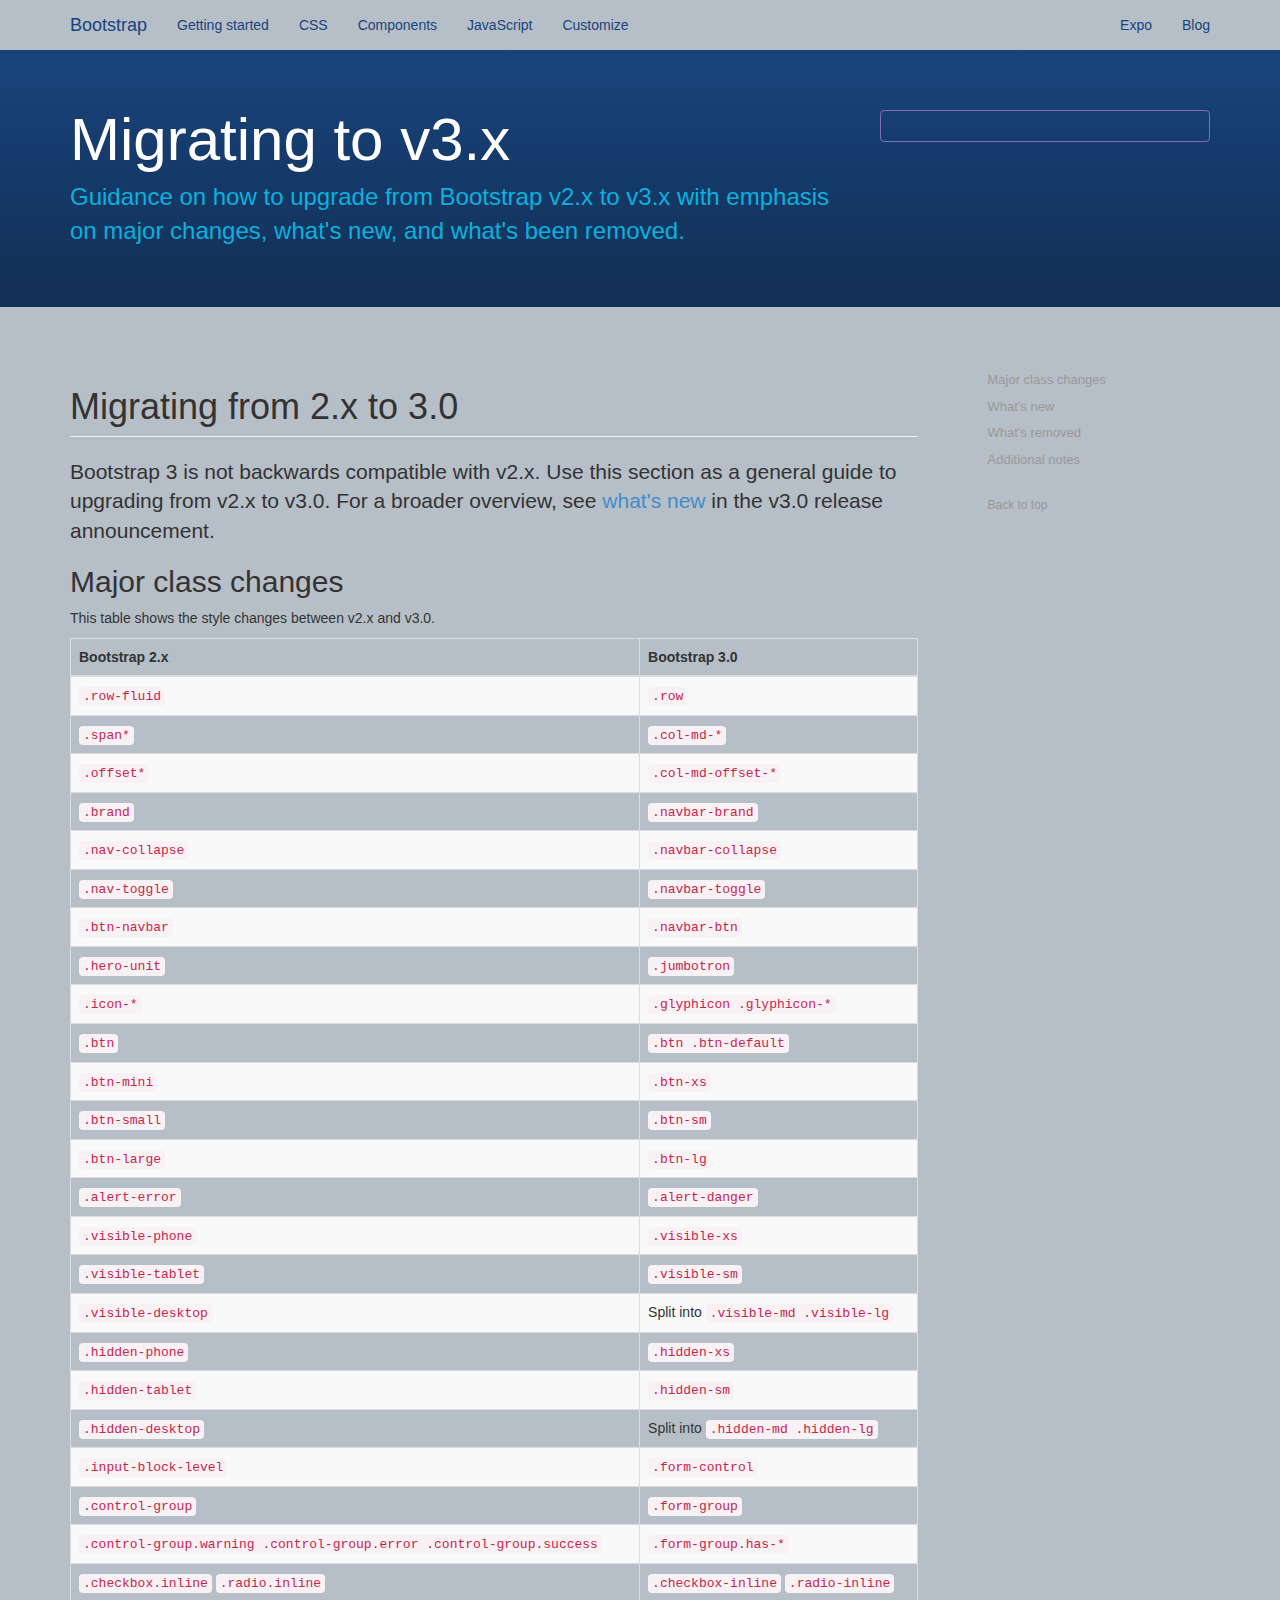
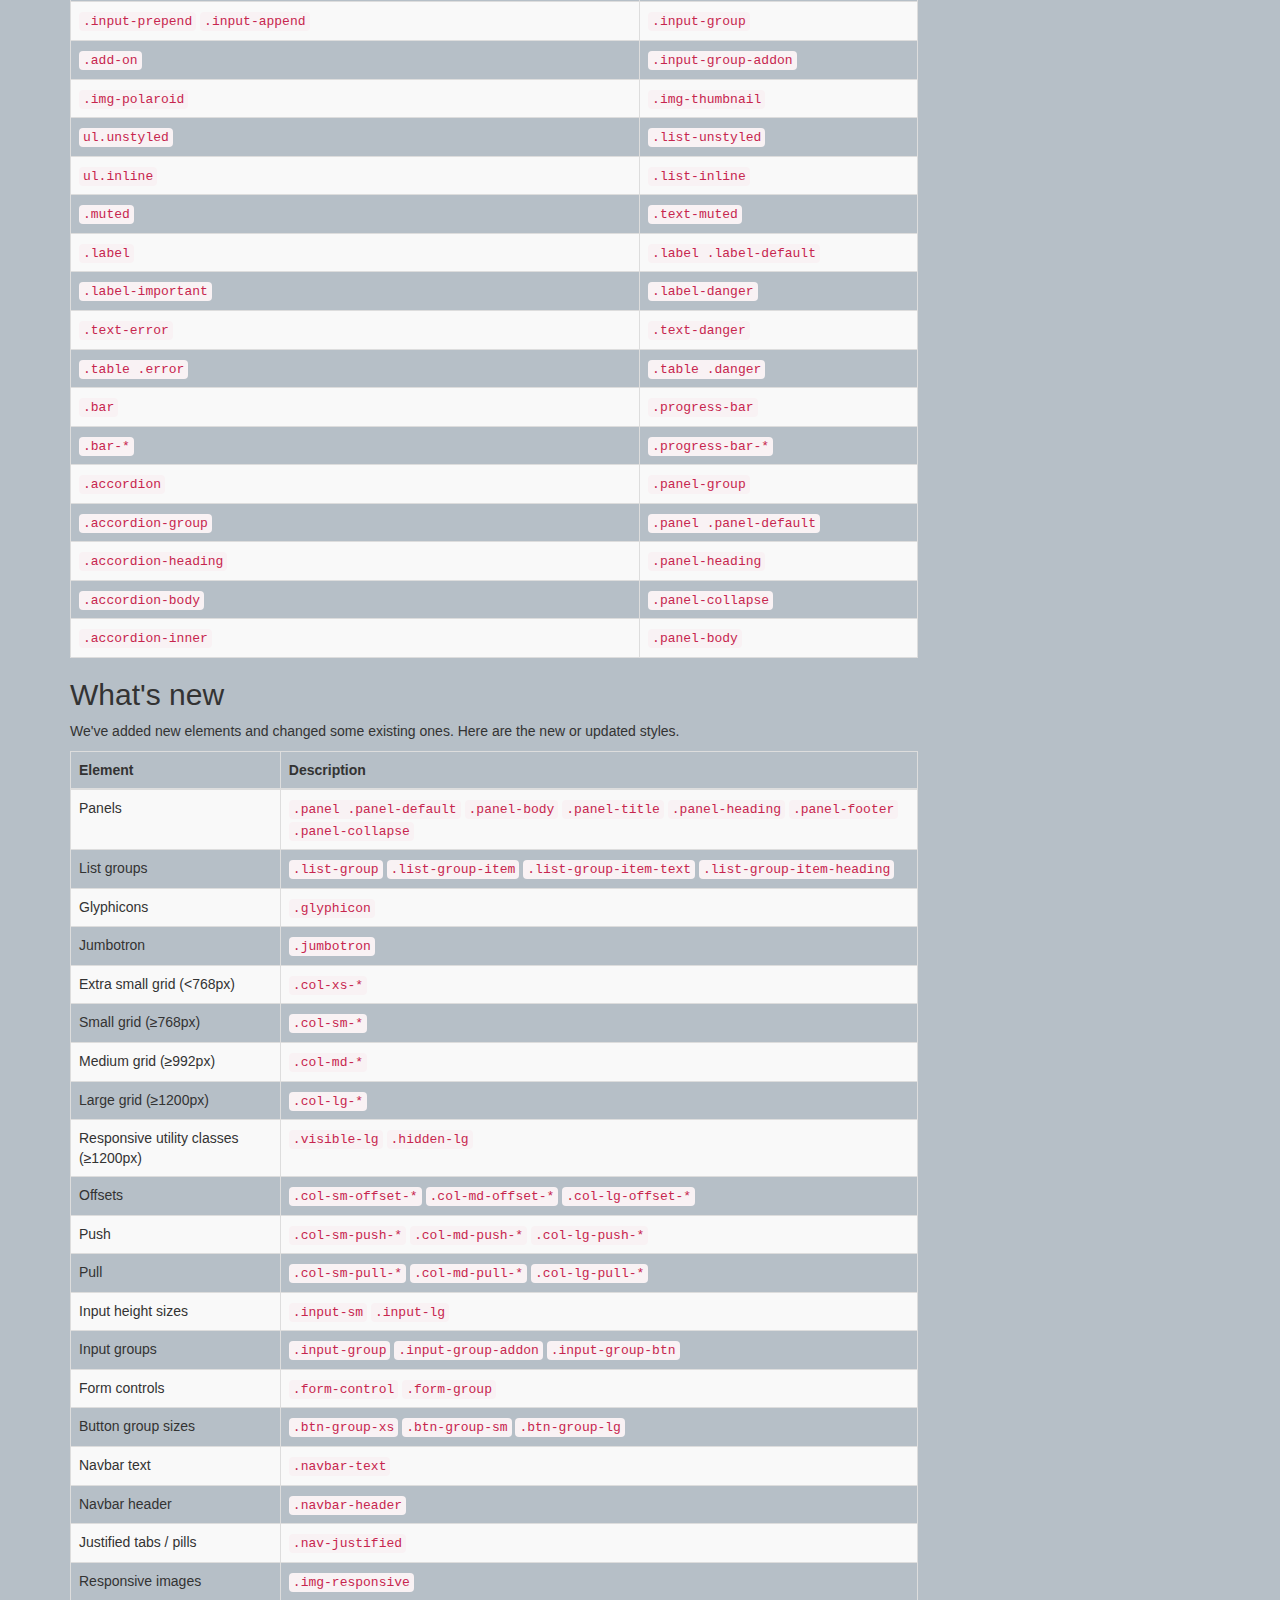
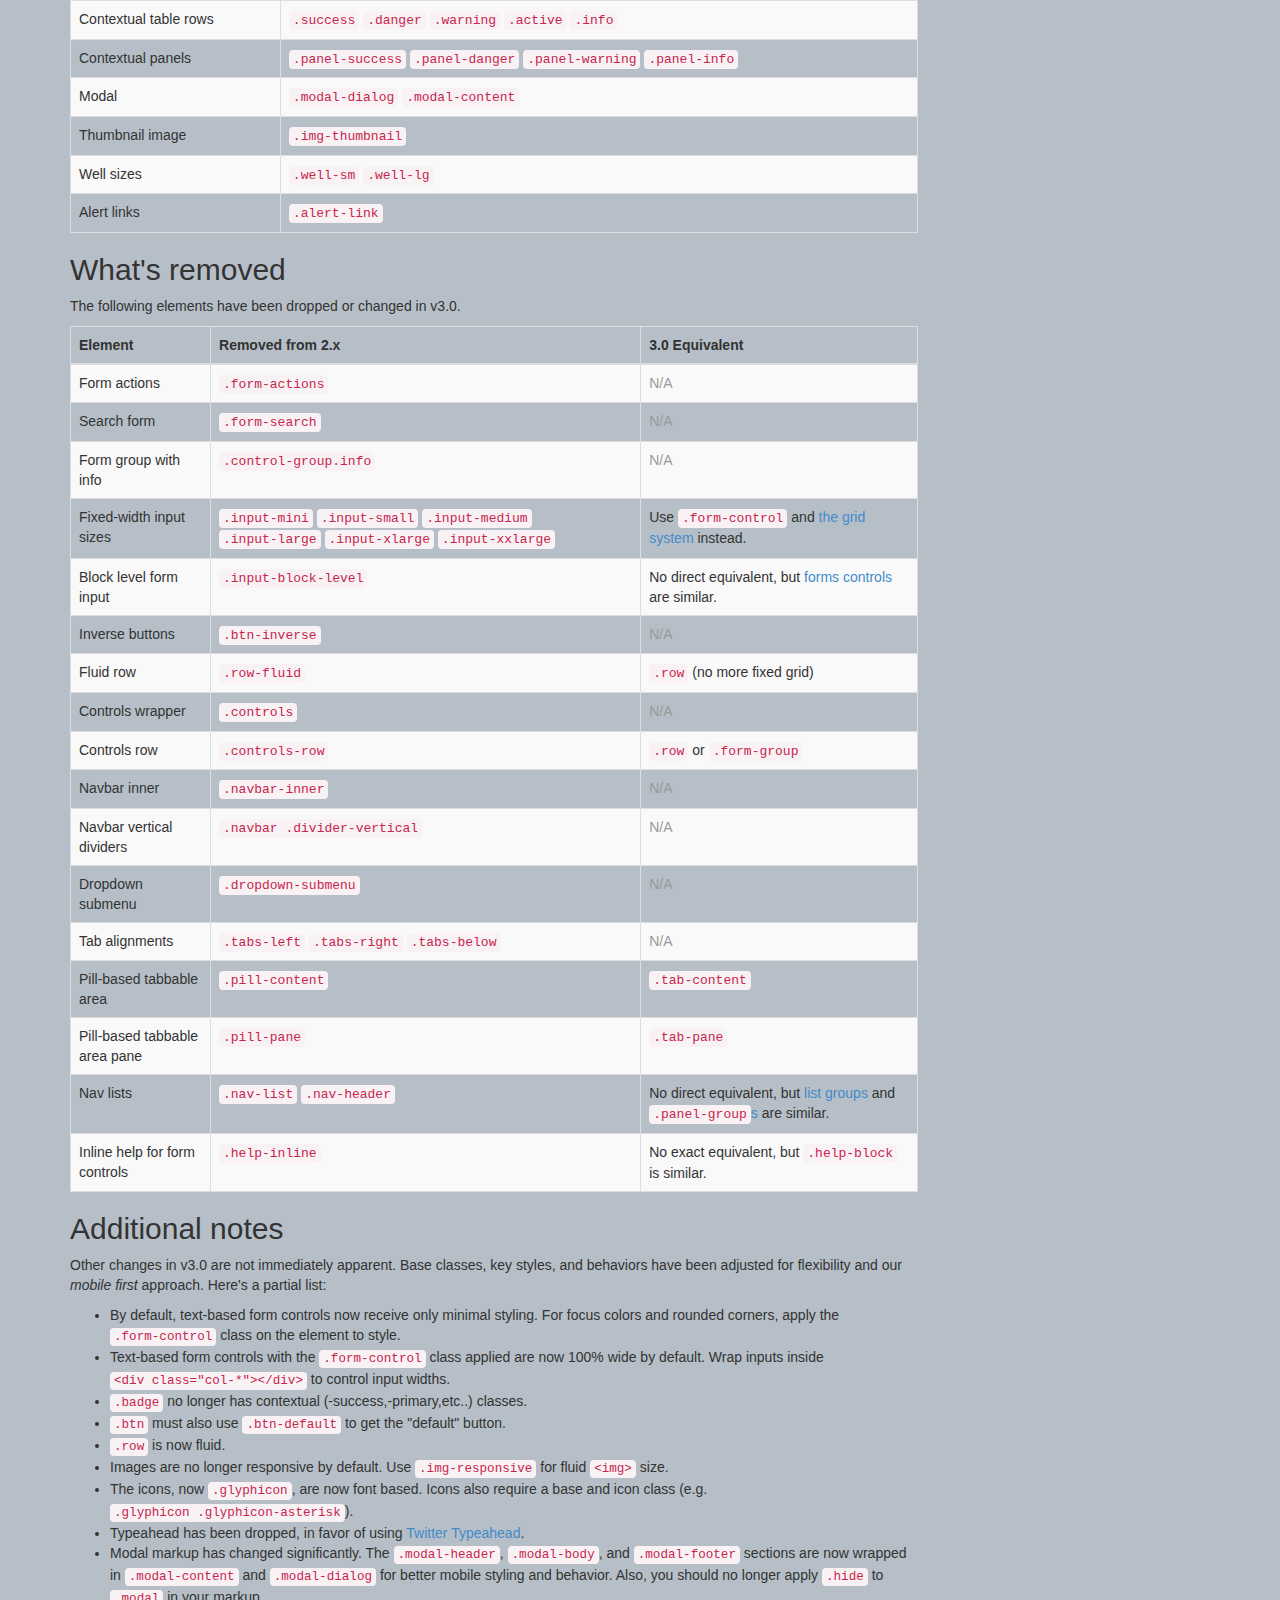
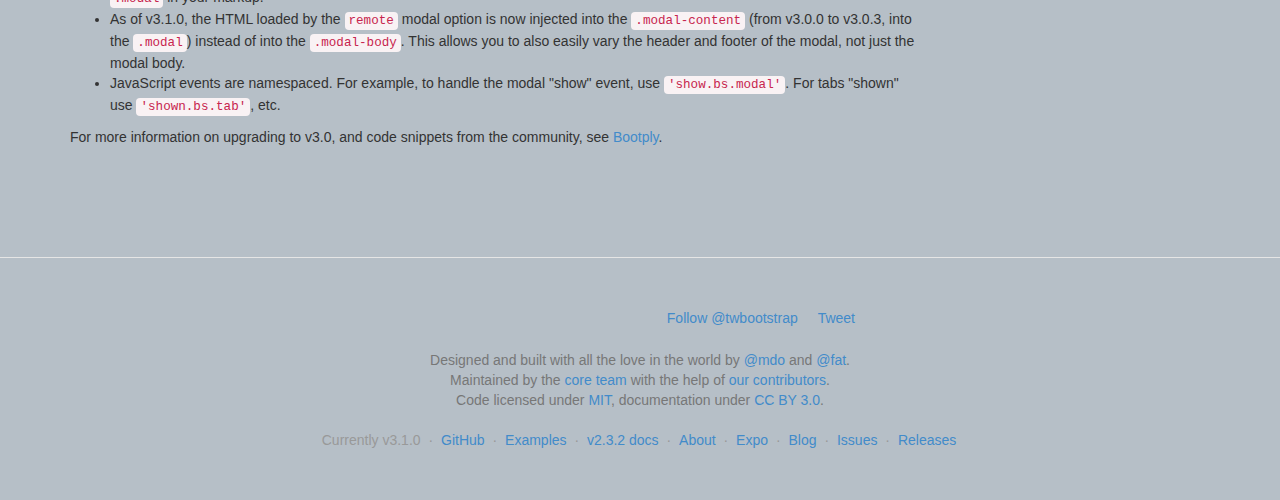
<file: migration/index.html>
<!DOCTYPE html>
<html lang="en">
  <head>
    <!-- Meta, title, CSS, favicons, etc. -->
    <meta charset="utf-8">
<meta http-equiv="X-UA-Compatible" content="IE=edge">
<meta name="viewport" content="width=device-width, initial-scale=1">
<meta name="description" content="Bootstrap, a sleek, intuitive, and powerful mobile first front-end framework for faster and easier web development.">
<meta name="keywords" content="HTML, CSS, JS, JavaScript, framework, bootstrap, front-end, frontend, web development">
<meta name="author" content="Mark Otto, Jacob Thornton, and Bootstrap contributors">

<title>
  
    Migrating to v3.x &middot; Bootstrap
  
</title>

<!-- Bootstrap core CSS -->
<link href="../dist/css/bootstrap.min.css" rel="stylesheet">

<!-- Documentation extras -->
<link href="../assets/css/docs.min.css" rel="stylesheet">
<!--[if lt IE 9]><script src="../assets/js/ie8-responsive-file-warning.js"></script><![endif]-->

<!-- HTML5 shim and Respond.js IE8 support of HTML5 elements and media queries -->
<!--[if lt IE 9]>
  <script src="https://oss.maxcdn.com/libs/html5shiv/3.7.0/html5shiv.js"></script>
  <script src="https://oss.maxcdn.com/libs/respond.js/1.4.2/respond.min.js"></script>
<![endif]-->

<!-- Favicons -->
<link rel="apple-touch-icon-precomposed" sizes="144x144" href="../assets/ico/apple-touch-icon-144-precomposed.png">
                               <link rel="shortcut icon" href="../assets/ico/favicon.ico">

<script>
  var _gaq = _gaq || [];
  _gaq.push(['_setAccount', 'UA-146052-10']);
  _gaq.push(['_trackPageview']);
  (function() {
    var ga = document.createElement('script'); ga.async = true;
    ga.src = ('https:' == document.location.protocol ? 'https://ssl' : 'http://www') + '.google-analytics.com/ga.js';
    var s = document.getElementsByTagName('script')[0]; s.parentNode.insertBefore(ga, s);
  })();
</script>

  </head>
  <body>
    <a class="sr-only" href="#content">Skip to main content</a>

    <!-- Docs master nav -->
    <header class="navbar navbar-static-top bs-docs-nav" role="banner" id="top">
  <div class="container">
    <div class="navbar-header">
      <button class="navbar-toggle" type="button" data-toggle="collapse" data-target=".bs-navbar-collapse">
        <span class="sr-only">Toggle navigation</span>
        <span class="icon-bar"></span>
        <span class="icon-bar"></span>
        <span class="icon-bar"></span>
      </button>
      <a href="../" class="navbar-brand">Bootstrap</a>
    </div>
    <nav class="collapse navbar-collapse bs-navbar-collapse" role="navigation">
      <ul class="nav navbar-nav">
        <li>
          <a href="../getting-started">Getting started</a>
        </li>
        <li>
          <a href="../css">CSS</a>
        </li>
        <li>
          <a href="../components">Components</a>
        </li>
        <li>
          <a href="../javascript">JavaScript</a>
        </li>
        <li>
          <a href="../customize">Customize</a>
        </li>
      </ul>
      <ul class="nav navbar-nav navbar-right">
        <li><a href="http://expo.getbootstrap.com" onclick="_gaq.push(['_trackEvent', 'Navbar', 'Community links', 'Expo']);">Expo</a></li>
        <li><a href="http://blog.getbootstrap.com" onclick="_gaq.push(['_trackEvent', 'Navbar', 'Community links', 'Blog']);">Blog</a></li>
      </ul>
    </nav>
  </div>
</header>


    <!-- Docs page layout -->
    <div class="bs-header" id="content">
      <div class="container">
        <h1>Migrating to v3.x</h1>
        <p>Guidance on how to upgrade from Bootstrap v2.x to v3.x with emphasis on major changes, what's new, and what's been removed.</p>
        <div id="carbonads-container"><div class="carbonad"><div id="azcarbon"></div><script>var z = document.createElement("script"); z.async = true; z.src = "http://engine.carbonads.com/z/32341/azcarbon_2_1_0_HORIZ"; var s = document.getElementsByTagName("script")[0]; s.parentNode.insertBefore(z, s);</script></div></div>

      </div>
    </div>

    <div class="container bs-docs-container">

      <div class="row">
        <div class="col-md-9" role="main">
          <!-- Migration
================================================== -->
<div class="bs-docs-section">
  <h1 class="page-header">Migrating from 2.x to 3.0</h1>

  <p class="lead">Bootstrap 3 is not backwards compatible with v2.x. Use this section as a general guide to upgrading from v2.x to v3.0. For a broader overview, see <a href="http://blog.getbootstrap.com/2013/08/19/bootstrap-3-released/">what's new</a> in the v3.0 release announcement.</p>

  <h2 id="classes">Major class changes</h2>
  <p>This table shows the style changes between v2.x and v3.0.</p>
  <div class="table-responsive">
    <table class="table table-bordered table-striped">
      <thead>
        <tr>
          <th>Bootstrap 2.x</th>
          <th>Bootstrap 3.0</th>
        </tr>
      </thead>
      <tbody>
        <tr>
          <td><code>.row-fluid</code></td>
          <td><code>.row</code></td>
        </tr>
        <tr>
          <td><code>.span*</code></td>
          <td><code>.col-md-*</code></td>
        </tr>
        <tr>
          <td><code>.offset*</code></td>
          <td><code>.col-md-offset-*</code></td>
        </tr>
        <tr>
          <td><code>.brand</code></td>
          <td><code>.navbar-brand</code></td>
        </tr>
        <tr>
          <td><code>.nav-collapse</code></td>
          <td><code>.navbar-collapse</code></td>
        </tr>
        <tr>
          <td><code>.nav-toggle</code></td>
          <td><code>.navbar-toggle</code></td>
        </tr>
        <tr>
          <td><code>.btn-navbar</code></td>
          <td><code>.navbar-btn</code></td>
        </tr>
        <tr>
          <td><code>.hero-unit</code></td>
          <td><code>.jumbotron</code></td>
        </tr>
        <tr>
          <td><code>.icon-*</code></td>
          <td><code>.glyphicon .glyphicon-*</code></td>
        </tr>
        <tr>
          <td><code>.btn</code></td>
          <td><code>.btn .btn-default</code></td>
        </tr>
        <tr>
          <td><code>.btn-mini</code></td>
          <td><code>.btn-xs</code></td>
        </tr>
        <tr>
          <td><code>.btn-small</code></td>
          <td><code>.btn-sm</code></td>
        </tr>
        <tr>
          <td><code>.btn-large</code></td>
          <td><code>.btn-lg</code></td>
        </tr>
        <tr>
          <td><code>.alert-error</code></td>
          <td><code>.alert-danger</code></td>
        </tr>
        <tr>
          <td><code>.visible-phone</code></td>
          <td><code>.visible-xs</code></td>
        </tr>
        <tr>
          <td><code>.visible-tablet</code></td>
          <td><code>.visible-sm</code></td>
        </tr>
        <tr>
          <td><code>.visible-desktop</code></td>
          <td>Split into <code>.visible-md .visible-lg</code></td>
        </tr>
        <tr>
          <td><code>.hidden-phone</code></td>
          <td><code>.hidden-xs</code></td>
        </tr>
        <tr>
          <td><code>.hidden-tablet</code></td>
          <td><code>.hidden-sm</code></td>
        </tr>
        <tr>
          <td><code>.hidden-desktop</code></td>
          <td>Split into <code>.hidden-md .hidden-lg</code></td>
        </tr>
        <tr>
          <td><code>.input-block-level</code></td>
          <td><code>.form-control</code></td>
        </tr>
        <tr>
          <td><code>.control-group</code></td>
          <td><code>.form-group</code></td>
        </tr>
        <tr>
          <td><code>.control-group.warning .control-group.error .control-group.success</code></td>
          <td><code>.form-group.has-*</code></td>
        </tr>
        <tr>
          <td><code>.checkbox.inline</code> <code>.radio.inline</code></td>
          <td><code>.checkbox-inline</code> <code>.radio-inline</code></td>
        </tr>
        <tr>
          <td><code>.input-prepend</code> <code>.input-append</code></td>
          <td><code>.input-group</code></td>
        </tr>
        <tr>
          <td><code>.add-on</code></td>
          <td><code>.input-group-addon</code></td>
        </tr>
        <tr>
          <td><code>.img-polaroid</code></td>
          <td><code>.img-thumbnail</code></td>
        </tr>
        <tr>
          <td><code>ul.unstyled</code></td>
          <td><code>.list-unstyled</code></td>
        </tr>
        <tr>
          <td><code>ul.inline</code></td>
          <td><code>.list-inline</code></td>
        </tr>
        <tr>
          <td><code>.muted</code></td>
          <td><code>.text-muted</code></td>
        </tr>
        <tr>
          <td><code>.label</code></td>
          <td><code>.label .label-default</code></td>
        </tr>
        <tr>
          <td><code>.label-important</code></td>
          <td><code>.label-danger</code></td>
        </tr>
        <tr>
          <td><code>.text-error</code></td>
          <td><code>.text-danger</code></td>
        </tr>
        <tr>
          <td><code>.table .error</code></td>
          <td><code>.table .danger</code></td>
        </tr>
        <tr>
          <td><code>.bar</code></td>
          <td><code>.progress-bar</code></td>
        </tr>
        <tr>
          <td><code>.bar-*</code></td>
          <td><code>.progress-bar-*</code></td>
        </tr>
        <tr>
          <td><code>.accordion</code></td>
          <td><code>.panel-group</code></td>
        </tr>
        <tr>
          <td><code>.accordion-group</code></td>
          <td><code>.panel .panel-default</code></td>
        </tr>
        <tr>
          <td><code>.accordion-heading</code></td>
          <td><code>.panel-heading</code></td>
        </tr>
        <tr>
          <td><code>.accordion-body</code></td>
          <td><code>.panel-collapse</code></td>
        </tr>
        <tr>
          <td><code>.accordion-inner</code></td>
          <td><code>.panel-body</code></td>
        </tr>
      </tbody>
    </table>
  </div><!-- /.table-responsive -->

  <h2 id="new">What's new</h2>
  <p>We've added new elements and changed some existing ones. Here are the new or updated styles.</p>
  <div class="table-responsive">
    <table class="table table-bordered table-striped">
      <thead>
        <tr>
          <th>Element</th>
          <th>Description</th>
        </tr>
      </thead>
      <tbody>
        <tr>
          <td>Panels</td>
          <td><code>.panel .panel-default</code> <code>.panel-body</code> <code>.panel-title</code> <code>.panel-heading</code> <code>.panel-footer</code> <code>.panel-collapse</code></td>
        </tr>
        <tr>
          <td>List groups</td>
          <td><code>.list-group</code> <code>.list-group-item</code> <code>.list-group-item-text</code> <code>.list-group-item-heading</code></td>
        </tr>
        <tr>
          <td>Glyphicons</td>
          <td><code>.glyphicon</code></td>
        </tr>
        <tr>
          <td>Jumbotron</td>
          <td><code>.jumbotron</code></td>
        </tr>
        <tr>
          <td>Extra small grid (&lt;768px)</td>
          <td><code>.col-xs-*</code></td>
        </tr>
        <tr>
          <td>Small grid (&ge;768px)</td>
          <td><code>.col-sm-*</code></td>
        </tr>
        <tr>
          <td>Medium grid (&ge;992px)</td>
          <td><code>.col-md-*</code></td>
        </tr>
        <tr>
          <td>Large grid (&ge;1200px)</td>
          <td><code>.col-lg-*</code></td>
        </tr>
        <tr>
          <td>Responsive utility classes (&ge;1200px)</td>
          <td><code>.visible-lg</code> <code>.hidden-lg</code></td>
        </tr>
        <tr>
          <td>Offsets</td>
          <td><code>.col-sm-offset-*</code> <code>.col-md-offset-*</code> <code>.col-lg-offset-*</code></td>
        </tr>
        <tr>
          <td>Push</td>
          <td><code>.col-sm-push-*</code> <code>.col-md-push-*</code> <code>.col-lg-push-*</code></td>
        </tr>
        <tr>
          <td>Pull</td>
          <td><code>.col-sm-pull-*</code> <code>.col-md-pull-*</code> <code>.col-lg-pull-*</code></td>
        </tr>
        <tr>
          <td>Input height sizes</td>
          <td><code>.input-sm</code> <code>.input-lg</code></td>
        </tr>
        <tr>
          <td>Input groups</td>
          <td><code>.input-group</code> <code>.input-group-addon</code> <code>.input-group-btn</code></td>
        </tr>
        <tr>
          <td>Form controls</td>
          <td><code>.form-control</code> <code>.form-group</code></td>
        </tr>
        <tr>
          <td>Button group sizes</td>
          <td><code>.btn-group-xs</code> <code>.btn-group-sm</code> <code>.btn-group-lg</code></td>
        </tr>
        <tr>
          <td>Navbar text</td>
          <td><code>.navbar-text</code></td>
        </tr>
        <tr>
          <td>Navbar header</td>
          <td><code>.navbar-header</code></td>
        </tr>
        <tr>
          <td>Justified tabs / pills</td>
          <td><code>.nav-justified</code></td>
        </tr>
        <tr>
          <td>Responsive images</td>
          <td><code>.img-responsive</code></td>
        </tr>
        <tr>
          <td>Contextual table rows</td>
          <td><code>.success</code> <code>.danger</code> <code>.warning</code> <code>.active</code> <code>.info</code></td>
        </tr>
        <tr>
          <td>Contextual panels</td>
          <td><code>.panel-success</code> <code>.panel-danger</code> <code>.panel-warning</code> <code>.panel-info</code></td>
        </tr>
        <tr>
          <td>Modal</td>
          <td><code>.modal-dialog</code> <code>.modal-content</code></td>
        </tr>
        <tr>
          <td>Thumbnail image</td>
          <td><code>.img-thumbnail</code></td>
        </tr>
        <tr>
          <td>Well sizes</td>
          <td><code>.well-sm</code> <code>.well-lg</code></td>
        </tr>
        <tr>
          <td>Alert links</td>
          <td><code>.alert-link</code></td>
        </tr>
      </tbody>
    </table>
  </div><!-- /.table-responsive -->


  <h2 id="dropped">What's removed</h2>
  <p>The following elements have been dropped or changed in v3.0.</p>
  <div class="table-responsive">
    <table class="table table-bordered table-striped">
      <thead>
        <tr>
          <th>Element</th>
          <th>Removed from 2.x</th>
          <th>3.0 Equivalent</th>
        </tr>
      </thead>
      <tbody>
        <tr>
          <td>Form actions</td>
          <td><code>.form-actions</code></td>
          <td class="text-muted">N/A</td>
        </tr>
        <tr>
          <td>Search form</td>
          <td><code>.form-search</code></td>
          <td class="text-muted">N/A</td>
        </tr>
        <tr>
          <td>Form group with info</td>
          <td><code>.control-group.info</code></td>
          <td class="text-muted">N/A</td>
        </tr>
        <tr>
          <td>Fixed-width input sizes</td>
          <td><code>.input-mini</code> <code>.input-small</code> <code>.input-medium</code> <code>.input-large</code> <code>.input-xlarge</code> <code>.input-xxlarge</code></td>
          <td>Use <a href="../css/#forms-controls"><code>.form-control</code></a> and <a href="../css/#grid">the grid system</a> instead.</td>
        </tr>
        <tr>
          <td>Block level form input</td>
          <td><code>.input-block-level</code></td>
          <td>No direct equivalent, but <a href="../css/#forms-controls">forms controls</a> are similar.</td>
        </tr>
        <tr>
          <td>Inverse buttons</td>
          <td><code>.btn-inverse</code></td>
          <td class="text-muted">N/A</td>
        </tr>
        <tr>
          <td>Fluid row</td>
          <td><code>.row-fluid</code></td>
          <td><code>.row</code> (no more fixed grid)</td>
        </tr>
        <tr>
          <td>Controls wrapper</td>
          <td><code>.controls</code></td>
          <td class="text-muted">N/A</td>
        </tr>
        <tr>
          <td>Controls row</td>
          <td><code>.controls-row</code></td>
          <td><code>.row</code> or <code>.form-group</code></td>
        </tr>
        <tr>
          <td>Navbar inner</td>
          <td><code>.navbar-inner</code></td>
          <td class="text-muted">N/A</td>
        </tr>
        <tr>
          <td>Navbar vertical dividers</td>
          <td><code>.navbar .divider-vertical</code></td>
          <td class="text-muted">N/A</td>
        </tr>
        <tr>
          <td>Dropdown submenu</td>
          <td><code>.dropdown-submenu</code></td>
          <td class="text-muted">N/A</td>
        </tr>
        <tr>
          <td>Tab alignments</td>
          <td><code>.tabs-left</code> <code>.tabs-right</code> <code>.tabs-below</code></td>
          <td class="text-muted">N/A</td>
        </tr>
        <tr>
          <td>Pill-based tabbable area</td>
          <td><code>.pill-content</code></td>
          <td><code>.tab-content</code></td>
        </tr>
        <tr>
          <td>Pill-based tabbable area pane</td>
          <td><code>.pill-pane</code></td>
          <td><code>.tab-pane</code></td>
        </tr>
        <tr>
          <td>Nav lists</td>
          <td><code>.nav-list</code> <code>.nav-header</code></td>
          <td>No direct equivalent, but <a href="../components/#list-group">list groups</a> and <a href="../javascript/#collapse"><code>.panel-group</code>s</a> are similar.</td>
        </tr>
        <tr>
          <td>Inline help for form controls</td>
          <td><code>.help-inline</code></td>
          <td>No exact equivalent, but <code>.help-block</code> is similar.</td>
        </tr>
      </tbody>
    </table>
  </div><!-- /.table-responsive -->


  <h2 id="notes">Additional notes</h2>
  <p>Other changes in v3.0 are not immediately apparent. Base classes, key styles, and behaviors have been adjusted for flexibility and our <em>mobile first</em> approach. Here's a partial list:</p>
  <ul>
    <li>By default, text-based form controls now receive only minimal styling.  For focus colors and rounded corners, apply the <code>.form-control</code> class on the element to style.</li>
    <li>Text-based form controls with the <code>.form-control</code> class applied are now 100% wide by default. Wrap inputs inside <code>&lt;div class="col-*"&gt;&lt;/div&gt;</code> to control input widths.</li>
    <li><code>.badge</code> no longer has contextual (-success,-primary,etc..) classes.</li>
    <li><code>.btn</code> must also use <code>.btn-default</code> to get the "default" button.</li>
    <li><code>.row</code> is now fluid.</li>
    <li>Images are no longer responsive by default. Use <code>.img-responsive</code> for fluid <code>&lt;img&gt;</code> size.</li>
    <li>The icons, now <code>.glyphicon</code>, are now font based. Icons also require a base and icon class (e.g. <code>.glyphicon .glyphicon-asterisk</code>).</li>
    <li>Typeahead has been dropped, in favor of using <a href="http://twitter.github.io/typeahead.js/">Twitter Typeahead</a>.</li>
    <li>Modal markup has changed significantly. The <code>.modal-header</code>, <code>.modal-body</code>, and <code>.modal-footer</code> sections are now wrapped in <code>.modal-content</code> and <code>.modal-dialog</code> for better mobile styling and behavior. Also, you should no longer apply <code>.hide</code> to <code>.modal</code> in your markup.</li>
    <li>As of v3.1.0, the HTML loaded by the <code>remote</code> modal option is now injected into the <code>.modal-content</code> (from v3.0.0 to v3.0.3, into the <code>.modal</code>) instead of into the <code>.modal-body</code>. This allows you to also easily vary the header and footer of the modal, not just the modal body.</li>
    <li>JavaScript events are namespaced. For example, to handle the modal "show" event, use <code>'show.bs.modal'</code>. For tabs "shown" use <code>'shown.bs.tab'</code>, etc.</li>
  </ul>
  <p>For more information on upgrading to v3.0, and code snippets from the community, see <a href="http://bootply.com/">Bootply</a>.</p>
</div>

        </div>
        <div class="col-md-3">
          <div class="bs-sidebar hidden-print" role="complementary">
            <ul class="nav bs-sidenav">
              
                <li>
  <a href="#classes">Major class changes</a>
</li>
<li>
  <a href="#new">What's new</a>
</li>
<li>
  <a href="#dropped">What's removed</a>
</li>
<li>
  <a href="#notes">Additional notes</a>
</li>

              
            </ul>
            <a class="back-to-top" href="#top">
              Back to top
            </a>
          </div>
        </div>
      </div>

    </div>

    <!-- Footer
================================================== -->
<footer class="bs-footer" role="contentinfo">
  <div class="container">
    <div class="bs-social">
  <ul class="bs-social-buttons">
    <li>
      <iframe class="github-btn" src="http://ghbtns.com/github-btn.html?user=twbs&amp;repo=bootstrap&amp;type=watch&amp;count=true" width="100" height="20" title="Star on GitHub"></iframe>
    </li>
    <li>
      <iframe class="github-btn" src="http://ghbtns.com/github-btn.html?user=twbs&amp;repo=bootstrap&amp;type=fork&amp;count=true" width="102" height="20" title="Fork on GitHub"></iframe>
    </li>
    <li class="follow-btn">
      <a href="https://twitter.com/twbootstrap" class="twitter-follow-button" data-link-color="#0069D6" data-show-count="true">Follow @twbootstrap</a>
    </li>
    <li class="tweet-btn">
      <a href="https://twitter.com/share" class="twitter-share-button" data-url="http://getbootstrap.com/" data-count="horizontal" data-via="twbootstrap" data-related="mdo:Creator of Bootstrap">Tweet</a>
    </li>
  </ul>
</div>


    <p>Designed and built with all the love in the world by <a href="http://twitter.com/mdo" target="_blank">@mdo</a> and <a href="http://twitter.com/fat" target="_blank">@fat</a>.</p>
    <p>Maintained by the <a href="https://github.com/twbs?tab=members">core team</a> with the help of <a href="https://github.com/twbs/bootstrap/graphs/contributors">our contributors</a>.</p>
    <p>Code licensed under <a href="https://github.com/twbs/bootstrap/blob/master/LICENSE" target="_blank">MIT</a>, documentation under <a href="http://creativecommons.org/licenses/by/3.0/">CC BY 3.0</a>.</p>
    <ul class="footer-links muted">
      <li>Currently v3.1.0</li>
      <li>&middot;</li>
      <li><a href="https://github.com/twbs/bootstrap">GitHub</a></li>
      <li>&middot;</li>
      <li><a href="../getting-started/#examples">Examples</a></li>
      <li>&middot;</li>
      <li><a href="../2.3.2/">v2.3.2 docs</a></li>
      <li>&middot;</li>
      <li><a href="../about/">About</a></li>
      <li>&middot;</li>
      <li><a href="http://expo.getbootstrap.com">Expo</a></li>
      <li>&middot;</li>
      <li><a href="http://blog.getbootstrap.com">Blog</a></li>
      <li>&middot;</li>
      <li><a href="https://github.com/twbs/bootstrap/issues?state=open">Issues</a></li>
      <li>&middot;</li>
      <li><a href="https://github.com/twbs/bootstrap/releases">Releases</a></li>
    </ul>
  </div>
</footer>

<!-- Bootstrap core JavaScript
================================================== -->
<!-- Placed at the end of the document so the pages load faster -->
<script src="https://ajax.googleapis.com/ajax/libs/jquery/1.11.0/jquery.min.js"></script>
<script src="../dist/js/bootstrap.min.js"></script>
<script src="../assets/js/docs.min.js"></script>



<script>
  window.twttr = (function (d,s,id) {
    var t, js, fjs = d.getElementsByTagName(s)[0];
    if (d.getElementById(id)) return; js=d.createElement(s); js.id=id; js.async=1;
    js.src="https://platform.twitter.com/widgets.js"; fjs.parentNode.insertBefore(js, fjs);
    return window.twttr || (t = { _e: [], ready: function(f){ t._e.push(f) } });
  }(document, "script", "twitter-wjs"));
</script>

<!-- Analytics
================================================== -->
<script>
  var _gauges = _gauges || [];
  (function() {
    var t   = document.createElement('script');
    t.async = true;
    t.id    = 'gauges-tracker';
    t.setAttribute('data-site-id', '4f0dc9fef5a1f55508000013');
    t.src = '//secure.gaug.es/track.js';
    var s = document.getElementsByTagName('script')[0];
    s.parentNode.insertBefore(t, s);
  })();
</script>

  </body>
</html>
</file>
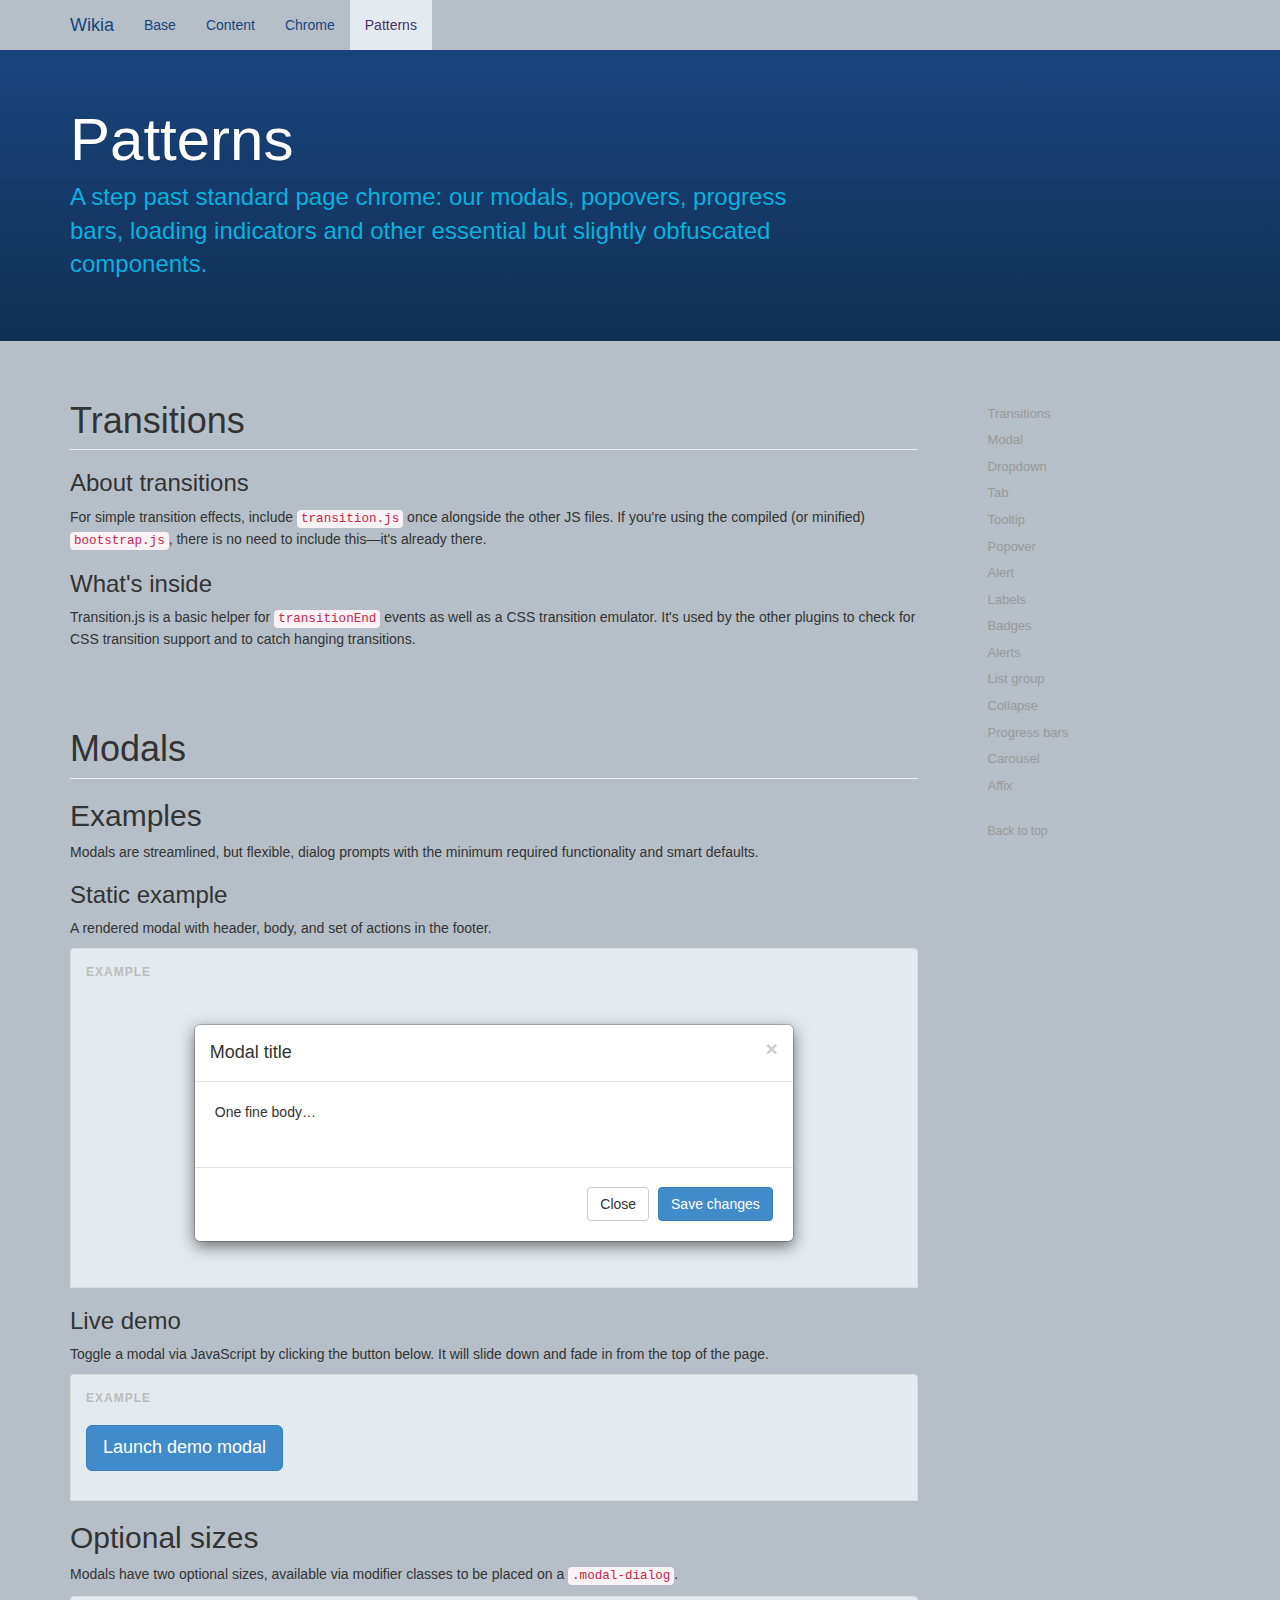
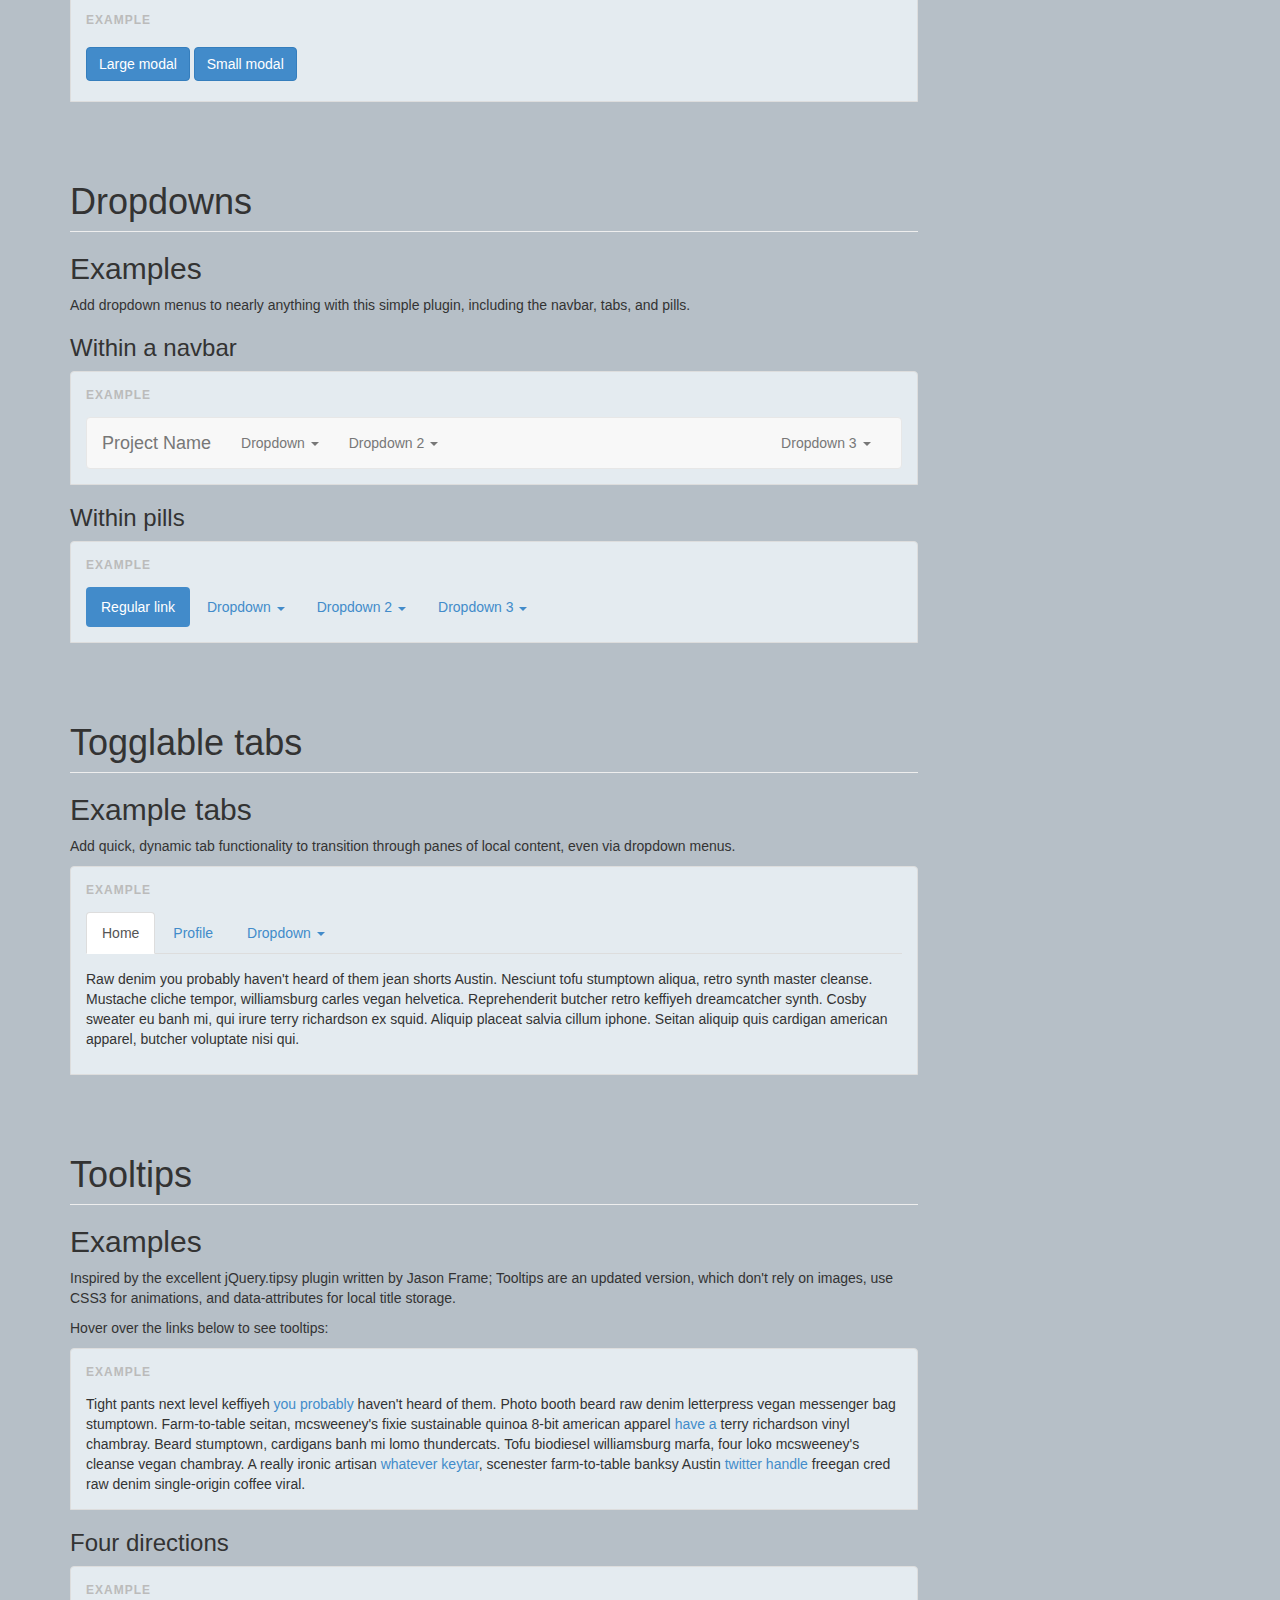
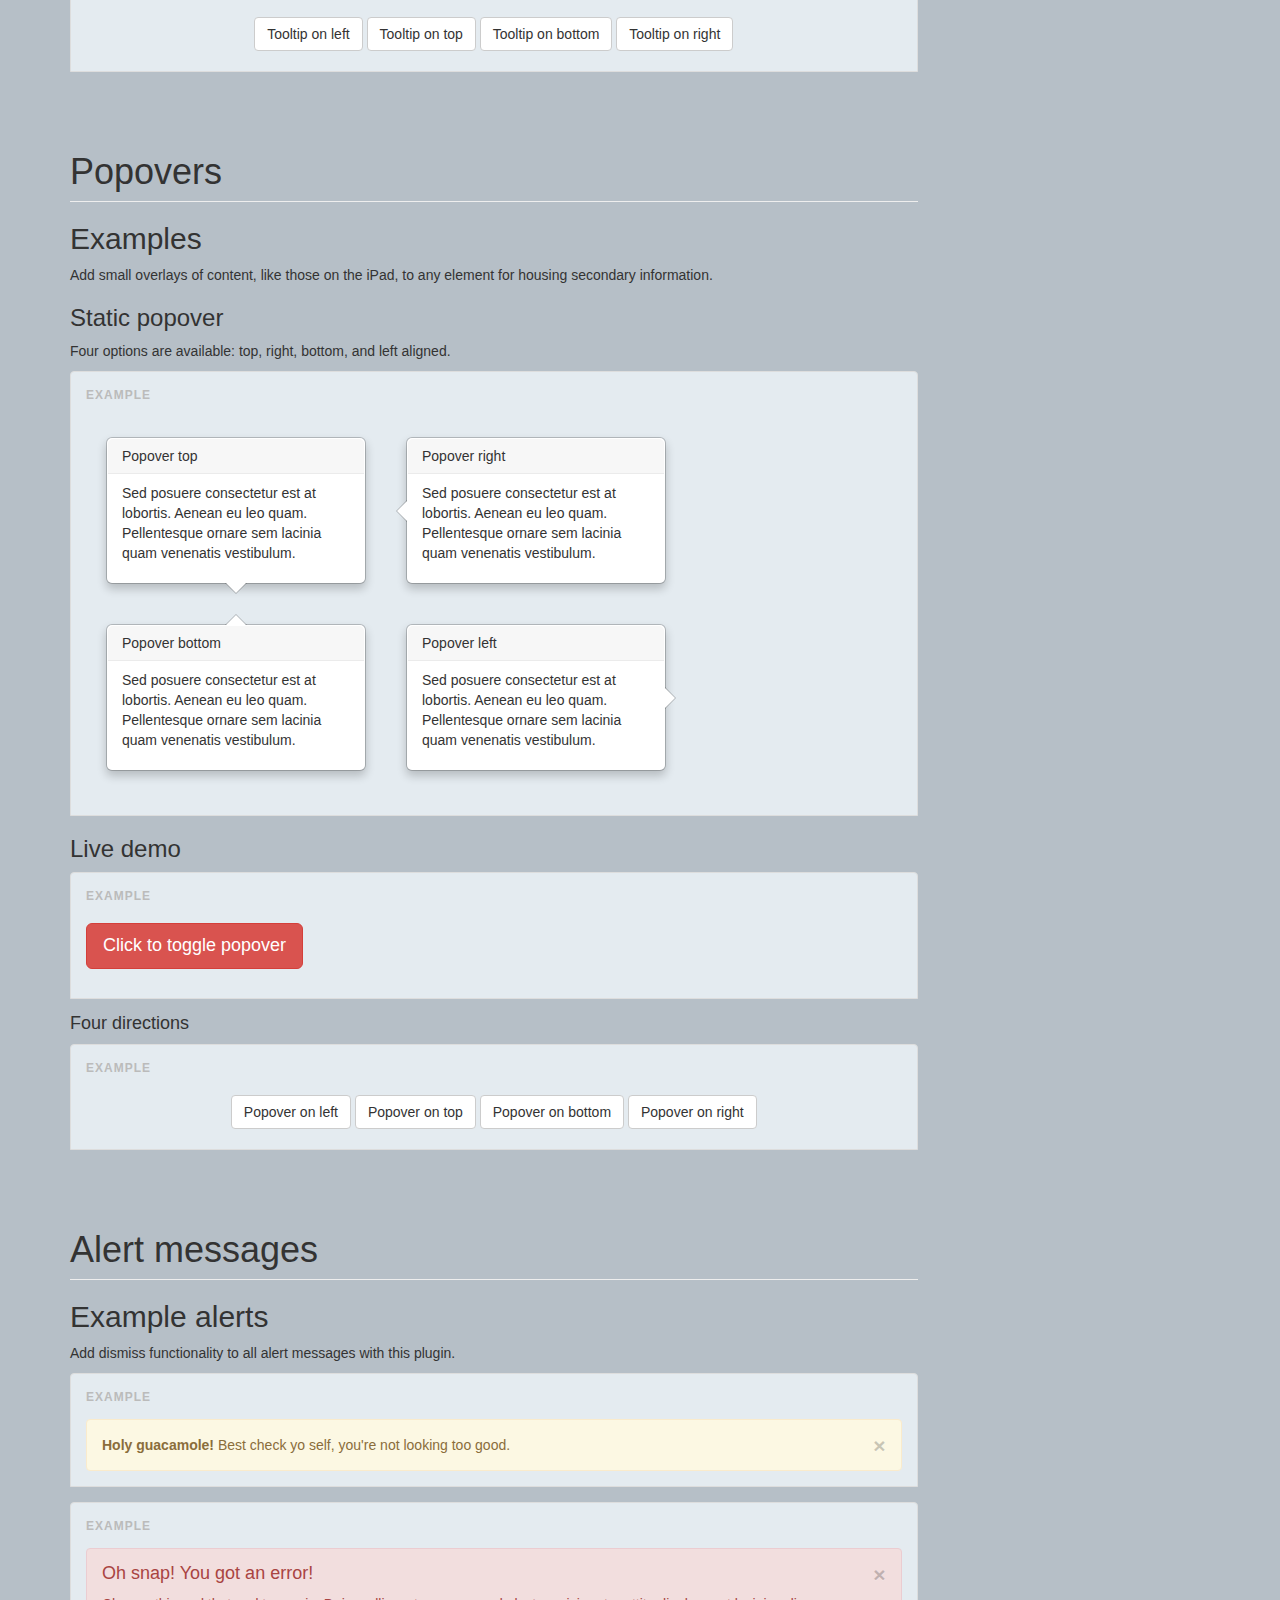
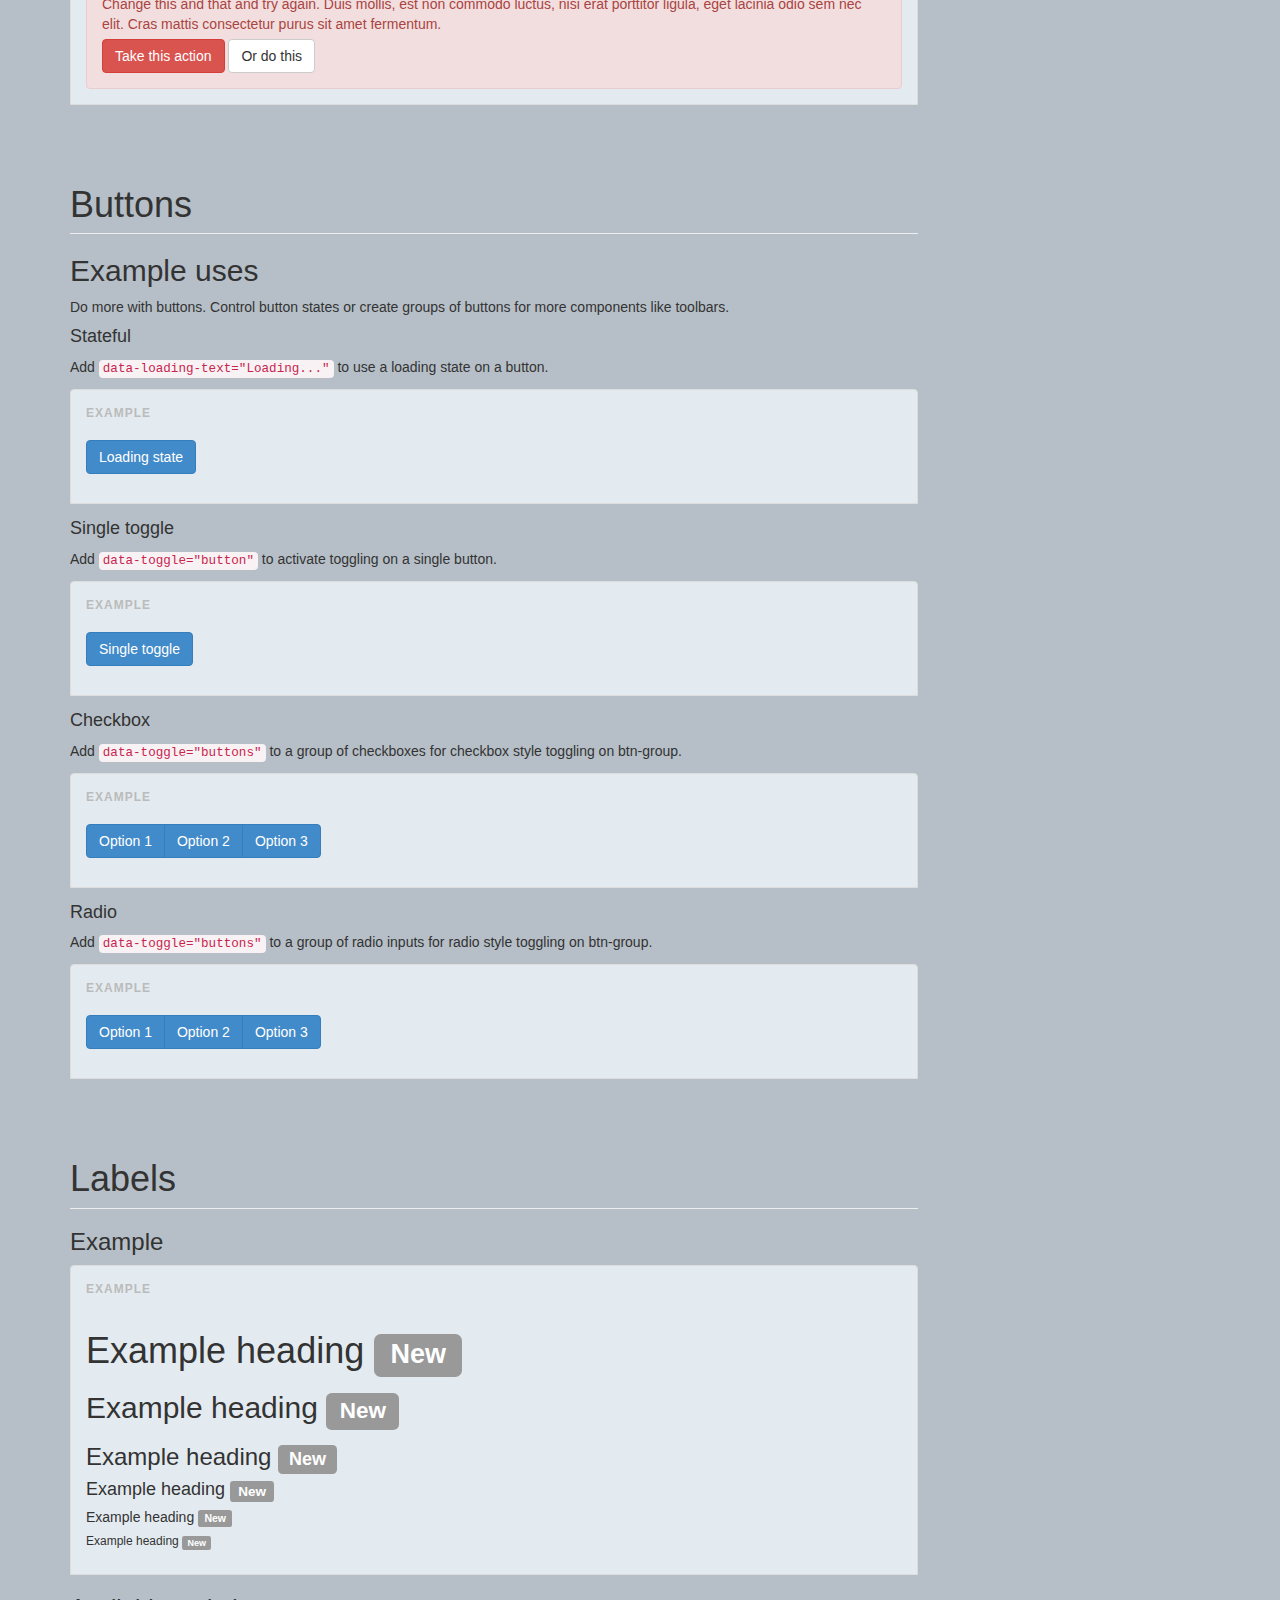
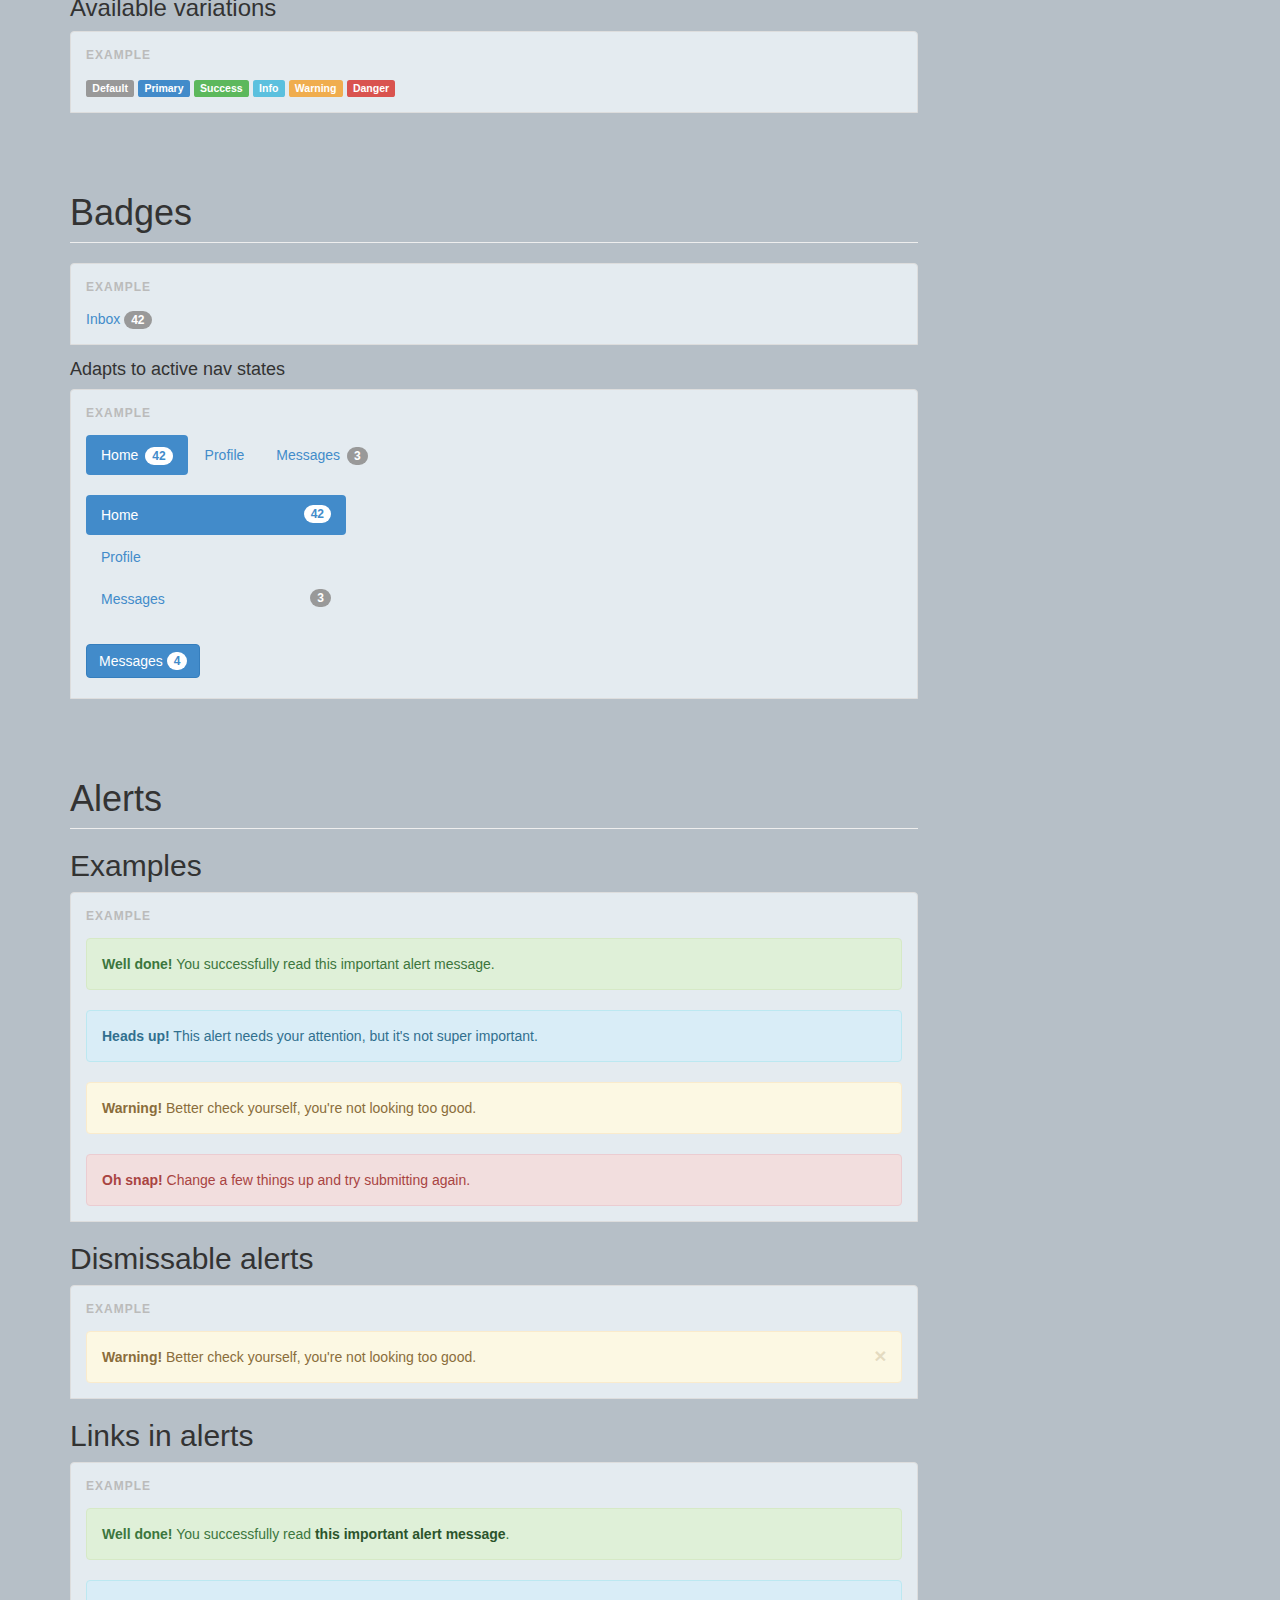
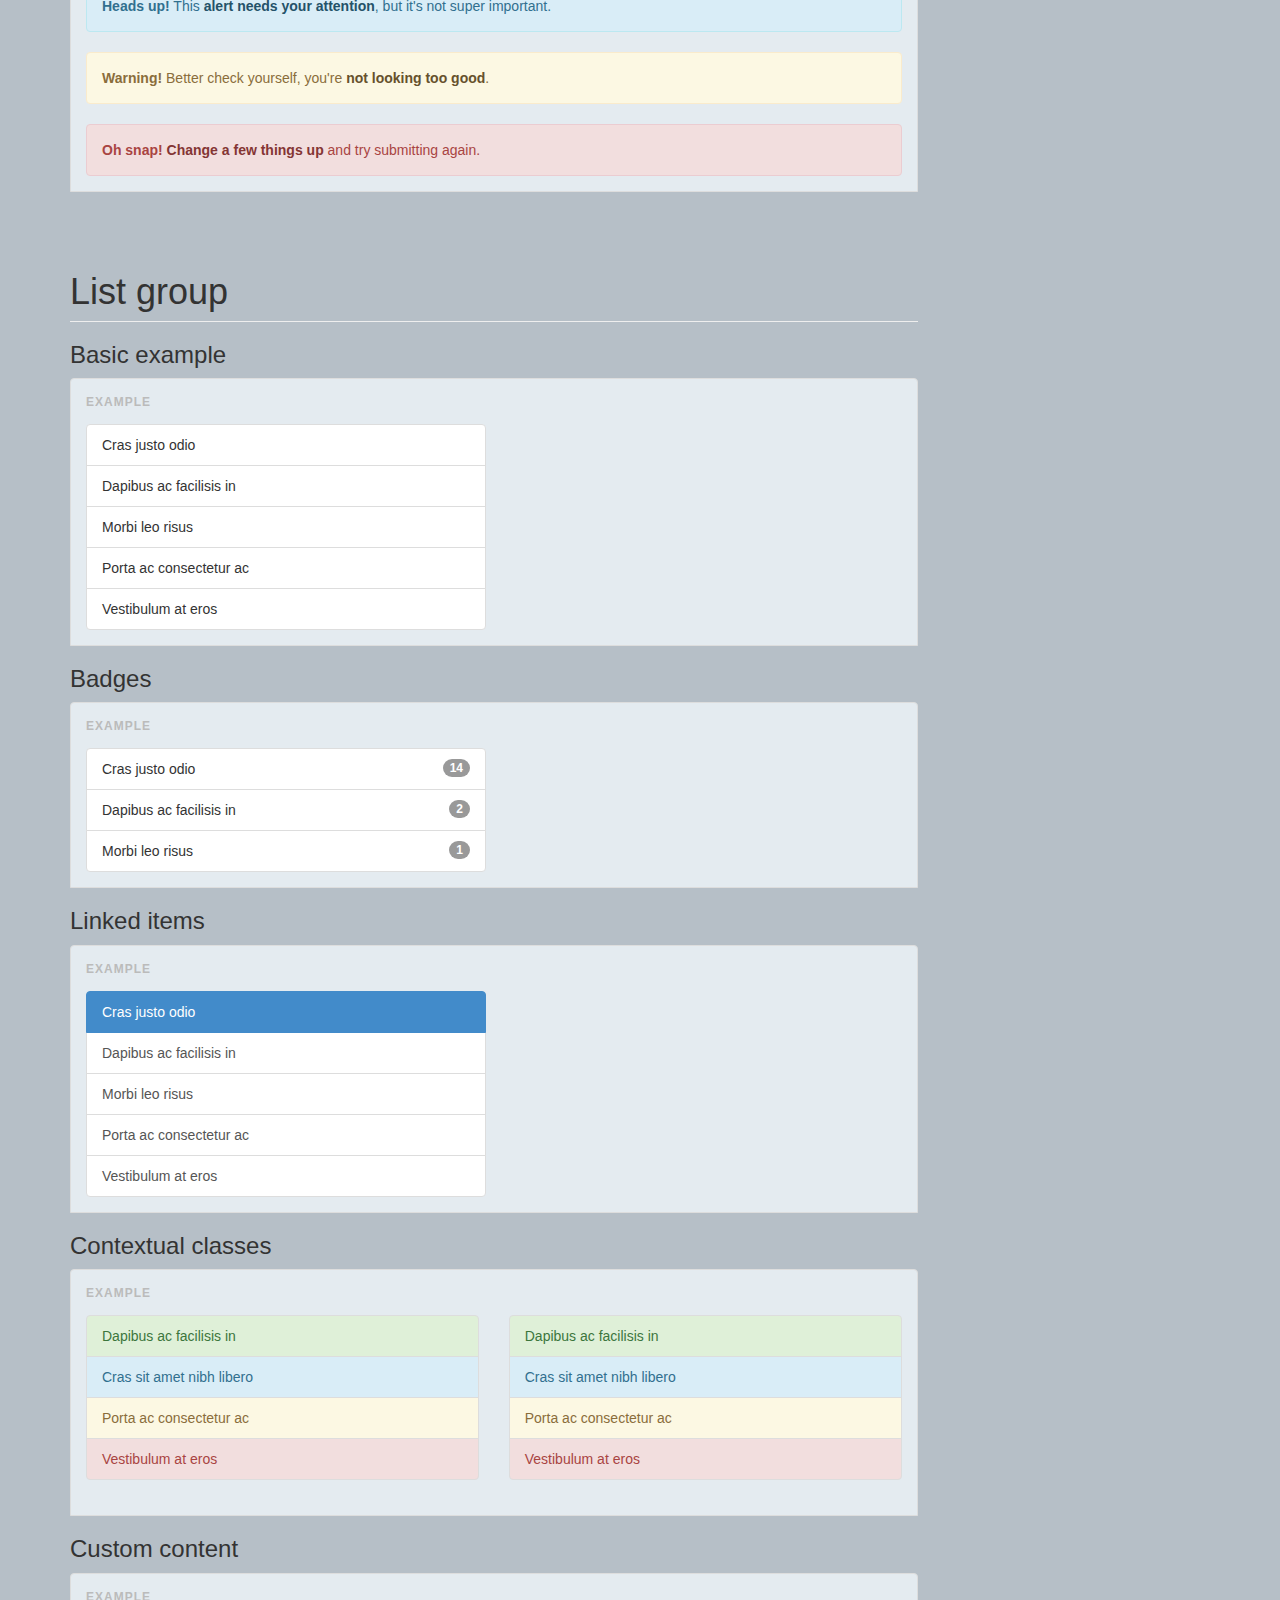
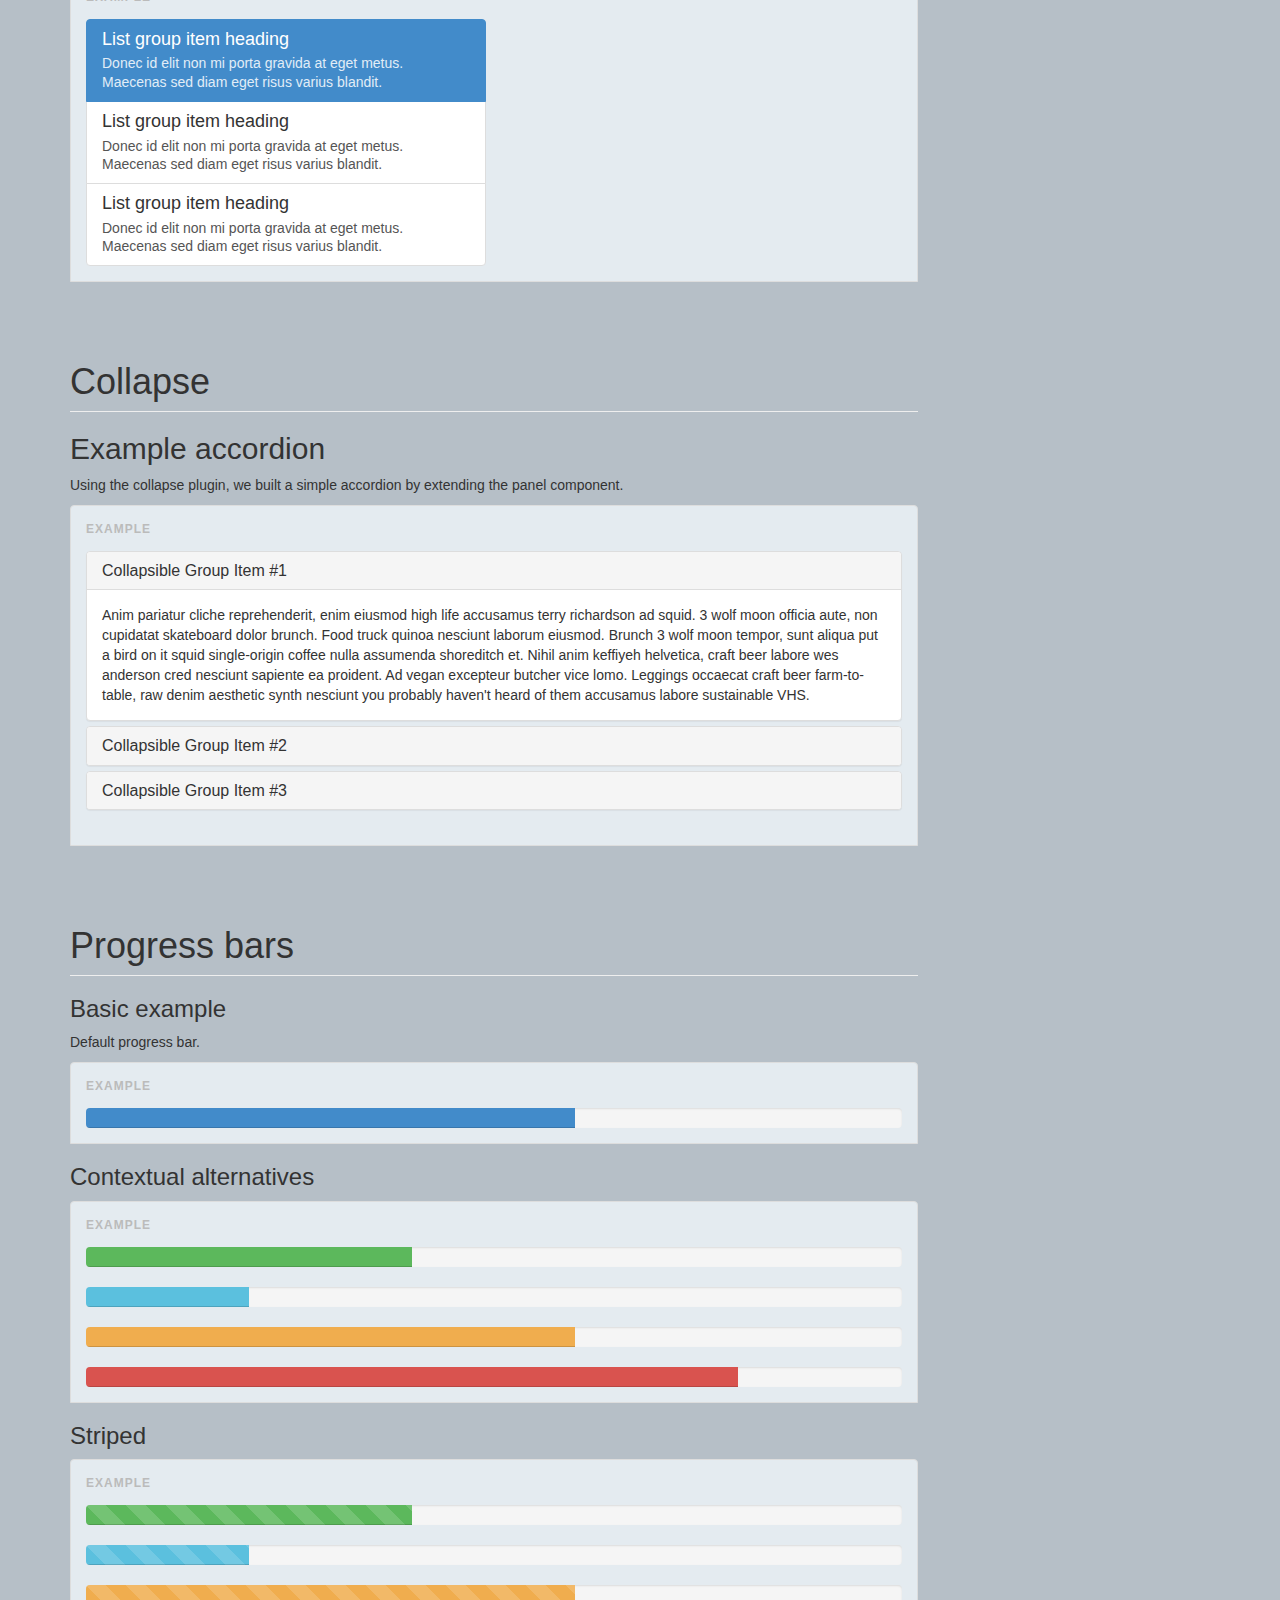
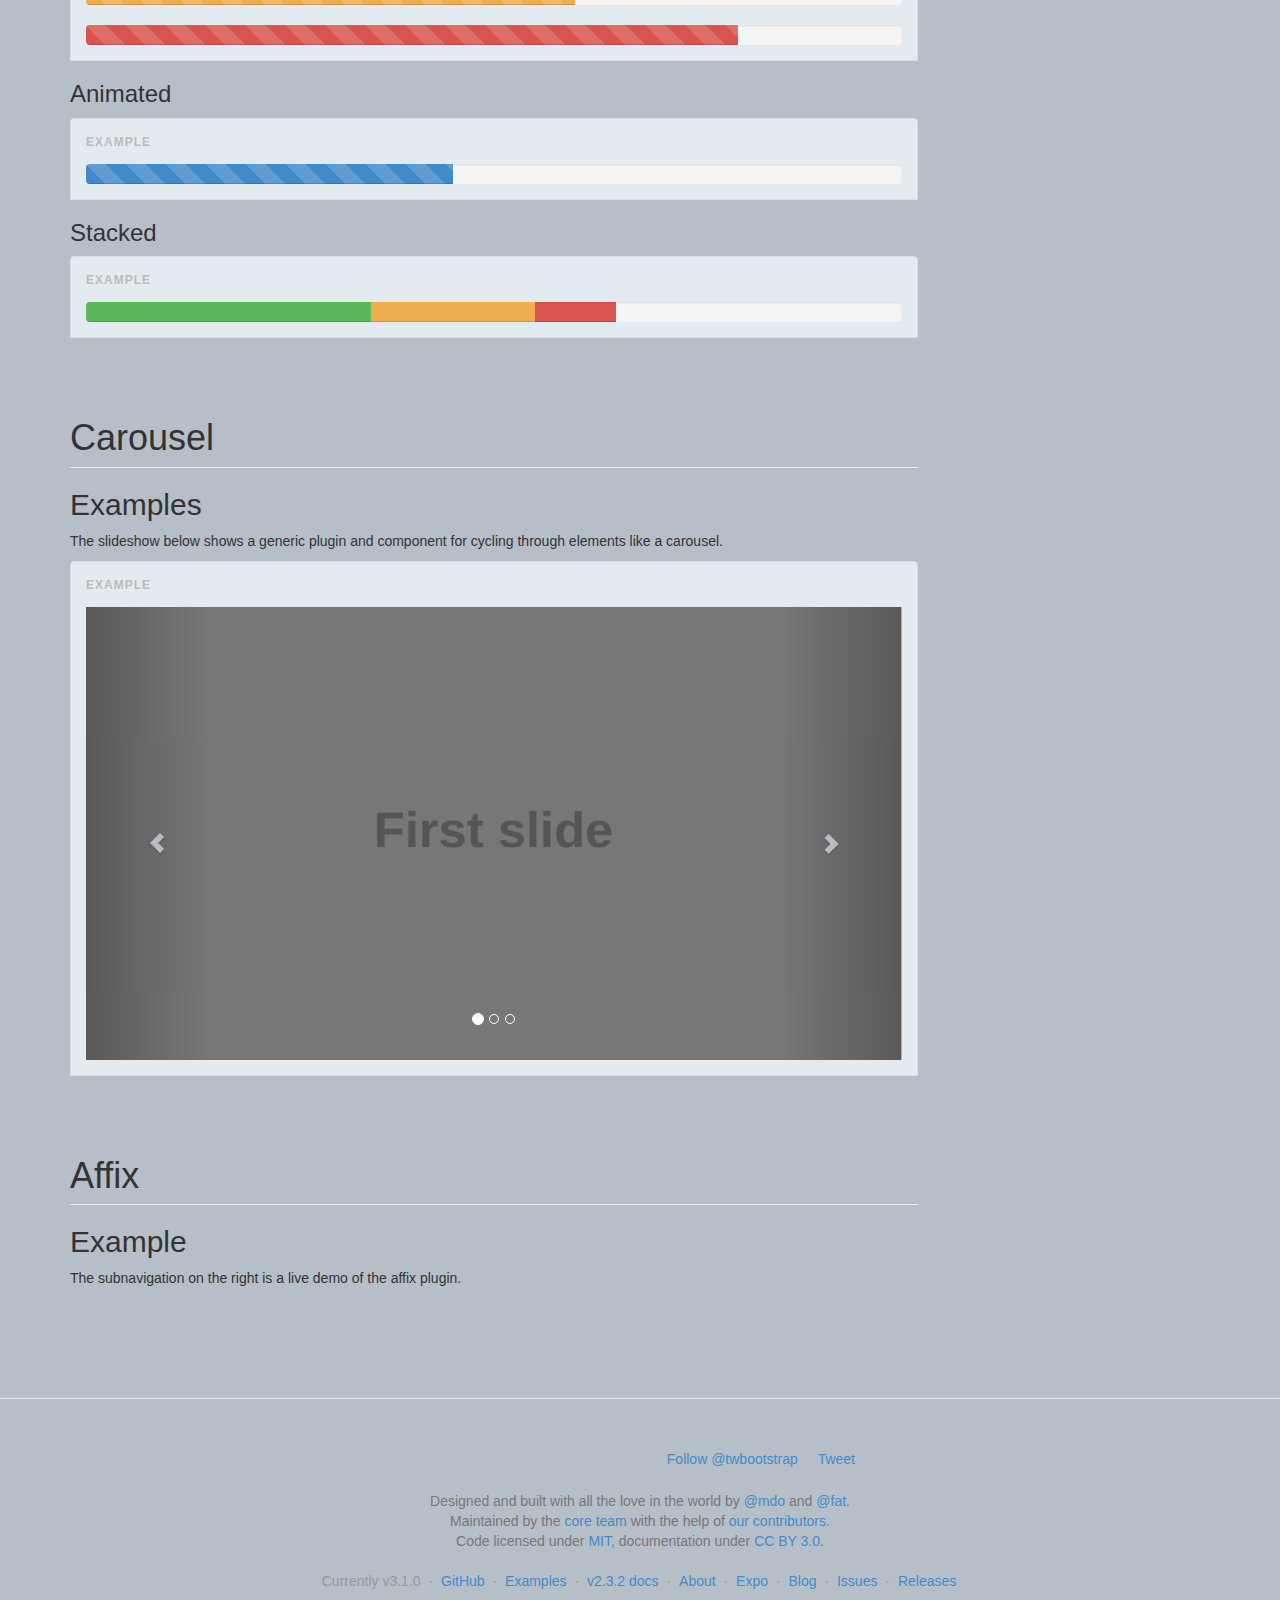
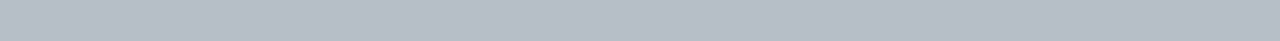
<file: patterns/index.html>
<!DOCTYPE html>
<html lang="en">
  <head>
    <!-- Meta, title, CSS, favicons, etc. -->
    <meta charset="utf-8">
<meta http-equiv="X-UA-Compatible" content="IE=edge">
<meta name="viewport" content="width=device-width, initial-scale=1">
<meta name="description" content="Bootstrap, a sleek, intuitive, and powerful mobile first front-end framework for faster and easier web development.">
<meta name="keywords" content="HTML, CSS, JS, JavaScript, framework, bootstrap, front-end, frontend, web development">
<meta name="author" content="Mark Otto, Jacob Thornton, and Wikia contributors">

<title>
   
    Patterns
  
</title>

<!-- Wikia core CSS -->
<link href="../dist/css/bootstrap.min.css" rel="stylesheet">

<!-- Documentation extras -->
<link href="../assets/css/docs.min.css" rel="stylesheet">
<!--[if lt IE 9]><script src="../assets/js/ie8-responsive-file-warning.js"></script><![endif]-->

<!-- HTML5 shim and Respond.js IE8 support of HTML5 elements and media queries -->
<!--[if lt IE 9]>
  <script src="https://oss.maxcdn.com/libs/html5shiv/3.7.0/html5shiv.js"></script>
  <script src="https://oss.maxcdn.com/libs/respond.js/1.4.2/respond.min.js"></script>
<![endif]-->

<!-- Favicons -->
<link rel="apple-touch-icon-precomposed" sizes="144x144" href="../assets/ico/apple-touch-icon-144-precomposed.png">
                               <link rel="shortcut icon" href="../assets/ico/favicon.ico">

<script>
  var _gaq = _gaq || [];
  _gaq.push(['_setAccount', 'UA-146052-10']);
  _gaq.push(['_trackPageview']);
  (function() {
    var ga = document.createElement('script'); ga.async = true;
    ga.src = ('https:' == document.location.protocol ? 'https://ssl' : 'http://www') + '.google-analytics.com/ga.js';
    var s = document.getElementsByTagName('script')[0]; s.parentNode.insertBefore(ga, s);
  })();
</script>

  </head>
  <body>
    <a class="sr-only" href="#content">Skip to main content</a>

    <!-- Docs master nav -->
    <header class="navbar navbar-static-top bs-docs-nav" role="banner" id="top">
  <div class="container">
    <div class="navbar-header">
      <button class="navbar-toggle" type="button" data-toggle="collapse" data-target=".bs-navbar-collapse">
        <span class="sr-only">Toggle navigation</span>
        <span class="icon-bar"></span>
        <span class="icon-bar"></span>
        <span class="icon-bar"></span>
      </button>
      <a href="../index.html" class="navbar-brand">Wikia</a>
    </div>
    <nav class="collapse navbar-collapse bs-navbar-collapse" role="navigation">
      <ul class="nav navbar-nav">
        <li>
          <a href="../base/index.html">Base</a>
        </li>
        <li>
          <a href="../content/index.html">Content</a>
        </li>
        <li>
          <a href="../chrome/index.html">Chrome</a>
        </li>
        <li class="active">
          <a href="../patterns/index.html">Patterns</a>
        </li>
      </ul>
    </nav>
  </div>
</header>


    <!-- Docs page layout -->
    <div class="bs-header" id="content">
      <div class="container">
        <h1>Patterns</h1>
        <p>A step past standard page chrome: our modals, popovers, progress bars, loading indicators and other essential but slightly obfuscated components.</p>

      </div>
    </div>

    <div class="container bs-docs-container">

      <div class="row">
        <div class="col-md-9" role="main">
 
<!-- Transitions
================================================== -->
<div class="bs-docs-section">
  <h1 id="transitions" class="page-header">Transitions</h1>

  <h3>About transitions</h3>
  <p>For simple transition effects, include <code>transition.js</code> once alongside the other JS files. If you're using the compiled (or minified) <code>bootstrap.js</code>, there is no need to include this&mdash;it's already there.</p>
  <h3>What's inside</h3>
  <p>Transition.js is a basic helper for <code>transitionEnd</code> events as well as a CSS transition emulator. It's used by the other plugins to check for CSS transition support and to catch hanging transitions.</p>
</div>



<!-- Modal
================================================== -->
<div class="bs-docs-section">
  <h1 id="modals" class="page-header">Modals</h1>

  <h2 id="modals-examples">Examples</h2>
  <p>Modals are streamlined, but flexible, dialog prompts with the minimum required functionality and smart defaults.</p>


  <h3>Static example</h3>
  <p>A rendered modal with header, body, and set of actions in the footer.</p>
  <div class="bs-example bs-example-modal">
    <div class="modal">
      <div class="modal-dialog">
        <div class="modal-content">
          <div class="modal-header">
            <button type="button" class="close" data-dismiss="modal" aria-hidden="true">&times;</button>
            <h4 class="modal-title">Modal title</h4>
          </div>
          <div class="modal-body">
            <p>One fine body&hellip;</p>
          </div>
          <div class="modal-footer">
            <button type="button" class="btn btn-default" data-dismiss="modal">Close</button>
            <button type="button" class="btn btn-primary">Save changes</button>
          </div>
        </div><!-- /.modal-content -->
      </div><!-- /.modal-dialog -->
    </div><!-- /.modal -->
  </div><!-- /example -->


  <h3>Live demo</h3>
  <p>Toggle a modal via JavaScript by clicking the button below. It will slide down and fade in from the top of the page.</p>
  <!-- sample modal content -->
  <div id="myModal" class="modal fade" tabindex="-1" role="dialog" aria-labelledby="myModalLabel" aria-hidden="true">
    <div class="modal-dialog">
      <div class="modal-content">

        <div class="modal-header">
          <button type="button" class="close" data-dismiss="modal" aria-hidden="true">&times;</button>
          <h4 class="modal-title" id="myModalLabel">Modal Heading</h4>
        </div>
        <div class="modal-body">
          <h4>Text in a modal</h4>
          <p>Duis mollis, est non commodo luctus, nisi erat porttitor ligula.</p>

          <h4>Popover in a modal</h4>
          <p>This <a href="#" role="button" class="btn btn-default popover-test" title="A Title" data-content="And here's some amazing content. It's very engaging. right?">button</a> should trigger a popover on click.</p>

          <h4>Tooltips in a modal</h4>
          <p><a href="#" class="tooltip-test" title="Tooltip">This link</a> and <a href="#" class="tooltip-test" title="Tooltip">that link</a> should have tooltips on hover.</p>

          <hr>

          <h4>Overflowing text to show scroll behavior</h4>
          <p>Cras mattis consectetur purus sit amet fermentum. Cras justo odio, dapibus ac facilisis in, egestas eget quam. Morbi leo risus, porta ac consectetur ac, vestibulum at eros.</p>
          <p>Praesent commodo cursus magna, vel scelerisque nisl consectetur et. Vivamus sagittis lacus vel augue laoreet rutrum faucibus dolor auctor.</p>
          <p>Aenean lacinia bibendum nulla sed consectetur. Praesent commodo cursus magna, vel scelerisque nisl consectetur et. Donec sed odio dui. Donec ullamcorper nulla non metus auctor fringilla.</p>
          <p>Cras mattis consectetur purus sit amet fermentum. Cras justo odio, dapibus ac facilisis in, egestas eget quam. Morbi leo risus, porta ac consectetur ac, vestibulum at eros.</p>
          <p>Praesent commodo cursus magna, vel scelerisque nisl consectetur et. Vivamus sagittis lacus vel augue laoreet rutrum faucibus dolor auctor.</p>
          <p>Aenean lacinia bibendum nulla sed consectetur. Praesent commodo cursus magna, vel scelerisque nisl consectetur et. Donec sed odio dui. Donec ullamcorper nulla non metus auctor fringilla.</p>
          <p>Cras mattis consectetur purus sit amet fermentum. Cras justo odio, dapibus ac facilisis in, egestas eget quam. Morbi leo risus, porta ac consectetur ac, vestibulum at eros.</p>
          <p>Praesent commodo cursus magna, vel scelerisque nisl consectetur et. Vivamus sagittis lacus vel augue laoreet rutrum faucibus dolor auctor.</p>
          <p>Aenean lacinia bibendum nulla sed consectetur. Praesent commodo cursus magna, vel scelerisque nisl consectetur et. Donec sed odio dui. Donec ullamcorper nulla non metus auctor fringilla.</p>
        </div>
        <div class="modal-footer">
          <button type="button" class="btn btn-default" data-dismiss="modal">Close</button>
          <button type="button" class="btn btn-primary">Save changes</button>
        </div>

      </div><!-- /.modal-content -->
    </div><!-- /.modal-dialog -->
  </div><!-- /.modal -->

  <div class="bs-example" style="padding-bottom: 24px;">
    <button class="btn btn-primary btn-lg" data-toggle="modal" data-target="#myModal">
      Launch demo modal
    </button>
  </div><!-- /example -->




  <h2 id="modals-sizes">Optional sizes</h2>
  <p>Modals have two optional sizes, available via modifier classes to be placed on a <code>.modal-dialog</code>.</p>
  <div class="bs-example">
    <button class="btn btn-primary" data-toggle="modal" data-target=".bs-modal-lg">Large modal</button>
    <button class="btn btn-primary" data-toggle="modal" data-target=".bs-modal-sm">Small modal</button>
  </div>


  <!--  Modal content for the above example -->
  <div class="modal fade bs-modal-lg" tabindex="-1" role="dialog" aria-labelledby="myLargeModalLabel" aria-hidden="true">
    <div class="modal-dialog modal-lg">
      <div class="modal-content">

        <div class="modal-header">
          <button type="button" class="close" data-dismiss="modal" aria-hidden="true">&times;</button>
          <h4 class="modal-title" id="myLargeModalLabel">Large modal</h4>
        </div>
        <div class="modal-body">
          ...
        </div>
      </div><!-- /.modal-content -->
    </div><!-- /.modal-dialog -->
  </div><!-- /.modal -->
  <div class="modal fade bs-modal-sm" tabindex="-1" role="dialog" aria-labelledby="mySmallModalLabel" aria-hidden="true">
    <div class="modal-dialog modal-sm">
      <div class="modal-content">

        <div class="modal-header">
          <button type="button" class="close" data-dismiss="modal" aria-hidden="true">&times;</button>
          <h4 class="modal-title" id="mySmallModalLabel">Small modal</h4>
        </div>
        <div class="modal-body">
          ...
        </div>
      </div><!-- /.modal-content -->
    </div><!-- /.modal-dialog -->
  </div><!-- /.modal -->

</div>



<!-- Dropdowns
================================================== -->
<div class="bs-docs-section">
  <h1 id="dropdowns" class="page-header">Dropdowns</h1>

  <h2 id="dropdowns-examples">Examples</h2>
  <p>Add dropdown menus to nearly anything with this simple plugin, including the navbar, tabs, and pills.</p>

  <h3>Within a navbar</h3>
  <div class="bs-example">
    <nav id="navbar-example" class="navbar navbar-default navbar-static" role="navigation">
      <div class="container-fluid">
        <div class="navbar-header">
          <button class="navbar-toggle" type="button" data-toggle="collapse" data-target=".bs-js-navbar-collapse">
            <span class="sr-only">Toggle navigation</span>
            <span class="icon-bar"></span>
            <span class="icon-bar"></span>
            <span class="icon-bar"></span>
          </button>
          <a class="navbar-brand" href="#">Project Name</a>
        </div>
        <div class="collapse navbar-collapse bs-js-navbar-collapse">
          <ul class="nav navbar-nav">
            <li class="dropdown">
              <a id="drop1" href="#" role="button" class="dropdown-toggle" data-toggle="dropdown">Dropdown <b class="caret"></b></a>
              <ul class="dropdown-menu" role="menu" aria-labelledby="drop1">
                <li role="presentation"><a role="menuitem" tabindex="-1" href="http://twitter.com/fat">Action</a></li>
                <li role="presentation"><a role="menuitem" tabindex="-1" href="http://twitter.com/fat">Another action</a></li>
                <li role="presentation"><a role="menuitem" tabindex="-1" href="http://twitter.com/fat">Something else here</a></li>
                <li role="presentation" class="divider"></li>
                <li role="presentation"><a role="menuitem" tabindex="-1" href="http://twitter.com/fat">Separated link</a></li>
              </ul>
            </li>
            <li class="dropdown">
              <a href="#" id="drop2" role="button" class="dropdown-toggle" data-toggle="dropdown">Dropdown 2 <b class="caret"></b></a>
              <ul class="dropdown-menu" role="menu" aria-labelledby="drop2">
                <li role="presentation"><a role="menuitem" tabindex="-1" href="http://twitter.com/fat">Action</a></li>
                <li role="presentation"><a role="menuitem" tabindex="-1" href="http://twitter.com/fat">Another action</a></li>
                <li role="presentation"><a role="menuitem" tabindex="-1" href="http://twitter.com/fat">Something else here</a></li>
                <li role="presentation" class="divider"></li>
                <li role="presentation"><a role="menuitem" tabindex="-1" href="http://twitter.com/fat">Separated link</a></li>
              </ul>
            </li>
          </ul>
          <ul class="nav navbar-nav navbar-right">
            <li id="fat-menu" class="dropdown">
              <a href="#" id="drop3" role="button" class="dropdown-toggle" data-toggle="dropdown">Dropdown 3 <b class="caret"></b></a>
              <ul class="dropdown-menu" role="menu" aria-labelledby="drop3">
                <li role="presentation"><a role="menuitem" tabindex="-1" href="http://twitter.com/fat">Action</a></li>
                <li role="presentation"><a role="menuitem" tabindex="-1" href="http://twitter.com/fat">Another action</a></li>
                <li role="presentation"><a role="menuitem" tabindex="-1" href="http://twitter.com/fat">Something else here</a></li>
                <li role="presentation" class="divider"></li>
                <li role="presentation"><a role="menuitem" tabindex="-1" href="http://twitter.com/fat">Separated link</a></li>
              </ul>
            </li>
          </ul>
        </div><!-- /.nav-collapse -->
      </div><!-- /.container-fluid -->
    </nav> <!-- /navbar-example -->
  </div> <!-- /example -->

  <h3>Within pills</h3>
  <div class="bs-example">
    <ul class="nav nav-pills">
      <li class="active"><a href="#">Regular link</a></li>
      <li class="dropdown">
        <a id="drop4" role="button" data-toggle="dropdown" href="#">Dropdown <b class="caret"></b></a>
        <ul id="menu1" class="dropdown-menu" role="menu" aria-labelledby="drop4">
          <li role="presentation"><a role="menuitem" tabindex="-1" href="http://twitter.com/fat">Action</a></li>
          <li role="presentation"><a role="menuitem" tabindex="-1" href="http://twitter.com/fat">Another action</a></li>
          <li role="presentation"><a role="menuitem" tabindex="-1" href="http://twitter.com/fat">Something else here</a></li>
          <li role="presentation" class="divider"></li>
          <li role="presentation"><a role="menuitem" tabindex="-1" href="http://twitter.com/fat">Separated link</a></li>
        </ul>
      </li>
      <li class="dropdown">
        <a id="drop5" role="button" data-toggle="dropdown" href="#">Dropdown 2 <b class="caret"></b></a>
        <ul id="menu2" class="dropdown-menu" role="menu" aria-labelledby="drop5">
          <li role="presentation"><a role="menuitem" tabindex="-1" href="http://twitter.com/fat">Action</a></li>
          <li role="presentation"><a role="menuitem" tabindex="-1" href="http://twitter.com/fat">Another action</a></li>
          <li role="presentation"><a role="menuitem" tabindex="-1" href="http://twitter.com/fat">Something else here</a></li>
          <li role="presentation" class="divider"></li>
          <li role="presentation"><a role="menuitem" tabindex="-1" href="http://twitter.com/fat">Separated link</a></li>
        </ul>
      </li>
      <li class="dropdown">
        <a id="drop6" role="button" data-toggle="dropdown" href="#">Dropdown 3 <b class="caret"></b></a>
        <ul id="menu3" class="dropdown-menu" role="menu" aria-labelledby="drop6">
          <li role="presentation"><a role="menuitem" tabindex="-1" href="http://twitter.com/fat">Action</a></li>
          <li role="presentation"><a role="menuitem" tabindex="-1" href="http://twitter.com/fat">Another action</a></li>
          <li role="presentation"><a role="menuitem" tabindex="-1" href="http://twitter.com/fat">Something else here</a></li>
          <li role="presentation" class="divider"></li>
          <li role="presentation"><a role="menuitem" tabindex="-1" href="http://twitter.com/fat">Separated link</a></li>
        </ul>
      </li>
    </ul> <!-- /pills -->
  </div> <!-- /example -->


</div>




<!-- Tabs
================================================== -->
<div class="bs-docs-section">
  <h1 id="tabs" class="page-header">Togglable tabs</h1>

  <h2 id="tabs-examples">Example tabs</h2>
  <p>Add quick, dynamic tab functionality to transition through panes of local content, even via dropdown menus.</p>
  <div class="bs-example bs-example-tabs">
    <ul id="myTab" class="nav nav-tabs">
      <li class="active"><a href="#home" data-toggle="tab">Home</a></li>
      <li><a href="#profile" data-toggle="tab">Profile</a></li>
      <li class="dropdown">
        <a href="#" id="myTabDrop1" class="dropdown-toggle" data-toggle="dropdown">Dropdown <b class="caret"></b></a>
        <ul class="dropdown-menu" role="menu" aria-labelledby="myTabDrop1">
          <li><a href="#dropdown1" tabindex="-1" data-toggle="tab">@fat</a></li>
          <li><a href="#dropdown2" tabindex="-1" data-toggle="tab">@mdo</a></li>
        </ul>
      </li>
    </ul>
    <div id="myTabContent" class="tab-content">
      <div class="tab-pane fade in active" id="home">
        <p>Raw denim you probably haven't heard of them jean shorts Austin. Nesciunt tofu stumptown aliqua, retro synth master cleanse. Mustache cliche tempor, williamsburg carles vegan helvetica. Reprehenderit butcher retro keffiyeh dreamcatcher synth. Cosby sweater eu banh mi, qui irure terry richardson ex squid. Aliquip placeat salvia cillum iphone. Seitan aliquip quis cardigan american apparel, butcher voluptate nisi qui.</p>
      </div>
      <div class="tab-pane fade" id="profile">
        <p>Food truck fixie locavore, accusamus mcsweeney's marfa nulla single-origin coffee squid. Exercitation +1 labore velit, blog sartorial PBR leggings next level wes anderson artisan four loko farm-to-table craft beer twee. Qui photo booth letterpress, commodo enim craft beer mlkshk aliquip jean shorts ullamco ad vinyl cillum PBR. Homo nostrud organic, assumenda labore aesthetic magna delectus mollit. Keytar helvetica VHS salvia yr, vero magna velit sapiente labore stumptown. Vegan fanny pack odio cillum wes anderson 8-bit, sustainable jean shorts beard ut DIY ethical culpa terry richardson biodiesel. Art party scenester stumptown, tumblr butcher vero sint qui sapiente accusamus tattooed echo park.</p>
      </div>
      <div class="tab-pane fade" id="dropdown1">
        <p>Etsy mixtape wayfarers, ethical wes anderson tofu before they sold out mcsweeney's organic lomo retro fanny pack lo-fi farm-to-table readymade. Messenger bag gentrify pitchfork tattooed craft beer, iphone skateboard locavore carles etsy salvia banksy hoodie helvetica. DIY synth PBR banksy irony. Leggings gentrify squid 8-bit cred pitchfork. Williamsburg banh mi whatever gluten-free, carles pitchfork biodiesel fixie etsy retro mlkshk vice blog. Scenester cred you probably haven't heard of them, vinyl craft beer blog stumptown. Pitchfork sustainable tofu synth chambray yr.</p>
      </div>
      <div class="tab-pane fade" id="dropdown2">
        <p>Trust fund seitan letterpress, keytar raw denim keffiyeh etsy art party before they sold out master cleanse gluten-free squid scenester freegan cosby sweater. Fanny pack portland seitan DIY, art party locavore wolf cliche high life echo park Austin. Cred vinyl keffiyeh DIY salvia PBR, banh mi before they sold out farm-to-table VHS viral locavore cosby sweater. Lomo wolf viral, mustache readymade thundercats keffiyeh craft beer marfa ethical. Wolf salvia freegan, sartorial keffiyeh echo park vegan.</p>
      </div>
    </div>
  </div><!-- /example -->

</div>



<!-- Tooltips
================================================== -->
<div class="bs-docs-section">
  <h1 id="tooltips" class="page-header">Tooltips </h1>

  <h2 id="tooltips-examples">Examples</h2>
  <p>Inspired by the excellent jQuery.tipsy plugin written by Jason Frame; Tooltips are an updated version, which don't rely on images, use CSS3 for animations, and data-attributes for local title storage.</p>
  <p>Hover over the links below to see tooltips:</p>
  <div class="bs-example tooltip-demo">
    <p class="muted" style="margin-bottom: 0;">Tight pants next level keffiyeh <a href="#" data-toggle="tooltip" title="Default tooltip">you probably</a> haven't heard of them. Photo booth beard raw denim letterpress vegan messenger bag stumptown. Farm-to-table seitan, mcsweeney's fixie sustainable quinoa 8-bit american apparel <a href="#" data-toggle="tooltip" title="Another tooltip">have a</a> terry richardson vinyl chambray. Beard stumptown, cardigans banh mi lomo thundercats. Tofu biodiesel williamsburg marfa, four loko mcsweeney's cleanse vegan chambray. A really ironic artisan <a href="#" data-toggle="tooltip" title="Another one here too">whatever keytar</a>, scenester farm-to-table banksy Austin <a href="#" data-toggle="tooltip" title="The last tip!">twitter handle</a> freegan cred raw denim single-origin coffee viral.
    </p>
  </div><!-- /example -->

  <h3>Four directions</h3>
  <div class="bs-example tooltip-demo">
    <div class="bs-example-tooltips">
      <button type="button" class="btn btn-default" data-toggle="tooltip" data-placement="left" title="Tooltip on left">Tooltip on left</button>
      <button type="button" class="btn btn-default" data-toggle="tooltip" data-placement="top" title="Tooltip on top">Tooltip on top</button>
      <button type="button" class="btn btn-default" data-toggle="tooltip" data-placement="bottom" title="Tooltip on bottom">Tooltip on bottom</button>
      <button type="button" class="btn btn-default" data-toggle="tooltip" data-placement="right" title="Tooltip on right">Tooltip on right</button>
    </div>
  </div><!-- /example -->

</div>

<!-- Popovers
================================================== -->
<div class="bs-docs-section">
  <h1 id="popovers" class="page-header">Popovers</h1>

  <h2 id="popovers-examples">Examples</h2>
  <p>Add small overlays of content, like those on the iPad, to any element for housing secondary information.</p>

 

  <h3>Static popover</h3>
  <p>Four options are available: top, right, bottom, and left aligned.</p>
  <div class="bs-example bs-example-popover">
    <div class="popover top">
      <div class="arrow"></div>
      <h3 class="popover-title">Popover top</h3>
      <div class="popover-content">
        <p>Sed posuere consectetur est at lobortis. Aenean eu leo quam. Pellentesque ornare sem lacinia quam venenatis vestibulum.</p>
      </div>
    </div>

    <div class="popover right">
      <div class="arrow"></div>
      <h3 class="popover-title">Popover right</h3>
      <div class="popover-content">
        <p>Sed posuere consectetur est at lobortis. Aenean eu leo quam. Pellentesque ornare sem lacinia quam venenatis vestibulum.</p>
      </div>
    </div>

    <div class="popover bottom">
      <div class="arrow"></div>
      <h3 class="popover-title">Popover bottom</h3>

      <div class="popover-content">
        <p>Sed posuere consectetur est at lobortis. Aenean eu leo quam. Pellentesque ornare sem lacinia quam venenatis vestibulum.</p>
      </div>
    </div>

    <div class="popover left">
      <div class="arrow"></div>
      <h3 class="popover-title">Popover left</h3>
      <div class="popover-content">
        <p>Sed posuere consectetur est at lobortis. Aenean eu leo quam. Pellentesque ornare sem lacinia quam venenatis vestibulum.</p>
      </div>
    </div>

    <div class="clearfix"></div>
  </div>

  <h3>Live demo</h3>
  <div class="bs-example" style="padding-bottom: 24px;">
    <a href="#" class="btn btn-lg btn-danger" data-toggle="popover" title="A Title" data-content="And here's some amazing content. It's very engaging. right?" role="button">Click to toggle popover</a>
  </div>

  <h4>Four directions</h4>
  <div class="bs-example tooltip-demo">
    <div class="bs-example-tooltips">
      <button type="button" class="btn btn-default" data-container="body" data-toggle="popover" data-placement="left" data-content="Vivamus sagittis lacus vel augue laoreet rutrum faucibus.">
        Popover on left
      </button>
      <button type="button" class="btn btn-default" data-container="body" data-toggle="popover" data-placement="top" data-content="Vivamus sagittis lacus vel augue laoreet rutrum faucibus.">
        Popover on top
      </button>
      <button type="button" class="btn btn-default" data-container="body" data-toggle="popover" data-placement="bottom" data-content="Vivamus sagittis lacus vel augue laoreet rutrum faucibus.">
        Popover on bottom
      </button>
      <button type="button" class="btn btn-default" data-container="body" data-toggle="popover" data-placement="right" data-content="Vivamus sagittis lacus vel augue laoreet rutrum faucibus.">
        Popover on right
      </button>
    </div>
  </div><!-- /example -->




</div>



<!-- Alert
================================================== -->
<div class="bs-docs-section">
  <h1 id="alerts" class="page-header">Alert messages</h1>

  <h2 id="alerts-examples">Example alerts</h2>
  <p>Add dismiss functionality to all alert messages with this plugin.</p>
  <div class="bs-example">
    <div class="alert alert-warning fade in">
      <button type="button" class="close" data-dismiss="alert" aria-hidden="true">&times;</button>
      <strong>Holy guacamole!</strong> Best check yo self, you're not looking too good.
    </div>
  </div><!-- /example -->

  <div class="bs-example">
    <div class="alert alert-danger fade in">
      <button type="button" class="close" data-dismiss="alert" aria-hidden="true">&times;</button>
      <h4>Oh snap! You got an error!</h4>
      <p>Change this and that and try again. Duis mollis, est non commodo luctus, nisi erat porttitor ligula, eget lacinia odio sem nec elit. Cras mattis consectetur purus sit amet fermentum.</p>
      <p>
        <button type="button" class="btn btn-danger">Take this action</button>
        <button type="button" class="btn btn-default">Or do this</button>
      </p>
    </div>
  </div><!-- /example -->


</div>



<!-- Buttons
================================================== -->
<div class="bs-docs-section">
  <h1 id="buttons" class="page-header">Buttons</h1>

  <h2 id="buttons-examples">Example uses</h2>
  <p>Do more with buttons. Control button states or create groups of buttons for more components like toolbars.</p>

  <h4>Stateful</h4>
  <p>Add <code>data-loading-text="Loading..."</code> to use a loading state on a button.</p>
  <div class="bs-example" style="padding-bottom: 24px;">
    <button type="button" id="loading-example-btn" data-loading-text="Loading..." class="btn btn-primary">
      Loading state
    </button>
  </div><!-- /example -->


  <h4>Single toggle</h4>
  <p>Add <code>data-toggle="button"</code> to activate toggling on a single button.</p>
  <div class="bs-example" style="padding-bottom: 24px;">
    <button type="button" class="btn btn-primary" data-toggle="button">Single toggle</button>
  </div><!-- /example -->


  <h4>Checkbox</h4>
  <p>Add <code>data-toggle="buttons"</code> to a group of checkboxes for checkbox style toggling on btn-group.</p>
  <div class="bs-example" style="padding-bottom: 24px;">
    <div class="btn-group" data-toggle="buttons">
      <label class="btn btn-primary">
        <input type="checkbox"> Option 1
      </label>
      <label class="btn btn-primary">
        <input type="checkbox"> Option 2
      </label>
      <label class="btn btn-primary">
        <input type="checkbox"> Option 3
      </label>
    </div>
  </div><!-- /example -->


  <h4>Radio</h4>
  <p>Add <code>data-toggle="buttons"</code> to a group of radio inputs for radio style toggling on btn-group.</p>
  <div class="bs-example" style="padding-bottom: 24px;">
    <div class="btn-group" data-toggle="buttons">
      <label class="btn btn-primary">
        <input type="radio" name="options" id="option1"> Option 1
      </label>
      <label class="btn btn-primary">
        <input type="radio" name="options" id="option2"> Option 2
      </label>
      <label class="btn btn-primary">
        <input type="radio" name="options" id="option3"> Option 3
      </label>
    </div>
  </div><!-- /example -->


</div>



<!-- Labels
================================================== -->
<div class="bs-docs-section">
  <h1 id="labels" class="page-header">Labels</h1>

  <h3>Example</h3>
  <div class="bs-example">
    <h1>Example heading <span class="label label-default">New</span></h1>
    <h2>Example heading <span class="label label-default">New</span></h2>
    <h3>Example heading <span class="label label-default">New</span></h3>
    <h4>Example heading <span class="label label-default">New</span></h4>
    <h5>Example heading <span class="label label-default">New</span></h5>
    <h6>Example heading <span class="label label-default">New</span></h6>
  </div>


  <h3>Available variations</h3>
  <div class="bs-example">
    <span class="label label-default">Default</span>
    <span class="label label-primary">Primary</span>
    <span class="label label-success">Success</span>
    <span class="label label-info">Info</span>
    <span class="label label-warning">Warning</span>
    <span class="label label-danger">Danger</span>
  </div>

</div>



<!-- Badges
================================================== -->
<div class="bs-docs-section">
  <h1 id="badges" class="page-header">Badges</h1>

  <div class="bs-example">
    <a href="#">Inbox <span class="badge">42</span></a>
  </div>


  <h4>Adapts to active nav states</h4>
  <div class="bs-example">
    <ul class="nav nav-pills">
      <li class="active"><a href="#">Home <span class="badge">42</span></a></li>
      <li><a href="#">Profile</a></li>
      <li><a href="#">Messages <span class="badge">3</span></a></li>
    </ul>
    <br>
    <ul class="nav nav-pills nav-stacked" style="max-width: 260px;">
      <li class="active">
        <a href="#">
          <span class="badge pull-right">42</span>
          Home
        </a>
      </li>
      <li><a href="#">Profile</a></li>
      <li>
        <a href="#">
          <span class="badge pull-right">3</span>
          Messages
        </a>
      </li>
    </ul>
    <br>
    <button class="btn btn-primary" type="button">
      Messages <span class="badge">4</span>
    </button>
  </div>

</div>

<!-- Alerts
================================================== -->
<div class="bs-docs-section">
  <h1 id="alerts" class="page-header">Alerts</h1>


  <h2 id="alerts-examples">Examples</h2>

 

  <div class="bs-example">
    <div class="alert alert-success">
      <strong>Well done!</strong> You successfully read this important alert message.
    </div>
    <div class="alert alert-info">
      <strong>Heads up!</strong> This alert needs your attention, but it's not super important.
    </div>
    <div class="alert alert-warning">
      <strong>Warning!</strong> Better check yourself, you're not looking too good.
    </div>
    <div class="alert alert-danger">
      <strong>Oh snap!</strong> Change a few things up and try submitting again.
    </div>
  </div>


  <h2 id="alerts-dismissable">Dismissable alerts</h2>
  <div class="bs-example">
    <div class="alert alert-warning alert-dismissable">
      <button type="button" class="close" data-dismiss="alert" aria-hidden="true">&times;</button>
      <strong>Warning!</strong> Better check yourself, you're not looking too good.
    </div>
  </div>



  <h2 id="alerts-links">Links in alerts</h2>
  <div class="bs-example">
    <div class="alert alert-success">
      <strong>Well done!</strong> You successfully read <a href="#" class="alert-link">this important alert message</a>.
    </div>
    <div class="alert alert-info">
      <strong>Heads up!</strong> This <a href="#" class="alert-link">alert needs your attention</a>, but it's not super important.
    </div>
    <div class="alert alert-warning">
      <strong>Warning!</strong> Better check yourself, you're <a href="#" class="alert-link">not looking too good</a>.
    </div>
    <div class="alert alert-danger">
      <strong>Oh snap!</strong> <a href="#" class="alert-link">Change a few things up</a> and try submitting again.
    </div>
  </div>

</div>




<!-- List group
================================================== -->
<div class="bs-docs-section">
  <h1 id="list-group" class="page-header">List group</h1>


  <h3 id="list-group-basic">Basic example</h3>
  <div class="bs-example">
    <ul class="list-group">
      <li class="list-group-item">Cras justo odio</li>
      <li class="list-group-item">Dapibus ac facilisis in</li>
      <li class="list-group-item">Morbi leo risus</li>
      <li class="list-group-item">Porta ac consectetur ac</li>
      <li class="list-group-item">Vestibulum at eros</li>
    </ul>
  </div>


  <h3 id="list-group-badges">Badges</h3>
  <div class="bs-example">
    <ul class="list-group">
      <li class="list-group-item">
        <span class="badge">14</span>
        Cras justo odio
      </li>
      <li class="list-group-item">
        <span class="badge">2</span>
        Dapibus ac facilisis in
      </li>
      <li class="list-group-item">
        <span class="badge">1</span>
        Morbi leo risus
      </li>
    </ul>
  </div>


  <h3 id="list-group-linked">Linked items</h3>
  <div class="bs-example">
    <div class="list-group">
      <a href="#" class="list-group-item active">
        Cras justo odio
      </a>
      <a href="#" class="list-group-item">Dapibus ac facilisis in</a>
      <a href="#" class="list-group-item">Morbi leo risus</a>
      <a href="#" class="list-group-item">Porta ac consectetur ac</a>
      <a href="#" class="list-group-item">Vestibulum at eros</a>
    </div>
  </div>


  <h3 id="list-group-contextual-classes">Contextual classes</h3>
  <div class="bs-example">
    <div class="row">
      <div class="col-sm-6">
        <ul class="list-group">
          <li class="list-group-item list-group-item-success">Dapibus ac facilisis in</li>
          <li class="list-group-item list-group-item-info">Cras sit amet nibh libero</li>
          <li class="list-group-item list-group-item-warning">Porta ac consectetur ac</li>
          <li class="list-group-item list-group-item-danger">Vestibulum at eros</li>
        </ul>
      </div>
      <div class="col-sm-6">
        <div class="list-group">
          <a href="#" class="list-group-item list-group-item-success">Dapibus ac facilisis in</a>
          <a href="#" class="list-group-item list-group-item-info">Cras sit amet nibh libero</a>
          <a href="#" class="list-group-item list-group-item-warning">Porta ac consectetur ac</a>
          <a href="#" class="list-group-item list-group-item-danger">Vestibulum at eros</a>
        </div>
      </div>
    </div>
  </div>


  <h3 id="list-group-custom-content">Custom content</h3>
  <div class="bs-example">
    <div class="list-group">
      <a href="#" class="list-group-item active">
        <h4 class="list-group-item-heading">List group item heading</h4>
        <p class="list-group-item-text">Donec id elit non mi porta gravida at eget metus. Maecenas sed diam eget risus varius blandit.</p>
      </a>
      <a href="#" class="list-group-item">
        <h4 class="list-group-item-heading">List group item heading</h4>
        <p class="list-group-item-text">Donec id elit non mi porta gravida at eget metus. Maecenas sed diam eget risus varius blandit.</p>
      </a>
      <a href="#" class="list-group-item">
        <h4 class="list-group-item-heading">List group item heading</h4>
        <p class="list-group-item-text">Donec id elit non mi porta gravida at eget metus. Maecenas sed diam eget risus varius blandit.</p>
      </a>
    </div>
  </div>
</div>


<!-- Collapse
================================================== -->
<div class="bs-docs-section">
  <h1 id="collapse" class="page-header">Collapse</h1>



  <h2 id="collapse-examples">Example accordion</h2>
  <p>Using the collapse plugin, we built a simple accordion by extending the panel component.</p>

  <div class="bs-example">
    <div class="panel-group" id="accordion">
      <div class="panel panel-default">
        <div class="panel-heading">
          <h4 class="panel-title">
            <a data-toggle="collapse" data-parent="#accordion" href="#collapseOne">
              Collapsible Group Item #1
            </a>
          </h4>
        </div>
        <div id="collapseOne" class="panel-collapse collapse in">
          <div class="panel-body">
            Anim pariatur cliche reprehenderit, enim eiusmod high life accusamus terry richardson ad squid. 3 wolf moon officia aute, non cupidatat skateboard dolor brunch. Food truck quinoa nesciunt laborum eiusmod. Brunch 3 wolf moon tempor, sunt aliqua put a bird on it squid single-origin coffee nulla assumenda shoreditch et. Nihil anim keffiyeh helvetica, craft beer labore wes anderson cred nesciunt sapiente ea proident. Ad vegan excepteur butcher vice lomo. Leggings occaecat craft beer farm-to-table, raw denim aesthetic synth nesciunt you probably haven't heard of them accusamus labore sustainable VHS.
          </div>
        </div>
      </div>
      <div class="panel panel-default">
        <div class="panel-heading">
          <h4 class="panel-title">
            <a data-toggle="collapse" data-parent="#accordion" href="#collapseTwo">
              Collapsible Group Item #2
            </a>
          </h4>
        </div>
        <div id="collapseTwo" class="panel-collapse collapse">
          <div class="panel-body">
            Anim pariatur cliche reprehenderit, enim eiusmod high life accusamus terry richardson ad squid. 3 wolf moon officia aute, non cupidatat skateboard dolor brunch. Food truck quinoa nesciunt laborum eiusmod. Brunch 3 wolf moon tempor, sunt aliqua put a bird on it squid single-origin coffee nulla assumenda shoreditch et. Nihil anim keffiyeh helvetica, craft beer labore wes anderson cred nesciunt sapiente ea proident. Ad vegan excepteur butcher vice lomo. Leggings occaecat craft beer farm-to-table, raw denim aesthetic synth nesciunt you probably haven't heard of them accusamus labore sustainable VHS.
          </div>
        </div>
      </div>
      <div class="panel panel-default">
        <div class="panel-heading">
          <h4 class="panel-title">
            <a data-toggle="collapse" data-parent="#accordion" href="#collapseThree">
              Collapsible Group Item #3
            </a>
          </h4>
        </div>
        <div id="collapseThree" class="panel-collapse collapse">
          <div class="panel-body">
            Anim pariatur cliche reprehenderit, enim eiusmod high life accusamus terry richardson ad squid. 3 wolf moon officia aute, non cupidatat skateboard dolor brunch. Food truck quinoa nesciunt laborum eiusmod. Brunch 3 wolf moon tempor, sunt aliqua put a bird on it squid single-origin coffee nulla assumenda shoreditch et. Nihil anim keffiyeh helvetica, craft beer labore wes anderson cred nesciunt sapiente ea proident. Ad vegan excepteur butcher vice lomo. Leggings occaecat craft beer farm-to-table, raw denim aesthetic synth nesciunt you probably haven't heard of them accusamus labore sustainable VHS.
          </div>
        </div>
      </div>
    </div>
  </div><!-- /example -->


</div>


<!-- Progress bars
================================================== -->
<div class="bs-docs-section">
  <h1 id="progress" class="page-header">Progress bars</h1>



  <h3 id="progress-basic">Basic example</h3>
  <p>Default progress bar.</p>
  <div class="bs-example">
    <div class="progress">
      <div class="progress-bar" role="progressbar" aria-valuenow="60" aria-valuemin="0" aria-valuemax="100" style="width: 60%;">
        <span class="sr-only">60% Complete</span>
      </div>
    </div>
  </div>


  <h3 id="progress-alternatives">Contextual alternatives</h3>
  <div class="bs-example">
    <div class="progress">
      <div class="progress-bar progress-bar-success" role="progressbar" aria-valuenow="40" aria-valuemin="0" aria-valuemax="100" style="width: 40%">
        <span class="sr-only">40% Complete (success)</span>
      </div>
    </div>
    <div class="progress">
      <div class="progress-bar progress-bar-info" role="progressbar" aria-valuenow="20" aria-valuemin="0" aria-valuemax="100" style="width: 20%">
        <span class="sr-only">20% Complete</span>
      </div>
    </div>
    <div class="progress">
      <div class="progress-bar progress-bar-warning" role="progressbar" aria-valuenow="60" aria-valuemin="0" aria-valuemax="100" style="width: 60%">
        <span class="sr-only">60% Complete (warning)</span>
      </div>
    </div>
    <div class="progress">
      <div class="progress-bar progress-bar-danger" role="progressbar" aria-valuenow="80" aria-valuemin="0" aria-valuemax="100" style="width: 80%">
        <span class="sr-only">80% Complete (danger)</span>
      </div>
    </div>
  </div>


  <h3 id="progress-striped">Striped</h3>
  <div class="bs-example">
    <div class="progress progress-striped" >
      <div class="progress-bar progress-bar-success" role="progressbar" aria-valuenow="40" aria-valuemin="0" aria-valuemax="100" style="width: 40%">
        <span class="sr-only">40% Complete (success)</span>
      </div>
    </div>
    <div class="progress progress-striped">
      <div class="progress-bar progress-bar-info" role="progressbar" aria-valuenow="20" aria-valuemin="0" aria-valuemax="100" style="width: 20%">
        <span class="sr-only">20% Complete</span>
      </div>
    </div>
    <div class="progress progress-striped">
      <div class="progress-bar progress-bar-warning" role="progressbar" aria-valuenow="60" aria-valuemin="0" aria-valuemax="100" style="width: 60%">
        <span class="sr-only">60% Complete (warning)</span>
      </div>
    </div>
    <div class="progress progress-striped">
      <div class="progress-bar progress-bar-danger" role="progressbar" aria-valuenow="80" aria-valuemin="0" aria-valuemax="100" style="width: 80%">
        <span class="sr-only">80% Complete (danger)</span>
      </div>
    </div>
  </div>


  <h3 id="progress-animated">Animated</h3>
  <div class="bs-example">
    <div class="progress progress-striped active">
      <div class="progress-bar" role="progressbar" aria-valuenow="45" aria-valuemin="0" aria-valuemax="100" style="width: 45%"><span class="sr-only">45% Complete</span></div>
    </div>
  </div>


  <h3 id="progress-stacked">Stacked</h3>
  <div class="bs-example">
    <div class="progress">
      <div class="progress-bar progress-bar-success" style="width: 35%">
        <span class="sr-only">35% Complete (success)</span>
      </div>
      <div class="progress-bar progress-bar-warning" style="width: 20%">
        <span class="sr-only">20% Complete (warning)</span>
      </div>
      <div class="progress-bar progress-bar-danger" style="width: 10%">
        <span class="sr-only">10% Complete (danger)</span>
      </div>
    </div>
  </div>
</div>



<!-- Carousel
================================================== -->
<div class="bs-docs-section">
  <h1 id="carousel" class="page-header">Carousel</h1>

  <h2 id="carousel-examples">Examples</h2>
  <p>The slideshow below shows a generic plugin and component for cycling through elements like a carousel.</p>
  <div class="bs-example">
    <div id="carousel-example-generic" class="carousel slide" data-ride="carousel">
      <ol class="carousel-indicators">
        <li data-target="#carousel-example-generic" data-slide-to="0" class="active"></li>
        <li data-target="#carousel-example-generic" data-slide-to="1"></li>
        <li data-target="#carousel-example-generic" data-slide-to="2"></li>
      </ol>
      <div class="carousel-inner">
        <div class="item active">
          <img data-src="holder.js/900x500/auto/#777:#555/text:First slide" alt="First slide">
        </div>
        <div class="item">
          <img data-src="holder.js/900x500/auto/#666:#444/text:Second slide" alt="Second slide">
        </div>
        <div class="item">
          <img data-src="holder.js/900x500/auto/#555:#333/text:Third slide" alt="Third slide">
        </div>
      </div>
      <a class="left carousel-control" href="#carousel-example-generic" data-slide="prev">
        <span class="glyphicon glyphicon-chevron-left"></span>
      </a>
      <a class="right carousel-control" href="#carousel-example-generic" data-slide="next">
        <span class="glyphicon glyphicon-chevron-right"></span>
      </a>
    </div>
  </div><!-- /example -->

</div>



<!-- Affix
================================================== -->
<div class="bs-docs-section">
  <h1 id="affix" class="page-header">Affix</h1>

  <h2 id="affix-examples">Example</h2>
  <p>The subnavigation on the right is a live demo of the affix plugin.</p>

 
</div>

        </div>
        <div class="col-md-3">
          <div class="bs-sidebar hidden-print" role="complementary">
            <ul class="nav bs-sidenav">
              
<li><a href="#transitions">Transitions</a></li>
<li>
  <a href="#modals">Modal</a>
</li>
<li>
  <a href="#dropdowns">Dropdown</a>
</li>

<li>
  <a href="#tabs">Tab</a>
</li>
<li>
  <a href="#tooltips">Tooltip</a>
</li>
<li>
  <a href="#popovers">Popover</a>
</li>
<li>
  <a href="#alerts">Alert</a>
</li>

<li><a href="#labels">Labels</a></li>
<li><a href="#badges">Badges</a></li>
<li>
  <a href="#alerts">Alerts</a>
  <ul class="nav">
    <li><a href="#alerts-examples">Examples</a></li>
    <li><a href="#alerts-dismissable">Dismissable alerts</a></li>
    <li><a href="#alerts-links">Links in alerts</a></li>
  </ul>
</li>

<li>
  <a href="#list-group">List group</a>
  <ul class="nav">
    <li><a href="#list-group-basic">Basic example</a></li>
    <li><a href="#list-group-badges">Badges</a></li>
    <li><a href="#list-group-linked">Linked items</a></li>
    <li><a href="#list-group-contextual-classes">Contextual classes</a></li>
    <li><a href="#list-group-custom-content">Custom content</a></li>
  </ul>
</li>
<li>
  <a href="#collapse">Collapse</a>
</li>

<li>
  <a href="#progress">Progress bars</a>
  <ul class="nav">
    <li><a href="#progress-basic">Basic example</a></li>
    <li><a href="#progress-alternatives">Contextual alternatives</a></li>
    <li><a href="#progress-striped">Striped</a></li>
    <li><a href="#progress-animated">Animated</a></li>
    <li><a href="#progress-stacked">Stacked</a></li>
  </ul>
</li>
<li>
  <a href="#carousel">Carousel</a>
</li>
<li>
  <a href="#affix">Affix</a>
</li>

              
            </ul>
            <a class="back-to-top" href="#top">
              Back to top
            </a>
          </div>
        </div>
      </div>

    </div>

    <!-- Footer
================================================== -->
<footer class="bs-footer" role="contentinfo">
  <div class="container">
    <div class="bs-social">
  <ul class="bs-social-buttons">
    <li>
      <iframe class="github-btn" src="http://ghbtns.com/github-btn.html?user=twbs&amp;repo=bootstrap&amp;type=watch&amp;count=true" width="100" height="20" title="Star on GitHub"></iframe>
    </li>
    <li>
      <iframe class="github-btn" src="http://ghbtns.com/github-btn.html?user=twbs&amp;repo=bootstrap&amp;type=fork&amp;count=true" width="102" height="20" title="Fork on GitHub"></iframe>
    </li>
    <li class="follow-btn">
      <a href="https://twitter.com/twbootstrap" class="twitter-follow-button" data-link-color="#0069D6" data-show-count="true">Follow @twbootstrap</a>
    </li>
    <li class="tweet-btn">
      <a href="https://twitter.com/share" class="twitter-share-button" data-url="http://getbootstrap.com/" data-count="horizontal" data-via="twbootstrap" data-related="mdo:Creator of Bootstrap">Tweet</a>
    </li>
  </ul>
</div>


    <p>Designed and built with all the love in the world by <a href="http://twitter.com/mdo" target="_blank">@mdo</a> and <a href="http://twitter.com/fat" target="_blank">@fat</a>.</p>
    <p>Maintained by the <a href="https://github.com/twbs?tab=members">core team</a> with the help of <a href="https://github.com/twbs/bootstrap/graphs/contributors">our contributors</a>.</p>
    <p>Code licensed under <a href="https://github.com/twbs/bootstrap/blob/master/LICENSE" target="_blank">MIT</a>, documentation under <a href="http://creativecommons.org/licenses/by/3.0/">CC BY 3.0</a>.</p>
    <ul class="footer-links muted">
      <li>Currently v3.1.0</li>
      <li>&middot;</li>
      <li><a href="https://github.com/twbs/bootstrap">GitHub</a></li>
      <li>&middot;</li>
      <li><a href="../getting-started/#examples">Examples</a></li>
      <li>&middot;</li>
      <li><a href="../2.3.2/">v2.3.2 docs</a></li>
      <li>&middot;</li>
      <li><a href="../about/">About</a></li>
      <li>&middot;</li>
      <li><a href="http://expo.getbootstrap.com">Expo</a></li>
      <li>&middot;</li>
      <li><a href="http://blog.getbootstrap.com">Blog</a></li>
      <li>&middot;</li>
      <li><a href="https://github.com/twbs/bootstrap/issues?state=open">Issues</a></li>
      <li>&middot;</li>
      <li><a href="https://github.com/twbs/bootstrap/releases">Releases</a></li>
    </ul>
  </div>
</footer>

<!-- Wikia core JavaScript
================================================== -->
<!-- Placed at the end of the document so the pages load faster -->
<script src="https://ajax.googleapis.com/ajax/libs/jquery/1.11.0/jquery.min.js"></script>
<script src="../dist/js/bootstrap.min.js"></script>
<script src="../assets/js/docs.min.js"></script>



<script>
  window.twttr = (function (d,s,id) {
    var t, js, fjs = d.getElementsByTagName(s)[0];
    if (d.getElementById(id)) return; js=d.createElement(s); js.id=id; js.async=1;
    js.src="https://platform.twitter.com/widgets.js"; fjs.parentNode.insertBefore(js, fjs);
    return window.twttr || (t = { _e: [], ready: function(f){ t._e.push(f) } });
  }(document, "script", "twitter-wjs"));
</script>

<!-- Analytics
================================================== -->
<script>
  var _gauges = _gauges || [];
  (function() {
    var t   = document.createElement('script');
    t.async = true;
    t.id    = 'gauges-tracker';
    t.setAttribute('data-site-id', '4f0dc9fef5a1f55508000013');
    t.src = '//secure.gaug.es/track.js';
    var s = document.getElementsByTagName('script')[0];
    s.parentNode.insertBefore(t, s);
  })();
</script>

  </body>
</html>
</file>
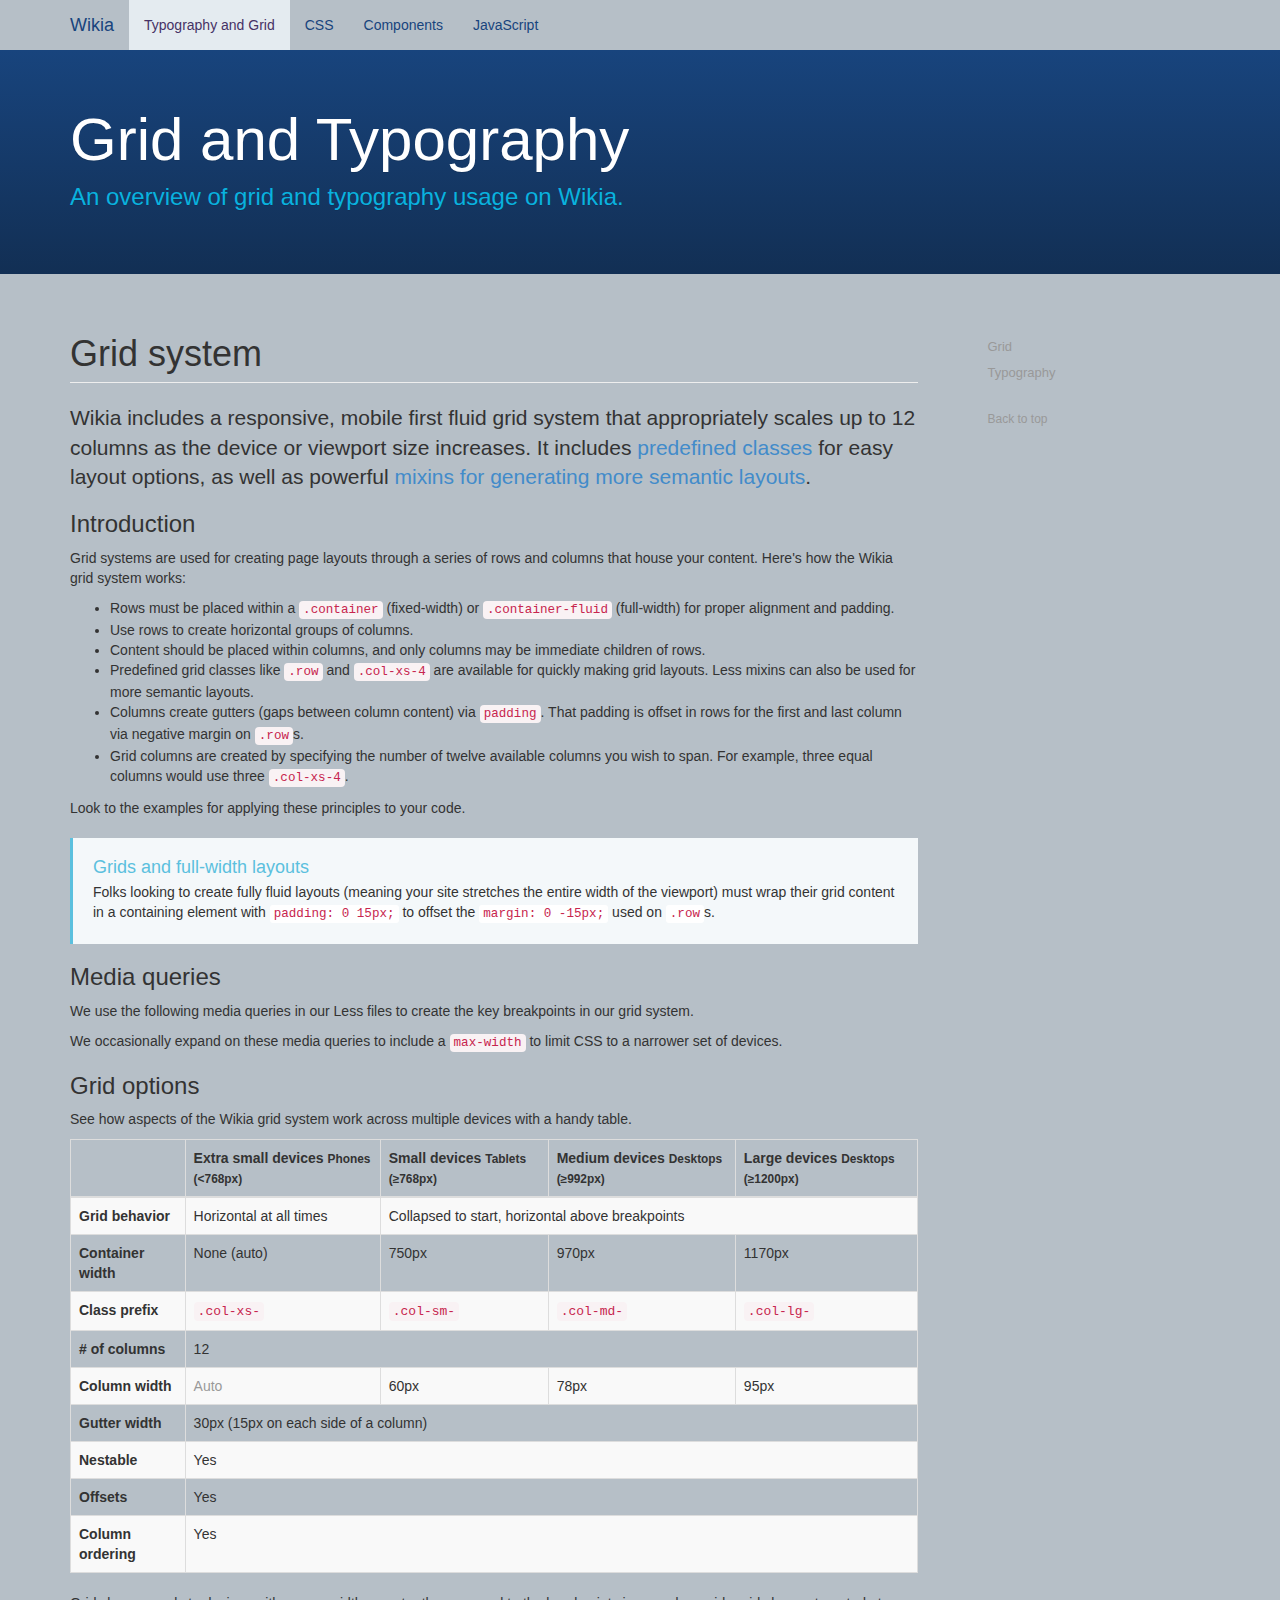
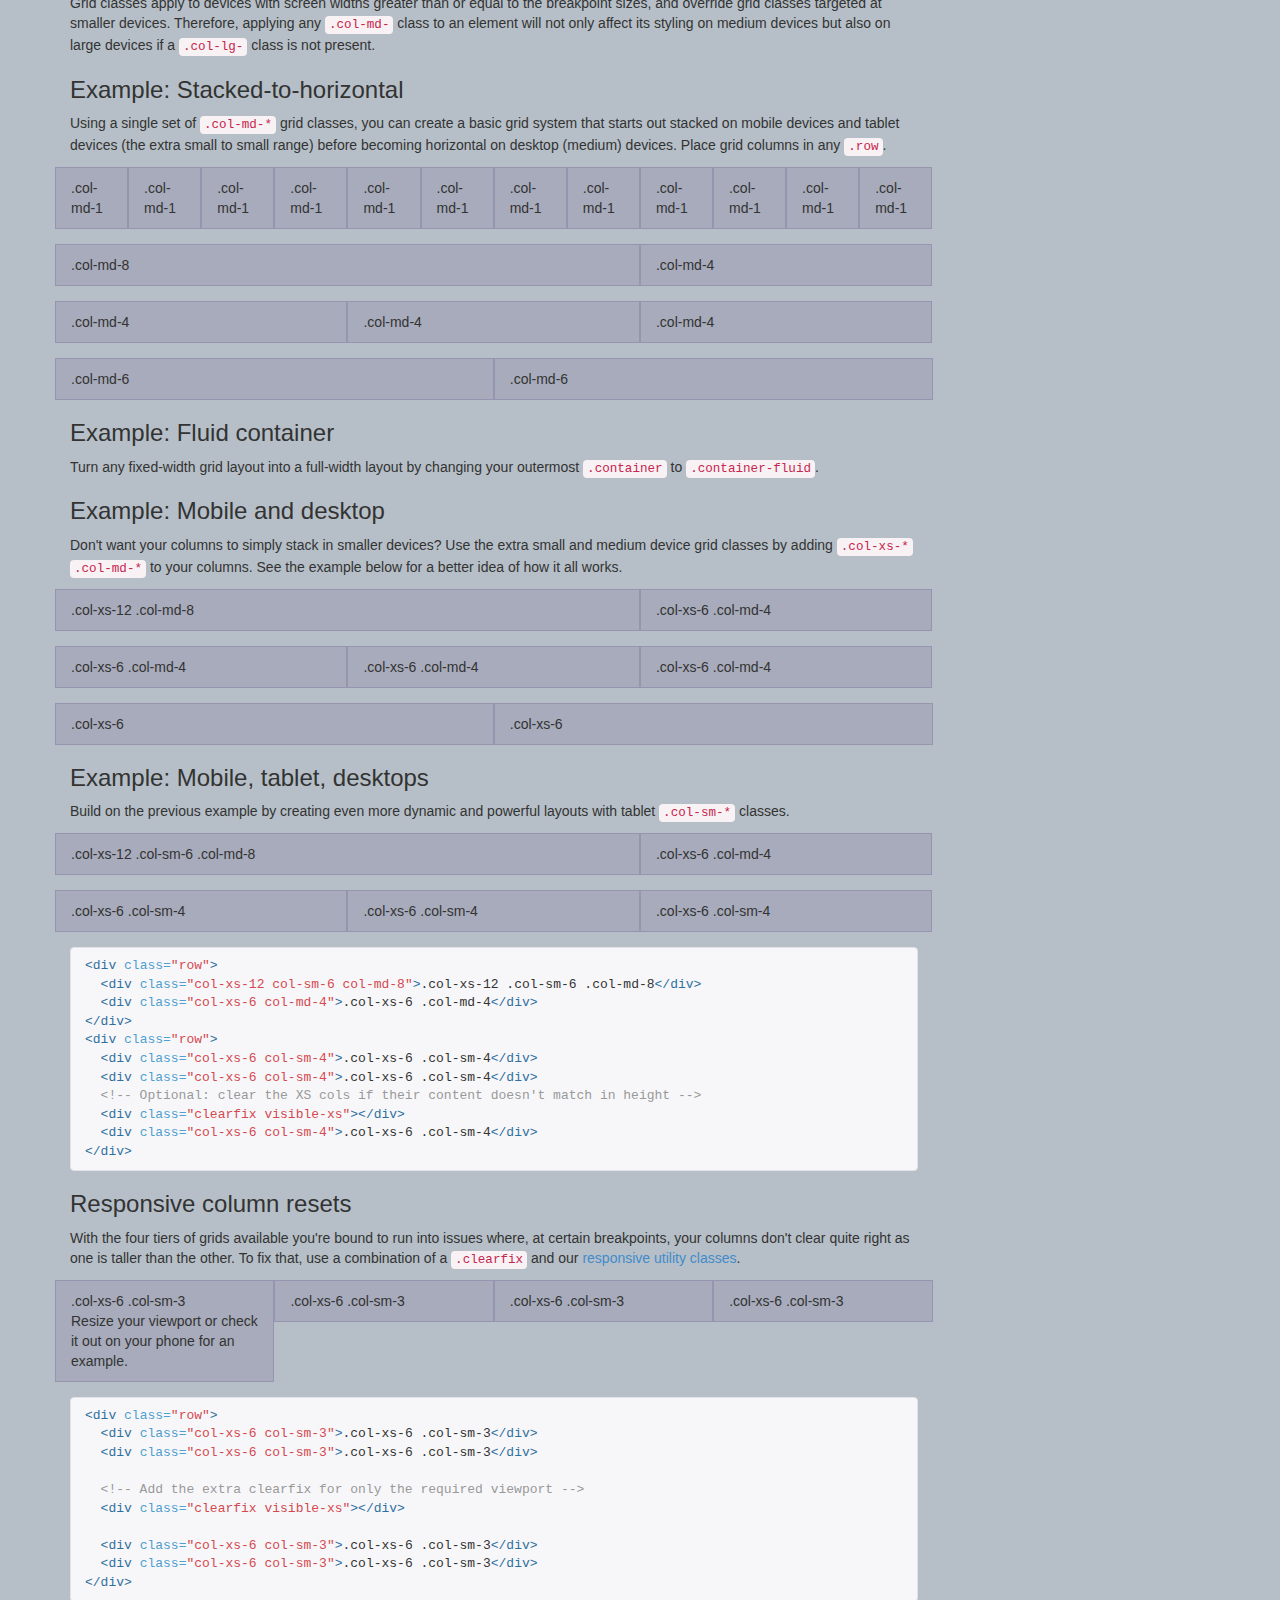
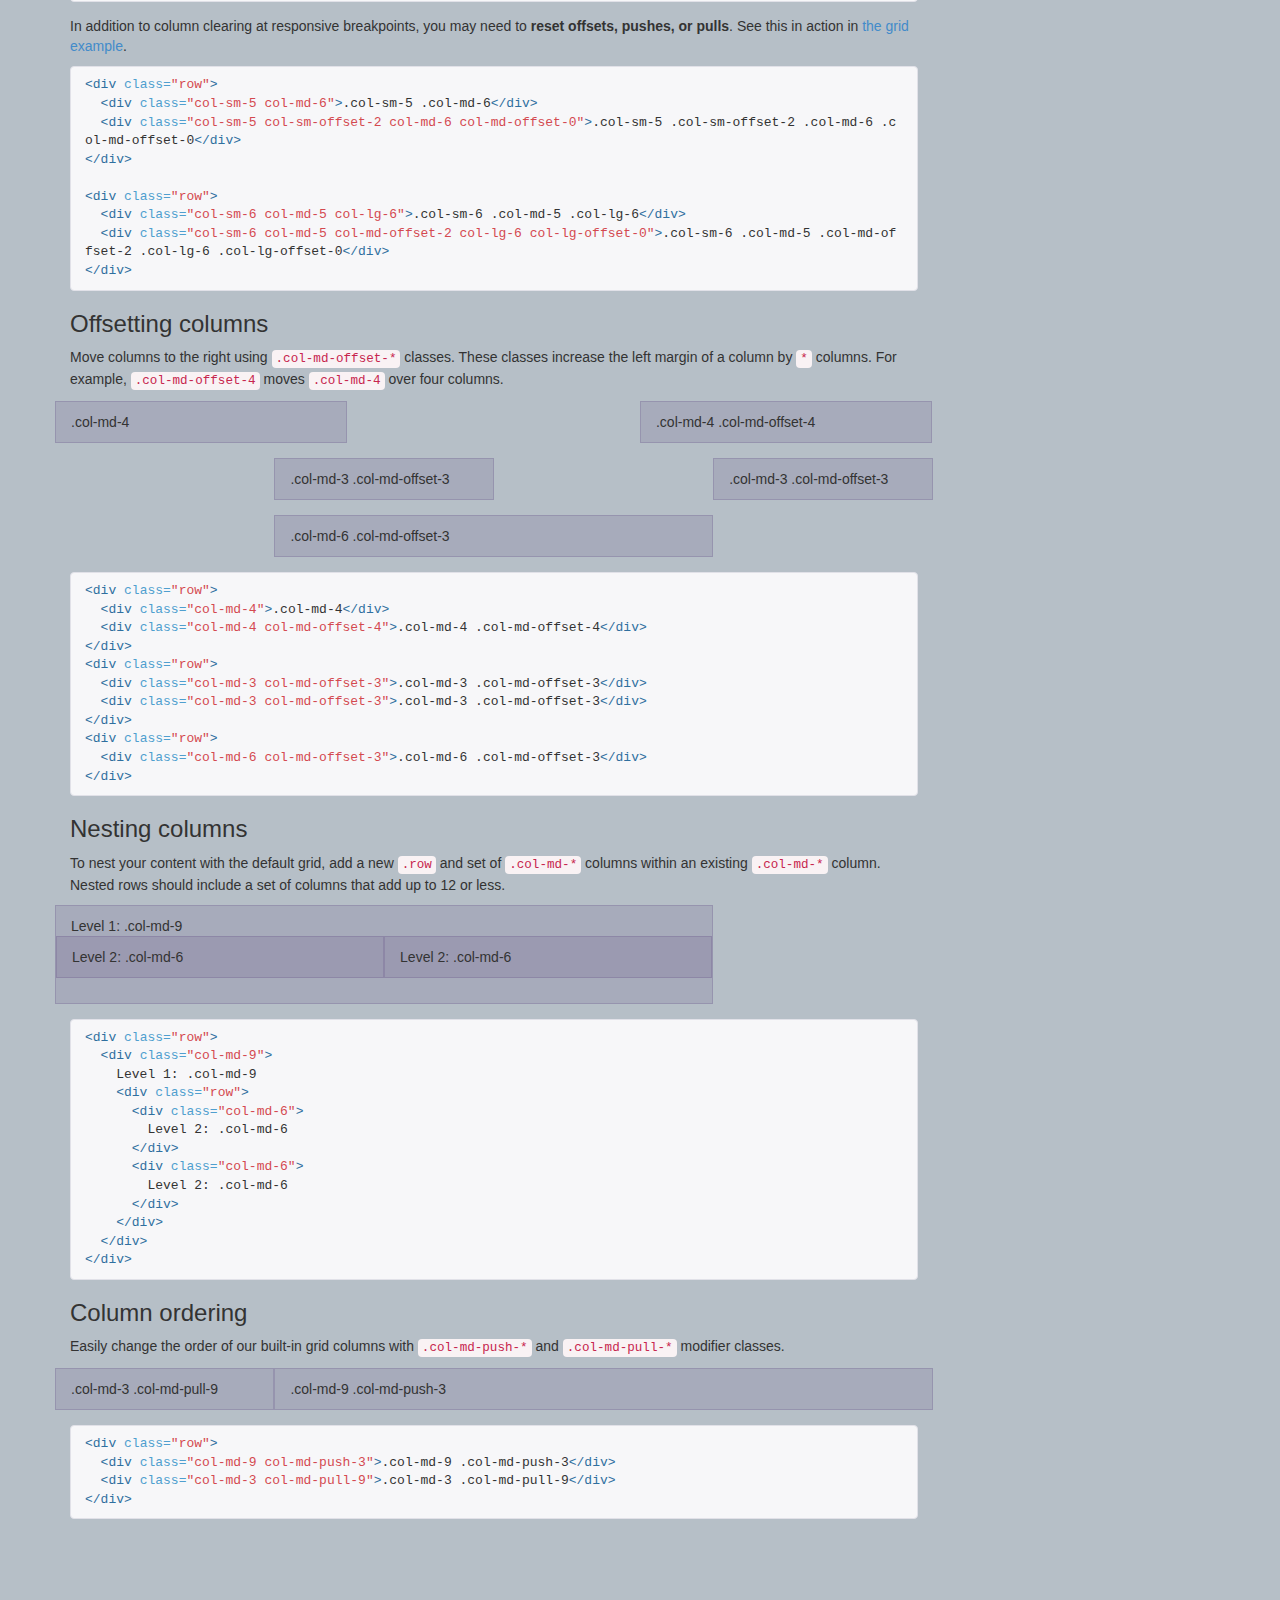
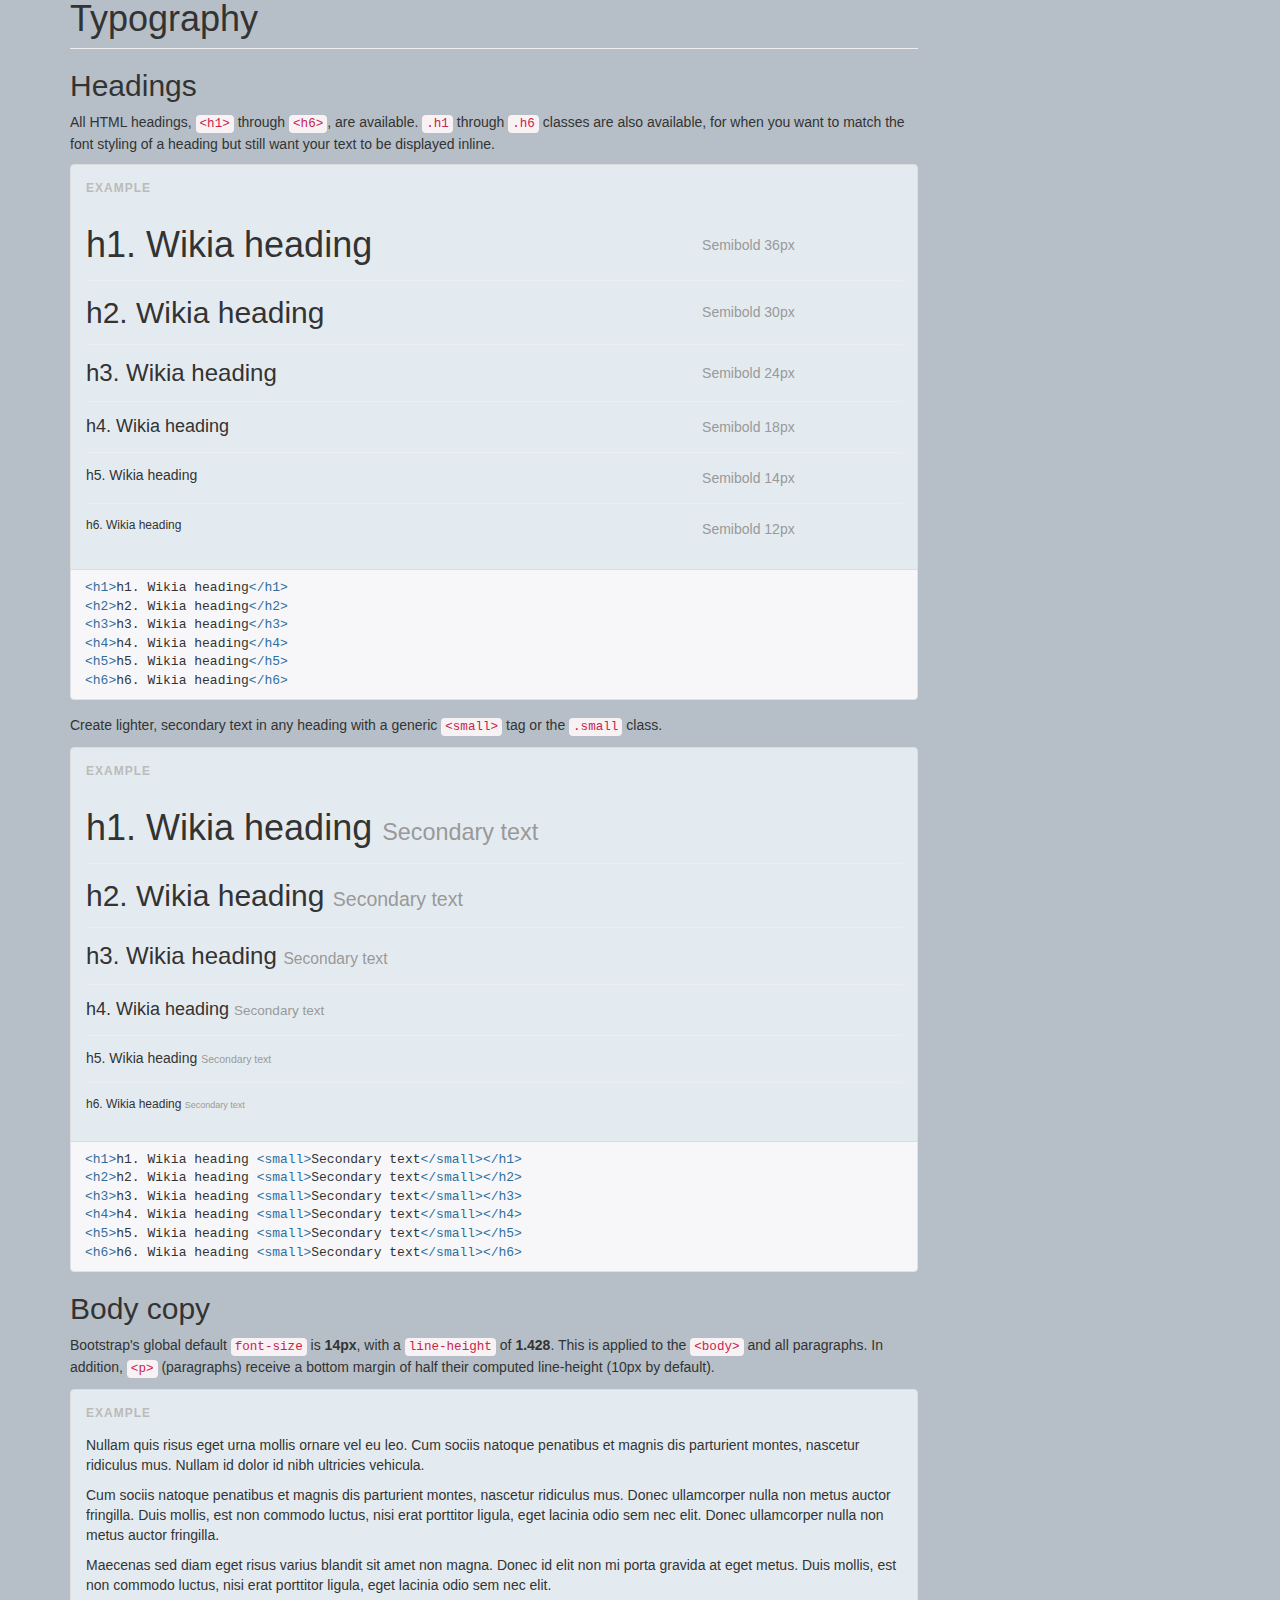
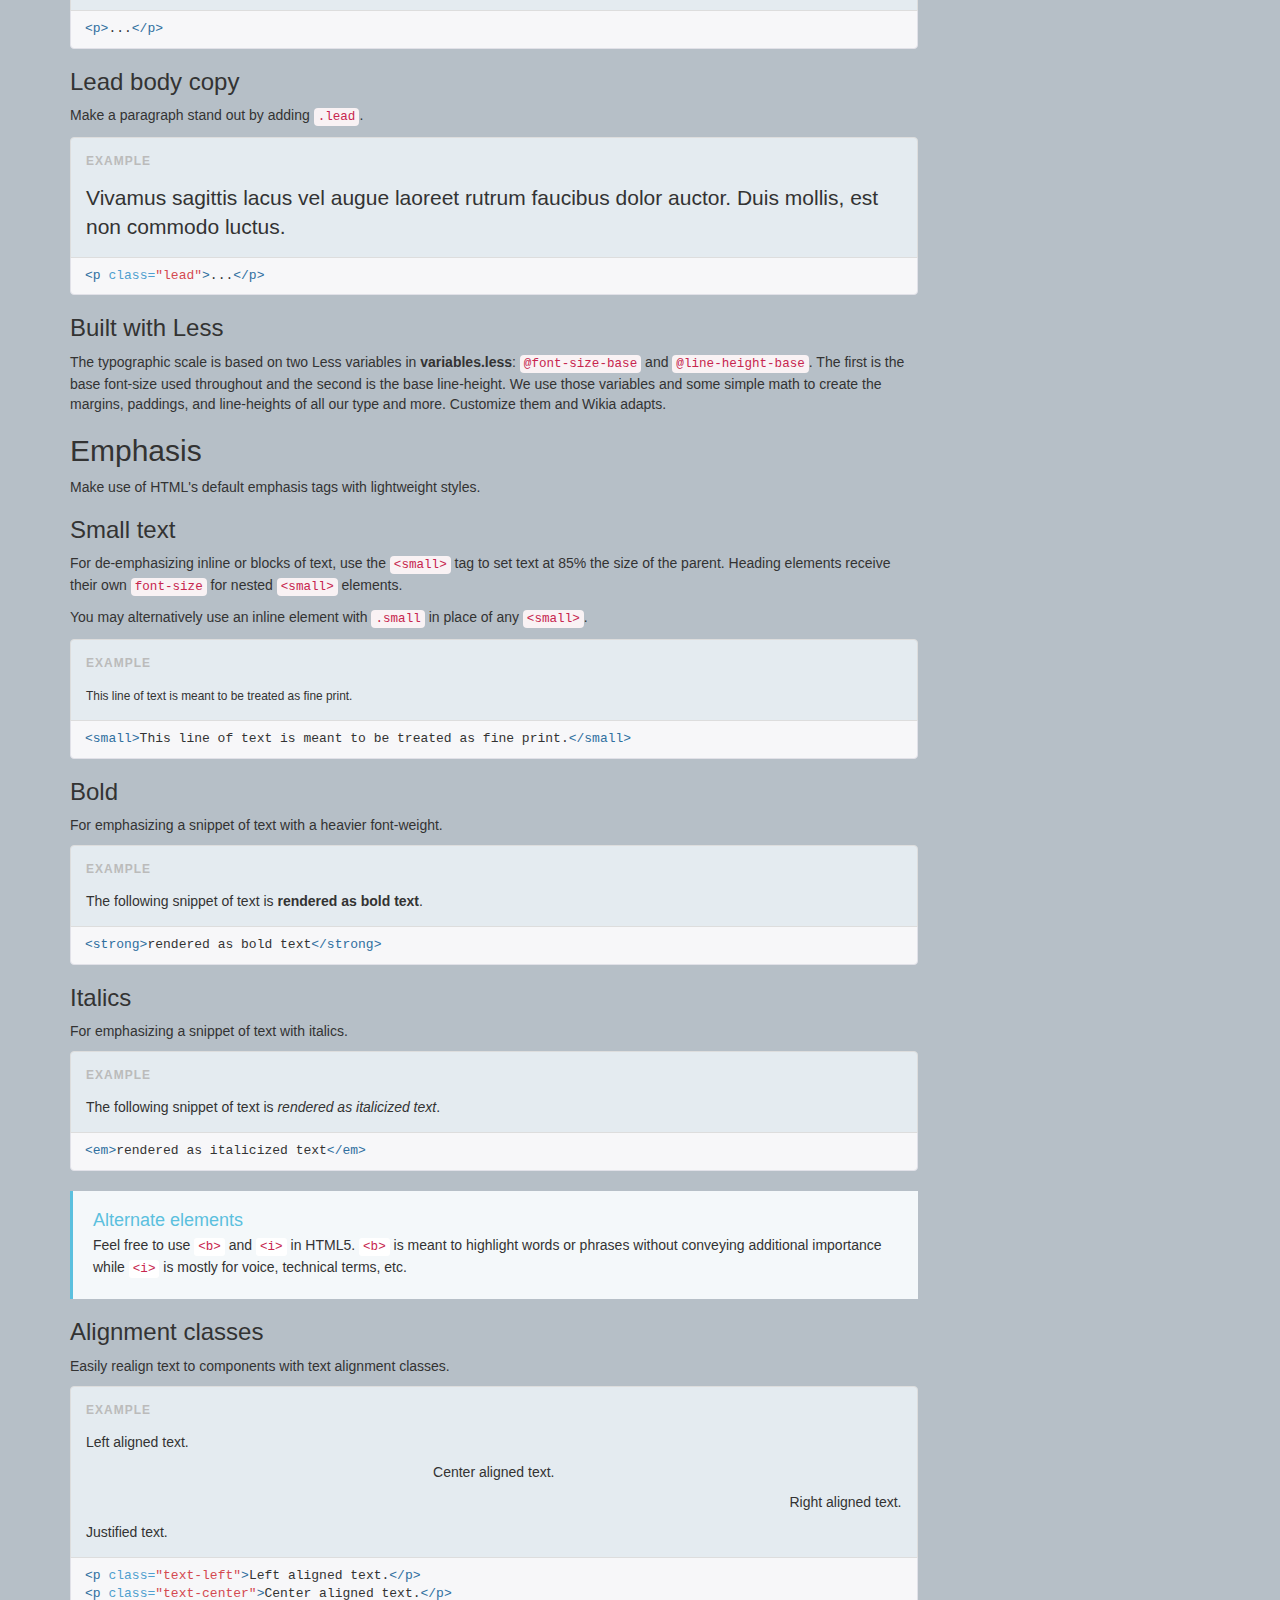
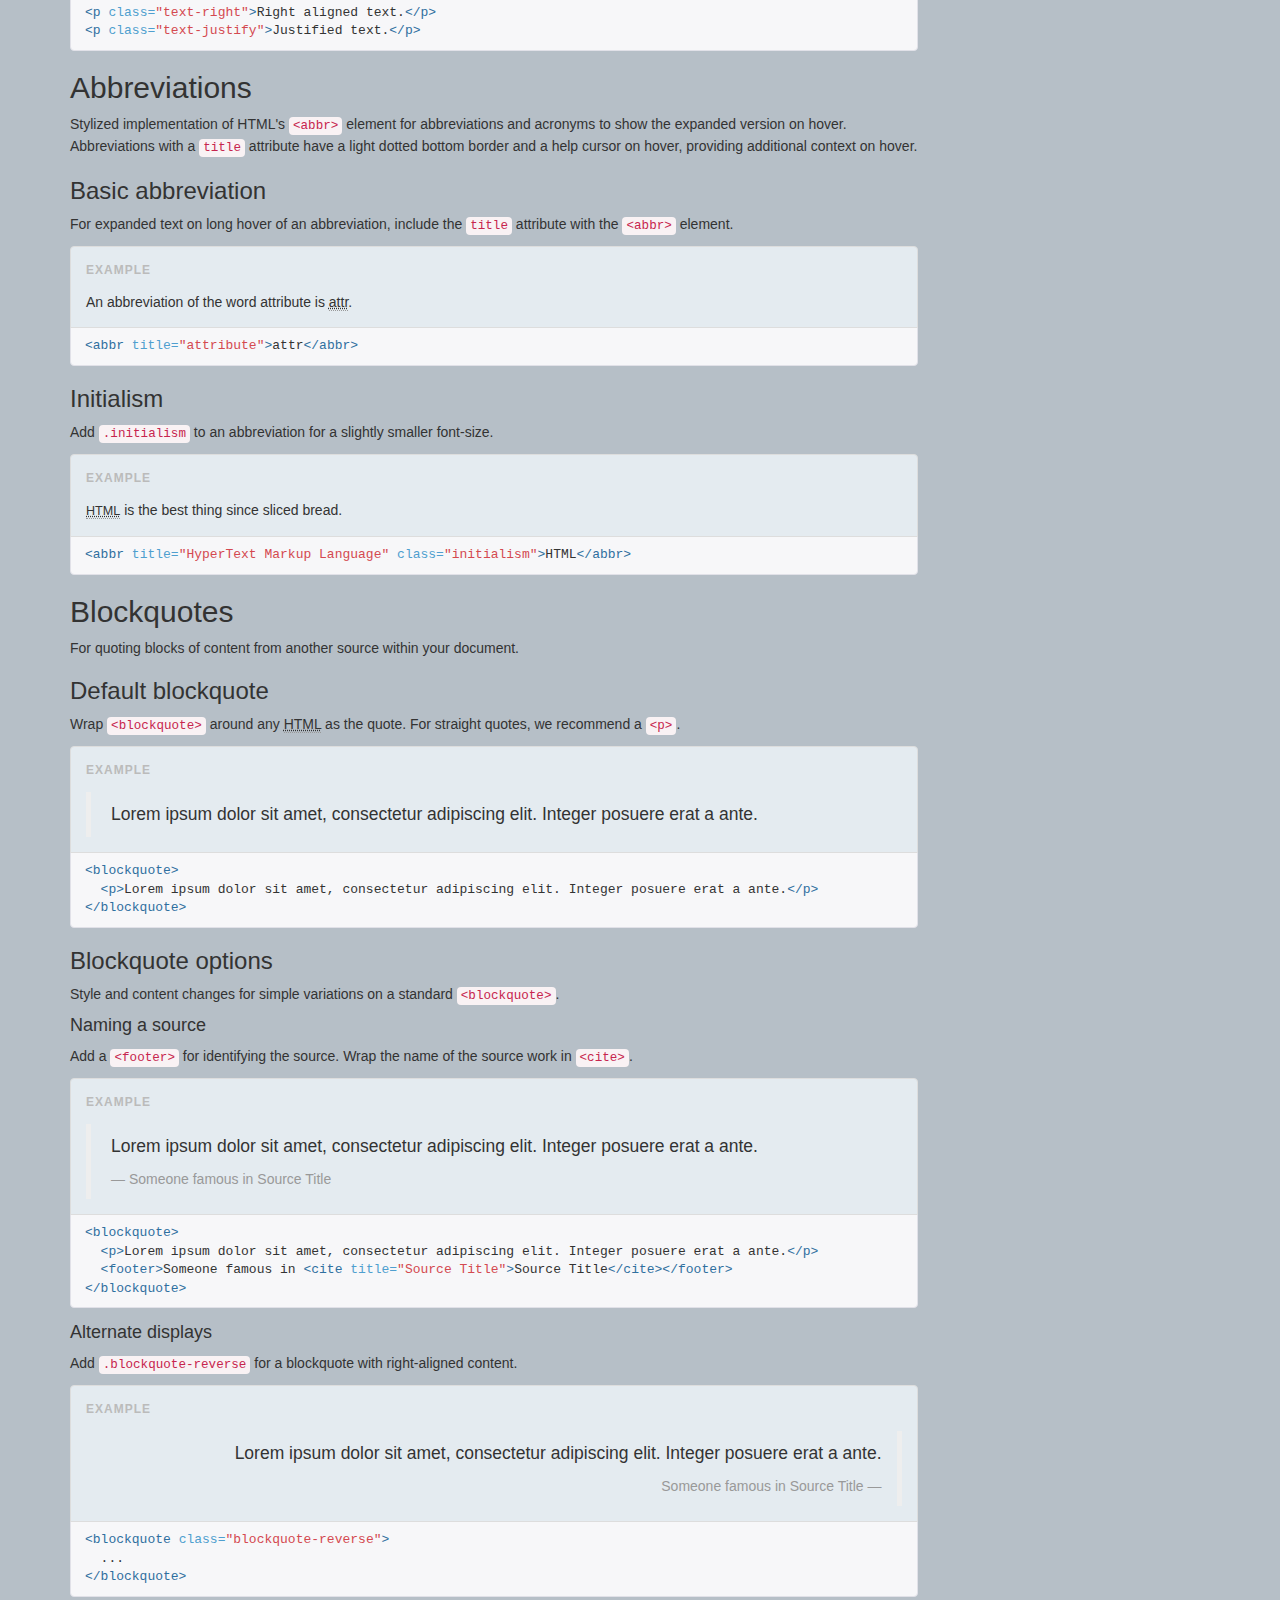
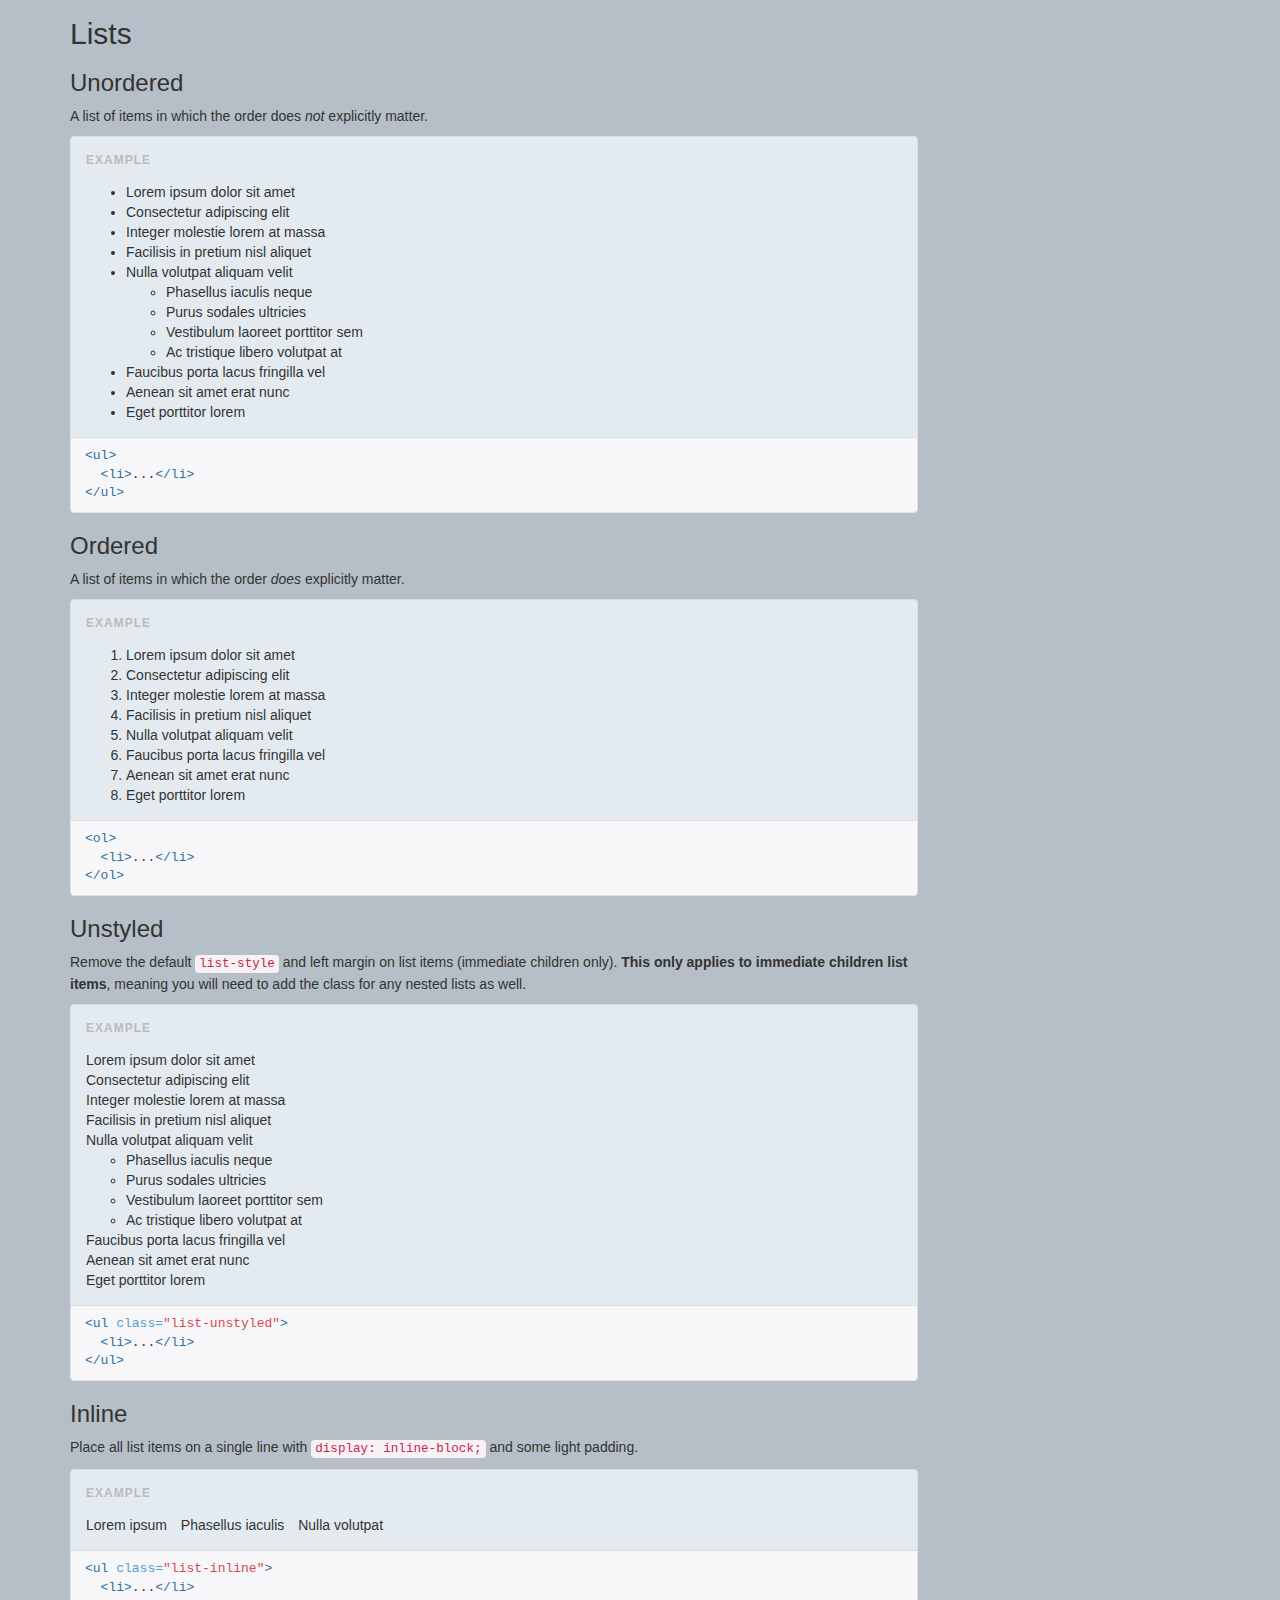
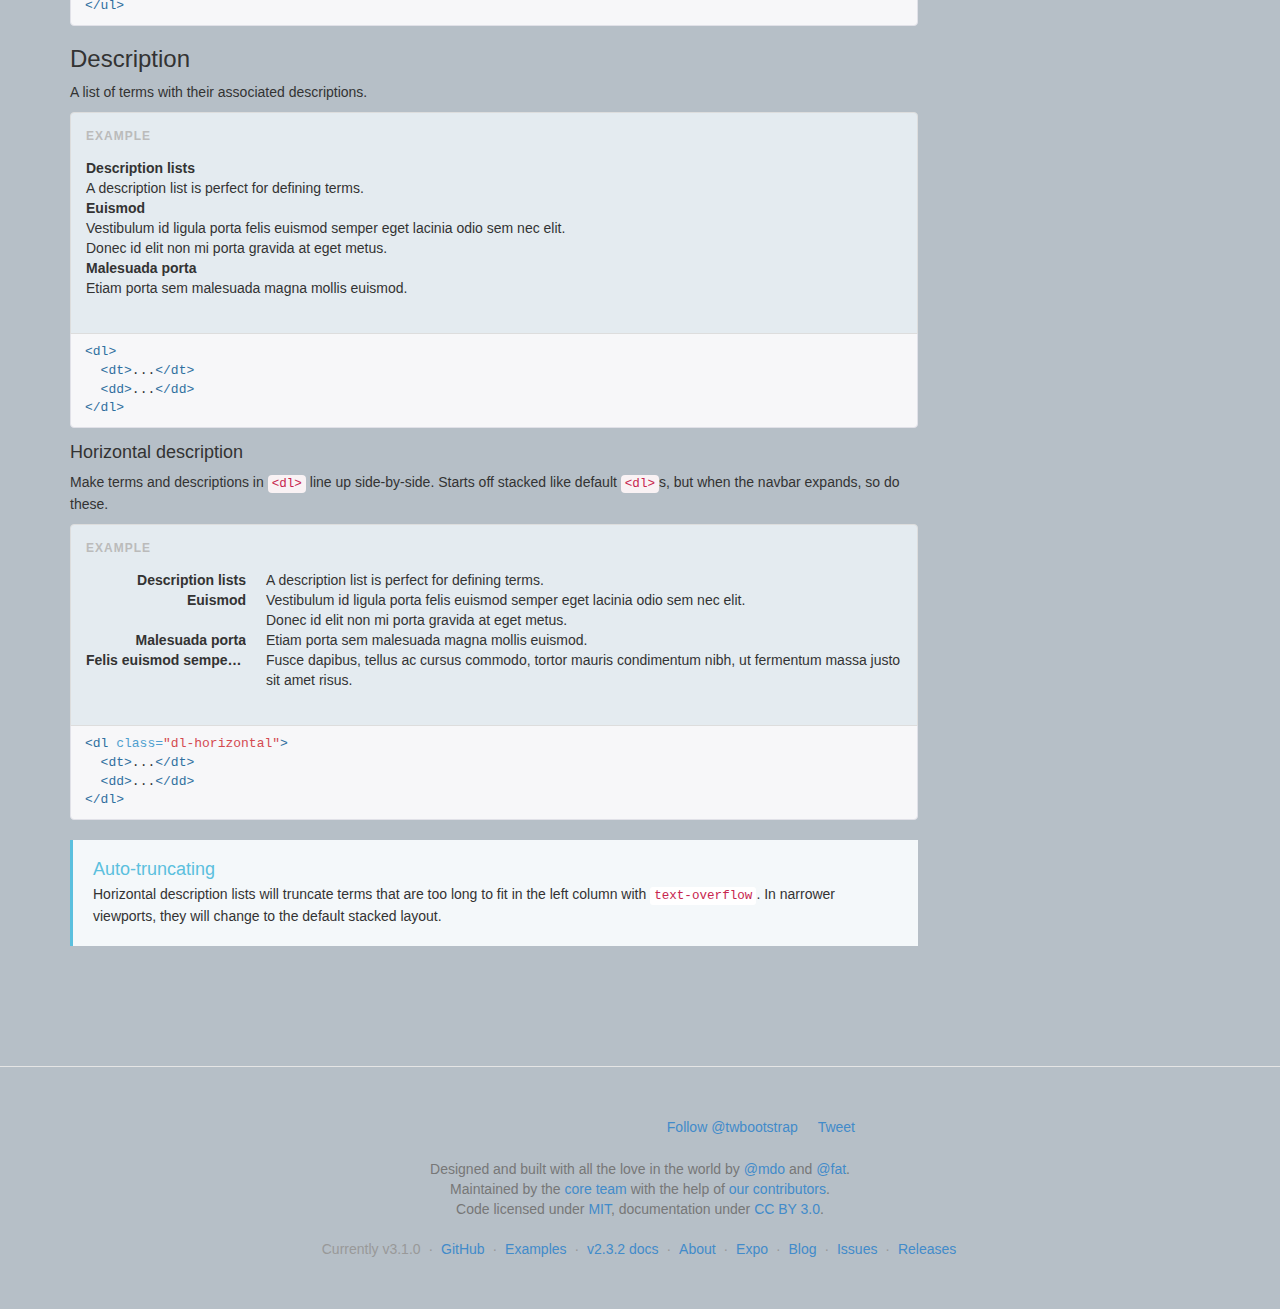
<file: typography/index.html>
<!DOCTYPE html>
<html lang="en">
  <head>
    <!-- Meta, title, CSS, favicons, etc. -->
    <meta charset="utf-8">
<meta http-equiv="X-UA-Compatible" content="IE=edge">
<meta name="viewport" content="width=device-width, initial-scale=1">
<meta name="description" content="Bootstrap, a sleek, intuitive, and powerful mobile first front-end framework for faster and easier web development.">
<meta name="keywords" content="HTML, CSS, JS, JavaScript, framework, bootstrap, front-end, frontend, web development">
<meta name="author" content="Mark Otto, Jacob Thornton, and Wikia contributors">

<title>
  
    Grid and Typography
  
</title>

<!-- Wikia core CSS -->
<link href="../dist/css/bootstrap.min.css" rel="stylesheet">

<!-- Documentation extras -->
<link href="../assets/css/docs.min.css" rel="stylesheet">
<!--[if lt IE 9]><script src="../assets/js/ie8-responsive-file-warning.js"></script><![endif]-->

<!-- HTML5 shim and Respond.js IE8 support of HTML5 elements and media queries -->
<!--[if lt IE 9]>
  <script src="https://oss.maxcdn.com/libs/html5shiv/3.7.0/html5shiv.js"></script>
  <script src="https://oss.maxcdn.com/libs/respond.js/1.4.2/respond.min.js"></script>
<![endif]-->

<!-- Favicons -->
<link rel="apple-touch-icon-precomposed" sizes="144x144" href="../assets/ico/apple-touch-icon-144-precomposed.png">
                               <link rel="shortcut icon" href="../assets/ico/favicon.ico">

<script>
  var _gaq = _gaq || [];
  _gaq.push(['_setAccount', 'UA-146052-10']);
  _gaq.push(['_trackPageview']);
  (function() {
    var ga = document.createElement('script'); ga.async = true;
    ga.src = ('https:' == document.location.protocol ? 'https://ssl' : 'http://www') + '.google-analytics.com/ga.js';
    var s = document.getElementsByTagName('script')[0]; s.parentNode.insertBefore(ga, s);
  })();
</script>

  </head>
  <body>
    <a class="sr-only" href="#content">Skip to main content</a>

    <!-- Docs master nav -->
    <header class="navbar navbar-static-top bs-docs-nav" role="banner" id="top">
  <div class="container">
    <div class="navbar-header">
      <button class="navbar-toggle" type="button" data-toggle="collapse" data-target=".bs-navbar-collapse">
        <span class="sr-only">Toggle navigation</span>
        <span class="icon-bar"></span>
        <span class="icon-bar"></span>
        <span class="icon-bar"></span>
      </button>
      <a href="../index.html" class="navbar-brand">Wikia</a>
    </div>
    <nav class="collapse navbar-collapse bs-navbar-collapse" role="navigation">
      <ul class="nav navbar-nav">
        <li class="active">
          <a href="../typography/index.html">Typography and Grid</a>
        </li>
        <li>
          <a href="../css/index.html">CSS</a>
        </li>
        <li>
          <a href="../components/index.html">Components</a>
        </li>
        <li>
          <a href="../javascript/index.html">JavaScript</a>
        </li>
      </ul>
    </nav>
  </div>
</header>


    <!-- Docs page layout -->
    <div class="bs-header" id="content">
      <div class="container">
        <h1>Grid and Typography</h1>
        <p>An overview of grid and typography usage on Wikia.</p>
       
      </div>
    </div>

    <div class="container bs-docs-container">

      <div class="row">
        <div class="col-md-9" role="main">
     


<!-- Grid system
================================================== -->
<div class="bs-docs-section">
  <h1 id="grid" class="page-header">Grid system</h1>

  <p class="lead">Wikia includes a responsive, mobile first fluid grid system that appropriately scales up to 12 columns as the device or viewport size increases. It includes <a href="#grid-example-basic">predefined classes</a> for easy layout options, as well as powerful <a href="#grid-less">mixins for generating more semantic layouts</a>.</p>

  <h3 id="grid-intro">Introduction</h3>
  <p>Grid systems are used for creating page layouts through a series of rows and columns that house your content. Here's how the Wikia grid system works:</p>
  <ul>
    <li>Rows must be placed within a <code>.container</code> (fixed-width) or <code>.container-fluid</code> (full-width) for proper alignment and padding.</li>
    <li>Use rows to create horizontal groups of columns.</li>
    <li>Content should be placed within columns, and only columns may be immediate children of rows.</li>
    <li>Predefined grid classes like <code>.row</code> and <code>.col-xs-4</code> are available for quickly making grid layouts. Less mixins can also be used for more semantic layouts.</li>
    <li>Columns create gutters (gaps between column content) via <code>padding</code>. That padding is offset in rows for the first and last column via negative margin on <code>.row</code>s.</li>
    <li>Grid columns are created by specifying the number of twelve available columns you wish to span. For example, three equal columns would use three <code>.col-xs-4</code>.</li>
  </ul>
  <p>Look to the examples for applying these principles to your code.</p>

  <div class="bs-callout bs-callout-info">
    <h4>Grids and full-width layouts</h4>
    <p>Folks looking to create fully fluid layouts (meaning your site stretches the entire width of the viewport) must wrap their grid content in a containing element with <code>padding: 0 15px;</code> to offset the <code>margin: 0 -15px;</code> used on <code>.row</code>s.</p>
  </div>

  <h3 id="grid-media-queries">Media queries</h3>
  <p>We use the following media queries in our Less files to create the key breakpoints in our grid system.</p>

  <p>We occasionally expand on these media queries to include a <code>max-width</code> to limit CSS to a narrower set of devices.</p>

  <h3 id="grid-options">Grid options</h3>
  <p>See how aspects of the Wikia grid system work across multiple devices with a handy table.</p>
  <div class="table-responsive">
    <table class="table table-bordered table-striped">
      <thead>
        <tr>
          <th></th>
          <th>
            Extra small devices
            <small>Phones (&lt;768px)</small>
          </th>
          <th>
            Small devices
            <small>Tablets (&ge;768px)</small>
          </th>
          <th>
            Medium devices
            <small>Desktops (&ge;992px)</small>
          </th>
          <th>
            Large devices
            <small>Desktops (&ge;1200px)</small>
          </th>
        </tr>
      </thead>
      <tbody>
        <tr>
          <th>Grid behavior</th>
          <td>Horizontal at all times</td>
          <td colspan="3">Collapsed to start, horizontal above breakpoints</td>
        </tr>
        <tr>
          <th>Container width</th>
          <td>None (auto)</td>
          <td>750px</td>
          <td>970px</td>
          <td>1170px</td>
        </tr>
        <tr>
          <th>Class prefix</th>
          <td><code>.col-xs-</code></td>
          <td><code>.col-sm-</code></td>
          <td><code>.col-md-</code></td>
          <td><code>.col-lg-</code></td>
        </tr>
        <tr>
          <th># of columns</th>
          <td colspan="4">12</td>
        </tr>
        <tr>
          <th>Column width</th>
          <td class="text-muted">Auto</td>
          <td>60px</td>
          <td>78px</td>
          <td>95px</td>
        </tr>
        <tr>
          <th>Gutter width</th>
          <td colspan="4">30px (15px on each side of a column)</td>
        </tr>
        <tr>
          <th>Nestable</th>
          <td colspan="4">Yes</td>
        </tr>
        <tr>
          <th>Offsets</th>
          <td colspan="4">Yes</td>
        </tr>
        <tr>
          <th>Column ordering</th>
          <td colspan="4">Yes</td>
        </tr>
      </tbody>
    </table>
  </div>
  <p>Grid classes apply to devices with screen widths greater than or equal to the breakpoint sizes, and override grid classes targeted at smaller devices. Therefore, applying any <code>.col-md-</code> class to an element will not only affect its styling on medium devices but also on large devices if a <code>.col-lg-</code> class is not present.</p>

  <h3 id="grid-example-basic">Example: Stacked-to-horizontal</h3>
  <p>Using a single set of <code>.col-md-*</code> grid classes, you can create a basic grid system that starts out stacked on mobile devices and tablet devices (the extra small to small range) before becoming horizontal on desktop (medium) devices. Place grid columns in any <code>.row</code>.</p>
  <div class="bs-docs-grid">
    <div class="row show-grid">
      <div class="col-md-1">.col-md-1</div>
      <div class="col-md-1">.col-md-1</div>
      <div class="col-md-1">.col-md-1</div>
      <div class="col-md-1">.col-md-1</div>
      <div class="col-md-1">.col-md-1</div>
      <div class="col-md-1">.col-md-1</div>
      <div class="col-md-1">.col-md-1</div>
      <div class="col-md-1">.col-md-1</div>
      <div class="col-md-1">.col-md-1</div>
      <div class="col-md-1">.col-md-1</div>
      <div class="col-md-1">.col-md-1</div>
      <div class="col-md-1">.col-md-1</div>
    </div>
    <div class="row show-grid">
      <div class="col-md-8">.col-md-8</div>
      <div class="col-md-4">.col-md-4</div>
    </div>
    <div class="row show-grid">
      <div class="col-md-4">.col-md-4</div>
      <div class="col-md-4">.col-md-4</div>
      <div class="col-md-4">.col-md-4</div>
    </div>
    <div class="row show-grid">
      <div class="col-md-6">.col-md-6</div>
      <div class="col-md-6">.col-md-6</div>
    </div>
  </div>


  <h3 id="grid-example-fluid">Example: Fluid container</h3>
  <p>Turn any fixed-width grid layout into a full-width layout by changing your outermost <code>.container</code> to <code>.container-fluid</code>.</p>


  <h3 id="grid-example-mixed">Example: Mobile and desktop</h3>
  <p>Don't want your columns to simply stack in smaller devices? Use the extra small and medium device grid classes by adding <code>.col-xs-*</code> <code>.col-md-*</code> to your columns. See the example below for a better idea of how it all works.</p>
  <div class="bs-docs-grid">
    <div class="row show-grid">
      <div class="col-xs-12 col-md-8">.col-xs-12 .col-md-8</div>
      <div class="col-xs-6 col-md-4">.col-xs-6 .col-md-4</div>
    </div>
    <div class="row show-grid">
      <div class="col-xs-6 col-md-4">.col-xs-6 .col-md-4</div>
      <div class="col-xs-6 col-md-4">.col-xs-6 .col-md-4</div>
      <div class="col-xs-6 col-md-4">.col-xs-6 .col-md-4</div>
    </div>
    <div class="row show-grid">
      <div class="col-xs-6">.col-xs-6</div>
      <div class="col-xs-6">.col-xs-6</div>
    </div>
  </div>


  <h3 id="grid-example-mixed-complete">Example: Mobile, tablet, desktops</h3>
  <p>Build on the previous example by creating even more dynamic and powerful layouts with tablet <code>.col-sm-*</code> classes.</p>
  <div class="bs-docs-grid">
    <div class="row show-grid">
      <div class="col-xs-12 col-sm-6 col-md-8">.col-xs-12 .col-sm-6 .col-md-8</div>
      <div class="col-xs-6 col-md-4">.col-xs-6 .col-md-4</div>
    </div>
    <div class="row show-grid">
      <div class="col-xs-6 col-sm-4">.col-xs-6 .col-sm-4</div>
      <div class="col-xs-6 col-sm-4">.col-xs-6 .col-sm-4</div>
      <!-- Optional: clear the XS cols if their content doesn't match in height -->
      <div class="clearfix visible-xs"></div>
      <div class="col-xs-6 col-sm-4">.col-xs-6 .col-sm-4</div>
    </div>
  </div>
<div class="highlight"><pre><code class="html"><span class="nt">&lt;div</span> <span class="na">class=</span><span class="s">&quot;row&quot;</span><span class="nt">&gt;</span>
  <span class="nt">&lt;div</span> <span class="na">class=</span><span class="s">&quot;col-xs-12 col-sm-6 col-md-8&quot;</span><span class="nt">&gt;</span>.col-xs-12 .col-sm-6 .col-md-8<span class="nt">&lt;/div&gt;</span>
  <span class="nt">&lt;div</span> <span class="na">class=</span><span class="s">&quot;col-xs-6 col-md-4&quot;</span><span class="nt">&gt;</span>.col-xs-6 .col-md-4<span class="nt">&lt;/div&gt;</span>
<span class="nt">&lt;/div&gt;</span>
<span class="nt">&lt;div</span> <span class="na">class=</span><span class="s">&quot;row&quot;</span><span class="nt">&gt;</span>
  <span class="nt">&lt;div</span> <span class="na">class=</span><span class="s">&quot;col-xs-6 col-sm-4&quot;</span><span class="nt">&gt;</span>.col-xs-6 .col-sm-4<span class="nt">&lt;/div&gt;</span>
  <span class="nt">&lt;div</span> <span class="na">class=</span><span class="s">&quot;col-xs-6 col-sm-4&quot;</span><span class="nt">&gt;</span>.col-xs-6 .col-sm-4<span class="nt">&lt;/div&gt;</span>
  <span class="c">&lt;!-- Optional: clear the XS cols if their content doesn&#39;t match in height --&gt;</span>
  <span class="nt">&lt;div</span> <span class="na">class=</span><span class="s">&quot;clearfix visible-xs&quot;</span><span class="nt">&gt;&lt;/div&gt;</span>
  <span class="nt">&lt;div</span> <span class="na">class=</span><span class="s">&quot;col-xs-6 col-sm-4&quot;</span><span class="nt">&gt;</span>.col-xs-6 .col-sm-4<span class="nt">&lt;/div&gt;</span>
<span class="nt">&lt;/div&gt;</span>
</code></pre></div>

  <h3 id="grid-responsive-resets">Responsive column resets</h3>
  <p>With the four tiers of grids available you're bound to run into issues where, at certain breakpoints, your columns don't clear quite right as one is taller than the other. To fix that, use a combination of a <code>.clearfix</code> and our <a href="#responsive-utilities">responsive utility classes</a>.</p>
  <div class="bs-docs-grid">
    <div class="row show-grid">
      <div class="col-xs-6 col-sm-3">
        .col-xs-6 .col-sm-3
        <br>
        Resize your viewport or check it out on your phone for an example.
      </div>
      <div class="col-xs-6 col-sm-3">.col-xs-6 .col-sm-3</div>

      <!-- Add the extra clearfix for only the required viewport -->
      <div class="clearfix visible-xs"></div>

      <div class="col-xs-6 col-sm-3">.col-xs-6 .col-sm-3</div>
      <div class="col-xs-6 col-sm-3">.col-xs-6 .col-sm-3</div>
    </div>
  </div>
<div class="highlight"><pre><code class="html"><span class="nt">&lt;div</span> <span class="na">class=</span><span class="s">&quot;row&quot;</span><span class="nt">&gt;</span>
  <span class="nt">&lt;div</span> <span class="na">class=</span><span class="s">&quot;col-xs-6 col-sm-3&quot;</span><span class="nt">&gt;</span>.col-xs-6 .col-sm-3<span class="nt">&lt;/div&gt;</span>
  <span class="nt">&lt;div</span> <span class="na">class=</span><span class="s">&quot;col-xs-6 col-sm-3&quot;</span><span class="nt">&gt;</span>.col-xs-6 .col-sm-3<span class="nt">&lt;/div&gt;</span>

  <span class="c">&lt;!-- Add the extra clearfix for only the required viewport --&gt;</span>
  <span class="nt">&lt;div</span> <span class="na">class=</span><span class="s">&quot;clearfix visible-xs&quot;</span><span class="nt">&gt;&lt;/div&gt;</span>

  <span class="nt">&lt;div</span> <span class="na">class=</span><span class="s">&quot;col-xs-6 col-sm-3&quot;</span><span class="nt">&gt;</span>.col-xs-6 .col-sm-3<span class="nt">&lt;/div&gt;</span>
  <span class="nt">&lt;div</span> <span class="na">class=</span><span class="s">&quot;col-xs-6 col-sm-3&quot;</span><span class="nt">&gt;</span>.col-xs-6 .col-sm-3<span class="nt">&lt;/div&gt;</span>
<span class="nt">&lt;/div&gt;</span>
</code></pre></div>
  <p>In addition to column clearing at responsive breakpoints, you may need to <strong>reset offsets, pushes, or pulls</strong>. See this in action in <a href="../examples/grid/">the grid example</a>.</p>
<div class="highlight"><pre><code class="html"><span class="nt">&lt;div</span> <span class="na">class=</span><span class="s">&quot;row&quot;</span><span class="nt">&gt;</span>
  <span class="nt">&lt;div</span> <span class="na">class=</span><span class="s">&quot;col-sm-5 col-md-6&quot;</span><span class="nt">&gt;</span>.col-sm-5 .col-md-6<span class="nt">&lt;/div&gt;</span>
  <span class="nt">&lt;div</span> <span class="na">class=</span><span class="s">&quot;col-sm-5 col-sm-offset-2 col-md-6 col-md-offset-0&quot;</span><span class="nt">&gt;</span>.col-sm-5 .col-sm-offset-2 .col-md-6 .col-md-offset-0<span class="nt">&lt;/div&gt;</span>
<span class="nt">&lt;/div&gt;</span>

<span class="nt">&lt;div</span> <span class="na">class=</span><span class="s">&quot;row&quot;</span><span class="nt">&gt;</span>
  <span class="nt">&lt;div</span> <span class="na">class=</span><span class="s">&quot;col-sm-6 col-md-5 col-lg-6&quot;</span><span class="nt">&gt;</span>.col-sm-6 .col-md-5 .col-lg-6<span class="nt">&lt;/div&gt;</span>
  <span class="nt">&lt;div</span> <span class="na">class=</span><span class="s">&quot;col-sm-6 col-md-5 col-md-offset-2 col-lg-6 col-lg-offset-0&quot;</span><span class="nt">&gt;</span>.col-sm-6 .col-md-5 .col-md-offset-2 .col-lg-6 .col-lg-offset-0<span class="nt">&lt;/div&gt;</span>
<span class="nt">&lt;/div&gt;</span>
</code></pre></div>


  <h3 id="grid-offsetting">Offsetting columns</h3>
  <p>Move columns to the right using <code>.col-md-offset-*</code> classes. These classes increase the left margin of a column by <code>*</code> columns. For example, <code>.col-md-offset-4</code> moves <code>.col-md-4</code> over four columns.</p>
  <div class="bs-docs-grid">
    <div class="row show-grid">
      <div class="col-md-4">.col-md-4</div>
      <div class="col-md-4 col-md-offset-4">.col-md-4 .col-md-offset-4</div>
    </div>
    <div class="row show-grid">
      <div class="col-md-3 col-md-offset-3">.col-md-3 .col-md-offset-3</div>
      <div class="col-md-3 col-md-offset-3">.col-md-3 .col-md-offset-3</div>
    </div>
    <div class="row show-grid">
      <div class="col-md-6 col-md-offset-3">.col-md-6 .col-md-offset-3</div>
    </div>
  </div>
<div class="highlight"><pre><code class="html"><span class="nt">&lt;div</span> <span class="na">class=</span><span class="s">&quot;row&quot;</span><span class="nt">&gt;</span>
  <span class="nt">&lt;div</span> <span class="na">class=</span><span class="s">&quot;col-md-4&quot;</span><span class="nt">&gt;</span>.col-md-4<span class="nt">&lt;/div&gt;</span>
  <span class="nt">&lt;div</span> <span class="na">class=</span><span class="s">&quot;col-md-4 col-md-offset-4&quot;</span><span class="nt">&gt;</span>.col-md-4 .col-md-offset-4<span class="nt">&lt;/div&gt;</span>
<span class="nt">&lt;/div&gt;</span>
<span class="nt">&lt;div</span> <span class="na">class=</span><span class="s">&quot;row&quot;</span><span class="nt">&gt;</span>
  <span class="nt">&lt;div</span> <span class="na">class=</span><span class="s">&quot;col-md-3 col-md-offset-3&quot;</span><span class="nt">&gt;</span>.col-md-3 .col-md-offset-3<span class="nt">&lt;/div&gt;</span>
  <span class="nt">&lt;div</span> <span class="na">class=</span><span class="s">&quot;col-md-3 col-md-offset-3&quot;</span><span class="nt">&gt;</span>.col-md-3 .col-md-offset-3<span class="nt">&lt;/div&gt;</span>
<span class="nt">&lt;/div&gt;</span>
<span class="nt">&lt;div</span> <span class="na">class=</span><span class="s">&quot;row&quot;</span><span class="nt">&gt;</span>
  <span class="nt">&lt;div</span> <span class="na">class=</span><span class="s">&quot;col-md-6 col-md-offset-3&quot;</span><span class="nt">&gt;</span>.col-md-6 .col-md-offset-3<span class="nt">&lt;/div&gt;</span>
<span class="nt">&lt;/div&gt;</span>
</code></pre></div>


  <h3 id="grid-nesting">Nesting columns</h3>
  <p>To nest your content with the default grid, add a new <code>.row</code> and set of <code>.col-md-*</code> columns within an existing <code>.col-md-*</code> column. Nested rows should include a set of columns that add up to 12 or less.</p>
  <div class="row show-grid">
    <div class="col-md-9">
      Level 1: .col-md-9
      <div class="row show-grid">
        <div class="col-md-6">
          Level 2: .col-md-6
        </div>
        <div class="col-md-6">
          Level 2: .col-md-6
        </div>
      </div>
    </div>
  </div>
<div class="highlight"><pre><code class="html"><span class="nt">&lt;div</span> <span class="na">class=</span><span class="s">&quot;row&quot;</span><span class="nt">&gt;</span>
  <span class="nt">&lt;div</span> <span class="na">class=</span><span class="s">&quot;col-md-9&quot;</span><span class="nt">&gt;</span>
    Level 1: .col-md-9
    <span class="nt">&lt;div</span> <span class="na">class=</span><span class="s">&quot;row&quot;</span><span class="nt">&gt;</span>
      <span class="nt">&lt;div</span> <span class="na">class=</span><span class="s">&quot;col-md-6&quot;</span><span class="nt">&gt;</span>
        Level 2: .col-md-6
      <span class="nt">&lt;/div&gt;</span>
      <span class="nt">&lt;div</span> <span class="na">class=</span><span class="s">&quot;col-md-6&quot;</span><span class="nt">&gt;</span>
        Level 2: .col-md-6
      <span class="nt">&lt;/div&gt;</span>
    <span class="nt">&lt;/div&gt;</span>
  <span class="nt">&lt;/div&gt;</span>
<span class="nt">&lt;/div&gt;</span>
</code></pre></div>

  <h3 id="grid-column-ordering">Column ordering</h3>
  <p>Easily change the order of our built-in grid columns with <code>.col-md-push-*</code> and <code>.col-md-pull-*</code> modifier classes.</p>
  <div class="row show-grid">
    <div class="col-md-9 col-md-push-3">.col-md-9 .col-md-push-3</div>
    <div class="col-md-3 col-md-pull-9">.col-md-3 .col-md-pull-9</div>
  </div>

<div class="highlight"><pre><code class="html"><span class="nt">&lt;div</span> <span class="na">class=</span><span class="s">&quot;row&quot;</span><span class="nt">&gt;</span>
  <span class="nt">&lt;div</span> <span class="na">class=</span><span class="s">&quot;col-md-9 col-md-push-3&quot;</span><span class="nt">&gt;</span>.col-md-9 .col-md-push-3<span class="nt">&lt;/div&gt;</span>
  <span class="nt">&lt;div</span> <span class="na">class=</span><span class="s">&quot;col-md-3 col-md-pull-9&quot;</span><span class="nt">&gt;</span>.col-md-3 .col-md-pull-9<span class="nt">&lt;/div&gt;</span>
<span class="nt">&lt;/div&gt;</span>
</code></pre></div>

</div>



<!-- Typography
================================================== -->
<div class="bs-docs-section">
  <h1 id="type" class="page-header">Typography</h1>

  <!-- Headings -->
  <h2 id="type-headings">Headings</h2>
  <p>All HTML headings, <code>&lt;h1&gt;</code> through <code>&lt;h6&gt;</code>, are available. <code>.h1</code> through <code>.h6</code> classes are also available, for when you want to match the font styling of a heading but still want your text to be displayed inline.</p>
  <div class="bs-example bs-example-type">
    <table class="table">
      <tbody>
        <tr>
          <td><h1>h1. Wikia heading</h1></td>
          <td class="type-info">Semibold 36px</td>
        </tr>
        <tr>
          <td><h2>h2. Wikia heading</h2></td>
          <td class="type-info">Semibold 30px</td>
        </tr>
        <tr>
          <td><h3>h3. Wikia heading</h3></td>
          <td class="type-info">Semibold 24px</td>
        </tr>
        <tr>
          <td><h4>h4. Wikia heading</h4></td>
          <td class="type-info">Semibold 18px</td>
        </tr>
        <tr>
          <td><h5>h5. Wikia heading</h5></td>
          <td class="type-info">Semibold 14px</td>
        </tr>
        <tr>
          <td><h6>h6. Wikia heading</h6></td>
          <td class="type-info">Semibold 12px</td>
        </tr>
      </tbody>
    </table>
  </div>
<div class="highlight"><pre><code class="html"><span class="nt">&lt;h1&gt;</span>h1. Wikia heading<span class="nt">&lt;/h1&gt;</span>
<span class="nt">&lt;h2&gt;</span>h2. Wikia heading<span class="nt">&lt;/h2&gt;</span>
<span class="nt">&lt;h3&gt;</span>h3. Wikia heading<span class="nt">&lt;/h3&gt;</span>
<span class="nt">&lt;h4&gt;</span>h4. Wikia heading<span class="nt">&lt;/h4&gt;</span>
<span class="nt">&lt;h5&gt;</span>h5. Wikia heading<span class="nt">&lt;/h5&gt;</span>
<span class="nt">&lt;h6&gt;</span>h6. Wikia heading<span class="nt">&lt;/h6&gt;</span>
</code></pre></div>

  <p>Create lighter, secondary text in any heading with a generic <code>&lt;small&gt;</code> tag or the <code>.small</code> class.</p>
  <div class="bs-example bs-example-type">
    <table class="table">
      <tbody>
        <tr>
          <td><h1>h1. Wikia heading <small>Secondary text</small></h1></td>
        </tr>
        <tr>
          <td><h2>h2. Wikia heading <small>Secondary text</small></h2></td>
        </tr>
        <tr>
          <td><h3>h3. Wikia heading <small>Secondary text</small></h3></td>
        </tr>
        <tr>
          <td><h4>h4. Wikia heading <small>Secondary text</small></h4></td>
        </tr>
        <tr>
          <td><h5>h5. Wikia heading <small>Secondary text</small></h5></td>
        </tr>
        <tr>
          <td><h6>h6. Wikia heading <small>Secondary text</small></h6></td>
        </tr>
      </tbody>
    </table>
  </div>
<div class="highlight"><pre><code class="html"><span class="nt">&lt;h1&gt;</span>h1. Wikia heading <span class="nt">&lt;small&gt;</span>Secondary text<span class="nt">&lt;/small&gt;&lt;/h1&gt;</span>
<span class="nt">&lt;h2&gt;</span>h2. Wikia heading <span class="nt">&lt;small&gt;</span>Secondary text<span class="nt">&lt;/small&gt;&lt;/h2&gt;</span>
<span class="nt">&lt;h3&gt;</span>h3. Wikia heading <span class="nt">&lt;small&gt;</span>Secondary text<span class="nt">&lt;/small&gt;&lt;/h3&gt;</span>
<span class="nt">&lt;h4&gt;</span>h4. Wikia heading <span class="nt">&lt;small&gt;</span>Secondary text<span class="nt">&lt;/small&gt;&lt;/h4&gt;</span>
<span class="nt">&lt;h5&gt;</span>h5. Wikia heading <span class="nt">&lt;small&gt;</span>Secondary text<span class="nt">&lt;/small&gt;&lt;/h5&gt;</span>
<span class="nt">&lt;h6&gt;</span>h6. Wikia heading <span class="nt">&lt;small&gt;</span>Secondary text<span class="nt">&lt;/small&gt;&lt;/h6&gt;</span>
</code></pre></div>


  <!-- Body copy -->
  <h2 id="type-body-copy">Body copy</h2>
  <p>Bootstrap's global default <code>font-size</code> is <strong>14px</strong>, with a <code>line-height</code> of <strong>1.428</strong>. This is applied to the <code>&lt;body&gt;</code> and all paragraphs. In addition, <code>&lt;p&gt;</code> (paragraphs) receive a bottom margin of half their computed line-height (10px by default).</p>
  <div class="bs-example">
    <p>Nullam quis risus eget urna mollis ornare vel eu leo. Cum sociis natoque penatibus et magnis dis parturient montes, nascetur ridiculus mus. Nullam id dolor id nibh ultricies vehicula.</p>
    <p>Cum sociis natoque penatibus et magnis dis parturient montes, nascetur ridiculus mus. Donec ullamcorper nulla non metus auctor fringilla. Duis mollis, est non commodo luctus, nisi erat porttitor ligula, eget lacinia odio sem nec elit. Donec ullamcorper nulla non metus auctor fringilla.</p>
    <p>Maecenas sed diam eget risus varius blandit sit amet non magna. Donec id elit non mi porta gravida at eget metus. Duis mollis, est non commodo luctus, nisi erat porttitor ligula, eget lacinia odio sem nec elit.</p>
  </div>
<div class="highlight"><pre><code class="html"><span class="nt">&lt;p&gt;</span>...<span class="nt">&lt;/p&gt;</span>
</code></pre></div>

  <!-- Body copy .lead -->
  <h3>Lead body copy</h3>
  <p>Make a paragraph stand out by adding <code>.lead</code>.</p>
  <div class="bs-example">
    <p class="lead">Vivamus sagittis lacus vel augue laoreet rutrum faucibus dolor auctor. Duis mollis, est non commodo luctus.</p>
  </div>
<div class="highlight"><pre><code class="html"><span class="nt">&lt;p</span> <span class="na">class=</span><span class="s">&quot;lead&quot;</span><span class="nt">&gt;</span>...<span class="nt">&lt;/p&gt;</span>
</code></pre></div>

  <!-- Using Less -->
  <h3>Built with Less</h3>
  <p>The typographic scale is based on two Less variables in <strong>variables.less</strong>: <code>@font-size-base</code> and <code>@line-height-base</code>. The first is the base font-size used throughout and the second is the base line-height. We use those variables and some simple math to create the margins, paddings, and line-heights of all our type and more. Customize them and Wikia adapts.</p>


  <!-- Emphasis -->
  <h2 id="type-emphasis">Emphasis</h2>
  <p>Make use of HTML's default emphasis tags with lightweight styles.</p>

  <h3>Small text</h3>
  <p>For de-emphasizing inline or blocks of text, use the <code>&lt;small&gt;</code> tag to set text at 85% the size of the parent. Heading elements receive their own <code>font-size</code> for nested <code>&lt;small&gt;</code> elements.</p>
  <p>You may alternatively use an inline element with <code>.small</code> in place of any <code>&lt;small&gt;</code>.</p>
  <div class="bs-example">
    <p><small>This line of text is meant to be treated as fine print.</small></p>
  </div>
<div class="highlight"><pre><code class="html"><span class="nt">&lt;small&gt;</span>This line of text is meant to be treated as fine print.<span class="nt">&lt;/small&gt;</span>
</code></pre></div>


  <h3>Bold</h3>
  <p>For emphasizing a snippet of text with a heavier font-weight.</p>
  <div class="bs-example">
    <p>The following snippet of text is <strong>rendered as bold text</strong>.</p>
  </div>
<div class="highlight"><pre><code class="html"><span class="nt">&lt;strong&gt;</span>rendered as bold text<span class="nt">&lt;/strong&gt;</span>
</code></pre></div>

  <h3>Italics</h3>
  <p>For emphasizing a snippet of text with italics.</p>
  <div class="bs-example">
    <p>The following snippet of text is <em>rendered as italicized text</em>.</p>
  </div>
<div class="highlight"><pre><code class="html"><span class="nt">&lt;em&gt;</span>rendered as italicized text<span class="nt">&lt;/em&gt;</span>
</code></pre></div>

  <div class="bs-callout bs-callout-info">
    <h4>Alternate elements</h4>
    <p>Feel free to use <code>&lt;b&gt;</code> and <code>&lt;i&gt;</code> in HTML5. <code>&lt;b&gt;</code> is meant to highlight words or phrases without conveying additional importance while <code>&lt;i&gt;</code> is mostly for voice, technical terms, etc.</p>
  </div>

  <h3>Alignment classes</h3>
  <p>Easily realign text to components with text alignment classes.</p>
  <div class="bs-example">
    <p class="text-left">Left aligned text.</p>
    <p class="text-center">Center aligned text.</p>
    <p class="text-right">Right aligned text.</p>
    <p class="text-justify">Justified text.</p>
  </div>
<div class="highlight"><pre><code class="html"><span class="nt">&lt;p</span> <span class="na">class=</span><span class="s">&quot;text-left&quot;</span><span class="nt">&gt;</span>Left aligned text.<span class="nt">&lt;/p&gt;</span>
<span class="nt">&lt;p</span> <span class="na">class=</span><span class="s">&quot;text-center&quot;</span><span class="nt">&gt;</span>Center aligned text.<span class="nt">&lt;/p&gt;</span>
<span class="nt">&lt;p</span> <span class="na">class=</span><span class="s">&quot;text-right&quot;</span><span class="nt">&gt;</span>Right aligned text.<span class="nt">&lt;/p&gt;</span>
<span class="nt">&lt;p</span> <span class="na">class=</span><span class="s">&quot;text-justify&quot;</span><span class="nt">&gt;</span>Justified text.<span class="nt">&lt;/p&gt;</span>
</code></pre></div>


  <!-- Abbreviations -->
  <h2 id="type-abbreviations">Abbreviations</h2>
  <p>Stylized implementation of HTML's <code>&lt;abbr&gt;</code> element for abbreviations and acronyms to show the expanded version on hover. Abbreviations with a <code>title</code> attribute have a light dotted bottom border and a help cursor on hover, providing additional context on hover.</p>

  <h3>Basic abbreviation</h3>
  <p>For expanded text on long hover of an abbreviation, include the <code>title</code> attribute with the <code>&lt;abbr&gt;</code> element.</p>
  <div class="bs-example">
    <p>An abbreviation of the word attribute is <abbr title="attribute">attr</abbr>.</p>
  </div>
<div class="highlight"><pre><code class="html"><span class="nt">&lt;abbr</span> <span class="na">title=</span><span class="s">&quot;attribute&quot;</span><span class="nt">&gt;</span>attr<span class="nt">&lt;/abbr&gt;</span>
</code></pre></div>

  <h3>Initialism</h3>
  <p>Add <code>.initialism</code> to an abbreviation for a slightly smaller font-size.</p>
  <div class="bs-example">
    <p><abbr title="HyperText Markup Language" class="initialism">HTML</abbr> is the best thing since sliced bread.</p>
  </div>
<div class="highlight"><pre><code class="html"><span class="nt">&lt;abbr</span> <span class="na">title=</span><span class="s">&quot;HyperText Markup Language&quot;</span> <span class="na">class=</span><span class="s">&quot;initialism&quot;</span><span class="nt">&gt;</span>HTML<span class="nt">&lt;/abbr&gt;</span>
</code></pre></div>




  <!-- Blockquotes -->
  <h2 id="type-blockquotes">Blockquotes</h2>
  <p>For quoting blocks of content from another source within your document.</p>

  <h3>Default blockquote</h3>
  <p>Wrap <code>&lt;blockquote&gt;</code> around any <abbr title="HyperText Markup Language">HTML</abbr> as the quote. For straight quotes, we recommend a <code>&lt;p&gt;</code>.</p>
  <div class="bs-example">
    <blockquote>
      <p>Lorem ipsum dolor sit amet, consectetur adipiscing elit. Integer posuere erat a ante.</p>
    </blockquote>
  </div>
<div class="highlight"><pre><code class="html"><span class="nt">&lt;blockquote&gt;</span>
  <span class="nt">&lt;p&gt;</span>Lorem ipsum dolor sit amet, consectetur adipiscing elit. Integer posuere erat a ante.<span class="nt">&lt;/p&gt;</span>
<span class="nt">&lt;/blockquote&gt;</span>
</code></pre></div>

  <h3>Blockquote options</h3>
  <p>Style and content changes for simple variations on a standard <code>&lt;blockquote&gt;</code>.</p>

  <h4>Naming a source</h4>
  <p>Add a <code>&lt;footer&gt;</code> for identifying the source. Wrap the name of the source work in <code>&lt;cite&gt;</code>.</p>
  <div class="bs-example">
    <blockquote>
      <p>Lorem ipsum dolor sit amet, consectetur adipiscing elit. Integer posuere erat a ante.</p>
      <footer>Someone famous in <cite title="Source Title">Source Title</cite></footer>
    </blockquote>
  </div>
<div class="highlight"><pre><code class="html"><span class="nt">&lt;blockquote&gt;</span>
  <span class="nt">&lt;p&gt;</span>Lorem ipsum dolor sit amet, consectetur adipiscing elit. Integer posuere erat a ante.<span class="nt">&lt;/p&gt;</span>
  <span class="nt">&lt;footer&gt;</span>Someone famous in <span class="nt">&lt;cite</span> <span class="na">title=</span><span class="s">&quot;Source Title&quot;</span><span class="nt">&gt;</span>Source Title<span class="nt">&lt;/cite&gt;&lt;/footer&gt;</span>
<span class="nt">&lt;/blockquote&gt;</span>
</code></pre></div>

  <h4>Alternate displays</h4>
  <p>Add <code>.blockquote-reverse</code> for a blockquote with right-aligned content.</p>
  <div class="bs-example" style="overflow: hidden;">
    <blockquote class="blockquote-reverse">
      <p>Lorem ipsum dolor sit amet, consectetur adipiscing elit. Integer posuere erat a ante.</p>
      <footer>Someone famous in <cite title="Source Title">Source Title</cite></footer>
    </blockquote>
  </div>
<div class="highlight"><pre><code class="html"><span class="nt">&lt;blockquote</span> <span class="na">class=</span><span class="s">&quot;blockquote-reverse&quot;</span><span class="nt">&gt;</span>
  ...
<span class="nt">&lt;/blockquote&gt;</span>
</code></pre></div>


  <!-- Lists -->
  <h2 id="type-lists">Lists</h2>

  <h3>Unordered</h3>
  <p>A list of items in which the order does <em>not</em> explicitly matter.</p>
  <div class="bs-example">
    <ul>
      <li>Lorem ipsum dolor sit amet</li>
      <li>Consectetur adipiscing elit</li>
      <li>Integer molestie lorem at massa</li>
      <li>Facilisis in pretium nisl aliquet</li>
      <li>Nulla volutpat aliquam velit
        <ul>
          <li>Phasellus iaculis neque</li>
          <li>Purus sodales ultricies</li>
          <li>Vestibulum laoreet porttitor sem</li>
          <li>Ac tristique libero volutpat at</li>
        </ul>
      </li>
      <li>Faucibus porta lacus fringilla vel</li>
      <li>Aenean sit amet erat nunc</li>
      <li>Eget porttitor lorem</li>
    </ul>
  </div>
<div class="highlight"><pre><code class="html"><span class="nt">&lt;ul&gt;</span>
  <span class="nt">&lt;li&gt;</span>...<span class="nt">&lt;/li&gt;</span>
<span class="nt">&lt;/ul&gt;</span>
</code></pre></div>

  <h3>Ordered</h3>
  <p>A list of items in which the order <em>does</em> explicitly matter.</p>
  <div class="bs-example">
    <ol>
      <li>Lorem ipsum dolor sit amet</li>
      <li>Consectetur adipiscing elit</li>
      <li>Integer molestie lorem at massa</li>
      <li>Facilisis in pretium nisl aliquet</li>
      <li>Nulla volutpat aliquam velit</li>
      <li>Faucibus porta lacus fringilla vel</li>
      <li>Aenean sit amet erat nunc</li>
      <li>Eget porttitor lorem</li>
    </ol>
  </div>
<div class="highlight"><pre><code class="html"><span class="nt">&lt;ol&gt;</span>
  <span class="nt">&lt;li&gt;</span>...<span class="nt">&lt;/li&gt;</span>
<span class="nt">&lt;/ol&gt;</span>
</code></pre></div>

  <h3>Unstyled</h3>
  <p>Remove the default <code>list-style</code> and left margin on list items (immediate children only). <strong>This only applies to immediate children list items</strong>, meaning you will need to add the class for any nested lists as well.</p>
  <div class="bs-example">
    <ul class="list-unstyled">
      <li>Lorem ipsum dolor sit amet</li>
      <li>Consectetur adipiscing elit</li>
      <li>Integer molestie lorem at massa</li>
      <li>Facilisis in pretium nisl aliquet</li>
      <li>Nulla volutpat aliquam velit
        <ul>
          <li>Phasellus iaculis neque</li>
          <li>Purus sodales ultricies</li>
          <li>Vestibulum laoreet porttitor sem</li>
          <li>Ac tristique libero volutpat at</li>
        </ul>
      </li>
      <li>Faucibus porta lacus fringilla vel</li>
      <li>Aenean sit amet erat nunc</li>
      <li>Eget porttitor lorem</li>
    </ul>
  </div>
<div class="highlight"><pre><code class="html"><span class="nt">&lt;ul</span> <span class="na">class=</span><span class="s">&quot;list-unstyled&quot;</span><span class="nt">&gt;</span>
  <span class="nt">&lt;li&gt;</span>...<span class="nt">&lt;/li&gt;</span>
<span class="nt">&lt;/ul&gt;</span>
</code></pre></div>

  <h3>Inline</h3>
  <p>Place all list items on a single line with <code>display: inline-block;</code> and some light padding.</p>
  <div class="bs-example">
    <ul class="list-inline">
      <li>Lorem ipsum</li>
      <li>Phasellus iaculis</li>
      <li>Nulla volutpat</li>
    </ul>
  </div>
<div class="highlight"><pre><code class="html"><span class="nt">&lt;ul</span> <span class="na">class=</span><span class="s">&quot;list-inline&quot;</span><span class="nt">&gt;</span>
  <span class="nt">&lt;li&gt;</span>...<span class="nt">&lt;/li&gt;</span>
<span class="nt">&lt;/ul&gt;</span>
</code></pre></div>

  <h3>Description</h3>
  <p>A list of terms with their associated descriptions.</p>
  <div class="bs-example">
    <dl>
      <dt>Description lists</dt>
      <dd>A description list is perfect for defining terms.</dd>
      <dt>Euismod</dt>
      <dd>Vestibulum id ligula porta felis euismod semper eget lacinia odio sem nec elit.</dd>
      <dd>Donec id elit non mi porta gravida at eget metus.</dd>
      <dt>Malesuada porta</dt>
      <dd>Etiam porta sem malesuada magna mollis euismod.</dd>
    </dl>
  </div>
<div class="highlight"><pre><code class="html"><span class="nt">&lt;dl&gt;</span>
  <span class="nt">&lt;dt&gt;</span>...<span class="nt">&lt;/dt&gt;</span>
  <span class="nt">&lt;dd&gt;</span>...<span class="nt">&lt;/dd&gt;</span>
<span class="nt">&lt;/dl&gt;</span>
</code></pre></div>

  <h4>Horizontal description</h4>
  <p>Make terms and descriptions in <code>&lt;dl&gt;</code> line up side-by-side. Starts off stacked like default <code>&lt;dl&gt;</code>s, but when the navbar expands, so do these.</p>
  <div class="bs-example">
    <dl class="dl-horizontal">
      <dt>Description lists</dt>
      <dd>A description list is perfect for defining terms.</dd>
      <dt>Euismod</dt>
      <dd>Vestibulum id ligula porta felis euismod semper eget lacinia odio sem nec elit.</dd>
      <dd>Donec id elit non mi porta gravida at eget metus.</dd>
      <dt>Malesuada porta</dt>
      <dd>Etiam porta sem malesuada magna mollis euismod.</dd>
      <dt>Felis euismod semper eget lacinia</dt>
      <dd>Fusce dapibus, tellus ac cursus commodo, tortor mauris condimentum nibh, ut fermentum massa justo sit amet risus.</dd>
    </dl>
  </div>
<div class="highlight"><pre><code class="html"><span class="nt">&lt;dl</span> <span class="na">class=</span><span class="s">&quot;dl-horizontal&quot;</span><span class="nt">&gt;</span>
  <span class="nt">&lt;dt&gt;</span>...<span class="nt">&lt;/dt&gt;</span>
  <span class="nt">&lt;dd&gt;</span>...<span class="nt">&lt;/dd&gt;</span>
<span class="nt">&lt;/dl&gt;</span>
</code></pre></div>

  <div class="bs-callout bs-callout-info">
    <h4>Auto-truncating</h4>
    <p>Horizontal description lists will truncate terms that are too long to fit in the left column with <code>text-overflow</code>. In narrower viewports, they will change to the default stacked layout.</p>
  </div>
</div>



        </div>
        <div class="col-md-3">
          <div class="bs-sidebar hidden-print" role="complementary">
            <ul class="nav bs-sidenav">
              
                <li>
  <a href="#grid">Grid</a>
</li>
     
                <li>
  <a href="#type">Typography</a>
</li>

              
            </ul>
            <a class="back-to-top" href="#top">
              Back to top
            </a>
          </div>
        </div>
      </div>

    </div>

    <!-- Footer
================================================== -->
<footer class="bs-footer" role="contentinfo">
  <div class="container">
    <div class="bs-social">
  <ul class="bs-social-buttons">
    <li>
      <iframe class="github-btn" src="http://ghbtns.com/github-btn.html?user=twbs&amp;repo=bootstrap&amp;type=watch&amp;count=true" width="100" height="20" title="Star on GitHub"></iframe>
    </li>
    <li>
      <iframe class="github-btn" src="http://ghbtns.com/github-btn.html?user=twbs&amp;repo=bootstrap&amp;type=fork&amp;count=true" width="102" height="20" title="Fork on GitHub"></iframe>
    </li>
    <li class="follow-btn">
      <a href="https://twitter.com/twbootstrap" class="twitter-follow-button" data-link-color="#0069D6" data-show-count="true">Follow @twbootstrap</a>
    </li>
    <li class="tweet-btn">
      <a href="https://twitter.com/share" class="twitter-share-button" data-url="http://getbootstrap.com/" data-count="horizontal" data-via="twbootstrap" data-related="mdo:Creator of Bootstrap">Tweet</a>
    </li>
  </ul>
</div>


    <p>Designed and built with all the love in the world by <a href="http://twitter.com/mdo" target="_blank">@mdo</a> and <a href="http://twitter.com/fat" target="_blank">@fat</a>.</p>
    <p>Maintained by the <a href="https://github.com/twbs?tab=members">core team</a> with the help of <a href="https://github.com/twbs/bootstrap/graphs/contributors">our contributors</a>.</p>
    <p>Code licensed under <a href="https://github.com/twbs/bootstrap/blob/master/LICENSE" target="_blank">MIT</a>, documentation under <a href="http://creativecommons.org/licenses/by/3.0/">CC BY 3.0</a>.</p>
    <ul class="footer-links muted">
      <li>Currently v3.1.0</li>
      <li>&middot;</li>
      <li><a href="https://github.com/twbs/bootstrap">GitHub</a></li>
      <li>&middot;</li>
      <li><a href="../getting-started/#examples">Examples</a></li>
      <li>&middot;</li>
      <li><a href="../2.3.2/">v2.3.2 docs</a></li>
      <li>&middot;</li>
      <li><a href="../about/">About</a></li>
      <li>&middot;</li>
      <li><a href="http://expo.getbootstrap.com">Expo</a></li>
      <li>&middot;</li>
      <li><a href="http://blog.getbootstrap.com">Blog</a></li>
      <li>&middot;</li>
      <li><a href="https://github.com/twbs/bootstrap/issues?state=open">Issues</a></li>
      <li>&middot;</li>
      <li><a href="https://github.com/twbs/bootstrap/releases">Releases</a></li>
    </ul>
  </div>
</footer>

<!-- Wikia core JavaScript
================================================== -->
<!-- Placed at the end of the document so the pages load faster -->
<script src="https://ajax.googleapis.com/ajax/libs/jquery/1.11.0/jquery.min.js"></script>
<script src="../dist/js/bootstrap.min.js"></script>
<script src="../assets/js/docs.min.js"></script>



<script>
  window.twttr = (function (d,s,id) {
    var t, js, fjs = d.getElementsByTagName(s)[0];
    if (d.getElementById(id)) return; js=d.createElement(s); js.id=id; js.async=1;
    js.src="https://platform.twitter.com/widgets.js"; fjs.parentNode.insertBefore(js, fjs);
    return window.twttr || (t = { _e: [], ready: function(f){ t._e.push(f) } });
  }(document, "script", "twitter-wjs"));
</script>

<!-- Analytics
================================================== -->
<script>
  var _gauges = _gauges || [];
  (function() {
    var t   = document.createElement('script');
    t.async = true;
    t.id    = 'gauges-tracker';
    t.setAttribute('data-site-id', '4f0dc9fef5a1f55508000013');
    t.src = '//secure.gaug.es/track.js';
    var s = document.getElementsByTagName('script')[0];
    s.parentNode.insertBefore(t, s);
  })();
</script>

  </body>
</html>
</file>
<file: assets/css/docs.min.css>
/*!
 * Bootstrap Docs (http://getbootstrap.com)
 * Copyright 2011-2014 Twitter, Inc.
 * Licensed under the Creative Commons Attribution 3.0 Unported License. For
 * details, see http://creativecommons.org/licenses/by/3.0/.
 */body{position:relative}.table code{font-size:13px;font-weight:400}.btn-outline{color:#18447d;background-color:transparent;border-color:#18447d}.btn-outline:hover,.btn-outline:focus,.btn-outline:active{color:#fff;background-color:#18447d;border-color:#18447d}.btn-outline-inverse{color:#fff;background-color:transparent;border-color:#09b2df}.btn-outline-inverse:hover,.btn-outline-inverse:focus,.btn-outline-inverse:active{color:#18447d;text-shadow:none;background-color:#fff;border-color:#fff}.bs-booticon{display:block;font-weight:500;color:#fff;background-color:#18447d;border-radius:15%;cursor:default;text-align:center}.bs-booticon-sm{width:30px;height:30px;font-size:20px;line-height:28px}.bs-booticon-lg{width:144px;height:144px;font-size:108px;line-height:140px}.bs-booticon-inverse{color:#18447d;background-color:#fff}.bs-booticon-outline{background-color:transparent;border:1px solid #09b2df}.bs-docs-nav{margin-bottom:0;background-color:#fff;border-bottom:0}.bs-home-nav .bs-nav-b{display:none}.bs-docs-nav .navbar-brand,.bs-docs-nav .navbar-nav>li>a{color:#18447d;font-weight:500}.bs-docs-nav .navbar-nav>li>a:hover,.bs-docs-nav .navbar-nav>.active>a,.bs-docs-nav .navbar-nav>.active>a:hover{color:#463265;background-color:#f9f9f9}.bs-docs-nav .navbar-toggle .icon-bar{background-color:#18447d}.bs-docs-nav .navbar-header .navbar-toggle{border-color:#fff}.bs-docs-nav .navbar-header .navbar-toggle:hover,.bs-docs-nav .navbar-header .navbar-toggle:focus{background-color:#f9f9f9;border-color:#f9f9f9}.bs-footer{padding-top:40px;padding-bottom:40px;margin-top:100px;color:#777;text-align:center;border-top:1px solid #e5e5e5}.footer-links{margin-top:20px;padding-left:0;color:#999}.footer-links li{display:inline;padding:0 2px}.footer-links li:first-child{padding-left:0}@media (min-width:768px){.bs-footer p{margin-bottom:0}}.bs-social{margin-bottom:20px;text-align:center}.bs-social-buttons{display:inline-block;margin-bottom:0;padding-left:0;list-style:none}.bs-social-buttons li{display:inline-block;line-height:1;padding:5px 8px}.bs-social-buttons .twitter-follow-button{width:225px!important}.bs-social-buttons .twitter-share-button{width:98px!important}.github-btn{border:0;overflow:hidden}.bs-masthead,.bs-header{position:relative;padding:30px 15px;color:#09b2df;text-align:center;text-shadow:0 1px 0 rgba(0,0,0,.1);background-color:#122f54;background-image:-webkit-linear-gradient(top,#18447d 0,#122f54 100%);background-image:linear-gradient(to bottom,#18447d 0,#122f54 100%);background-repeat:repeat-x;filter:progid:DXImageTransform.Microsoft.gradient(startColorstr='#18447d', endColorstr='#122f54', GradientType=0)}.bs-masthead .bs-booticon{margin:0 auto 30px}.bs-masthead h1{font-weight:300;line-height:1;color:#fff}.bs-masthead .lead{margin:0 auto 30px;font-size:20px;color:#fff}.bs-masthead .btn{width:100%;padding:15px 30px;font-size:20px}@media (min-width:480px){.bs-masthead .btn{width:auto}}@media (min-width:768px){.bs-masthead{padding-top:80px;padding-bottom:80px}.bs-masthead h1{font-size:60px}.bs-masthead .lead{font-size:24px}}@media (min-width:992px){.bs-masthead .lead{width:80%;font-size:30px}}.bs-header{margin-bottom:40px;font-size:20px}.bs-header h1{margin-top:0;color:#fff}.bs-header p{margin-bottom:0;font-weight:300;line-height:1.4}.bs-header .container{position:relative}@media (min-width:768px){.bs-header{padding-top:60px;padding-bottom:60px;font-size:24px;text-align:left}.bs-header h1{font-size:60px;line-height:1}}@media (min-width:992px){.bs-header h1,.bs-header p{margin-right:380px}}.carbonad{width:auto!important;margin:30px -30px -31px!important;padding:20px!important;overflow:hidden;height:auto!important;font-size:13px!important;line-height:16px!important;text-align:left;background:transparent!important;border:solid #866ab3!important;border-width:1px 0!important}.carbonad-img{margin:0!important}.carbonad-text,.carbonad-tag{float:none!important;display:block!important;width:auto!important;height:auto!important;margin-left:145px!important;font-family:"Helvetica Neue",Helvetica,Arial,sans-serif!important}.carbonad-text{padding-top:0!important}.carbonad-tag{color:inherit!important;text-align:left!important}.carbonad-text a,.carbonad-tag a{color:#fff!important}.carbonad #azcarbon>img{display:none}@media (min-width:480px){.carbonad{width:330px!important;margin:20px auto!important;border-radius:4px;border-width:1px!important}.bs-masthead .carbonad{margin:50px auto 0!important}}@media (min-width:768px){.carbonad{margin-left:0!important;margin-right:0!important}}@media (min-width:992px){.carbonad{position:absolute;top:0;right:15px;margin:0!important;padding:15px!important;width:330px!important}.bs-masthead .carbonad{position:static}}.bs-featurette{padding-top:40px;padding-bottom:40px;font-size:16px;line-height:1.5;color:#555;text-align:center;background-color:#fff;border-bottom:1px solid #e5e5e5}.bs-featurette+.bs-footer{margin-top:0;border-top:0}.bs-featurette-title{font-size:30px;font-weight:400;color:#333;margin-bottom:5px}.half-rule{width:100px;margin:40px auto}.bs-featurette h3{font-weight:400;color:#333;margin-bottom:5px}.bs-featurette-img{display:block;margin-bottom:20px;color:#333}.bs-featurette-img:hover{text-decoration:none;color:#428bca}.bs-featurette-img img{display:block;margin-bottom:15px}.bs-featured-sites{margin-left:-1px;margin-right:-1px}.bs-featured-sites .col-sm-3{padding-left:1px;padding-right:1px}@media (min-width:480px){.bs-featurette .img-responsive{margin-top:30px}}@media (min-width:768px){.bs-featurette{padding-top:100px;padding-bottom:100px}.bs-featurette-title{font-size:40px}.bs-featurette .lead{margin-left:auto;margin-right:auto;max-width:80%}.bs-featured-sites .col-sm-3:first-child img{border-top-left-radius:4px;border-bottom-left-radius:4px}.bs-featured-sites .col-sm-3:last-child img{border-top-right-radius:4px;border-bottom-right-radius:4px}.bs-featurette .img-responsive{margin-top:0}}.bs-sidebar.affix{position:static}@media (min-width:768px){.bs-sidebar{padding-left:20px}}.bs-sidenav{margin-top:20px;margin-bottom:20px}.bs-sidebar .nav>li>a{display:block;font-size:13px;font-weight:500;color:#999;padding:4px 20px}.bs-sidebar .nav>li>a:hover,.bs-sidebar .nav>li>a:focus{padding-left:19px;color:#18447d;text-decoration:none;background-color:transparent;border-left:1px solid #18447d}.bs-sidebar .nav>.active>a,.bs-sidebar .nav>.active:hover>a,.bs-sidebar .nav>.active:focus>a{padding-left:18px;font-weight:700;color:#18447d;background-color:transparent;border-left:2px solid #18447d}.bs-sidebar .nav .nav{display:none;padding-bottom:10px}.bs-sidebar .nav .nav>li>a{padding-top:1px;padding-bottom:1px;padding-left:30px;font-size:12px;font-weight:400}.bs-sidebar .nav .nav>li>a:hover,.bs-sidebar .nav .nav>li>a:focus{padding-left:29px}.bs-sidebar .nav .nav>.active>a,.bs-sidebar .nav .nav>.active:hover>a,.bs-sidebar .nav .nav>.active:focus>a{font-weight:500;padding-left:28px}.back-to-top{display:none;margin-top:10px;margin-left:10px;padding:4px 10px;font-size:12px;font-weight:500;color:#999}.back-to-top:hover{text-decoration:none;color:#18447d}@media (min-width:768px){.back-to-top{display:block}}@media (min-width:992px){.bs-sidebar .nav>.active>ul{display:block}.bs-sidebar.affix,.bs-sidebar.affix-bottom{width:213px}.bs-sidebar.affix{position:fixed;top:20px}.bs-sidebar.affix-bottom{position:absolute}.bs-sidebar.affix-bottom .bs-sidenav,.bs-sidebar.affix .bs-sidenav{margin-top:0;margin-bottom:0}}@media (min-width:1200px){.bs-sidebar.affix-bottom,.bs-sidebar.affix{width:263px}}.bs-docs-section{margin-bottom:60px}.bs-docs-section:last-child{margin-bottom:0}h1[id]{margin-top:0;padding-top:20px}.bs-callout{margin:20px 0;padding:20px;border-left:3px solid #eee}.bs-callout h4{margin-top:0;margin-bottom:5px}.bs-callout p:last-child{margin-bottom:0}.bs-callout code{background-color:#fff;border-radius:3px}.bs-callout-danger{background-color:#fdf7f7;border-color:#d9534f}.bs-callout-danger h4{color:#d9534f}.bs-callout-warning{background-color:#fcf8f2;border-color:#f0ad4e}.bs-callout-warning h4{color:#f0ad4e}.bs-callout-info{background-color:#f4f8fa;border-color:#5bc0de}.bs-callout-info h4{color:#5bc0de}.color-swatches{margin:0 -5px;overflow:hidden}.color-swatch{float:left;width:60px;height:60px;margin:0 5px;border-radius:3px}@media (min-width:768px){.color-swatch{width:100px;height:100px}}.color-swatches .gray-darker{background-color:#222}.color-swatches .gray-dark{background-color:#333}.color-swatches .gray{background-color:#555}.color-swatches .gray-light{background-color:#999}.color-swatches .gray-lighter{background-color:#eee}.color-swatches .brand-primary{background-color:#428bca}.color-swatches .brand-success{background-color:#5cb85c}.color-swatches .brand-warning{background-color:#f0ad4e}.color-swatches .brand-danger{background-color:#d9534f}.color-swatches .brand-info{background-color:#5bc0de}.color-swatches .bs-purple{background-color:#18447d}.color-swatches .bs-purple-light{background-color:#c7bfd3}.color-swatches .bs-purple-lighter{background-color:#e5e1ea}.color-swatches .bs-gray{background-color:#f9f9f9}.bs-team .team-member{color:#555;line-height:32px}.bs-team .team-member:hover{color:#333;text-decoration:none}.bs-team .github-btn{float:right;margin-top:6px;width:180px;height:20px}.bs-team img{float:left;width:32px;margin-right:10px;border-radius:4px}.show-grid{margin-bottom:15px}.show-grid [class^=col-]{padding-top:10px;padding-bottom:10px;background-color:#eee;background-color:rgba(86,61,124,.15);border:1px solid #ddd;border:1px solid rgba(86,61,124,.2)}.bs-example{position:relative;padding:45px 15px 15px;margin:0 -15px 15px;background-color:#fafafa;box-shadow:inset 0 3px 6px rgba(0,0,0,.05);border-color:#e5e5e5 #eee #eee;border-style:solid;border-width:1px 0}.bs-example:after{content:"Example";position:absolute;top:15px;left:15px;font-size:12px;font-weight:700;color:#bbb;text-transform:uppercase;letter-spacing:1px}.bs-example+.highlight{margin:-15px -15px 15px;border-radius:0;border-width:0 0 1px}@media (min-width:768px){.bs-example{margin-left:0;margin-right:0;background-color:#fff;border-width:1px;border-color:#ddd;border-radius:4px 4px 0 0;box-shadow:none}.bs-example+.highlight{margin-top:-16px;margin-left:0;margin-right:0;border-width:1px;border-bottom-left-radius:4px;border-bottom-right-radius:4px}}.bs-example .container{width:auto}.bs-example>p:last-child,.bs-example>ul:last-child,.bs-example>ol:last-child,.bs-example>blockquote:last-child,.bs-example>.form-control:last-child,.bs-example>.table:last-child,.bs-example>.navbar:last-child,.bs-example>.jumbotron:last-child,.bs-example>.alert:last-child,.bs-example>.panel:last-child,.bs-example>.list-group:last-child,.bs-example>.well:last-child,.bs-example>.progress:last-child,.bs-example>.table-responsive:last-child>.table{margin-bottom:0}.bs-example>p>.close{float:none}.bs-example-type .table .type-info{color:#999;vertical-align:middle}.bs-example-type .table td{padding:15px 0;border-color:#eee}.bs-example-type .table tr:first-child td{border-top:0}.bs-example-type h1,.bs-example-type h2,.bs-example-type h3,.bs-example-type h4,.bs-example-type h5,.bs-example-type h6{margin:0}.bs-example-bg-classes p{padding:15px}.bs-example>.img-circle,.bs-example>.img-rounded,.bs-example>.img-thumbnail{margin:5px}.bs-example>.table-responsive>.table{background-color:#fff}.bs-example>.btn,.bs-example>.btn-group{margin-top:5px;margin-bottom:5px}.bs-example>.btn-toolbar+.btn-toolbar{margin-top:10px}.bs-example-control-sizing select,.bs-example-control-sizing input[type=text]+input[type=text]{margin-top:10px}.bs-example-form .input-group{margin-bottom:10px}.bs-example>textarea.form-control{resize:vertical}.bs-example>.list-group{max-width:400px}.bs-example .navbar:last-child{margin-bottom:0}.bs-navbar-top-example,.bs-navbar-bottom-example{z-index:1;padding:0;overflow:hidden}.bs-navbar-top-example .navbar-header,.bs-navbar-bottom-example .navbar-header{margin-left:0}.bs-navbar-top-example .navbar-fixed-top,.bs-navbar-bottom-example .navbar-fixed-bottom{position:relative;margin-left:0;margin-right:0}.bs-navbar-top-example{padding-bottom:45px}.bs-navbar-top-example:after{top:auto;bottom:15px}.bs-navbar-top-example .navbar-fixed-top{top:-1px}.bs-navbar-bottom-example{padding-top:45px}.bs-navbar-bottom-example .navbar-fixed-bottom{bottom:-1px}.bs-navbar-bottom-example .navbar{margin-bottom:0}@media (min-width:768px){.bs-navbar-top-example .navbar-fixed-top,.bs-navbar-bottom-example .navbar-fixed-bottom{position:absolute}.bs-navbar-top-example{border-radius:0 0 4px 4px}.bs-navbar-bottom-example{border-radius:4px 4px 0 0}}.bs-example .pagination{margin-top:10px;margin-bottom:10px}.bs-example>.pager{margin-top:0}.bs-example-modal{background-color:#f5f5f5}.bs-example-modal .modal{position:relative;top:auto;right:auto;left:auto;bottom:auto;z-index:1;display:block}.bs-example-modal .modal-dialog{left:auto;margin-left:auto;margin-right:auto}.bs-example>.dropdown>.dropdown-menu{position:static;display:block;margin-bottom:5px}.bs-example-tabs .nav-tabs{margin-bottom:15px}.bs-example-tooltips{text-align:center}.bs-example-tooltips>.btn{margin-top:5px;margin-bottom:5px}.bs-example-popover{padding-bottom:24px;background-color:#f9f9f9}.bs-example-popover .popover{position:relative;display:block;float:left;width:260px;margin:20px}.scrollspy-example{position:relative;height:200px;margin-top:10px;overflow:auto}.highlight{padding:9px 14px;margin-bottom:14px;background-color:#f7f7f9;border:1px solid #e1e1e8;border-radius:4px}.highlight pre{padding:0;margin-top:0;margin-bottom:0;background-color:transparent;border:0;white-space:nowrap}.highlight pre code{font-size:inherit;color:#333}.highlight pre .lineno{display:inline-block;width:22px;padding-right:5px;margin-right:10px;text-align:right;color:#bebec5}.table-responsive .highlight pre{white-space:normal}.bs-table th small,.responsive-utilities th small{display:block;font-weight:400;color:#999}.responsive-utilities tbody th{font-weight:400}.responsive-utilities td{text-align:center}.responsive-utilities td.is-visible{color:#468847;background-color:#dff0d8!important}.responsive-utilities td.is-hidden{color:#ccc;background-color:#f9f9f9!important}.responsive-utilities-test{margin-top:5px}.responsive-utilities-test .col-xs-6{margin-bottom:10px}.responsive-utilities-test span{display:block;padding:15px 10px;font-size:14px;font-weight:700;line-height:1.1;text-align:center;border-radius:4px}.visible-on .col-xs-6 .hidden-xs,.visible-on .col-xs-6 .hidden-sm,.visible-on .col-xs-6 .hidden-md,.visible-on .col-xs-6 .hidden-lg,.hidden-on .col-xs-6 .hidden-xs,.hidden-on .col-xs-6 .hidden-sm,.hidden-on .col-xs-6 .hidden-md,.hidden-on .col-xs-6 .hidden-lg{color:#999;border:1px solid #ddd}.visible-on .col-xs-6 .visible-xs,.visible-on .col-xs-6 .visible-sm,.visible-on .col-xs-6 .visible-md,.visible-on .col-xs-6 .visible-lg,.hidden-on .col-xs-6 .visible-xs,.hidden-on .col-xs-6 .visible-sm,.hidden-on .col-xs-6 .visible-md,.hidden-on .col-xs-6 .visible-lg{color:#468847;background-color:#dff0d8;border:1px solid #d6e9c6}.bs-glyphicons{margin:0 -19px 20px -16px;overflow:hidden}.bs-glyphicons-list{padding-left:0;list-style:none}.bs-glyphicons li{float:left;width:25%;height:115px;padding:10px;font-size:10px;line-height:1.4;text-align:center;border:1px solid #fff;background-color:#f9f9f9}.bs-glyphicons .glyphicon{margin-top:5px;margin-bottom:10px;font-size:24px}.bs-glyphicons .glyphicon-class{display:block;text-align:center;word-wrap:break-word}.bs-glyphicons li:hover{color:#fff;background-color:#18447d}@media (min-width:768px){.bs-glyphicons{margin-left:0;margin-right:0}.bs-glyphicons li{width:12.5%;font-size:12px}}.bs-customizer .toggle{float:right;margin-top:25px}.bs-customizer label{margin-top:10px;font-weight:500;color:#555}.bs-customizer h2{margin-top:0;margin-bottom:5px;padding-top:30px}.bs-customizer h3{margin-bottom:0}.bs-customizer h4{margin-top:15px;margin-bottom:0}.bs-customizer .bs-callout h4{margin-top:0;margin-bottom:5px}.bs-customizer input[type=text]{font-family:Menlo,Monaco,Consolas,"Courier New",monospace;background-color:#fafafa}.bs-customizer .help-block{font-size:12px;margin-bottom:5px}#less-section label{font-weight:400}.bs-customizer-input{float:left;width:33.333333%;padding-left:15px;padding-right:15px}.bs-customize-download .btn-outline{padding:20px}.bs-customizer-alert{position:fixed;top:0;left:0;right:0;z-index:1030;padding:15px 0;color:#fff;background-color:#d9534f;box-shadow:inset 0 1px 0 rgba(255,255,255,.25);border-bottom:1px solid #b94441}.bs-customizer-alert .close{margin-top:-4px;font-size:24px}.bs-customizer-alert p{margin-bottom:0}.bs-customizer-alert .glyphicon{margin-right:5px}.bs-customizer-alert pre{margin:10px 0 0;color:#fff;background-color:#a83c3a;border-color:#973634;box-shadow:inset 0 2px 4px rgba(0,0,0,.05),0 1px 0 rgba(255,255,255,.1)}.bs-brand-logos{display:table;width:100%;margin-bottom:15px;overflow:hidden;color:#18447d;background-color:#f9f9f9;border-radius:4px}.bs-brand-item{padding:60px 0;text-align:center}.bs-brand-item+.bs-brand-item{border-top:1px solid #fff}.bs-brand-logos .inverse{color:#fff;background-color:#18447d}.bs-brand-item h1,.bs-brand-item h3{margin-top:0;margin-bottom:0}.bs-brand-item .bs-booticon{margin-left:auto;margin-right:auto}.bs-brand-item .glyphicon{width:30px;height:30px;margin:10px auto -10px;line-height:30px;color:#fff;border-radius:50%}.bs-brand-item .glyphicon-ok{background-color:#5cb85c}.bs-brand-item .glyphicon-remove{background-color:#d9534f}@media (min-width:768px){.bs-brand-item{display:table-cell;width:1%}.bs-brand-item+.bs-brand-item{border-top:0;border-left:1px solid #fff}.bs-brand-item h1{font-size:60px}}.bs-examples .thumbnail{margin-bottom:10px}.bs-examples h4{margin-bottom:5px}.bs-examples p{margin-bottom:20px}#focusedInput{border-color:#ccc;border-color:rgba(82,168,236,.8);outline:0;outline:thin dotted \9;-moz-box-shadow:0 0 8px rgba(82,168,236,.6);box-shadow:0 0 8px rgba(82,168,236,.6)}.hll{background-color:#ffc}.c{color:#999}.err{color:#A00;background-color:#FAA}.k{color:#069}.o{color:#555}.cm{color:#999}.cp{color:#099}.c1{color:#999}.cs{color:#999}.gd{background-color:#FCC;border:1px solid #C00}.ge{font-style:italic}.gr{color:red}.gh{color:#030}.gi{background-color:#CFC;border:1px solid #0C0}.go{color:#AAA}.gp{color:#009}.gu{color:#030}.gt{color:#9C6}.kc{color:#069}.kd{color:#069}.kn{color:#069}.kp{color:#069}.kr{color:#069}.kt{color:#078}.m{color:#F60}.s{color:#d44950}.na{color:#4f9fcf}.nb{color:#366}.nc{color:#0A8}.no{color:#360}.nd{color:#99F}.ni{color:#999}.ne{color:#C00}.nf{color:#C0F}.nl{color:#99F}.nn{color:#0CF}.nt{color:#2f6f9f}.nv{color:#033}.ow{color:#000}.w{color:#bbb}.mf{color:#F60}.mh{color:#F60}.mi{color:#F60}.mo{color:#F60}.sb{color:#C30}.sc{color:#C30}.sd{color:#C30;font-style:italic}.s2{color:#C30}.se{color:#C30}.sh{color:#C30}.si{color:#A00}.sx{color:#C30}.sr{color:#3AA}.s1{color:#C30}.ss{color:#FC3}.bp{color:#366}.vc{color:#033}.vg{color:#033}.vi{color:#033}.il{color:#F60}.css .o,.css .o+.nt,.css .nt+.nt{color:#999}




 /*


CUSTOM STYLES


*/

body, .bs-docs-nav {
  background: #b6bfc7;
}
.bs-example {
	background: #e4ebf0;
}
.bs-docs-nav .navbar-nav>li>a:hover, .bs-docs-nav .navbar-nav>.active>a, .bs-docs-nav .navbar-nav>.active>a:hover {
	background: #e4ebf0;	
}
.colors-grid .row > div{
	height:200px;
	line-height: 200px;
	text-align: center;
	text-transform: uppercase;
	font-weight: bold;
	font-size: 1.5em;
	color:#002E54;
	letter-spacing: 1px;
}
</file>
<file: _gh_pages/assets/css/docs.min.css>
/*!
 * Bootstrap Docs (http://getbootstrap.com)
 * Copyright 2011-2014 Twitter, Inc.
 * Licensed under the Creative Commons Attribution 3.0 Unported License. For
 * details, see http://creativecommons.org/licenses/by/3.0/.
 */body{position:relative}.table code{font-size:13px;font-weight:400}.btn-outline{color:#18447d;background-color:transparent;border-color:#18447d}.btn-outline:hover,.btn-outline:focus,.btn-outline:active{color:#fff;background-color:#18447d;border-color:#18447d}.btn-outline-inverse{color:#fff;background-color:transparent;border-color:#09b2df}.btn-outline-inverse:hover,.btn-outline-inverse:focus,.btn-outline-inverse:active{color:#18447d;text-shadow:none;background-color:#fff;border-color:#fff}.bs-booticon{display:block;font-weight:500;color:#fff;background-color:#18447d;border-radius:15%;cursor:default;text-align:center}.bs-booticon-sm{width:30px;height:30px;font-size:20px;line-height:28px}.bs-booticon-lg{width:144px;height:144px;font-size:108px;line-height:140px}.bs-booticon-inverse{color:#18447d;background-color:#fff}.bs-booticon-outline{background-color:transparent;border:1px solid #09b2df}.bs-docs-nav{margin-bottom:0;background-color:#fff;border-bottom:0}.bs-home-nav .bs-nav-b{display:none}.bs-docs-nav .navbar-brand,.bs-docs-nav .navbar-nav>li>a{color:#18447d;font-weight:500}.bs-docs-nav .navbar-nav>li>a:hover,.bs-docs-nav .navbar-nav>.active>a,.bs-docs-nav .navbar-nav>.active>a:hover{color:#463265;background-color:#f9f9f9}.bs-docs-nav .navbar-toggle .icon-bar{background-color:#18447d}.bs-docs-nav .navbar-header .navbar-toggle{border-color:#fff}.bs-docs-nav .navbar-header .navbar-toggle:hover,.bs-docs-nav .navbar-header .navbar-toggle:focus{background-color:#f9f9f9;border-color:#f9f9f9}.bs-footer{padding-top:40px;padding-bottom:40px;margin-top:100px;color:#777;text-align:center;border-top:1px solid #e5e5e5}.footer-links{margin-top:20px;padding-left:0;color:#999}.footer-links li{display:inline;padding:0 2px}.footer-links li:first-child{padding-left:0}@media (min-width:768px){.bs-footer p{margin-bottom:0}}.bs-social{margin-bottom:20px;text-align:center}.bs-social-buttons{display:inline-block;margin-bottom:0;padding-left:0;list-style:none}.bs-social-buttons li{display:inline-block;line-height:1;padding:5px 8px}.bs-social-buttons .twitter-follow-button{width:225px!important}.bs-social-buttons .twitter-share-button{width:98px!important}.github-btn{border:0;overflow:hidden}.bs-masthead,.bs-header{position:relative;padding:30px 15px;color:#09b2df;text-align:center;text-shadow:0 1px 0 rgba(0,0,0,.1);background-color:#122f54;background-image:-webkit-linear-gradient(top,#18447d 0,#122f54 100%);background-image:linear-gradient(to bottom,#18447d 0,#122f54 100%);background-repeat:repeat-x;filter:progid:DXImageTransform.Microsoft.gradient(startColorstr='#18447d', endColorstr='#122f54', GradientType=0)}.bs-masthead .bs-booticon{margin:0 auto 30px}.bs-masthead h1{font-weight:300;line-height:1;color:#fff}.bs-masthead .lead{margin:0 auto 30px;font-size:20px;color:#fff}.bs-masthead .btn{width:100%;padding:15px 30px;font-size:20px}@media (min-width:480px){.bs-masthead .btn{width:auto}}@media (min-width:768px){.bs-masthead{padding-top:80px;padding-bottom:80px}.bs-masthead h1{font-size:60px}.bs-masthead .lead{font-size:24px}}@media (min-width:992px){.bs-masthead .lead{width:80%;font-size:30px}}.bs-header{margin-bottom:40px;font-size:20px}.bs-header h1{margin-top:0;color:#fff}.bs-header p{margin-bottom:0;font-weight:300;line-height:1.4}.bs-header .container{position:relative}@media (min-width:768px){.bs-header{padding-top:60px;padding-bottom:60px;font-size:24px;text-align:left}.bs-header h1{font-size:60px;line-height:1}}@media (min-width:992px){.bs-header h1,.bs-header p{margin-right:380px}}.carbonad{width:auto!important;margin:30px -30px -31px!important;padding:20px!important;overflow:hidden;height:auto!important;font-size:13px!important;line-height:16px!important;text-align:left;background:transparent!important;border:solid #866ab3!important;border-width:1px 0!important}.carbonad-img{margin:0!important}.carbonad-text,.carbonad-tag{float:none!important;display:block!important;width:auto!important;height:auto!important;margin-left:145px!important;font-family:"Helvetica Neue",Helvetica,Arial,sans-serif!important}.carbonad-text{padding-top:0!important}.carbonad-tag{color:inherit!important;text-align:left!important}.carbonad-text a,.carbonad-tag a{color:#fff!important}.carbonad #azcarbon>img{display:none}@media (min-width:480px){.carbonad{width:330px!important;margin:20px auto!important;border-radius:4px;border-width:1px!important}.bs-masthead .carbonad{margin:50px auto 0!important}}@media (min-width:768px){.carbonad{margin-left:0!important;margin-right:0!important}}@media (min-width:992px){.carbonad{position:absolute;top:0;right:15px;margin:0!important;padding:15px!important;width:330px!important}.bs-masthead .carbonad{position:static}}.bs-featurette{padding-top:40px;padding-bottom:40px;font-size:16px;line-height:1.5;color:#555;text-align:center;background-color:#fff;border-bottom:1px solid #e5e5e5}.bs-featurette+.bs-footer{margin-top:0;border-top:0}.bs-featurette-title{font-size:30px;font-weight:400;color:#333;margin-bottom:5px}.half-rule{width:100px;margin:40px auto}.bs-featurette h3{font-weight:400;color:#333;margin-bottom:5px}.bs-featurette-img{display:block;margin-bottom:20px;color:#333}.bs-featurette-img:hover{text-decoration:none;color:#428bca}.bs-featurette-img img{display:block;margin-bottom:15px}.bs-featured-sites{margin-left:-1px;margin-right:-1px}.bs-featured-sites .col-sm-3{padding-left:1px;padding-right:1px}@media (min-width:480px){.bs-featurette .img-responsive{margin-top:30px}}@media (min-width:768px){.bs-featurette{padding-top:100px;padding-bottom:100px}.bs-featurette-title{font-size:40px}.bs-featurette .lead{margin-left:auto;margin-right:auto;max-width:80%}.bs-featured-sites .col-sm-3:first-child img{border-top-left-radius:4px;border-bottom-left-radius:4px}.bs-featured-sites .col-sm-3:last-child img{border-top-right-radius:4px;border-bottom-right-radius:4px}.bs-featurette .img-responsive{margin-top:0}}.bs-sidebar.affix{position:static}@media (min-width:768px){.bs-sidebar{padding-left:20px}}.bs-sidenav{margin-top:20px;margin-bottom:20px}.bs-sidebar .nav>li>a{display:block;font-size:13px;font-weight:500;color:#999;padding:4px 20px}.bs-sidebar .nav>li>a:hover,.bs-sidebar .nav>li>a:focus{padding-left:19px;color:#18447d;text-decoration:none;background-color:transparent;border-left:1px solid #18447d}.bs-sidebar .nav>.active>a,.bs-sidebar .nav>.active:hover>a,.bs-sidebar .nav>.active:focus>a{padding-left:18px;font-weight:700;color:#18447d;background-color:transparent;border-left:2px solid #18447d}.bs-sidebar .nav .nav{display:none;padding-bottom:10px}.bs-sidebar .nav .nav>li>a{padding-top:1px;padding-bottom:1px;padding-left:30px;font-size:12px;font-weight:400}.bs-sidebar .nav .nav>li>a:hover,.bs-sidebar .nav .nav>li>a:focus{padding-left:29px}.bs-sidebar .nav .nav>.active>a,.bs-sidebar .nav .nav>.active:hover>a,.bs-sidebar .nav .nav>.active:focus>a{font-weight:500;padding-left:28px}.back-to-top{display:none;margin-top:10px;margin-left:10px;padding:4px 10px;font-size:12px;font-weight:500;color:#999}.back-to-top:hover{text-decoration:none;color:#18447d}@media (min-width:768px){.back-to-top{display:block}}@media (min-width:992px){.bs-sidebar .nav>.active>ul{display:block}.bs-sidebar.affix,.bs-sidebar.affix-bottom{width:213px}.bs-sidebar.affix{position:fixed;top:20px}.bs-sidebar.affix-bottom{position:absolute}.bs-sidebar.affix-bottom .bs-sidenav,.bs-sidebar.affix .bs-sidenav{margin-top:0;margin-bottom:0}}@media (min-width:1200px){.bs-sidebar.affix-bottom,.bs-sidebar.affix{width:263px}}.bs-docs-section{margin-bottom:60px}.bs-docs-section:last-child{margin-bottom:0}h1[id]{margin-top:0;padding-top:20px}.bs-callout{margin:20px 0;padding:20px;border-left:3px solid #eee}.bs-callout h4{margin-top:0;margin-bottom:5px}.bs-callout p:last-child{margin-bottom:0}.bs-callout code{background-color:#fff;border-radius:3px}.bs-callout-danger{background-color:#fdf7f7;border-color:#d9534f}.bs-callout-danger h4{color:#d9534f}.bs-callout-warning{background-color:#fcf8f2;border-color:#f0ad4e}.bs-callout-warning h4{color:#f0ad4e}.bs-callout-info{background-color:#f4f8fa;border-color:#5bc0de}.bs-callout-info h4{color:#5bc0de}.color-swatches{margin:0 -5px;overflow:hidden}.color-swatch{float:left;width:60px;height:60px;margin:0 5px;border-radius:3px}@media (min-width:768px){.color-swatch{width:100px;height:100px}}.color-swatches .gray-darker{background-color:#222}.color-swatches .gray-dark{background-color:#333}.color-swatches .gray{background-color:#555}.color-swatches .gray-light{background-color:#999}.color-swatches .gray-lighter{background-color:#eee}.color-swatches .brand-primary{background-color:#428bca}.color-swatches .brand-success{background-color:#5cb85c}.color-swatches .brand-warning{background-color:#f0ad4e}.color-swatches .brand-danger{background-color:#d9534f}.color-swatches .brand-info{background-color:#5bc0de}.color-swatches .bs-purple{background-color:#18447d}.color-swatches .bs-purple-light{background-color:#c7bfd3}.color-swatches .bs-purple-lighter{background-color:#e5e1ea}.color-swatches .bs-gray{background-color:#f9f9f9}.bs-team .team-member{color:#555;line-height:32px}.bs-team .team-member:hover{color:#333;text-decoration:none}.bs-team .github-btn{float:right;margin-top:6px;width:180px;height:20px}.bs-team img{float:left;width:32px;margin-right:10px;border-radius:4px}.show-grid{margin-bottom:15px}.show-grid [class^=col-]{padding-top:10px;padding-bottom:10px;background-color:#eee;background-color:rgba(86,61,124,.15);border:1px solid #ddd;border:1px solid rgba(86,61,124,.2)}.bs-example{position:relative;padding:45px 15px 15px;margin:0 -15px 15px;background-color:#fafafa;box-shadow:inset 0 3px 6px rgba(0,0,0,.05);border-color:#e5e5e5 #eee #eee;border-style:solid;border-width:1px 0}.bs-example:after{content:"Example";position:absolute;top:15px;left:15px;font-size:12px;font-weight:700;color:#bbb;text-transform:uppercase;letter-spacing:1px}.bs-example+.highlight{margin:-15px -15px 15px;border-radius:0;border-width:0 0 1px}@media (min-width:768px){.bs-example{margin-left:0;margin-right:0;background-color:#fff;border-width:1px;border-color:#ddd;border-radius:4px 4px 0 0;box-shadow:none}.bs-example+.highlight{margin-top:-16px;margin-left:0;margin-right:0;border-width:1px;border-bottom-left-radius:4px;border-bottom-right-radius:4px}}.bs-example .container{width:auto}.bs-example>p:last-child,.bs-example>ul:last-child,.bs-example>ol:last-child,.bs-example>blockquote:last-child,.bs-example>.form-control:last-child,.bs-example>.table:last-child,.bs-example>.navbar:last-child,.bs-example>.jumbotron:last-child,.bs-example>.alert:last-child,.bs-example>.panel:last-child,.bs-example>.list-group:last-child,.bs-example>.well:last-child,.bs-example>.progress:last-child,.bs-example>.table-responsive:last-child>.table{margin-bottom:0}.bs-example>p>.close{float:none}.bs-example-type .table .type-info{color:#999;vertical-align:middle}.bs-example-type .table td{padding:15px 0;border-color:#eee}.bs-example-type .table tr:first-child td{border-top:0}.bs-example-type h1,.bs-example-type h2,.bs-example-type h3,.bs-example-type h4,.bs-example-type h5,.bs-example-type h6{margin:0}.bs-example-bg-classes p{padding:15px}.bs-example>.img-circle,.bs-example>.img-rounded,.bs-example>.img-thumbnail{margin:5px}.bs-example>.table-responsive>.table{background-color:#fff}.bs-example>.btn,.bs-example>.btn-group{margin-top:5px;margin-bottom:5px}.bs-example>.btn-toolbar+.btn-toolbar{margin-top:10px}.bs-example-control-sizing select,.bs-example-control-sizing input[type=text]+input[type=text]{margin-top:10px}.bs-example-form .input-group{margin-bottom:10px}.bs-example>textarea.form-control{resize:vertical}.bs-example>.list-group{max-width:400px}.bs-example .navbar:last-child{margin-bottom:0}.bs-navbar-top-example,.bs-navbar-bottom-example{z-index:1;padding:0;overflow:hidden}.bs-navbar-top-example .navbar-header,.bs-navbar-bottom-example .navbar-header{margin-left:0}.bs-navbar-top-example .navbar-fixed-top,.bs-navbar-bottom-example .navbar-fixed-bottom{position:relative;margin-left:0;margin-right:0}.bs-navbar-top-example{padding-bottom:45px}.bs-navbar-top-example:after{top:auto;bottom:15px}.bs-navbar-top-example .navbar-fixed-top{top:-1px}.bs-navbar-bottom-example{padding-top:45px}.bs-navbar-bottom-example .navbar-fixed-bottom{bottom:-1px}.bs-navbar-bottom-example .navbar{margin-bottom:0}@media (min-width:768px){.bs-navbar-top-example .navbar-fixed-top,.bs-navbar-bottom-example .navbar-fixed-bottom{position:absolute}.bs-navbar-top-example{border-radius:0 0 4px 4px}.bs-navbar-bottom-example{border-radius:4px 4px 0 0}}.bs-example .pagination{margin-top:10px;margin-bottom:10px}.bs-example>.pager{margin-top:0}.bs-example-modal{background-color:#f5f5f5}.bs-example-modal .modal{position:relative;top:auto;right:auto;left:auto;bottom:auto;z-index:1;display:block}.bs-example-modal .modal-dialog{left:auto;margin-left:auto;margin-right:auto}.bs-example>.dropdown>.dropdown-menu{position:static;display:block;margin-bottom:5px}.bs-example-tabs .nav-tabs{margin-bottom:15px}.bs-example-tooltips{text-align:center}.bs-example-tooltips>.btn{margin-top:5px;margin-bottom:5px}.bs-example-popover{padding-bottom:24px;background-color:#f9f9f9}.bs-example-popover .popover{position:relative;display:block;float:left;width:260px;margin:20px}.scrollspy-example{position:relative;height:200px;margin-top:10px;overflow:auto}.highlight{padding:9px 14px;margin-bottom:14px;background-color:#f7f7f9;border:1px solid #e1e1e8;border-radius:4px}.highlight pre{padding:0;margin-top:0;margin-bottom:0;background-color:transparent;border:0;white-space:nowrap}.highlight pre code{font-size:inherit;color:#333}.highlight pre .lineno{display:inline-block;width:22px;padding-right:5px;margin-right:10px;text-align:right;color:#bebec5}.table-responsive .highlight pre{white-space:normal}.bs-table th small,.responsive-utilities th small{display:block;font-weight:400;color:#999}.responsive-utilities tbody th{font-weight:400}.responsive-utilities td{text-align:center}.responsive-utilities td.is-visible{color:#468847;background-color:#dff0d8!important}.responsive-utilities td.is-hidden{color:#ccc;background-color:#f9f9f9!important}.responsive-utilities-test{margin-top:5px}.responsive-utilities-test .col-xs-6{margin-bottom:10px}.responsive-utilities-test span{display:block;padding:15px 10px;font-size:14px;font-weight:700;line-height:1.1;text-align:center;border-radius:4px}.visible-on .col-xs-6 .hidden-xs,.visible-on .col-xs-6 .hidden-sm,.visible-on .col-xs-6 .hidden-md,.visible-on .col-xs-6 .hidden-lg,.hidden-on .col-xs-6 .hidden-xs,.hidden-on .col-xs-6 .hidden-sm,.hidden-on .col-xs-6 .hidden-md,.hidden-on .col-xs-6 .hidden-lg{color:#999;border:1px solid #ddd}.visible-on .col-xs-6 .visible-xs,.visible-on .col-xs-6 .visible-sm,.visible-on .col-xs-6 .visible-md,.visible-on .col-xs-6 .visible-lg,.hidden-on .col-xs-6 .visible-xs,.hidden-on .col-xs-6 .visible-sm,.hidden-on .col-xs-6 .visible-md,.hidden-on .col-xs-6 .visible-lg{color:#468847;background-color:#dff0d8;border:1px solid #d6e9c6}.bs-glyphicons{margin:0 -19px 20px -16px;overflow:hidden}.bs-glyphicons-list{padding-left:0;list-style:none}.bs-glyphicons li{float:left;width:25%;height:115px;padding:10px;font-size:10px;line-height:1.4;text-align:center;border:1px solid #fff;background-color:#f9f9f9}.bs-glyphicons .glyphicon{margin-top:5px;margin-bottom:10px;font-size:24px}.bs-glyphicons .glyphicon-class{display:block;text-align:center;word-wrap:break-word}.bs-glyphicons li:hover{color:#fff;background-color:#18447d}@media (min-width:768px){.bs-glyphicons{margin-left:0;margin-right:0}.bs-glyphicons li{width:12.5%;font-size:12px}}.bs-customizer .toggle{float:right;margin-top:25px}.bs-customizer label{margin-top:10px;font-weight:500;color:#555}.bs-customizer h2{margin-top:0;margin-bottom:5px;padding-top:30px}.bs-customizer h3{margin-bottom:0}.bs-customizer h4{margin-top:15px;margin-bottom:0}.bs-customizer .bs-callout h4{margin-top:0;margin-bottom:5px}.bs-customizer input[type=text]{font-family:Menlo,Monaco,Consolas,"Courier New",monospace;background-color:#fafafa}.bs-customizer .help-block{font-size:12px;margin-bottom:5px}#less-section label{font-weight:400}.bs-customizer-input{float:left;width:33.333333%;padding-left:15px;padding-right:15px}.bs-customize-download .btn-outline{padding:20px}.bs-customizer-alert{position:fixed;top:0;left:0;right:0;z-index:1030;padding:15px 0;color:#fff;background-color:#d9534f;box-shadow:inset 0 1px 0 rgba(255,255,255,.25);border-bottom:1px solid #b94441}.bs-customizer-alert .close{margin-top:-4px;font-size:24px}.bs-customizer-alert p{margin-bottom:0}.bs-customizer-alert .glyphicon{margin-right:5px}.bs-customizer-alert pre{margin:10px 0 0;color:#fff;background-color:#a83c3a;border-color:#973634;box-shadow:inset 0 2px 4px rgba(0,0,0,.05),0 1px 0 rgba(255,255,255,.1)}.bs-brand-logos{display:table;width:100%;margin-bottom:15px;overflow:hidden;color:#18447d;background-color:#f9f9f9;border-radius:4px}.bs-brand-item{padding:60px 0;text-align:center}.bs-brand-item+.bs-brand-item{border-top:1px solid #fff}.bs-brand-logos .inverse{color:#fff;background-color:#18447d}.bs-brand-item h1,.bs-brand-item h3{margin-top:0;margin-bottom:0}.bs-brand-item .bs-booticon{margin-left:auto;margin-right:auto}.bs-brand-item .glyphicon{width:30px;height:30px;margin:10px auto -10px;line-height:30px;color:#fff;border-radius:50%}.bs-brand-item .glyphicon-ok{background-color:#5cb85c}.bs-brand-item .glyphicon-remove{background-color:#d9534f}@media (min-width:768px){.bs-brand-item{display:table-cell;width:1%}.bs-brand-item+.bs-brand-item{border-top:0;border-left:1px solid #fff}.bs-brand-item h1{font-size:60px}}.bs-examples .thumbnail{margin-bottom:10px}.bs-examples h4{margin-bottom:5px}.bs-examples p{margin-bottom:20px}#focusedInput{border-color:#ccc;border-color:rgba(82,168,236,.8);outline:0;outline:thin dotted \9;-moz-box-shadow:0 0 8px rgba(82,168,236,.6);box-shadow:0 0 8px rgba(82,168,236,.6)}.hll{background-color:#ffc}.c{color:#999}.err{color:#A00;background-color:#FAA}.k{color:#069}.o{color:#555}.cm{color:#999}.cp{color:#099}.c1{color:#999}.cs{color:#999}.gd{background-color:#FCC;border:1px solid #C00}.ge{font-style:italic}.gr{color:red}.gh{color:#030}.gi{background-color:#CFC;border:1px solid #0C0}.go{color:#AAA}.gp{color:#009}.gu{color:#030}.gt{color:#9C6}.kc{color:#069}.kd{color:#069}.kn{color:#069}.kp{color:#069}.kr{color:#069}.kt{color:#078}.m{color:#F60}.s{color:#d44950}.na{color:#4f9fcf}.nb{color:#366}.nc{color:#0A8}.no{color:#360}.nd{color:#99F}.ni{color:#999}.ne{color:#C00}.nf{color:#C0F}.nl{color:#99F}.nn{color:#0CF}.nt{color:#2f6f9f}.nv{color:#033}.ow{color:#000}.w{color:#bbb}.mf{color:#F60}.mh{color:#F60}.mi{color:#F60}.mo{color:#F60}.sb{color:#C30}.sc{color:#C30}.sd{color:#C30;font-style:italic}.s2{color:#C30}.se{color:#C30}.sh{color:#C30}.si{color:#A00}.sx{color:#C30}.sr{color:#3AA}.s1{color:#C30}.ss{color:#FC3}.bp{color:#366}.vc{color:#033}.vg{color:#033}.vi{color:#033}.il{color:#F60}.css .o,.css .o+.nt,.css .nt+.nt{color:#999}
</file>
